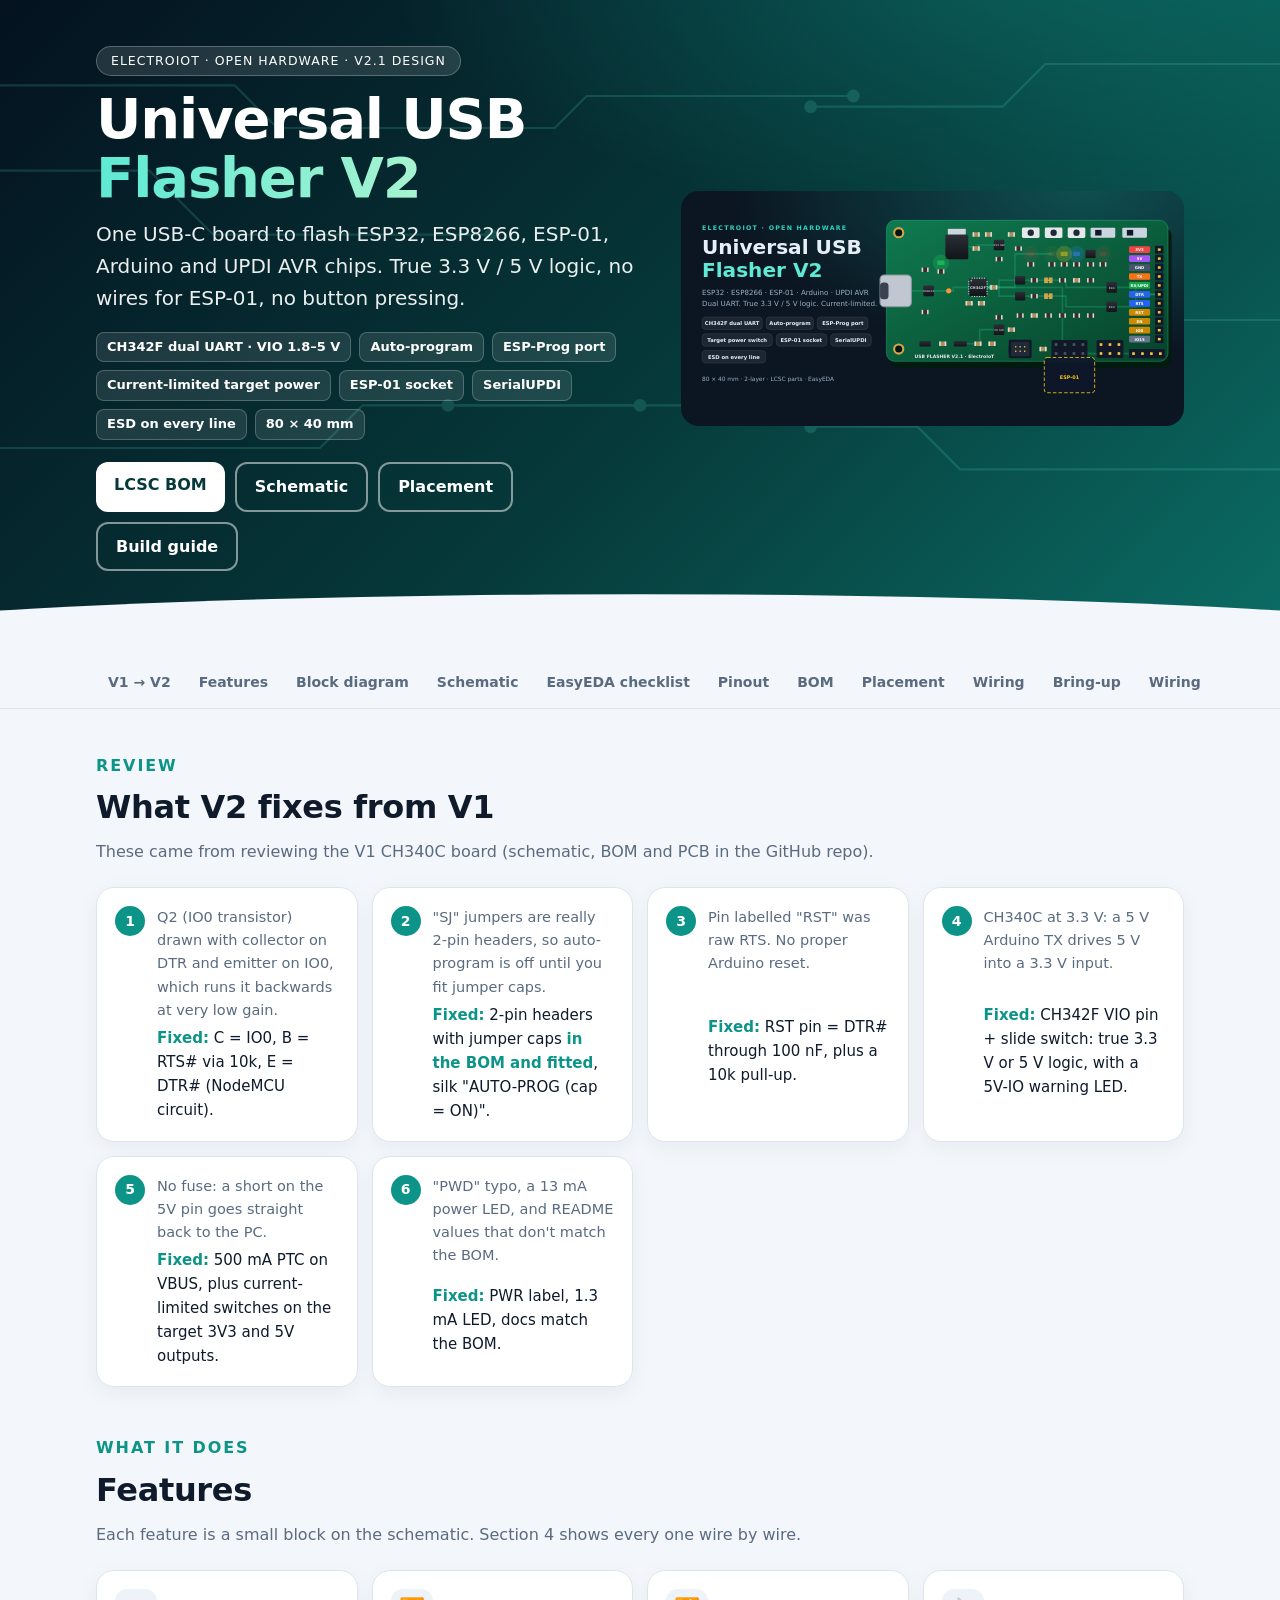
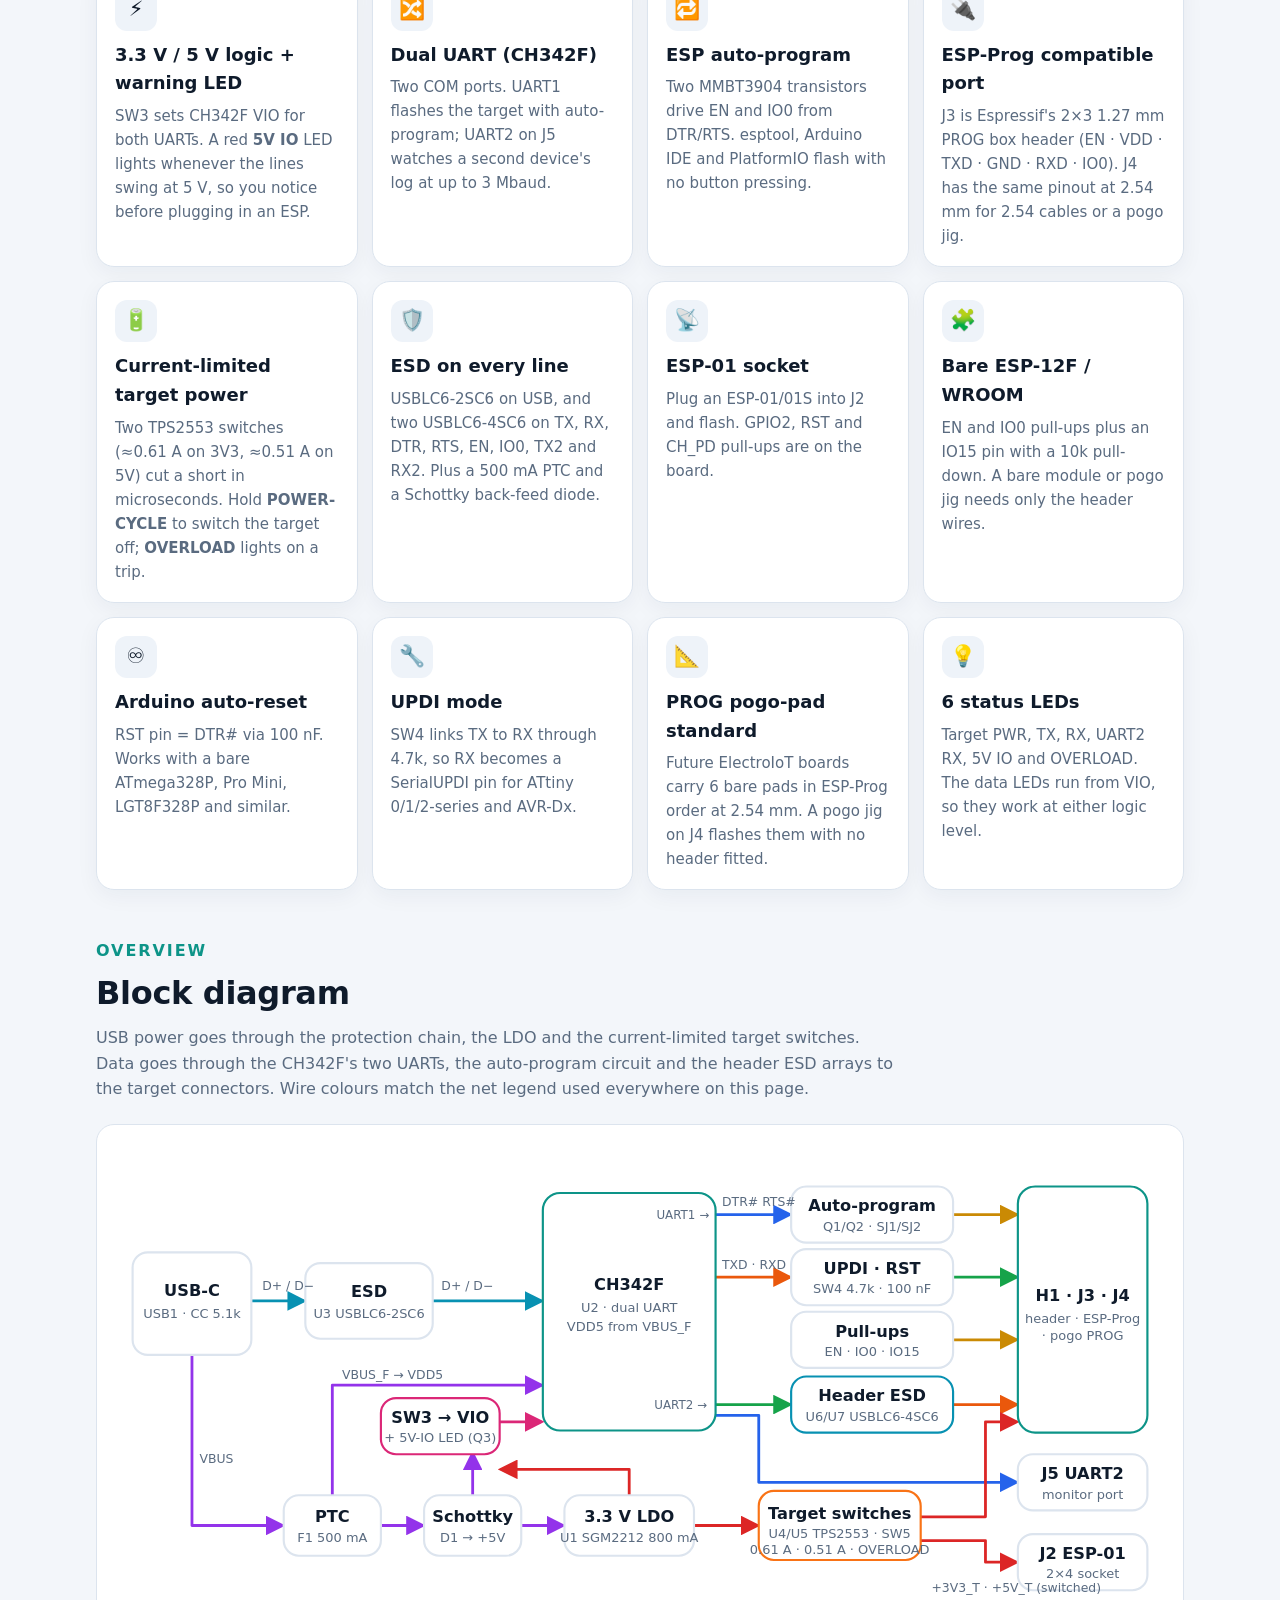
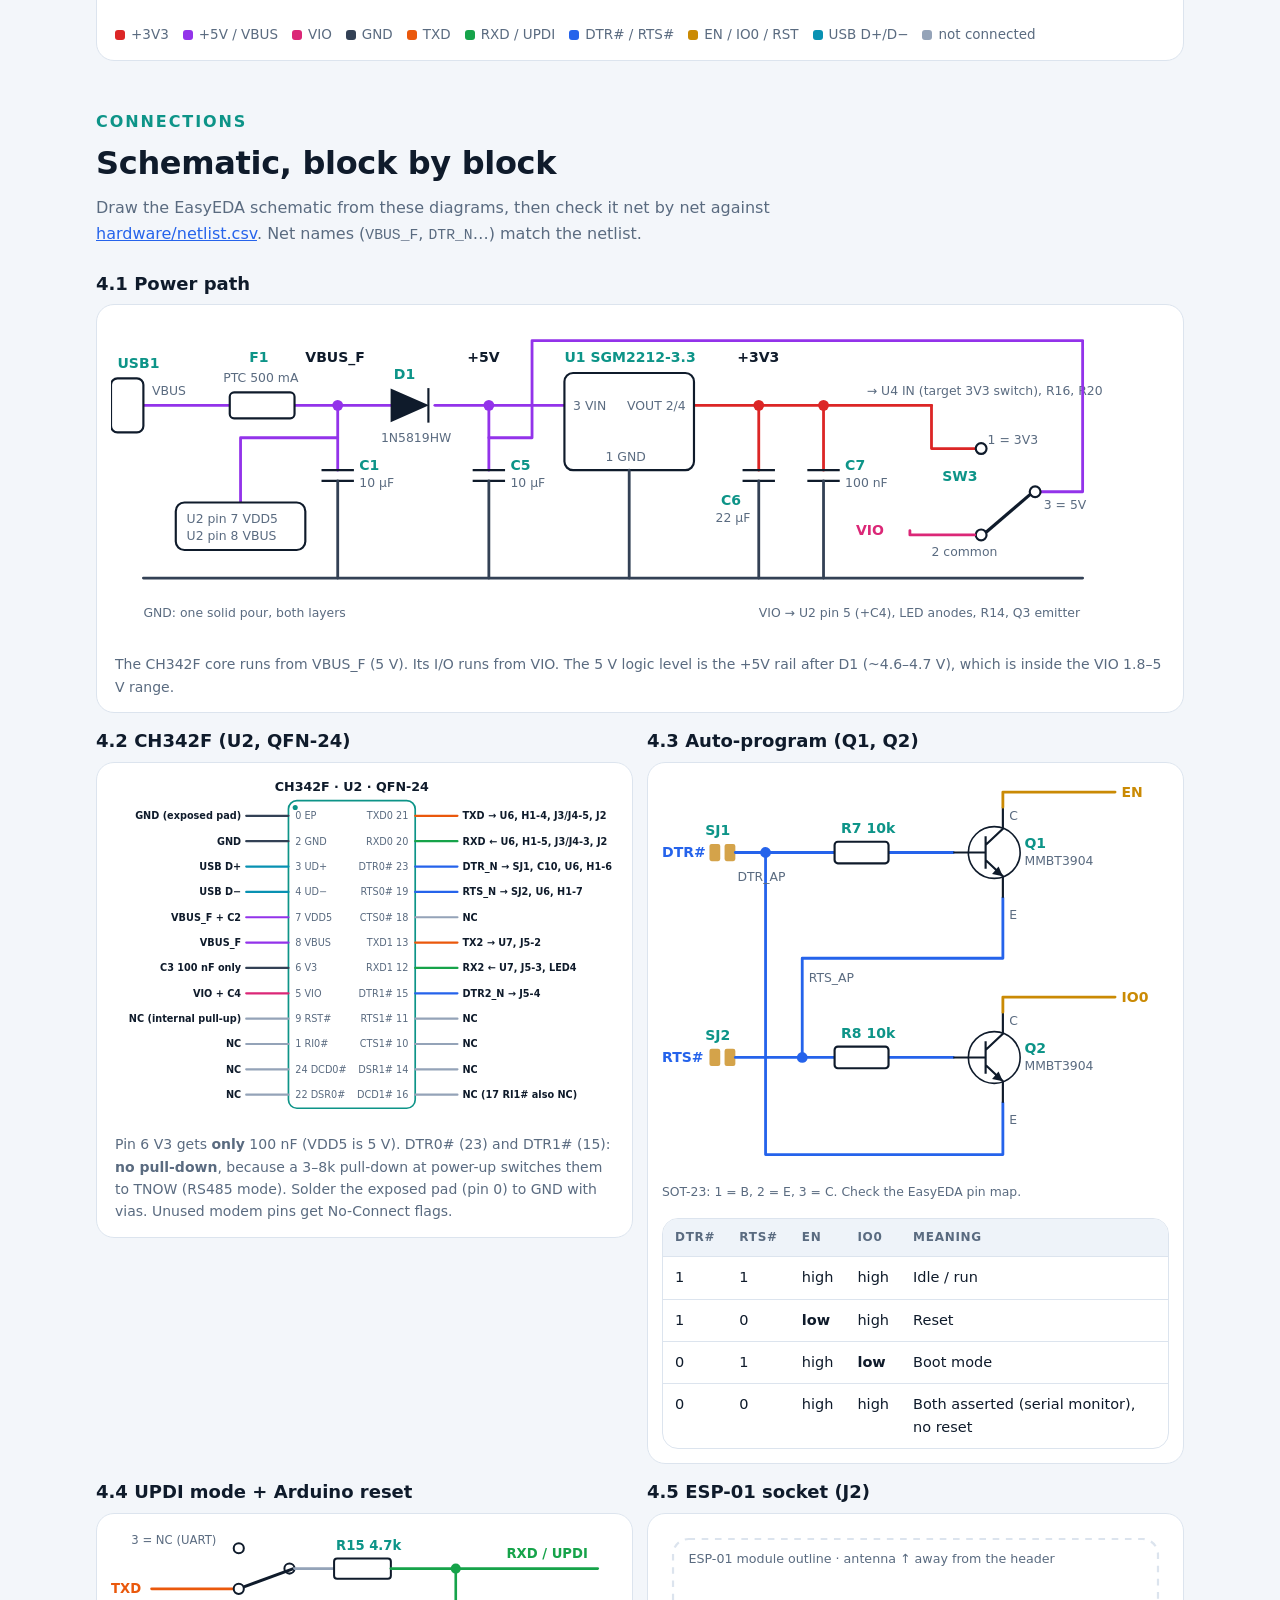
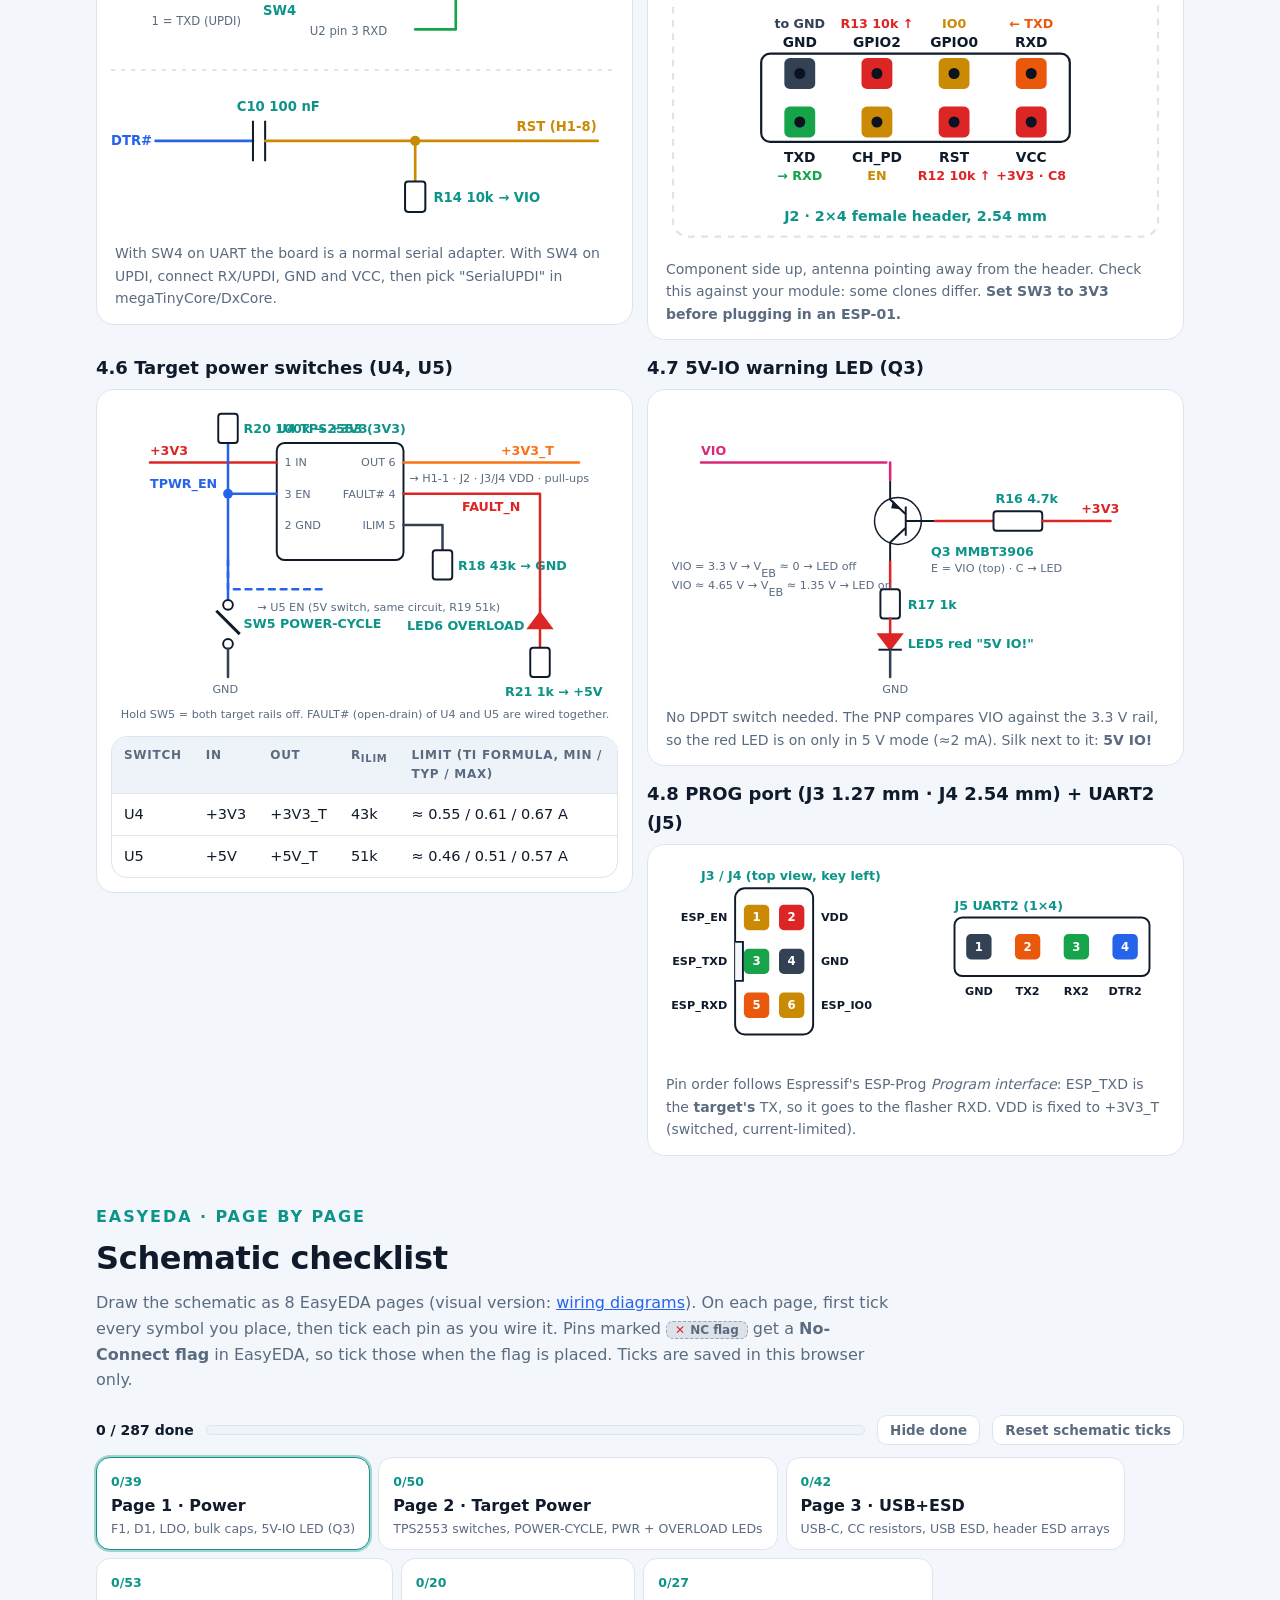
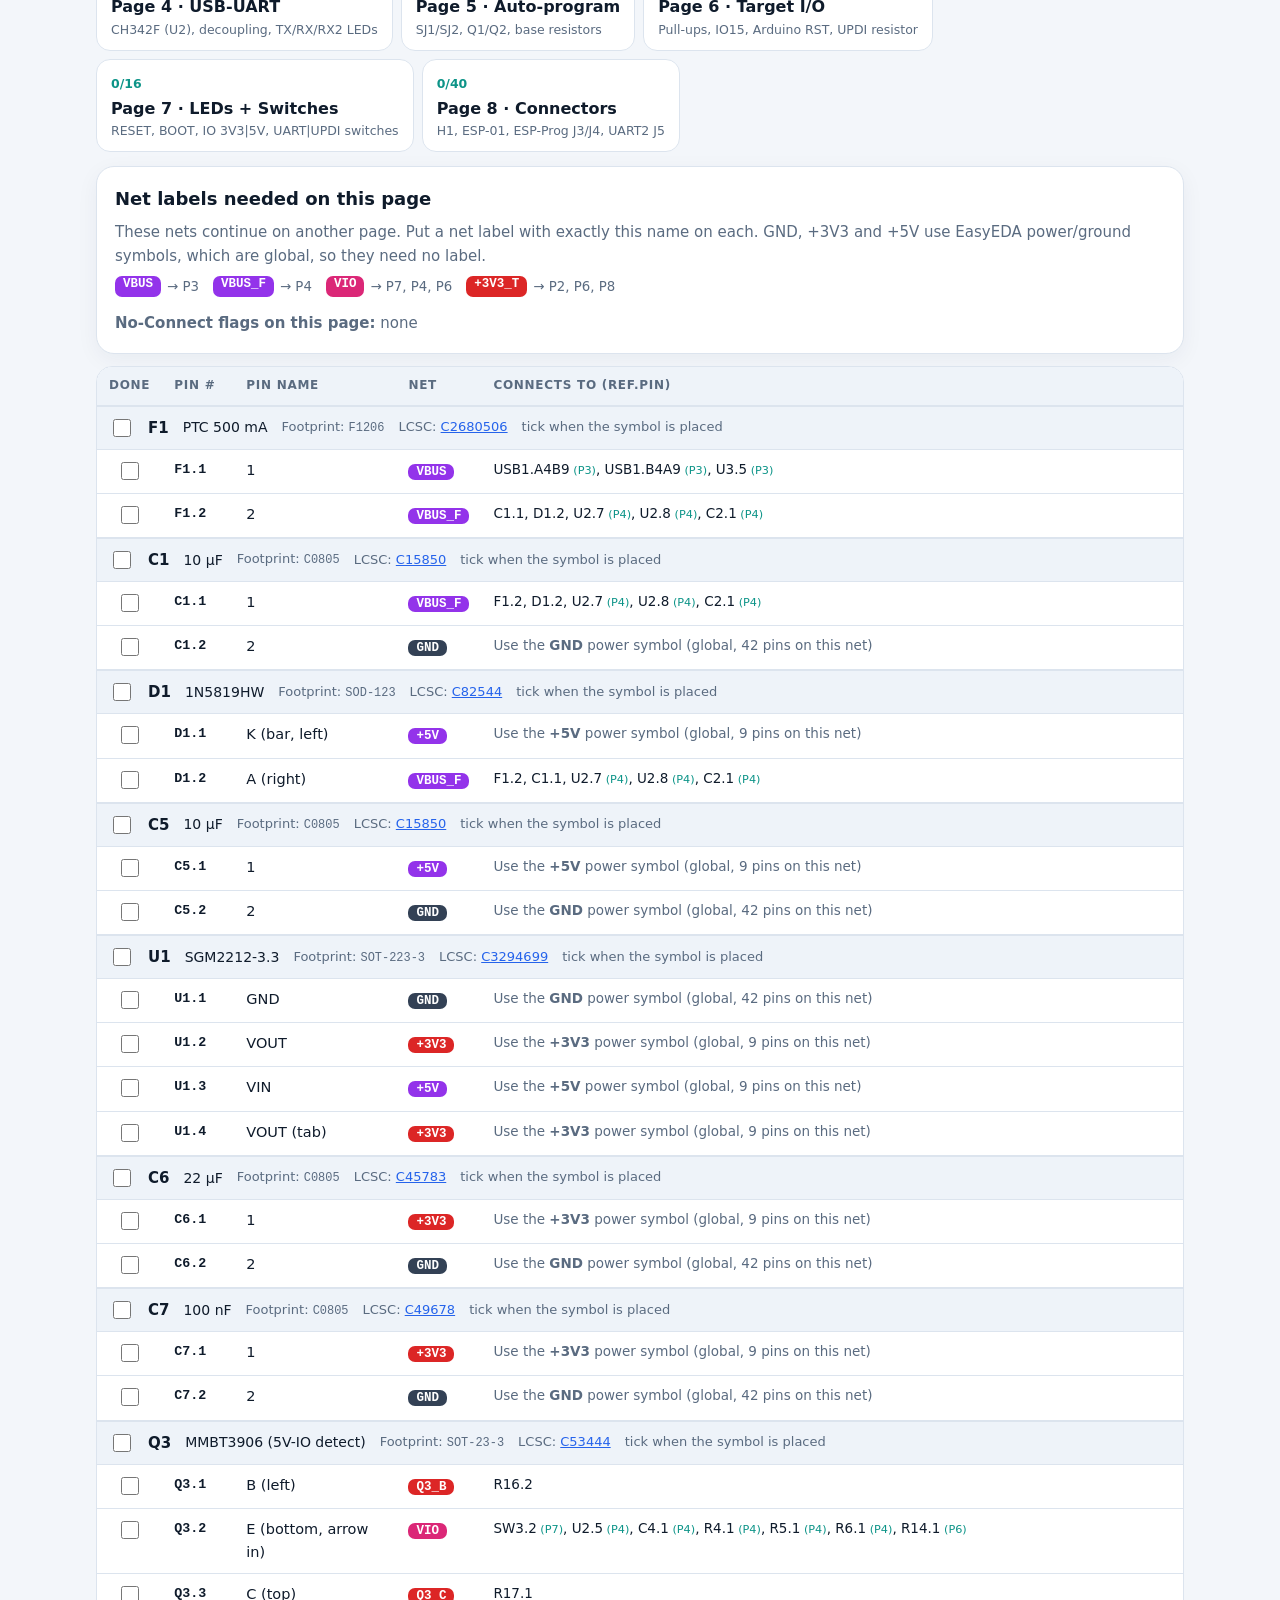
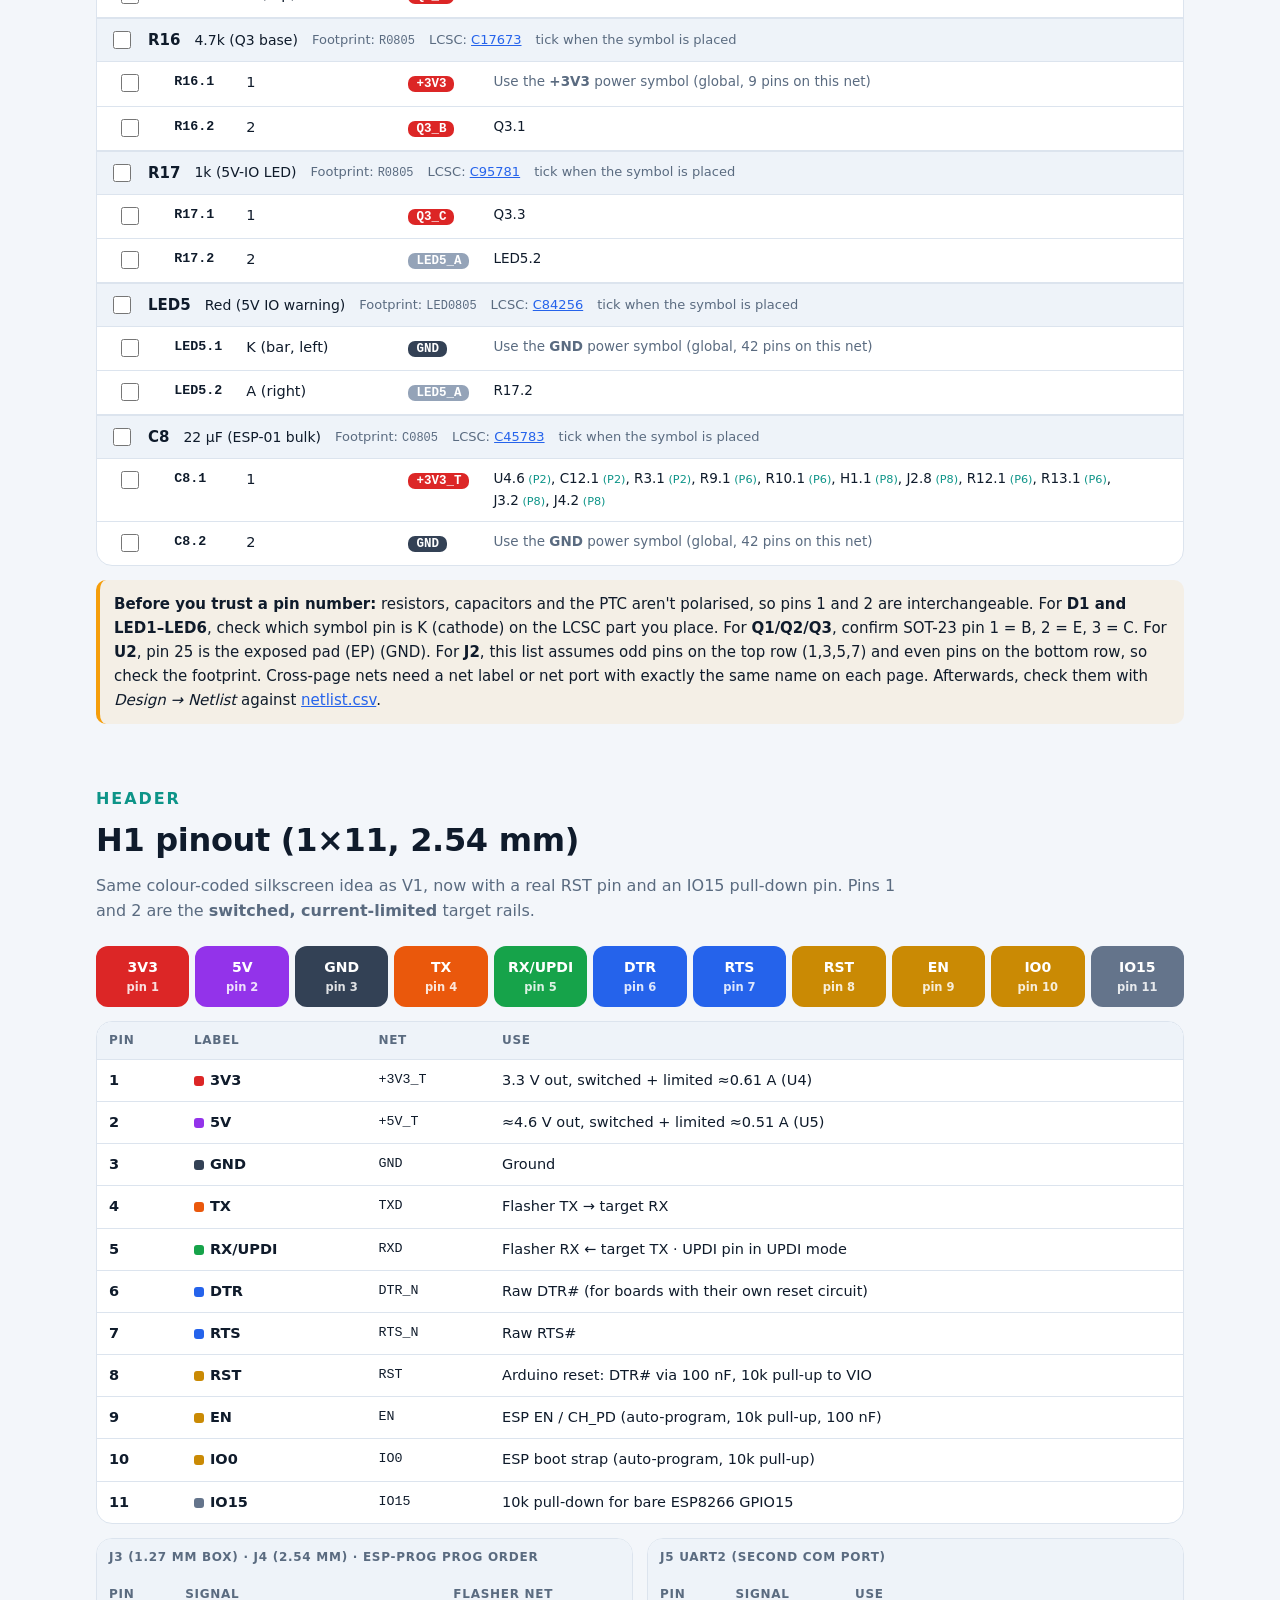
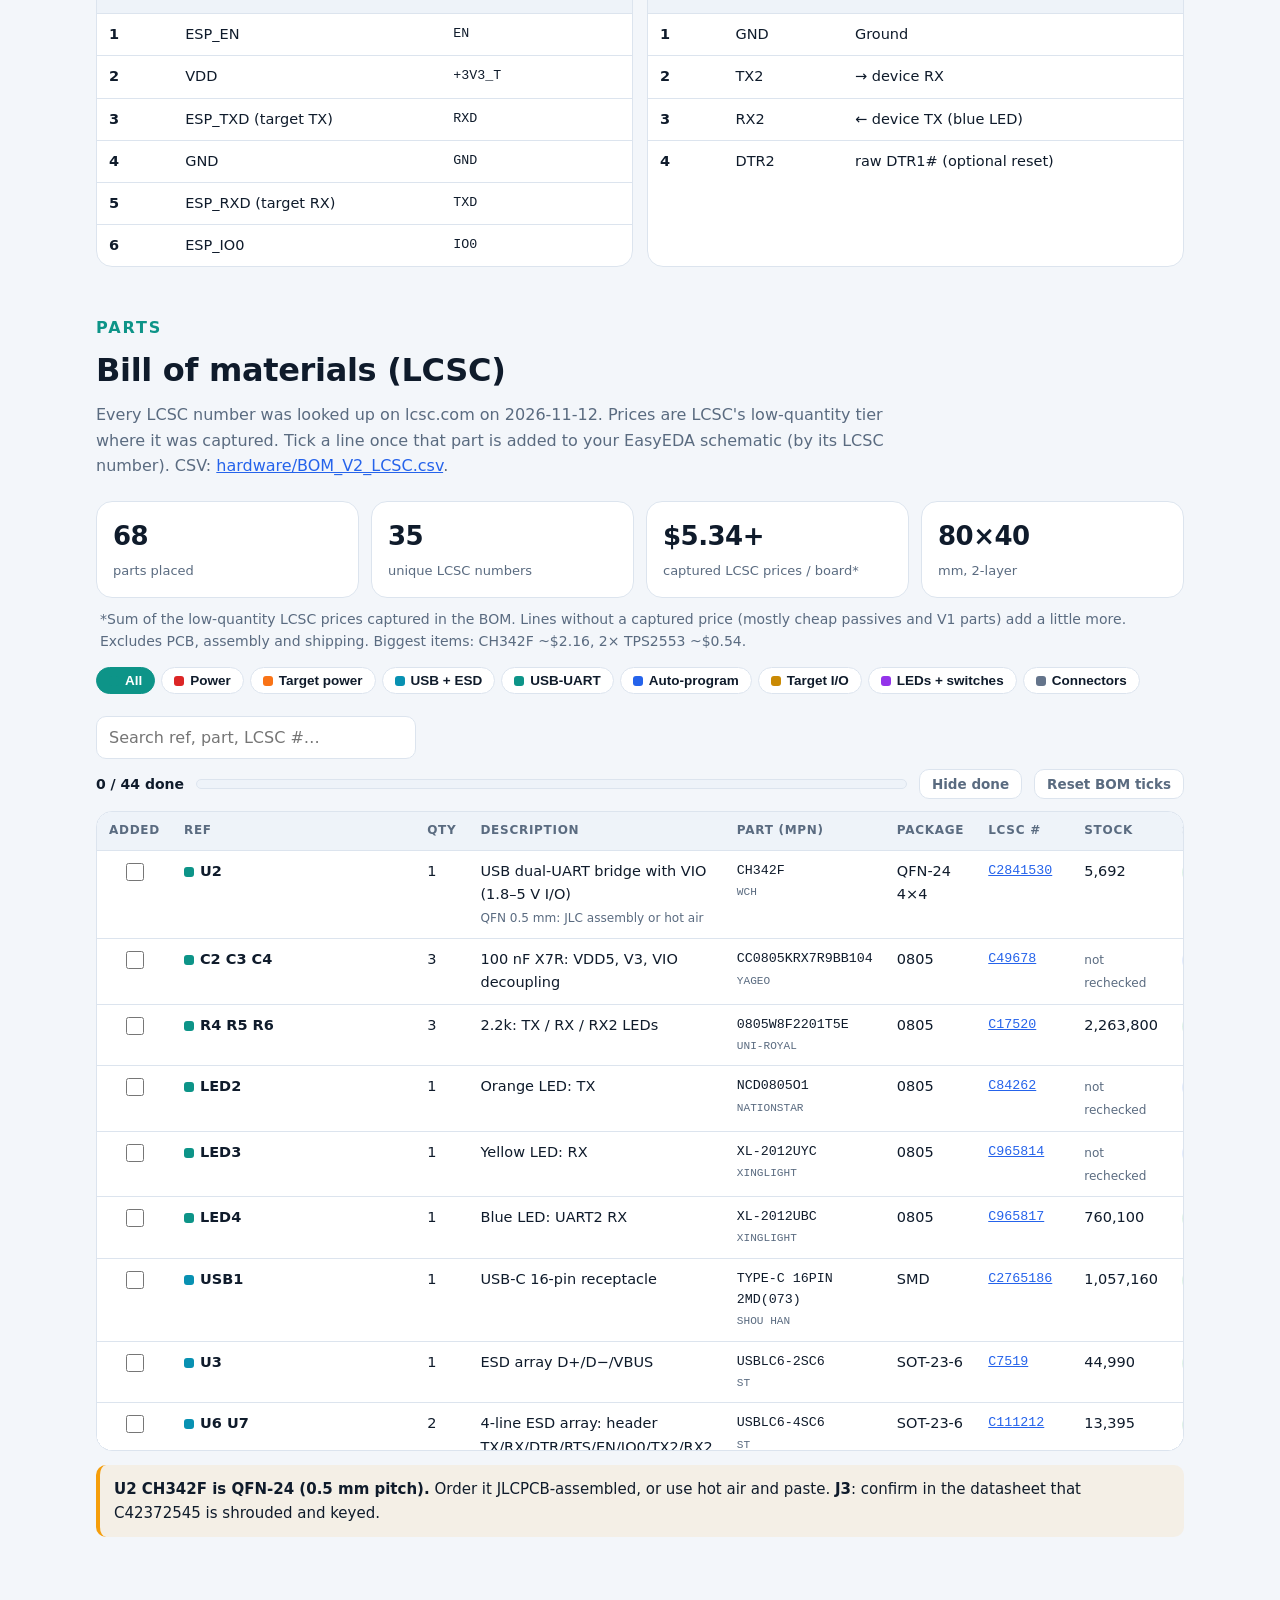
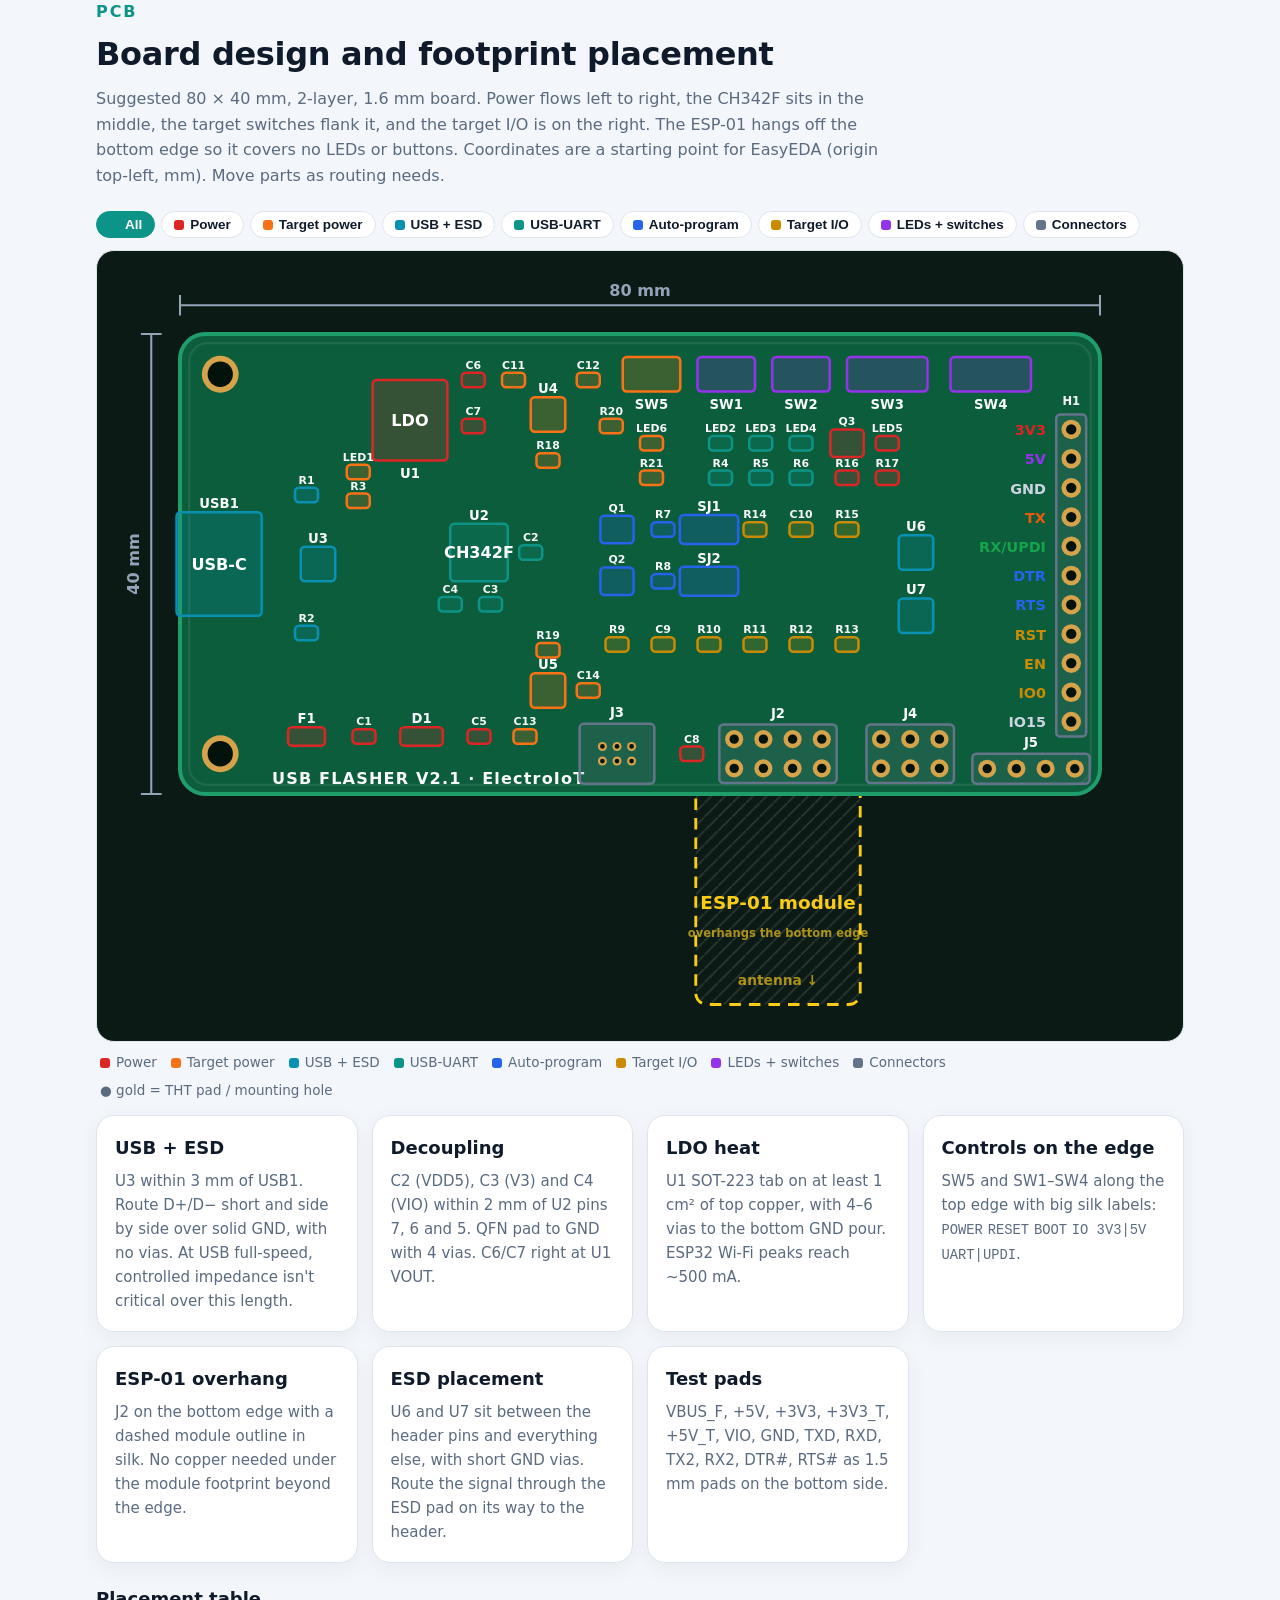
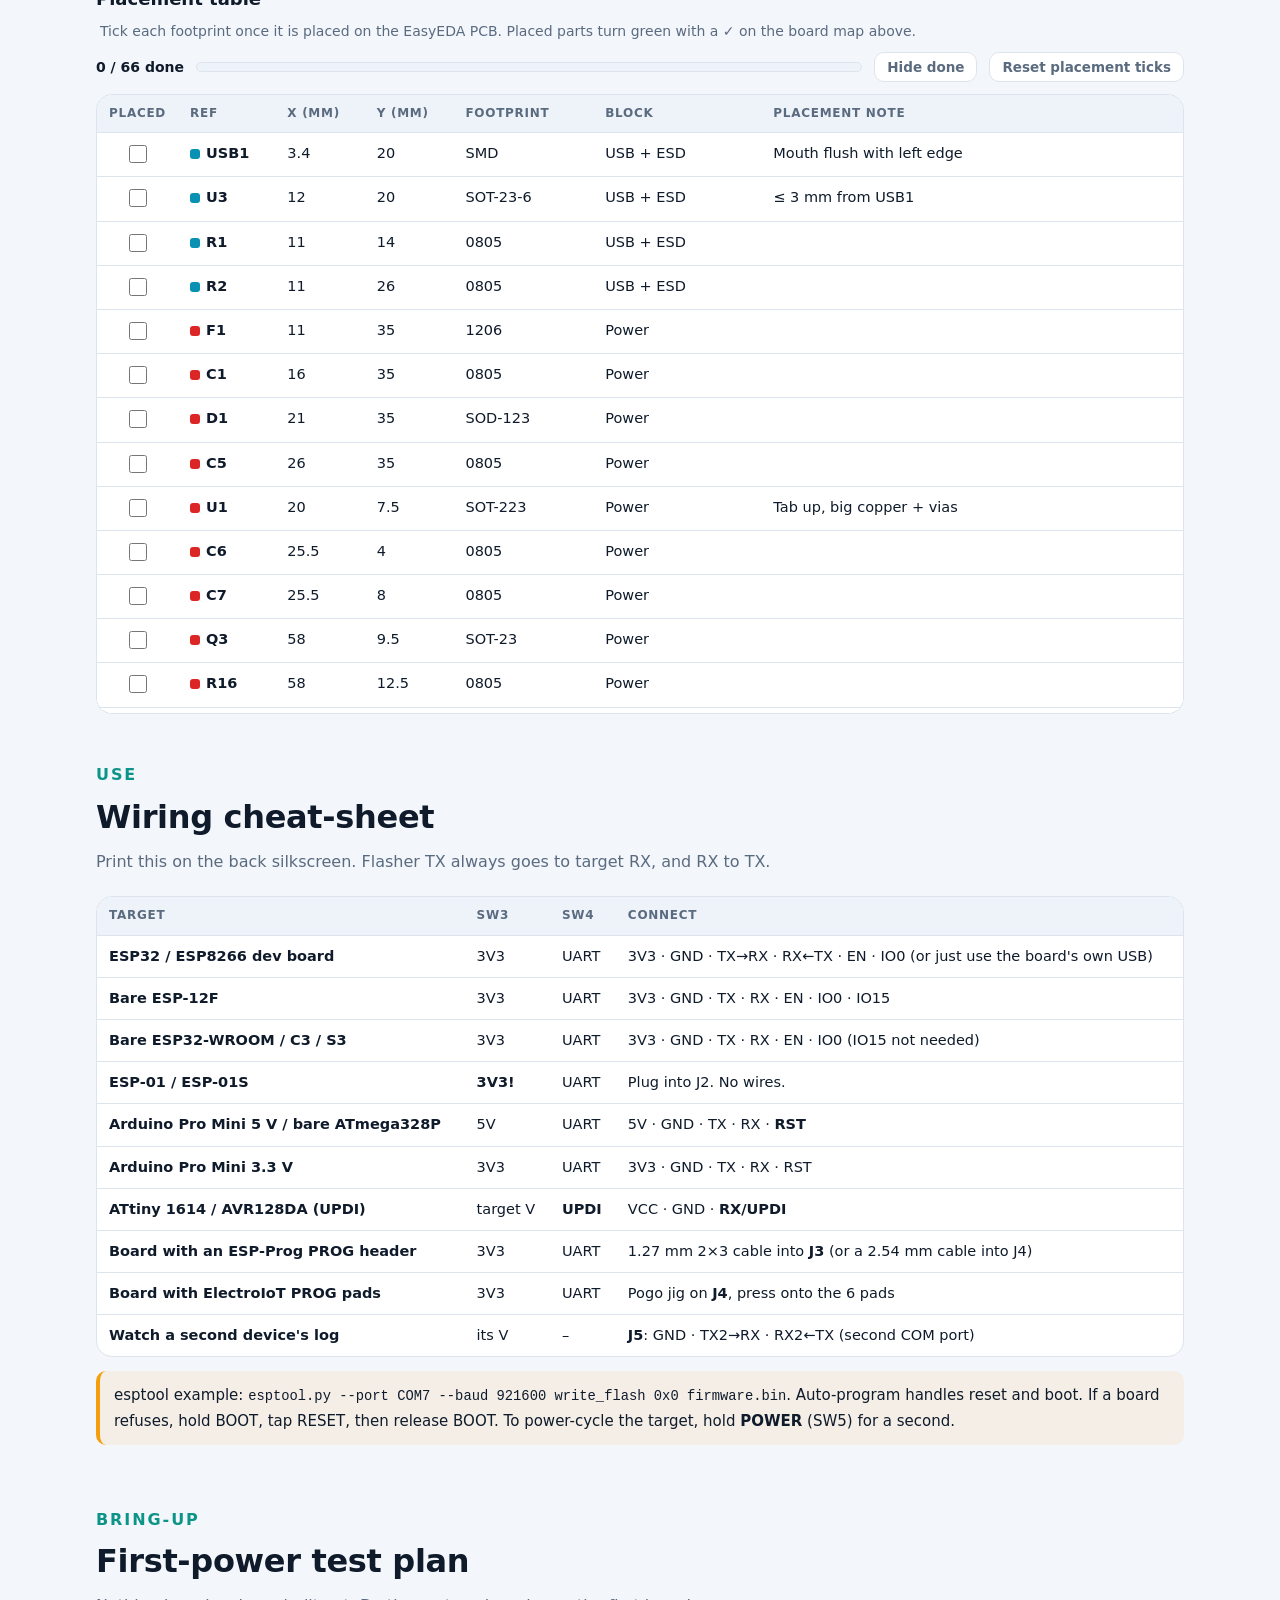
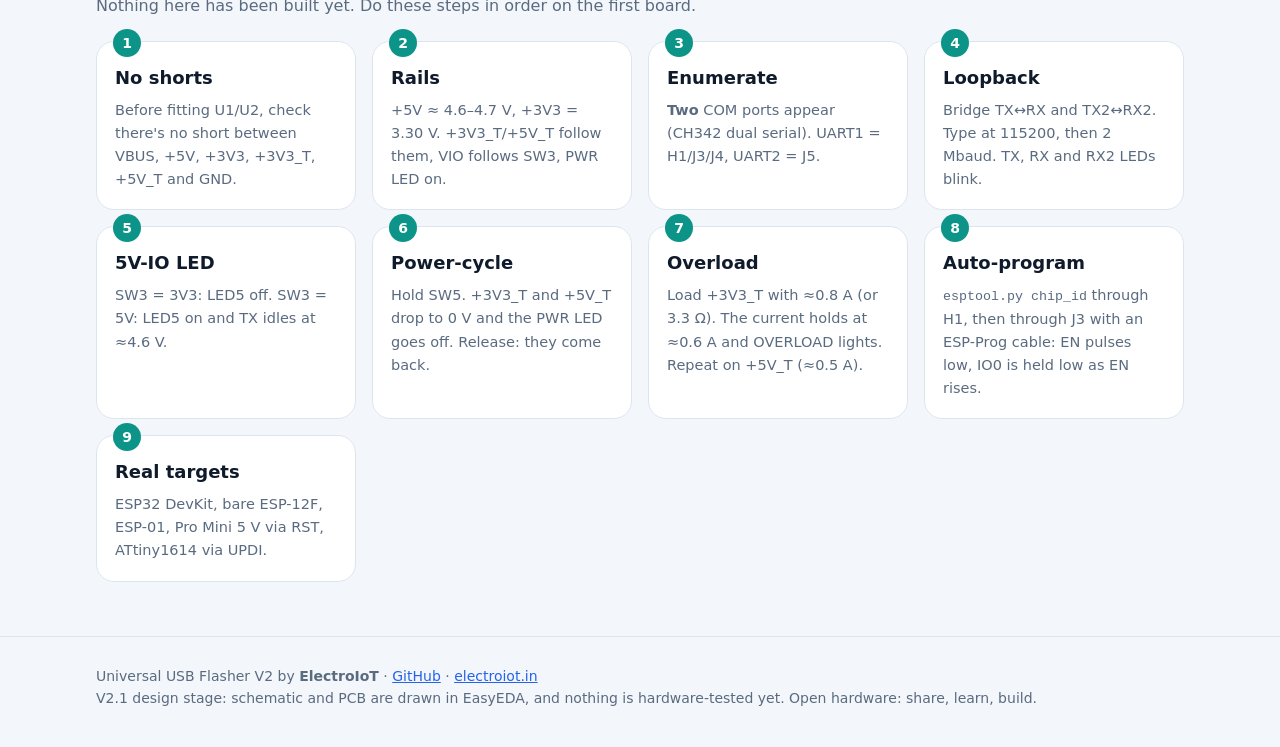
<file: back/index.html>
<!doctype html>
<html lang="en">
<head>
<meta charset="utf-8">
<meta name="viewport" content="width=device-width,initial-scale=1">
<title>Universal USB Flasher V2</title>
<meta name="description" content="Open-source CH342F dual-UART USB-C flasher for ESP32, ESP8266, ESP-01, Arduino and UPDI AVR: design plan, schematic connections, LCSC BOM and footprint placement.">
<style>
:root{
  --bg:#f3f6fa;--card:#ffffff;--ink:#0f1b2b;--mute:#5a6b80;--line:#dce4ee;--soft:#eef3f9;
  --a:#0d9488;--b:#2563eb;--hero1:#04121f;--hero2:#063a3a;--hero3:#0d9488;
  --n3v3:#dc2626;--n5v:#9333ea;--nvio:#db2777;--ngnd:#334155;--ntx:#ea580c;--nrx:#16a34a;--nctl:#2563eb;--nesp:#ca8a04;--nusb:#0891b2;--nnc:#94a3b8;
  --sym:#0f1b2b;--pcb:#0b5d3b;--pcb2:#0a4f33;--pad:#d4a34a;--silk:#f8fafc;
}
@media (prefers-color-scheme:dark){:root:not([data-theme="light"]){
  --bg:#07111c;--card:#0e1b2a;--ink:#e6eef8;--mute:#9cb0c6;--line:#1e3246;--soft:#122335;
  --a:#2dd4bf;--b:#60a5fa;
  --n3v3:#f87171;--n5v:#c084fc;--nvio:#f472b6;--ngnd:#94a3b8;--ntx:#fb923c;--nrx:#4ade80;--nctl:#60a5fa;--nesp:#facc15;--nusb:#22d3ee;--nnc:#64748b;
  --sym:#e6eef8;
}}
:root[data-theme="dark"]{
  --bg:#07111c;--card:#0e1b2a;--ink:#e6eef8;--mute:#9cb0c6;--line:#1e3246;--soft:#122335;
  --a:#2dd4bf;--b:#60a5fa;
  --n3v3:#f87171;--n5v:#c084fc;--nvio:#f472b6;--ngnd:#94a3b8;--ntx:#fb923c;--nrx:#4ade80;--nctl:#60a5fa;--nesp:#facc15;--nusb:#22d3ee;--nnc:#64748b;
  --sym:#e6eef8;
}
*{box-sizing:border-box}
html{scroll-behavior:smooth}
body{margin:0;background:var(--bg);color:var(--ink);font:16px/1.6 system-ui,"Segoe UI",Roboto,sans-serif}
a{color:var(--b)}
code,.mono{font-family:ui-monospace,"Cascadia Code",Consolas,monospace;font-size:.92em}
.wrap{max-width:1120px;margin:0 auto;padding:0 16px}

/* hero */
header.hero{position:relative;overflow:hidden;color:#fff;padding:46px 0 86px;
  background:radial-gradient(1200px 500px at 85% -10%,#14b8a655,transparent 60%),linear-gradient(135deg,var(--hero1) 0%,var(--hero2) 55%,#0b6e66 100%)}
.hero:after{content:"";position:absolute;left:0;right:0;bottom:-1px;height:64px;background:var(--bg);clip-path:ellipse(75% 100% at 50% 100%)}
.traces{position:absolute;inset:0;opacity:.16}
.hero .wrap{position:relative;z-index:1;display:grid;grid-template-columns:1.05fr .95fr;gap:28px;align-items:center}
@media(max-width:860px){.hero .wrap{grid-template-columns:1fr}}
.kicker{display:inline-block;background:#ffffff1f;border:1px solid #ffffff40;border-radius:99px;padding:4px 14px;font-size:12.5px;letter-spacing:.08em;text-transform:uppercase}
h1{font-size:clamp(32px,5.6vw,56px);line-height:1.05;margin:14px 0 10px;letter-spacing:-.02em}
h1 span{background:linear-gradient(90deg,#5eead4,#a7f3d0);-webkit-background-clip:text;background-clip:text;color:transparent}
.tagline{font-size:clamp(16px,2.2vw,20px);opacity:.92;margin:0 0 18px;max-width:34em}
.badges{display:flex;flex-wrap:wrap;gap:8px}
.badge{background:#ffffff1a;border:1px solid #ffffff38;border-radius:8px;padding:4px 10px;font-size:13px;font-weight:600}
.cta{display:flex;flex-wrap:wrap;gap:10px;margin-top:22px}
.btn{display:inline-block;padding:10px 18px;border-radius:12px;font-weight:700;text-decoration:none;background:#fff;color:#063a3a}
.btn.o{background:transparent;color:#fff;border:2px solid #ffffff80}
.hero svg.board{width:100%;height:auto;filter:drop-shadow(0 18px 34px rgba(0,0,0,.45))}

/* nav */
nav.toc{position:sticky;top:0;z-index:5;background:color-mix(in srgb,var(--bg) 88%,transparent);backdrop-filter:blur(8px);border-bottom:1px solid var(--line)}
nav.toc .wrap{display:flex;gap:4px;overflow-x:auto;padding-top:8px;padding-bottom:8px;scrollbar-width:none}
nav.toc a{white-space:nowrap;text-decoration:none;color:var(--mute);font-weight:600;font-size:14px;padding:6px 12px;border-radius:99px}
nav.toc a:hover{background:var(--soft);color:var(--ink)}

section{padding:44px 0 4px;scroll-margin-top:56px}
h2{font-size:clamp(24px,3.4vw,32px);margin:0 0 6px;letter-spacing:-.01em}
h2 small{font-size:.5em;color:var(--a);font-weight:800;letter-spacing:.12em;text-transform:uppercase;display:block;margin-bottom:4px}
.lead{color:var(--mute);margin:0 0 22px;max-width:50em}
h3{margin:0 0 6px;font-size:18px}
.grid{display:grid;grid-template-columns:repeat(auto-fit,minmax(240px,1fr));gap:14px}
.card{background:var(--card);border:1px solid var(--line);border-radius:18px;padding:18px;box-shadow:0 6px 22px rgba(8,40,70,.05)}
.card p{margin:0;color:var(--mute);font-size:15px}
.ico{width:42px;height:42px;border-radius:12px;display:grid;place-items:center;font-size:21px;background:var(--soft);margin-bottom:10px}
.fix{display:grid;grid-template-columns:auto 1fr;gap:4px 12px;align-items:start}
.fix .num{grid-row:span 2;width:30px;height:30px;border-radius:50%;background:var(--a);color:#fff;font-weight:800;display:grid;place-items:center;font-size:14px}
.fix .was{color:var(--mute);font-size:14.5px}
.fix .now{font-size:15px}
.fix .now b{color:var(--a)}

.figure{background:var(--card);border:1px solid var(--line);border-radius:18px;padding:14px;overflow-x:auto}
.figure svg{display:block;width:100%;height:auto;min-width:640px}
.figcap{color:var(--mute);font-size:14px;margin:10px 4px 0}
.two{display:grid;grid-template-columns:1fr 1fr;gap:14px}
@media(max-width:900px){.two{grid-template-columns:1fr}}

table{width:100%;border-collapse:collapse;font-size:14.5px}
.tbl{background:var(--card);border:1px solid var(--line);border-radius:16px;overflow:auto}
th,td{padding:9px 12px;text-align:left;border-top:1px solid var(--line);vertical-align:top}
th{background:var(--soft);font-size:12px;text-transform:uppercase;letter-spacing:.06em;color:var(--mute);border-top:0;position:sticky;top:0}
td.ref{font-weight:700;white-space:nowrap}
.pill{display:inline-block;padding:2px 9px;border-radius:99px;font-size:12px;font-weight:700;white-space:nowrap}
.p-ok{background:#16a34a22;color:#15803d}.p-warn{background:#f59e0b26;color:#b45309}.p-info{background:#2563eb1f;color:#1d4ed8}
@media (prefers-color-scheme:dark){:root:not([data-theme="light"]) .p-ok{color:#4ade80}:root:not([data-theme="light"]) .p-warn{color:#fbbf24}:root:not([data-theme="light"]) .p-info{color:#93c5fd}}
.dot{display:inline-block;width:10px;height:10px;border-radius:3px;margin-right:6px;vertical-align:-1px}
.chips{display:flex;flex-wrap:wrap;gap:6px;margin:0 0 12px}
.chip{border:1px solid var(--line);background:var(--card);color:var(--ink);border-radius:99px;padding:5px 12px;font-weight:600;font-size:13.5px;cursor:pointer}
.chip[aria-pressed="true"]{background:var(--a);border-color:var(--a);color:#fff}
.bomtools{display:flex;flex-wrap:wrap;gap:10px;align-items:center;justify-content:space-between;margin-bottom:10px}
.bomtools input{flex:1;min-width:200px;max-width:320px;padding:8px 12px;border-radius:10px;border:1px solid var(--line);background:var(--card);color:var(--ink);font:inherit}
.stats{display:grid;grid-template-columns:repeat(auto-fit,minmax(150px,1fr));gap:12px;margin:0 0 16px}
.stat{background:var(--card);border:1px solid var(--line);border-radius:16px;padding:14px 16px}
.stat b{display:block;font-size:26px;letter-spacing:-.02em}
.stat span{color:var(--mute);font-size:13px}

.legend{display:flex;flex-wrap:wrap;gap:6px 14px;font-size:13.5px;color:var(--mute);margin:10px 4px 0}
.pins{display:flex;gap:6px;flex-wrap:wrap}
.pinbox{flex:1;min-width:84px;border-radius:12px;padding:10px 8px;text-align:center;color:#fff;font-weight:800;font-size:14px}
.pinbox small{display:block;font-weight:600;opacity:.85;font-size:11.5px}
.warn{border-left:4px solid #f59e0b;background:#f59e0b14;padding:12px 14px;border-radius:10px;margin:14px 0;font-size:15px}
.steps{counter-reset:s;display:grid;grid-template-columns:repeat(auto-fit,minmax(230px,1fr));gap:16px;margin-top:8px}
.step{position:relative;background:var(--card);border:1px solid var(--line);border-radius:18px;padding:22px 18px 18px}
.step:before{counter-increment:s;content:counter(s);position:absolute;top:-13px;left:16px;width:28px;height:28px;border-radius:50%;background:var(--a);color:#fff;font-weight:800;display:grid;place-items:center;font-size:14px}
.step p{margin:0;color:var(--mute);font-size:14.5px}
.ck{width:18px;height:18px;accent-color:var(--a);cursor:pointer;vertical-align:-3px}
tr.done td{opacity:.55}tr.done td:first-child,tr.done td.tick{opacity:1}
td.tick{width:38px;text-align:center}
.prog{display:flex;align-items:center;gap:12px;margin:0 0 12px;flex-wrap:wrap}
.bar{flex:1;min-width:160px;height:10px;border-radius:99px;background:var(--soft);border:1px solid var(--line);overflow:hidden}
.bar i{display:block;height:100%;background:linear-gradient(90deg,var(--a),#22c55e);width:0;transition:width .25s}
.prog b{font-size:14px;white-space:nowrap}
.tbtn{border:1px solid var(--line);background:var(--card);color:var(--mute);border-radius:10px;padding:6px 12px;font:600 13.5px system-ui;cursor:pointer}
.tbtn:hover{color:var(--ink)}
.ptabs{display:flex;gap:8px;flex-wrap:wrap;margin:0 0 14px}
.ptab{border:1px solid var(--line);background:var(--card);color:var(--ink);border-radius:14px;padding:10px 14px;cursor:pointer;text-align:left;font:inherit;min-width:170px}
.ptab small{display:block;color:var(--mute);font-size:12.5px}
.ptab[aria-pressed="true"]{border-color:var(--a);box-shadow:0 0 0 2px color-mix(in srgb,var(--a) 35%,transparent)}
.ptab .pp{font-weight:800;color:var(--a);font-size:12.5px}
.net{display:inline-block;padding:1px 8px;border-radius:7px;font:700 12.5px ui-monospace,Consolas,monospace;color:#fff;white-space:nowrap}
.ncflag{white-space:nowrap;display:inline-flex;align-items:center;gap:5px;padding:1px 8px;border-radius:7px;font:800 12px system-ui;background:#64748b26;color:var(--mute);border:1px dashed var(--nnc)}
.ncflag:before{content:"\2715";color:#dc2626;font-weight:900}
.partline{display:flex;flex-wrap:wrap;align-items:center;gap:6px 14px;background:var(--soft);border-top:1px solid var(--line);padding:9px 12px;font-size:14px}
.partline b{font-size:15px}
.partline .mute{color:var(--mute);font-size:13px}
.labels{display:flex;flex-wrap:wrap;gap:6px;margin:8px 0 14px}
footer{margin-top:50px;padding:28px 0 40px;border-top:1px solid var(--line);color:var(--mute);font-size:14px}

/* svg helpers */
.s-sym{stroke:var(--sym);fill:none;stroke-width:2}
.s-fill{fill:var(--card);stroke:var(--sym);stroke-width:2}
.s-txt{fill:var(--ink);font:600 13px system-ui,Segoe UI,sans-serif}
.s-sm{fill:var(--mute);font:500 11.5px system-ui,Segoe UI,sans-serif}
.s-ref{fill:var(--a);font:800 13px system-ui,Segoe UI,sans-serif}
.w{fill:none;stroke-width:2.6;stroke-linecap:round;stroke-linejoin:round}
.j{stroke:none}
.blk{fill:var(--card);stroke:var(--line);stroke-width:2}
.blkt{fill:var(--ink);font:800 15px system-ui,Segoe UI,sans-serif}
.blks{fill:var(--mute);font:500 12px system-ui,Segoe UI,sans-serif}
</style>
</head>
<body>

<header class="hero">
  <svg class="traces" viewBox="0 0 1200 500" preserveAspectRatio="xMidYMid slice" aria-hidden="true">
    <g fill="none" stroke="#5eead4" stroke-width="2">
      <path d="M0 80H220l40 40H520l30-30H800"/><path d="M0 160H140l60 60H460"/><path d="M1200 60H980l-40 40H760"/>
      <path d="M1200 300H1020l-50 50H700l-30 30H420"/><path d="M0 420H300l40-40H600"/><path d="M1200 440H900l-40-40H760"/>
    </g>
    <g fill="#5eead4"><circle cx="800" cy="90" r="6"/><circle cx="460" cy="220" r="6"/><circle cx="760" cy="100" r="6"/><circle cx="420" cy="380" r="6"/><circle cx="600" cy="380" r="6"/><circle cx="760" cy="400" r="6"/></g>
  </svg>
  <div class="wrap">
    <div>
      <span class="kicker">ElectroIoT · Open hardware · V2.1 design</span>
      <h1>Universal USB <span>Flasher V2</span></h1>
      <p class="tagline">One USB-C board to flash ESP32, ESP8266, ESP-01, Arduino and UPDI AVR chips. True 3.3&nbsp;V / 5&nbsp;V logic, no wires for ESP-01, no button pressing.</p>
      <div class="badges">
        <span class="badge">CH342F dual UART · VIO 1.8–5 V</span><span class="badge">Auto-program</span><span class="badge">ESP-Prog port</span><span class="badge">Current-limited target power</span><span class="badge">ESP-01 socket</span><span class="badge">SerialUPDI</span><span class="badge">ESD on every line</span><span class="badge">80 × 40 mm</span>
      </div>
      <div class="cta">
        <a class="btn" href="#bom">LCSC BOM</a>
        <a class="btn o" href="#schematic">Schematic</a>
        <a class="btn o" href="#placement">Placement</a>
        <a class="btn o" href="build-guide.html">Build guide</a>
      </div>
    </div>
    <img src="../images/hero.svg" alt="Universal USB Flasher V2 board render" style="width:100%;height:auto;border-radius:18px">
  </div>
</header>

<nav class="toc"><div class="wrap">
  <a href="#fixes">V1 → V2</a><a href="#features">Features</a><a href="#block">Block diagram</a><a href="#schematic">Schematic</a><a href="#sch-check">EasyEDA checklist</a><a href="#pinout">Pinout</a><a href="#bom">BOM</a><a href="#placement">Placement</a><a href="#wiring">Wiring</a><a href="#test">Bring-up</a><a href="schematic-wiring.html">Wiring ↗</a><a href="build-guide.html">Build guide ↗</a><a href="pogo-jig.html">Pogo jig ↗</a>
</div></nav>

<main class="wrap">

<!-- FIXES -->
<section id="fixes">
  <h2><small>Review</small>What V2 fixes from V1</h2>
  <p class="lead">These came from reviewing the V1 CH340C board (schematic, BOM and PCB in the GitHub repo).</p>
  <div class="grid">
    <div class="card fix"><span class="num">1</span><div class="was">Q2 (IO0 transistor) drawn with collector on DTR and emitter on IO0, which runs it backwards at very low gain.</div><div class="now"><b>Fixed:</b> C = IO0, B = RTS# via 10k, E = DTR# (NodeMCU circuit).</div></div>
    <div class="card fix"><span class="num">2</span><div class="was">"SJ" jumpers are really 2-pin headers, so auto-program is off until you fit jumper caps.</div><div class="now"><b>Fixed:</b> 2-pin headers with jumper caps <b>in the BOM and fitted</b>, silk "AUTO-PROG (cap = ON)".</div></div>
    <div class="card fix"><span class="num">3</span><div class="was">Pin labelled "RST" was raw RTS. No proper Arduino reset.</div><div class="now"><b>Fixed:</b> RST pin = DTR# through 100 nF, plus a 10k pull-up.</div></div>
    <div class="card fix"><span class="num">4</span><div class="was">CH340C at 3.3 V: a 5 V Arduino TX drives 5 V into a 3.3 V input.</div><div class="now"><b>Fixed:</b> CH342F VIO pin + slide switch: true 3.3 V or 5 V logic, with a 5V-IO warning LED.</div></div>
    <div class="card fix"><span class="num">5</span><div class="was">No fuse: a short on the 5V pin goes straight back to the PC.</div><div class="now"><b>Fixed:</b> 500 mA PTC on VBUS, plus current-limited switches on the target 3V3 and 5V outputs.</div></div>
    <div class="card fix"><span class="num">6</span><div class="was">"PWD" typo, a 13 mA power LED, and README values that don't match the BOM.</div><div class="now"><b>Fixed:</b> PWR label, 1.3 mA LED, docs match the BOM.</div></div>
  </div>
</section>

<!-- FEATURES -->
<section id="features">
  <h2><small>What it does</small>Features</h2>
  <p class="lead">Each feature is a small block on the schematic. Section 4 shows every one wire by wire.</p>
  <div class="grid">
    <div class="card"><div class="ico">⚡</div><h3>3.3 V / 5 V logic + warning LED</h3><p>SW3 sets CH342F VIO for both UARTs. A red <b>5V IO</b> LED lights whenever the lines swing at 5 V, so you notice before plugging in an ESP.</p></div>
    <div class="card"><div class="ico">🔀</div><h3>Dual UART (CH342F)</h3><p>Two COM ports. UART1 flashes the target with auto-program; UART2 on J5 watches a second device's log at up to 3 Mbaud.</p></div>
    <div class="card"><div class="ico">🔁</div><h3>ESP auto-program</h3><p>Two MMBT3904 transistors drive EN and IO0 from DTR/RTS. esptool, Arduino IDE and PlatformIO flash with no button pressing.</p></div>
    <div class="card"><div class="ico">🔌</div><h3>ESP-Prog compatible port</h3><p>J3 is Espressif's 2×3 1.27 mm PROG box header (EN · VDD · TXD · GND · RXD · IO0). J4 has the same pinout at 2.54 mm for 2.54 cables or a pogo jig.</p></div>
    <div class="card"><div class="ico">🔋</div><h3>Current-limited target power</h3><p>Two TPS2553 switches (≈0.61 A on 3V3, ≈0.51 A on 5V) cut a short in microseconds. Hold <b>POWER-CYCLE</b> to switch the target off; <b>OVERLOAD</b> lights on a trip.</p></div>
    <div class="card"><div class="ico">🛡️</div><h3>ESD on every line</h3><p>USBLC6-2SC6 on USB, and two USBLC6-4SC6 on TX, RX, DTR, RTS, EN, IO0, TX2 and RX2. Plus a 500 mA PTC and a Schottky back-feed diode.</p></div>
    <div class="card"><div class="ico">📡</div><h3>ESP-01 socket</h3><p>Plug an ESP-01/01S into J2 and flash. GPIO2, RST and CH_PD pull-ups are on the board.</p></div>
    <div class="card"><div class="ico">🧩</div><h3>Bare ESP-12F / WROOM</h3><p>EN and IO0 pull-ups plus an IO15 pin with a 10k pull-down. A bare module or pogo jig needs only the header wires.</p></div>
    <div class="card"><div class="ico">♾️</div><h3>Arduino auto-reset</h3><p>RST pin = DTR# via 100 nF. Works with a bare ATmega328P, Pro Mini, LGT8F328P and similar.</p></div>
    <div class="card"><div class="ico">🔧</div><h3>UPDI mode</h3><p>SW4 links TX to RX through 4.7k, so RX becomes a SerialUPDI pin for ATtiny 0/1/2-series and AVR-Dx.</p></div>
    <div class="card"><div class="ico">📐</div><h3>PROG pogo-pad standard</h3><p>Future ElectroIoT boards carry 6 bare pads in ESP-Prog order at 2.54 mm. A pogo jig on J4 flashes them with no header fitted.</p></div>
    <div class="card"><div class="ico">💡</div><h3>6 status LEDs</h3><p>Target PWR, TX, RX, UART2 RX, 5V IO and OVERLOAD. The data LEDs run from VIO, so they work at either logic level.</p></div>
  </div>
</section>

<!-- BLOCK -->
<section id="block">
  <h2><small>Overview</small>Block diagram</h2>
  <p class="lead">USB power goes through the protection chain, the LDO and the current-limited target switches. Data goes through the CH342F's two UARTs, the auto-program circuit and the header ESD arrays to the target connectors. Wire colours match the net legend used everywhere on this page.</p>
  <div class="figure">
  <svg viewBox="0 0 980 440" role="img" aria-label="Block diagram">
    <defs><marker id="ar" viewBox="0 0 10 10" refX="8" refY="5" markerWidth="7" markerHeight="7" orient="auto-start-reverse"><path d="M0 0L10 5L0 10z" fill="context-stroke"/></marker></defs>
    <g class="w" marker-end="url(#ar)">
      <path d="M130 150H178" stroke="var(--nusb)"/>
      <path d="M298 150H398" stroke="var(--nusb)"/>
      <path d="M75 200V358H158" stroke="var(--n5v)"/>
      <path d="M250 358H288" stroke="var(--n5v)"/>
      <path d="M380 358H418" stroke="var(--n5v)"/>
      <path d="M540 358H598" stroke="var(--n3v3)"/>
      <path d="M205 330V228H398" stroke="var(--n5v)"/>
      <path d="M335 330V292" stroke="var(--n5v)"/>
      <path d="M480 330V306H362" stroke="var(--n3v3)"/>
      <path d="M360 262H398" stroke="var(--nvio)"/>
      <path d="M560 70H628" stroke="var(--nctl)"/>
      <path d="M560 128H628" stroke="var(--ntx)"/>
      <path d="M560 246H628" stroke="var(--nrx)"/>
      <path d="M780 70H838" stroke="var(--nesp)"/>
      <path d="M780 128H838" stroke="var(--nrx)"/>
      <path d="M780 186H838" stroke="var(--nesp)"/>
      <path d="M780 246H838" stroke="var(--ntx)"/>
      <path d="M560 256H600V318H838" stroke="var(--nctl)"/>
      <path d="M750 350H810V262H838" stroke="var(--n3v3)"/>
      <path d="M750 372H810V392H838" stroke="var(--n3v3)"/>
    </g>
    <g>
      <rect class="blk" x="20" y="105" width="110" height="95" rx="14"/><text class="blkt" x="75" y="145" text-anchor="middle">USB-C</text><text class="blks" x="75" y="166" text-anchor="middle">USB1 · CC 5.1k</text>
      <rect class="blk" x="180" y="115" width="118" height="70" rx="14"/><text class="blkt" x="239" y="146" text-anchor="middle">ESD</text><text class="blks" x="239" y="166" text-anchor="middle">U3 USBLC6-2SC6</text>
      <rect class="blk" x="160" y="330" width="90" height="56" rx="14"/><text class="blkt" x="205" y="355" text-anchor="middle">PTC</text><text class="blks" x="205" y="373" text-anchor="middle">F1 500 mA</text>
      <rect class="blk" x="290" y="330" width="90" height="56" rx="14"/><text class="blkt" x="335" y="355" text-anchor="middle">Schottky</text><text class="blks" x="335" y="373" text-anchor="middle">D1 → +5V</text>
      <rect class="blk" x="420" y="330" width="120" height="56" rx="14"/><text class="blkt" x="480" y="355" text-anchor="middle">3.3 V LDO</text><text class="blks" x="480" y="373" text-anchor="middle">U1 SGM2212 800 mA</text>
      <rect class="blk" x="600" y="326" width="150" height="64" rx="14" style="stroke:#f97316"/><text class="blkt" x="675" y="352" text-anchor="middle">Target switches</text><text class="blks" x="675" y="370" text-anchor="middle">U4/U5 TPS2553 · SW5</text><text class="blks" x="675" y="384" text-anchor="middle">0.61 A · 0.51 A · OVERLOAD</text>
      <rect class="blk" x="250" y="240" width="110" height="52" rx="14" style="stroke:var(--nvio)"/><text class="blkt" x="305" y="263" text-anchor="middle">SW3 → VIO</text><text class="blks" x="305" y="281" text-anchor="middle">+ 5V-IO LED (Q3)</text>
      <rect class="blk" x="400" y="50" width="160" height="220" rx="16" style="stroke:var(--a)"/><text class="blkt" x="480" y="140" text-anchor="middle">CH342F</text><text class="blks" x="480" y="160" text-anchor="middle">U2 · dual UART</text><text class="blks" x="480" y="178" text-anchor="middle">VDD5 from VBUS_F</text><text class="blks" x="480" y="74" text-anchor="end" style="font-size:11px" dx="74">UART1 →</text><text class="blks" x="552" y="250" text-anchor="end" style="font-size:11px">UART2 →</text>
      <rect class="blk" x="630" y="44" width="150" height="52" rx="14"/><text class="blkt" x="705" y="67" text-anchor="middle">Auto-program</text><text class="blks" x="705" y="85" text-anchor="middle">Q1/Q2 · SJ1/SJ2</text>
      <rect class="blk" x="630" y="102" width="150" height="52" rx="14"/><text class="blkt" x="705" y="125" text-anchor="middle">UPDI · RST</text><text class="blks" x="705" y="143" text-anchor="middle">SW4 4.7k · 100 nF</text>
      <rect class="blk" x="630" y="160" width="150" height="52" rx="14"/><text class="blkt" x="705" y="183" text-anchor="middle">Pull-ups</text><text class="blks" x="705" y="201" text-anchor="middle">EN · IO0 · IO15</text>
      <rect class="blk" x="630" y="220" width="150" height="52" rx="14" style="stroke:var(--nusb)"/><text class="blkt" x="705" y="243" text-anchor="middle">Header ESD</text><text class="blks" x="705" y="261" text-anchor="middle">U6/U7 USBLC6-4SC6</text>
      <rect class="blk" x="840" y="44" width="120" height="228" rx="16" style="stroke:var(--a)"/><text class="blkt" x="900" y="150" text-anchor="middle">H1 · J3 · J4</text><text class="blks" x="900" y="170" text-anchor="middle">header · ESP-Prog</text><text class="blks" x="900" y="186" text-anchor="middle">· pogo PROG</text>
      <rect class="blk" x="840" y="292" width="120" height="52" rx="14"/><text class="blkt" x="900" y="315" text-anchor="middle">J5 UART2</text><text class="blks" x="900" y="333" text-anchor="middle">monitor port</text>
      <rect class="blk" x="840" y="366" width="120" height="52" rx="14"/><text class="blkt" x="900" y="389" text-anchor="middle">J2 ESP-01</text><text class="blks" x="900" y="407" text-anchor="middle">2×4 socket</text>
    </g>
    <text class="s-sm" x="140" y="140">D+ / D−</text><text class="s-sm" x="306" y="140">D+ / D−</text>
    <text class="s-sm" x="82" y="300">VBUS</text><text class="s-sm" x="214" y="222">VBUS_F → VDD5</text>
    <text class="s-sm" x="566" y="62">DTR# RTS#</text><text class="s-sm" x="566" y="120">TXD · RXD</text>
    <text class="s-sm" x="760" y="420">+3V3_T · +5V_T (switched)</text>
  </svg>
  <div class="legend" id="legend1"></div>
  </div>
</section>

<!-- SCHEMATIC -->
<section id="schematic">
  <h2><small>Connections</small>Schematic, block by block</h2>
  <p class="lead">Draw the EasyEDA schematic from these diagrams, then check it net by net against <a href="../hardware/netlist.csv">hardware/netlist.csv</a>. Net names (<code>VBUS_F</code>, <code>DTR_N</code>…) match the netlist.</p>

  <h3>4.1 Power path</h3>
  <div class="figure">
  <svg viewBox="0 0 980 300" role="img" aria-label="Power schematic">
    <!-- rails -->
    <path class="w" d="M30 80H110" stroke="var(--n5v)"/>
    <path class="w" d="M170 80H260" stroke="var(--n5v)"/>
    <path class="w" d="M300 80H420" stroke="var(--n5v)"/>
    <path class="w" d="M540 80H760" stroke="var(--n3v3)"/>
    <path class="w" d="M30 240H900" stroke="var(--ngnd)"/>
    <!-- USB -->
    <rect class="s-fill" x="0" y="55" width="30" height="50" rx="6"/><text class="s-ref" x="6" y="45">USB1</text><text class="s-sm" x="38" y="70">VBUS</text>
    <!-- F1 -->
    <rect class="s-fill" x="110" y="68" width="60" height="24" rx="4"/><text class="s-ref" x="128" y="40">F1</text><text class="s-sm" x="104" y="58">PTC 500 mA</text>
    <!-- VBUS_F node -->
    <circle class="j" cx="210" cy="80" r="5" fill="var(--n5v)"/><text class="s-txt" x="180" y="40">VBUS_F</text>
    <path class="w" d="M210 80V140" stroke="var(--n5v)"/>
    <path class="s-sym" d="M195 140H225M195 150H225"/><path class="w" d="M210 150V240" stroke="var(--ngnd)"/><text class="s-ref" x="230" y="140">C1</text><text class="s-sm" x="230" y="156">10 µF</text>
    <path class="w" d="M210 110H120V170" stroke="var(--n5v)"/><rect class="s-fill" x="60" y="170" width="120" height="44" rx="8"/><text class="s-sm" x="70" y="189">U2 pin 7 VDD5</text><text class="s-sm" x="70" y="205">U2 pin 8 VBUS</text>
    <!-- D1 -->
    <path class="s-sym" d="M260 66V94L292 80Z" style="fill:var(--sym)"/><path class="s-sym" d="M294 64V96"/><text class="s-ref" x="262" y="56">D1</text><text class="s-sm" x="250" y="114">1N5819HW</text>
    <!-- +5V node -->
    <circle class="j" cx="350" cy="80" r="5" fill="var(--n5v)"/><text class="s-txt" x="330" y="40">+5V</text>
    <path class="w" d="M350 80V140" stroke="var(--n5v)"/><path class="s-sym" d="M335 140H365M335 150H365"/><path class="w" d="M350 150V240" stroke="var(--ngnd)"/><text class="s-ref" x="370" y="140">C5</text><text class="s-sm" x="370" y="156">10 µF</text>
    <!-- U1 -->
    <rect class="s-fill" x="420" y="50" width="120" height="90" rx="8"/><text class="s-ref" x="420" y="40">U1 SGM2212-3.3</text>
    <text class="s-sm" x="428" y="84">3 VIN</text><text class="s-sm" x="478" y="84">VOUT 2/4</text><text class="s-sm" x="458" y="132">1 GND</text>
    <path class="w" d="M480 140V240" stroke="var(--ngnd)"/>
    <!-- +3V3 -->
    <circle class="j" cx="600" cy="80" r="5" fill="var(--n3v3)"/><circle class="j" cx="660" cy="80" r="5" fill="var(--n3v3)"/><text class="s-txt" x="580" y="40">+3V3</text>
    <path class="w" d="M600 80V140" stroke="var(--n3v3)"/><path class="s-sym" d="M585 140H615M585 150H615"/><path class="w" d="M600 150V240" stroke="var(--ngnd)"/><text class="s-ref" x="565" y="172">C6</text><text class="s-sm" x="560" y="188">22 µF</text>
    <path class="w" d="M660 80V140" stroke="var(--n3v3)"/><path class="s-sym" d="M645 140H675M645 150H675"/><path class="w" d="M660 150V240" stroke="var(--ngnd)"/><text class="s-ref" x="680" y="140">C7</text><text class="s-sm" x="680" y="156">100 nF</text>
    <text class="s-sm" x="700" y="70">→ U4 IN (target 3V3 switch), R16, R20</text>
    <!-- SW3 -->
    <path class="w" d="M760 80V120H800" stroke="var(--n3v3)"/>
    <path class="w" d="M350 110H390V20H900V160H860" stroke="var(--n5v)"/>
    <circle class="s-fill" cx="806" cy="120" r="5"/><circle class="s-fill" cx="856" cy="160" r="5"/><circle class="s-fill" cx="806" cy="200" r="5"/>
    <path class="s-sym" d="M810 198L852 162" style="stroke-width:3"/>
    <text class="s-ref" x="770" y="150">SW3</text><text class="s-sm" x="812" y="116">1 = 3V3</text><text class="s-sm" x="864" y="176">3 = 5V</text><text class="s-sm" x="760" y="220">2 common</text>
    <path class="w" d="M806 205V240" stroke="none"/>
    <path class="w" d="M800 200H740V196" stroke="var(--nvio)"/><text class="s-txt" x="690" y="200" style="fill:var(--nvio)">VIO</text>
    <text class="s-sm" x="600" y="276">VIO → U2 pin 5 (+C4), LED anodes, R14, Q3 emitter</text>
    <text class="s-sm" x="30" y="276">GND: one solid pour, both layers</text>
  </svg>
  <p class="figcap">The CH342F core runs from VBUS_F (5 V). Its I/O runs from VIO. The 5 V logic level is the +5V rail after D1 (~4.6–4.7 V), which is inside the VIO 1.8–5 V range.</p>
  </div>

  <div class="two" style="margin-top:14px">
    <div>
      <h3>4.2 CH342F (U2, QFN-24)</h3>
      <div class="figure">
      <svg viewBox="0 0 520 400" role="img" aria-label="CH342F pinout" id="chipSvg" style="min-width:420px"></svg>
      <p class="figcap">Pin 6 V3 gets <b>only</b> 100 nF (VDD5 is 5 V). DTR0# (23) and DTR1# (15): <b>no pull-down</b>, because a 3–8k pull-down at power-up switches them to TNOW (RS485 mode). Solder the exposed pad (pin 0) to GND with vias. Unused modem pins get No-Connect flags.</p>
      </div>
    </div>
    <div>
      <h3>4.3 Auto-program (Q1, Q2)</h3>
      <div class="figure">
      <svg viewBox="0 0 470 400" role="img" aria-label="Auto program schematic" style="min-width:420px">
        <!-- inputs -->
        <text class="s-txt" x="0" y="74" style="fill:var(--nctl)">DTR#</text><text class="s-txt" x="0" y="264" style="fill:var(--nctl)">RTS#</text>
        <rect x="44" y="62" width="10" height="16" rx="2" fill="var(--pad)"/><rect x="58" y="62" width="10" height="16" rx="2" fill="var(--pad)"/><text class="s-ref" x="40" y="54">SJ1</text>
        <rect x="44" y="252" width="10" height="16" rx="2" fill="var(--pad)"/><rect x="58" y="252" width="10" height="16" rx="2" fill="var(--pad)"/><text class="s-ref" x="40" y="244">SJ2</text>
        <!-- DTR_AP -->
        <path class="w" d="M68 70H160" stroke="var(--nctl)"/><path class="w" d="M210 70H270" stroke="var(--nctl)"/>
        <circle class="j" cx="96" cy="70" r="5" fill="var(--nctl)"/>
        <path class="w" d="M96 70V350H316V302" stroke="var(--nctl)"/>
        <!-- RTS_AP -->
        <path class="w" d="M68 260H160" stroke="var(--nctl)" style="stroke-dasharray:0"/><path class="w" d="M210 260H270" stroke="var(--nctl)"/>
        <circle class="j" cx="130" cy="260" r="5" fill="var(--nctl)"/>
        <path class="w" d="M130 260V168H316V112" stroke="var(--nctl)"/>
        <!-- resistors -->
        <rect class="s-fill" x="160" y="60" width="50" height="20" rx="3"/><text class="s-ref" x="166" y="52">R7 10k</text>
        <rect class="s-fill" x="160" y="250" width="50" height="20" rx="3"/><text class="s-ref" x="166" y="242">R8 10k</text>
        <!-- Q1 at (300,70) -->
        <g transform="translate(300,70)"><circle cx="8" cy="0" r="24" class="s-sym" style="stroke-width:1.5"/><path class="s-sym" d="M-30 0H0M0 -15V15M0 -7L16 -22V-42M0 7L16 22V42"/><path d="M16 22L6 20L12 13Z" fill="var(--sym)"/></g>
        <text class="s-ref" x="336" y="66">Q1</text><text class="s-sm" x="336" y="82">MMBT3904</text>
        <!-- Q2 at (300,260) -->
        <g transform="translate(300,260)"><circle cx="8" cy="0" r="24" class="s-sym" style="stroke-width:1.5"/><path class="s-sym" d="M-30 0H0M0 -15V15M0 -7L16 -22V-42M0 7L16 22V42"/><path d="M16 22L6 20L12 13Z" fill="var(--sym)"/></g>
        <text class="s-ref" x="336" y="256">Q2</text><text class="s-sm" x="336" y="272">MMBT3904</text>
        <!-- outputs -->
        <path class="w" d="M316 28V14H420" stroke="var(--nesp)"/><text class="s-txt" x="426" y="19" style="fill:var(--nesp)">EN</text>
        <path class="w" d="M316 218V204H420" stroke="var(--nesp)"/><text class="s-txt" x="426" y="209" style="fill:var(--nesp)">IO0</text>
        <text class="s-sm" x="70" y="96">DTR_AP</text><text class="s-sm" x="136" y="190">RTS_AP</text>
        <text class="s-sm" x="322" y="132">E</text><text class="s-sm" x="322" y="40">C</text><text class="s-sm" x="322" y="230">C</text><text class="s-sm" x="322" y="322">E</text>
        <text class="s-sm" x="0" y="388">SOT-23: 1 = B, 2 = E, 3 = C. Check the EasyEDA pin map.</text>
      </svg>
      <div class="tbl" style="margin-top:10px"><table>
        <tr><th>DTR#</th><th>RTS#</th><th>EN</th><th>IO0</th><th>Meaning</th></tr>
        <tr><td>1</td><td>1</td><td>high</td><td>high</td><td>Idle / run</td></tr>
        <tr><td>1</td><td>0</td><td><b>low</b></td><td>high</td><td>Reset</td></tr>
        <tr><td>0</td><td>1</td><td>high</td><td><b>low</b></td><td>Boot mode</td></tr>
        <tr><td>0</td><td>0</td><td>high</td><td>high</td><td>Both asserted (serial monitor), no reset</td></tr>
      </table></div>
      </div>
    </div>
  </div>

  <div class="two" style="margin-top:14px">
    <div>
      <h3>4.4 UPDI mode + Arduino reset</h3>
      <div class="figure">
      <svg viewBox="0 0 500 300" role="img" aria-label="UPDI and reset schematic" style="min-width:420px">
        <text class="s-txt" x="0" y="64" style="fill:var(--ntx)">TXD</text>
        <path class="w" d="M40 60H120" stroke="var(--ntx)"/>
        <circle class="s-fill" cx="126" cy="60" r="5"/><circle class="s-fill" cx="176" cy="40" r="5"/><circle class="s-fill" cx="126" cy="20" r="5"/>
        <path class="s-sym" d="M180 40L131 58" style="stroke-width:3"/><text class="s-ref" x="150" y="86">SW4</text><text class="s-sm" x="20" y="16">3 = NC (UART)</text><text class="s-sm" x="40" y="96">1 = TXD (UPDI)</text>
        <path class="w" d="M181 40H220" stroke="var(--nnc)"/><rect class="s-fill" x="220" y="30" width="56" height="20" rx="3"/><text class="s-ref" x="222" y="22">R15 4.7k</text>
        <path class="w" d="M276 40H340" stroke="var(--nrx)"/><circle class="j" cx="340" cy="40" r="5" fill="var(--nrx)"/>
        <path class="w" d="M340 40H480" stroke="var(--nrx)"/><text class="s-txt" x="390" y="30" style="fill:var(--nrx)">RXD / UPDI</text>
        <path class="w" d="M340 40V100H300" stroke="var(--nrx)"/><text class="s-sm" x="196" y="106">U2 pin 3 RXD</text>
        <path class="s-sym" d="M0 140H500" style="stroke:var(--line);stroke-dasharray:4 6"/>
        <text class="s-txt" x="0" y="214" style="fill:var(--nctl)">DTR#</text>
        <path class="w" d="M44 210H140" stroke="var(--nctl)"/>
        <path class="s-sym" d="M140 190V230M152 190V230"/><text class="s-ref" x="124" y="180">C10 100 nF</text>
        <path class="w" d="M152 210H300" stroke="var(--nesp)"/><circle class="j" cx="300" cy="210" r="5" fill="var(--nesp)"/>
        <path class="w" d="M300 210H480" stroke="var(--nesp)"/><text class="s-txt" x="400" y="200" style="fill:var(--nesp)">RST (H1-8)</text>
        <path class="w" d="M300 210V250" stroke="var(--nesp)"/><rect class="s-fill" x="290" y="250" width="20" height="30" rx="3"/><text class="s-ref" x="318" y="270">R14 10k → VIO</text>
      </svg>
      <p class="figcap">With SW4 on UART the board is a normal serial adapter. With SW4 on UPDI, connect RX/UPDI, GND and VCC, then pick "SerialUPDI" in megaTinyCore/DxCore.</p>
      </div>
    </div>
    <div>
      <h3>4.5 ESP-01 socket (J2)</h3>
      <div class="figure">
      <svg viewBox="0 0 500 300" role="img" aria-label="ESP-01 socket" id="espSvg" style="min-width:420px"></svg>
      <p class="figcap">Component side up, antenna pointing away from the header. Check this against your module: some clones differ. <b>Set SW3 to 3V3 before plugging in an ESP-01.</b></p>
      </div>
    </div>
  </div>
  <div class="two" style="margin-top:14px">
    <div>
      <h3>4.6 Target power switches (U4, U5)</h3>
      <div class="figure">
      <svg viewBox="0 0 520 330" role="img" aria-label="Target power switch schematic" style="min-width:420px">
        <rect class="s-fill" x="170" y="40" width="130" height="120" rx="8"/><text class="s-ref" x="170" y="30">U4 TPS2553 (3V3)</text>
        <text class="s-sm" x="178" y="64">1 IN</text><text class="s-sm" x="178" y="96">3 EN</text><text class="s-sm" x="178" y="128">2 GND</text>
        <text class="s-sm" x="292" y="64" text-anchor="end">OUT 6</text><text class="s-sm" x="292" y="96" text-anchor="end">FAULT# 4</text><text class="s-sm" x="292" y="128" text-anchor="end">ILIM 5</text>
        <path class="w" d="M40 60H170" stroke="var(--n3v3)"/><text class="s-txt" x="40" y="52" style="fill:var(--n3v3)">+3V3</text>
        <path class="w" d="M300 60H480" stroke="#f97316"/><text class="s-txt" x="400" y="52" style="fill:#f97316">+3V3_T</text><text class="s-sm" x="306" y="80">→ H1-1 · J2 · J3/J4 VDD · pull-ups</text>
        <path class="w" d="M300 124H340V150" stroke="var(--ngnd)"/><rect class="s-fill" x="330" y="150" width="20" height="30" rx="3"/><text class="s-ref" x="356" y="170">R18 43k → GND</text>
        <path class="w" d="M300 92H440V200" stroke="#dc2626"/><text class="s-txt" x="360" y="110" style="fill:#dc2626">FAULT_N</text>
        <path class="w" d="M440 200V230" stroke="#dc2626"/><path class="s-sym" d="M428 230H452L440 214Z" style="fill:#dc2626;stroke:#dc2626"/><path class="w" d="M440 214V200" stroke="none"/><text class="s-ref" x="424" y="232" text-anchor="end">LED6 OVERLOAD</text>
        <path class="w" d="M440 230V250" stroke="#dc2626"/><rect class="s-fill" x="430" y="250" width="20" height="30" rx="3"/><text class="s-ref" x="404" y="300">R21 1k → +5V</text>
        <path class="w" d="M120 92H170" stroke="var(--nctl)"/><circle class="j" cx="120" cy="92" r="5" fill="var(--nctl)"/><text class="s-txt" x="40" y="86" style="fill:var(--nctl)">TPWR_EN</text>
        <path class="w" d="M120 92V40" stroke="var(--nctl)"/><rect class="s-fill" x="110" y="10" width="20" height="30" rx="3"/><text class="s-ref" x="136" y="30">R20 100k → +3V3</text>
        <path class="w" d="M120 92V200" stroke="var(--nctl)"/><circle class="s-fill" cx="120" cy="206" r="5"/><circle class="s-fill" cx="120" cy="246" r="5"/><path class="s-sym" d="M108 212L132 236" style="stroke-width:3"/><text class="s-ref" x="136" y="230">SW5 POWER-CYCLE</text>
        <path class="w" d="M120 251V280" stroke="var(--ngnd)"/><text class="s-sm" x="104" y="296">GND</text>
        <path class="w" d="M120 160V190H220" stroke="var(--nctl)" style="stroke-dasharray:6 6"/><text class="s-sm" x="150" y="212">→ U5 EN (5V switch, same circuit, R19 51k)</text>
        <text class="s-sm" x="10" y="322">Hold SW5 = both target rails off. FAULT# (open-drain) of U4 and U5 are wired together.</text>
      </svg>
      <div class="tbl" style="margin-top:10px"><table>
        <tr><th>Switch</th><th>IN</th><th>OUT</th><th>R<sub>ILIM</sub></th><th>Limit (TI formula, min / typ / max)</th></tr>
        <tr><td>U4</td><td>+3V3</td><td>+3V3_T</td><td>43k</td><td>≈ 0.55 / 0.61 / 0.67 A</td></tr>
        <tr><td>U5</td><td>+5V</td><td>+5V_T</td><td>51k</td><td>≈ 0.46 / 0.51 / 0.57 A</td></tr>
      </table></div>
      </div>
    </div>
    <div>
      <h3>4.7 5V-IO warning LED (Q3)</h3>
      <div class="figure">
      <svg viewBox="0 0 520 300" role="img" aria-label="5V IO warning circuit" style="min-width:420px">
        <path class="w" d="M40 60H230" stroke="var(--nvio)"/><text class="s-txt" x="40" y="52" style="fill:var(--nvio)">VIO</text>
        <g transform="translate(250,120) scale(-1,1)"><circle cx="8" cy="0" r="24" class="s-sym" style="stroke-width:1.5"/><path class="s-sym" d="M-30 0H0M0 -15V15M0 -7L16 -22V-42M0 7L16 22V42"/><path d="M5 -12L13 -21L15 -13Z" fill="var(--sym)"/></g>
        <path class="w" d="M234 78V60" stroke="var(--nvio)"/><text class="s-ref" x="276" y="156">Q3 MMBT3906</text><text class="s-sm" x="276" y="172">E = VIO (top) · C → LED</text>
        <path class="w" d="M280 120H340" stroke="var(--n3v3)"/><rect class="s-fill" x="340" y="110" width="50" height="20" rx="3"/><text class="s-ref" x="342" y="102">R16 4.7k</text><path class="w" d="M390 120H460" stroke="var(--n3v3)"/><text class="s-txt" x="430" y="112" style="fill:var(--n3v3)">+3V3</text>
        <path class="w" d="M234 162V190" stroke="#dc2626"/><rect class="s-fill" x="224" y="190" width="20" height="30" rx="3"/><text class="s-ref" x="252" y="210">R17 1k</text>
        <path class="w" d="M234 220V236" stroke="#dc2626"/><path class="s-sym" d="M222 236H246L234 252Z" style="fill:#dc2626;stroke:#dc2626"/><path class="s-sym" d="M222 252H246"/><text class="s-ref" x="252" y="250">LED5 red "5V IO!"</text>
        <path class="w" d="M234 252V280" stroke="var(--ngnd)"/><text class="s-sm" x="226" y="296">GND</text>
        <text class="s-sm" x="10" y="170">VIO = 3.3 V → V<tspan baseline-shift="sub">EB</tspan> ≈ 0 → LED off</text>
        <text class="s-sm" x="10" y="190">VIO ≈ 4.65 V → V<tspan baseline-shift="sub">EB</tspan> ≈ 1.35 V → LED on</text>
      </svg>
      <p class="figcap">No DPDT switch needed. The PNP compares VIO against the 3.3 V rail, so the red LED is on only in 5 V mode (≈2 mA). Silk next to it: <b>5V IO!</b></p>
      </div>
      <h3 style="margin-top:14px">4.8 PROG port (J3 1.27 mm · J4 2.54 mm) + UART2 (J5)</h3>
      <div class="figure">
      <svg viewBox="0 0 520 210" role="img" aria-label="ESP-Prog compatible PROG port" style="min-width:420px">
        <rect class="s-fill" x="75" y="30" width="80" height="150" rx="10"/><path d="M75 85h8v40h-8" fill="var(--bg)" stroke="var(--sym)" stroke-width="2"/>
        <rect class="s-fill" x="300" y="60" width="200" height="60" rx="8"/><text class="s-ref" x="300" y="52">J5 UART2 (1×4)</text>
        <text class="s-ref" x="40" y="22">J3 / J4 (top view, key left)</text>
        <g id="progpins"></g>
      </svg>
      <p class="figcap">Pin order follows Espressif's ESP-Prog <i>Program interface</i>: ESP_TXD is the <b>target's</b> TX, so it goes to the flasher RXD. VDD is fixed to +3V3_T (switched, current-limited).</p>
      </div>
    </div>
  </div>
</section>

<!-- SCHEMATIC CHECKLIST -->
<section id="sch-check">
  <h2><small>EasyEDA · page by page</small>Schematic checklist</h2>
  <p class="lead">Draw the schematic as 8 EasyEDA pages (visual version: <a href="schematic-wiring.html">wiring diagrams</a>). On each page, first tick every symbol you place, then tick each pin as you wire it. Pins marked <span class="ncflag">NC flag</span> get a <b>No-Connect flag</b> in EasyEDA, so tick those when the flag is placed. Ticks are saved in this browser only.</p>
  <div class="prog"><b id="schAll">0 / 0</b><div class="bar"><i id="schAllBar"></i></div><button class="tbtn" id="schHide">Hide done</button><button class="tbtn" id="schReset">Reset schematic ticks</button></div>
  <div class="ptabs" id="schTabs"></div>
  <div id="schPage"></div>
  <div class="warn"><b>Before you trust a pin number:</b> resistors, capacitors and the PTC aren't polarised, so pins 1 and 2 are interchangeable. For <b>D1 and LED1&ndash;LED6</b>, check which symbol pin is K (cathode) on the LCSC part you place. For <b>Q1/Q2/Q3</b>, confirm SOT-23 pin 1 = B, 2 = E, 3 = C. For <b>U2</b>, pin 25 is the exposed pad (EP) (GND). For <b>J2</b>, this list assumes odd pins on the top row (1,3,5,7) and even pins on the bottom row, so check the footprint. Cross-page nets need a net label or net port with exactly the same name on each page. Afterwards, check them with <i>Design &rarr; Netlist</i> against <a href="../hardware/netlist.csv">netlist.csv</a>.</div>
</section>

<!-- PINOUT -->
<section id="pinout">
  <h2><small>Header</small>H1 pinout (1×11, 2.54 mm)</h2>
  <p class="lead">Same colour-coded silkscreen idea as V1, now with a real RST pin and an IO15 pull-down pin. Pins 1 and 2 are the <b>switched, current-limited</b> target rails.</p>
  <div class="pins" id="pinStrip"></div>
  <div class="tbl" style="margin-top:14px"><table id="pinTable"><tr><th>Pin</th><th>Label</th><th>Net</th><th>Use</th></tr></table></div>
  <div class="two" style="margin-top:14px">
    <div class="tbl"><table>
      <tr><th colspan="3">J3 (1.27 mm box) · J4 (2.54 mm) · ESP-Prog PROG order</th></tr>
      <tr><th>Pin</th><th>Signal</th><th>Flasher net</th></tr>
      <tr><td class="ref">1</td><td>ESP_EN</td><td class="mono">EN</td></tr>
      <tr><td class="ref">2</td><td>VDD</td><td class="mono">+3V3_T</td></tr>
      <tr><td class="ref">3</td><td>ESP_TXD (target TX)</td><td class="mono">RXD</td></tr>
      <tr><td class="ref">4</td><td>GND</td><td class="mono">GND</td></tr>
      <tr><td class="ref">5</td><td>ESP_RXD (target RX)</td><td class="mono">TXD</td></tr>
      <tr><td class="ref">6</td><td>ESP_IO0</td><td class="mono">IO0</td></tr>
    </table></div>
    <div class="tbl"><table>
      <tr><th colspan="3">J5 UART2 (second COM port)</th></tr>
      <tr><th>Pin</th><th>Signal</th><th>Use</th></tr>
      <tr><td class="ref">1</td><td>GND</td><td>Ground</td></tr>
      <tr><td class="ref">2</td><td>TX2</td><td>→ device RX</td></tr>
      <tr><td class="ref">3</td><td>RX2</td><td>← device TX (blue LED)</td></tr>
      <tr><td class="ref">4</td><td>DTR2</td><td>raw DTR1# (optional reset)</td></tr>
    </table></div>
  </div>
</section>

<!-- BOM -->
<section id="bom">
  <h2><small>Parts</small>Bill of materials (LCSC)</h2>
  <p class="lead">Every LCSC number was looked up on lcsc.com on 2026-11-12. Prices are LCSC's low-quantity tier where it was captured. Tick a line once that part is added to your EasyEDA schematic (by its LCSC number). CSV: <a href="../hardware/BOM_V2_LCSC.csv">hardware/BOM_V2_LCSC.csv</a>.</p>
  <div class="stats" id="bomStats"></div>
  <div class="bomtools">
    <div class="chips" id="bomChips"></div>
    <input id="bomSearch" type="search" placeholder="Search ref, part, LCSC #…" aria-label="Search BOM">
  </div>
  <div class="prog"><b id="bomProg">0 / 0</b><div class="bar"><i id="bomBar"></i></div><button class="tbtn" id="bomHide">Hide done</button><button class="tbtn" id="bomReset">Reset BOM ticks</button></div>
  <div class="tbl" style="max-height:640px"><table id="bomTable"></table></div>
  <div class="warn"><b>U2 CH342F is QFN-24 (0.5 mm pitch).</b> Order it JLCPCB-assembled, or use hot air and paste. <b>J3</b>: confirm in the datasheet that C42372545 is shrouded and keyed.</div>
</section>

<!-- PLACEMENT -->
<section id="placement">
  <h2><small>PCB</small>Board design and footprint placement</h2>
  <p class="lead">Suggested 80 × 40 mm, 2-layer, 1.6 mm board. Power flows left to right, the CH342F sits in the middle, the target switches flank it, and the target I/O is on the right. The ESP-01 hangs off the bottom edge so it covers no LEDs or buttons. Coordinates are a starting point for EasyEDA (origin top-left, mm). Move parts as routing needs.</p>
  <div class="chips" id="plChips"></div>
  <div class="figure" style="background:#0b1a14">
    <svg id="boardSvg" viewBox="-6 -6 92 76" role="img" aria-label="Footprint placement" style="min-width:680px"></svg>
  </div>
  <div class="legend" id="legend2"></div>
  <div class="grid" style="margin-top:14px">
    <div class="card"><h3>USB + ESD</h3><p>U3 within 3 mm of USB1. Route D+/D− short and side by side over solid GND, with no vias. At USB full-speed, controlled impedance isn't critical over this length.</p></div>
    <div class="card"><h3>Decoupling</h3><p>C2 (VDD5), C3 (V3) and C4 (VIO) within 2 mm of U2 pins 7, 6 and 5. QFN pad to GND with 4 vias. C6/C7 right at U1 VOUT.</p></div>
    <div class="card"><h3>LDO heat</h3><p>U1 SOT-223 tab on at least 1 cm² of top copper, with 4–6 vias to the bottom GND pour. ESP32 Wi-Fi peaks reach ~500 mA.</p></div>
    <div class="card"><h3>Controls on the edge</h3><p>SW5 and SW1–SW4 along the top edge with big silk labels: <code>POWER</code> <code>RESET</code> <code>BOOT</code> <code>IO 3V3|5V</code> <code>UART|UPDI</code>.</p></div>
    <div class="card"><h3>ESP-01 overhang</h3><p>J2 on the bottom edge with a dashed module outline in silk. No copper needed under the module footprint beyond the edge.</p></div>
    <div class="card"><h3>ESD placement</h3><p>U6 and U7 sit between the header pins and everything else, with short GND vias. Route the signal through the ESD pad on its way to the header.</p></div>
    <div class="card"><h3>Test pads</h3><p>VBUS_F, +5V, +3V3, +3V3_T, +5V_T, VIO, GND, TXD, RXD, TX2, RX2, DTR#, RTS# as 1.5 mm pads on the bottom side.</p></div>
  </div>
  <h3 style="margin-top:22px">Placement table</h3>
  <p class="figcap" style="margin:0 4px 10px">Tick each footprint once it is placed on the EasyEDA PCB. Placed parts turn green with a &check; on the board map above.</p>
  <div class="prog"><b id="plProg">0 / 0</b><div class="bar"><i id="plBar"></i></div><button class="tbtn" id="plHide">Hide done</button><button class="tbtn" id="plReset">Reset placement ticks</button></div>
  <div class="tbl" style="max-height:620px"><table id="plTable"></table></div>
</section>

<!-- WIRING -->
<section id="wiring">
  <h2><small>Use</small>Wiring cheat-sheet</h2>
  <p class="lead">Print this on the back silkscreen. Flasher TX always goes to target RX, and RX to TX.</p>
  <div class="tbl"><table>
    <tr><th>Target</th><th>SW3</th><th>SW4</th><th>Connect</th></tr>
    <tr><td class="ref">ESP32 / ESP8266 dev board</td><td>3V3</td><td>UART</td><td>3V3 · GND · TX→RX · RX←TX · EN · IO0 (or just use the board's own USB)</td></tr>
    <tr><td class="ref">Bare ESP-12F</td><td>3V3</td><td>UART</td><td>3V3 · GND · TX · RX · EN · IO0 · IO15</td></tr>
    <tr><td class="ref">Bare ESP32-WROOM / C3 / S3</td><td>3V3</td><td>UART</td><td>3V3 · GND · TX · RX · EN · IO0 (IO15 not needed)</td></tr>
    <tr><td class="ref">ESP-01 / ESP-01S</td><td><b>3V3!</b></td><td>UART</td><td>Plug into J2. No wires.</td></tr>
    <tr><td class="ref">Arduino Pro Mini 5 V / bare ATmega328P</td><td>5V</td><td>UART</td><td>5V · GND · TX · RX · <b>RST</b></td></tr>
    <tr><td class="ref">Arduino Pro Mini 3.3 V</td><td>3V3</td><td>UART</td><td>3V3 · GND · TX · RX · RST</td></tr>
    <tr><td class="ref">ATtiny 1614 / AVR128DA (UPDI)</td><td>target V</td><td><b>UPDI</b></td><td>VCC · GND · <b>RX/UPDI</b></td></tr>
    <tr><td class="ref">Board with an ESP-Prog PROG header</td><td>3V3</td><td>UART</td><td>1.27 mm 2×3 cable into <b>J3</b> (or a 2.54 mm cable into J4)</td></tr>
    <tr><td class="ref">Board with ElectroIoT PROG pads</td><td>3V3</td><td>UART</td><td>Pogo jig on <b>J4</b>, press onto the 6 pads</td></tr>
    <tr><td class="ref">Watch a second device's log</td><td>its V</td><td>–</td><td><b>J5</b>: GND · TX2→RX · RX2←TX (second COM port)</td></tr>
  </table></div>
  <div class="warn">esptool example: <code>esptool.py --port COM7 --baud 921600 write_flash 0x0 firmware.bin</code>. Auto-program handles reset and boot. If a board refuses, hold BOOT, tap RESET, then release BOOT. To power-cycle the target, hold <b>POWER</b> (SW5) for a second.</div>
</section>

<!-- TEST -->
<section id="test">
  <h2><small>Bring-up</small>First-power test plan</h2>
  <p class="lead">Nothing here has been built yet. Do these steps in order on the first board.</p>
  <div class="steps">
    <div class="step"><h3>No shorts</h3><p>Before fitting U1/U2, check there's no short between VBUS, +5V, +3V3, +3V3_T, +5V_T and GND.</p></div>
    <div class="step"><h3>Rails</h3><p>+5V ≈ 4.6–4.7 V, +3V3 = 3.30 V. +3V3_T/+5V_T follow them, VIO follows SW3, PWR LED on.</p></div>
    <div class="step"><h3>Enumerate</h3><p><b>Two</b> COM ports appear (CH342 dual serial). UART1 = H1/J3/J4, UART2 = J5.</p></div>
    <div class="step"><h3>Loopback</h3><p>Bridge TX↔RX and TX2↔RX2. Type at 115200, then 2 Mbaud. TX, RX and RX2 LEDs blink.</p></div>
    <div class="step"><h3>5V-IO LED</h3><p>SW3 = 3V3: LED5 off. SW3 = 5V: LED5 on and TX idles at ≈4.6 V.</p></div>
    <div class="step"><h3>Power-cycle</h3><p>Hold SW5. +3V3_T and +5V_T drop to 0 V and the PWR LED goes off. Release: they come back.</p></div>
    <div class="step"><h3>Overload</h3><p>Load +3V3_T with ≈0.8 A (or 3.3 Ω). The current holds at ≈0.6 A and OVERLOAD lights. Repeat on +5V_T (≈0.5 A).</p></div>
    <div class="step"><h3>Auto-program</h3><p><code>esptool.py chip_id</code> through H1, then through J3 with an ESP-Prog cable: EN pulses low, IO0 is held low as EN rises.</p></div>
    <div class="step"><h3>Real targets</h3><p>ESP32 DevKit, bare ESP-12F, ESP-01, Pro Mini 5 V via RST, ATtiny1614 via UPDI.</p></div>
  </div>
</section>
</main>

<footer><div class="wrap">
  Universal USB Flasher V2 by <b>ElectroIoT</b> · <a href="https://github.com/ElectroIoT/Universal-USB-Flasher-V2">GitHub</a> · <a href="https://electroiot.in">electroiot.in</a><br>
  V2.1 design stage: schematic and PCB are drawn in EasyEDA, and nothing is hardware-tested yet. Open hardware: share, learn, build.
</div></footer>

<script>
/*DESIGN-START*/
const DESIGN={"version":"V2.1 (design, schematic pages match EasyEDA export 2026-11-13)","board":{"w":80,"h":40,"holes":[[3.5,3.5],[3.5,36.5]]},"groups":{"pwr":["Power","#dc2626"],"tgt":["Target power","#f97316"],"usb":["USB + ESD","#0891b2"],"uart":["USB-UART","#0d9488"],"ap":["Auto-program","#2563eb"],"io":["Target I/O","#ca8a04"],"ui":["LEDs + switches","#9333ea"],"con":["Connectors","#64748b"]},"pages":[["P1","Page 1 · Power","F1, D1, LDO, bulk caps, 5V-IO LED (Q3)"],["P2","Page 2 · Target Power","TPS2553 switches, POWER-CYCLE, PWR + OVERLOAD LEDs"],["P3","Page 3 · USB+ESD","USB-C, CC resistors, USB ESD, header ESD arrays"],["P4","Page 4 · USB-UART","CH342F (U2), decoupling, TX/RX/RX2 LEDs"],["P5","Page 5 · Auto-program","SJ1/SJ2, Q1/Q2, base resistors"],["P6","Page 6 · Target I/O","Pull-ups, IO15, Arduino RST, UPDI resistor"],["P7","Page 7 · LEDs + Switches","RESET, BOOT, IO 3V3|5V, UART|UPDI switches"],["P8","Page 8 · Connectors","H1, ESP-01, ESP-Prog J3/J4, UART2 J5"]],"parts":[["USB1","P3","USB-C 16P","USB-C-SMD_TYPE-C-16PIN-2MD(073)","C2765186",[["A1B12","GND","GND"],["A4B9","VBUS","VBUS"],["B8","SBU2","NC"],["A5","CC1","CC1"],["B7","DN2","USB_DM"],["A6","DP1","USB_DP"],["A7","DN1","USB_DM"],["B6","DP2","USB_DP"],["A8","SBU1","NC"],["B5","CC2","CC2"],["B4A9","VBUS","VBUS"],["B1A12","GND","GND"],["13","EH (shell)","GND"],["14","EH (shell)","GND"]]],["R1","P3","5.1k","R0805","C27834",[["1","1","CC1"],["2","2","GND"]]],["R2","P3","5.1k","R0805","C27834",[["1","1","CC2"],["2","2","GND"]]],["U3","P3","USBLC6-2SC6","SOT-23-6","C7519",[["1","I/O1","USB_DP"],["2","GND","GND"],["3","I/O2","USB_DM"],["4","I/O2","USB_DM"],["5","VBUS","VBUS"],["6","I/O1","USB_DP"]]],["F1","P1","PTC 500 mA","F1206","C2680506",[["1","1","VBUS"],["2","2","VBUS_F"]]],["C1","P1","10 µF","C0805","C15850",[["1","1","VBUS_F"],["2","2","GND"]]],["D1","P1","1N5819HW","SOD-123","C82544",[["1","K (bar, left)","+5V"],["2","A (right)","VBUS_F"]]],["C5","P1","10 µF","C0805","C15850",[["1","1","+5V"],["2","2","GND"]]],["U1","P1","SGM2212-3.3","SOT-223-3","C3294699",[["1","GND","GND"],["2","VOUT","+3V3"],["3","VIN","+5V"],["4","VOUT (tab)","+3V3"]]],["C6","P1","22 µF","C0805","C45783",[["1","1","+3V3"],["2","2","GND"]]],["C7","P1","100 nF","C0805","C49678",[["1","1","+3V3"],["2","2","GND"]]],["SW3","P7","MSK12C02 (IO 3V3|5V)","SW-SMD_MSK12C02","C431540",[["1","throw A","+3V3"],["2","common","VIO"],["3","throw B","+5V"],["4","mounting tab","GND"]]],["Q3","P1","MMBT3906 (5V-IO detect)","SOT-23-3","C53444",[["1","B (left)","Q3_B"],["2","E (bottom, arrow in)","VIO"],["3","C (top)","Q3_C"]]],["R16","P1","4.7k (Q3 base)","R0805","C17673",[["1","1","+3V3"],["2","2","Q3_B"]]],["R17","P1","1k (5V-IO LED)","R0805","C95781",[["1","1","Q3_C"],["2","2","LED5_A"]]],["LED5","P1","Red (5V IO warning)","LED0805","C84256",[["1","K (bar, left)","GND"],["2","A (right)","LED5_A"]]],["U4","P2","TPS2553 (3V3 target switch)","SOT-23-6","C55266",[["1","IN","+3V3"],["2","GND","GND"],["3","EN","TPWR_EN"],["4","FAULT#","FAULT_N"],["5","ILIM","ILIM3"],["6","OUT","+3V3_T"]]],["R18","P2","43k 1% (≈0.61 A limit)","R0805","C17695",[["1","1","ILIM3"],["2","2","GND"]]],["C11","P2","100 nF (U4 IN)","C0805","C49678",[["1","1","+3V3"],["2","2","GND"]]],["C12","P2","10 µF (+3V3_T)","C0805","C15850",[["1","1","+3V3_T"],["2","2","GND"]]],["U5","P2","TPS2553 (5V target switch)","SOT-23-6","C55266",[["1","IN","+5V"],["2","GND","GND"],["3","EN","TPWR_EN"],["4","FAULT#","FAULT_N"],["5","ILIM","ILIM5"],["6","OUT","+5V_T"]]],["R19","P2","51k 1% (≈0.51 A limit)","R0805","C17737",[["1","1","ILIM5"],["2","2","GND"]]],["C13","P2","100 nF (U5 IN)","C0805","C49678",[["1","1","+5V"],["2","2","GND"]]],["C14","P2","10 µF (+5V_T)","C0805","C15850",[["1","1","+5V_T"],["2","2","GND"]]],["R20","P2","100k (EN pull-up)","R0805","C96346",[["1","1","+3V3"],["2","2","TPWR_EN"]]],["SW5","P2","POWER-CYCLE (hold = off)","SW-SMD_L3.9-W3.0-P4.45","C720477",[["1","1","TPWR_EN"],["2","2","GND"]]],["R21","P2","1k (OVERLOAD LED)","R0805","C95781",[["1","1","+5V"],["2","2","LED6_A"]]],["LED6","P2","Red (OVERLOAD)","LED0805","C84256",[["1","K (bar, left)","FAULT_N"],["2","A (right)","LED6_A"]]],["R3","P2","1k (PWR LED)","R0805","C95781",[["1","1","+3V3_T"],["2","2","LED1_A"]]],["LED1","P2","Green (target PWR)","LED0805","C84260",[["1","K (bar, left)","GND"],["2","A (right)","LED1_A"]]],["U2","P4","CH342F dual UART","QFN-24_L4.0-W4.0-P0.50","C2841530",[["1","RI0#","NC"],["2","GND","GND"],["3","UD+","USB_DP"],["4","UD-","USB_DM"],["5","VIO","VIO"],["6","V3","V3"],["7","VDD5","VBUS_F"],["8","VBUS","VBUS_F"],["9","RST#","NC"],["10","CTS1#","NC"],["11","RTS1#","NC"],["12","RXD1","RX2"],["13","TXD1","TX2"],["14","DSR1#","NC"],["15","DTR1#","DTR2_N"],["16","DCD1#","NC"],["17","RI1#","NC"],["18","CTS0#","NC"],["19","RTS0#","RTS_N"],["20","RXD0","RXD"],["21","TXD0","TXD"],["22","DSR0#","NC"],["23","DTR0#","DTR_N"],["24","DCD0#","NC"],["25","EP (GND pad)","GND"]]],["C2","P4","100 nF (VDD5)","C0805","C49678",[["1","1","VBUS_F"],["2","2","GND"]]],["C3","P4","100 nF (V3)","C0805","C49678",[["1","1","V3"],["2","2","GND"]]],["C4","P4","100 nF (VIO)","C0805","C49678",[["1","1","VIO"],["2","2","GND"]]],["R4","P4","2.2k","R0805","C17520",[["1","1","VIO"],["2","2","LED2_A"]]],["LED2","P4","Orange (TX)","LED0805","C84262",[["1","K (bar, left)","TXD"],["2","A (right)","LED2_A"]]],["R5","P4","2.2k","R0805","C17520",[["1","1","VIO"],["2","2","LED3_A"]]],["LED3","P4","Yellow (RX)","LED0805","C965814",[["1","K (bar, left)","RXD"],["2","A (right)","LED3_A"]]],["R6","P4","2.2k","R0805","C17520",[["1","1","VIO"],["2","2","LED4_A"]]],["LED4","P4","Blue (UART2 RX)","LED0805","C965817",[["1","K (bar, left)","RX2"],["2","A (right)","LED4_A"]]],["SJ1","P5","2-pin header + jumper cap (AUTO-PROG, cap = ON)","HDR-TH_2P-P2.54-V-M","C492401",[["1","1","DTR_N"],["2","2","DTR_AP"]]],["SJ2","P5","2-pin header + jumper cap (AUTO-PROG, cap = ON)","HDR-TH_2P-P2.54-V-M","C492401",[["1","1","RTS_N"],["2","2","RTS_AP"]]],["R7","P5","10k","R0805","C84376",[["1","1","DTR_AP"],["2","2","Q1_B"]]],["R8","P5","10k","R0805","C84376",[["1","1","RTS_AP"],["2","2","Q2_B"]]],["Q1","P5","MMBT3904 (EN)","SOT-23-3","C81464",[["1","B (left)","Q1_B"],["2","E (bottom, arrow)","RTS_AP"],["3","C (top)","EN"]]],["Q2","P5","MMBT3904 (IO0)","SOT-23-3","C81464",[["1","B (left)","Q2_B"],["2","E (bottom, arrow)","DTR_AP"],["3","C (top)","IO0"]]],["R9","P6","10k (EN pull-up)","R0805","C84376",[["1","1","+3V3_T"],["2","2","EN"]]],["C9","P6","100 nF (EN)","C0805","C49678",[["1","1","EN"],["2","2","GND"]]],["R10","P6","10k (IO0 pull-up)","R0805","C84376",[["1","1","+3V3_T"],["2","2","IO0"]]],["R11","P6","10k (IO15 pull-down)","R0805","C84376",[["1","1","IO15"],["2","2","GND"]]],["SW1","P7","RESET","SW-SMD_L3.9-W3.0-P4.45","C720477",[["1","1","EN"],["2","2","GND"]]],["SW2","P7","BOOT","SW-SMD_L3.9-W3.0-P4.45","C720477",[["1","1","IO0"],["2","2","GND"]]],["C10","P6","100 nF (Arduino reset)","C0805","C49678",[["1","1","DTR_N"],["2","2","RST"]]],["R14","P6","10k (RST pull-up)","R0805","C84376",[["1","1","VIO"],["2","2","RST"]]],["SW4","P7","MSK12C02 (UART|UPDI)","SW-SMD_MSK12C02","C431540",[["1","throw A (UPDI)","TXD"],["2","common","UPDI_R"],["3","throw B (UART)","NC"],["4","mounting tab","GND"]]],["R15","P6","4.7k (UPDI)","R0805","C17673",[["1","1","UPDI_R"],["2","2","RXD"]]],["H1","P8","1x11 male header","HDR-TH_11P-P2.54-V-M","C2840011",[["1","3V3","+3V3_T"],["2","5V","+5V_T"],["3","GND","GND"],["4","TX","TXD"],["5","RX/UPDI","RXD"],["6","DTR","DTR_N"],["7","RTS","RTS_N"],["8","RST","RST"],["9","EN","EN"],["10","IO0","IO0"],["11","IO15","IO15"]]],["J2","P8","2x4 female (ESP-01)","HDR-TH_8P-P2.54-V-F-R2-C4","C2897405",[["1","GND","GND"],["2","TXD (ESP out)","RXD"],["3","GPIO2","ESP01_IO2"],["4","CH_PD","EN"],["5","GPIO0","IO0"],["6","RST","ESP01_RST"],["7","RXD (ESP in)","TXD"],["8","VCC","+3V3_T"]]],["C8","P1","22 µF (ESP-01 bulk)","C0805","C45783",[["1","1","+3V3_T"],["2","2","GND"]]],["R12","P6","10k (ESP-01 RST)","R0805","C84376",[["1","1","+3V3_T"],["2","2","ESP01_RST"]]],["R13","P6","10k (ESP-01 GPIO2)","R0805","C84376",[["1","1","+3V3_T"],["2","2","ESP01_IO2"]]],["J3","P8","ESP-Prog PROG 2x3 1.27 mm box header","IDC-TH_6P-P1.27-2x3","C42372545",[["1","ESP_EN","EN"],["2","VDD","+3V3_T"],["3","ESP_TXD","RXD"],["4","GND","GND"],["5","ESP_RXD","TXD"],["6","ESP_IO0","IO0"]]],["J4","P8","PROG 2x3 2.54 mm (pogo / 2.54 cable)","HDR-TH_6P-P2.54-V-M-R2-C3","C65114",[["1","ESP_EN","EN"],["2","VDD","+3V3_T"],["3","ESP_TXD","RXD"],["4","GND","GND"],["5","ESP_RXD","TXD"],["6","ESP_IO0","IO0"]]],["J5","P8","UART2 1x4 header","HDR-TH_4P-P2.54-V-M","C2691448",[["1","GND","GND"],["2","TX2","TX2"],["3","RX2","RX2"],["4","DTR2","DTR2_N"]]],["U6","P3","USBLC6-4SC6 (header ESD A)","SOT-23-6","C111212",[["1","I/O1","TXD"],["2","GND","GND"],["3","I/O2","RXD"],["4","I/O3","DTR_N"],["5","VBUS","+5V"],["6","I/O4","RTS_N"]]],["U7","P3","USBLC6-4SC6 (header ESD B)","SOT-23-6","C111212",[["1","I/O1","EN"],["2","GND","GND"],["3","I/O2","IO0"],["4","I/O3","TX2"],["5","VBUS","+5V"],["6","I/O4","RX2"]]]],"bom":[["U2",1,"USB dual-UART bridge with VIO (1.8–5 V I/O)","QFN-24 4×4","CH342F","WCH","C2841530","5,692",2.16,"ok","uart","QFN 0.5 mm: JLC assembly or hot air"],["C2 C3 C4",3,"100 nF X7R: VDD5, V3, VIO decoupling","0805","CC0805KRX7R9BB104","YAGEO","C49678","",null,"v1","uart",""],["R4 R5 R6",3,"2.2k: TX / RX / RX2 LEDs","0805","0805W8F2201T5E","UNI-ROYAL","C17520","2,263,800",0.005,"ok","uart",""],["LED2",1,"Orange LED: TX","0805","NCD0805O1","NATIONSTAR","C84262","",null,"v1","uart",""],["LED3",1,"Yellow LED: RX","0805","XL-2012UYC","XINGLIGHT","C965814","",null,"v1","uart",""],["LED4",1,"Blue LED: UART2 RX","0805","XL-2012UBC","XINGLIGHT","C965817","760,100",0.008,"ok","uart",""],["USB1",1,"USB-C 16-pin receptacle","SMD","TYPE-C 16PIN 2MD(073)","SHOU HAN","C2765186","1,057,160",null,"ok","usb",""],["U3",1,"ESD array D+/D−/VBUS","SOT-23-6","USBLC6-2SC6","ST","C7519","44,990",0.157,"ok","usb",""],["U6 U7",2,"4-line ESD array: header TX/RX/DTR/RTS/EN/IO0/TX2/RX2","SOT-23-6","USBLC6-4SC6","ST","C111212","13,395",0.247,"ok","usb",""],["R1 R2",2,"5.1k 1%: USB-C CC pull-downs","0805","0805W8F5101T5E","UNI-ROYAL","C27834","",null,"v1","usb",""],["F1",1,"PTC fuse 500 mA hold / 1 A trip, 16 V","1206","JK-nSMD050-16","Jinrui","C2680506","30,620",0.024,"ok","pwr",""],["D1",1,"Schottky 40 V 1 A back-feed diode","SOD-123","1N5819HW-7-F","Diodes Inc","C82544","358,260",null,"ok","pwr",""],["U1",1,"3.3 V 800 mA LDO","SOT-223","SGM2212-3.3XKC3G/TR","SGMICRO","C3294699","5,002",0.57,"ok","pwr",""],["C1 C5",2,"10 µF 25 V X5R: VBUS / LDO in","0805","CL21A106KAYNNNE","Samsung","C15850","",null,"v1","pwr",""],["C6 C8",2,"22 µF 25 V X5R: LDO out / ESP-01 bulk","0805","CL21A226MAQNNNE","Samsung","C45783","615,400",0.107,"ok","pwr",""],["C7",1,"100 nF X7R: LDO out","0805","CC0805KRX7R9BB104","YAGEO","C49678","",null,"v1","pwr",""],["Q3",1,"PNP: lights 5V-IO LED when VIO > 3V3","SOT-23","MMBT3906LT1G","onsemi","C53444","836,550",0.018,"ok","pwr","B=1 E=2 C=3"],["R16",1,"4.7k: Q3 base","0805","0805W8F4701T5E","UNI-ROYAL","C17673","1,051,500",0.003,"ok","pwr",""],["R17",1,"1k: 5V-IO LED","0805","RC0805FR-071KL","YAGEO","C95781","",null,"v1","pwr",""],["LED5",1,"Red LED: 5V IO warning","0805","NCD0805R1","NATIONSTAR","C84256","171,800",0.012,"ok","pwr",""],["U4 U5",2,"Current-limited power switch with FAULT# (3V3_T, 5V_T)","SOT-23-6","TPS2553DBVR","TI","C55266","53,771",0.54,"ok","tgt","Pinout 1 IN 2 GND 3 EN 4 FAULT# 5 ILIM 6 OUT"],["R18",1,"43k 1%: U4 ILIM (≈0.61 A)","0805","0805W8F4302T5E","UNI-ROYAL","C17695","27,600",0.003,"ok","tgt",""],["R19",1,"51k 1%: U5 ILIM (≈0.51 A)","0805","0805W8F5102T5E","UNI-ROYAL","C17737","202,600",0.0064,"ok","tgt",""],["R20",1,"100k: TPWR_EN pull-up","0805","RC0805FR-07100KL","YAGEO","C96346","",null,"v1","tgt",""],["C11 C13",2,"100 nF: switch inputs","0805","CC0805KRX7R9BB104","YAGEO","C49678","",null,"v1","tgt",""],["C12 C14",2,"10 µF: switched outputs","0805","CL21A106KAYNNNE","Samsung","C15850","",null,"v1","tgt",""],["SW5",1,"Tactile switch: POWER-CYCLE","SMD 3.9×3.0","TS-1088-AR02016","XUNPU","C720477","679,440",null,"ok","tgt",""],["LED1",1,"Green LED: target PWR","0805","NCD0805G1","NATIONSTAR","C84260","",null,"v1","tgt",""],["LED6",1,"Red LED: OVERLOAD (FAULT#)","0805","NCD0805R1","NATIONSTAR","C84256","171,800",0.012,"ok","tgt",""],["R3 R21",2,"1k: PWR / OVERLOAD LEDs","0805","RC0805FR-071KL","YAGEO","C95781","",null,"v1","tgt",""],["Q1 Q2",2,"NPN auto-program transistors","SOT-23","MMBT3904LT1G","onsemi","C81464","1,362,700",null,"ok","ap","B=1 E=2 C=3"],["R7 R8",2,"10k: Q1/Q2 base resistors","0805","RC0805FR-0710KL","YAGEO","C84376","",null,"v1","ap",""],["SJ1 SJ2",2,"2-pin male header 2.54 mm: auto-program enable (fit cap = ON)","THT","PZ254V-11-02P","XFCN","C492401","786,200",null,"ok","ap","Silk: AUTO-PROG (cap = ON)"],["R9 R10 R11 R12 R13 R14",6,"10k: EN/IO0 pull-ups, IO15 pull-down, ESP-01 RST/GPIO2, Arduino RST","0805","RC0805FR-0710KL","YAGEO","C84376","",null,"v1","io",""],["C9 C10",2,"100 nF: EN filter, Arduino auto-reset","0805","CC0805KRX7R9BB104","YAGEO","C49678","",null,"v1","io",""],["R15",1,"4.7k: UPDI series resistor","0805","0805W8F4701T5E","UNI-ROYAL","C17673","1,051,500",0.003,"ok","io",""],["SW1 SW2",2,"Tactile switch RESET / BOOT","SMD 3.9×3.0","TS-1088-AR02016","XUNPU","C720477","679,440",null,"ok","ui",""],["SW3 SW4",2,"SPDT slide: IO 3V3/5V · UART/UPDI","SMD","MSK12C02","SHOU HAN","C431540","164,660",0.052,"ok","ui",""],["H1",1,"1×11 male header 2.54 mm","THT","PZ254V-11-11P","XFCN","C2840011","16,430",0.073,"ok","con",""],["J2",1,"2×4 female header 2.54 mm (ESP-01)","THT","PM254-2-04-Z-8.5","HCTL","C2897405","6,120",0.146,"ok","con",""],["J3",1,"2×3 1.27 mm IDC box header (ESP-Prog PROG)","THT","HX JN1.27-2x3P ZZ H4.9","hanxia","C42372545","2,945",0.153,"warn","con","Check datasheet: shrouded + keyed"],["J4",1,"2×3 2.54 mm male header (PROG pogo jig / 2.54 cable)","THT","2.54-2*3P","BOOMELE","C65114","44,550",0.044,"ok","con",""],["J5",1,"1×4 male header 2.54 mm (UART2)","THT","PZ254V-11-04P","XFCN","C2691448","807,020",0.026,"ok","con",""],["CAP1 CAP2",2,"Jumper cap 2.54 mm for SJ1/SJ2 (fit both = auto-program on)","2.54 mm","2.54 (open-top)","BOOMELE","C5305","762,800",0.0095,"ok","ap","Not a schematic part: order with the headers"]],"placement":[["USB1",3.4,20,7.4,9,"usb","USB-C"],["U3",12,20,3,3,"usb","USBLC6"],["R1",11,14,2,1.25,"usb","5.1k"],["R2",11,26,2,1.25,"usb","5.1k"],["F1",11,35,3.2,1.6,"pwr","PTC"],["C1",16,35,2,1.25,"pwr","10µ"],["D1",21,35,3.7,1.6,"pwr","SS"],["C5",26,35,2,1.25,"pwr","10µ"],["U1",20,7.5,6.5,7,"pwr","LDO"],["C6",25.5,4,2,1.25,"pwr","22µ"],["C7",25.5,8,2,1.25,"pwr","100n"],["Q3",58,9.5,2.9,2.4,"pwr","Q3"],["R16",58,12.5,2,1.25,"pwr","4.7k"],["LED5",61.5,9.5,2,1.25,"pwr","5V!"],["R17",61.5,12.5,2,1.25,"pwr","1k"],["U2",26,19,5,5,"uart","CH342F"],["C2",30.5,19,2,1.25,"uart","100n"],["C3",27,23.5,2,1.25,"uart","100n"],["C4",23.5,23.5,2,1.25,"uart","100n"],["LED2",47,9.5,2,1.25,"uart","TX"],["LED3",50.5,9.5,2,1.25,"uart","RX"],["LED4",54,9.5,2,1.25,"uart","RX2"],["R4",47,12.5,2,1.25,"uart","2.2k"],["R5",50.5,12.5,2,1.25,"uart","2.2k"],["R6",54,12.5,2,1.25,"uart","2.2k"],["U4",32,7,3,3,"tgt","3V3 SW"],["R18",32,11,2,1.25,"tgt","43k"],["C11",29,4,2,1.25,"tgt","100n"],["C12",35.5,4,2,1.25,"tgt","10µ"],["U5",32,31,3,3,"tgt","5V SW"],["R19",32,27.5,2,1.25,"tgt","51k"],["C13",30,35,2,1.25,"tgt","100n"],["C14",35.5,31,2,1.25,"tgt","10µ"],["SW5",41,3.5,5,3,"tgt","PWR CYC"],["R20",37.5,8,2,1.25,"tgt","100k"],["LED6",41,9.5,2,1.25,"tgt","OVLD"],["R21",41,12.5,2,1.25,"tgt","1k"],["LED1",15.5,12,2,1.25,"tgt","PWR"],["R3",15.5,14.5,2,1.25,"tgt","1k"],["Q1",38,17,2.9,2.4,"ap","Q1"],["R7",42,17,2,1.25,"ap","10k"],["SJ1",46,17,5.08,2.54,"ap","SJ1"],["Q2",38,21.5,2.9,2.4,"ap","Q2"],["R8",42,21.5,2,1.25,"ap","10k"],["SJ2",46,21.5,5.08,2.54,"ap","SJ2"],["R14",50,17,2,1.25,"io","10k"],["C10",54,17,2,1.25,"io","100n"],["R15",58,17,2,1.25,"io","4.7k"],["R9",38,27,2,1.25,"io","10k"],["C9",42,27,2,1.25,"io","100n"],["R10",46,27,2,1.25,"io","10k"],["R11",50,27,2,1.25,"io","10k"],["R12",54,27,2,1.25,"io","10k"],["R13",58,27,2,1.25,"io","10k"],["U6",64,19,3,3,"usb","ESD"],["U7",64,24.5,3,3,"usb","ESD"],["SW1",47.5,3.5,5,3,"ui","RESET"],["SW2",54,3.5,5,3,"ui","BOOT"],["SW3",61.5,3.5,7,3,"ui","3V3|5V"],["SW4",70.5,3.5,7,3,"ui","UART|UPDI"],["C8",44.5,36.5,2,1.25,"pwr","22µ"],["J2",52,36.5,10.2,5.1,"con","ESP-01"],["J3",38,36.5,6.5,5.2,"con","ESP-Prog"],["J4",63.5,36.5,7.6,5.1,"con","PROG 2.54"],["J5",74,37.8,10.2,2.6,"con","UART2"],["H1",77.5,21,2.6,28,"con","H1"]],"notes":{"USB1":"Mouth flush with left edge","U3":"≤ 3 mm from USB1","U1":"Tab up, big copper + vias","U2":"QFN: pin 1 mark, thermal pad + 4 vias to GND","C2":"At U2 pin 7","C3":"At U2 pin 6","C4":"At U2 pin 5","J2":"Bottom edge, module overhangs","H1":"Right edge, pin 1 (3V3) at top","SW3":"Edge, silk \"IO 3V3 | 5V\"","SW4":"Edge, silk \"UART | UPDI\"","SW1":"Edge, silk RESET","SW2":"Edge, silk BOOT","SW5":"Edge, silk POWER (hold = off)","Q1":"Check pin map","Q2":"Check pin map: C = IO0","C8":"Next to J2 VCC","U4":"Short ILIM trace to R18","U5":"Short ILIM trace to R19","U6":"Close to H1 pins 4-7","U7":"Close to H1 pins 9-10 and J5","J3":"Key notch toward board edge","J5":"Silk GND · TX2 · RX2 · DTR2","LED5":"Silk 5V IO!","LED6":"Silk OVERLOAD","SJ1":"2-pin header, silk AUTO-PROG (cap = ON)","SJ2":"2-pin header, silk AUTO-PROG (cap = ON)"},"bom_extra":[["CAP1 CAP2",2,"Jumper cap 2.54 mm for SJ1/SJ2 (fit both = auto-program on)","2.54 mm","2.54 (open-top)","BOOMELE","C5305","762,800",0.0095,"ok","ap","Not a schematic part: order with the headers"]]};
/*DESIGN-END*/
/* tick store (browser only) */
const TK='uusbf-v2-ticks';
let TICK={};try{TICK=JSON.parse(localStorage.getItem(TK)||'{}')||{}}catch(e){TICK={}}
function saveTicks(){try{localStorage.setItem(TK,JSON.stringify(TICK))}catch(e){}}
function setTick(k,v){if(v)TICK[k]=1;else delete TICK[k];saveTicks()}
function clearTicks(prefix){Object.keys(TICK).forEach(k=>{if(k.startsWith(prefix))delete TICK[k]});saveTicks()}
function prog(id,done,total){document.getElementById(id).textContent=`${done} / ${total} done`;document.getElementById(id.replace('Prog','Bar')).style.width=(total?100*done/total:0)+'%'}
const HIDE={bom:false,pl:false,sch:false};
function hideBtn(id,key,fn){const b=document.getElementById(id);b.addEventListener('click',()=>{HIDE[key]=!HIDE[key];b.textContent=HIDE[key]?'Show all':'Hide done';fn()})}
const NET={'3V3':'--n3v3','5V':'--n5v','VIO':'--nvio','GND':'--ngnd','TX':'--ntx','RX':'--nrx','CTL':'--nctl','ESP':'--nesp','USB':'--nusb','NC':'--nnc'};
const NETNAME={'3V3':'+3V3','5V':'+5V / VBUS','VIO':'VIO','GND':'GND','TX':'TXD','RX':'RXD / UPDI','CTL':'DTR# / RTS#','ESP':'EN / IO0 / RST','USB':'USB D+/D−','NC':'not connected'};
const cv=n=>`var(${NET[n]})`;
function legend(id){document.getElementById(id).innerHTML=Object.keys(NET).map(k=>`<span><span class="dot" style="background:${cv(k)}"></span>${NETNAME[k]}</span>`).join('')}
legend('legend1');

/* CH342F chip (logical symbol, 12 pins per side) */
(function(){
  const L=[[0,'EP','GND','GND (exposed pad)'],[2,'GND','GND','GND'],[3,'UD+','USB','USB D+'],[4,'UD−','USB','USB D−'],[7,'VDD5','5V','VBUS_F + C2'],[8,'VBUS','5V','VBUS_F'],[6,'V3','GND','C3 100 nF only'],[5,'VIO','VIO','VIO + C4'],[9,'RST#','NC','NC (internal pull-up)'],[1,'RI0#','NC','NC'],[24,'DCD0#','NC','NC'],[22,'DSR0#','NC','NC']];
  const R=[[21,'TXD0','TX','TXD → U6, H1-4, J3/J4-5, J2'],[20,'RXD0','RX','RXD ← U6, H1-5, J3/J4-3, J2'],[23,'DTR0#','CTL','DTR_N → SJ1, C10, U6, H1-6'],[19,'RTS0#','CTL','RTS_N → SJ2, U6, H1-7'],[18,'CTS0#','NC','NC'],[13,'TXD1','TX','TX2 → U7, J5-2'],[12,'RXD1','RX','RX2 ← U7, J5-3, LED4'],[15,'DTR1#','CTL','DTR2_N → J5-4'],[11,'RTS1#','NC','NC'],[10,'CTS1#','NC','NC'],[14,'DSR1#','NC','NC'],[16,'DCD1#','NC','NC (17 RI1# also NC)']];
  let s='';const x0=190,w=150,y0=40,dy=30,n=L.length;
  s+=`<rect class="s-fill" x="${x0}" y="${y0-12}" width="${w}" height="${dy*n+4}" rx="10" style="stroke:var(--a)"/>`;
  s+=`<circle cx="${x0+8}" cy="${y0-4}" r="3" fill="var(--a)"/><text class="blkt" x="${x0+w/2}" y="${y0-24}" text-anchor="middle">CH342F · U2 · QFN-24</text>`;
  L.forEach((p,i)=>{const y=y0+6+i*dy;s+=`<path class="w" d="M${x0} ${y}H${x0-50}" stroke="${cv(p[2])}"/><text class="s-sm" x="${x0+8}" y="${y+4}">${p[0]} ${p[1]}</text><text class="s-txt" x="${x0-56}" y="${y+4}" text-anchor="end" style="font-size:11.5px">${p[3]}</text>`});
  R.forEach((p,i)=>{const y=y0+6+i*dy;s+=`<path class="w" d="M${x0+w} ${y}H${x0+w+50}" stroke="${cv(p[2])}"/><text class="s-sm" x="${x0+w-8}" y="${y+4}" text-anchor="end">${p[1]} ${p[0]}</text><text class="s-txt" x="${x0+w+56}" y="${y+4}" style="font-size:11.5px">${p[3]}</text>`});
  const sv=document.getElementById('chipSvg');sv.setAttribute('viewBox',`-20 0 600 ${y0+dy*n+10}`);sv.innerHTML=s;
})();
/* PROG port pins */
(function(){
  const P=[[1,'ESP_EN','ESP'],[2,'VDD','3V3'],[3,'ESP_TXD','RX'],[4,'GND','GND'],[5,'ESP_RXD','TX'],[6,'ESP_IO0','ESP']];
  let s='';P.forEach((p,i)=>{const r=Math.floor(i/2),c=i%2;const x=97+c*36,y=60+r*45;s+=`<rect x="${x-13}" y="${y-13}" width="26" height="26" rx="5" fill="${p[2]==='GND'?'var(--ngnd)':cv(p[2])}"/><text x="${x}" y="${y+4}" text-anchor="middle" style="fill:#fff;font:800 12px system-ui">${p[0]}</text><text class="s-txt" x="${c?x+30:x-30}" y="${y+4}" text-anchor="${c?'start':'end'}" style="font-size:11.5px">${p[1]}</text>`});
  const J5=[['GND','GND'],['TX2','TX'],['RX2','RX'],['DTR2','CTL']];
  J5.forEach((p,i)=>{const x=325+i*50;s+=`<rect x="${x-13}" y="77" width="26" height="26" rx="5" fill="${p[1]==='GND'?'var(--ngnd)':cv(p[1])}"/><text x="${x}" y="94" text-anchor="middle" style="fill:#fff;font:800 12px system-ui">${i+1}</text><text class="s-txt" x="${x}" y="140" text-anchor="middle" style="font-size:11.5px">${p[0]}</text>`});
  document.getElementById('progpins').innerHTML=s;
})();

/* ESP-01 socket */
(function(){
  const top=[['GND','GND','to GND'],['GPIO2','3V3','R13 10k ↑'],['GPIO0','ESP','IO0'],['RXD','TX','← TXD']];
  const bot=[['TXD','RX','→ RXD'],['CH_PD','ESP','EN'],['RST','3V3','R12 10k ↑'],['VCC','3V3','+3V3 · C8']];
  let s=`<rect x="30" y="20" width="440" height="270" rx="14" fill="none" stroke="var(--line)" stroke-width="2" stroke-dasharray="6 6"/><text class="s-sm" x="44" y="42">ESP-01 module outline · antenna ↑ away from the header</text>`;
  s+=`<rect class="s-fill" x="110" y="124" width="280" height="80" rx="8"/><text class="s-ref" x="250" y="276" text-anchor="middle">J2 · 2×4 female header, 2.54 mm</text>`;
  const cell=(p,i,y,below)=>{const x=145+i*70;const col=p[1]==='GND'?'var(--ngnd)':cv(p[1]);
    return `<rect x="${x-14}" y="${y-14}" width="28" height="28" rx="5" fill="${col}"/><circle cx="${x}" cy="${y}" r="5" fill="#0b1320"/>`+
    `<text class="s-txt" x="${x}" y="${below?y+36:y-24}" text-anchor="middle" style="font-size:12.5px">${p[0]}</text>`+
    `<text class="s-sm" x="${x}" y="${below?y+53:y-41}" text-anchor="middle" style="fill:${col};font-weight:700">${p[2]}</text>`};
  for(let i=0;i<4;i++){s+=cell(top[i],i,142,false)+cell(bot[i],i,186,true)}
  const sv=document.getElementById('espSvg');sv.setAttribute('viewBox','20 10 460 290');sv.innerHTML=s;
})();

/* Pin header */
const PINS=[[1,'3V3','+3V3_T','3V3','3.3 V out, switched + limited ≈0.61 A (U4)'],[2,'5V','+5V_T','5V','≈4.6 V out, switched + limited ≈0.51 A (U5)'],[3,'GND','GND','GND','Ground'],[4,'TX','TXD','TX','Flasher TX → target RX'],[5,'RX/UPDI','RXD','RX','Flasher RX ← target TX · UPDI pin in UPDI mode'],[6,'DTR','DTR_N','CTL','Raw DTR# (for boards with their own reset circuit)'],[7,'RTS','RTS_N','CTL','Raw RTS#'],[8,'RST','RST','ESP','Arduino reset: DTR# via 100 nF, 10k pull-up to VIO'],[9,'EN','EN','ESP','ESP EN / CH_PD (auto-program, 10k pull-up, 100 nF)'],[10,'IO0','IO0','ESP','ESP boot strap (auto-program, 10k pull-up)'],[11,'IO15','IO15','NC','10k pull-down for bare ESP8266 GPIO15']];
document.getElementById('pinStrip').innerHTML=PINS.map(p=>`<div class="pinbox" style="background:${p[3]==='NC'?'#64748b':cv(p[3])}">${p[1]}<small>pin ${p[0]}</small></div>`).join('');
document.getElementById('pinTable').innerHTML+=PINS.map(p=>`<tr><td class="ref">${p[0]}</td><td><span class="dot" style="background:${p[3]==='NC'?'#64748b':cv(p[3])}"></span><b>${p[1]}</b></td><td class="mono">${p[2]}</td><td>${p[4]}</td></tr>`).join('');

/* BOM */
const GROUPS=DESIGN.groups;
// ref, qty, desc, fp, mpn, mfr, lcsc, stock, price, status(ok|v1|warn), group
const BOM=DESIGN.bom;
const ST={ok:['In stock','p-ok'],v1:['From V1 BOM','p-info'],warn:['Low stock','p-warn'],info:['PCB only','p-info']};
let bomGroup='all';
function renderBom(){
  const q=document.getElementById('bomSearch').value.trim().toLowerCase();
  const rows=BOM.filter(r=>(bomGroup==='all'||r[10]===bomGroup)&&(!q||r.join(' ').toLowerCase().includes(q)));
  const vis=rows.filter(r=>!(HIDE.bom&&TICK['bom:'+r[0]]));
  let h='<tr><th>Added</th><th>Ref</th><th>Qty</th><th>Description</th><th>Part (MPN)</th><th>Package</th><th>LCSC #</th><th>Stock</th><th>Status</th></tr>';
  h+=vis.map(r=>`<tr class="${TICK['bom:'+r[0]]?'done':''}"><td class="tick"><input type="checkbox" class="ck" data-k="bom:${r[0]}" ${TICK['bom:'+r[0]]?'checked':''} aria-label="${r[0]} added in EasyEDA"></td><td class="ref"><span class="dot" style="background:${GROUPS[r[10]][1]}"></span>${r[0]}</td><td>${r[1]}</td><td>${r[2]}${r[11]?`<br><small style="color:var(--mute)">${r[11]}</small>`:''}</td><td class="mono">${r[4]}<br><small style="color:var(--mute)">${r[5]}</small></td><td>${r[3]}</td><td class="mono">${r[6].startsWith('C')?`<a href="https://www.lcsc.com/product-detail/${r[6]}.html" target="_blank" rel="noopener">${r[6]}</a>`:r[6]}</td><td>${r[7]||'<small style="color:var(--mute)">not rechecked</small>'}</td><td><span class="pill ${ST[r[9]][1]}">${ST[r[9]][0]}</span></td></tr>`).join('');
  if(!vis.length)h+='<tr><td colspan="9" style="color:var(--mute)">No parts to show.</td></tr>';
  document.getElementById('bomTable').innerHTML=h;
  prog('bomProg',BOM.filter(r=>TICK['bom:'+r[0]]).length,BOM.length);
}
(function(){
  const lines=new Set(BOM.filter(r=>r[6].startsWith('C')).map(r=>r[6])).size;
  const qty=BOM.filter(r=>r[6].startsWith('C')).reduce((a,r)=>a+r[1],0);
  document.getElementById('bomStats').innerHTML=[[qty,'parts placed'],[lines,'unique LCSC numbers'],['$'+BOM.reduce((a,r)=>a+(r[8]||0)*r[1],0).toFixed(2)+'+','captured LCSC prices / board*'],[DESIGN.board.w+'×'+DESIGN.board.h,'mm, 2-layer']].map(s=>`<div class="stat"><b>${s[0]}</b><span>${s[1]}</span></div>`).join('')+'';
  const chips=[['all','All','var(--a)']].concat(Object.entries(GROUPS).map(([k,v])=>[k,v[0],v[1]]));
  const box=document.getElementById('bomChips');
  box.innerHTML=chips.map(c=>`<button class="chip" data-g="${c[0]}" aria-pressed="${c[0]==='all'}"><span class="dot" style="background:${c[2]}"></span>${c[1]}</button>`).join('');
  box.addEventListener('click',e=>{const b=e.target.closest('.chip');if(!b)return;bomGroup=b.dataset.g;box.querySelectorAll('.chip').forEach(x=>x.setAttribute('aria-pressed',x===b));renderBom()});
  document.getElementById('bomSearch').addEventListener('input',renderBom);
  document.getElementById('bomTable').addEventListener('change',e=>{const c=e.target.closest('.ck');if(!c)return;setTick(c.dataset.k,c.checked);renderBom()});
  hideBtn('bomHide','bom',renderBom);
  document.getElementById('bomReset').addEventListener('click',()=>{if(confirm('Clear all BOM ticks?')){clearTicks('bom:');renderBom()}});
  renderBom();
  document.querySelector('#bomStats').insertAdjacentHTML('afterend','<p class="figcap" style="margin:-6px 4px 14px">*Sum of the low-quantity LCSC prices captured in the BOM. Lines without a captured price (mostly cheap passives and V1 parts) add a little more. Excludes PCB, assembly and shipping. Biggest items: CH342F ~$2.16, 2× TPS2553 ~$0.54.</p>');
})();

/* Placement: ref, x, y (centre, mm, top-left origin), w, h, group, label */
const PL=DESIGN.placement;
const HOLES=DESIGN.board.holes;
const PADS={J2:[2,4,2.54],J3:[2,3,1.27],J4:[2,3,2.54],J5:[1,4,2.54]};
let plGroup='all';
function renderBoard(){
  const W=DESIGN.board.w,H=DESIGN.board.h;let s='';const j2=PL.find(p=>p[0]==='J2');const ox=j2[1]-7.15,oy=j2[2]-3;
  document.getElementById('boardSvg').setAttribute('viewBox',`-6 -6 ${W+12} ${oy+24.8+8}`);
  s+=`<defs><pattern id="hatch" width="1.2" height="1.2" patternUnits="userSpaceOnUse"><path d="M0 1.2L1.2 0" stroke="#ffffff22" stroke-width=".15"/></pattern></defs>`;
  // ESP-01 overhang
  s+=`<rect x="${ox}" y="${oy}" width="14.3" height="24.8" rx="1" fill="url(#hatch)" stroke="#facc15" stroke-width=".25" stroke-dasharray="1 .7"/><text x="${ox+7.15}" y="${oy+16.5}" text-anchor="middle" fill="#facc15" style="font:700 1.6px system-ui">ESP-01 module</text><text x="${ox+7.15}" y="${oy+18.9}" text-anchor="middle" fill="#facc15aa" style="font:600 1px system-ui">overhangs the bottom edge</text><text x="${ox+7.15}" y="${oy+23.1}" text-anchor="middle" fill="#facc15aa" style="font:600 1.2px system-ui">antenna ↓</text>`;
  s+=`<rect x="0" y="0" width="${W}" height="${H}" rx="2.2" fill="var(--pcb)" stroke="#1f9d6b" stroke-width=".35"/>`;
  s+=`<rect x="0.8" y="0.8" width="${W-1.6}" height="${H-1.6}" rx="1.6" fill="none" stroke="#ffffff14" stroke-width=".2"/>`;
  // zones
  const Z=[[7.8,0.8,10,32.4,'#0891b2','USB'],[14,0.8,19,32.4,'#dc2626','POWER · UART'],[33,10.5,15,12,'#2563eb','AUTO-PROG'],[33,22.6,25,3.8,'#ca8a04','PULL-UPS']];
  // silk title
  s+=`<text x="8" y="${H-0.9}" fill="#f8fafc" style="font:800 1.4px system-ui;letter-spacing:.1px">USB FLASHER V2.1 · ElectroIoT</text>`;
  HOLES.forEach(h=>s+=`<circle cx="${h[0]}" cy="${h[1]}" r="1.6" fill="#d4a34a"/><circle cx="${h[0]}" cy="${h[1]}" r="1.1" fill="#04120c"/>`);
  PL.forEach(p=>{
    const [ref,x,y,w,h,g,lab]=p;const col=GROUPS[g][1];const dim=plGroup!=='all'&&plGroup!==g;
    const op=dim?.18:1;
    const placed=!!TICK['pl:'+ref];
    s+=`<g opacity="${op}"><rect x="${x-w/2}" y="${y-h/2}" width="${w}" height="${h}" rx=".35" fill="${placed?'#22c55e66':col+'33'}" stroke="${placed?'#4ade80':col}" stroke-width="${placed?.35:.22}"/>`;
    if(placed&&ref!=='H1'&&!PADS[ref])s+=`<circle cx="${x+w/2}" cy="${y-h/2}" r=".75" fill="#22c55e"/><path d="M${x+w/2-.38} ${y-h/2}l.28 .3l.5-.6" stroke="#fff" stroke-width=".22" fill="none"/>`;
    if(ref==='H1'){for(let i=0;i<11;i++){const py=y-12.7+i*2.54;s+=`<circle cx="${x}" cy="${py}" r=".85" fill="#d4a34a"/><circle cx="${x}" cy="${py}" r=".45" fill="#04120c"/><text x="${x-2.2}" y="${py+.5}" text-anchor="end" fill="${['NC','GND'].includes(PINS[i][3])?'#cbd5e1':getComputedStyle(document.documentElement).getPropertyValue(NET[PINS[i][3]])}" style="font:800 1.25px system-ui">${PINS[i][1]}</text>`}}
    else if(PADS[ref]){const [rows,cols,pt]=PADS[ref];for(let r=0;r<rows;r++)for(let c=0;c<cols;c++){const cx=x-(cols-1)*pt/2+c*pt,cy=y-(rows-1)*pt/2+r*pt;s+=`<circle cx="${cx}" cy="${cy}" r="${pt*.31}" fill="#d4a34a"/><circle cx="${cx}" cy="${cy}" r="${pt*.16}" fill="#04120c"/>`}}
    else if(w>=4&&h>=4){s+=`<text x="${x}" y="${y+.5}" text-anchor="middle" fill="#fff" style="font:800 1.4px system-ui">${lab}</text>`}
    if(ref!=='H1'){const ty=(ref.startsWith('SW')||ref==='U1')?y+h/2+1.5:(PADS[ref]?y-h/2-.6:y-h/2-.35);s+=`<text x="${x}" y="${ty}" text-anchor="middle" fill="#f8fafc" style="font:700 ${w<3?.95:1.15}px system-ui">${ref}${w<4||h<4?'':''}</text>`;}
    if((w<4||h<4)&&!['H1','J2'].includes(ref)&&!ref.startsWith('SW')){}
    s+='</g>';
  });
  // SW labels inside
  s+=`<text x="${W-2.5}" y="${PL.find(p=>p[0]==='H1')[2]-14.8}" text-anchor="middle" fill="#f8fafc" style="font:700 1px system-ui">H1</text>`;
  // dims
  s+=`<path d="M0 -2.5H${W}M0 -3.4V-1.6M${W} -3.4V-1.6" stroke="#94a3b8" stroke-width=".18"/><text x="${W/2}" y="-3.3" text-anchor="middle" fill="#94a3b8" style="font:600 1.4px system-ui">${W} mm</text>`;
  s+=`<path d="M-2.5 0V${H}M-3.4 0H-1.6M-3.4 ${H}H-1.6" stroke="#94a3b8" stroke-width=".18"/><text x="-3.6" y="${H/2}" text-anchor="middle" fill="#94a3b8" transform="rotate(-90 -3.6 ${H/2})" style="font:600 1.4px system-ui">${H} mm</text>`;
  document.getElementById('boardSvg').innerHTML=s;
}
(function(){
  const chips=[['all','All','var(--a)']].concat(Object.entries(GROUPS).map(([k,v])=>[k,v[0],v[1]]));
  const box=document.getElementById('plChips');
  box.innerHTML=chips.map(c=>`<button class="chip" data-g="${c[0]}" aria-pressed="${c[0]==='all'}"><span class="dot" style="background:${c[2]}"></span>${c[1]}</button>`).join('');
  box.addEventListener('click',e=>{const b=e.target.closest('.chip');if(!b)return;plGroup=b.dataset.g;box.querySelectorAll('.chip').forEach(x=>x.setAttribute('aria-pressed',x===b));renderBoard()});
  renderBoard();
  document.getElementById('legend2').innerHTML=Object.values(GROUPS).map(g=>`<span><span class="dot" style="background:${g[1]}"></span>${g[0]}</span>`).join('')+'<span>● gold = THT pad / mounting hole</span>';
  const fpOf=ref=>{const r=BOM.find(b=>b[0].split(' ').includes(ref));return r?r[3]:''};
  const NOTE=DESIGN.notes||{};
  window.renderPl=function(){
  let h='<tr><th>Placed</th><th>Ref</th><th>X (mm)</th><th>Y (mm)</th><th>Footprint</th><th>Block</th><th>Placement note</th></tr>';
  h+=PL.filter(p=>!(HIDE.pl&&TICK['pl:'+p[0]])).map(p=>`<tr class="${TICK['pl:'+p[0]]?'done':''}"><td class="tick"><input type="checkbox" class="ck" data-k="pl:${p[0]}" ${TICK['pl:'+p[0]]?'checked':''} aria-label="${p[0]} placed"></td><td class="ref"><span class="dot" style="background:${GROUPS[p[5]][1]}"></span>${p[0]}</td><td>${p[1]}</td><td>${p[2]}</td><td>${fpOf(p[0])}</td><td>${GROUPS[p[5]][0]}</td><td>${NOTE[p[0]]||''}</td></tr>`).join('');
  document.getElementById('plTable').innerHTML=h;
  prog('plProg',PL.filter(p=>TICK['pl:'+p[0]]).length,PL.length);
  };
  renderPl();
  document.getElementById('plTable').addEventListener('change',e=>{const c=e.target.closest('.ck');if(!c)return;setTick(c.dataset.k,c.checked);renderPl();renderBoard()});
  hideBtn('plHide','pl',renderPl);
  document.getElementById('plReset').addEventListener('click',()=>{if(confirm('Clear all placement ticks?')){clearTicks('pl:');renderPl();renderBoard()}});
})();

/* ===== Schematic checklist (EasyEDA pages) ===== */
const NETCOL={'+3V3':'--n3v3','+5V':'--n5v','VBUS':'--n5v','VBUS_F':'--n5v','VIO':'--nvio','GND':'--ngnd','TXD':'--ntx','RXD':'--nrx','USB_DP':'--nusb','USB_DM':'--nusb','CC1':'--nusb','CC2':'--nusb','DTR_N':'--nctl','RTS_N':'--nctl','DTR_AP':'--nctl','RTS_AP':'--nctl','Q1_B':'--nctl','Q2_B':'--nctl','+3V3_T':'--n3v3','+5V_T':'--n5v','TPWR_EN':'--nctl','FAULT_N':'--n3v3','ILIM3':'--ngnd','ILIM5':'--ngnd','Q3_B':'--n3v3','Q3_C':'--n3v3','TX2':'--ntx','RX2':'--nrx','DTR2_N':'--nctl','EN':'--nesp','IO0':'--nesp','RST':'--nesp','IO15':'--nesp','ESP01_RST':'--nesp','ESP01_IO2':'--nesp','UPDI_R':'--nrx','V3':'--ngnd'};
const netTag=n=>n==='NC'?'<span class="ncflag">NC flag</span>':`<span class="net" style="background:var(${NETCOL[n]||'--nnc'})">${n}</span>`;
const SCHDATA={pages:DESIGN.pages,parts:DESIGN.parts};
const SPAGES=SCHDATA.pages, SPARTS=SCHDATA.parts;
const NETIDX={};SPARTS.forEach(p=>p[5].forEach(pin=>{if(pin[2]==='NC')return;(NETIDX[pin[2]]=NETIDX[pin[2]]||[]).push([p[0],pin[0],pin[1],p[1]])}));
const pagesOfNet=n=>[...new Set((NETIDX[n]||[]).map(x=>x[3]))];
const PWRN=['GND','+3V3','+5V'];
let schPage='P1';
function schCounts(pg){let t=0,d=0;SPARTS.filter(p=>!pg||p[1]===pg).forEach(p=>{t++;if(TICK['sym:'+p[0]])d++;p[5].forEach(pin=>{t++;if(TICK['pin:'+p[0]+'.'+pin[0]])d++})});return [d,t]}
function renderSch(){
  document.getElementById('schTabs').innerHTML=SPAGES.map(pg=>{const [d,t]=schCounts(pg[0]);return `<button class="ptab" data-p="${pg[0]}" aria-pressed="${pg[0]===schPage}"><span class="pp">${d===t?'&check; ':''}${d}/${t}</span><br><b>${pg[1]}</b><small>${pg[2]}</small></button>`}).join('');
  const [ad,at]=schCounts(null);document.getElementById('schAll').textContent=`${ad} / ${at} done`;document.getElementById('schAllBar').style.width=(at?100*ad/at:0)+'%';
  const parts=SPARTS.filter(p=>p[1]===schPage);
  const nets=[...new Set(parts.flatMap(p=>p[5].map(x=>x[2])))].filter(n=>n!=='NC');
  const cross=nets.filter(n=>pagesOfNet(n).length>1&&!PWRN.includes(n));
  const ncs=parts.flatMap(p=>p[5].filter(x=>x[2]==='NC').map(x=>p[0]+'.'+x[0]+' ('+x[1]+')'));
  let h=`<div class="card" style="margin-bottom:12px"><h3>Net labels needed on this page</h3><p>These nets continue on another page. Put a net label with exactly this name on each. GND, +3V3 and +5V use EasyEDA power/ground symbols, which are global, so they need no label.</p><div class="labels">${cross.map(n=>netTag(n)+`<small style="color:var(--mute);margin-right:8px"> &rarr; ${pagesOfNet(n).filter(x=>x!==schPage).join(', ')}</small>`).join('')||'<small>none</small>'}</div>`+
    `<p><b>No-Connect flags on this page:</b> ${ncs.length?ncs.map(x=>`<code>${x}</code>`).join(' &middot; '):'none'}</p></div>`;
  h+='<div class="tbl"><table><tr><th>Done</th><th>Pin #</th><th>Pin name</th><th>Net</th><th>Connects to (Ref.pin)</th></tr>';
  parts.forEach(p=>{
    const sk='sym:'+p[0];const symDone=!!TICK[sk];
    const pinsLeft=p[5].filter(pin=>!TICK['pin:'+p[0]+'.'+pin[0]]);
    if(HIDE.sch&&symDone&&!pinsLeft.length)return;
    h+=`<tr><td colspan="5" style="padding:0"><div class="partline"><input type="checkbox" class="ck" data-k="${sk}" ${symDone?'checked':''} aria-label="${p[0]} symbol placed"><b>${p[0]}</b><span>${p[2]}</span><span class="mute">Footprint: <code>${p[3]}</code></span><span class="mute">LCSC: ${p[4].startsWith('C')?`<a href="https://www.lcsc.com/product-detail/${p[4]}.html" target="_blank" rel="noopener">${p[4]}</a>`:p[4]}</span><span class="mute">${symDone?'symbol placed &check;':'tick when the symbol is placed'}</span></div></td></tr>`;
    p[5].forEach(pin=>{
      const k='pin:'+p[0]+'.'+pin[0];const dn=!!TICK[k];if(HIDE.sch&&dn)return;
      const others=PWRN.includes(pin[2])?`<span style="color:var(--mute)">Use the <b>${pin[2]}</b> power symbol (global, ${(NETIDX[pin[2]]||[]).length} pins on this net)</span>`:pin[2]==='NC'?'<span style="color:var(--mute)">Place a No-Connect flag on this pin</span>':(NETIDX[pin[2]]||[]).filter(x=>!(x[0]===p[0]&&x[1]===pin[0])).map(x=>`<span style="white-space:nowrap">${x[0]}.${x[1]}${x[3]!==schPage?`<small style="color:var(--a)"> (${x[3]})</small>`:''}</span>`).join(', ');
      h+=`<tr class="${dn?'done':''}"><td class="tick"><input type="checkbox" class="ck" data-k="${k}" ${dn?'checked':''} aria-label="${p[0]} pin ${pin[0]} ${pin[2]==='NC'?'no-connect flag placed':'wired'}"></td><td class="mono"><b>${p[0]}.${pin[0]}</b></td><td>${pin[1]}</td><td>${netTag(pin[2])}</td><td style="font-size:13.5px">${others||'<small style="color:var(--mute)">local net</small>'}</td></tr>`;
    });
  });
  h+='</table></div>';
  document.getElementById('schPage').innerHTML=h;
}
(function(){
  document.getElementById('schTabs').addEventListener('click',e=>{const b=e.target.closest('.ptab');if(!b)return;schPage=b.dataset.p;renderSch()});
  document.getElementById('schPage').addEventListener('change',e=>{const c=e.target.closest('.ck');if(!c)return;setTick(c.dataset.k,c.checked);renderSch()});
  hideBtn('schHide','sch',renderSch);
  document.getElementById('schReset').addEventListener('click',()=>{if(confirm('Clear all schematic ticks?')){clearTicks('sym:');clearTicks('pin:');renderSch()}});
  renderSch();
})();

</script>
</body>
</html>
</file>
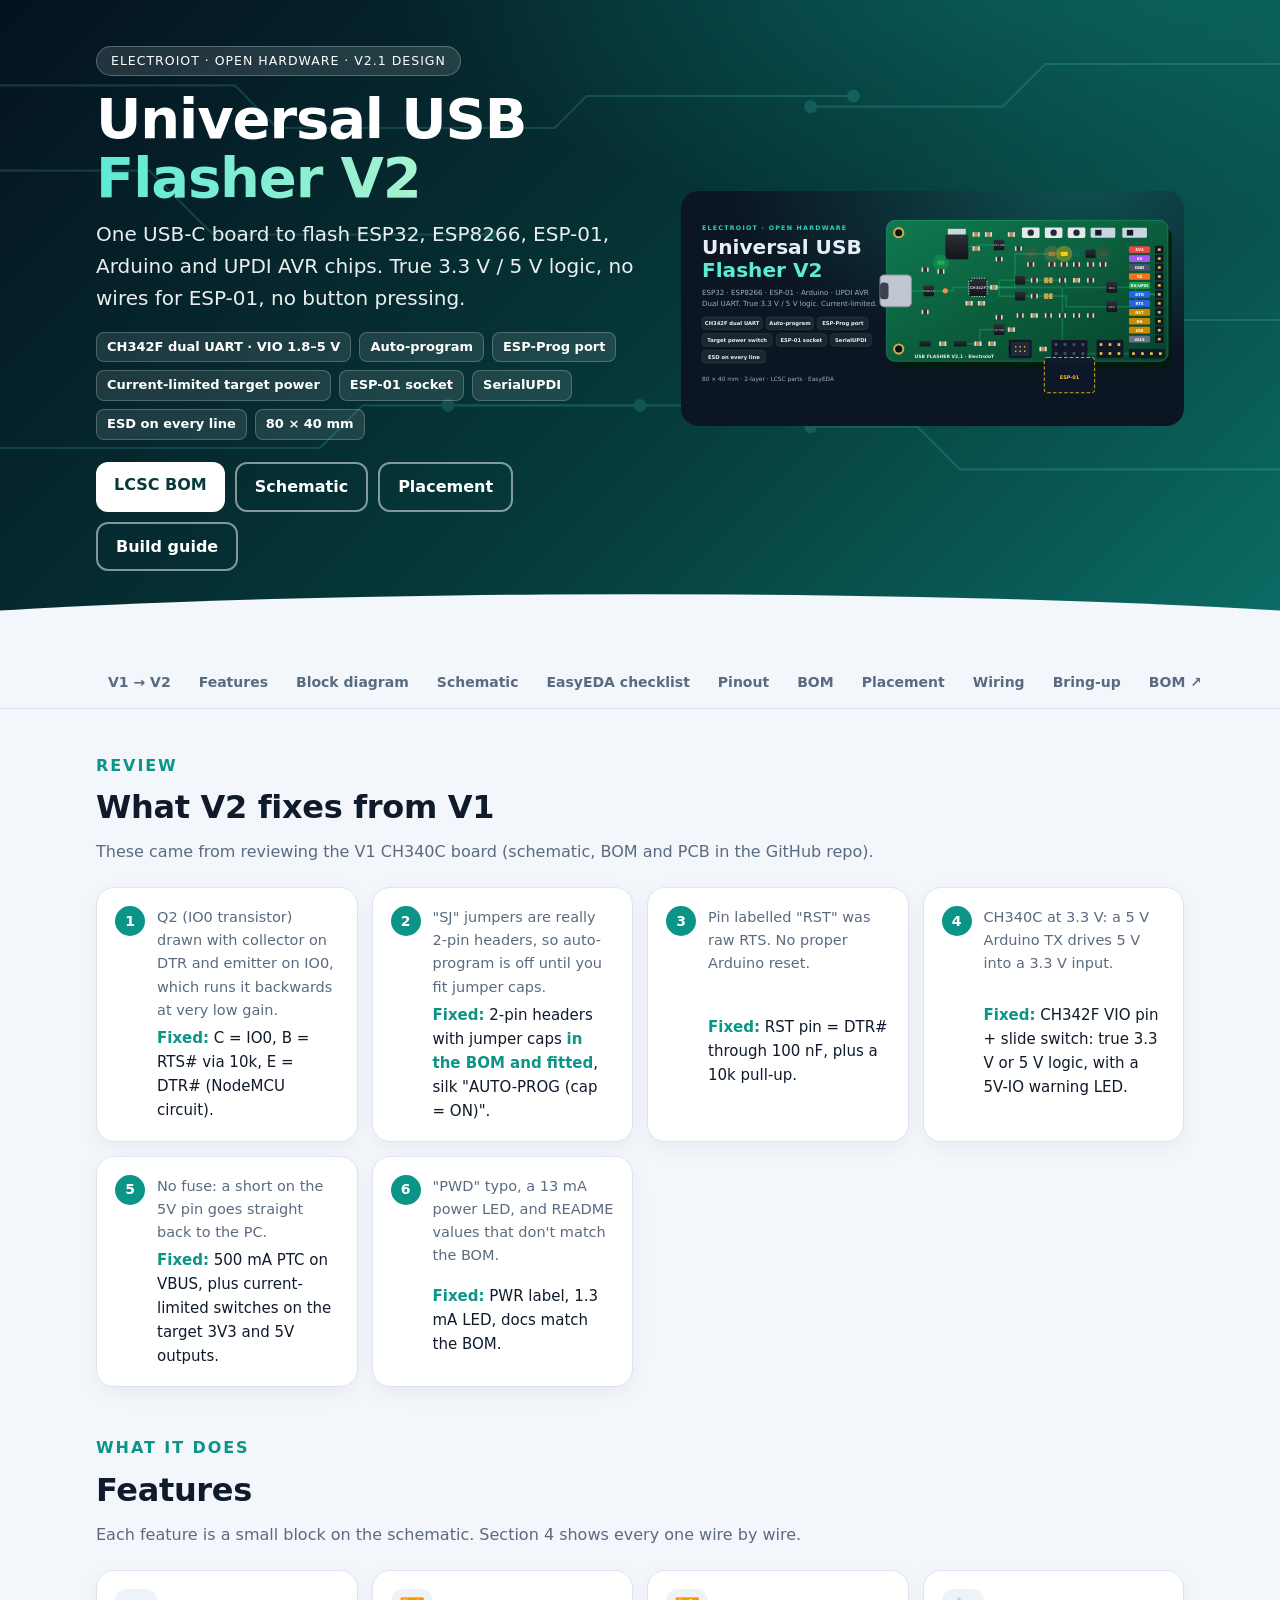
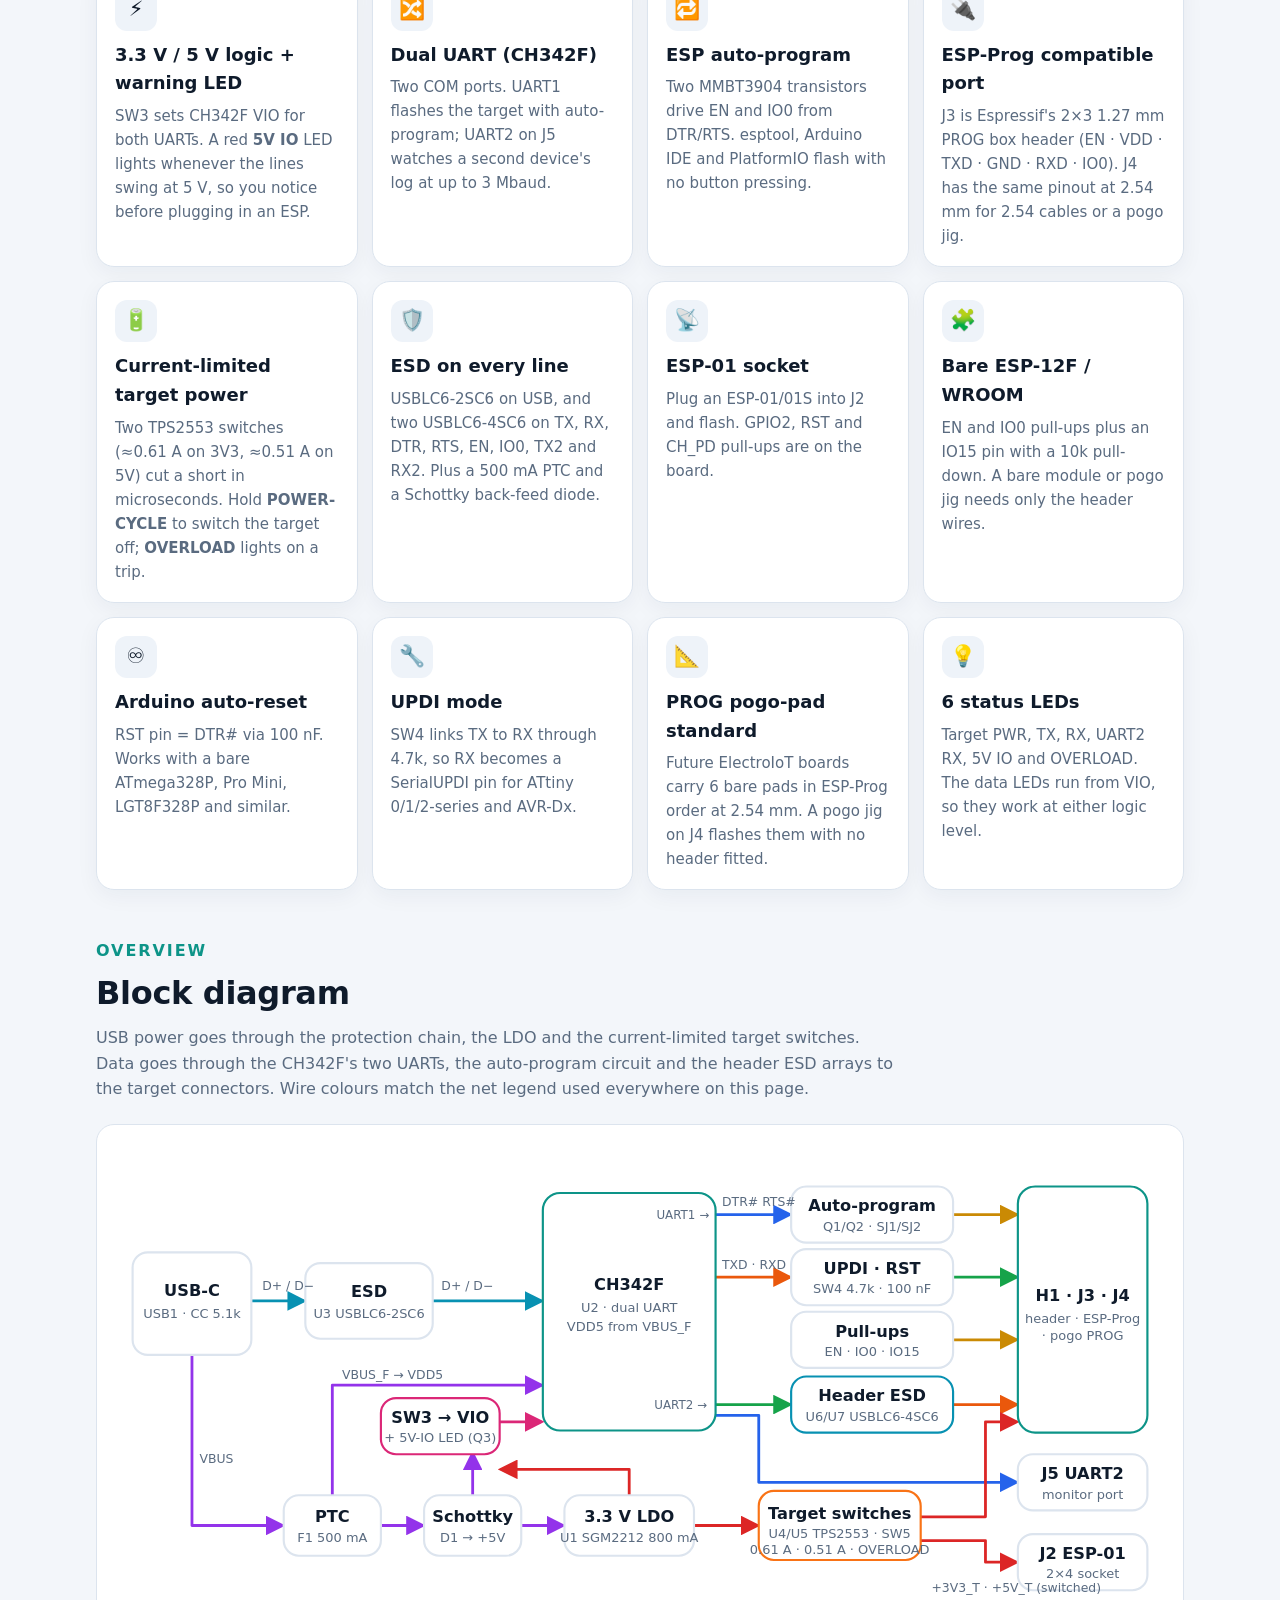
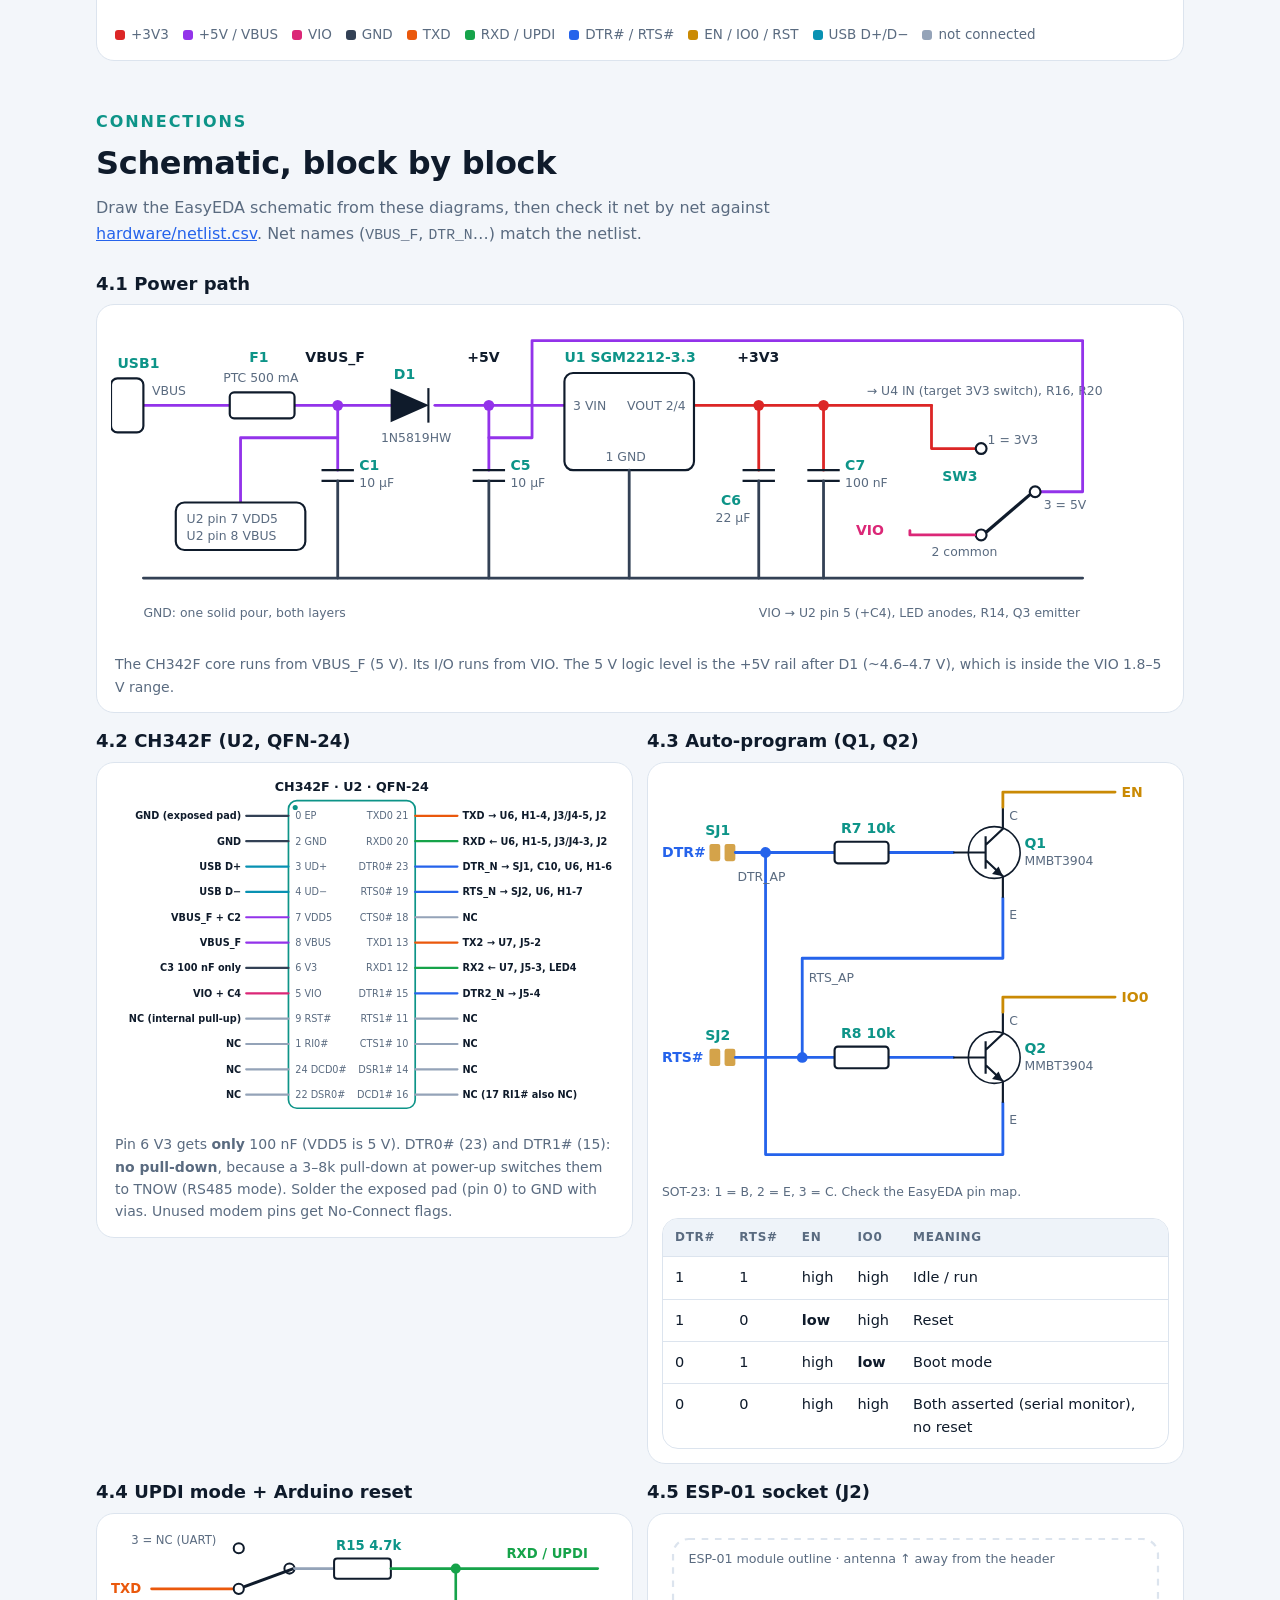
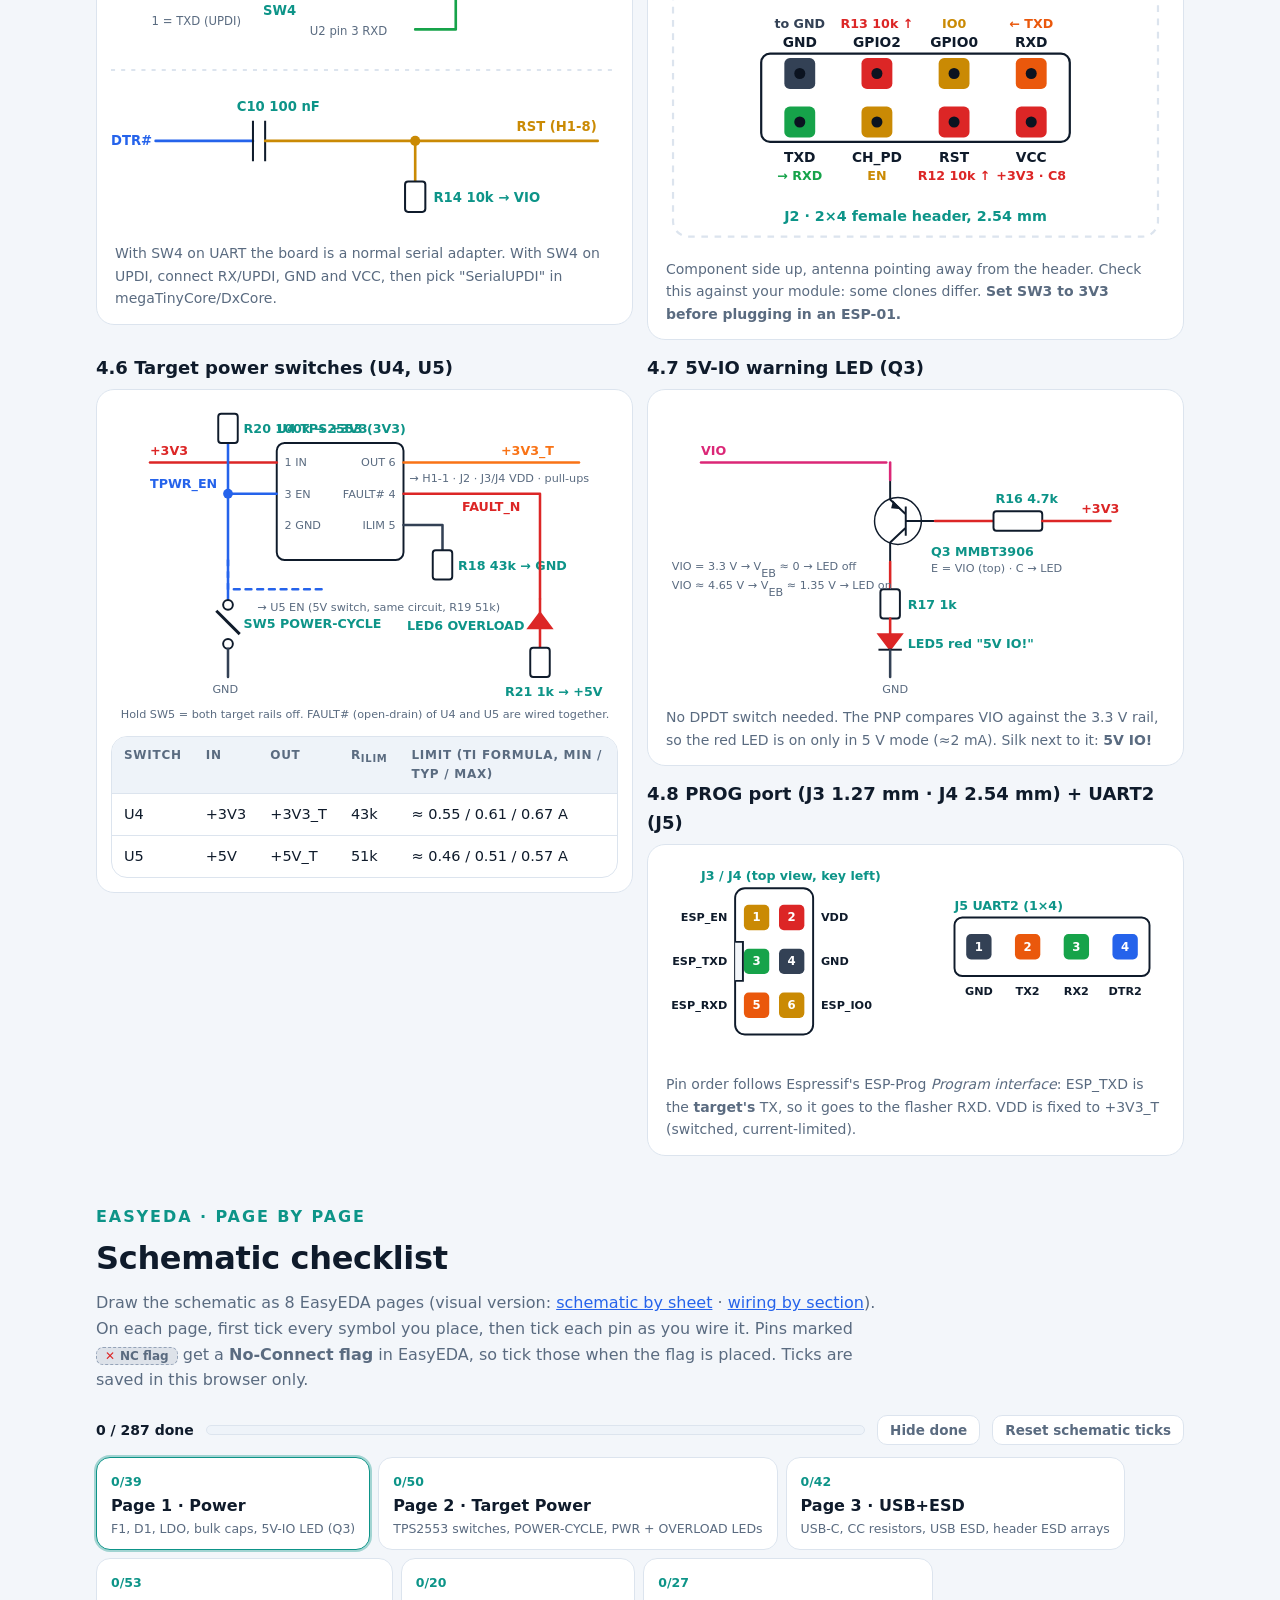
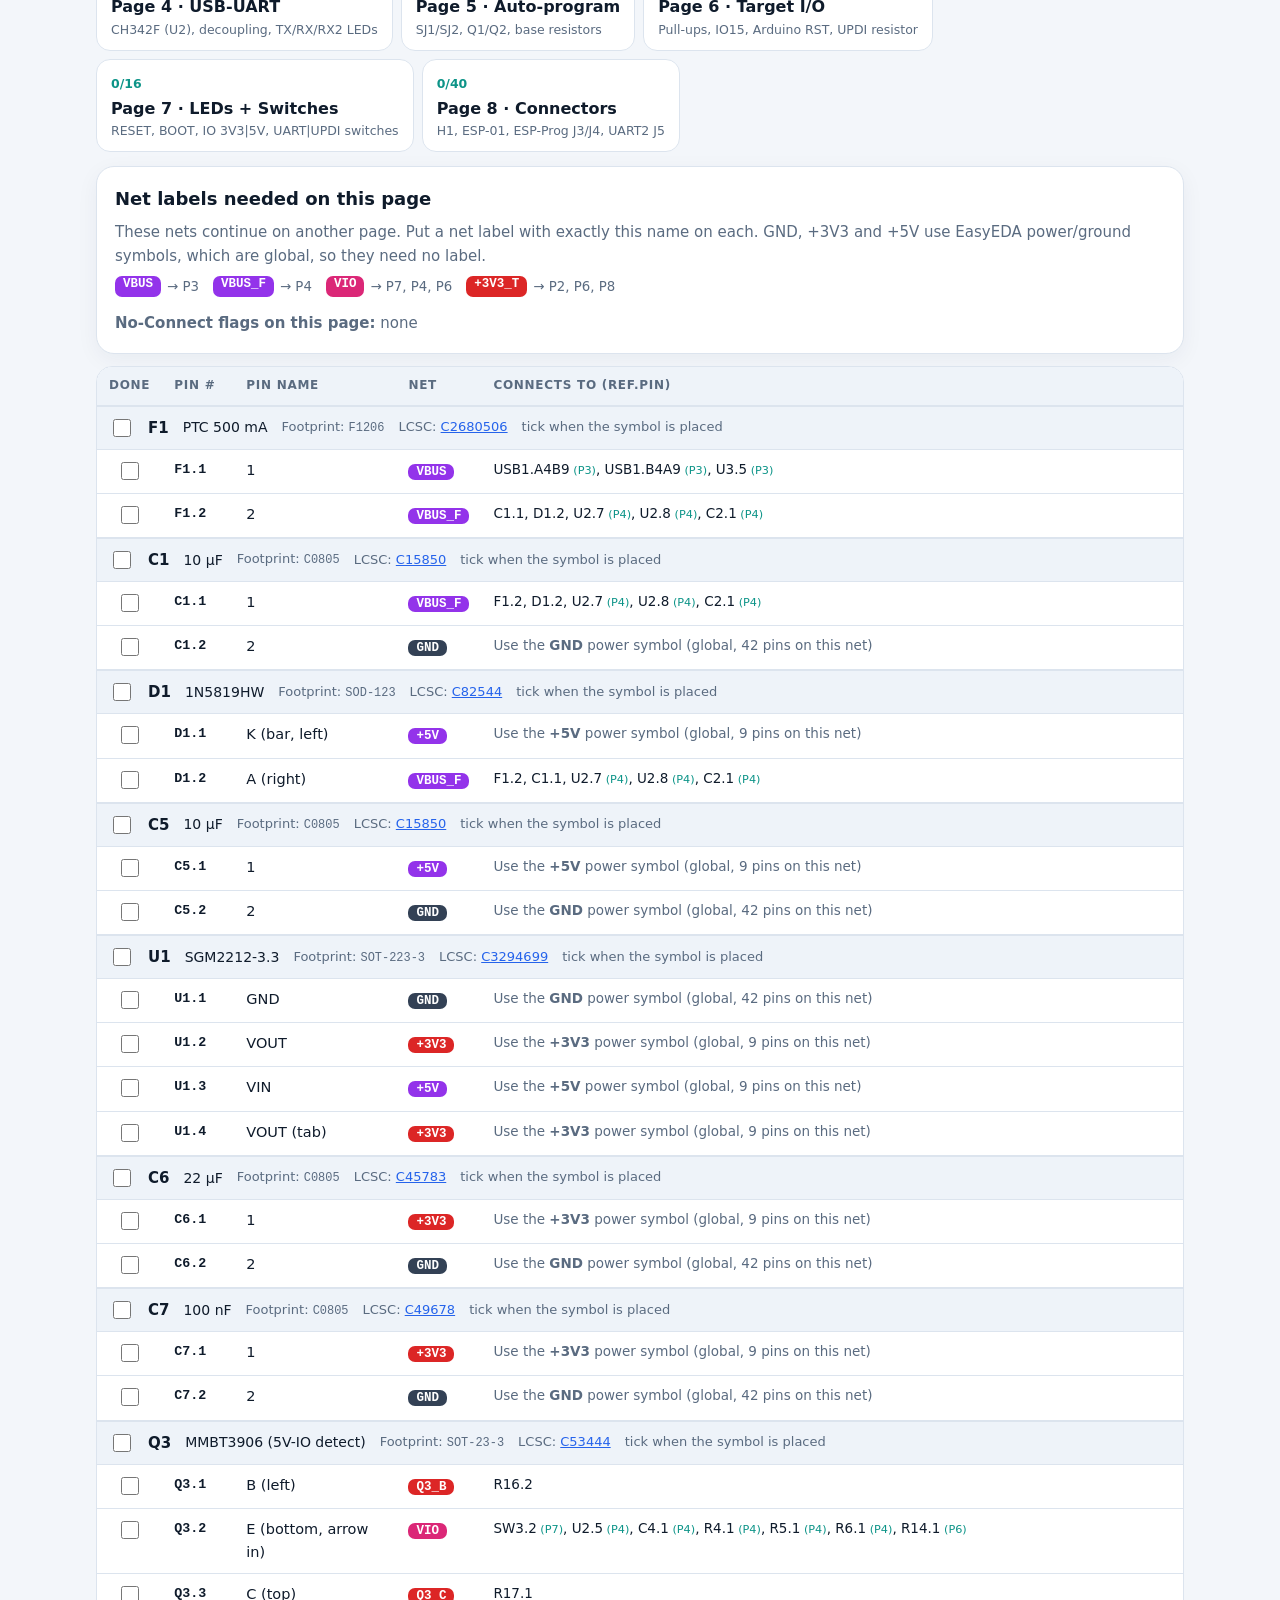
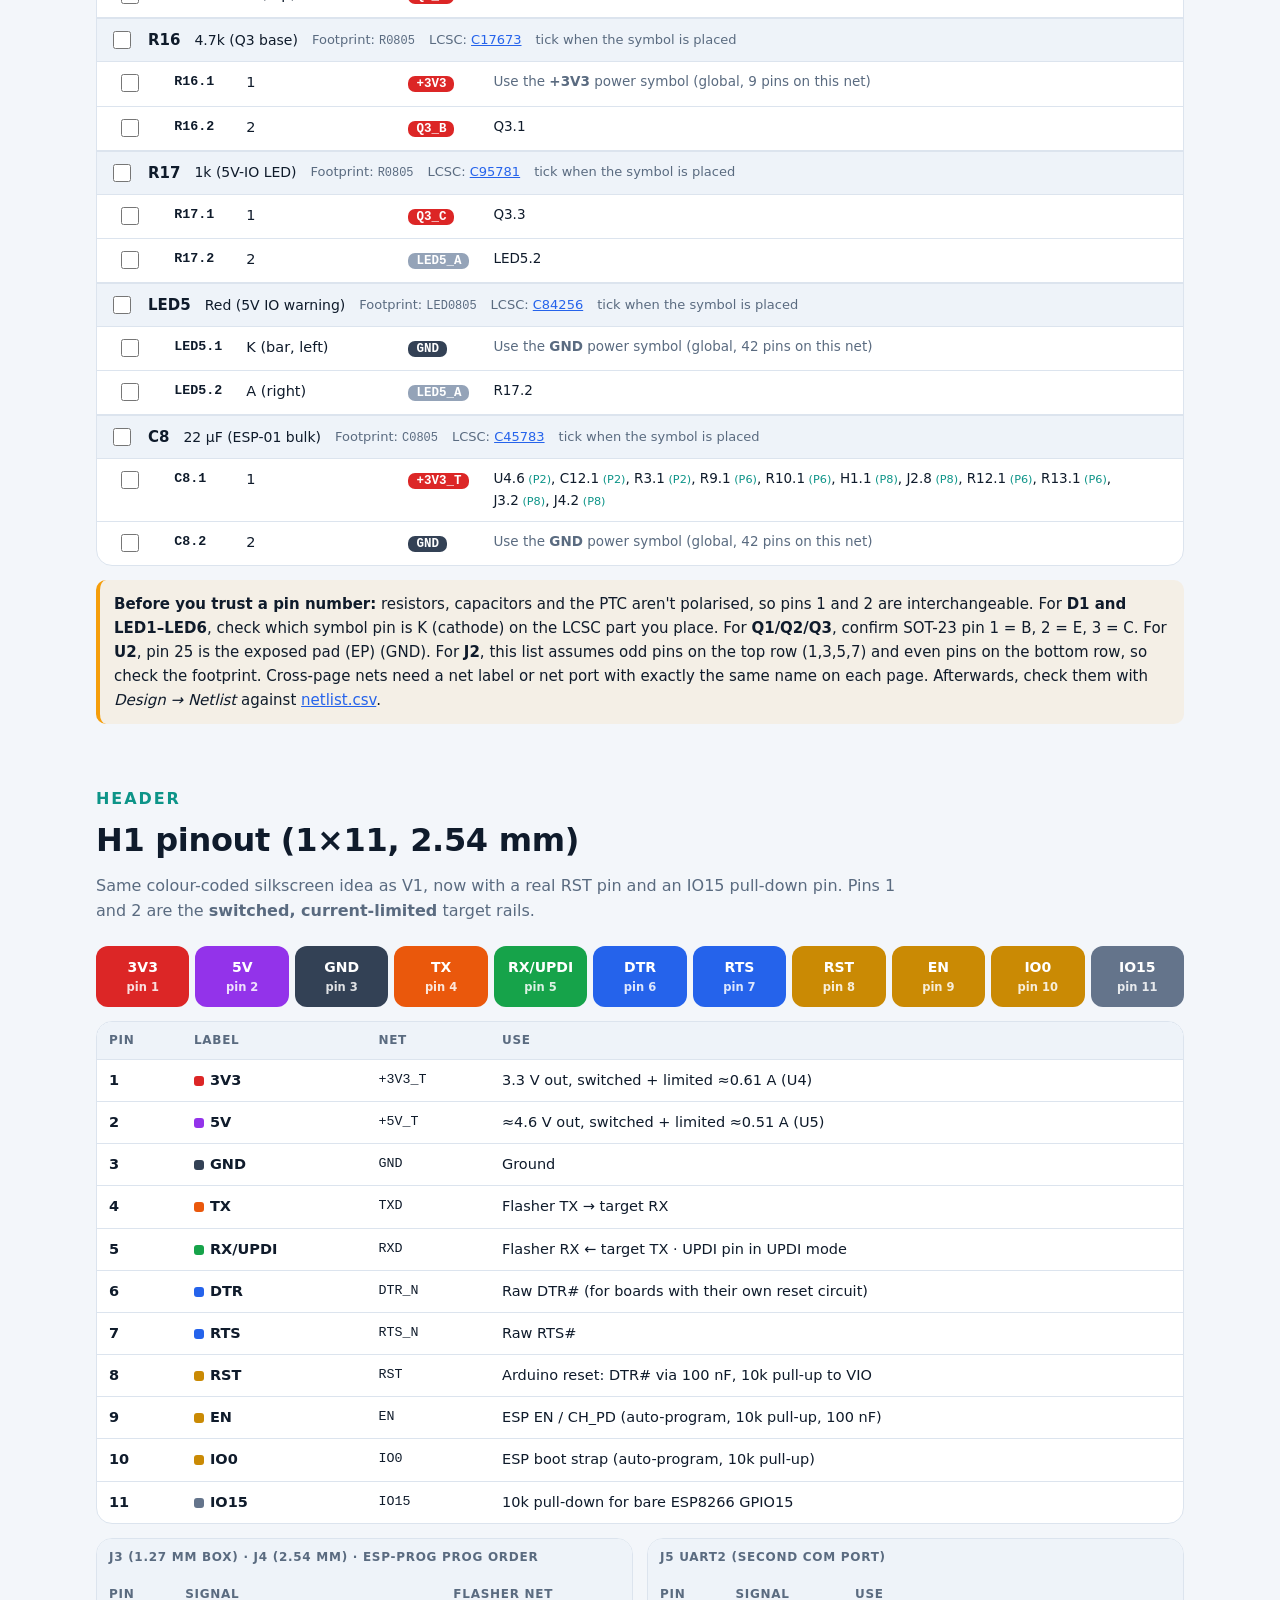
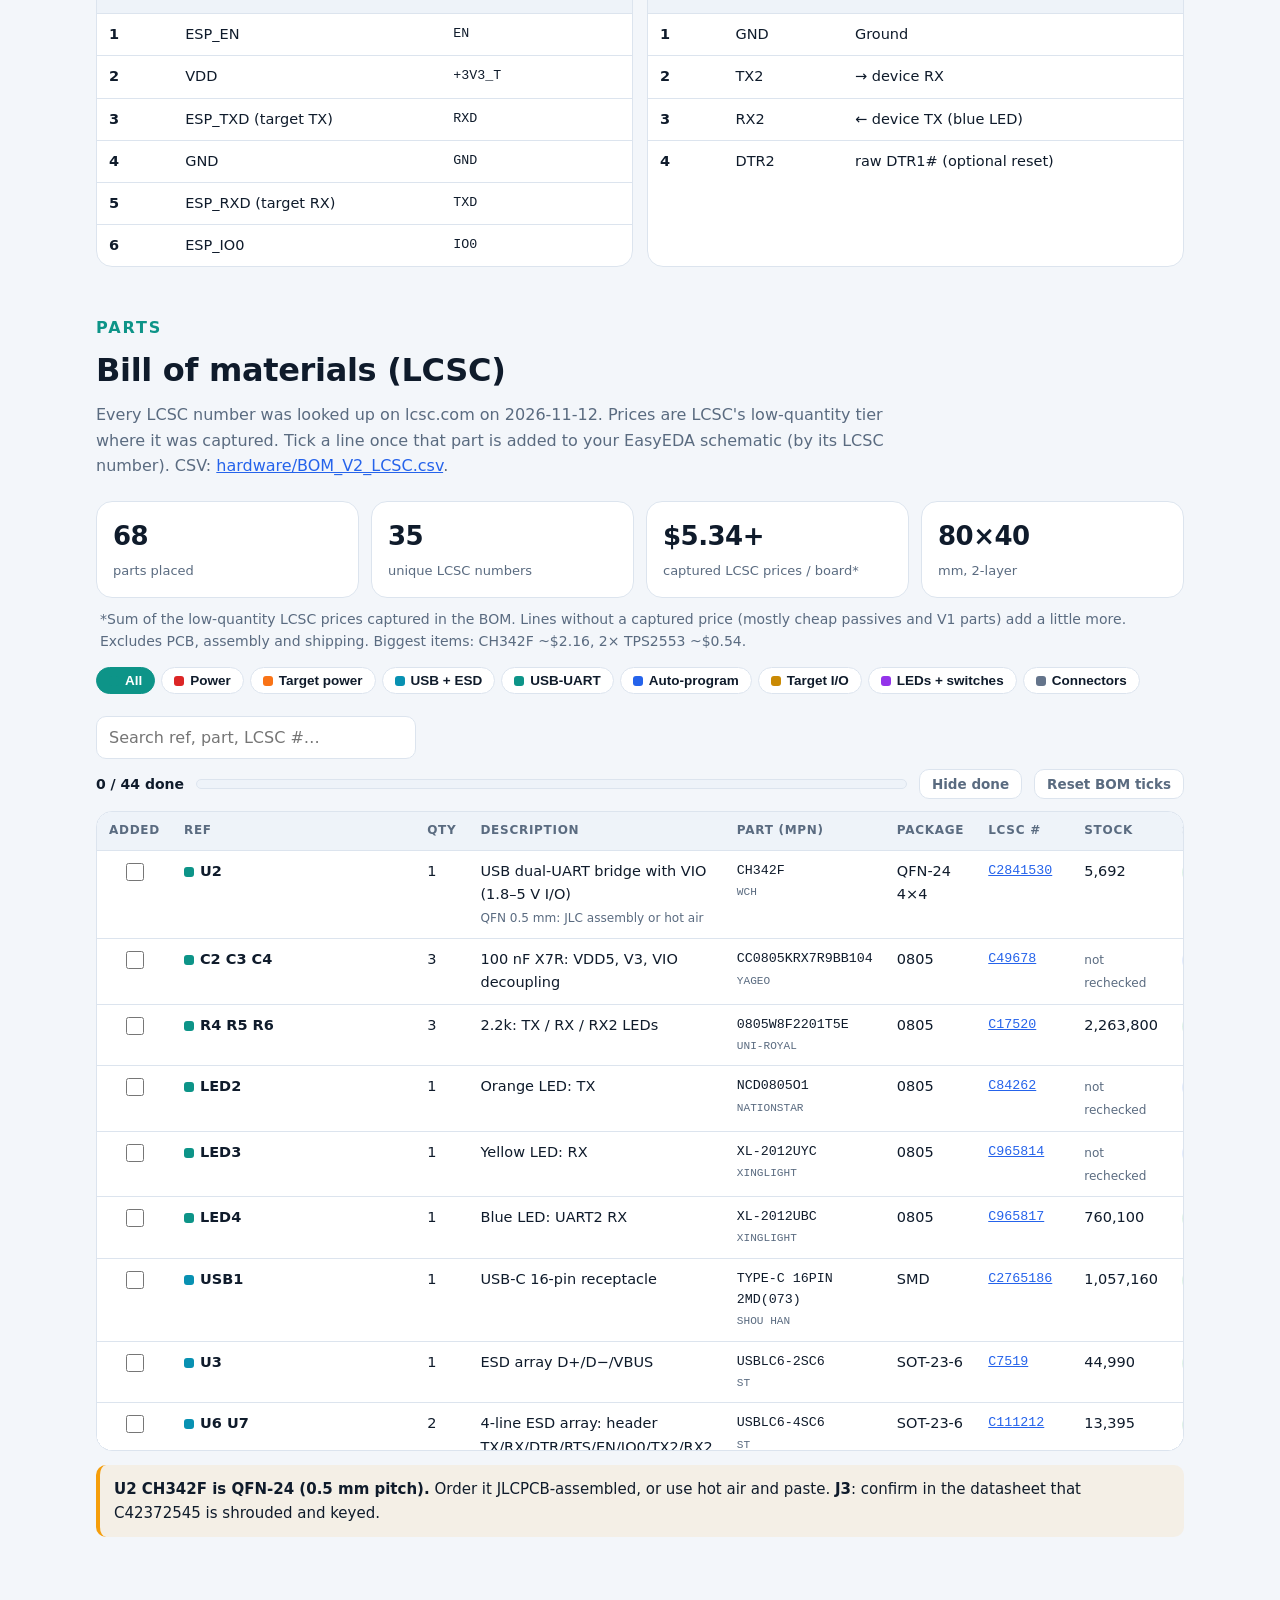
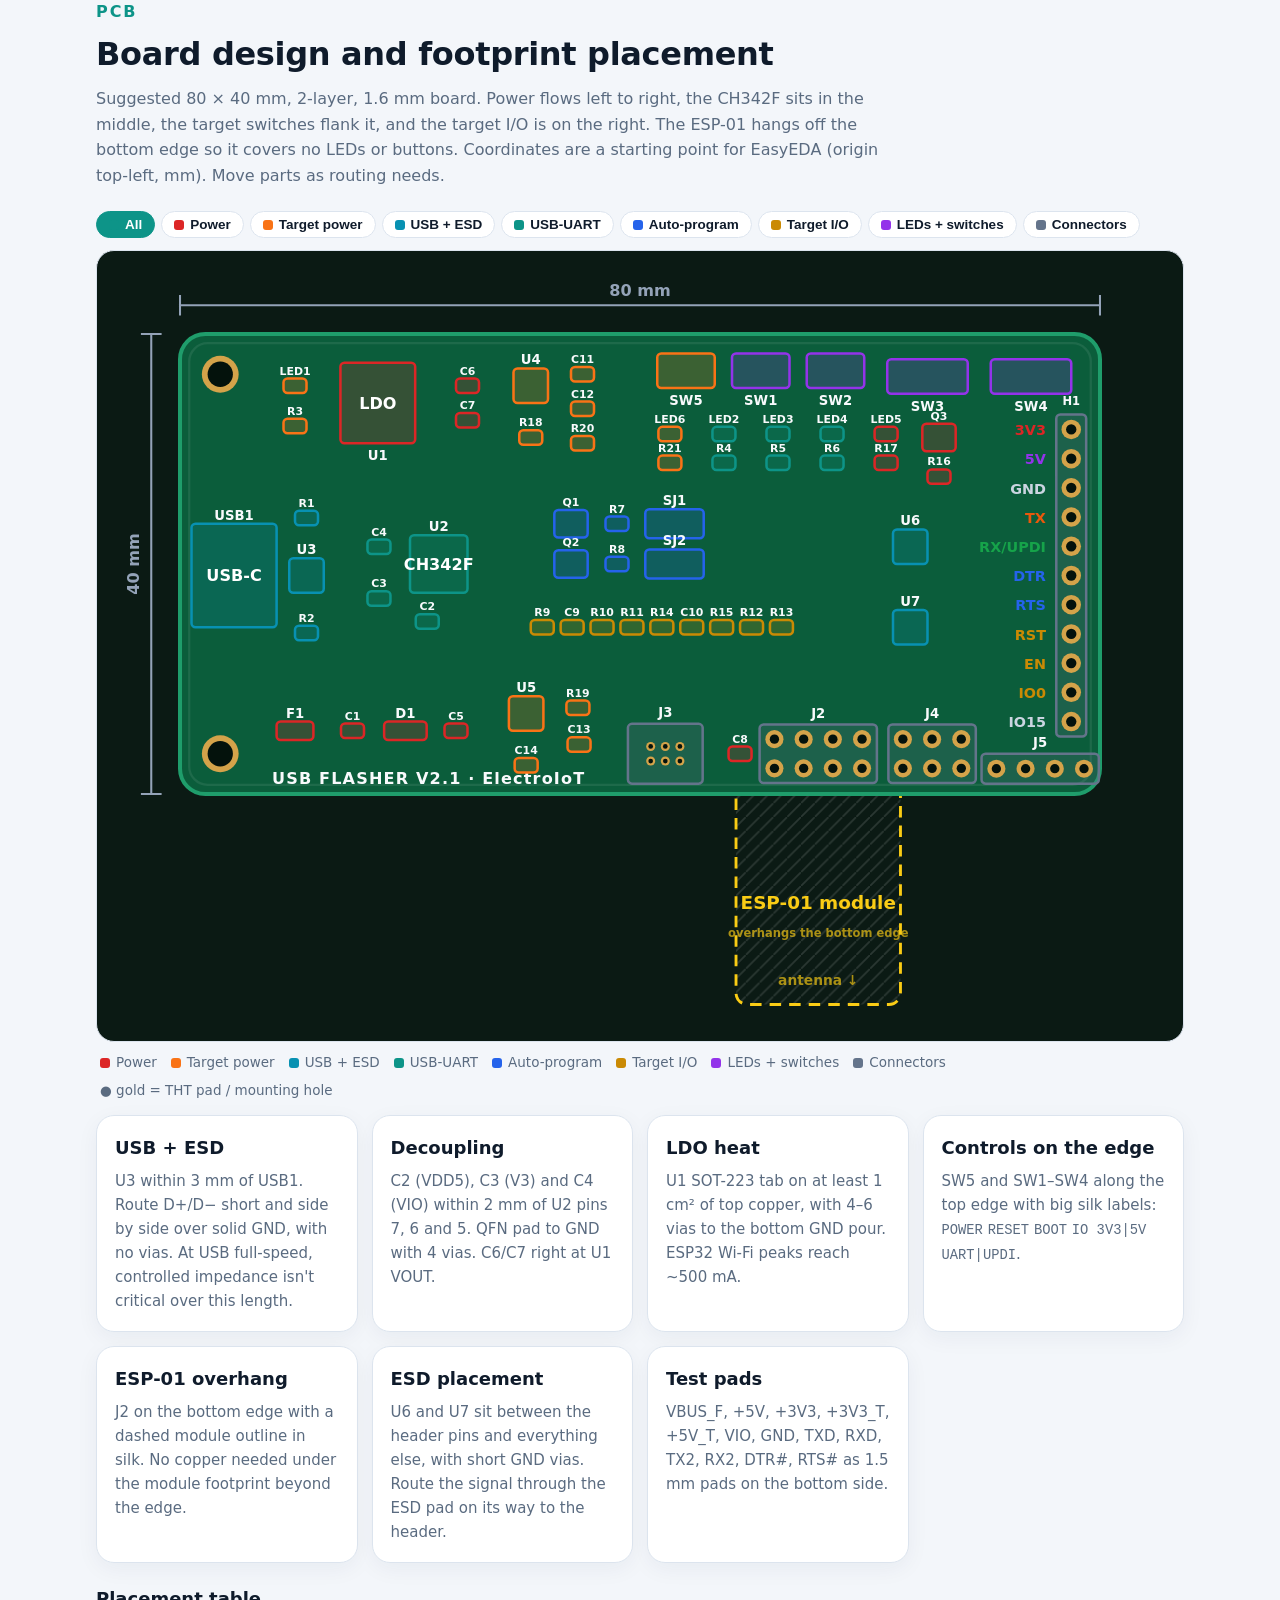
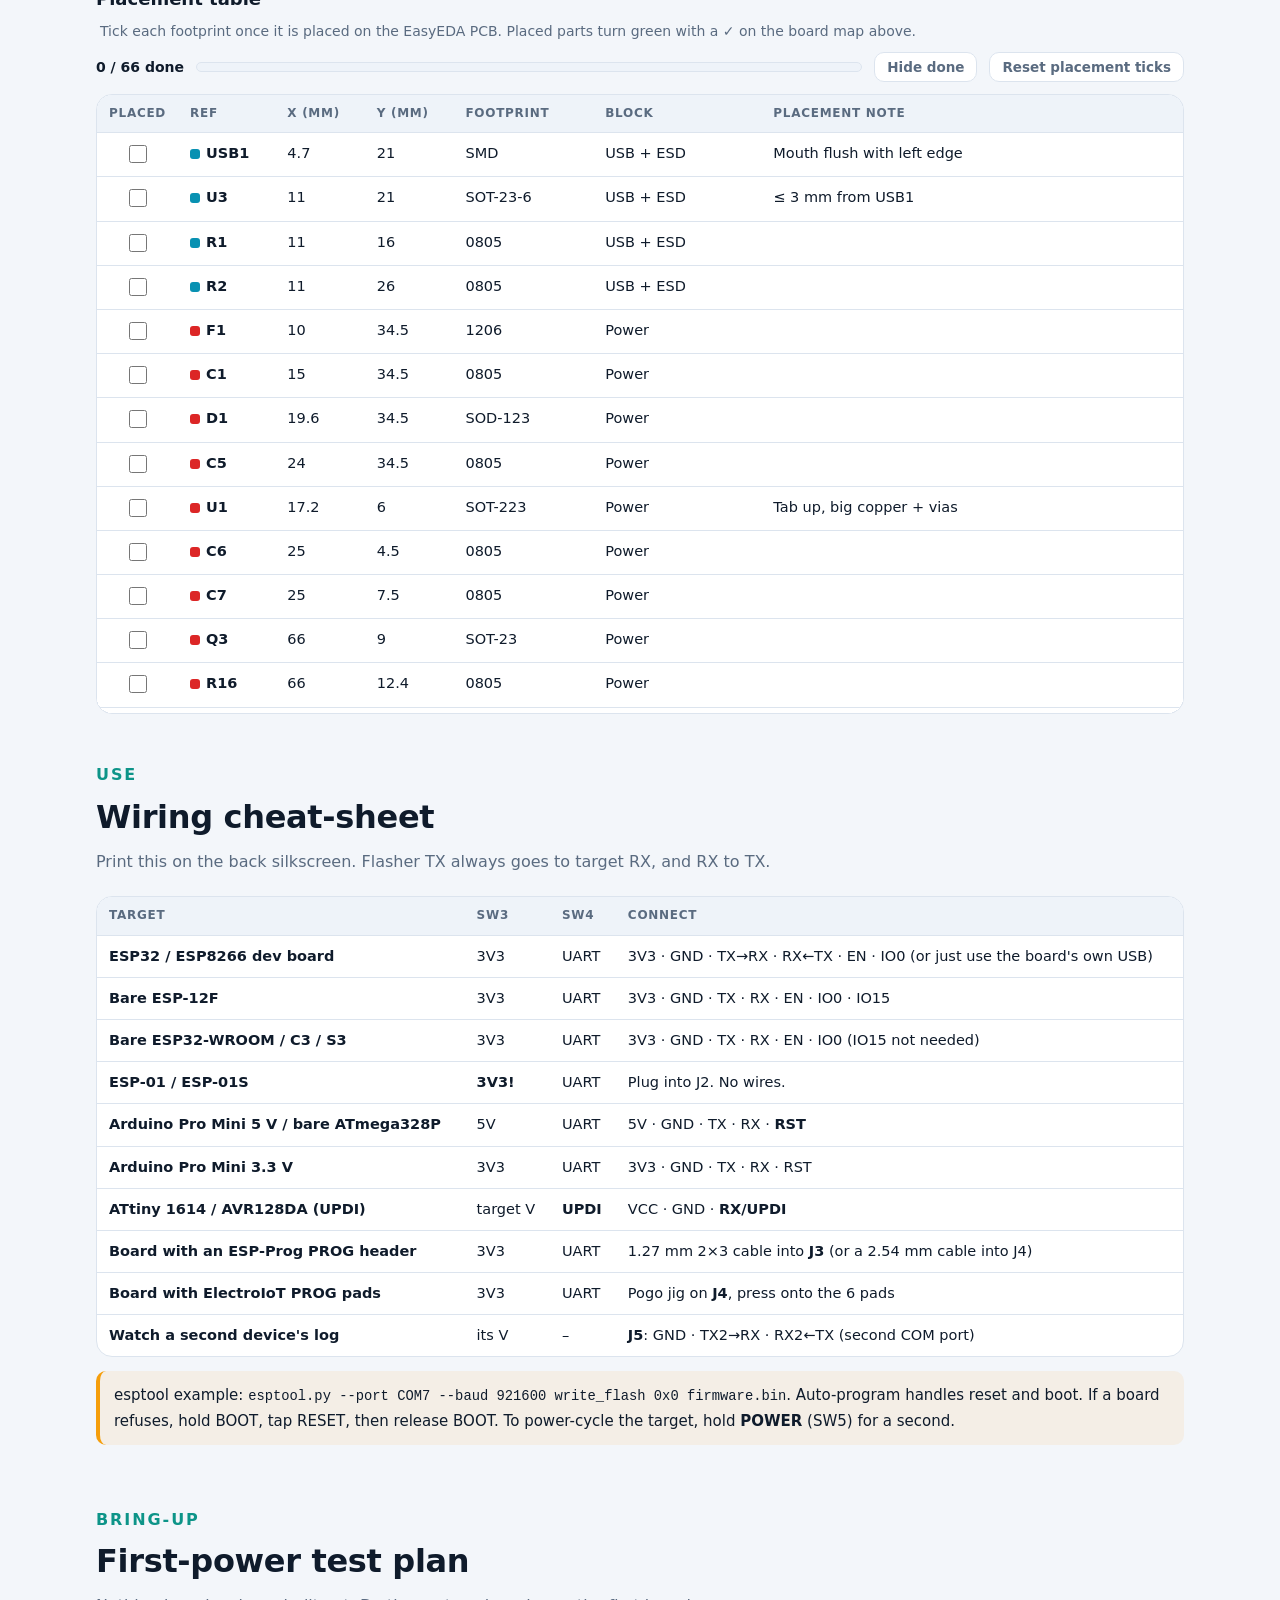
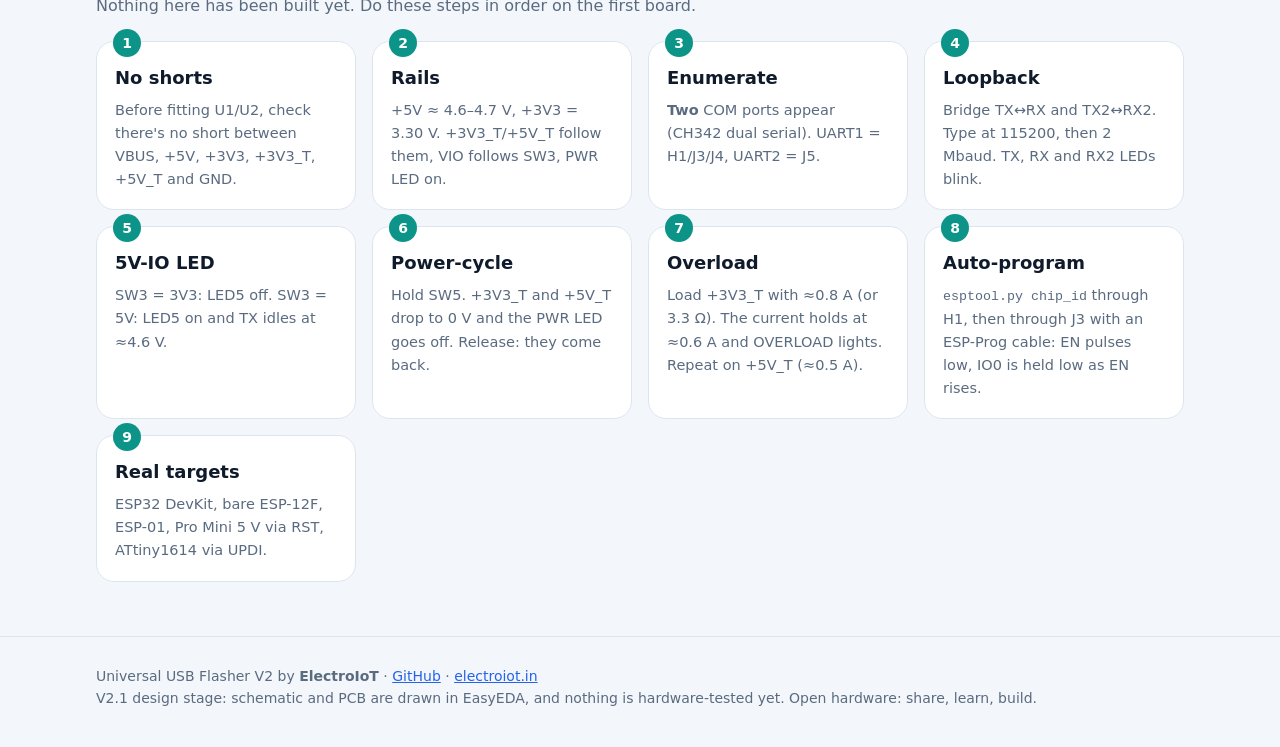
<file: docs/index.html>
<!doctype html>
<html lang="en">
<head>
<meta charset="utf-8">
<meta name="viewport" content="width=device-width,initial-scale=1">
<title>Universal USB Flasher V2</title>
<meta name="description" content="Open-source CH342F dual-UART USB-C flasher for ESP32, ESP8266, ESP-01, Arduino and UPDI AVR: design plan, schematic connections, LCSC BOM and footprint placement.">
<style>
:root{
  --bg:#f3f6fa;--card:#ffffff;--ink:#0f1b2b;--mute:#5a6b80;--line:#dce4ee;--soft:#eef3f9;
  --a:#0d9488;--b:#2563eb;--hero1:#04121f;--hero2:#063a3a;--hero3:#0d9488;
  --n3v3:#dc2626;--n5v:#9333ea;--nvio:#db2777;--ngnd:#334155;--ntx:#ea580c;--nrx:#16a34a;--nctl:#2563eb;--nesp:#ca8a04;--nusb:#0891b2;--nnc:#94a3b8;
  --sym:#0f1b2b;--pcb:#0b5d3b;--pcb2:#0a4f33;--pad:#d4a34a;--silk:#f8fafc;
}
@media (prefers-color-scheme:dark){:root:not([data-theme="light"]){
  --bg:#07111c;--card:#0e1b2a;--ink:#e6eef8;--mute:#9cb0c6;--line:#1e3246;--soft:#122335;
  --a:#2dd4bf;--b:#60a5fa;
  --n3v3:#f87171;--n5v:#c084fc;--nvio:#f472b6;--ngnd:#94a3b8;--ntx:#fb923c;--nrx:#4ade80;--nctl:#60a5fa;--nesp:#facc15;--nusb:#22d3ee;--nnc:#64748b;
  --sym:#e6eef8;
}}
:root[data-theme="dark"]{
  --bg:#07111c;--card:#0e1b2a;--ink:#e6eef8;--mute:#9cb0c6;--line:#1e3246;--soft:#122335;
  --a:#2dd4bf;--b:#60a5fa;
  --n3v3:#f87171;--n5v:#c084fc;--nvio:#f472b6;--ngnd:#94a3b8;--ntx:#fb923c;--nrx:#4ade80;--nctl:#60a5fa;--nesp:#facc15;--nusb:#22d3ee;--nnc:#64748b;
  --sym:#e6eef8;
}
*{box-sizing:border-box}
html{scroll-behavior:smooth}
body{margin:0;background:var(--bg);color:var(--ink);font:16px/1.6 system-ui,"Segoe UI",Roboto,sans-serif}
a{color:var(--b)}
code,.mono{font-family:ui-monospace,"Cascadia Code",Consolas,monospace;font-size:.92em}
.wrap{max-width:1120px;margin:0 auto;padding:0 16px}

/* hero */
header.hero{position:relative;overflow:hidden;color:#fff;padding:46px 0 86px;
  background:radial-gradient(1200px 500px at 85% -10%,#14b8a655,transparent 60%),linear-gradient(135deg,var(--hero1) 0%,var(--hero2) 55%,#0b6e66 100%)}
.hero:after{content:"";position:absolute;left:0;right:0;bottom:-1px;height:64px;background:var(--bg);clip-path:ellipse(75% 100% at 50% 100%)}
.traces{position:absolute;inset:0;opacity:.16}
.hero .wrap{position:relative;z-index:1;display:grid;grid-template-columns:1.05fr .95fr;gap:28px;align-items:center}
@media(max-width:860px){.hero .wrap{grid-template-columns:1fr}}
.kicker{display:inline-block;background:#ffffff1f;border:1px solid #ffffff40;border-radius:99px;padding:4px 14px;font-size:12.5px;letter-spacing:.08em;text-transform:uppercase}
h1{font-size:clamp(32px,5.6vw,56px);line-height:1.05;margin:14px 0 10px;letter-spacing:-.02em}
h1 span{background:linear-gradient(90deg,#5eead4,#a7f3d0);-webkit-background-clip:text;background-clip:text;color:transparent}
.tagline{font-size:clamp(16px,2.2vw,20px);opacity:.92;margin:0 0 18px;max-width:34em}
.badges{display:flex;flex-wrap:wrap;gap:8px}
.badge{background:#ffffff1a;border:1px solid #ffffff38;border-radius:8px;padding:4px 10px;font-size:13px;font-weight:600}
.cta{display:flex;flex-wrap:wrap;gap:10px;margin-top:22px}
.btn{display:inline-block;padding:10px 18px;border-radius:12px;font-weight:700;text-decoration:none;background:#fff;color:#063a3a}
.btn.o{background:transparent;color:#fff;border:2px solid #ffffff80}
.hero svg.board{width:100%;height:auto;filter:drop-shadow(0 18px 34px rgba(0,0,0,.45))}

/* nav */
nav.toc{position:sticky;top:0;z-index:5;background:color-mix(in srgb,var(--bg) 88%,transparent);backdrop-filter:blur(8px);border-bottom:1px solid var(--line)}
nav.toc .wrap{display:flex;gap:4px;overflow-x:auto;padding-top:8px;padding-bottom:8px;scrollbar-width:none}
nav.toc a{white-space:nowrap;text-decoration:none;color:var(--mute);font-weight:600;font-size:14px;padding:6px 12px;border-radius:99px}
nav.toc a:hover{background:var(--soft);color:var(--ink)}

section{padding:44px 0 4px;scroll-margin-top:56px}
h2{font-size:clamp(24px,3.4vw,32px);margin:0 0 6px;letter-spacing:-.01em}
h2 small{font-size:.5em;color:var(--a);font-weight:800;letter-spacing:.12em;text-transform:uppercase;display:block;margin-bottom:4px}
.lead{color:var(--mute);margin:0 0 22px;max-width:50em}
h3{margin:0 0 6px;font-size:18px}
.grid{display:grid;grid-template-columns:repeat(auto-fit,minmax(240px,1fr));gap:14px}
.card{background:var(--card);border:1px solid var(--line);border-radius:18px;padding:18px;box-shadow:0 6px 22px rgba(8,40,70,.05)}
.card p{margin:0;color:var(--mute);font-size:15px}
.ico{width:42px;height:42px;border-radius:12px;display:grid;place-items:center;font-size:21px;background:var(--soft);margin-bottom:10px}
.fix{display:grid;grid-template-columns:auto 1fr;gap:4px 12px;align-items:start}
.fix .num{grid-row:span 2;width:30px;height:30px;border-radius:50%;background:var(--a);color:#fff;font-weight:800;display:grid;place-items:center;font-size:14px}
.fix .was{color:var(--mute);font-size:14.5px}
.fix .now{font-size:15px}
.fix .now b{color:var(--a)}

.figure{background:var(--card);border:1px solid var(--line);border-radius:18px;padding:14px;overflow-x:auto}
.figure svg{display:block;width:100%;height:auto;min-width:640px}
.figcap{color:var(--mute);font-size:14px;margin:10px 4px 0}
.two{display:grid;grid-template-columns:1fr 1fr;gap:14px}
@media(max-width:900px){.two{grid-template-columns:1fr}}

table{width:100%;border-collapse:collapse;font-size:14.5px}
.tbl{background:var(--card);border:1px solid var(--line);border-radius:16px;overflow:auto}
th,td{padding:9px 12px;text-align:left;border-top:1px solid var(--line);vertical-align:top}
th{background:var(--soft);font-size:12px;text-transform:uppercase;letter-spacing:.06em;color:var(--mute);border-top:0;position:sticky;top:0}
td.ref{font-weight:700;white-space:nowrap}
.pill{display:inline-block;padding:2px 9px;border-radius:99px;font-size:12px;font-weight:700;white-space:nowrap}
.p-ok{background:#16a34a22;color:#15803d}.p-warn{background:#f59e0b26;color:#b45309}.p-info{background:#2563eb1f;color:#1d4ed8}
@media (prefers-color-scheme:dark){:root:not([data-theme="light"]) .p-ok{color:#4ade80}:root:not([data-theme="light"]) .p-warn{color:#fbbf24}:root:not([data-theme="light"]) .p-info{color:#93c5fd}}
.dot{display:inline-block;width:10px;height:10px;border-radius:3px;margin-right:6px;vertical-align:-1px}
.chips{display:flex;flex-wrap:wrap;gap:6px;margin:0 0 12px}
.chip{border:1px solid var(--line);background:var(--card);color:var(--ink);border-radius:99px;padding:5px 12px;font-weight:600;font-size:13.5px;cursor:pointer}
.chip[aria-pressed="true"]{background:var(--a);border-color:var(--a);color:#fff}
.bomtools{display:flex;flex-wrap:wrap;gap:10px;align-items:center;justify-content:space-between;margin-bottom:10px}
.bomtools input{flex:1;min-width:200px;max-width:320px;padding:8px 12px;border-radius:10px;border:1px solid var(--line);background:var(--card);color:var(--ink);font:inherit}
.stats{display:grid;grid-template-columns:repeat(auto-fit,minmax(150px,1fr));gap:12px;margin:0 0 16px}
.stat{background:var(--card);border:1px solid var(--line);border-radius:16px;padding:14px 16px}
.stat b{display:block;font-size:26px;letter-spacing:-.02em}
.stat span{color:var(--mute);font-size:13px}

.legend{display:flex;flex-wrap:wrap;gap:6px 14px;font-size:13.5px;color:var(--mute);margin:10px 4px 0}
.pins{display:flex;gap:6px;flex-wrap:wrap}
.pinbox{flex:1;min-width:84px;border-radius:12px;padding:10px 8px;text-align:center;color:#fff;font-weight:800;font-size:14px}
.pinbox small{display:block;font-weight:600;opacity:.85;font-size:11.5px}
.warn{border-left:4px solid #f59e0b;background:#f59e0b14;padding:12px 14px;border-radius:10px;margin:14px 0;font-size:15px}
.steps{counter-reset:s;display:grid;grid-template-columns:repeat(auto-fit,minmax(230px,1fr));gap:16px;margin-top:8px}
.step{position:relative;background:var(--card);border:1px solid var(--line);border-radius:18px;padding:22px 18px 18px}
.step:before{counter-increment:s;content:counter(s);position:absolute;top:-13px;left:16px;width:28px;height:28px;border-radius:50%;background:var(--a);color:#fff;font-weight:800;display:grid;place-items:center;font-size:14px}
.step p{margin:0;color:var(--mute);font-size:14.5px}
.ck{width:18px;height:18px;accent-color:var(--a);cursor:pointer;vertical-align:-3px}
tr.done td{opacity:.55}tr.done td:first-child,tr.done td.tick{opacity:1}
td.tick{width:38px;text-align:center}
.prog{display:flex;align-items:center;gap:12px;margin:0 0 12px;flex-wrap:wrap}
.bar{flex:1;min-width:160px;height:10px;border-radius:99px;background:var(--soft);border:1px solid var(--line);overflow:hidden}
.bar i{display:block;height:100%;background:linear-gradient(90deg,var(--a),#22c55e);width:0;transition:width .25s}
.prog b{font-size:14px;white-space:nowrap}
.tbtn{border:1px solid var(--line);background:var(--card);color:var(--mute);border-radius:10px;padding:6px 12px;font:600 13.5px system-ui;cursor:pointer}
.tbtn:hover{color:var(--ink)}
.ptabs{display:flex;gap:8px;flex-wrap:wrap;margin:0 0 14px}
.ptab{border:1px solid var(--line);background:var(--card);color:var(--ink);border-radius:14px;padding:10px 14px;cursor:pointer;text-align:left;font:inherit;min-width:170px}
.ptab small{display:block;color:var(--mute);font-size:12.5px}
.ptab[aria-pressed="true"]{border-color:var(--a);box-shadow:0 0 0 2px color-mix(in srgb,var(--a) 35%,transparent)}
.ptab .pp{font-weight:800;color:var(--a);font-size:12.5px}
.net{display:inline-block;padding:1px 8px;border-radius:7px;font:700 12.5px ui-monospace,Consolas,monospace;color:#fff;white-space:nowrap}
.ncflag{white-space:nowrap;display:inline-flex;align-items:center;gap:5px;padding:1px 8px;border-radius:7px;font:800 12px system-ui;background:#64748b26;color:var(--mute);border:1px dashed var(--nnc)}
.ncflag:before{content:"\2715";color:#dc2626;font-weight:900}
.partline{display:flex;flex-wrap:wrap;align-items:center;gap:6px 14px;background:var(--soft);border-top:1px solid var(--line);padding:9px 12px;font-size:14px}
.partline b{font-size:15px}
.partline .mute{color:var(--mute);font-size:13px}
.labels{display:flex;flex-wrap:wrap;gap:6px;margin:8px 0 14px}
footer{margin-top:50px;padding:28px 0 40px;border-top:1px solid var(--line);color:var(--mute);font-size:14px}

/* svg helpers */
.s-sym{stroke:var(--sym);fill:none;stroke-width:2}
.s-fill{fill:var(--card);stroke:var(--sym);stroke-width:2}
.s-txt{fill:var(--ink);font:600 13px system-ui,Segoe UI,sans-serif}
.s-sm{fill:var(--mute);font:500 11.5px system-ui,Segoe UI,sans-serif}
.s-ref{fill:var(--a);font:800 13px system-ui,Segoe UI,sans-serif}
.w{fill:none;stroke-width:2.6;stroke-linecap:round;stroke-linejoin:round}
.j{stroke:none}
.blk{fill:var(--card);stroke:var(--line);stroke-width:2}
.blkt{fill:var(--ink);font:800 15px system-ui,Segoe UI,sans-serif}
.blks{fill:var(--mute);font:500 12px system-ui,Segoe UI,sans-serif}
</style>
</head>
<body>

<header class="hero">
  <svg class="traces" viewBox="0 0 1200 500" preserveAspectRatio="xMidYMid slice" aria-hidden="true">
    <g fill="none" stroke="#5eead4" stroke-width="2">
      <path d="M0 80H220l40 40H520l30-30H800"/><path d="M0 160H140l60 60H460"/><path d="M1200 60H980l-40 40H760"/>
      <path d="M1200 300H1020l-50 50H700l-30 30H420"/><path d="M0 420H300l40-40H600"/><path d="M1200 440H900l-40-40H760"/>
    </g>
    <g fill="#5eead4"><circle cx="800" cy="90" r="6"/><circle cx="460" cy="220" r="6"/><circle cx="760" cy="100" r="6"/><circle cx="420" cy="380" r="6"/><circle cx="600" cy="380" r="6"/><circle cx="760" cy="400" r="6"/></g>
  </svg>
  <div class="wrap">
    <div>
      <span class="kicker">ElectroIoT · Open hardware · V2.1 design</span>
      <h1>Universal USB <span>Flasher V2</span></h1>
      <p class="tagline">One USB-C board to flash ESP32, ESP8266, ESP-01, Arduino and UPDI AVR chips. True 3.3&nbsp;V / 5&nbsp;V logic, no wires for ESP-01, no button pressing.</p>
      <div class="badges">
        <span class="badge">CH342F dual UART · VIO 1.8–5 V</span><span class="badge">Auto-program</span><span class="badge">ESP-Prog port</span><span class="badge">Current-limited target power</span><span class="badge">ESP-01 socket</span><span class="badge">SerialUPDI</span><span class="badge">ESD on every line</span><span class="badge">80 × 40 mm</span>
      </div>
      <div class="cta">
        <a class="btn" href="#bom">LCSC BOM</a>
        <a class="btn o" href="#schematic">Schematic</a>
        <a class="btn o" href="#placement">Placement</a>
        <a class="btn o" href="build-guide.html">Build guide</a>
      </div>
    </div>
    <img src="../images/hero.svg" alt="Universal USB Flasher V2 board render" style="width:100%;height:auto;border-radius:18px">
  </div>
</header>

<nav class="toc"><div class="wrap">
  <a href="#fixes">V1 → V2</a><a href="#features">Features</a><a href="#block">Block diagram</a><a href="#schematic">Schematic</a><a href="#sch-check">EasyEDA checklist</a><a href="#pinout">Pinout</a><a href="#bom">BOM</a><a href="#placement">Placement</a><a href="#wiring">Wiring</a><a href="#test">Bring-up</a><a href="bom.html">BOM ↗</a><a href="wiring-by-section.html">Wiring ↗</a><a href="schematic-sections.html">Schematic ↗</a><a href="pcb-floorplan.html">PCB floorplan ↗</a><a href="build-guide.html">Build guide ↗</a><a href="pogo-jig.html">Pogo jig ↗</a>
</div></nav>

<main class="wrap">

<!-- FIXES -->
<section id="fixes">
  <h2><small>Review</small>What V2 fixes from V1</h2>
  <p class="lead">These came from reviewing the V1 CH340C board (schematic, BOM and PCB in the GitHub repo).</p>
  <div class="grid">
    <div class="card fix"><span class="num">1</span><div class="was">Q2 (IO0 transistor) drawn with collector on DTR and emitter on IO0, which runs it backwards at very low gain.</div><div class="now"><b>Fixed:</b> C = IO0, B = RTS# via 10k, E = DTR# (NodeMCU circuit).</div></div>
    <div class="card fix"><span class="num">2</span><div class="was">"SJ" jumpers are really 2-pin headers, so auto-program is off until you fit jumper caps.</div><div class="now"><b>Fixed:</b> 2-pin headers with jumper caps <b>in the BOM and fitted</b>, silk "AUTO-PROG (cap = ON)".</div></div>
    <div class="card fix"><span class="num">3</span><div class="was">Pin labelled "RST" was raw RTS. No proper Arduino reset.</div><div class="now"><b>Fixed:</b> RST pin = DTR# through 100 nF, plus a 10k pull-up.</div></div>
    <div class="card fix"><span class="num">4</span><div class="was">CH340C at 3.3 V: a 5 V Arduino TX drives 5 V into a 3.3 V input.</div><div class="now"><b>Fixed:</b> CH342F VIO pin + slide switch: true 3.3 V or 5 V logic, with a 5V-IO warning LED.</div></div>
    <div class="card fix"><span class="num">5</span><div class="was">No fuse: a short on the 5V pin goes straight back to the PC.</div><div class="now"><b>Fixed:</b> 500 mA PTC on VBUS, plus current-limited switches on the target 3V3 and 5V outputs.</div></div>
    <div class="card fix"><span class="num">6</span><div class="was">"PWD" typo, a 13 mA power LED, and README values that don't match the BOM.</div><div class="now"><b>Fixed:</b> PWR label, 1.3 mA LED, docs match the BOM.</div></div>
  </div>
</section>

<!-- FEATURES -->
<section id="features">
  <h2><small>What it does</small>Features</h2>
  <p class="lead">Each feature is a small block on the schematic. Section 4 shows every one wire by wire.</p>
  <div class="grid">
    <div class="card"><div class="ico">⚡</div><h3>3.3 V / 5 V logic + warning LED</h3><p>SW3 sets CH342F VIO for both UARTs. A red <b>5V IO</b> LED lights whenever the lines swing at 5 V, so you notice before plugging in an ESP.</p></div>
    <div class="card"><div class="ico">🔀</div><h3>Dual UART (CH342F)</h3><p>Two COM ports. UART1 flashes the target with auto-program; UART2 on J5 watches a second device's log at up to 3 Mbaud.</p></div>
    <div class="card"><div class="ico">🔁</div><h3>ESP auto-program</h3><p>Two MMBT3904 transistors drive EN and IO0 from DTR/RTS. esptool, Arduino IDE and PlatformIO flash with no button pressing.</p></div>
    <div class="card"><div class="ico">🔌</div><h3>ESP-Prog compatible port</h3><p>J3 is Espressif's 2×3 1.27 mm PROG box header (EN · VDD · TXD · GND · RXD · IO0). J4 has the same pinout at 2.54 mm for 2.54 cables or a pogo jig.</p></div>
    <div class="card"><div class="ico">🔋</div><h3>Current-limited target power</h3><p>Two TPS2553 switches (≈0.61 A on 3V3, ≈0.51 A on 5V) cut a short in microseconds. Hold <b>POWER-CYCLE</b> to switch the target off; <b>OVERLOAD</b> lights on a trip.</p></div>
    <div class="card"><div class="ico">🛡️</div><h3>ESD on every line</h3><p>USBLC6-2SC6 on USB, and two USBLC6-4SC6 on TX, RX, DTR, RTS, EN, IO0, TX2 and RX2. Plus a 500 mA PTC and a Schottky back-feed diode.</p></div>
    <div class="card"><div class="ico">📡</div><h3>ESP-01 socket</h3><p>Plug an ESP-01/01S into J2 and flash. GPIO2, RST and CH_PD pull-ups are on the board.</p></div>
    <div class="card"><div class="ico">🧩</div><h3>Bare ESP-12F / WROOM</h3><p>EN and IO0 pull-ups plus an IO15 pin with a 10k pull-down. A bare module or pogo jig needs only the header wires.</p></div>
    <div class="card"><div class="ico">♾️</div><h3>Arduino auto-reset</h3><p>RST pin = DTR# via 100 nF. Works with a bare ATmega328P, Pro Mini, LGT8F328P and similar.</p></div>
    <div class="card"><div class="ico">🔧</div><h3>UPDI mode</h3><p>SW4 links TX to RX through 4.7k, so RX becomes a SerialUPDI pin for ATtiny 0/1/2-series and AVR-Dx.</p></div>
    <div class="card"><div class="ico">📐</div><h3>PROG pogo-pad standard</h3><p>Future ElectroIoT boards carry 6 bare pads in ESP-Prog order at 2.54 mm. A pogo jig on J4 flashes them with no header fitted.</p></div>
    <div class="card"><div class="ico">💡</div><h3>6 status LEDs</h3><p>Target PWR, TX, RX, UART2 RX, 5V IO and OVERLOAD. The data LEDs run from VIO, so they work at either logic level.</p></div>
  </div>
</section>

<!-- BLOCK -->
<section id="block">
  <h2><small>Overview</small>Block diagram</h2>
  <p class="lead">USB power goes through the protection chain, the LDO and the current-limited target switches. Data goes through the CH342F's two UARTs, the auto-program circuit and the header ESD arrays to the target connectors. Wire colours match the net legend used everywhere on this page.</p>
  <div class="figure">
  <svg viewBox="0 0 980 440" role="img" aria-label="Block diagram">
    <defs><marker id="ar" viewBox="0 0 10 10" refX="8" refY="5" markerWidth="7" markerHeight="7" orient="auto-start-reverse"><path d="M0 0L10 5L0 10z" fill="context-stroke"/></marker></defs>
    <g class="w" marker-end="url(#ar)">
      <path d="M130 150H178" stroke="var(--nusb)"/>
      <path d="M298 150H398" stroke="var(--nusb)"/>
      <path d="M75 200V358H158" stroke="var(--n5v)"/>
      <path d="M250 358H288" stroke="var(--n5v)"/>
      <path d="M380 358H418" stroke="var(--n5v)"/>
      <path d="M540 358H598" stroke="var(--n3v3)"/>
      <path d="M205 330V228H398" stroke="var(--n5v)"/>
      <path d="M335 330V292" stroke="var(--n5v)"/>
      <path d="M480 330V306H362" stroke="var(--n3v3)"/>
      <path d="M360 262H398" stroke="var(--nvio)"/>
      <path d="M560 70H628" stroke="var(--nctl)"/>
      <path d="M560 128H628" stroke="var(--ntx)"/>
      <path d="M560 246H628" stroke="var(--nrx)"/>
      <path d="M780 70H838" stroke="var(--nesp)"/>
      <path d="M780 128H838" stroke="var(--nrx)"/>
      <path d="M780 186H838" stroke="var(--nesp)"/>
      <path d="M780 246H838" stroke="var(--ntx)"/>
      <path d="M560 256H600V318H838" stroke="var(--nctl)"/>
      <path d="M750 350H810V262H838" stroke="var(--n3v3)"/>
      <path d="M750 372H810V392H838" stroke="var(--n3v3)"/>
    </g>
    <g>
      <rect class="blk" x="20" y="105" width="110" height="95" rx="14"/><text class="blkt" x="75" y="145" text-anchor="middle">USB-C</text><text class="blks" x="75" y="166" text-anchor="middle">USB1 · CC 5.1k</text>
      <rect class="blk" x="180" y="115" width="118" height="70" rx="14"/><text class="blkt" x="239" y="146" text-anchor="middle">ESD</text><text class="blks" x="239" y="166" text-anchor="middle">U3 USBLC6-2SC6</text>
      <rect class="blk" x="160" y="330" width="90" height="56" rx="14"/><text class="blkt" x="205" y="355" text-anchor="middle">PTC</text><text class="blks" x="205" y="373" text-anchor="middle">F1 500 mA</text>
      <rect class="blk" x="290" y="330" width="90" height="56" rx="14"/><text class="blkt" x="335" y="355" text-anchor="middle">Schottky</text><text class="blks" x="335" y="373" text-anchor="middle">D1 → +5V</text>
      <rect class="blk" x="420" y="330" width="120" height="56" rx="14"/><text class="blkt" x="480" y="355" text-anchor="middle">3.3 V LDO</text><text class="blks" x="480" y="373" text-anchor="middle">U1 SGM2212 800 mA</text>
      <rect class="blk" x="600" y="326" width="150" height="64" rx="14" style="stroke:#f97316"/><text class="blkt" x="675" y="352" text-anchor="middle">Target switches</text><text class="blks" x="675" y="370" text-anchor="middle">U4/U5 TPS2553 · SW5</text><text class="blks" x="675" y="384" text-anchor="middle">0.61 A · 0.51 A · OVERLOAD</text>
      <rect class="blk" x="250" y="240" width="110" height="52" rx="14" style="stroke:var(--nvio)"/><text class="blkt" x="305" y="263" text-anchor="middle">SW3 → VIO</text><text class="blks" x="305" y="281" text-anchor="middle">+ 5V-IO LED (Q3)</text>
      <rect class="blk" x="400" y="50" width="160" height="220" rx="16" style="stroke:var(--a)"/><text class="blkt" x="480" y="140" text-anchor="middle">CH342F</text><text class="blks" x="480" y="160" text-anchor="middle">U2 · dual UART</text><text class="blks" x="480" y="178" text-anchor="middle">VDD5 from VBUS_F</text><text class="blks" x="480" y="74" text-anchor="end" style="font-size:11px" dx="74">UART1 →</text><text class="blks" x="552" y="250" text-anchor="end" style="font-size:11px">UART2 →</text>
      <rect class="blk" x="630" y="44" width="150" height="52" rx="14"/><text class="blkt" x="705" y="67" text-anchor="middle">Auto-program</text><text class="blks" x="705" y="85" text-anchor="middle">Q1/Q2 · SJ1/SJ2</text>
      <rect class="blk" x="630" y="102" width="150" height="52" rx="14"/><text class="blkt" x="705" y="125" text-anchor="middle">UPDI · RST</text><text class="blks" x="705" y="143" text-anchor="middle">SW4 4.7k · 100 nF</text>
      <rect class="blk" x="630" y="160" width="150" height="52" rx="14"/><text class="blkt" x="705" y="183" text-anchor="middle">Pull-ups</text><text class="blks" x="705" y="201" text-anchor="middle">EN · IO0 · IO15</text>
      <rect class="blk" x="630" y="220" width="150" height="52" rx="14" style="stroke:var(--nusb)"/><text class="blkt" x="705" y="243" text-anchor="middle">Header ESD</text><text class="blks" x="705" y="261" text-anchor="middle">U6/U7 USBLC6-4SC6</text>
      <rect class="blk" x="840" y="44" width="120" height="228" rx="16" style="stroke:var(--a)"/><text class="blkt" x="900" y="150" text-anchor="middle">H1 · J3 · J4</text><text class="blks" x="900" y="170" text-anchor="middle">header · ESP-Prog</text><text class="blks" x="900" y="186" text-anchor="middle">· pogo PROG</text>
      <rect class="blk" x="840" y="292" width="120" height="52" rx="14"/><text class="blkt" x="900" y="315" text-anchor="middle">J5 UART2</text><text class="blks" x="900" y="333" text-anchor="middle">monitor port</text>
      <rect class="blk" x="840" y="366" width="120" height="52" rx="14"/><text class="blkt" x="900" y="389" text-anchor="middle">J2 ESP-01</text><text class="blks" x="900" y="407" text-anchor="middle">2×4 socket</text>
    </g>
    <text class="s-sm" x="140" y="140">D+ / D−</text><text class="s-sm" x="306" y="140">D+ / D−</text>
    <text class="s-sm" x="82" y="300">VBUS</text><text class="s-sm" x="214" y="222">VBUS_F → VDD5</text>
    <text class="s-sm" x="566" y="62">DTR# RTS#</text><text class="s-sm" x="566" y="120">TXD · RXD</text>
    <text class="s-sm" x="760" y="420">+3V3_T · +5V_T (switched)</text>
  </svg>
  <div class="legend" id="legend1"></div>
  </div>
</section>

<!-- SCHEMATIC -->
<section id="schematic">
  <h2><small>Connections</small>Schematic, block by block</h2>
  <p class="lead">Draw the EasyEDA schematic from these diagrams, then check it net by net against <a href="../hardware/netlist.csv">hardware/netlist.csv</a>. Net names (<code>VBUS_F</code>, <code>DTR_N</code>…) match the netlist.</p>

  <h3>4.1 Power path</h3>
  <div class="figure">
  <svg viewBox="0 0 980 300" role="img" aria-label="Power schematic">
    <!-- rails -->
    <path class="w" d="M30 80H110" stroke="var(--n5v)"/>
    <path class="w" d="M170 80H260" stroke="var(--n5v)"/>
    <path class="w" d="M300 80H420" stroke="var(--n5v)"/>
    <path class="w" d="M540 80H760" stroke="var(--n3v3)"/>
    <path class="w" d="M30 240H900" stroke="var(--ngnd)"/>
    <!-- USB -->
    <rect class="s-fill" x="0" y="55" width="30" height="50" rx="6"/><text class="s-ref" x="6" y="45">USB1</text><text class="s-sm" x="38" y="70">VBUS</text>
    <!-- F1 -->
    <rect class="s-fill" x="110" y="68" width="60" height="24" rx="4"/><text class="s-ref" x="128" y="40">F1</text><text class="s-sm" x="104" y="58">PTC 500 mA</text>
    <!-- VBUS_F node -->
    <circle class="j" cx="210" cy="80" r="5" fill="var(--n5v)"/><text class="s-txt" x="180" y="40">VBUS_F</text>
    <path class="w" d="M210 80V140" stroke="var(--n5v)"/>
    <path class="s-sym" d="M195 140H225M195 150H225"/><path class="w" d="M210 150V240" stroke="var(--ngnd)"/><text class="s-ref" x="230" y="140">C1</text><text class="s-sm" x="230" y="156">10 µF</text>
    <path class="w" d="M210 110H120V170" stroke="var(--n5v)"/><rect class="s-fill" x="60" y="170" width="120" height="44" rx="8"/><text class="s-sm" x="70" y="189">U2 pin 7 VDD5</text><text class="s-sm" x="70" y="205">U2 pin 8 VBUS</text>
    <!-- D1 -->
    <path class="s-sym" d="M260 66V94L292 80Z" style="fill:var(--sym)"/><path class="s-sym" d="M294 64V96"/><text class="s-ref" x="262" y="56">D1</text><text class="s-sm" x="250" y="114">1N5819HW</text>
    <!-- +5V node -->
    <circle class="j" cx="350" cy="80" r="5" fill="var(--n5v)"/><text class="s-txt" x="330" y="40">+5V</text>
    <path class="w" d="M350 80V140" stroke="var(--n5v)"/><path class="s-sym" d="M335 140H365M335 150H365"/><path class="w" d="M350 150V240" stroke="var(--ngnd)"/><text class="s-ref" x="370" y="140">C5</text><text class="s-sm" x="370" y="156">10 µF</text>
    <!-- U1 -->
    <rect class="s-fill" x="420" y="50" width="120" height="90" rx="8"/><text class="s-ref" x="420" y="40">U1 SGM2212-3.3</text>
    <text class="s-sm" x="428" y="84">3 VIN</text><text class="s-sm" x="478" y="84">VOUT 2/4</text><text class="s-sm" x="458" y="132">1 GND</text>
    <path class="w" d="M480 140V240" stroke="var(--ngnd)"/>
    <!-- +3V3 -->
    <circle class="j" cx="600" cy="80" r="5" fill="var(--n3v3)"/><circle class="j" cx="660" cy="80" r="5" fill="var(--n3v3)"/><text class="s-txt" x="580" y="40">+3V3</text>
    <path class="w" d="M600 80V140" stroke="var(--n3v3)"/><path class="s-sym" d="M585 140H615M585 150H615"/><path class="w" d="M600 150V240" stroke="var(--ngnd)"/><text class="s-ref" x="565" y="172">C6</text><text class="s-sm" x="560" y="188">22 µF</text>
    <path class="w" d="M660 80V140" stroke="var(--n3v3)"/><path class="s-sym" d="M645 140H675M645 150H675"/><path class="w" d="M660 150V240" stroke="var(--ngnd)"/><text class="s-ref" x="680" y="140">C7</text><text class="s-sm" x="680" y="156">100 nF</text>
    <text class="s-sm" x="700" y="70">→ U4 IN (target 3V3 switch), R16, R20</text>
    <!-- SW3 -->
    <path class="w" d="M760 80V120H800" stroke="var(--n3v3)"/>
    <path class="w" d="M350 110H390V20H900V160H860" stroke="var(--n5v)"/>
    <circle class="s-fill" cx="806" cy="120" r="5"/><circle class="s-fill" cx="856" cy="160" r="5"/><circle class="s-fill" cx="806" cy="200" r="5"/>
    <path class="s-sym" d="M810 198L852 162" style="stroke-width:3"/>
    <text class="s-ref" x="770" y="150">SW3</text><text class="s-sm" x="812" y="116">1 = 3V3</text><text class="s-sm" x="864" y="176">3 = 5V</text><text class="s-sm" x="760" y="220">2 common</text>
    <path class="w" d="M806 205V240" stroke="none"/>
    <path class="w" d="M800 200H740V196" stroke="var(--nvio)"/><text class="s-txt" x="690" y="200" style="fill:var(--nvio)">VIO</text>
    <text class="s-sm" x="600" y="276">VIO → U2 pin 5 (+C4), LED anodes, R14, Q3 emitter</text>
    <text class="s-sm" x="30" y="276">GND: one solid pour, both layers</text>
  </svg>
  <p class="figcap">The CH342F core runs from VBUS_F (5 V). Its I/O runs from VIO. The 5 V logic level is the +5V rail after D1 (~4.6–4.7 V), which is inside the VIO 1.8–5 V range.</p>
  </div>

  <div class="two" style="margin-top:14px">
    <div>
      <h3>4.2 CH342F (U2, QFN-24)</h3>
      <div class="figure">
      <svg viewBox="0 0 520 400" role="img" aria-label="CH342F pinout" id="chipSvg" style="min-width:420px"></svg>
      <p class="figcap">Pin 6 V3 gets <b>only</b> 100 nF (VDD5 is 5 V). DTR0# (23) and DTR1# (15): <b>no pull-down</b>, because a 3–8k pull-down at power-up switches them to TNOW (RS485 mode). Solder the exposed pad (pin 0) to GND with vias. Unused modem pins get No-Connect flags.</p>
      </div>
    </div>
    <div>
      <h3>4.3 Auto-program (Q1, Q2)</h3>
      <div class="figure">
      <svg viewBox="0 0 470 400" role="img" aria-label="Auto program schematic" style="min-width:420px">
        <!-- inputs -->
        <text class="s-txt" x="0" y="74" style="fill:var(--nctl)">DTR#</text><text class="s-txt" x="0" y="264" style="fill:var(--nctl)">RTS#</text>
        <rect x="44" y="62" width="10" height="16" rx="2" fill="var(--pad)"/><rect x="58" y="62" width="10" height="16" rx="2" fill="var(--pad)"/><text class="s-ref" x="40" y="54">SJ1</text>
        <rect x="44" y="252" width="10" height="16" rx="2" fill="var(--pad)"/><rect x="58" y="252" width="10" height="16" rx="2" fill="var(--pad)"/><text class="s-ref" x="40" y="244">SJ2</text>
        <!-- DTR_AP -->
        <path class="w" d="M68 70H160" stroke="var(--nctl)"/><path class="w" d="M210 70H270" stroke="var(--nctl)"/>
        <circle class="j" cx="96" cy="70" r="5" fill="var(--nctl)"/>
        <path class="w" d="M96 70V350H316V302" stroke="var(--nctl)"/>
        <!-- RTS_AP -->
        <path class="w" d="M68 260H160" stroke="var(--nctl)" style="stroke-dasharray:0"/><path class="w" d="M210 260H270" stroke="var(--nctl)"/>
        <circle class="j" cx="130" cy="260" r="5" fill="var(--nctl)"/>
        <path class="w" d="M130 260V168H316V112" stroke="var(--nctl)"/>
        <!-- resistors -->
        <rect class="s-fill" x="160" y="60" width="50" height="20" rx="3"/><text class="s-ref" x="166" y="52">R7 10k</text>
        <rect class="s-fill" x="160" y="250" width="50" height="20" rx="3"/><text class="s-ref" x="166" y="242">R8 10k</text>
        <!-- Q1 at (300,70) -->
        <g transform="translate(300,70)"><circle cx="8" cy="0" r="24" class="s-sym" style="stroke-width:1.5"/><path class="s-sym" d="M-30 0H0M0 -15V15M0 -7L16 -22V-42M0 7L16 22V42"/><path d="M16 22L6 20L12 13Z" fill="var(--sym)"/></g>
        <text class="s-ref" x="336" y="66">Q1</text><text class="s-sm" x="336" y="82">MMBT3904</text>
        <!-- Q2 at (300,260) -->
        <g transform="translate(300,260)"><circle cx="8" cy="0" r="24" class="s-sym" style="stroke-width:1.5"/><path class="s-sym" d="M-30 0H0M0 -15V15M0 -7L16 -22V-42M0 7L16 22V42"/><path d="M16 22L6 20L12 13Z" fill="var(--sym)"/></g>
        <text class="s-ref" x="336" y="256">Q2</text><text class="s-sm" x="336" y="272">MMBT3904</text>
        <!-- outputs -->
        <path class="w" d="M316 28V14H420" stroke="var(--nesp)"/><text class="s-txt" x="426" y="19" style="fill:var(--nesp)">EN</text>
        <path class="w" d="M316 218V204H420" stroke="var(--nesp)"/><text class="s-txt" x="426" y="209" style="fill:var(--nesp)">IO0</text>
        <text class="s-sm" x="70" y="96">DTR_AP</text><text class="s-sm" x="136" y="190">RTS_AP</text>
        <text class="s-sm" x="322" y="132">E</text><text class="s-sm" x="322" y="40">C</text><text class="s-sm" x="322" y="230">C</text><text class="s-sm" x="322" y="322">E</text>
        <text class="s-sm" x="0" y="388">SOT-23: 1 = B, 2 = E, 3 = C. Check the EasyEDA pin map.</text>
      </svg>
      <div class="tbl" style="margin-top:10px"><table>
        <tr><th>DTR#</th><th>RTS#</th><th>EN</th><th>IO0</th><th>Meaning</th></tr>
        <tr><td>1</td><td>1</td><td>high</td><td>high</td><td>Idle / run</td></tr>
        <tr><td>1</td><td>0</td><td><b>low</b></td><td>high</td><td>Reset</td></tr>
        <tr><td>0</td><td>1</td><td>high</td><td><b>low</b></td><td>Boot mode</td></tr>
        <tr><td>0</td><td>0</td><td>high</td><td>high</td><td>Both asserted (serial monitor), no reset</td></tr>
      </table></div>
      </div>
    </div>
  </div>

  <div class="two" style="margin-top:14px">
    <div>
      <h3>4.4 UPDI mode + Arduino reset</h3>
      <div class="figure">
      <svg viewBox="0 0 500 300" role="img" aria-label="UPDI and reset schematic" style="min-width:420px">
        <text class="s-txt" x="0" y="64" style="fill:var(--ntx)">TXD</text>
        <path class="w" d="M40 60H120" stroke="var(--ntx)"/>
        <circle class="s-fill" cx="126" cy="60" r="5"/><circle class="s-fill" cx="176" cy="40" r="5"/><circle class="s-fill" cx="126" cy="20" r="5"/>
        <path class="s-sym" d="M180 40L131 58" style="stroke-width:3"/><text class="s-ref" x="150" y="86">SW4</text><text class="s-sm" x="20" y="16">3 = NC (UART)</text><text class="s-sm" x="40" y="96">1 = TXD (UPDI)</text>
        <path class="w" d="M181 40H220" stroke="var(--nnc)"/><rect class="s-fill" x="220" y="30" width="56" height="20" rx="3"/><text class="s-ref" x="222" y="22">R15 4.7k</text>
        <path class="w" d="M276 40H340" stroke="var(--nrx)"/><circle class="j" cx="340" cy="40" r="5" fill="var(--nrx)"/>
        <path class="w" d="M340 40H480" stroke="var(--nrx)"/><text class="s-txt" x="390" y="30" style="fill:var(--nrx)">RXD / UPDI</text>
        <path class="w" d="M340 40V100H300" stroke="var(--nrx)"/><text class="s-sm" x="196" y="106">U2 pin 3 RXD</text>
        <path class="s-sym" d="M0 140H500" style="stroke:var(--line);stroke-dasharray:4 6"/>
        <text class="s-txt" x="0" y="214" style="fill:var(--nctl)">DTR#</text>
        <path class="w" d="M44 210H140" stroke="var(--nctl)"/>
        <path class="s-sym" d="M140 190V230M152 190V230"/><text class="s-ref" x="124" y="180">C10 100 nF</text>
        <path class="w" d="M152 210H300" stroke="var(--nesp)"/><circle class="j" cx="300" cy="210" r="5" fill="var(--nesp)"/>
        <path class="w" d="M300 210H480" stroke="var(--nesp)"/><text class="s-txt" x="400" y="200" style="fill:var(--nesp)">RST (H1-8)</text>
        <path class="w" d="M300 210V250" stroke="var(--nesp)"/><rect class="s-fill" x="290" y="250" width="20" height="30" rx="3"/><text class="s-ref" x="318" y="270">R14 10k → VIO</text>
      </svg>
      <p class="figcap">With SW4 on UART the board is a normal serial adapter. With SW4 on UPDI, connect RX/UPDI, GND and VCC, then pick "SerialUPDI" in megaTinyCore/DxCore.</p>
      </div>
    </div>
    <div>
      <h3>4.5 ESP-01 socket (J2)</h3>
      <div class="figure">
      <svg viewBox="0 0 500 300" role="img" aria-label="ESP-01 socket" id="espSvg" style="min-width:420px"></svg>
      <p class="figcap">Component side up, antenna pointing away from the header. Check this against your module: some clones differ. <b>Set SW3 to 3V3 before plugging in an ESP-01.</b></p>
      </div>
    </div>
  </div>
  <div class="two" style="margin-top:14px">
    <div>
      <h3>4.6 Target power switches (U4, U5)</h3>
      <div class="figure">
      <svg viewBox="0 0 520 330" role="img" aria-label="Target power switch schematic" style="min-width:420px">
        <rect class="s-fill" x="170" y="40" width="130" height="120" rx="8"/><text class="s-ref" x="170" y="30">U4 TPS2553 (3V3)</text>
        <text class="s-sm" x="178" y="64">1 IN</text><text class="s-sm" x="178" y="96">3 EN</text><text class="s-sm" x="178" y="128">2 GND</text>
        <text class="s-sm" x="292" y="64" text-anchor="end">OUT 6</text><text class="s-sm" x="292" y="96" text-anchor="end">FAULT# 4</text><text class="s-sm" x="292" y="128" text-anchor="end">ILIM 5</text>
        <path class="w" d="M40 60H170" stroke="var(--n3v3)"/><text class="s-txt" x="40" y="52" style="fill:var(--n3v3)">+3V3</text>
        <path class="w" d="M300 60H480" stroke="#f97316"/><text class="s-txt" x="400" y="52" style="fill:#f97316">+3V3_T</text><text class="s-sm" x="306" y="80">→ H1-1 · J2 · J3/J4 VDD · pull-ups</text>
        <path class="w" d="M300 124H340V150" stroke="var(--ngnd)"/><rect class="s-fill" x="330" y="150" width="20" height="30" rx="3"/><text class="s-ref" x="356" y="170">R18 43k → GND</text>
        <path class="w" d="M300 92H440V200" stroke="#dc2626"/><text class="s-txt" x="360" y="110" style="fill:#dc2626">FAULT_N</text>
        <path class="w" d="M440 200V230" stroke="#dc2626"/><path class="s-sym" d="M428 230H452L440 214Z" style="fill:#dc2626;stroke:#dc2626"/><path class="w" d="M440 214V200" stroke="none"/><text class="s-ref" x="424" y="232" text-anchor="end">LED6 OVERLOAD</text>
        <path class="w" d="M440 230V250" stroke="#dc2626"/><rect class="s-fill" x="430" y="250" width="20" height="30" rx="3"/><text class="s-ref" x="404" y="300">R21 1k → +5V</text>
        <path class="w" d="M120 92H170" stroke="var(--nctl)"/><circle class="j" cx="120" cy="92" r="5" fill="var(--nctl)"/><text class="s-txt" x="40" y="86" style="fill:var(--nctl)">TPWR_EN</text>
        <path class="w" d="M120 92V40" stroke="var(--nctl)"/><rect class="s-fill" x="110" y="10" width="20" height="30" rx="3"/><text class="s-ref" x="136" y="30">R20 100k → +3V3</text>
        <path class="w" d="M120 92V200" stroke="var(--nctl)"/><circle class="s-fill" cx="120" cy="206" r="5"/><circle class="s-fill" cx="120" cy="246" r="5"/><path class="s-sym" d="M108 212L132 236" style="stroke-width:3"/><text class="s-ref" x="136" y="230">SW5 POWER-CYCLE</text>
        <path class="w" d="M120 251V280" stroke="var(--ngnd)"/><text class="s-sm" x="104" y="296">GND</text>
        <path class="w" d="M120 160V190H220" stroke="var(--nctl)" style="stroke-dasharray:6 6"/><text class="s-sm" x="150" y="212">→ U5 EN (5V switch, same circuit, R19 51k)</text>
        <text class="s-sm" x="10" y="322">Hold SW5 = both target rails off. FAULT# (open-drain) of U4 and U5 are wired together.</text>
      </svg>
      <div class="tbl" style="margin-top:10px"><table>
        <tr><th>Switch</th><th>IN</th><th>OUT</th><th>R<sub>ILIM</sub></th><th>Limit (TI formula, min / typ / max)</th></tr>
        <tr><td>U4</td><td>+3V3</td><td>+3V3_T</td><td>43k</td><td>≈ 0.55 / 0.61 / 0.67 A</td></tr>
        <tr><td>U5</td><td>+5V</td><td>+5V_T</td><td>51k</td><td>≈ 0.46 / 0.51 / 0.57 A</td></tr>
      </table></div>
      </div>
    </div>
    <div>
      <h3>4.7 5V-IO warning LED (Q3)</h3>
      <div class="figure">
      <svg viewBox="0 0 520 300" role="img" aria-label="5V IO warning circuit" style="min-width:420px">
        <path class="w" d="M40 60H230" stroke="var(--nvio)"/><text class="s-txt" x="40" y="52" style="fill:var(--nvio)">VIO</text>
        <g transform="translate(250,120) scale(-1,1)"><circle cx="8" cy="0" r="24" class="s-sym" style="stroke-width:1.5"/><path class="s-sym" d="M-30 0H0M0 -15V15M0 -7L16 -22V-42M0 7L16 22V42"/><path d="M5 -12L13 -21L15 -13Z" fill="var(--sym)"/></g>
        <path class="w" d="M234 78V60" stroke="var(--nvio)"/><text class="s-ref" x="276" y="156">Q3 MMBT3906</text><text class="s-sm" x="276" y="172">E = VIO (top) · C → LED</text>
        <path class="w" d="M280 120H340" stroke="var(--n3v3)"/><rect class="s-fill" x="340" y="110" width="50" height="20" rx="3"/><text class="s-ref" x="342" y="102">R16 4.7k</text><path class="w" d="M390 120H460" stroke="var(--n3v3)"/><text class="s-txt" x="430" y="112" style="fill:var(--n3v3)">+3V3</text>
        <path class="w" d="M234 162V190" stroke="#dc2626"/><rect class="s-fill" x="224" y="190" width="20" height="30" rx="3"/><text class="s-ref" x="252" y="210">R17 1k</text>
        <path class="w" d="M234 220V236" stroke="#dc2626"/><path class="s-sym" d="M222 236H246L234 252Z" style="fill:#dc2626;stroke:#dc2626"/><path class="s-sym" d="M222 252H246"/><text class="s-ref" x="252" y="250">LED5 red "5V IO!"</text>
        <path class="w" d="M234 252V280" stroke="var(--ngnd)"/><text class="s-sm" x="226" y="296">GND</text>
        <text class="s-sm" x="10" y="170">VIO = 3.3 V → V<tspan baseline-shift="sub">EB</tspan> ≈ 0 → LED off</text>
        <text class="s-sm" x="10" y="190">VIO ≈ 4.65 V → V<tspan baseline-shift="sub">EB</tspan> ≈ 1.35 V → LED on</text>
      </svg>
      <p class="figcap">No DPDT switch needed. The PNP compares VIO against the 3.3 V rail, so the red LED is on only in 5 V mode (≈2 mA). Silk next to it: <b>5V IO!</b></p>
      </div>
      <h3 style="margin-top:14px">4.8 PROG port (J3 1.27 mm · J4 2.54 mm) + UART2 (J5)</h3>
      <div class="figure">
      <svg viewBox="0 0 520 210" role="img" aria-label="ESP-Prog compatible PROG port" style="min-width:420px">
        <rect class="s-fill" x="75" y="30" width="80" height="150" rx="10"/><path d="M75 85h8v40h-8" fill="var(--bg)" stroke="var(--sym)" stroke-width="2"/>
        <rect class="s-fill" x="300" y="60" width="200" height="60" rx="8"/><text class="s-ref" x="300" y="52">J5 UART2 (1×4)</text>
        <text class="s-ref" x="40" y="22">J3 / J4 (top view, key left)</text>
        <g id="progpins"></g>
      </svg>
      <p class="figcap">Pin order follows Espressif's ESP-Prog <i>Program interface</i>: ESP_TXD is the <b>target's</b> TX, so it goes to the flasher RXD. VDD is fixed to +3V3_T (switched, current-limited).</p>
      </div>
    </div>
  </div>
</section>

<!-- SCHEMATIC CHECKLIST -->
<section id="sch-check">
  <h2><small>EasyEDA · page by page</small>Schematic checklist</h2>
  <p class="lead">Draw the schematic as 8 EasyEDA pages (visual version: <a href="schematic-sections.html">schematic by sheet</a> · <a href="wiring-by-section.html">wiring by section</a>). On each page, first tick every symbol you place, then tick each pin as you wire it. Pins marked <span class="ncflag">NC flag</span> get a <b>No-Connect flag</b> in EasyEDA, so tick those when the flag is placed. Ticks are saved in this browser only.</p>
  <div class="prog"><b id="schAll">0 / 0</b><div class="bar"><i id="schAllBar"></i></div><button class="tbtn" id="schHide">Hide done</button><button class="tbtn" id="schReset">Reset schematic ticks</button></div>
  <div class="ptabs" id="schTabs"></div>
  <div id="schPage"></div>
  <div class="warn"><b>Before you trust a pin number:</b> resistors, capacitors and the PTC aren't polarised, so pins 1 and 2 are interchangeable. For <b>D1 and LED1&ndash;LED6</b>, check which symbol pin is K (cathode) on the LCSC part you place. For <b>Q1/Q2/Q3</b>, confirm SOT-23 pin 1 = B, 2 = E, 3 = C. For <b>U2</b>, pin 25 is the exposed pad (EP) (GND). For <b>J2</b>, this list assumes odd pins on the top row (1,3,5,7) and even pins on the bottom row, so check the footprint. Cross-page nets need a net label or net port with exactly the same name on each page. Afterwards, check them with <i>Design &rarr; Netlist</i> against <a href="../hardware/netlist.csv">netlist.csv</a>.</div>
</section>

<!-- PINOUT -->
<section id="pinout">
  <h2><small>Header</small>H1 pinout (1×11, 2.54 mm)</h2>
  <p class="lead">Same colour-coded silkscreen idea as V1, now with a real RST pin and an IO15 pull-down pin. Pins 1 and 2 are the <b>switched, current-limited</b> target rails.</p>
  <div class="pins" id="pinStrip"></div>
  <div class="tbl" style="margin-top:14px"><table id="pinTable"><tr><th>Pin</th><th>Label</th><th>Net</th><th>Use</th></tr></table></div>
  <div class="two" style="margin-top:14px">
    <div class="tbl"><table>
      <tr><th colspan="3">J3 (1.27 mm box) · J4 (2.54 mm) · ESP-Prog PROG order</th></tr>
      <tr><th>Pin</th><th>Signal</th><th>Flasher net</th></tr>
      <tr><td class="ref">1</td><td>ESP_EN</td><td class="mono">EN</td></tr>
      <tr><td class="ref">2</td><td>VDD</td><td class="mono">+3V3_T</td></tr>
      <tr><td class="ref">3</td><td>ESP_TXD (target TX)</td><td class="mono">RXD</td></tr>
      <tr><td class="ref">4</td><td>GND</td><td class="mono">GND</td></tr>
      <tr><td class="ref">5</td><td>ESP_RXD (target RX)</td><td class="mono">TXD</td></tr>
      <tr><td class="ref">6</td><td>ESP_IO0</td><td class="mono">IO0</td></tr>
    </table></div>
    <div class="tbl"><table>
      <tr><th colspan="3">J5 UART2 (second COM port)</th></tr>
      <tr><th>Pin</th><th>Signal</th><th>Use</th></tr>
      <tr><td class="ref">1</td><td>GND</td><td>Ground</td></tr>
      <tr><td class="ref">2</td><td>TX2</td><td>→ device RX</td></tr>
      <tr><td class="ref">3</td><td>RX2</td><td>← device TX (blue LED)</td></tr>
      <tr><td class="ref">4</td><td>DTR2</td><td>raw DTR1# (optional reset)</td></tr>
    </table></div>
  </div>
</section>

<!-- BOM -->
<section id="bom">
  <h2><small>Parts</small>Bill of materials (LCSC)</h2>
  <p class="lead">Every LCSC number was looked up on lcsc.com on 2026-11-12. Prices are LCSC's low-quantity tier where it was captured. Tick a line once that part is added to your EasyEDA schematic (by its LCSC number). CSV: <a href="../hardware/BOM_V2_LCSC.csv">hardware/BOM_V2_LCSC.csv</a>.</p>
  <div class="stats" id="bomStats"></div>
  <div class="bomtools">
    <div class="chips" id="bomChips"></div>
    <input id="bomSearch" type="search" placeholder="Search ref, part, LCSC #…" aria-label="Search BOM">
  </div>
  <div class="prog"><b id="bomProg">0 / 0</b><div class="bar"><i id="bomBar"></i></div><button class="tbtn" id="bomHide">Hide done</button><button class="tbtn" id="bomReset">Reset BOM ticks</button></div>
  <div class="tbl" style="max-height:640px"><table id="bomTable"></table></div>
  <div class="warn"><b>U2 CH342F is QFN-24 (0.5 mm pitch).</b> Order it JLCPCB-assembled, or use hot air and paste. <b>J3</b>: confirm in the datasheet that C42372545 is shrouded and keyed.</div>
</section>

<!-- PLACEMENT -->
<section id="placement">
  <h2><small>PCB</small>Board design and footprint placement</h2>
  <p class="lead">Suggested 80 × 40 mm, 2-layer, 1.6 mm board. Power flows left to right, the CH342F sits in the middle, the target switches flank it, and the target I/O is on the right. The ESP-01 hangs off the bottom edge so it covers no LEDs or buttons. Coordinates are a starting point for EasyEDA (origin top-left, mm). Move parts as routing needs.</p>
  <div class="chips" id="plChips"></div>
  <div class="figure" style="background:#0b1a14">
    <svg id="boardSvg" viewBox="-6 -6 92 76" role="img" aria-label="Footprint placement" style="min-width:680px"></svg>
  </div>
  <div class="legend" id="legend2"></div>
  <div class="grid" style="margin-top:14px">
    <div class="card"><h3>USB + ESD</h3><p>U3 within 3 mm of USB1. Route D+/D− short and side by side over solid GND, with no vias. At USB full-speed, controlled impedance isn't critical over this length.</p></div>
    <div class="card"><h3>Decoupling</h3><p>C2 (VDD5), C3 (V3) and C4 (VIO) within 2 mm of U2 pins 7, 6 and 5. QFN pad to GND with 4 vias. C6/C7 right at U1 VOUT.</p></div>
    <div class="card"><h3>LDO heat</h3><p>U1 SOT-223 tab on at least 1 cm² of top copper, with 4–6 vias to the bottom GND pour. ESP32 Wi-Fi peaks reach ~500 mA.</p></div>
    <div class="card"><h3>Controls on the edge</h3><p>SW5 and SW1–SW4 along the top edge with big silk labels: <code>POWER</code> <code>RESET</code> <code>BOOT</code> <code>IO 3V3|5V</code> <code>UART|UPDI</code>.</p></div>
    <div class="card"><h3>ESP-01 overhang</h3><p>J2 on the bottom edge with a dashed module outline in silk. No copper needed under the module footprint beyond the edge.</p></div>
    <div class="card"><h3>ESD placement</h3><p>U6 and U7 sit between the header pins and everything else, with short GND vias. Route the signal through the ESD pad on its way to the header.</p></div>
    <div class="card"><h3>Test pads</h3><p>VBUS_F, +5V, +3V3, +3V3_T, +5V_T, VIO, GND, TXD, RXD, TX2, RX2, DTR#, RTS# as 1.5 mm pads on the bottom side.</p></div>
  </div>
  <h3 style="margin-top:22px">Placement table</h3>
  <p class="figcap" style="margin:0 4px 10px">Tick each footprint once it is placed on the EasyEDA PCB. Placed parts turn green with a &check; on the board map above.</p>
  <div class="prog"><b id="plProg">0 / 0</b><div class="bar"><i id="plBar"></i></div><button class="tbtn" id="plHide">Hide done</button><button class="tbtn" id="plReset">Reset placement ticks</button></div>
  <div class="tbl" style="max-height:620px"><table id="plTable"></table></div>
</section>

<!-- WIRING -->
<section id="wiring">
  <h2><small>Use</small>Wiring cheat-sheet</h2>
  <p class="lead">Print this on the back silkscreen. Flasher TX always goes to target RX, and RX to TX.</p>
  <div class="tbl"><table>
    <tr><th>Target</th><th>SW3</th><th>SW4</th><th>Connect</th></tr>
    <tr><td class="ref">ESP32 / ESP8266 dev board</td><td>3V3</td><td>UART</td><td>3V3 · GND · TX→RX · RX←TX · EN · IO0 (or just use the board's own USB)</td></tr>
    <tr><td class="ref">Bare ESP-12F</td><td>3V3</td><td>UART</td><td>3V3 · GND · TX · RX · EN · IO0 · IO15</td></tr>
    <tr><td class="ref">Bare ESP32-WROOM / C3 / S3</td><td>3V3</td><td>UART</td><td>3V3 · GND · TX · RX · EN · IO0 (IO15 not needed)</td></tr>
    <tr><td class="ref">ESP-01 / ESP-01S</td><td><b>3V3!</b></td><td>UART</td><td>Plug into J2. No wires.</td></tr>
    <tr><td class="ref">Arduino Pro Mini 5 V / bare ATmega328P</td><td>5V</td><td>UART</td><td>5V · GND · TX · RX · <b>RST</b></td></tr>
    <tr><td class="ref">Arduino Pro Mini 3.3 V</td><td>3V3</td><td>UART</td><td>3V3 · GND · TX · RX · RST</td></tr>
    <tr><td class="ref">ATtiny 1614 / AVR128DA (UPDI)</td><td>target V</td><td><b>UPDI</b></td><td>VCC · GND · <b>RX/UPDI</b></td></tr>
    <tr><td class="ref">Board with an ESP-Prog PROG header</td><td>3V3</td><td>UART</td><td>1.27 mm 2×3 cable into <b>J3</b> (or a 2.54 mm cable into J4)</td></tr>
    <tr><td class="ref">Board with ElectroIoT PROG pads</td><td>3V3</td><td>UART</td><td>Pogo jig on <b>J4</b>, press onto the 6 pads</td></tr>
    <tr><td class="ref">Watch a second device's log</td><td>its V</td><td>–</td><td><b>J5</b>: GND · TX2→RX · RX2←TX (second COM port)</td></tr>
  </table></div>
  <div class="warn">esptool example: <code>esptool.py --port COM7 --baud 921600 write_flash 0x0 firmware.bin</code>. Auto-program handles reset and boot. If a board refuses, hold BOOT, tap RESET, then release BOOT. To power-cycle the target, hold <b>POWER</b> (SW5) for a second.</div>
</section>

<!-- TEST -->
<section id="test">
  <h2><small>Bring-up</small>First-power test plan</h2>
  <p class="lead">Nothing here has been built yet. Do these steps in order on the first board.</p>
  <div class="steps">
    <div class="step"><h3>No shorts</h3><p>Before fitting U1/U2, check there's no short between VBUS, +5V, +3V3, +3V3_T, +5V_T and GND.</p></div>
    <div class="step"><h3>Rails</h3><p>+5V ≈ 4.6–4.7 V, +3V3 = 3.30 V. +3V3_T/+5V_T follow them, VIO follows SW3, PWR LED on.</p></div>
    <div class="step"><h3>Enumerate</h3><p><b>Two</b> COM ports appear (CH342 dual serial). UART1 = H1/J3/J4, UART2 = J5.</p></div>
    <div class="step"><h3>Loopback</h3><p>Bridge TX↔RX and TX2↔RX2. Type at 115200, then 2 Mbaud. TX, RX and RX2 LEDs blink.</p></div>
    <div class="step"><h3>5V-IO LED</h3><p>SW3 = 3V3: LED5 off. SW3 = 5V: LED5 on and TX idles at ≈4.6 V.</p></div>
    <div class="step"><h3>Power-cycle</h3><p>Hold SW5. +3V3_T and +5V_T drop to 0 V and the PWR LED goes off. Release: they come back.</p></div>
    <div class="step"><h3>Overload</h3><p>Load +3V3_T with ≈0.8 A (or 3.3 Ω). The current holds at ≈0.6 A and OVERLOAD lights. Repeat on +5V_T (≈0.5 A).</p></div>
    <div class="step"><h3>Auto-program</h3><p><code>esptool.py chip_id</code> through H1, then through J3 with an ESP-Prog cable: EN pulses low, IO0 is held low as EN rises.</p></div>
    <div class="step"><h3>Real targets</h3><p>ESP32 DevKit, bare ESP-12F, ESP-01, Pro Mini 5 V via RST, ATtiny1614 via UPDI.</p></div>
  </div>
</section>
</main>

<footer><div class="wrap">
  Universal USB Flasher V2 by <b>ElectroIoT</b> · <a href="https://github.com/ElectroIoT/Universal-USB-Flasher-V2">GitHub</a> · <a href="https://electroiot.in">electroiot.in</a><br>
  V2.1 design stage: schematic and PCB are drawn in EasyEDA, and nothing is hardware-tested yet. Open hardware: share, learn, build.
</div></footer>

<script>
/*DESIGN-START*/
const DESIGN={"version":"V2.1 (design, schematic pages match EasyEDA export 2026-11-13)","board":{"w":80,"h":40,"holes":[[3.5,3.5],[3.5,36.5]]},"groups":{"pwr":["Power","#dc2626"],"tgt":["Target power","#f97316"],"usb":["USB + ESD","#0891b2"],"uart":["USB-UART","#0d9488"],"ap":["Auto-program","#2563eb"],"io":["Target I/O","#ca8a04"],"ui":["LEDs + switches","#9333ea"],"con":["Connectors","#64748b"]},"pages":[["P1","Page 1 · Power","F1, D1, LDO, bulk caps, 5V-IO LED (Q3)"],["P2","Page 2 · Target Power","TPS2553 switches, POWER-CYCLE, PWR + OVERLOAD LEDs"],["P3","Page 3 · USB+ESD","USB-C, CC resistors, USB ESD, header ESD arrays"],["P4","Page 4 · USB-UART","CH342F (U2), decoupling, TX/RX/RX2 LEDs"],["P5","Page 5 · Auto-program","SJ1/SJ2, Q1/Q2, base resistors"],["P6","Page 6 · Target I/O","Pull-ups, IO15, Arduino RST, UPDI resistor"],["P7","Page 7 · LEDs + Switches","RESET, BOOT, IO 3V3|5V, UART|UPDI switches"],["P8","Page 8 · Connectors","H1, ESP-01, ESP-Prog J3/J4, UART2 J5"]],"parts":[["USB1","P3","USB-C 16P","USB-C-SMD_TYPE-C-16PIN-2MD(073)","C2765186",[["A1B12","GND","GND"],["A4B9","VBUS","VBUS"],["B8","SBU2","NC"],["A5","CC1","CC1"],["B7","DN2","USB_DM"],["A6","DP1","USB_DP"],["A7","DN1","USB_DM"],["B6","DP2","USB_DP"],["A8","SBU1","NC"],["B5","CC2","CC2"],["B4A9","VBUS","VBUS"],["B1A12","GND","GND"],["13","EH (shell)","GND"],["14","EH (shell)","GND"]]],["R1","P3","5.1k","R0805","C27834",[["1","1","CC1"],["2","2","GND"]]],["R2","P3","5.1k","R0805","C27834",[["1","1","CC2"],["2","2","GND"]]],["U3","P3","USBLC6-2SC6","SOT-23-6","C7519",[["1","I/O1","USB_DP"],["2","GND","GND"],["3","I/O2","USB_DM"],["4","I/O2","USB_DM"],["5","VBUS","VBUS"],["6","I/O1","USB_DP"]]],["F1","P1","PTC 500 mA","F1206","C2680506",[["1","1","VBUS"],["2","2","VBUS_F"]]],["C1","P1","10 µF","C0805","C15850",[["1","1","VBUS_F"],["2","2","GND"]]],["D1","P1","1N5819HW","SOD-123","C82544",[["1","K (bar, left)","+5V"],["2","A (right)","VBUS_F"]]],["C5","P1","10 µF","C0805","C15850",[["1","1","+5V"],["2","2","GND"]]],["U1","P1","SGM2212-3.3","SOT-223-3","C3294699",[["1","GND","GND"],["2","VOUT","+3V3"],["3","VIN","+5V"],["4","VOUT (tab)","+3V3"]]],["C6","P1","22 µF","C0805","C45783",[["1","1","+3V3"],["2","2","GND"]]],["C7","P1","100 nF","C0805","C49678",[["1","1","+3V3"],["2","2","GND"]]],["SW3","P7","MSK12C02 (IO 3V3|5V)","SW-SMD_MSK12C02","C431540",[["1","throw A","+3V3"],["2","common","VIO"],["3","throw B","+5V"],["4","mounting tab","GND"]]],["Q3","P1","MMBT3906 (5V-IO detect)","SOT-23-3","C53444",[["1","B (left)","Q3_B"],["2","E (bottom, arrow in)","VIO"],["3","C (top)","Q3_C"]]],["R16","P1","4.7k (Q3 base)","R0805","C17673",[["1","1","+3V3"],["2","2","Q3_B"]]],["R17","P1","1k (5V-IO LED)","R0805","C95781",[["1","1","Q3_C"],["2","2","LED5_A"]]],["LED5","P1","Red (5V IO warning)","LED0805","C84256",[["1","K (bar, left)","GND"],["2","A (right)","LED5_A"]]],["U4","P2","TPS2553 (3V3 target switch)","SOT-23-6","C55266",[["1","IN","+3V3"],["2","GND","GND"],["3","EN","TPWR_EN"],["4","FAULT#","FAULT_N"],["5","ILIM","ILIM3"],["6","OUT","+3V3_T"]]],["R18","P2","43k 1% (≈0.61 A limit)","R0805","C17695",[["1","1","ILIM3"],["2","2","GND"]]],["C11","P2","100 nF (U4 IN)","C0805","C49678",[["1","1","+3V3"],["2","2","GND"]]],["C12","P2","10 µF (+3V3_T)","C0805","C15850",[["1","1","+3V3_T"],["2","2","GND"]]],["U5","P2","TPS2553 (5V target switch)","SOT-23-6","C55266",[["1","IN","+5V"],["2","GND","GND"],["3","EN","TPWR_EN"],["4","FAULT#","FAULT_N"],["5","ILIM","ILIM5"],["6","OUT","+5V_T"]]],["R19","P2","51k 1% (≈0.51 A limit)","R0805","C17737",[["1","1","ILIM5"],["2","2","GND"]]],["C13","P2","100 nF (U5 IN)","C0805","C49678",[["1","1","+5V"],["2","2","GND"]]],["C14","P2","10 µF (+5V_T)","C0805","C15850",[["1","1","+5V_T"],["2","2","GND"]]],["R20","P2","100k (EN pull-up)","R0805","C96346",[["1","1","+3V3"],["2","2","TPWR_EN"]]],["SW5","P2","POWER-CYCLE (hold = off)","SW-SMD_L3.9-W3.0-P4.45","C720477",[["1","1","TPWR_EN"],["2","2","GND"]]],["R21","P2","1k (OVERLOAD LED)","R0805","C95781",[["1","1","+5V"],["2","2","LED6_A"]]],["LED6","P2","Red (OVERLOAD)","LED0805","C84256",[["1","K (bar, left)","FAULT_N"],["2","A (right)","LED6_A"]]],["R3","P2","1k (PWR LED)","R0805","C95781",[["1","1","+3V3_T"],["2","2","LED1_A"]]],["LED1","P2","Green (target PWR)","LED0805","C84260",[["1","K (bar, left)","GND"],["2","A (right)","LED1_A"]]],["U2","P4","CH342F dual UART","QFN-24_L4.0-W4.0-P0.50","C2841530",[["1","RI0#","NC"],["2","GND","GND"],["3","UD+","USB_DP"],["4","UD-","USB_DM"],["5","VIO","VIO"],["6","V3","V3"],["7","VDD5","VBUS_F"],["8","VBUS","VBUS_F"],["9","RST#","NC"],["10","CTS1#","NC"],["11","RTS1#","NC"],["12","RXD1","RX2"],["13","TXD1","TX2"],["14","DSR1#","NC"],["15","DTR1#","DTR2_N"],["16","DCD1#","NC"],["17","RI1#","NC"],["18","CTS0#","NC"],["19","RTS0#","RTS_N"],["20","RXD0","RXD"],["21","TXD0","TXD"],["22","DSR0#","NC"],["23","DTR0#","DTR_N"],["24","DCD0#","NC"],["25","EP (GND pad)","GND"]]],["C2","P4","100 nF (VDD5)","C0805","C49678",[["1","1","VBUS_F"],["2","2","GND"]]],["C3","P4","100 nF (V3)","C0805","C49678",[["1","1","V3"],["2","2","GND"]]],["C4","P4","100 nF (VIO)","C0805","C49678",[["1","1","VIO"],["2","2","GND"]]],["R4","P4","2.2k","R0805","C17520",[["1","1","VIO"],["2","2","LED2_A"]]],["LED2","P4","Orange (TX)","LED0805","C84262",[["1","K (bar, left)","TXD"],["2","A (right)","LED2_A"]]],["R5","P4","2.2k","R0805","C17520",[["1","1","VIO"],["2","2","LED3_A"]]],["LED3","P4","Yellow (RX)","LED0805","C965814",[["1","K (bar, left)","RXD"],["2","A (right)","LED3_A"]]],["R6","P4","2.2k","R0805","C17520",[["1","1","VIO"],["2","2","LED4_A"]]],["LED4","P4","Blue (UART2 RX)","LED0805","C965817",[["1","K (bar, left)","RX2"],["2","A (right)","LED4_A"]]],["SJ1","P5","2-pin header + jumper cap (AUTO-PROG, cap = ON)","HDR-TH_2P-P2.54-V-M","C492401",[["1","1","DTR_N"],["2","2","DTR_AP"]]],["SJ2","P5","2-pin header + jumper cap (AUTO-PROG, cap = ON)","HDR-TH_2P-P2.54-V-M","C492401",[["1","1","RTS_N"],["2","2","RTS_AP"]]],["R7","P5","10k","R0805","C84376",[["1","1","DTR_AP"],["2","2","Q1_B"]]],["R8","P5","10k","R0805","C84376",[["1","1","RTS_AP"],["2","2","Q2_B"]]],["Q1","P5","MMBT3904 (EN)","SOT-23-3","C81464",[["1","B (left)","Q1_B"],["2","E (bottom, arrow)","RTS_AP"],["3","C (top)","EN"]]],["Q2","P5","MMBT3904 (IO0)","SOT-23-3","C81464",[["1","B (left)","Q2_B"],["2","E (bottom, arrow)","DTR_AP"],["3","C (top)","IO0"]]],["R9","P6","10k (EN pull-up)","R0805","C84376",[["1","1","+3V3_T"],["2","2","EN"]]],["C9","P6","100 nF (EN)","C0805","C49678",[["1","1","EN"],["2","2","GND"]]],["R10","P6","10k (IO0 pull-up)","R0805","C84376",[["1","1","+3V3_T"],["2","2","IO0"]]],["R11","P6","10k (IO15 pull-down)","R0805","C84376",[["1","1","IO15"],["2","2","GND"]]],["SW1","P7","RESET","SW-SMD_L3.9-W3.0-P4.45","C720477",[["1","1","EN"],["2","2","GND"]]],["SW2","P7","BOOT","SW-SMD_L3.9-W3.0-P4.45","C720477",[["1","1","IO0"],["2","2","GND"]]],["C10","P6","100 nF (Arduino reset)","C0805","C49678",[["1","1","DTR_N"],["2","2","RST"]]],["R14","P6","10k (RST pull-up)","R0805","C84376",[["1","1","VIO"],["2","2","RST"]]],["SW4","P7","MSK12C02 (UART|UPDI)","SW-SMD_MSK12C02","C431540",[["1","throw A (UPDI)","TXD"],["2","common","UPDI_R"],["3","throw B (UART)","NC"],["4","mounting tab","GND"]]],["R15","P6","4.7k (UPDI)","R0805","C17673",[["1","1","UPDI_R"],["2","2","RXD"]]],["H1","P8","1x11 male header","HDR-TH_11P-P2.54-V-M","C2840011",[["1","3V3","+3V3_T"],["2","5V","+5V_T"],["3","GND","GND"],["4","TX","TXD"],["5","RX/UPDI","RXD"],["6","DTR","DTR_N"],["7","RTS","RTS_N"],["8","RST","RST"],["9","EN","EN"],["10","IO0","IO0"],["11","IO15","IO15"]]],["J2","P8","2x4 female (ESP-01)","HDR-TH_8P-P2.54-V-F-R2-C4","C2897405",[["1","GND","GND"],["2","TXD (ESP out)","RXD"],["3","GPIO2","ESP01_IO2"],["4","CH_PD","EN"],["5","GPIO0","IO0"],["6","RST","ESP01_RST"],["7","RXD (ESP in)","TXD"],["8","VCC","+3V3_T"]]],["C8","P1","22 µF (ESP-01 bulk)","C0805","C45783",[["1","1","+3V3_T"],["2","2","GND"]]],["R12","P6","10k (ESP-01 RST)","R0805","C84376",[["1","1","+3V3_T"],["2","2","ESP01_RST"]]],["R13","P6","10k (ESP-01 GPIO2)","R0805","C84376",[["1","1","+3V3_T"],["2","2","ESP01_IO2"]]],["J3","P8","ESP-Prog PROG 2x3 1.27 mm box header","IDC-TH_6P-P1.27-2x3","C42372545",[["1","ESP_EN","EN"],["2","VDD","+3V3_T"],["3","ESP_TXD","RXD"],["4","GND","GND"],["5","ESP_RXD","TXD"],["6","ESP_IO0","IO0"]]],["J4","P8","PROG 2x3 2.54 mm (pogo / 2.54 cable)","HDR-TH_6P-P2.54-V-M-R2-C3","C65114",[["1","ESP_EN","EN"],["2","VDD","+3V3_T"],["3","ESP_TXD","RXD"],["4","GND","GND"],["5","ESP_RXD","TXD"],["6","ESP_IO0","IO0"]]],["J5","P8","UART2 1x4 header","HDR-TH_4P-P2.54-V-M","C2691448",[["1","GND","GND"],["2","TX2","TX2"],["3","RX2","RX2"],["4","DTR2","DTR2_N"]]],["U6","P3","USBLC6-4SC6 (header ESD A)","SOT-23-6","C111212",[["1","I/O1","TXD"],["2","GND","GND"],["3","I/O2","RXD"],["4","I/O3","DTR_N"],["5","VBUS","+5V"],["6","I/O4","RTS_N"]]],["U7","P3","USBLC6-4SC6 (header ESD B)","SOT-23-6","C111212",[["1","I/O1","EN"],["2","GND","GND"],["3","I/O2","IO0"],["4","I/O3","TX2"],["5","VBUS","+5V"],["6","I/O4","RX2"]]]],"bom":[["U2",1,"USB dual-UART bridge with VIO (1.8–5 V I/O)","QFN-24 4×4","CH342F","WCH","C2841530","5,692",2.16,"ok","uart","QFN 0.5 mm: JLC assembly or hot air"],["C2 C3 C4",3,"100 nF X7R: VDD5, V3, VIO decoupling","0805","CC0805KRX7R9BB104","YAGEO","C49678","",null,"v1","uart",""],["R4 R5 R6",3,"2.2k: TX / RX / RX2 LEDs","0805","0805W8F2201T5E","UNI-ROYAL","C17520","2,263,800",0.005,"ok","uart",""],["LED2",1,"Orange LED: TX","0805","NCD0805O1","NATIONSTAR","C84262","",null,"v1","uart",""],["LED3",1,"Yellow LED: RX","0805","XL-2012UYC","XINGLIGHT","C965814","",null,"v1","uart",""],["LED4",1,"Blue LED: UART2 RX","0805","XL-2012UBC","XINGLIGHT","C965817","760,100",0.008,"ok","uart",""],["USB1",1,"USB-C 16-pin receptacle","SMD","TYPE-C 16PIN 2MD(073)","SHOU HAN","C2765186","1,057,160",null,"ok","usb",""],["U3",1,"ESD array D+/D−/VBUS","SOT-23-6","USBLC6-2SC6","ST","C7519","44,990",0.157,"ok","usb",""],["U6 U7",2,"4-line ESD array: header TX/RX/DTR/RTS/EN/IO0/TX2/RX2","SOT-23-6","USBLC6-4SC6","ST","C111212","13,395",0.247,"ok","usb",""],["R1 R2",2,"5.1k 1%: USB-C CC pull-downs","0805","0805W8F5101T5E","UNI-ROYAL","C27834","",null,"v1","usb",""],["F1",1,"PTC fuse 500 mA hold / 1 A trip, 16 V","1206","JK-nSMD050-16","Jinrui","C2680506","30,620",0.024,"ok","pwr",""],["D1",1,"Schottky 40 V 1 A back-feed diode","SOD-123","1N5819HW-7-F","Diodes Inc","C82544","358,260",null,"ok","pwr",""],["U1",1,"3.3 V 800 mA LDO","SOT-223","SGM2212-3.3XKC3G/TR","SGMICRO","C3294699","5,002",0.57,"ok","pwr",""],["C1 C5",2,"10 µF 25 V X5R: VBUS / LDO in","0805","CL21A106KAYNNNE","Samsung","C15850","",null,"v1","pwr",""],["C6 C8",2,"22 µF 25 V X5R: LDO out / ESP-01 bulk","0805","CL21A226MAQNNNE","Samsung","C45783","615,400",0.107,"ok","pwr",""],["C7",1,"100 nF X7R: LDO out","0805","CC0805KRX7R9BB104","YAGEO","C49678","",null,"v1","pwr",""],["Q3",1,"PNP: lights 5V-IO LED when VIO > 3V3","SOT-23","MMBT3906LT1G","onsemi","C53444","836,550",0.018,"ok","pwr","B=1 E=2 C=3"],["R16",1,"4.7k: Q3 base","0805","0805W8F4701T5E","UNI-ROYAL","C17673","1,051,500",0.003,"ok","pwr",""],["R17",1,"1k: 5V-IO LED","0805","RC0805FR-071KL","YAGEO","C95781","",null,"v1","pwr",""],["LED5",1,"Red LED: 5V IO warning","0805","NCD0805R1","NATIONSTAR","C84256","171,800",0.012,"ok","pwr",""],["U4 U5",2,"Current-limited power switch with FAULT# (3V3_T, 5V_T)","SOT-23-6","TPS2553DBVR","TI","C55266","53,771",0.54,"ok","tgt","Pinout 1 IN 2 GND 3 EN 4 FAULT# 5 ILIM 6 OUT"],["R18",1,"43k 1%: U4 ILIM (≈0.61 A)","0805","0805W8F4302T5E","UNI-ROYAL","C17695","27,600",0.003,"ok","tgt",""],["R19",1,"51k 1%: U5 ILIM (≈0.51 A)","0805","0805W8F5102T5E","UNI-ROYAL","C17737","202,600",0.0064,"ok","tgt",""],["R20",1,"100k: TPWR_EN pull-up","0805","RC0805FR-07100KL","YAGEO","C96346","",null,"v1","tgt",""],["C11 C13",2,"100 nF: switch inputs","0805","CC0805KRX7R9BB104","YAGEO","C49678","",null,"v1","tgt",""],["C12 C14",2,"10 µF: switched outputs","0805","CL21A106KAYNNNE","Samsung","C15850","",null,"v1","tgt",""],["SW5",1,"Tactile switch: POWER-CYCLE","SMD 3.9×3.0","TS-1088-AR02016","XUNPU","C720477","679,440",null,"ok","tgt",""],["LED1",1,"Green LED: target PWR","0805","NCD0805G1","NATIONSTAR","C84260","",null,"v1","tgt",""],["LED6",1,"Red LED: OVERLOAD (FAULT#)","0805","NCD0805R1","NATIONSTAR","C84256","171,800",0.012,"ok","tgt",""],["R3 R21",2,"1k: PWR / OVERLOAD LEDs","0805","RC0805FR-071KL","YAGEO","C95781","",null,"v1","tgt",""],["Q1 Q2",2,"NPN auto-program transistors","SOT-23","MMBT3904LT1G","onsemi","C81464","1,362,700",null,"ok","ap","B=1 E=2 C=3"],["R7 R8",2,"10k: Q1/Q2 base resistors","0805","RC0805FR-0710KL","YAGEO","C84376","",null,"v1","ap",""],["SJ1 SJ2",2,"2-pin male header 2.54 mm: auto-program enable (fit cap = ON)","THT","PZ254V-11-02P","XFCN","C492401","786,200",null,"ok","ap","Silk: AUTO-PROG (cap = ON)"],["R9 R10 R11 R12 R13 R14",6,"10k: EN/IO0 pull-ups, IO15 pull-down, ESP-01 RST/GPIO2, Arduino RST","0805","RC0805FR-0710KL","YAGEO","C84376","",null,"v1","io",""],["C9 C10",2,"100 nF: EN filter, Arduino auto-reset","0805","CC0805KRX7R9BB104","YAGEO","C49678","",null,"v1","io",""],["R15",1,"4.7k: UPDI series resistor","0805","0805W8F4701T5E","UNI-ROYAL","C17673","1,051,500",0.003,"ok","io",""],["SW1 SW2",2,"Tactile switch RESET / BOOT","SMD 3.9×3.0","TS-1088-AR02016","XUNPU","C720477","679,440",null,"ok","ui",""],["SW3 SW4",2,"SPDT slide: IO 3V3/5V · UART/UPDI","SMD","MSK12C02","SHOU HAN","C431540","164,660",0.052,"ok","ui",""],["H1",1,"1×11 male header 2.54 mm","THT","PZ254V-11-11P","XFCN","C2840011","16,430",0.073,"ok","con",""],["J2",1,"2×4 female header 2.54 mm (ESP-01)","THT","PM254-2-04-Z-8.5","HCTL","C2897405","6,120",0.146,"ok","con",""],["J3",1,"2×3 1.27 mm IDC box header (ESP-Prog PROG)","THT","HX JN1.27-2x3P ZZ H4.9","hanxia","C42372545","2,945",0.153,"warn","con","Check datasheet: shrouded + keyed"],["J4",1,"2×3 2.54 mm male header (PROG pogo jig / 2.54 cable)","THT","2.54-2*3P","BOOMELE","C65114","44,550",0.044,"ok","con",""],["J5",1,"1×4 male header 2.54 mm (UART2)","THT","PZ254V-11-04P","XFCN","C2691448","807,020",0.026,"ok","con",""],["CAP1 CAP2",2,"Jumper cap 2.54 mm for SJ1/SJ2 (fit both = auto-program on)","2.54 mm","2.54 (open-top)","BOOMELE","C5305","762,800",0.0095,"ok","ap","Not a schematic part: order with the headers"]],"placement":[["USB1",4.7,21.0,7.4,9,"usb","USB-C"],["U3",11.0,21.0,3,3,"usb","USBLC6"],["R1",11.0,16.0,2,1.25,"usb","5.1k"],["R2",11.0,26.0,2,1.25,"usb","5.1k"],["F1",10.0,34.5,3.2,1.6,"pwr","PTC"],["C1",15.0,34.5,2,1.25,"pwr","10µ"],["D1",19.6,34.5,3.7,1.6,"pwr","SS"],["C5",24.0,34.5,2,1.25,"pwr","10µ"],["U1",17.2,6.0,6.5,7,"pwr","LDO"],["C6",25.0,4.5,2,1.25,"pwr","22µ"],["C7",25.0,7.5,2,1.25,"pwr","100n"],["Q3",66.0,9.0,2.9,2.4,"pwr","Q3"],["R16",66.0,12.4,2,1.25,"pwr","4.7k"],["LED5",61.4,8.7,2,1.25,"pwr","5V!"],["R17",61.4,11.2,2,1.25,"pwr","1k"],["U2",22.5,20.0,5,5,"uart","CH342F"],["C2",21.5,25.0,2,1.25,"uart","100n"],["C3",17.3,23.0,2,1.25,"uart","100n"],["C4",17.3,18.5,2,1.25,"uart","100n"],["LED2",47.3,8.7,2,1.25,"uart","TX"],["LED3",52.0,8.7,2,1.25,"uart","RX"],["LED4",56.7,8.7,2,1.25,"uart","RX2"],["R4",47.3,11.2,2,1.25,"uart","2.2k"],["R5",52.0,11.2,2,1.25,"uart","2.2k"],["R6",56.7,11.2,2,1.25,"uart","2.2k"],["U4",30.5,4.5,3,3,"tgt","3V3 SW"],["R18",30.5,9.0,2,1.25,"tgt","43k"],["C11",35.0,3.5,2,1.25,"tgt","100n"],["C12",35.0,6.5,2,1.25,"tgt","10µ"],["U5",30.1,33.0,3,3,"tgt","5V SW"],["R19",34.6,32.5,2,1.25,"tgt","51k"],["C13",34.7,35.7,2,1.25,"tgt","100n"],["C14",30.1,37.5,2,1.25,"tgt","10µ"],["SW5",44.0,3.2,5,3,"tgt","PWR CYC"],["R20",35.0,9.5,2,1.25,"tgt","100k"],["LED6",42.6,8.7,2,1.25,"tgt","OVLD"],["R21",42.6,11.2,2,1.25,"tgt","1k"],["LED1",10.0,4.5,2,1.25,"tgt","PWR"],["R3",10.0,8.0,2,1.25,"tgt","1k"],["Q1",34.0,16.5,2.9,2.4,"ap","Q1"],["R7",38.0,16.5,2,1.25,"ap","10k"],["SJ1",43.0,16.5,5.08,2.54,"ap","SJ1"],["Q2",34.0,20.0,2.9,2.4,"ap","Q2"],["R8",38.0,20.0,2,1.25,"ap","10k"],["SJ2",43.0,20.0,5.08,2.54,"ap","SJ2"],["R14",41.9,25.5,2,1.25,"io","10k"],["C10",44.5,25.5,2,1.25,"io","100n"],["R15",47.1,25.5,2,1.25,"io","4.7k"],["R9",31.5,25.5,2,1.25,"io","10k"],["C9",34.1,25.5,2,1.25,"io","100n"],["R10",36.7,25.5,2,1.25,"io","10k"],["R11",39.3,25.5,2,1.25,"io","10k"],["R12",49.7,25.5,2,1.25,"io","10k"],["R13",52.3,25.5,2,1.25,"io","10k"],["U6",63.5,18.5,3,3,"usb","ESD"],["U7",63.5,25.5,3,3,"usb","ESD"],["SW1",50.5,3.2,5,3,"ui","RESET"],["SW2",57.0,3.2,5,3,"ui","BOOT"],["SW3",65.0,3.7,7,3,"ui","3V3|5V"],["SW4",74.0,3.7,7,3,"ui","UART|UPDI"],["C8",48.7,36.5,2,1.25,"pwr","22µ"],["J2",55.5,36.5,10.2,5.1,"con","ESP-01"],["J3",42.2,36.5,6.5,5.2,"con","ESP-Prog"],["J4",65.4,36.5,7.6,5.1,"con","PROG 2.54"],["J5",74.8,37.8,10.2,2.6,"con","UART2"],["H1",77.5,21.0,2.6,28,"con","H1"]],"notes":{"USB1":"Mouth flush with left edge","U3":"≤ 3 mm from USB1","U1":"Tab up, big copper + vias","U2":"QFN: pin 1 mark, thermal pad + 4 vias to GND","C2":"At U2 pin 7","C3":"At U2 pin 6","C4":"At U2 pin 5","J2":"Bottom edge, module overhangs","H1":"Right edge, pin 1 (3V3) at top","SW3":"Edge, silk \"IO 3V3 | 5V\"","SW4":"Edge, silk \"UART | UPDI\"","SW1":"Edge, silk RESET","SW2":"Edge, silk BOOT","SW5":"Edge, silk POWER (hold = off)","Q1":"Check pin map","Q2":"Check pin map: C = IO0","C8":"Next to J2 VCC","U4":"Short ILIM trace to R18","U5":"Short ILIM trace to R19","U6":"Close to H1 pins 4-7","U7":"Close to H1 pins 9-10 and J5","J3":"Key notch toward board edge","J5":"Silk GND · TX2 · RX2 · DTR2","LED5":"Silk 5V IO!","LED6":"Silk OVERLOAD","SJ1":"2-pin header, silk AUTO-PROG (cap = ON)","SJ2":"2-pin header, silk AUTO-PROG (cap = ON)"},"bom_extra":[["CAP1 CAP2",2,"Jumper cap 2.54 mm for SJ1/SJ2 (fit both = auto-program on)","2.54 mm","2.54 (open-top)","BOOMELE","C5305","762,800",0.0095,"ok","ap","Not a schematic part: order with the headers"]],"blocks":[["usb","USB-C + USB ESD","#4895ef",[0.5,13,14.5,29],["USB1","U3","R1","R2"],["USB1 mouth flush with the left edge, shield tabs to GND.","U3 within 3 mm of the connector; D+ / D- as a short side-by-side pair over solid GND, no vias. R1 / R2 at the CC pins."]],["pwrin","POWER IN (F1, D1, bulk)","#ff9f43",[7.5,32,26.5,37.5],["F1","C1","D1","C5"],["F1 -> D1 in a straight line, C1 on VBUS_F before D1, C5 on +5V after it. 0.8 mm traces."]],["ldo","3.3 V LDO + PWR LED","#ff9f43",[7.5,1,26.5,12],["U1","C6","C7","LED1","R3"],["U1 tab (VOUT) on a large copper area with vias; C6 / C7 right at the VOUT pin.","LED1 + R3 is the target-power LED (fed from +3V3_T)."]],["sw3v3","3.3 V TARGET SWITCH","#ef4444",[27,1,40,12],["U4","R18","C11","C12","R20"],["R18 right at U4 pin 5 (ILIM) - short trace = accurate current limit. C11 at IN, C12 at OUT."]],["sw5v","5 V TARGET SWITCH","#ef4444",[27,30,38.5,39.5],["U5","R19","C13","C14"],["R19 right at U5 pin 5 (ILIM). C13 at IN, C14 at OUT."]],["uart","CH342F USB-UART","#14b8a6",[15,13,30,29],["U2","C2","C3","C4"],["QFN-24: exposed pad to GND with 4 vias. C4 (VIO, pin 5) and C3 (V3, pin 6) on the left side, C2 (VDD5, pin 7) at the bottom corner, all within 2 mm."]],["sw","BUTTONS + SLIDE SWITCHES","#ec407a",[41,0.5,79.5,6],["SW5","SW1","SW2","SW3","SW4"],["All on the top edge, big silk labels: POWER, RESET, BOOT, IO 3V3|5V, UART|UPDI."]],["leds","STATUS LEDs + 5V-IO","#ca8a04",[41,6.8,68,13.6],["LED6","R21","LED2","R4","LED3","R5","LED4","R6","LED5","R17","Q3","R16"],["One row of LEDs under the switches: OVERLOAD, TX, RX, RX2, 5V IO. Resistors directly below each LED. Silk the LED names."]],["ap","AUTO-PROGRAM","#a66cff",[31,14,46,22],["Q1","R7","SJ1","Q2","R8","SJ2"],["SJ1 / SJ2 2-pin headers with jumper caps: silk AUTO-PROG (cap = ON). Keep Q1 / Q2 close together."]],["io","TARGET I/O (pull-ups, RST, UPDI)","#ca8a04",[30,23,54,28.5],["R9","C9","R10","R11","R14","C10","R15","R12","R13"],["One row of 9 vertical 0805 parts (2.6 mm pitch) between the auto-program block and the bottom connectors."]],["esd","HEADER ESD","#4895ef",[60,15,67,30],["U6","U7"],["U6 / U7 just left of H1: signals pass the ESD pad on the way to the header. Short GND vias."]],["h1","MAIN HEADER H1","#64748b",[70,6.5,79.8,35],["H1"],["Right edge, pin 1 (3V3) at the top. Colour-coded silk labels left of the pins."]],["bottom","BOTTOM EDGE (ESP-Prog, ESP-01, PROG)","#64748b",[38.5,33,69.5,39.8],["J3","C8","J2","J4"],["J3 key notch toward the edge. J2 on the edge: the ESP-01 module overhangs the board (dashed outline in silk). C8 next to J2 VCC."]],["j5","UART2 J5","#64748b",[69.7,36,80,39.8],["J5"],["Silk: GND · TX2 · RX2 · DTR2."]]]};
/*DESIGN-END*/
/* tick store (browser only) */
const TK='uusbf-v2-ticks';
let TICK={};try{TICK=JSON.parse(localStorage.getItem(TK)||'{}')||{}}catch(e){TICK={}}
function saveTicks(){try{localStorage.setItem(TK,JSON.stringify(TICK))}catch(e){}}
function setTick(k,v){if(v)TICK[k]=1;else delete TICK[k];saveTicks()}
function clearTicks(prefix){Object.keys(TICK).forEach(k=>{if(k.startsWith(prefix))delete TICK[k]});saveTicks()}
function prog(id,done,total){document.getElementById(id).textContent=`${done} / ${total} done`;document.getElementById(id.replace('Prog','Bar')).style.width=(total?100*done/total:0)+'%'}
const HIDE={bom:false,pl:false,sch:false};
function hideBtn(id,key,fn){const b=document.getElementById(id);b.addEventListener('click',()=>{HIDE[key]=!HIDE[key];b.textContent=HIDE[key]?'Show all':'Hide done';fn()})}
const NET={'3V3':'--n3v3','5V':'--n5v','VIO':'--nvio','GND':'--ngnd','TX':'--ntx','RX':'--nrx','CTL':'--nctl','ESP':'--nesp','USB':'--nusb','NC':'--nnc'};
const NETNAME={'3V3':'+3V3','5V':'+5V / VBUS','VIO':'VIO','GND':'GND','TX':'TXD','RX':'RXD / UPDI','CTL':'DTR# / RTS#','ESP':'EN / IO0 / RST','USB':'USB D+/D−','NC':'not connected'};
const cv=n=>`var(${NET[n]})`;
function legend(id){document.getElementById(id).innerHTML=Object.keys(NET).map(k=>`<span><span class="dot" style="background:${cv(k)}"></span>${NETNAME[k]}</span>`).join('')}
legend('legend1');

/* CH342F chip (logical symbol, 12 pins per side) */
(function(){
  const L=[[0,'EP','GND','GND (exposed pad)'],[2,'GND','GND','GND'],[3,'UD+','USB','USB D+'],[4,'UD−','USB','USB D−'],[7,'VDD5','5V','VBUS_F + C2'],[8,'VBUS','5V','VBUS_F'],[6,'V3','GND','C3 100 nF only'],[5,'VIO','VIO','VIO + C4'],[9,'RST#','NC','NC (internal pull-up)'],[1,'RI0#','NC','NC'],[24,'DCD0#','NC','NC'],[22,'DSR0#','NC','NC']];
  const R=[[21,'TXD0','TX','TXD → U6, H1-4, J3/J4-5, J2'],[20,'RXD0','RX','RXD ← U6, H1-5, J3/J4-3, J2'],[23,'DTR0#','CTL','DTR_N → SJ1, C10, U6, H1-6'],[19,'RTS0#','CTL','RTS_N → SJ2, U6, H1-7'],[18,'CTS0#','NC','NC'],[13,'TXD1','TX','TX2 → U7, J5-2'],[12,'RXD1','RX','RX2 ← U7, J5-3, LED4'],[15,'DTR1#','CTL','DTR2_N → J5-4'],[11,'RTS1#','NC','NC'],[10,'CTS1#','NC','NC'],[14,'DSR1#','NC','NC'],[16,'DCD1#','NC','NC (17 RI1# also NC)']];
  let s='';const x0=190,w=150,y0=40,dy=30,n=L.length;
  s+=`<rect class="s-fill" x="${x0}" y="${y0-12}" width="${w}" height="${dy*n+4}" rx="10" style="stroke:var(--a)"/>`;
  s+=`<circle cx="${x0+8}" cy="${y0-4}" r="3" fill="var(--a)"/><text class="blkt" x="${x0+w/2}" y="${y0-24}" text-anchor="middle">CH342F · U2 · QFN-24</text>`;
  L.forEach((p,i)=>{const y=y0+6+i*dy;s+=`<path class="w" d="M${x0} ${y}H${x0-50}" stroke="${cv(p[2])}"/><text class="s-sm" x="${x0+8}" y="${y+4}">${p[0]} ${p[1]}</text><text class="s-txt" x="${x0-56}" y="${y+4}" text-anchor="end" style="font-size:11.5px">${p[3]}</text>`});
  R.forEach((p,i)=>{const y=y0+6+i*dy;s+=`<path class="w" d="M${x0+w} ${y}H${x0+w+50}" stroke="${cv(p[2])}"/><text class="s-sm" x="${x0+w-8}" y="${y+4}" text-anchor="end">${p[1]} ${p[0]}</text><text class="s-txt" x="${x0+w+56}" y="${y+4}" style="font-size:11.5px">${p[3]}</text>`});
  const sv=document.getElementById('chipSvg');sv.setAttribute('viewBox',`-20 0 600 ${y0+dy*n+10}`);sv.innerHTML=s;
})();
/* PROG port pins */
(function(){
  const P=[[1,'ESP_EN','ESP'],[2,'VDD','3V3'],[3,'ESP_TXD','RX'],[4,'GND','GND'],[5,'ESP_RXD','TX'],[6,'ESP_IO0','ESP']];
  let s='';P.forEach((p,i)=>{const r=Math.floor(i/2),c=i%2;const x=97+c*36,y=60+r*45;s+=`<rect x="${x-13}" y="${y-13}" width="26" height="26" rx="5" fill="${p[2]==='GND'?'var(--ngnd)':cv(p[2])}"/><text x="${x}" y="${y+4}" text-anchor="middle" style="fill:#fff;font:800 12px system-ui">${p[0]}</text><text class="s-txt" x="${c?x+30:x-30}" y="${y+4}" text-anchor="${c?'start':'end'}" style="font-size:11.5px">${p[1]}</text>`});
  const J5=[['GND','GND'],['TX2','TX'],['RX2','RX'],['DTR2','CTL']];
  J5.forEach((p,i)=>{const x=325+i*50;s+=`<rect x="${x-13}" y="77" width="26" height="26" rx="5" fill="${p[1]==='GND'?'var(--ngnd)':cv(p[1])}"/><text x="${x}" y="94" text-anchor="middle" style="fill:#fff;font:800 12px system-ui">${i+1}</text><text class="s-txt" x="${x}" y="140" text-anchor="middle" style="font-size:11.5px">${p[0]}</text>`});
  document.getElementById('progpins').innerHTML=s;
})();

/* ESP-01 socket */
(function(){
  const top=[['GND','GND','to GND'],['GPIO2','3V3','R13 10k ↑'],['GPIO0','ESP','IO0'],['RXD','TX','← TXD']];
  const bot=[['TXD','RX','→ RXD'],['CH_PD','ESP','EN'],['RST','3V3','R12 10k ↑'],['VCC','3V3','+3V3 · C8']];
  let s=`<rect x="30" y="20" width="440" height="270" rx="14" fill="none" stroke="var(--line)" stroke-width="2" stroke-dasharray="6 6"/><text class="s-sm" x="44" y="42">ESP-01 module outline · antenna ↑ away from the header</text>`;
  s+=`<rect class="s-fill" x="110" y="124" width="280" height="80" rx="8"/><text class="s-ref" x="250" y="276" text-anchor="middle">J2 · 2×4 female header, 2.54 mm</text>`;
  const cell=(p,i,y,below)=>{const x=145+i*70;const col=p[1]==='GND'?'var(--ngnd)':cv(p[1]);
    return `<rect x="${x-14}" y="${y-14}" width="28" height="28" rx="5" fill="${col}"/><circle cx="${x}" cy="${y}" r="5" fill="#0b1320"/>`+
    `<text class="s-txt" x="${x}" y="${below?y+36:y-24}" text-anchor="middle" style="font-size:12.5px">${p[0]}</text>`+
    `<text class="s-sm" x="${x}" y="${below?y+53:y-41}" text-anchor="middle" style="fill:${col};font-weight:700">${p[2]}</text>`};
  for(let i=0;i<4;i++){s+=cell(top[i],i,142,false)+cell(bot[i],i,186,true)}
  const sv=document.getElementById('espSvg');sv.setAttribute('viewBox','20 10 460 290');sv.innerHTML=s;
})();

/* Pin header */
const PINS=[[1,'3V3','+3V3_T','3V3','3.3 V out, switched + limited ≈0.61 A (U4)'],[2,'5V','+5V_T','5V','≈4.6 V out, switched + limited ≈0.51 A (U5)'],[3,'GND','GND','GND','Ground'],[4,'TX','TXD','TX','Flasher TX → target RX'],[5,'RX/UPDI','RXD','RX','Flasher RX ← target TX · UPDI pin in UPDI mode'],[6,'DTR','DTR_N','CTL','Raw DTR# (for boards with their own reset circuit)'],[7,'RTS','RTS_N','CTL','Raw RTS#'],[8,'RST','RST','ESP','Arduino reset: DTR# via 100 nF, 10k pull-up to VIO'],[9,'EN','EN','ESP','ESP EN / CH_PD (auto-program, 10k pull-up, 100 nF)'],[10,'IO0','IO0','ESP','ESP boot strap (auto-program, 10k pull-up)'],[11,'IO15','IO15','NC','10k pull-down for bare ESP8266 GPIO15']];
document.getElementById('pinStrip').innerHTML=PINS.map(p=>`<div class="pinbox" style="background:${p[3]==='NC'?'#64748b':cv(p[3])}">${p[1]}<small>pin ${p[0]}</small></div>`).join('');
document.getElementById('pinTable').innerHTML+=PINS.map(p=>`<tr><td class="ref">${p[0]}</td><td><span class="dot" style="background:${p[3]==='NC'?'#64748b':cv(p[3])}"></span><b>${p[1]}</b></td><td class="mono">${p[2]}</td><td>${p[4]}</td></tr>`).join('');

/* BOM */
const GROUPS=DESIGN.groups;
// ref, qty, desc, fp, mpn, mfr, lcsc, stock, price, status(ok|v1|warn), group
const BOM=DESIGN.bom;
const ST={ok:['In stock','p-ok'],v1:['From V1 BOM','p-info'],warn:['Low stock','p-warn'],info:['PCB only','p-info']};
let bomGroup='all';
function renderBom(){
  const q=document.getElementById('bomSearch').value.trim().toLowerCase();
  const rows=BOM.filter(r=>(bomGroup==='all'||r[10]===bomGroup)&&(!q||r.join(' ').toLowerCase().includes(q)));
  const vis=rows.filter(r=>!(HIDE.bom&&TICK['bom:'+r[0]]));
  let h='<tr><th>Added</th><th>Ref</th><th>Qty</th><th>Description</th><th>Part (MPN)</th><th>Package</th><th>LCSC #</th><th>Stock</th><th>Status</th></tr>';
  h+=vis.map(r=>`<tr class="${TICK['bom:'+r[0]]?'done':''}"><td class="tick"><input type="checkbox" class="ck" data-k="bom:${r[0]}" ${TICK['bom:'+r[0]]?'checked':''} aria-label="${r[0]} added in EasyEDA"></td><td class="ref"><span class="dot" style="background:${GROUPS[r[10]][1]}"></span>${r[0]}</td><td>${r[1]}</td><td>${r[2]}${r[11]?`<br><small style="color:var(--mute)">${r[11]}</small>`:''}</td><td class="mono">${r[4]}<br><small style="color:var(--mute)">${r[5]}</small></td><td>${r[3]}</td><td class="mono">${r[6].startsWith('C')?`<a href="https://www.lcsc.com/product-detail/${r[6]}.html" target="_blank" rel="noopener">${r[6]}</a>`:r[6]}</td><td>${r[7]||'<small style="color:var(--mute)">not rechecked</small>'}</td><td><span class="pill ${ST[r[9]][1]}">${ST[r[9]][0]}</span></td></tr>`).join('');
  if(!vis.length)h+='<tr><td colspan="9" style="color:var(--mute)">No parts to show.</td></tr>';
  document.getElementById('bomTable').innerHTML=h;
  prog('bomProg',BOM.filter(r=>TICK['bom:'+r[0]]).length,BOM.length);
}
(function(){
  const lines=new Set(BOM.filter(r=>r[6].startsWith('C')).map(r=>r[6])).size;
  const qty=BOM.filter(r=>r[6].startsWith('C')).reduce((a,r)=>a+r[1],0);
  document.getElementById('bomStats').innerHTML=[[qty,'parts placed'],[lines,'unique LCSC numbers'],['$'+BOM.reduce((a,r)=>a+(r[8]||0)*r[1],0).toFixed(2)+'+','captured LCSC prices / board*'],[DESIGN.board.w+'×'+DESIGN.board.h,'mm, 2-layer']].map(s=>`<div class="stat"><b>${s[0]}</b><span>${s[1]}</span></div>`).join('')+'';
  const chips=[['all','All','var(--a)']].concat(Object.entries(GROUPS).map(([k,v])=>[k,v[0],v[1]]));
  const box=document.getElementById('bomChips');
  box.innerHTML=chips.map(c=>`<button class="chip" data-g="${c[0]}" aria-pressed="${c[0]==='all'}"><span class="dot" style="background:${c[2]}"></span>${c[1]}</button>`).join('');
  box.addEventListener('click',e=>{const b=e.target.closest('.chip');if(!b)return;bomGroup=b.dataset.g;box.querySelectorAll('.chip').forEach(x=>x.setAttribute('aria-pressed',x===b));renderBom()});
  document.getElementById('bomSearch').addEventListener('input',renderBom);
  document.getElementById('bomTable').addEventListener('change',e=>{const c=e.target.closest('.ck');if(!c)return;setTick(c.dataset.k,c.checked);renderBom()});
  hideBtn('bomHide','bom',renderBom);
  document.getElementById('bomReset').addEventListener('click',()=>{if(confirm('Clear all BOM ticks?')){clearTicks('bom:');renderBom()}});
  renderBom();
  document.querySelector('#bomStats').insertAdjacentHTML('afterend','<p class="figcap" style="margin:-6px 4px 14px">*Sum of the low-quantity LCSC prices captured in the BOM. Lines without a captured price (mostly cheap passives and V1 parts) add a little more. Excludes PCB, assembly and shipping. Biggest items: CH342F ~$2.16, 2× TPS2553 ~$0.54.</p>');
})();

/* Placement: ref, x, y (centre, mm, top-left origin), w, h, group, label */
const PL=DESIGN.placement;
const HOLES=DESIGN.board.holes;
const PADS={J2:[2,4,2.54],J3:[2,3,1.27],J4:[2,3,2.54],J5:[1,4,2.54]};
let plGroup='all';
function renderBoard(){
  const W=DESIGN.board.w,H=DESIGN.board.h;let s='';const j2=PL.find(p=>p[0]==='J2');const ox=j2[1]-7.15,oy=j2[2]-3;
  document.getElementById('boardSvg').setAttribute('viewBox',`-6 -6 ${W+12} ${oy+24.8+8}`);
  s+=`<defs><pattern id="hatch" width="1.2" height="1.2" patternUnits="userSpaceOnUse"><path d="M0 1.2L1.2 0" stroke="#ffffff22" stroke-width=".15"/></pattern></defs>`;
  // ESP-01 overhang
  s+=`<rect x="${ox}" y="${oy}" width="14.3" height="24.8" rx="1" fill="url(#hatch)" stroke="#facc15" stroke-width=".25" stroke-dasharray="1 .7"/><text x="${ox+7.15}" y="${oy+16.5}" text-anchor="middle" fill="#facc15" style="font:700 1.6px system-ui">ESP-01 module</text><text x="${ox+7.15}" y="${oy+18.9}" text-anchor="middle" fill="#facc15aa" style="font:600 1px system-ui">overhangs the bottom edge</text><text x="${ox+7.15}" y="${oy+23.1}" text-anchor="middle" fill="#facc15aa" style="font:600 1.2px system-ui">antenna ↓</text>`;
  s+=`<rect x="0" y="0" width="${W}" height="${H}" rx="2.2" fill="var(--pcb)" stroke="#1f9d6b" stroke-width=".35"/>`;
  s+=`<rect x="0.8" y="0.8" width="${W-1.6}" height="${H-1.6}" rx="1.6" fill="none" stroke="#ffffff14" stroke-width=".2"/>`;
  // zones
  const Z=[[7.8,0.8,10,32.4,'#0891b2','USB'],[14,0.8,19,32.4,'#dc2626','POWER · UART'],[33,10.5,15,12,'#2563eb','AUTO-PROG'],[33,22.6,25,3.8,'#ca8a04','PULL-UPS']];
  // silk title
  s+=`<text x="8" y="${H-0.9}" fill="#f8fafc" style="font:800 1.4px system-ui;letter-spacing:.1px">USB FLASHER V2.1 · ElectroIoT</text>`;
  HOLES.forEach(h=>s+=`<circle cx="${h[0]}" cy="${h[1]}" r="1.6" fill="#d4a34a"/><circle cx="${h[0]}" cy="${h[1]}" r="1.1" fill="#04120c"/>`);
  PL.forEach(p=>{
    const [ref,x,y,w,h,g,lab]=p;const col=GROUPS[g][1];const dim=plGroup!=='all'&&plGroup!==g;
    const op=dim?.18:1;
    const placed=!!TICK['pl:'+ref];
    s+=`<g opacity="${op}"><rect x="${x-w/2}" y="${y-h/2}" width="${w}" height="${h}" rx=".35" fill="${placed?'#22c55e66':col+'33'}" stroke="${placed?'#4ade80':col}" stroke-width="${placed?.35:.22}"/>`;
    if(placed&&ref!=='H1'&&!PADS[ref])s+=`<circle cx="${x+w/2}" cy="${y-h/2}" r=".75" fill="#22c55e"/><path d="M${x+w/2-.38} ${y-h/2}l.28 .3l.5-.6" stroke="#fff" stroke-width=".22" fill="none"/>`;
    if(ref==='H1'){for(let i=0;i<11;i++){const py=y-12.7+i*2.54;s+=`<circle cx="${x}" cy="${py}" r=".85" fill="#d4a34a"/><circle cx="${x}" cy="${py}" r=".45" fill="#04120c"/><text x="${x-2.2}" y="${py+.5}" text-anchor="end" fill="${['NC','GND'].includes(PINS[i][3])?'#cbd5e1':getComputedStyle(document.documentElement).getPropertyValue(NET[PINS[i][3]])}" style="font:800 1.25px system-ui">${PINS[i][1]}</text>`}}
    else if(PADS[ref]){const [rows,cols,pt]=PADS[ref];for(let r=0;r<rows;r++)for(let c=0;c<cols;c++){const cx=x-(cols-1)*pt/2+c*pt,cy=y-(rows-1)*pt/2+r*pt;s+=`<circle cx="${cx}" cy="${cy}" r="${pt*.31}" fill="#d4a34a"/><circle cx="${cx}" cy="${cy}" r="${pt*.16}" fill="#04120c"/>`}}
    else if(w>=4&&h>=4){s+=`<text x="${x}" y="${y+.5}" text-anchor="middle" fill="#fff" style="font:800 1.4px system-ui">${lab}</text>`}
    if(ref!=='H1'){const ty=(ref.startsWith('SW')||ref==='U1')?y+h/2+1.5:(PADS[ref]?y-h/2-.6:y-h/2-.35);s+=`<text x="${x}" y="${ty}" text-anchor="middle" fill="#f8fafc" style="font:700 ${w<3?.95:1.15}px system-ui">${ref}${w<4||h<4?'':''}</text>`;}
    if((w<4||h<4)&&!['H1','J2'].includes(ref)&&!ref.startsWith('SW')){}
    s+='</g>';
  });
  // SW labels inside
  s+=`<text x="${W-2.5}" y="${PL.find(p=>p[0]==='H1')[2]-14.8}" text-anchor="middle" fill="#f8fafc" style="font:700 1px system-ui">H1</text>`;
  // dims
  s+=`<path d="M0 -2.5H${W}M0 -3.4V-1.6M${W} -3.4V-1.6" stroke="#94a3b8" stroke-width=".18"/><text x="${W/2}" y="-3.3" text-anchor="middle" fill="#94a3b8" style="font:600 1.4px system-ui">${W} mm</text>`;
  s+=`<path d="M-2.5 0V${H}M-3.4 0H-1.6M-3.4 ${H}H-1.6" stroke="#94a3b8" stroke-width=".18"/><text x="-3.6" y="${H/2}" text-anchor="middle" fill="#94a3b8" transform="rotate(-90 -3.6 ${H/2})" style="font:600 1.4px system-ui">${H} mm</text>`;
  document.getElementById('boardSvg').innerHTML=s;
}
(function(){
  const chips=[['all','All','var(--a)']].concat(Object.entries(GROUPS).map(([k,v])=>[k,v[0],v[1]]));
  const box=document.getElementById('plChips');
  box.innerHTML=chips.map(c=>`<button class="chip" data-g="${c[0]}" aria-pressed="${c[0]==='all'}"><span class="dot" style="background:${c[2]}"></span>${c[1]}</button>`).join('');
  box.addEventListener('click',e=>{const b=e.target.closest('.chip');if(!b)return;plGroup=b.dataset.g;box.querySelectorAll('.chip').forEach(x=>x.setAttribute('aria-pressed',x===b));renderBoard()});
  renderBoard();
  document.getElementById('legend2').innerHTML=Object.values(GROUPS).map(g=>`<span><span class="dot" style="background:${g[1]}"></span>${g[0]}</span>`).join('')+'<span>● gold = THT pad / mounting hole</span>';
  const fpOf=ref=>{const r=BOM.find(b=>b[0].split(' ').includes(ref));return r?r[3]:''};
  const NOTE=DESIGN.notes||{};
  window.renderPl=function(){
  let h='<tr><th>Placed</th><th>Ref</th><th>X (mm)</th><th>Y (mm)</th><th>Footprint</th><th>Block</th><th>Placement note</th></tr>';
  h+=PL.filter(p=>!(HIDE.pl&&TICK['pl:'+p[0]])).map(p=>`<tr class="${TICK['pl:'+p[0]]?'done':''}"><td class="tick"><input type="checkbox" class="ck" data-k="pl:${p[0]}" ${TICK['pl:'+p[0]]?'checked':''} aria-label="${p[0]} placed"></td><td class="ref"><span class="dot" style="background:${GROUPS[p[5]][1]}"></span>${p[0]}</td><td>${p[1]}</td><td>${p[2]}</td><td>${fpOf(p[0])}</td><td>${GROUPS[p[5]][0]}</td><td>${NOTE[p[0]]||''}</td></tr>`).join('');
  document.getElementById('plTable').innerHTML=h;
  prog('plProg',PL.filter(p=>TICK['pl:'+p[0]]).length,PL.length);
  };
  renderPl();
  document.getElementById('plTable').addEventListener('change',e=>{const c=e.target.closest('.ck');if(!c)return;setTick(c.dataset.k,c.checked);renderPl();renderBoard()});
  hideBtn('plHide','pl',renderPl);
  document.getElementById('plReset').addEventListener('click',()=>{if(confirm('Clear all placement ticks?')){clearTicks('pl:');renderPl();renderBoard()}});
})();

/* ===== Schematic checklist (EasyEDA pages) ===== */
const NETCOL={'+3V3':'--n3v3','+5V':'--n5v','VBUS':'--n5v','VBUS_F':'--n5v','VIO':'--nvio','GND':'--ngnd','TXD':'--ntx','RXD':'--nrx','USB_DP':'--nusb','USB_DM':'--nusb','CC1':'--nusb','CC2':'--nusb','DTR_N':'--nctl','RTS_N':'--nctl','DTR_AP':'--nctl','RTS_AP':'--nctl','Q1_B':'--nctl','Q2_B':'--nctl','+3V3_T':'--n3v3','+5V_T':'--n5v','TPWR_EN':'--nctl','FAULT_N':'--n3v3','ILIM3':'--ngnd','ILIM5':'--ngnd','Q3_B':'--n3v3','Q3_C':'--n3v3','TX2':'--ntx','RX2':'--nrx','DTR2_N':'--nctl','EN':'--nesp','IO0':'--nesp','RST':'--nesp','IO15':'--nesp','ESP01_RST':'--nesp','ESP01_IO2':'--nesp','UPDI_R':'--nrx','V3':'--ngnd'};
const netTag=n=>n==='NC'?'<span class="ncflag">NC flag</span>':`<span class="net" style="background:var(${NETCOL[n]||'--nnc'})">${n}</span>`;
const SCHDATA={pages:DESIGN.pages,parts:DESIGN.parts};
const SPAGES=SCHDATA.pages, SPARTS=SCHDATA.parts;
const NETIDX={};SPARTS.forEach(p=>p[5].forEach(pin=>{if(pin[2]==='NC')return;(NETIDX[pin[2]]=NETIDX[pin[2]]||[]).push([p[0],pin[0],pin[1],p[1]])}));
const pagesOfNet=n=>[...new Set((NETIDX[n]||[]).map(x=>x[3]))];
const PWRN=['GND','+3V3','+5V'];
let schPage='P1';
function schCounts(pg){let t=0,d=0;SPARTS.filter(p=>!pg||p[1]===pg).forEach(p=>{t++;if(TICK['sym:'+p[0]])d++;p[5].forEach(pin=>{t++;if(TICK['pin:'+p[0]+'.'+pin[0]])d++})});return [d,t]}
function renderSch(){
  document.getElementById('schTabs').innerHTML=SPAGES.map(pg=>{const [d,t]=schCounts(pg[0]);return `<button class="ptab" data-p="${pg[0]}" aria-pressed="${pg[0]===schPage}"><span class="pp">${d===t?'&check; ':''}${d}/${t}</span><br><b>${pg[1]}</b><small>${pg[2]}</small></button>`}).join('');
  const [ad,at]=schCounts(null);document.getElementById('schAll').textContent=`${ad} / ${at} done`;document.getElementById('schAllBar').style.width=(at?100*ad/at:0)+'%';
  const parts=SPARTS.filter(p=>p[1]===schPage);
  const nets=[...new Set(parts.flatMap(p=>p[5].map(x=>x[2])))].filter(n=>n!=='NC');
  const cross=nets.filter(n=>pagesOfNet(n).length>1&&!PWRN.includes(n));
  const ncs=parts.flatMap(p=>p[5].filter(x=>x[2]==='NC').map(x=>p[0]+'.'+x[0]+' ('+x[1]+')'));
  let h=`<div class="card" style="margin-bottom:12px"><h3>Net labels needed on this page</h3><p>These nets continue on another page. Put a net label with exactly this name on each. GND, +3V3 and +5V use EasyEDA power/ground symbols, which are global, so they need no label.</p><div class="labels">${cross.map(n=>netTag(n)+`<small style="color:var(--mute);margin-right:8px"> &rarr; ${pagesOfNet(n).filter(x=>x!==schPage).join(', ')}</small>`).join('')||'<small>none</small>'}</div>`+
    `<p><b>No-Connect flags on this page:</b> ${ncs.length?ncs.map(x=>`<code>${x}</code>`).join(' &middot; '):'none'}</p></div>`;
  h+='<div class="tbl"><table><tr><th>Done</th><th>Pin #</th><th>Pin name</th><th>Net</th><th>Connects to (Ref.pin)</th></tr>';
  parts.forEach(p=>{
    const sk='sym:'+p[0];const symDone=!!TICK[sk];
    const pinsLeft=p[5].filter(pin=>!TICK['pin:'+p[0]+'.'+pin[0]]);
    if(HIDE.sch&&symDone&&!pinsLeft.length)return;
    h+=`<tr><td colspan="5" style="padding:0"><div class="partline"><input type="checkbox" class="ck" data-k="${sk}" ${symDone?'checked':''} aria-label="${p[0]} symbol placed"><b>${p[0]}</b><span>${p[2]}</span><span class="mute">Footprint: <code>${p[3]}</code></span><span class="mute">LCSC: ${p[4].startsWith('C')?`<a href="https://www.lcsc.com/product-detail/${p[4]}.html" target="_blank" rel="noopener">${p[4]}</a>`:p[4]}</span><span class="mute">${symDone?'symbol placed &check;':'tick when the symbol is placed'}</span></div></td></tr>`;
    p[5].forEach(pin=>{
      const k='pin:'+p[0]+'.'+pin[0];const dn=!!TICK[k];if(HIDE.sch&&dn)return;
      const others=PWRN.includes(pin[2])?`<span style="color:var(--mute)">Use the <b>${pin[2]}</b> power symbol (global, ${(NETIDX[pin[2]]||[]).length} pins on this net)</span>`:pin[2]==='NC'?'<span style="color:var(--mute)">Place a No-Connect flag on this pin</span>':(NETIDX[pin[2]]||[]).filter(x=>!(x[0]===p[0]&&x[1]===pin[0])).map(x=>`<span style="white-space:nowrap">${x[0]}.${x[1]}${x[3]!==schPage?`<small style="color:var(--a)"> (${x[3]})</small>`:''}</span>`).join(', ');
      h+=`<tr class="${dn?'done':''}"><td class="tick"><input type="checkbox" class="ck" data-k="${k}" ${dn?'checked':''} aria-label="${p[0]} pin ${pin[0]} ${pin[2]==='NC'?'no-connect flag placed':'wired'}"></td><td class="mono"><b>${p[0]}.${pin[0]}</b></td><td>${pin[1]}</td><td>${netTag(pin[2])}</td><td style="font-size:13.5px">${others||'<small style="color:var(--mute)">local net</small>'}</td></tr>`;
    });
  });
  h+='</table></div>';
  document.getElementById('schPage').innerHTML=h;
}
(function(){
  document.getElementById('schTabs').addEventListener('click',e=>{const b=e.target.closest('.ptab');if(!b)return;schPage=b.dataset.p;renderSch()});
  document.getElementById('schPage').addEventListener('change',e=>{const c=e.target.closest('.ck');if(!c)return;setTick(c.dataset.k,c.checked);renderSch()});
  hideBtn('schHide','sch',renderSch);
  document.getElementById('schReset').addEventListener('click',()=>{if(confirm('Clear all schematic ticks?')){clearTicks('sym:');clearTicks('pin:');renderSch()}});
  renderSch();
})();

</script>
</body>
</html>
</file>
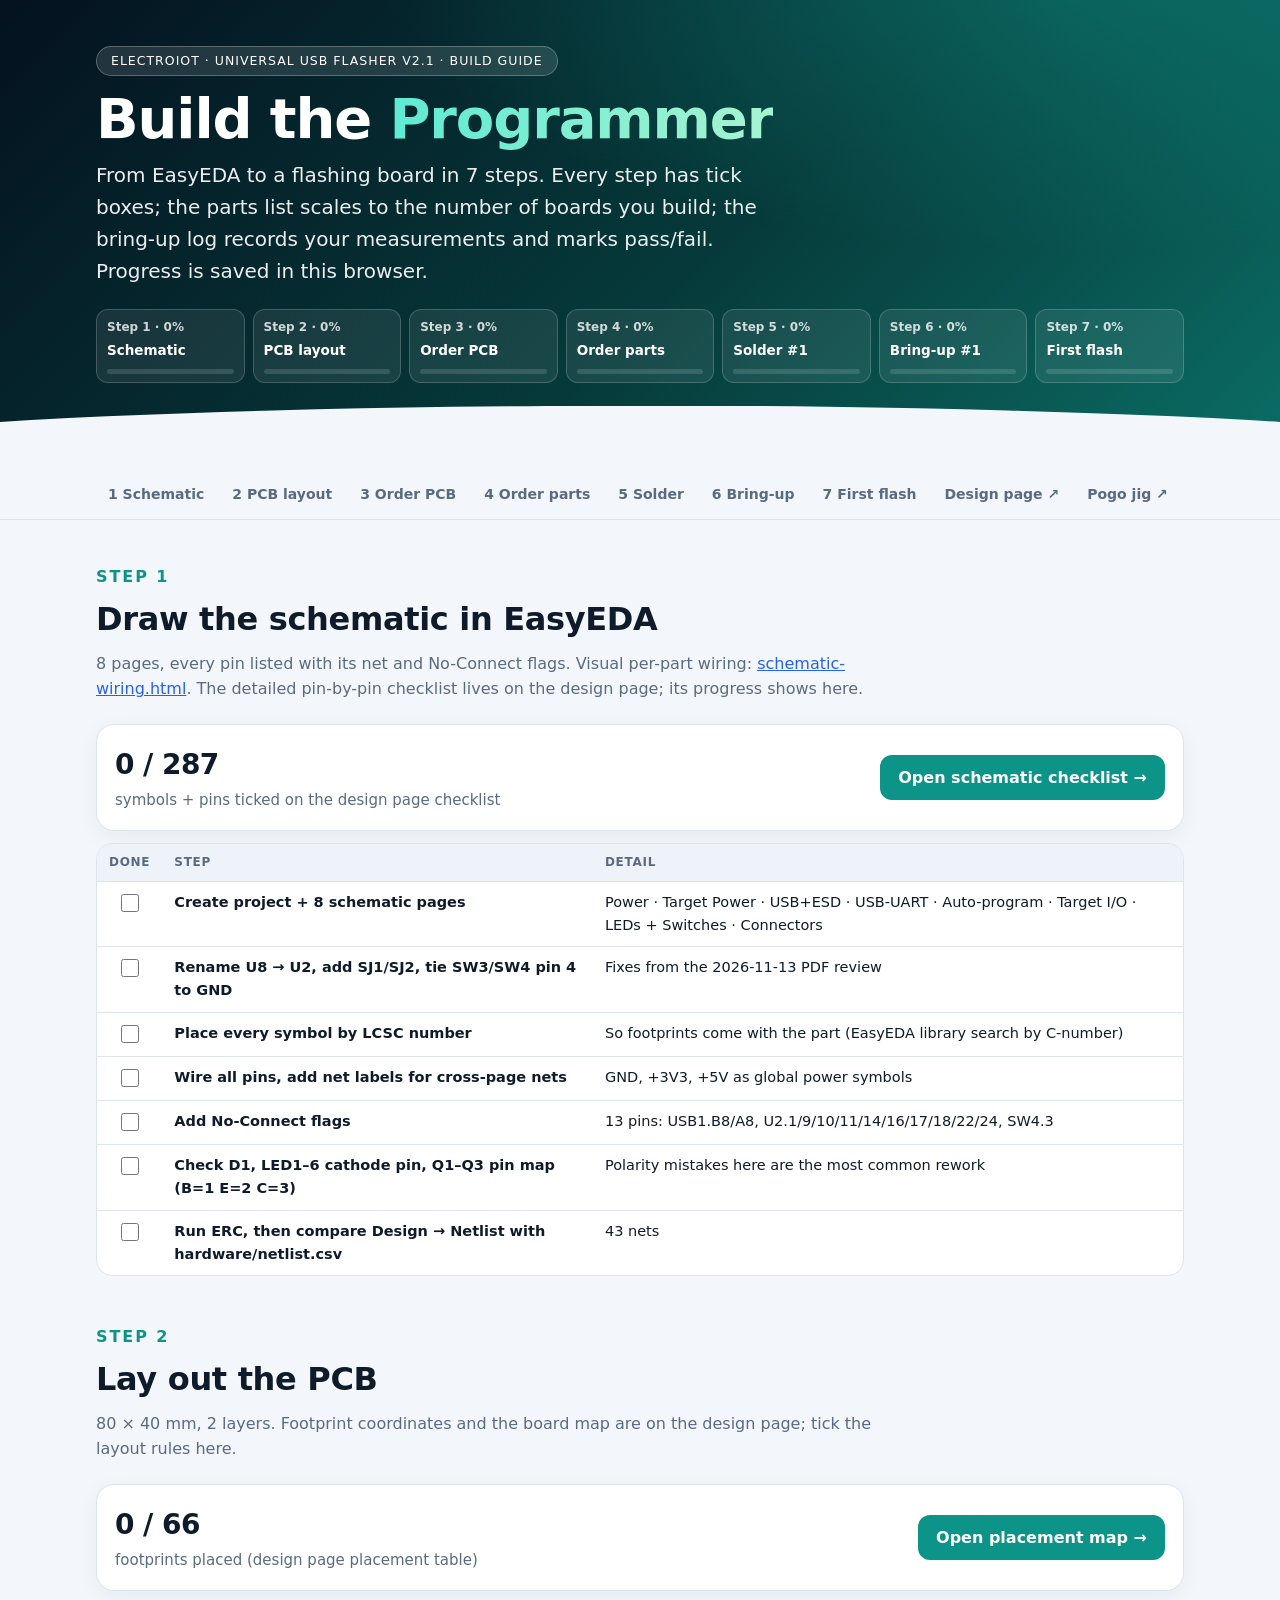
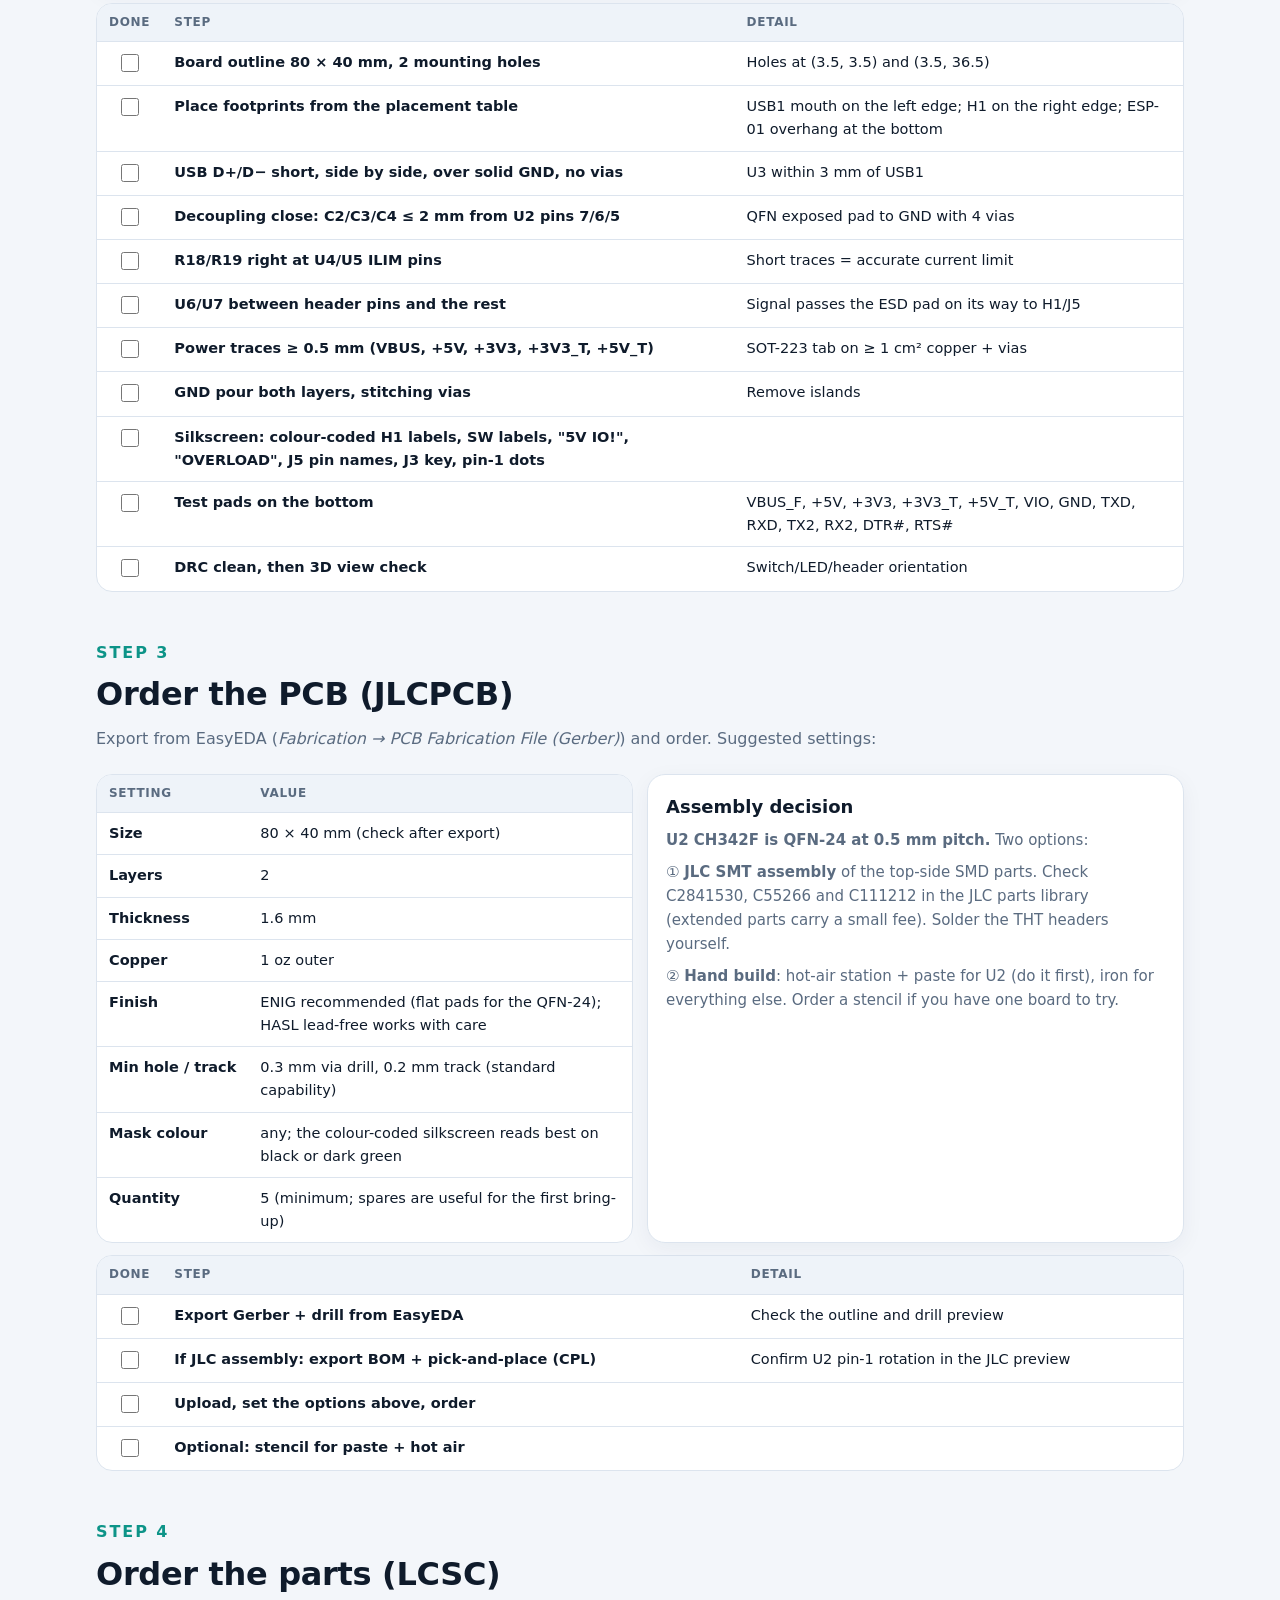
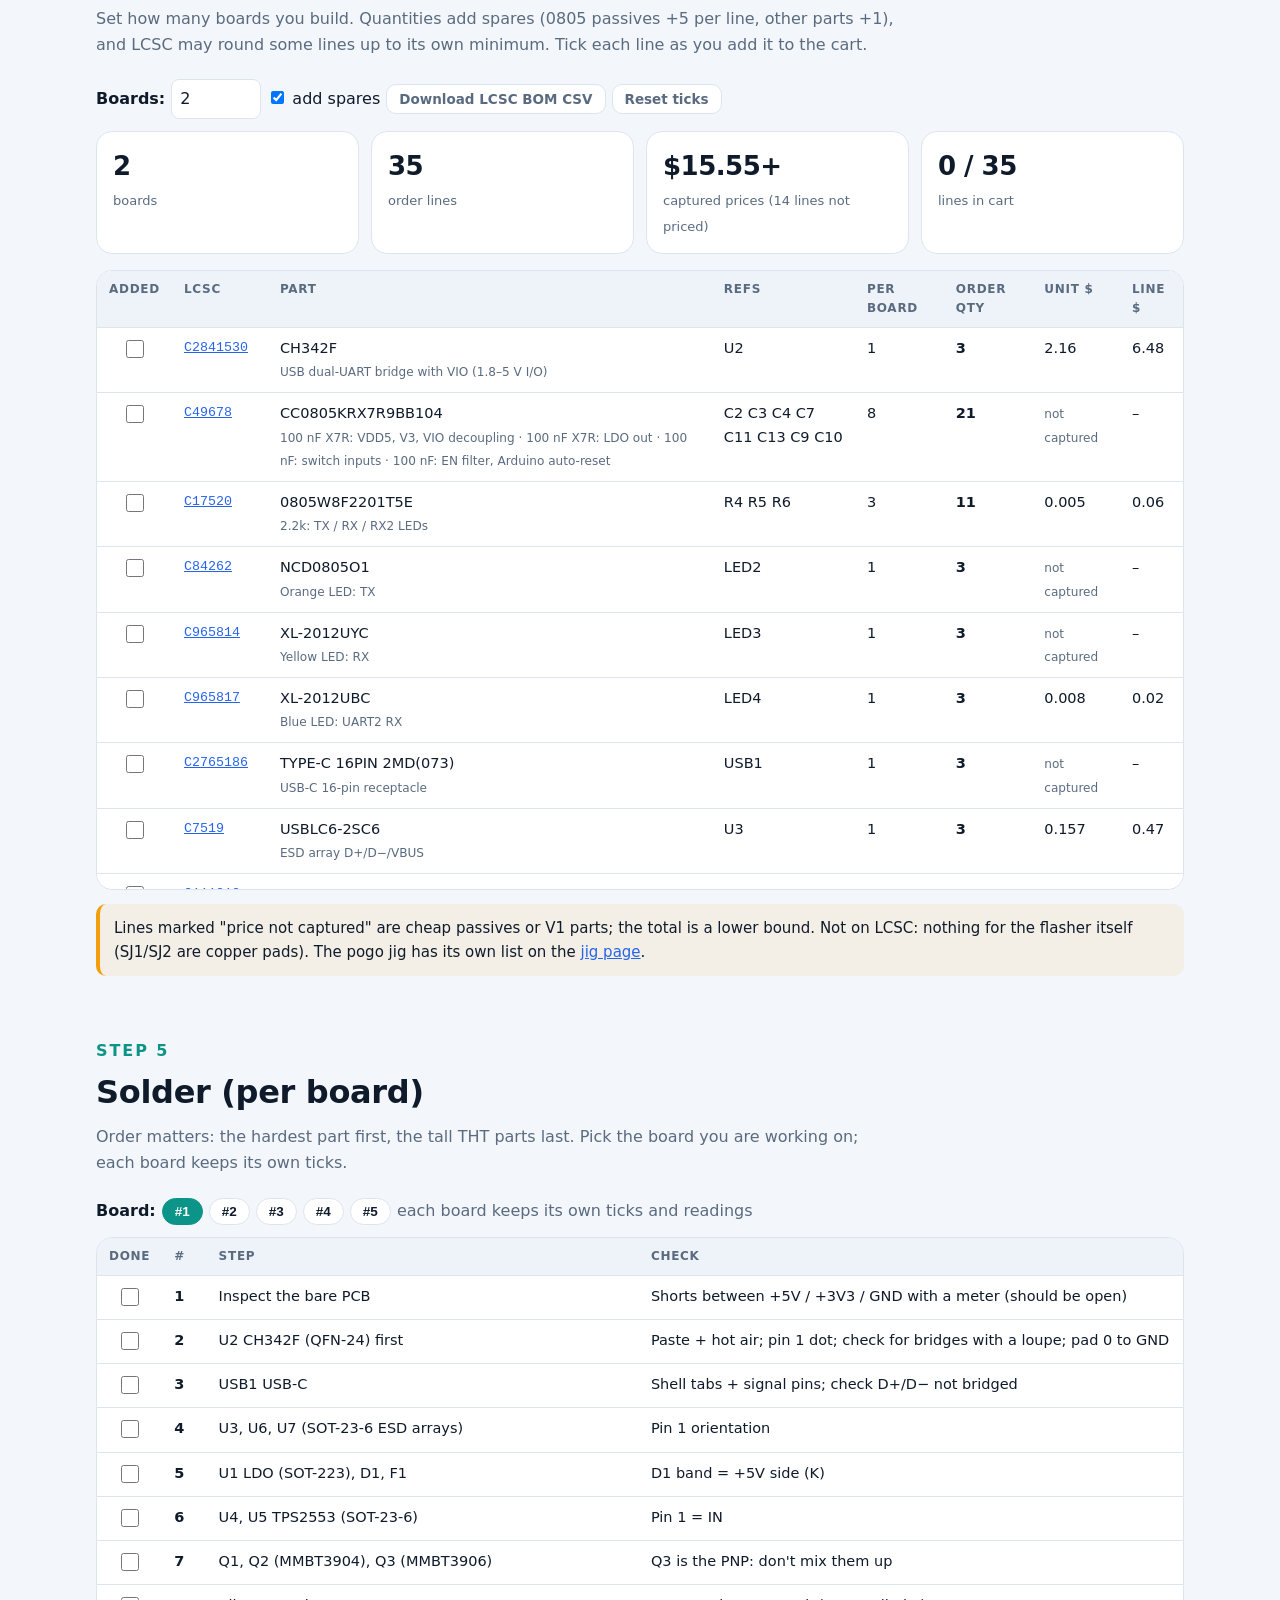
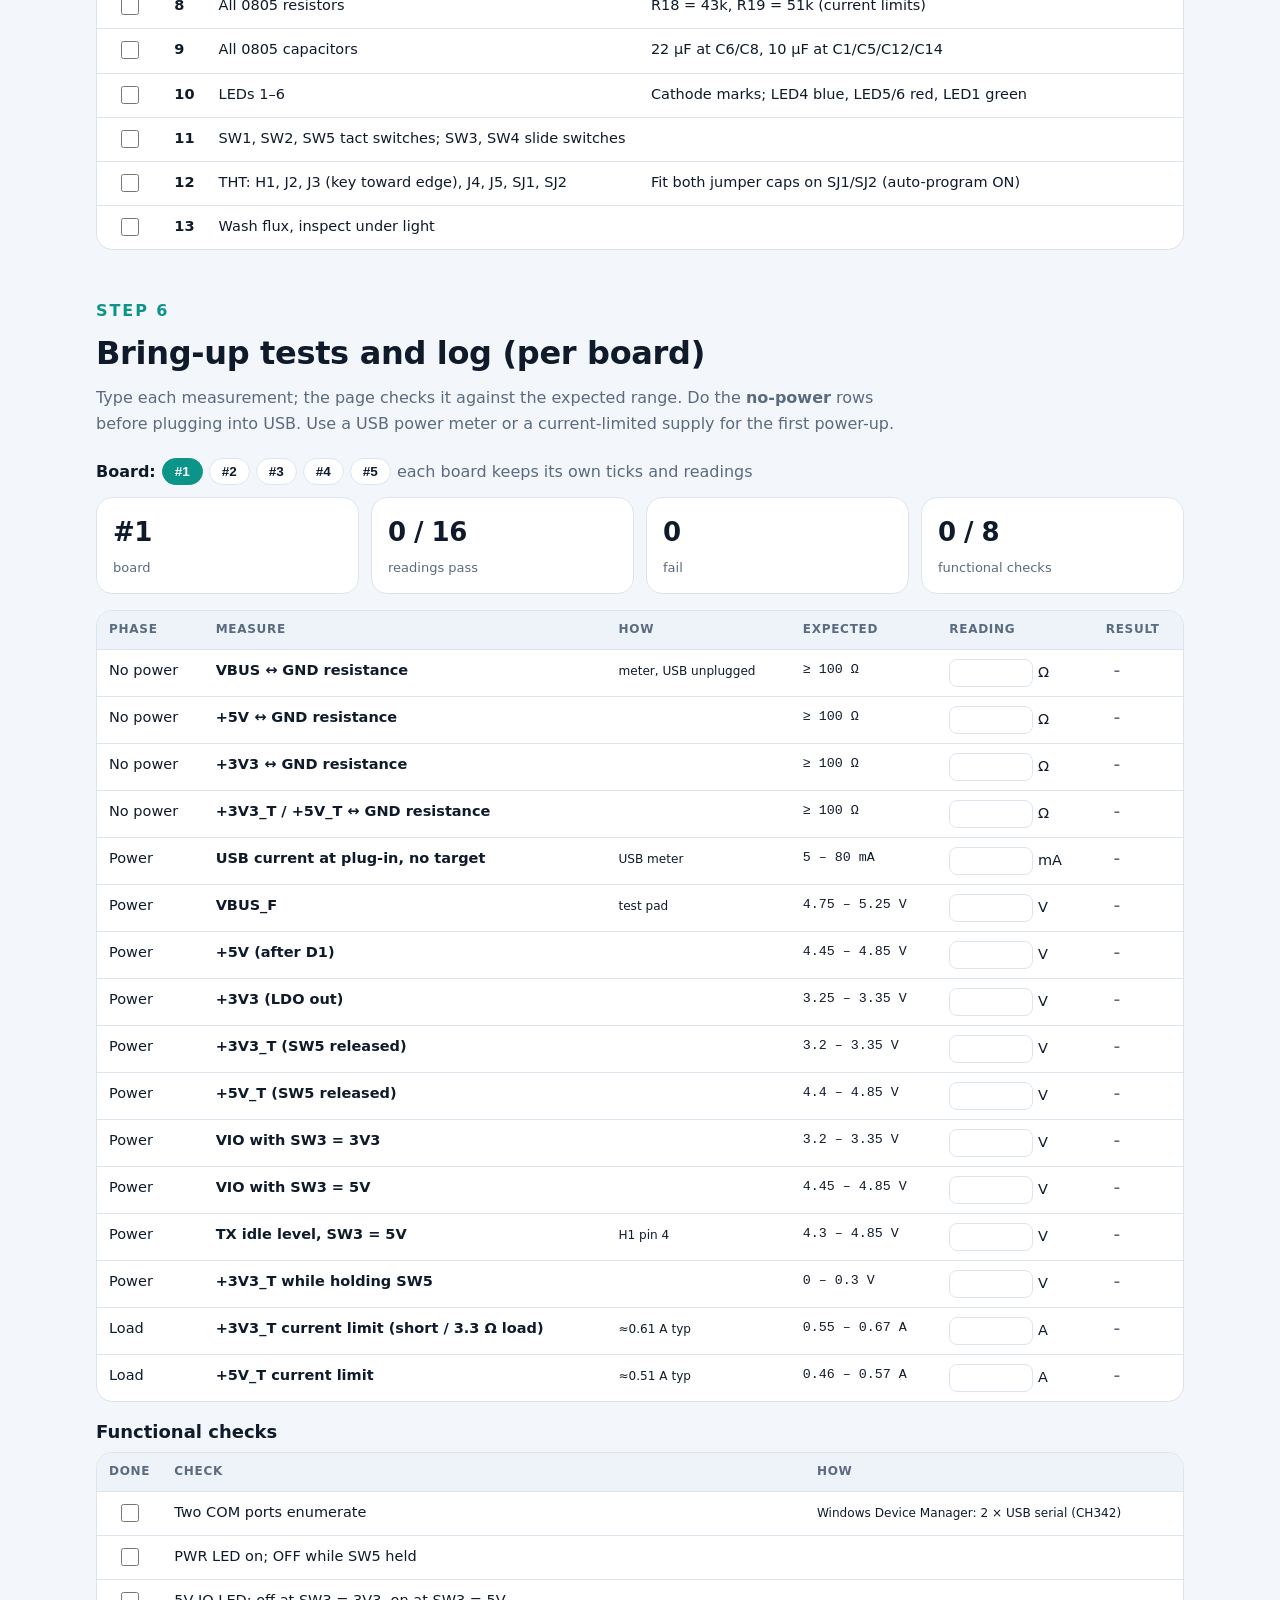
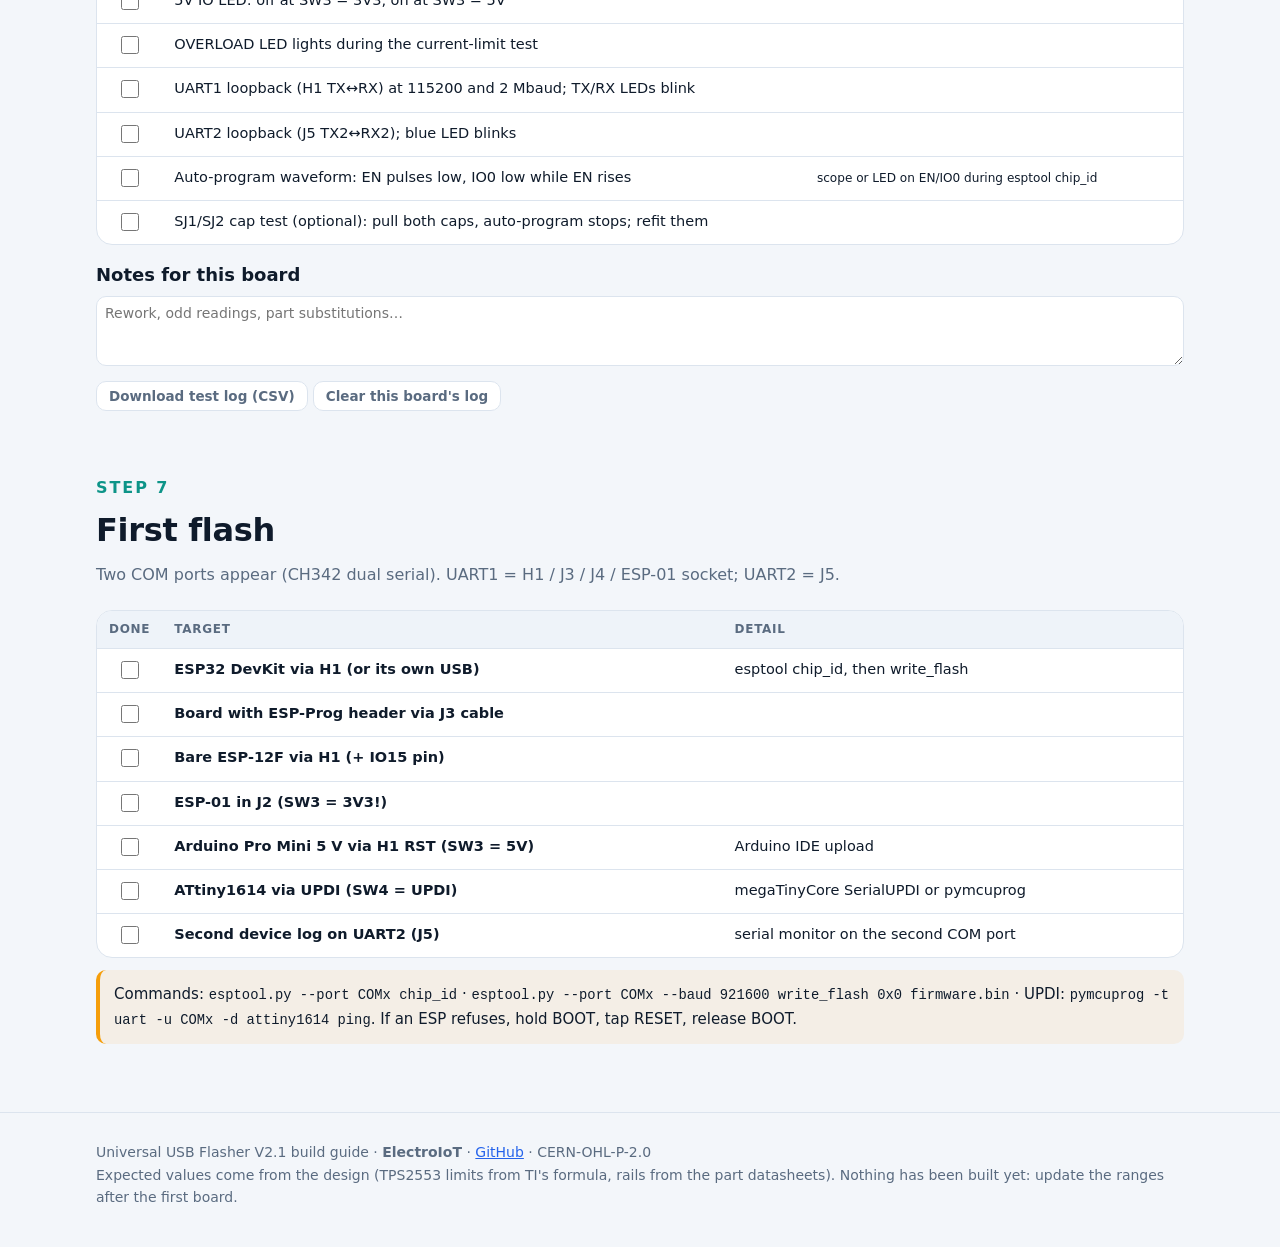
<file: back/build-guide.html>
<!doctype html>
<html lang="en">
<head>
<meta charset="utf-8">
<meta name="viewport" content="width=device-width,initial-scale=1">
<title>Build the Flasher</title>
<meta name="description" content="Step-by-step build guide for the Universal USB Flasher V2.1: EasyEDA schematic and layout checklists, JLCPCB order settings, LCSC order calculator, soldering order and a bring-up test log with pass/fail.">
<style>
:root{
  --bg:#f3f6fa;--card:#ffffff;--ink:#0f1b2b;--mute:#5a6b80;--line:#dce4ee;--soft:#eef3f9;
  --a:#0d9488;--b:#2563eb;--hero1:#04121f;--hero2:#063a3a;--hero3:#0d9488;
  --n3v3:#dc2626;--n5v:#9333ea;--nvio:#db2777;--ngnd:#334155;--ntx:#ea580c;--nrx:#16a34a;--nctl:#2563eb;--nesp:#ca8a04;--nusb:#0891b2;--nnc:#94a3b8;
  --sym:#0f1b2b;--pcb:#0b5d3b;--pcb2:#0a4f33;--pad:#d4a34a;--silk:#f8fafc;
}
@media (prefers-color-scheme:dark){:root:not([data-theme="light"]){
  --bg:#07111c;--card:#0e1b2a;--ink:#e6eef8;--mute:#9cb0c6;--line:#1e3246;--soft:#122335;
  --a:#2dd4bf;--b:#60a5fa;
  --n3v3:#f87171;--n5v:#c084fc;--nvio:#f472b6;--ngnd:#94a3b8;--ntx:#fb923c;--nrx:#4ade80;--nctl:#60a5fa;--nesp:#facc15;--nusb:#22d3ee;--nnc:#64748b;
  --sym:#e6eef8;
}}
:root[data-theme="dark"]{
  --bg:#07111c;--card:#0e1b2a;--ink:#e6eef8;--mute:#9cb0c6;--line:#1e3246;--soft:#122335;
  --a:#2dd4bf;--b:#60a5fa;
  --n3v3:#f87171;--n5v:#c084fc;--nvio:#f472b6;--ngnd:#94a3b8;--ntx:#fb923c;--nrx:#4ade80;--nctl:#60a5fa;--nesp:#facc15;--nusb:#22d3ee;--nnc:#64748b;
  --sym:#e6eef8;
}
*{box-sizing:border-box}
html{scroll-behavior:smooth}
body{margin:0;background:var(--bg);color:var(--ink);font:16px/1.6 system-ui,"Segoe UI",Roboto,sans-serif}
a{color:var(--b)}
code,.mono{font-family:ui-monospace,"Cascadia Code",Consolas,monospace;font-size:.92em}
.wrap{max-width:1120px;margin:0 auto;padding:0 16px}

/* hero */
header.hero{position:relative;overflow:hidden;color:#fff;padding:46px 0 86px;
  background:radial-gradient(1200px 500px at 85% -10%,#14b8a655,transparent 60%),linear-gradient(135deg,var(--hero1) 0%,var(--hero2) 55%,#0b6e66 100%)}
.hero:after{content:"";position:absolute;left:0;right:0;bottom:-1px;height:64px;background:var(--bg);clip-path:ellipse(75% 100% at 50% 100%)}
.traces{position:absolute;inset:0;opacity:.16}
.hero .wrap{position:relative;z-index:1;display:grid;grid-template-columns:1.05fr .95fr;gap:28px;align-items:center}
@media(max-width:860px){.hero .wrap{grid-template-columns:1fr}}
.kicker{display:inline-block;background:#ffffff1f;border:1px solid #ffffff40;border-radius:99px;padding:4px 14px;font-size:12.5px;letter-spacing:.08em;text-transform:uppercase}
h1{font-size:clamp(32px,5.6vw,56px);line-height:1.05;margin:14px 0 10px;letter-spacing:-.02em}
h1 span{background:linear-gradient(90deg,#5eead4,#a7f3d0);-webkit-background-clip:text;background-clip:text;color:transparent}
.tagline{font-size:clamp(16px,2.2vw,20px);opacity:.92;margin:0 0 18px;max-width:34em}
.badges{display:flex;flex-wrap:wrap;gap:8px}
.badge{background:#ffffff1a;border:1px solid #ffffff38;border-radius:8px;padding:4px 10px;font-size:13px;font-weight:600}
.cta{display:flex;flex-wrap:wrap;gap:10px;margin-top:22px}
.btn{display:inline-block;padding:10px 18px;border-radius:12px;font-weight:700;text-decoration:none;background:#fff;color:#063a3a}
.btn.o{background:transparent;color:#fff;border:2px solid #ffffff80}
.hero svg.board{width:100%;height:auto;filter:drop-shadow(0 18px 34px rgba(0,0,0,.45))}

/* nav */
nav.toc{position:sticky;top:0;z-index:5;background:color-mix(in srgb,var(--bg) 88%,transparent);backdrop-filter:blur(8px);border-bottom:1px solid var(--line)}
nav.toc .wrap{display:flex;gap:4px;overflow-x:auto;padding-top:8px;padding-bottom:8px;scrollbar-width:none}
nav.toc a{white-space:nowrap;text-decoration:none;color:var(--mute);font-weight:600;font-size:14px;padding:6px 12px;border-radius:99px}
nav.toc a:hover{background:var(--soft);color:var(--ink)}

section{padding:44px 0 4px;scroll-margin-top:56px}
h2{font-size:clamp(24px,3.4vw,32px);margin:0 0 6px;letter-spacing:-.01em}
h2 small{font-size:.5em;color:var(--a);font-weight:800;letter-spacing:.12em;text-transform:uppercase;display:block;margin-bottom:4px}
.lead{color:var(--mute);margin:0 0 22px;max-width:50em}
h3{margin:0 0 6px;font-size:18px}
.grid{display:grid;grid-template-columns:repeat(auto-fit,minmax(240px,1fr));gap:14px}
.card{background:var(--card);border:1px solid var(--line);border-radius:18px;padding:18px;box-shadow:0 6px 22px rgba(8,40,70,.05)}
.card p{margin:0;color:var(--mute);font-size:15px}
.ico{width:42px;height:42px;border-radius:12px;display:grid;place-items:center;font-size:21px;background:var(--soft);margin-bottom:10px}
.fix{display:grid;grid-template-columns:auto 1fr;gap:4px 12px;align-items:start}
.fix .num{grid-row:span 2;width:30px;height:30px;border-radius:50%;background:var(--a);color:#fff;font-weight:800;display:grid;place-items:center;font-size:14px}
.fix .was{color:var(--mute);font-size:14.5px}
.fix .now{font-size:15px}
.fix .now b{color:var(--a)}

.figure{background:var(--card);border:1px solid var(--line);border-radius:18px;padding:14px;overflow-x:auto}
.figure svg{display:block;width:100%;height:auto;min-width:640px}
.figcap{color:var(--mute);font-size:14px;margin:10px 4px 0}
.two{display:grid;grid-template-columns:1fr 1fr;gap:14px}
@media(max-width:900px){.two{grid-template-columns:1fr}}

table{width:100%;border-collapse:collapse;font-size:14.5px}
.tbl{background:var(--card);border:1px solid var(--line);border-radius:16px;overflow:auto}
th,td{padding:9px 12px;text-align:left;border-top:1px solid var(--line);vertical-align:top}
th{background:var(--soft);font-size:12px;text-transform:uppercase;letter-spacing:.06em;color:var(--mute);border-top:0;position:sticky;top:0}
td.ref{font-weight:700;white-space:nowrap}
.pill{display:inline-block;padding:2px 9px;border-radius:99px;font-size:12px;font-weight:700;white-space:nowrap}
.p-ok{background:#16a34a22;color:#15803d}.p-warn{background:#f59e0b26;color:#b45309}.p-info{background:#2563eb1f;color:#1d4ed8}
@media (prefers-color-scheme:dark){:root:not([data-theme="light"]) .p-ok{color:#4ade80}:root:not([data-theme="light"]) .p-warn{color:#fbbf24}:root:not([data-theme="light"]) .p-info{color:#93c5fd}}
.dot{display:inline-block;width:10px;height:10px;border-radius:3px;margin-right:6px;vertical-align:-1px}
.chips{display:flex;flex-wrap:wrap;gap:6px;margin:0 0 12px}
.chip{border:1px solid var(--line);background:var(--card);color:var(--ink);border-radius:99px;padding:5px 12px;font-weight:600;font-size:13.5px;cursor:pointer}
.chip[aria-pressed="true"]{background:var(--a);border-color:var(--a);color:#fff}
.bomtools{display:flex;flex-wrap:wrap;gap:10px;align-items:center;justify-content:space-between;margin-bottom:10px}
.bomtools input{flex:1;min-width:200px;max-width:320px;padding:8px 12px;border-radius:10px;border:1px solid var(--line);background:var(--card);color:var(--ink);font:inherit}
.stats{display:grid;grid-template-columns:repeat(auto-fit,minmax(150px,1fr));gap:12px;margin:0 0 16px}
.stat{background:var(--card);border:1px solid var(--line);border-radius:16px;padding:14px 16px}
.stat b{display:block;font-size:26px;letter-spacing:-.02em}
.stat span{color:var(--mute);font-size:13px}

.legend{display:flex;flex-wrap:wrap;gap:6px 14px;font-size:13.5px;color:var(--mute);margin:10px 4px 0}
.pins{display:flex;gap:6px;flex-wrap:wrap}
.pinbox{flex:1;min-width:84px;border-radius:12px;padding:10px 8px;text-align:center;color:#fff;font-weight:800;font-size:14px}
.pinbox small{display:block;font-weight:600;opacity:.85;font-size:11.5px}
.warn{border-left:4px solid #f59e0b;background:#f59e0b14;padding:12px 14px;border-radius:10px;margin:14px 0;font-size:15px}
.steps{counter-reset:s;display:grid;grid-template-columns:repeat(auto-fit,minmax(230px,1fr));gap:16px;margin-top:8px}
.step{position:relative;background:var(--card);border:1px solid var(--line);border-radius:18px;padding:22px 18px 18px}
.step:before{counter-increment:s;content:counter(s);position:absolute;top:-13px;left:16px;width:28px;height:28px;border-radius:50%;background:var(--a);color:#fff;font-weight:800;display:grid;place-items:center;font-size:14px}
.step p{margin:0;color:var(--mute);font-size:14.5px}
.ck{width:18px;height:18px;accent-color:var(--a);cursor:pointer;vertical-align:-3px}
tr.done td{opacity:.55}tr.done td:first-child,tr.done td.tick{opacity:1}
td.tick{width:38px;text-align:center}
.prog{display:flex;align-items:center;gap:12px;margin:0 0 12px;flex-wrap:wrap}
.bar{flex:1;min-width:160px;height:10px;border-radius:99px;background:var(--soft);border:1px solid var(--line);overflow:hidden}
.bar i{display:block;height:100%;background:linear-gradient(90deg,var(--a),#22c55e);width:0;transition:width .25s}
.prog b{font-size:14px;white-space:nowrap}
.tbtn{border:1px solid var(--line);background:var(--card);color:var(--mute);border-radius:10px;padding:6px 12px;font:600 13.5px system-ui;cursor:pointer}
.tbtn:hover{color:var(--ink)}
.ptabs{display:flex;gap:8px;flex-wrap:wrap;margin:0 0 14px}
.ptab{border:1px solid var(--line);background:var(--card);color:var(--ink);border-radius:14px;padding:10px 14px;cursor:pointer;text-align:left;font:inherit;min-width:170px}
.ptab small{display:block;color:var(--mute);font-size:12.5px}
.ptab[aria-pressed="true"]{border-color:var(--a);box-shadow:0 0 0 2px color-mix(in srgb,var(--a) 35%,transparent)}
.ptab .pp{font-weight:800;color:var(--a);font-size:12.5px}
.net{display:inline-block;padding:1px 8px;border-radius:7px;font:700 12.5px ui-monospace,Consolas,monospace;color:#fff;white-space:nowrap}
.ncflag{white-space:nowrap;display:inline-flex;align-items:center;gap:5px;padding:1px 8px;border-radius:7px;font:800 12px system-ui;background:#64748b26;color:var(--mute);border:1px dashed var(--nnc)}
.ncflag:before{content:"\2715";color:#dc2626;font-weight:900}
.partline{display:flex;flex-wrap:wrap;align-items:center;gap:6px 14px;background:var(--soft);border-top:1px solid var(--line);padding:9px 12px;font-size:14px}
.partline b{font-size:15px}
.partline .mute{color:var(--mute);font-size:13px}
.labels{display:flex;flex-wrap:wrap;gap:6px;margin:8px 0 14px}
footer{margin-top:50px;padding:28px 0 40px;border-top:1px solid var(--line);color:var(--mute);font-size:14px}

/* svg helpers */
.s-sym{stroke:var(--sym);fill:none;stroke-width:2}
.s-fill{fill:var(--card);stroke:var(--sym);stroke-width:2}
.s-txt{fill:var(--ink);font:600 13px system-ui,Segoe UI,sans-serif}
.s-sm{fill:var(--mute);font:500 11.5px system-ui,Segoe UI,sans-serif}
.s-ref{fill:var(--a);font:800 13px system-ui,Segoe UI,sans-serif}
.w{fill:none;stroke-width:2.6;stroke-linecap:round;stroke-linejoin:round}
.j{stroke:none}
.blk{fill:var(--card);stroke:var(--line);stroke-width:2}
.blkt{fill:var(--ink);font:800 15px system-ui,Segoe UI,sans-serif}
.blks{fill:var(--mute);font:500 12px system-ui,Segoe UI,sans-serif}
</style>
</head>
<body>
<style>
.stepper{display:grid;grid-template-columns:repeat(7,1fr);gap:8px;margin-top:22px}
@media(max-width:820px){.stepper{grid-template-columns:repeat(4,1fr)}}
.stp{background:#ffffff14;border:1px solid #ffffff30;border-radius:12px;padding:8px 10px;text-decoration:none;color:#fff}
.stp b{display:block;font-size:12px;opacity:.8}.stp span{font-weight:800;font-size:13.5px}
.stp i{display:block;height:5px;border-radius:9px;background:#ffffff22;margin-top:6px;overflow:hidden}.stp i u{display:block;height:100%;background:#5eead4;width:0}
.num{width:90px;padding:6px 8px;border-radius:8px;border:1px solid var(--line);background:var(--card);color:var(--ink);font:inherit}
.meas{width:84px;padding:5px 7px;border-radius:8px;border:1px solid var(--line);background:var(--card);color:var(--ink);font:600 14px ui-monospace,Consolas,monospace}
.res{font-weight:800;font-size:12.5px;padding:2px 8px;border-radius:99px;white-space:nowrap}
.pass{background:#16a34a22;color:#15803d}.fail{background:#dc262622;color:#b91c1c}.na{color:var(--mute)}
.boardsel{display:flex;gap:6px;flex-wrap:wrap;align-items:center;margin:0 0 12px}
.linkcard{display:flex;justify-content:space-between;align-items:center;gap:12px;flex-wrap:wrap}
.big{font-size:28px;font-weight:800;letter-spacing:-.02em}
textarea.notes{width:100%;min-height:70px;border-radius:10px;border:1px solid var(--line);background:var(--card);color:var(--ink);font:14px system-ui;padding:8px}
</style>
<header class="hero">
  <div class="wrap" style="display:block">
    <span class="kicker">ElectroIoT · Universal USB Flasher V2.1 · build guide</span>
    <h1>Build the <span>Programmer</span></h1>
    <p class="tagline">From EasyEDA to a flashing board in 7 steps. Every step has tick boxes; the parts list scales to the number of boards you build; the bring-up log records your measurements and marks pass/fail. Progress is saved in this browser.</p>
    <div class="stepper" id="stepper"></div>
  </div>
</header>

<nav class="toc"><div class="wrap">
  <a href="#s1">1 Schematic</a><a href="#s2">2 PCB layout</a><a href="#s3">3 Order PCB</a><a href="#s4">4 Order parts</a><a href="#s5">5 Solder</a><a href="#s6">6 Bring-up</a><a href="#s7">7 First flash</a><a href="index.html">Design page ↗</a><a href="pogo-jig.html">Pogo jig ↗</a>
</div></nav>

<main class="wrap">

<section id="s1">
  <h2><small>Step 1</small>Draw the schematic in EasyEDA</h2>
  <p class="lead">8 pages, every pin listed with its net and No-Connect flags. Visual per-part wiring: <a href="schematic-wiring.html">schematic-wiring.html</a>. The detailed pin-by-pin checklist lives on the design page; its progress shows here.</p>
  <div class="card linkcard"><div><div class="big" id="schProg">–</div><p>symbols + pins ticked on the design page checklist</p></div><a class="btn" style="background:var(--a);color:#fff" href="index.html#sch-check">Open schematic checklist →</a></div>
  <div class="tbl" style="margin-top:12px"><table id="t1"></table></div>
</section>

<section id="s2">
  <h2><small>Step 2</small>Lay out the PCB</h2>
  <p class="lead">80 × 40 mm, 2 layers. Footprint coordinates and the board map are on the design page; tick the layout rules here.</p>
  <div class="card linkcard"><div><div class="big" id="plProg">–</div><p>footprints placed (design page placement table)</p></div><a class="btn" style="background:var(--a);color:#fff" href="index.html#placement">Open placement map →</a></div>
  <div class="tbl" style="margin-top:12px"><table id="t2"></table></div>
</section>

<section id="s3">
  <h2><small>Step 3</small>Order the PCB (JLCPCB)</h2>
  <p class="lead">Export from EasyEDA (<i>Fabrication → PCB Fabrication File (Gerber)</i>) and order. Suggested settings:</p>
  <div class="two">
    <div class="tbl"><table>
      <tr><th>Setting</th><th>Value</th></tr>
      <tr><td class="ref">Size</td><td>80 × 40 mm (check after export)</td></tr>
      <tr><td class="ref">Layers</td><td>2</td></tr>
      <tr><td class="ref">Thickness</td><td>1.6 mm</td></tr>
      <tr><td class="ref">Copper</td><td>1 oz outer</td></tr>
      <tr><td class="ref">Finish</td><td>ENIG recommended (flat pads for the QFN-24); HASL lead-free works with care</td></tr>
      <tr><td class="ref">Min hole / track</td><td>0.3 mm via drill, 0.2 mm track (standard capability)</td></tr>
      <tr><td class="ref">Mask colour</td><td>any; the colour-coded silkscreen reads best on black or dark green</td></tr>
      <tr><td class="ref">Quantity</td><td>5 (minimum; spares are useful for the first bring-up)</td></tr>
    </table></div>
    <div class="card"><h3>Assembly decision</h3><p><b>U2 CH342F is QFN-24 at 0.5 mm pitch.</b> Two options:</p><p style="margin-top:8px">① <b>JLC SMT assembly</b> of the top-side SMD parts. Check C2841530, C55266 and C111212 in the JLC parts library (extended parts carry a small fee). Solder the THT headers yourself.</p><p style="margin-top:8px">② <b>Hand build</b>: hot-air station + paste for U2 (do it first), iron for everything else. Order a stencil if you have one board to try.</p></div>
  </div>
  <div class="tbl" style="margin-top:12px"><table id="t3"></table></div>
</section>

<section id="s4">
  <h2><small>Step 4</small>Order the parts (LCSC)</h2>
  <p class="lead">Set how many boards you build. Quantities add spares (0805 passives +5 per line, other parts +1), and LCSC may round some lines up to its own minimum. Tick each line as you add it to the cart.</p>
  <div class="boardsel"><b>Boards:</b> <input class="num" id="nBoards" type="number" min="1" max="50" value="2"> <label><input type="checkbox" id="spares" checked> add spares</label> <button class="tbtn" id="csvBtn">Download LCSC BOM CSV</button> <button class="tbtn" id="ordReset">Reset ticks</button></div>
  <div class="stats" id="ordStats"></div>
  <div class="tbl" style="max-height:620px"><table id="ordTable"></table></div>
  <div class="warn">Lines marked "price not captured" are cheap passives or V1 parts; the total is a lower bound. Not on LCSC: nothing for the flasher itself (SJ1/SJ2 are copper pads). The pogo jig has its own list on the <a href="pogo-jig.html#bom">jig page</a>.</div>
</section>

<section id="s5">
  <h2><small>Step 5</small>Solder (per board)</h2>
  <p class="lead">Order matters: the hardest part first, the tall THT parts last. Pick the board you are working on; each board keeps its own ticks.</p>
  <div class="boardsel" id="bs5"></div>
  <div class="tbl"><table id="t5"></table></div>
</section>

<section id="s6">
  <h2><small>Step 6</small>Bring-up tests and log (per board)</h2>
  <p class="lead">Type each measurement; the page checks it against the expected range. Do the <b>no-power</b> rows before plugging into USB. Use a USB power meter or a current-limited supply for the first power-up.</p>
  <div class="boardsel" id="bs6"></div>
  <div class="stats" id="testStats"></div>
  <div class="tbl"><table id="t6"></table></div>
  <h3 style="margin-top:16px">Functional checks</h3>
  <div class="tbl"><table id="t6b"></table></div>
  <h3 style="margin-top:16px">Notes for this board</h3>
  <textarea class="notes" id="notes" placeholder="Rework, odd readings, part substitutions…"></textarea>
  <p style="margin-top:8px"><button class="tbtn" id="logBtn">Download test log (CSV)</button> <button class="tbtn" id="testReset">Clear this board's log</button></p>
</section>

<section id="s7">
  <h2><small>Step 7</small>First flash</h2>
  <p class="lead">Two COM ports appear (CH342 dual serial). UART1 = H1 / J3 / J4 / ESP-01 socket; UART2 = J5.</p>
  <div class="tbl"><table id="t7"></table></div>
  <div class="warn" style="margin-top:12px">Commands: <code>esptool.py --port COMx chip_id</code> · <code>esptool.py --port COMx --baud 921600 write_flash 0x0 firmware.bin</code> · UPDI: <code>pymcuprog -t uart -u COMx -d attiny1614 ping</code>. If an ESP refuses, hold BOOT, tap RESET, release BOOT.</div>
</section>
</main>

<footer><div class="wrap">Universal USB Flasher V2.1 build guide · <b>ElectroIoT</b> · <a href="https://github.com/ElectroIoT/Universal-USB-Flasher-V2">GitHub</a> · CERN-OHL-P-2.0<br>Expected values come from the design (TPS2553 limits from TI's formula, rails from the part datasheets). Nothing has been built yet: update the ranges after the first board.</div></footer>

<script>
/*DESIGN-START*/
const DESIGN={"version":"V2.1 (design, schematic pages match EasyEDA export 2026-11-13)","board":{"w":80,"h":40,"holes":[[3.5,3.5],[3.5,36.5]]},"groups":{"pwr":["Power","#dc2626"],"tgt":["Target power","#f97316"],"usb":["USB + ESD","#0891b2"],"uart":["USB-UART","#0d9488"],"ap":["Auto-program","#2563eb"],"io":["Target I/O","#ca8a04"],"ui":["LEDs + switches","#9333ea"],"con":["Connectors","#64748b"]},"pages":[["P1","Page 1 · Power","F1, D1, LDO, bulk caps, 5V-IO LED (Q3)"],["P2","Page 2 · Target Power","TPS2553 switches, POWER-CYCLE, PWR + OVERLOAD LEDs"],["P3","Page 3 · USB+ESD","USB-C, CC resistors, USB ESD, header ESD arrays"],["P4","Page 4 · USB-UART","CH342F (U2), decoupling, TX/RX/RX2 LEDs"],["P5","Page 5 · Auto-program","SJ1/SJ2, Q1/Q2, base resistors"],["P6","Page 6 · Target I/O","Pull-ups, IO15, Arduino RST, UPDI resistor"],["P7","Page 7 · LEDs + Switches","RESET, BOOT, IO 3V3|5V, UART|UPDI switches"],["P8","Page 8 · Connectors","H1, ESP-01, ESP-Prog J3/J4, UART2 J5"]],"parts":[["USB1","P3","USB-C 16P","USB-C-SMD_TYPE-C-16PIN-2MD(073)","C2765186",[["A1B12","GND","GND"],["A4B9","VBUS","VBUS"],["B8","SBU2","NC"],["A5","CC1","CC1"],["B7","DN2","USB_DM"],["A6","DP1","USB_DP"],["A7","DN1","USB_DM"],["B6","DP2","USB_DP"],["A8","SBU1","NC"],["B5","CC2","CC2"],["B4A9","VBUS","VBUS"],["B1A12","GND","GND"],["13","EH (shell)","GND"],["14","EH (shell)","GND"]]],["R1","P3","5.1k","R0805","C27834",[["1","1","CC1"],["2","2","GND"]]],["R2","P3","5.1k","R0805","C27834",[["1","1","CC2"],["2","2","GND"]]],["U3","P3","USBLC6-2SC6","SOT-23-6","C7519",[["1","I/O1","USB_DP"],["2","GND","GND"],["3","I/O2","USB_DM"],["4","I/O2","USB_DM"],["5","VBUS","VBUS"],["6","I/O1","USB_DP"]]],["F1","P1","PTC 500 mA","F1206","C2680506",[["1","1","VBUS"],["2","2","VBUS_F"]]],["C1","P1","10 µF","C0805","C15850",[["1","1","VBUS_F"],["2","2","GND"]]],["D1","P1","1N5819HW","SOD-123","C82544",[["1","K (bar, left)","+5V"],["2","A (right)","VBUS_F"]]],["C5","P1","10 µF","C0805","C15850",[["1","1","+5V"],["2","2","GND"]]],["U1","P1","SGM2212-3.3","SOT-223-3","C3294699",[["1","GND","GND"],["2","VOUT","+3V3"],["3","VIN","+5V"],["4","VOUT (tab)","+3V3"]]],["C6","P1","22 µF","C0805","C45783",[["1","1","+3V3"],["2","2","GND"]]],["C7","P1","100 nF","C0805","C49678",[["1","1","+3V3"],["2","2","GND"]]],["SW3","P7","MSK12C02 (IO 3V3|5V)","SW-SMD_MSK12C02","C431540",[["1","throw A","+3V3"],["2","common","VIO"],["3","throw B","+5V"],["4","mounting tab","GND"]]],["Q3","P1","MMBT3906 (5V-IO detect)","SOT-23-3","C53444",[["1","B (left)","Q3_B"],["2","E (bottom, arrow in)","VIO"],["3","C (top)","Q3_C"]]],["R16","P1","4.7k (Q3 base)","R0805","C17673",[["1","1","+3V3"],["2","2","Q3_B"]]],["R17","P1","1k (5V-IO LED)","R0805","C95781",[["1","1","Q3_C"],["2","2","LED5_A"]]],["LED5","P1","Red (5V IO warning)","LED0805","C84256",[["1","K (bar, left)","GND"],["2","A (right)","LED5_A"]]],["U4","P2","TPS2553 (3V3 target switch)","SOT-23-6","C55266",[["1","IN","+3V3"],["2","GND","GND"],["3","EN","TPWR_EN"],["4","FAULT#","FAULT_N"],["5","ILIM","ILIM3"],["6","OUT","+3V3_T"]]],["R18","P2","43k 1% (≈0.61 A limit)","R0805","C17695",[["1","1","ILIM3"],["2","2","GND"]]],["C11","P2","100 nF (U4 IN)","C0805","C49678",[["1","1","+3V3"],["2","2","GND"]]],["C12","P2","10 µF (+3V3_T)","C0805","C15850",[["1","1","+3V3_T"],["2","2","GND"]]],["U5","P2","TPS2553 (5V target switch)","SOT-23-6","C55266",[["1","IN","+5V"],["2","GND","GND"],["3","EN","TPWR_EN"],["4","FAULT#","FAULT_N"],["5","ILIM","ILIM5"],["6","OUT","+5V_T"]]],["R19","P2","51k 1% (≈0.51 A limit)","R0805","C17737",[["1","1","ILIM5"],["2","2","GND"]]],["C13","P2","100 nF (U5 IN)","C0805","C49678",[["1","1","+5V"],["2","2","GND"]]],["C14","P2","10 µF (+5V_T)","C0805","C15850",[["1","1","+5V_T"],["2","2","GND"]]],["R20","P2","100k (EN pull-up)","R0805","C96346",[["1","1","+3V3"],["2","2","TPWR_EN"]]],["SW5","P2","POWER-CYCLE (hold = off)","SW-SMD_L3.9-W3.0-P4.45","C720477",[["1","1","TPWR_EN"],["2","2","GND"]]],["R21","P2","1k (OVERLOAD LED)","R0805","C95781",[["1","1","+5V"],["2","2","LED6_A"]]],["LED6","P2","Red (OVERLOAD)","LED0805","C84256",[["1","K (bar, left)","FAULT_N"],["2","A (right)","LED6_A"]]],["R3","P2","1k (PWR LED)","R0805","C95781",[["1","1","+3V3_T"],["2","2","LED1_A"]]],["LED1","P2","Green (target PWR)","LED0805","C84260",[["1","K (bar, left)","GND"],["2","A (right)","LED1_A"]]],["U2","P4","CH342F dual UART","QFN-24_L4.0-W4.0-P0.50","C2841530",[["1","RI0#","NC"],["2","GND","GND"],["3","UD+","USB_DP"],["4","UD-","USB_DM"],["5","VIO","VIO"],["6","V3","V3"],["7","VDD5","VBUS_F"],["8","VBUS","VBUS_F"],["9","RST#","NC"],["10","CTS1#","NC"],["11","RTS1#","NC"],["12","RXD1","RX2"],["13","TXD1","TX2"],["14","DSR1#","NC"],["15","DTR1#","DTR2_N"],["16","DCD1#","NC"],["17","RI1#","NC"],["18","CTS0#","NC"],["19","RTS0#","RTS_N"],["20","RXD0","RXD"],["21","TXD0","TXD"],["22","DSR0#","NC"],["23","DTR0#","DTR_N"],["24","DCD0#","NC"],["25","EP (GND pad)","GND"]]],["C2","P4","100 nF (VDD5)","C0805","C49678",[["1","1","VBUS_F"],["2","2","GND"]]],["C3","P4","100 nF (V3)","C0805","C49678",[["1","1","V3"],["2","2","GND"]]],["C4","P4","100 nF (VIO)","C0805","C49678",[["1","1","VIO"],["2","2","GND"]]],["R4","P4","2.2k","R0805","C17520",[["1","1","VIO"],["2","2","LED2_A"]]],["LED2","P4","Orange (TX)","LED0805","C84262",[["1","K (bar, left)","TXD"],["2","A (right)","LED2_A"]]],["R5","P4","2.2k","R0805","C17520",[["1","1","VIO"],["2","2","LED3_A"]]],["LED3","P4","Yellow (RX)","LED0805","C965814",[["1","K (bar, left)","RXD"],["2","A (right)","LED3_A"]]],["R6","P4","2.2k","R0805","C17520",[["1","1","VIO"],["2","2","LED4_A"]]],["LED4","P4","Blue (UART2 RX)","LED0805","C965817",[["1","K (bar, left)","RX2"],["2","A (right)","LED4_A"]]],["SJ1","P5","2-pin header + jumper cap (AUTO-PROG, cap = ON)","HDR-TH_2P-P2.54-V-M","C492401",[["1","1","DTR_N"],["2","2","DTR_AP"]]],["SJ2","P5","2-pin header + jumper cap (AUTO-PROG, cap = ON)","HDR-TH_2P-P2.54-V-M","C492401",[["1","1","RTS_N"],["2","2","RTS_AP"]]],["R7","P5","10k","R0805","C84376",[["1","1","DTR_AP"],["2","2","Q1_B"]]],["R8","P5","10k","R0805","C84376",[["1","1","RTS_AP"],["2","2","Q2_B"]]],["Q1","P5","MMBT3904 (EN)","SOT-23-3","C81464",[["1","B (left)","Q1_B"],["2","E (bottom, arrow)","RTS_AP"],["3","C (top)","EN"]]],["Q2","P5","MMBT3904 (IO0)","SOT-23-3","C81464",[["1","B (left)","Q2_B"],["2","E (bottom, arrow)","DTR_AP"],["3","C (top)","IO0"]]],["R9","P6","10k (EN pull-up)","R0805","C84376",[["1","1","+3V3_T"],["2","2","EN"]]],["C9","P6","100 nF (EN)","C0805","C49678",[["1","1","EN"],["2","2","GND"]]],["R10","P6","10k (IO0 pull-up)","R0805","C84376",[["1","1","+3V3_T"],["2","2","IO0"]]],["R11","P6","10k (IO15 pull-down)","R0805","C84376",[["1","1","IO15"],["2","2","GND"]]],["SW1","P7","RESET","SW-SMD_L3.9-W3.0-P4.45","C720477",[["1","1","EN"],["2","2","GND"]]],["SW2","P7","BOOT","SW-SMD_L3.9-W3.0-P4.45","C720477",[["1","1","IO0"],["2","2","GND"]]],["C10","P6","100 nF (Arduino reset)","C0805","C49678",[["1","1","DTR_N"],["2","2","RST"]]],["R14","P6","10k (RST pull-up)","R0805","C84376",[["1","1","VIO"],["2","2","RST"]]],["SW4","P7","MSK12C02 (UART|UPDI)","SW-SMD_MSK12C02","C431540",[["1","throw A (UPDI)","TXD"],["2","common","UPDI_R"],["3","throw B (UART)","NC"],["4","mounting tab","GND"]]],["R15","P6","4.7k (UPDI)","R0805","C17673",[["1","1","UPDI_R"],["2","2","RXD"]]],["H1","P8","1x11 male header","HDR-TH_11P-P2.54-V-M","C2840011",[["1","3V3","+3V3_T"],["2","5V","+5V_T"],["3","GND","GND"],["4","TX","TXD"],["5","RX/UPDI","RXD"],["6","DTR","DTR_N"],["7","RTS","RTS_N"],["8","RST","RST"],["9","EN","EN"],["10","IO0","IO0"],["11","IO15","IO15"]]],["J2","P8","2x4 female (ESP-01)","HDR-TH_8P-P2.54-V-F-R2-C4","C2897405",[["1","GND","GND"],["2","TXD (ESP out)","RXD"],["3","GPIO2","ESP01_IO2"],["4","CH_PD","EN"],["5","GPIO0","IO0"],["6","RST","ESP01_RST"],["7","RXD (ESP in)","TXD"],["8","VCC","+3V3_T"]]],["C8","P1","22 µF (ESP-01 bulk)","C0805","C45783",[["1","1","+3V3_T"],["2","2","GND"]]],["R12","P6","10k (ESP-01 RST)","R0805","C84376",[["1","1","+3V3_T"],["2","2","ESP01_RST"]]],["R13","P6","10k (ESP-01 GPIO2)","R0805","C84376",[["1","1","+3V3_T"],["2","2","ESP01_IO2"]]],["J3","P8","ESP-Prog PROG 2x3 1.27 mm box header","IDC-TH_6P-P1.27-2x3","C42372545",[["1","ESP_EN","EN"],["2","VDD","+3V3_T"],["3","ESP_TXD","RXD"],["4","GND","GND"],["5","ESP_RXD","TXD"],["6","ESP_IO0","IO0"]]],["J4","P8","PROG 2x3 2.54 mm (pogo / 2.54 cable)","HDR-TH_6P-P2.54-V-M-R2-C3","C65114",[["1","ESP_EN","EN"],["2","VDD","+3V3_T"],["3","ESP_TXD","RXD"],["4","GND","GND"],["5","ESP_RXD","TXD"],["6","ESP_IO0","IO0"]]],["J5","P8","UART2 1x4 header","HDR-TH_4P-P2.54-V-M","C2691448",[["1","GND","GND"],["2","TX2","TX2"],["3","RX2","RX2"],["4","DTR2","DTR2_N"]]],["U6","P3","USBLC6-4SC6 (header ESD A)","SOT-23-6","C111212",[["1","I/O1","TXD"],["2","GND","GND"],["3","I/O2","RXD"],["4","I/O3","DTR_N"],["5","VBUS","+5V"],["6","I/O4","RTS_N"]]],["U7","P3","USBLC6-4SC6 (header ESD B)","SOT-23-6","C111212",[["1","I/O1","EN"],["2","GND","GND"],["3","I/O2","IO0"],["4","I/O3","TX2"],["5","VBUS","+5V"],["6","I/O4","RX2"]]]],"bom":[["U2",1,"USB dual-UART bridge with VIO (1.8–5 V I/O)","QFN-24 4×4","CH342F","WCH","C2841530","5,692",2.16,"ok","uart","QFN 0.5 mm: JLC assembly or hot air"],["C2 C3 C4",3,"100 nF X7R: VDD5, V3, VIO decoupling","0805","CC0805KRX7R9BB104","YAGEO","C49678","",null,"v1","uart",""],["R4 R5 R6",3,"2.2k: TX / RX / RX2 LEDs","0805","0805W8F2201T5E","UNI-ROYAL","C17520","2,263,800",0.005,"ok","uart",""],["LED2",1,"Orange LED: TX","0805","NCD0805O1","NATIONSTAR","C84262","",null,"v1","uart",""],["LED3",1,"Yellow LED: RX","0805","XL-2012UYC","XINGLIGHT","C965814","",null,"v1","uart",""],["LED4",1,"Blue LED: UART2 RX","0805","XL-2012UBC","XINGLIGHT","C965817","760,100",0.008,"ok","uart",""],["USB1",1,"USB-C 16-pin receptacle","SMD","TYPE-C 16PIN 2MD(073)","SHOU HAN","C2765186","1,057,160",null,"ok","usb",""],["U3",1,"ESD array D+/D−/VBUS","SOT-23-6","USBLC6-2SC6","ST","C7519","44,990",0.157,"ok","usb",""],["U6 U7",2,"4-line ESD array: header TX/RX/DTR/RTS/EN/IO0/TX2/RX2","SOT-23-6","USBLC6-4SC6","ST","C111212","13,395",0.247,"ok","usb",""],["R1 R2",2,"5.1k 1%: USB-C CC pull-downs","0805","0805W8F5101T5E","UNI-ROYAL","C27834","",null,"v1","usb",""],["F1",1,"PTC fuse 500 mA hold / 1 A trip, 16 V","1206","JK-nSMD050-16","Jinrui","C2680506","30,620",0.024,"ok","pwr",""],["D1",1,"Schottky 40 V 1 A back-feed diode","SOD-123","1N5819HW-7-F","Diodes Inc","C82544","358,260",null,"ok","pwr",""],["U1",1,"3.3 V 800 mA LDO","SOT-223","SGM2212-3.3XKC3G/TR","SGMICRO","C3294699","5,002",0.57,"ok","pwr",""],["C1 C5",2,"10 µF 25 V X5R: VBUS / LDO in","0805","CL21A106KAYNNNE","Samsung","C15850","",null,"v1","pwr",""],["C6 C8",2,"22 µF 25 V X5R: LDO out / ESP-01 bulk","0805","CL21A226MAQNNNE","Samsung","C45783","615,400",0.107,"ok","pwr",""],["C7",1,"100 nF X7R: LDO out","0805","CC0805KRX7R9BB104","YAGEO","C49678","",null,"v1","pwr",""],["Q3",1,"PNP: lights 5V-IO LED when VIO > 3V3","SOT-23","MMBT3906LT1G","onsemi","C53444","836,550",0.018,"ok","pwr","B=1 E=2 C=3"],["R16",1,"4.7k: Q3 base","0805","0805W8F4701T5E","UNI-ROYAL","C17673","1,051,500",0.003,"ok","pwr",""],["R17",1,"1k: 5V-IO LED","0805","RC0805FR-071KL","YAGEO","C95781","",null,"v1","pwr",""],["LED5",1,"Red LED: 5V IO warning","0805","NCD0805R1","NATIONSTAR","C84256","171,800",0.012,"ok","pwr",""],["U4 U5",2,"Current-limited power switch with FAULT# (3V3_T, 5V_T)","SOT-23-6","TPS2553DBVR","TI","C55266","53,771",0.54,"ok","tgt","Pinout 1 IN 2 GND 3 EN 4 FAULT# 5 ILIM 6 OUT"],["R18",1,"43k 1%: U4 ILIM (≈0.61 A)","0805","0805W8F4302T5E","UNI-ROYAL","C17695","27,600",0.003,"ok","tgt",""],["R19",1,"51k 1%: U5 ILIM (≈0.51 A)","0805","0805W8F5102T5E","UNI-ROYAL","C17737","202,600",0.0064,"ok","tgt",""],["R20",1,"100k: TPWR_EN pull-up","0805","RC0805FR-07100KL","YAGEO","C96346","",null,"v1","tgt",""],["C11 C13",2,"100 nF: switch inputs","0805","CC0805KRX7R9BB104","YAGEO","C49678","",null,"v1","tgt",""],["C12 C14",2,"10 µF: switched outputs","0805","CL21A106KAYNNNE","Samsung","C15850","",null,"v1","tgt",""],["SW5",1,"Tactile switch: POWER-CYCLE","SMD 3.9×3.0","TS-1088-AR02016","XUNPU","C720477","679,440",null,"ok","tgt",""],["LED1",1,"Green LED: target PWR","0805","NCD0805G1","NATIONSTAR","C84260","",null,"v1","tgt",""],["LED6",1,"Red LED: OVERLOAD (FAULT#)","0805","NCD0805R1","NATIONSTAR","C84256","171,800",0.012,"ok","tgt",""],["R3 R21",2,"1k: PWR / OVERLOAD LEDs","0805","RC0805FR-071KL","YAGEO","C95781","",null,"v1","tgt",""],["Q1 Q2",2,"NPN auto-program transistors","SOT-23","MMBT3904LT1G","onsemi","C81464","1,362,700",null,"ok","ap","B=1 E=2 C=3"],["R7 R8",2,"10k: Q1/Q2 base resistors","0805","RC0805FR-0710KL","YAGEO","C84376","",null,"v1","ap",""],["SJ1 SJ2",2,"2-pin male header 2.54 mm: auto-program enable (fit cap = ON)","THT","PZ254V-11-02P","XFCN","C492401","786,200",null,"ok","ap","Silk: AUTO-PROG (cap = ON)"],["R9 R10 R11 R12 R13 R14",6,"10k: EN/IO0 pull-ups, IO15 pull-down, ESP-01 RST/GPIO2, Arduino RST","0805","RC0805FR-0710KL","YAGEO","C84376","",null,"v1","io",""],["C9 C10",2,"100 nF: EN filter, Arduino auto-reset","0805","CC0805KRX7R9BB104","YAGEO","C49678","",null,"v1","io",""],["R15",1,"4.7k: UPDI series resistor","0805","0805W8F4701T5E","UNI-ROYAL","C17673","1,051,500",0.003,"ok","io",""],["SW1 SW2",2,"Tactile switch RESET / BOOT","SMD 3.9×3.0","TS-1088-AR02016","XUNPU","C720477","679,440",null,"ok","ui",""],["SW3 SW4",2,"SPDT slide: IO 3V3/5V · UART/UPDI","SMD","MSK12C02","SHOU HAN","C431540","164,660",0.052,"ok","ui",""],["H1",1,"1×11 male header 2.54 mm","THT","PZ254V-11-11P","XFCN","C2840011","16,430",0.073,"ok","con",""],["J2",1,"2×4 female header 2.54 mm (ESP-01)","THT","PM254-2-04-Z-8.5","HCTL","C2897405","6,120",0.146,"ok","con",""],["J3",1,"2×3 1.27 mm IDC box header (ESP-Prog PROG)","THT","HX JN1.27-2x3P ZZ H4.9","hanxia","C42372545","2,945",0.153,"warn","con","Check datasheet: shrouded + keyed"],["J4",1,"2×3 2.54 mm male header (PROG pogo jig / 2.54 cable)","THT","2.54-2*3P","BOOMELE","C65114","44,550",0.044,"ok","con",""],["J5",1,"1×4 male header 2.54 mm (UART2)","THT","PZ254V-11-04P","XFCN","C2691448","807,020",0.026,"ok","con",""],["CAP1 CAP2",2,"Jumper cap 2.54 mm for SJ1/SJ2 (fit both = auto-program on)","2.54 mm","2.54 (open-top)","BOOMELE","C5305","762,800",0.0095,"ok","ap","Not a schematic part: order with the headers"]],"placement":[["USB1",3.4,20,7.4,9,"usb","USB-C"],["U3",12,20,3,3,"usb","USBLC6"],["R1",11,14,2,1.25,"usb","5.1k"],["R2",11,26,2,1.25,"usb","5.1k"],["F1",11,35,3.2,1.6,"pwr","PTC"],["C1",16,35,2,1.25,"pwr","10µ"],["D1",21,35,3.7,1.6,"pwr","SS"],["C5",26,35,2,1.25,"pwr","10µ"],["U1",20,7.5,6.5,7,"pwr","LDO"],["C6",25.5,4,2,1.25,"pwr","22µ"],["C7",25.5,8,2,1.25,"pwr","100n"],["Q3",58,9.5,2.9,2.4,"pwr","Q3"],["R16",58,12.5,2,1.25,"pwr","4.7k"],["LED5",61.5,9.5,2,1.25,"pwr","5V!"],["R17",61.5,12.5,2,1.25,"pwr","1k"],["U2",26,19,5,5,"uart","CH342F"],["C2",30.5,19,2,1.25,"uart","100n"],["C3",27,23.5,2,1.25,"uart","100n"],["C4",23.5,23.5,2,1.25,"uart","100n"],["LED2",47,9.5,2,1.25,"uart","TX"],["LED3",50.5,9.5,2,1.25,"uart","RX"],["LED4",54,9.5,2,1.25,"uart","RX2"],["R4",47,12.5,2,1.25,"uart","2.2k"],["R5",50.5,12.5,2,1.25,"uart","2.2k"],["R6",54,12.5,2,1.25,"uart","2.2k"],["U4",32,7,3,3,"tgt","3V3 SW"],["R18",32,11,2,1.25,"tgt","43k"],["C11",29,4,2,1.25,"tgt","100n"],["C12",35.5,4,2,1.25,"tgt","10µ"],["U5",32,31,3,3,"tgt","5V SW"],["R19",32,27.5,2,1.25,"tgt","51k"],["C13",30,35,2,1.25,"tgt","100n"],["C14",35.5,31,2,1.25,"tgt","10µ"],["SW5",41,3.5,5,3,"tgt","PWR CYC"],["R20",37.5,8,2,1.25,"tgt","100k"],["LED6",41,9.5,2,1.25,"tgt","OVLD"],["R21",41,12.5,2,1.25,"tgt","1k"],["LED1",15.5,12,2,1.25,"tgt","PWR"],["R3",15.5,14.5,2,1.25,"tgt","1k"],["Q1",38,17,2.9,2.4,"ap","Q1"],["R7",42,17,2,1.25,"ap","10k"],["SJ1",46,17,5.08,2.54,"ap","SJ1"],["Q2",38,21.5,2.9,2.4,"ap","Q2"],["R8",42,21.5,2,1.25,"ap","10k"],["SJ2",46,21.5,5.08,2.54,"ap","SJ2"],["R14",50,17,2,1.25,"io","10k"],["C10",54,17,2,1.25,"io","100n"],["R15",58,17,2,1.25,"io","4.7k"],["R9",38,27,2,1.25,"io","10k"],["C9",42,27,2,1.25,"io","100n"],["R10",46,27,2,1.25,"io","10k"],["R11",50,27,2,1.25,"io","10k"],["R12",54,27,2,1.25,"io","10k"],["R13",58,27,2,1.25,"io","10k"],["U6",64,19,3,3,"usb","ESD"],["U7",64,24.5,3,3,"usb","ESD"],["SW1",47.5,3.5,5,3,"ui","RESET"],["SW2",54,3.5,5,3,"ui","BOOT"],["SW3",61.5,3.5,7,3,"ui","3V3|5V"],["SW4",70.5,3.5,7,3,"ui","UART|UPDI"],["C8",44.5,36.5,2,1.25,"pwr","22µ"],["J2",52,36.5,10.2,5.1,"con","ESP-01"],["J3",38,36.5,6.5,5.2,"con","ESP-Prog"],["J4",63.5,36.5,7.6,5.1,"con","PROG 2.54"],["J5",74,37.8,10.2,2.6,"con","UART2"],["H1",77.5,21,2.6,28,"con","H1"]],"notes":{"USB1":"Mouth flush with left edge","U3":"≤ 3 mm from USB1","U1":"Tab up, big copper + vias","U2":"QFN: pin 1 mark, thermal pad + 4 vias to GND","C2":"At U2 pin 7","C3":"At U2 pin 6","C4":"At U2 pin 5","J2":"Bottom edge, module overhangs","H1":"Right edge, pin 1 (3V3) at top","SW3":"Edge, silk \"IO 3V3 | 5V\"","SW4":"Edge, silk \"UART | UPDI\"","SW1":"Edge, silk RESET","SW2":"Edge, silk BOOT","SW5":"Edge, silk POWER (hold = off)","Q1":"Check pin map","Q2":"Check pin map: C = IO0","C8":"Next to J2 VCC","U4":"Short ILIM trace to R18","U5":"Short ILIM trace to R19","U6":"Close to H1 pins 4-7","U7":"Close to H1 pins 9-10 and J5","J3":"Key notch toward board edge","J5":"Silk GND · TX2 · RX2 · DTR2","LED5":"Silk 5V IO!","LED6":"Silk OVERLOAD","SJ1":"2-pin header, silk AUTO-PROG (cap = ON)","SJ2":"2-pin header, silk AUTO-PROG (cap = ON)"},"bom_extra":[["CAP1 CAP2",2,"Jumper cap 2.54 mm for SJ1/SJ2 (fit both = auto-program on)","2.54 mm","2.54 (open-top)","BOOMELE","C5305","762,800",0.0095,"ok","ap","Not a schematic part: order with the headers"]]};
/*DESIGN-END*/
const TK='uusbf-build';let T={};try{T=JSON.parse(localStorage.getItem(TK)||'{}')||{}}catch(e){T={}}
const save=()=>{try{localStorage.setItem(TK,JSON.stringify(T))}catch(e){}};
let DT={};try{DT=JSON.parse(localStorage.getItem('uusbf-v2-ticks')||'{}')||{}}catch(e){}
const ck=(k,l)=>`<input type="checkbox" class="ck" data-k="${k}" ${T[k]?'checked':''} aria-label="${l}">`;
let board=+(T.board||1);
const STEP={};

function tickTable(id,key,rows,head='Step'){
  const el=document.getElementById(id);
  const draw=()=>{el.innerHTML=`<tr><th>Done</th><th>${head}</th><th>Detail</th></tr>`+rows.map((r,i)=>{const k=key+':'+i;return `<tr class="${T[k]?'done':''}"><td class="tick">${ck(k,r[0])}</td><td class="ref" style="white-space:normal">${r[0]}</td><td>${r[1]||''}</td></tr>`}).join('');STEP[key]=[rows.filter((r,i)=>T[key+':'+i]).length,rows.length];stepper()};
  el.addEventListener('change',e=>{const c=e.target.closest('.ck');if(!c)return;if(c.checked)T[c.dataset.k]=1;else delete T[c.dataset.k];save();draw()});
  draw();
}

/* step 1 + 2 progress from the design page */
(function(){
  let t=0,d=0;(DESIGN.parts||[]).forEach(p=>{t++;if(DT['sym:'+p[0]])d++;p[5].forEach(pin=>{t++;if(DT['pin:'+p[0]+'.'+pin[0]])d++})});
  document.getElementById('schProg').textContent=`${d} / ${t}`;
  const pl=(DESIGN.placement||[]);const pd=pl.filter(p=>DT['pl:'+p[0]]).length;
  document.getElementById('plProg').textContent=`${pd} / ${pl.length}`;
  STEP.sch=[d,t];STEP.pl=[pd,pl.length];
})();
tickTable('t1','s1',[
 ['Create project + 8 schematic pages','Power · Target Power · USB+ESD · USB-UART · Auto-program · Target I/O · LEDs + Switches · Connectors'],
 ['Rename U8 → U2, add SJ1/SJ2, tie SW3/SW4 pin 4 to GND','Fixes from the 2026-11-13 PDF review'],
 ['Place every symbol by LCSC number','So footprints come with the part (EasyEDA library search by C-number)'],
 ['Wire all pins, add net labels for cross-page nets','GND, +3V3, +5V as global power symbols'],
 ['Add No-Connect flags','13 pins: USB1.B8/A8, U2.1/9/10/11/14/16/17/18/22/24, SW4.3'],
 ['Check D1, LED1–6 cathode pin, Q1–Q3 pin map (B=1 E=2 C=3)','Polarity mistakes here are the most common rework'],
 ['Run ERC, then compare Design → Netlist with hardware/netlist.csv','43 nets'],
]);
tickTable('t2','s2',[
 ['Board outline 80 × 40 mm, 2 mounting holes','Holes at (3.5, 3.5) and (3.5, 36.5)'],
 ['Place footprints from the placement table','USB1 mouth on the left edge; H1 on the right edge; ESP-01 overhang at the bottom'],
 ['USB D+/D− short, side by side, over solid GND, no vias','U3 within 3 mm of USB1'],
 ['Decoupling close: C2/C3/C4 ≤ 2 mm from U2 pins 7/6/5','QFN exposed pad to GND with 4 vias'],
 ['R18/R19 right at U4/U5 ILIM pins','Short traces = accurate current limit'],
 ['U6/U7 between header pins and the rest','Signal passes the ESD pad on its way to H1/J5'],
 ['Power traces ≥ 0.5 mm (VBUS, +5V, +3V3, +3V3_T, +5V_T)','SOT-223 tab on ≥ 1 cm² copper + vias'],
 ['GND pour both layers, stitching vias','Remove islands'],
 ['Silkscreen: colour-coded H1 labels, SW labels, "5V IO!", "OVERLOAD", J5 pin names, J3 key, pin-1 dots',''],
 ['Test pads on the bottom','VBUS_F, +5V, +3V3, +3V3_T, +5V_T, VIO, GND, TXD, RXD, TX2, RX2, DTR#, RTS#'],
 ['DRC clean, then 3D view check','Switch/LED/header orientation'],
]);
tickTable('t3','s3',[
 ['Export Gerber + drill from EasyEDA','Check the outline and drill preview'],
 ['If JLC assembly: export BOM + pick-and-place (CPL)','Confirm U2 pin-1 rotation in the JLC preview'],
 ['Upload, set the options above, order',''],
 ['Optional: stencil for paste + hot air',''],
]);

/* step 4 order calculator */
function orderQty(r,n,sp){const base=r[1]*n;if(!sp)return base;const passive=/^(R|C)\d/.test(r[0])&&r[3]==='0805';return base+(passive?5:1)}
function orderLines(){const m={};(DESIGN.bom||[]).filter(r=>r[6]&&r[6].startsWith('C')).forEach(r=>{const g=m[r[6]]||(m[r[6]]={lcsc:r[6],mpn:r[4],desc:[],refs:[],per:0,price:r[8],rows:[]});g.desc.push(r[2]);g.refs.push(r[0]);g.per+=r[1];g.rows.push(r);if(g.price==null&&r[8]!=null)g.price=r[8]});return Object.values(m)}
function groupQty(g,n,sp){const passive=g.rows.every(r=>/^(R|C)\d/.test(r[0])&&r[3]==='0805');return g.per*n+(sp?(passive?5:1):0)}
function renderOrder(){
  const n=Math.max(1,Math.min(50,+document.getElementById('nBoards').value||1));const sp=document.getElementById('spares').checked;
  const lines=orderLines();
  let tot=0,unk=0,h='<tr><th>Added</th><th>LCSC</th><th>Part</th><th>Refs</th><th>Per board</th><th>Order qty</th><th>Unit $</th><th>Line $</th></tr>';
  h+=lines.map(g=>{const q=groupQty(g,n,sp);const lp=g.price!=null?q*g.price:null;if(lp!=null)tot+=lp;else unk++;const k='ord:'+g.lcsc;
    return `<tr class="${T[k]?'done':''}"><td class="tick">${ck(k,g.lcsc+' in cart')}</td><td class="mono"><a href="https://www.lcsc.com/product-detail/${g.lcsc}.html" target="_blank" rel="noopener">${g.lcsc}</a></td><td>${g.mpn}<br><small style="color:var(--mute)">${g.desc.join(' · ')}</small></td><td>${g.refs.join(' ')}</td><td>${g.per}</td><td><b>${q}</b></td><td>${g.price!=null?g.price:'<small style="color:var(--mute)">not captured</small>'}</td><td>${lp!=null?lp.toFixed(2):'–'}</td></tr>`}).join('');
  document.getElementById('ordTable').innerHTML=h;
  const done=lines.filter(g=>T['ord:'+g.lcsc]).length;STEP.ord=[done,lines.length];
  document.getElementById('ordStats').innerHTML=[[n,'boards'],[lines.length,'order lines'],['$'+tot.toFixed(2)+'+','captured prices ('+unk+' lines not priced)'],[done+' / '+lines.length,'lines in cart']].map(s=>`<div class="stat"><b>${s[0]}</b><span>${s[1]}</span></div>`).join('');
  T.n=n;T.sp=sp;save();stepper();
}
(function(){
  if(T.n)document.getElementById('nBoards').value=T.n;if(T.sp===false)document.getElementById('spares').checked=false;
  ['input','change'].forEach(ev=>{document.getElementById('nBoards').addEventListener(ev,renderOrder);document.getElementById('spares').addEventListener(ev,renderOrder)});
  document.getElementById('ordTable').addEventListener('change',e=>{const c=e.target.closest('.ck');if(!c)return;if(c.checked)T[c.dataset.k]=1;else delete T[c.dataset.k];save();renderOrder()});
  document.getElementById('ordReset').addEventListener('click',()=>{if(confirm('Clear order ticks?')){Object.keys(T).filter(k=>k.startsWith('ord:')).forEach(k=>delete T[k]);save();renderOrder()}});
  document.getElementById('csvBtn').addEventListener('click',()=>{const n=+document.getElementById('nBoards').value||1,sp=document.getElementById('spares').checked;
    const rows=[['Comment','Designator','LCSC Part #','Quantity','Manufacturer Part']].concat(orderLines().map(g=>[g.desc.join(' / '),g.refs.join(' '),g.lcsc,groupQty(g,n,sp),g.mpn]));
    const csv=rows.map(r=>r.map(x=>`"${String(x).replace(/"/g,'""')}"`).join(',')).join('\n');
    const a=document.createElement('a');a.href=URL.createObjectURL(new Blob([csv],{type:'text/csv'}));a.download=`flasher-v2-lcsc-${n}boards.csv`;a.click();});
  renderOrder();
})();

/* board selector */
function boardSel(id,cb){const el=document.getElementById(id);const draw=()=>{el.innerHTML='<b>Board:</b> '+[1,2,3,4,5].map(i=>`<button class="chip" data-b="${i}" aria-pressed="${i===board}">#${i}</button>`).join('')+' <span class="na">each board keeps its own ticks and readings</span>'};
  el.addEventListener('click',e=>{const b=e.target.closest('.chip');if(!b)return;board=+b.dataset.b;T.board=board;save();document.querySelectorAll('[data-sel]').forEach(x=>x._draw());renderAll()});
  el._draw=draw;el.dataset.sel=1;draw();}

/* step 5 solder */
const SOLDER=[
 ['Inspect the bare PCB','Shorts between +5V / +3V3 / GND with a meter (should be open)'],
 ['U2 CH342F (QFN-24) first','Paste + hot air; pin 1 dot; check for bridges with a loupe; pad 0 to GND'],
 ['USB1 USB-C','Shell tabs + signal pins; check D+/D− not bridged'],
 ['U3, U6, U7 (SOT-23-6 ESD arrays)','Pin 1 orientation'],
 ['U1 LDO (SOT-223), D1, F1','D1 band = +5V side (K)'],
 ['U4, U5 TPS2553 (SOT-23-6)','Pin 1 = IN'],
 ['Q1, Q2 (MMBT3904), Q3 (MMBT3906)','Q3 is the PNP: don\'t mix them up'],
 ['All 0805 resistors','R18 = 43k, R19 = 51k (current limits)'],
 ['All 0805 capacitors','22 µF at C6/C8, 10 µF at C1/C5/C12/C14'],
 ['LEDs 1–6','Cathode marks; LED4 blue, LED5/6 red, LED1 green'],
 ['SW1, SW2, SW5 tact switches; SW3, SW4 slide switches',''],
 ['THT: H1, J2, J3 (key toward edge), J4, J5, SJ1, SJ2','Fit both jumper caps on SJ1/SJ2 (auto-program ON)'],
 ['Wash flux, inspect under light',''],
];
function renderSolder(){const key='b'+board+':sol';const el=document.getElementById('t5');
  el.innerHTML='<tr><th>Done</th><th>#</th><th>Step</th><th>Check</th></tr>'+SOLDER.map((r,i)=>{const k=key+':'+i;return `<tr class="${T[k]?'done':''}"><td class="tick">${ck(k,r[0])}</td><td class="ref">${i+1}</td><td>${r[0]}</td><td>${r[1]}</td></tr>`}).join('');
  STEP.sol=[SOLDER.filter((r,i)=>T[key+':'+i]).length,SOLDER.length];}
document.getElementById('t5').addEventListener('change',e=>{const c=e.target.closest('.ck');if(!c)return;if(c.checked)T[c.dataset.k]=1;else delete T[c.dataset.k];save();renderSolder();stepper()});

/* step 6 tests: id, phase, what, how, min, max, unit */
const TESTS=[
 ['r1','No power','VBUS ↔ GND resistance','meter, USB unplugged',100,null,'Ω'],
 ['r2','No power','+5V ↔ GND resistance','',100,null,'Ω'],
 ['r3','No power','+3V3 ↔ GND resistance','',100,null,'Ω'],
 ['r4','No power','+3V3_T / +5V_T ↔ GND resistance','',100,null,'Ω'],
 ['i0','Power','USB current at plug-in, no target','USB meter',5,80,'mA'],
 ['v1','Power','VBUS_F','test pad',4.75,5.25,'V'],
 ['v2','Power','+5V (after D1)','',4.45,4.85,'V'],
 ['v3','Power','+3V3 (LDO out)','',3.25,3.35,'V'],
 ['v4','Power','+3V3_T (SW5 released)','',3.20,3.35,'V'],
 ['v5','Power','+5V_T (SW5 released)','',4.40,4.85,'V'],
 ['v6','Power','VIO with SW3 = 3V3','',3.20,3.35,'V'],
 ['v7','Power','VIO with SW3 = 5V','',4.45,4.85,'V'],
 ['v8','Power','TX idle level, SW3 = 5V','H1 pin 4',4.30,4.85,'V'],
 ['v9','Power','+3V3_T while holding SW5','',0,0.3,'V'],
 ['c1','Load','+3V3_T current limit (short / 3.3 Ω load)','≈0.61 A typ',0.55,0.67,'A'],
 ['c2','Load','+5V_T current limit','≈0.51 A typ',0.46,0.57,'A'],
];
const FUNC=[
 ['Two COM ports enumerate','Windows Device Manager: 2 × USB serial (CH342)'],
 ['PWR LED on; OFF while SW5 held',''],
 ['5V IO LED: off at SW3 = 3V3, on at SW3 = 5V',''],
 ['OVERLOAD LED lights during the current-limit test',''],
 ['UART1 loopback (H1 TX↔RX) at 115200 and 2 Mbaud; TX/RX LEDs blink',''],
 ['UART2 loopback (J5 TX2↔RX2); blue LED blinks',''],
 ['Auto-program waveform: EN pulses low, IO0 low while EN rises','scope or LED on EN/IO0 during esptool chip_id'],
 ['SJ1/SJ2 cap test (optional): pull both caps, auto-program stops; refit them',''],
];
function judge(t,v){if(v===''||v==null||isNaN(+v))return ['–','na'];v=+v;if(t[4]!=null&&v<t[4])return ['FAIL','fail'];if(t[5]!=null&&v>t[5])return ['FAIL','fail'];return ['PASS','pass']}
function renderTests(){const key='b'+board+':t:';
  let pass=0,fail=0;
  document.getElementById('t6').innerHTML='<tr><th>Phase</th><th>Measure</th><th>How</th><th>Expected</th><th>Reading</th><th>Result</th></tr>'+TESTS.map(t=>{const v=T[key+t[0]]??'';const [r,c]=judge(t,v);if(c==='pass')pass++;if(c==='fail')fail++;
    const exp=t[5]==null?`≥ ${t[4]} ${t[6]}`:`${t[4]} – ${t[5]} ${t[6]}`;
    return `<tr><td>${t[1]}</td><td class="ref" style="white-space:normal">${t[2]}</td><td><small>${t[3]}</small></td><td class="mono">${exp}</td><td><input class="meas" data-t="${t[0]}" value="${v}" inputmode="decimal" aria-label="${t[2]} reading"> ${t[6]}</td><td><span class="res ${c}">${r}</span></td></tr>`}).join('');
  const fk='b'+board+':f:';
  document.getElementById('t6b').innerHTML='<tr><th>Done</th><th>Check</th><th>How</th></tr>'+FUNC.map((f,i)=>`<tr class="${T[fk+i]?'done':''}"><td class="tick">${ck(fk+i,f[0])}</td><td>${f[0]}</td><td><small>${f[1]}</small></td></tr>`).join('');
  const fd=FUNC.filter((f,i)=>T[fk+i]).length;
  document.getElementById('testStats').innerHTML=[['#'+board,'board'],[pass+' / '+TESTS.length,'readings pass'],[fail,'fail'],[fd+' / '+FUNC.length,'functional checks']].map(s=>`<div class="stat"><b>${s[0]}</b><span>${s[1]}</span></div>`).join('');
  document.getElementById('notes').value=T['b'+board+':notes']||'';
  STEP.test=[pass+fd,TESTS.length+FUNC.length];
}
document.getElementById('t6').addEventListener('change',e=>{const i=e.target.closest('.meas');if(!i)return;const k='b'+board+':t:'+i.dataset.t;if(i.value==='')delete T[k];else T[k]=i.value.replace(',','.');save();renderTests();stepper()});
document.getElementById('t6b').addEventListener('change',e=>{const c=e.target.closest('.ck');if(!c)return;if(c.checked)T[c.dataset.k]=1;else delete T[c.dataset.k];save();renderTests();stepper()});
document.getElementById('notes').addEventListener('input',e=>{T['b'+board+':notes']=e.target.value;save()});
document.getElementById('testReset').addEventListener('click',()=>{if(confirm('Clear board #'+board+' readings and checks?')){Object.keys(T).filter(k=>k.startsWith('b'+board+':t:')||k.startsWith('b'+board+':f:')).forEach(k=>delete T[k]);save();renderTests();stepper()}});
document.getElementById('logBtn').addEventListener('click',()=>{const key='b'+board+':t:';const rows=[['Board','Test','Expected min','Expected max','Unit','Reading','Result']].concat(TESTS.map(t=>{const v=T[key+t[0]]??'';return ['#'+board,t[2],t[4]??'',t[5]??'',t[6],v,judge(t,v)[0]]}));
  FUNC.forEach((f,i)=>rows.push(['#'+board,f[0],'','','',T['b'+board+':f:'+i]?'done':'','']));rows.push(['#'+board,'Notes','','','',(T['b'+board+':notes']||'').replace(/\n/g,' '),'']);
  const csv=rows.map(r=>r.map(x=>`"${String(x).replace(/"/g,'""')}"`).join(',')).join('\n');const a=document.createElement('a');a.href=URL.createObjectURL(new Blob([csv],{type:'text/csv'}));a.download=`flasher-v2-board${board}-bringup.csv`;a.click()});

/* step 7 */
tickTable('t7','s7',[
 ['ESP32 DevKit via H1 (or its own USB)','esptool chip_id, then write_flash'],
 ['Board with ESP-Prog header via J3 cable',''],
 ['Bare ESP-12F via H1 (+ IO15 pin)',''],
 ['ESP-01 in J2 (SW3 = 3V3!)',''],
 ['Arduino Pro Mini 5 V via H1 RST (SW3 = 5V)','Arduino IDE upload'],
 ['ATtiny1614 via UPDI (SW4 = UPDI)','megaTinyCore SerialUPDI or pymcuprog'],
 ['Second device log on UART2 (J5)','serial monitor on the second COM port'],
],'Target');

function renderAll(){renderSolder();renderTests();stepper()}
function stepper(){
  const S=[['s1','Schematic',STEP.sch&&STEP.s1?[STEP.sch[0]+STEP.s1[0],STEP.sch[1]+STEP.s1[1]]:STEP.s1],['s2','PCB layout',STEP.pl&&STEP.s2?[STEP.pl[0]+STEP.s2[0],STEP.pl[1]+STEP.s2[1]]:STEP.s2],['s3','Order PCB',STEP.s3],['s4','Order parts',STEP.ord],['s5','Solder #'+board,STEP.sol],['s6','Bring-up #'+board,STEP.test],['s7','First flash',STEP.s7]];
  const el=document.getElementById('stepper');if(!el)return;
  el.innerHTML=S.map((s,i)=>{const p=s[2]?[s[2][0],s[2][1]]:[0,0];const pct=p[1]?Math.round(100*p[0]/p[1]):0;return `<a class="stp" href="#${s[0]}"><b>Step ${i+1} · ${pct}%</b><span>${s[1]}</span><i><u style="width:${pct}%"></u></i></a>`}).join('');
}
boardSel('bs5');boardSel('bs6');renderAll();
</script>
</body>
</html>
</file>
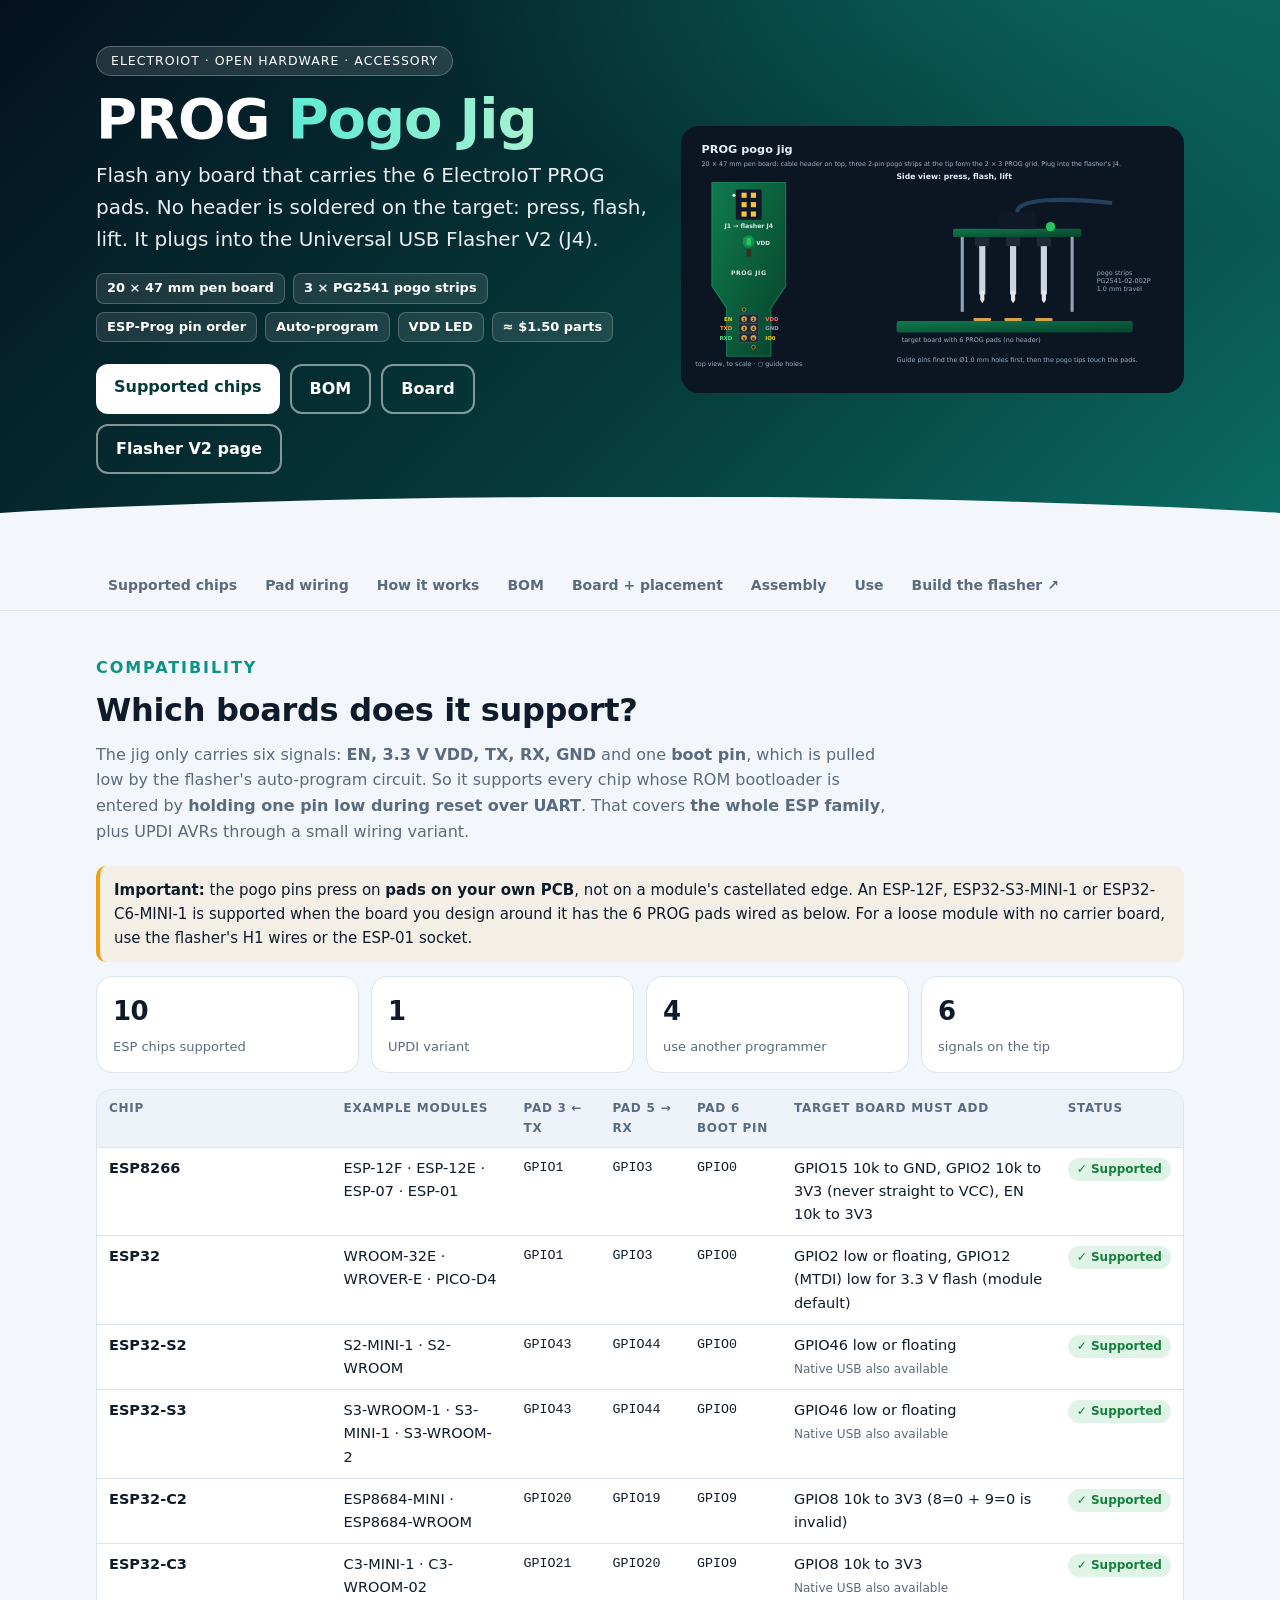
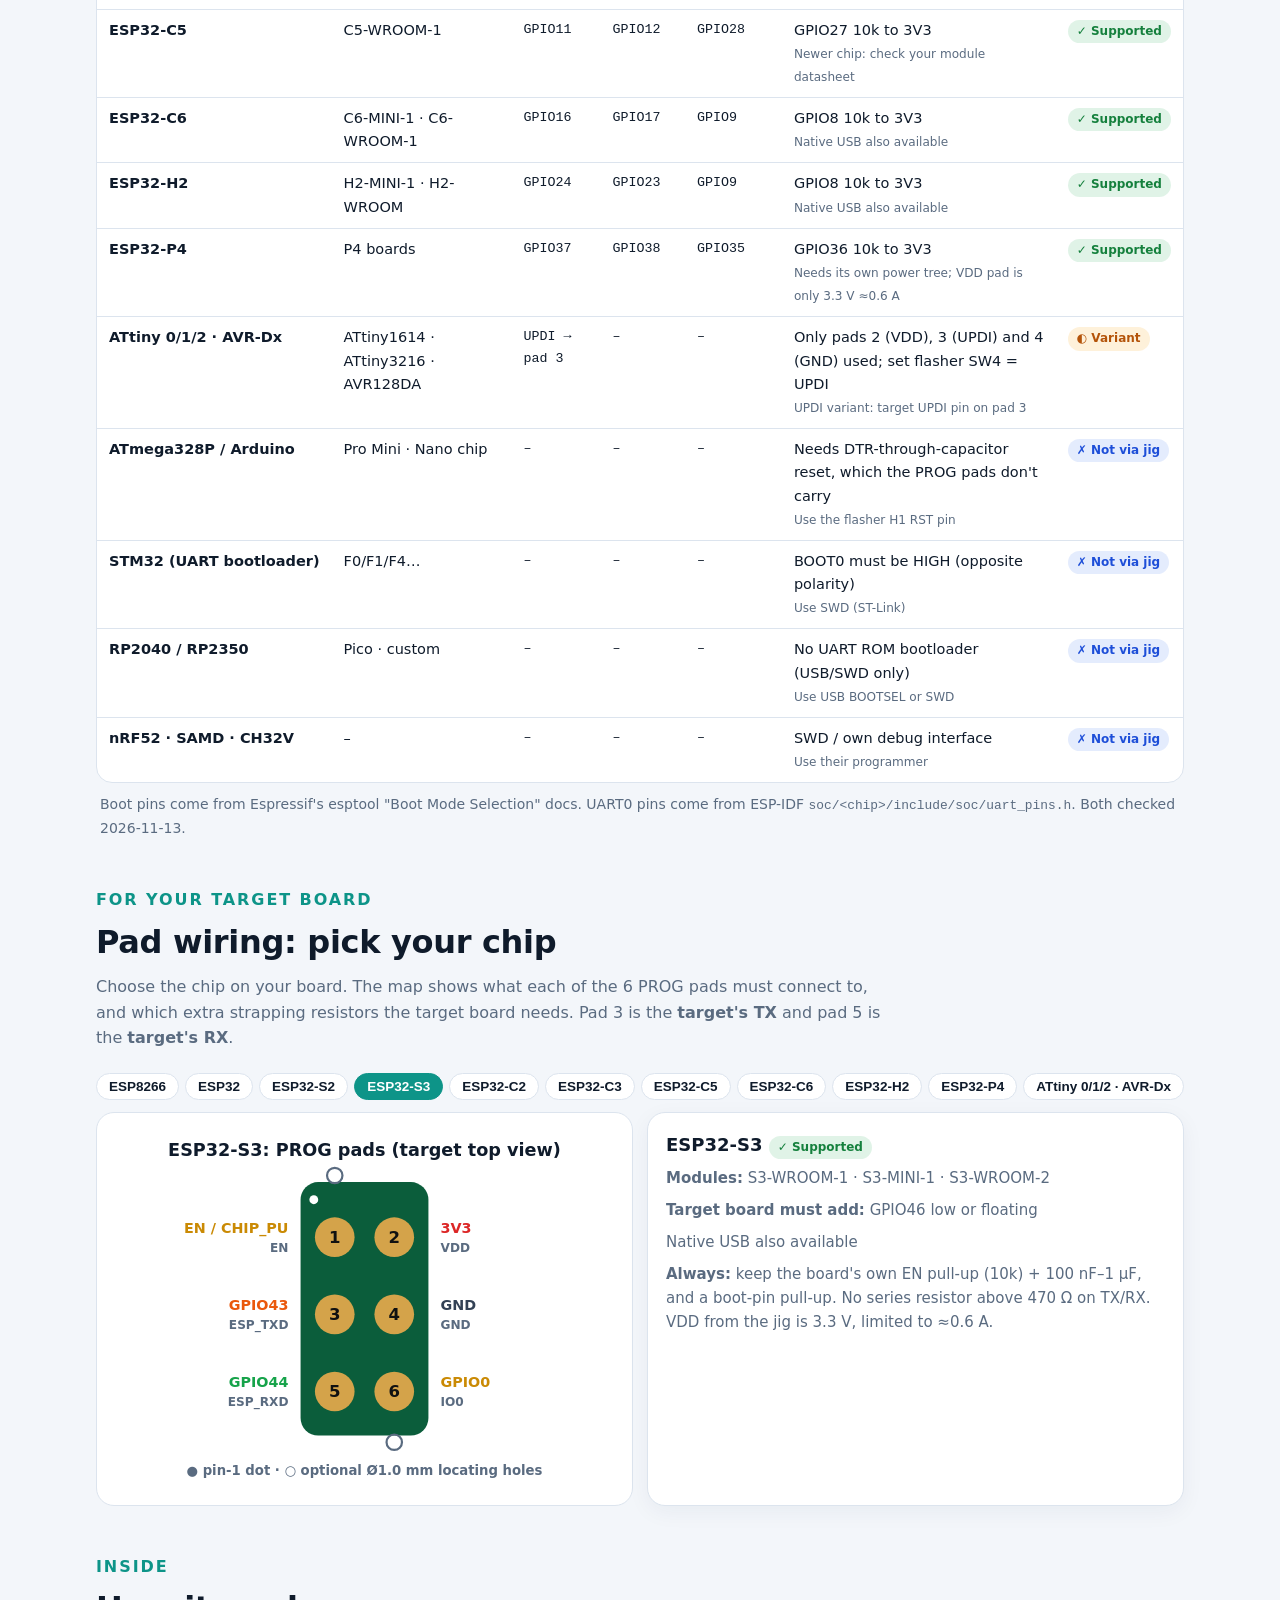
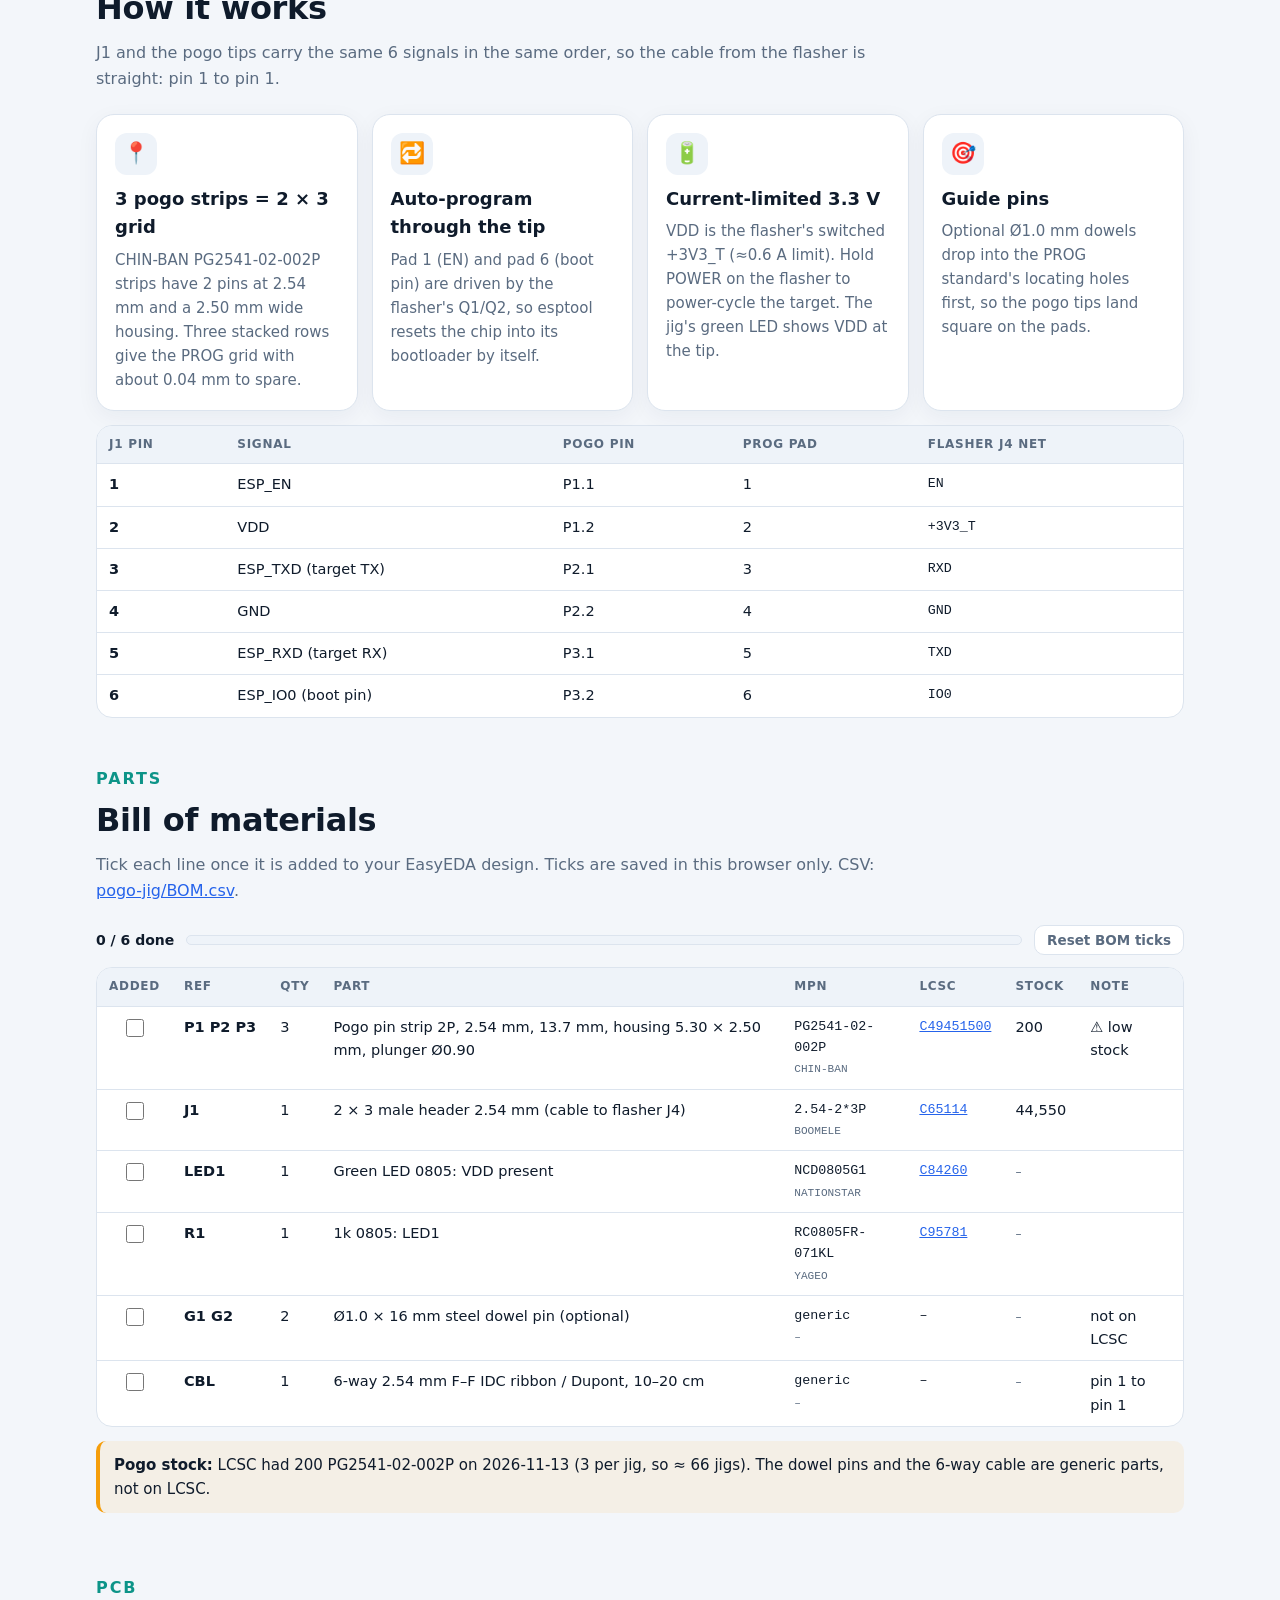
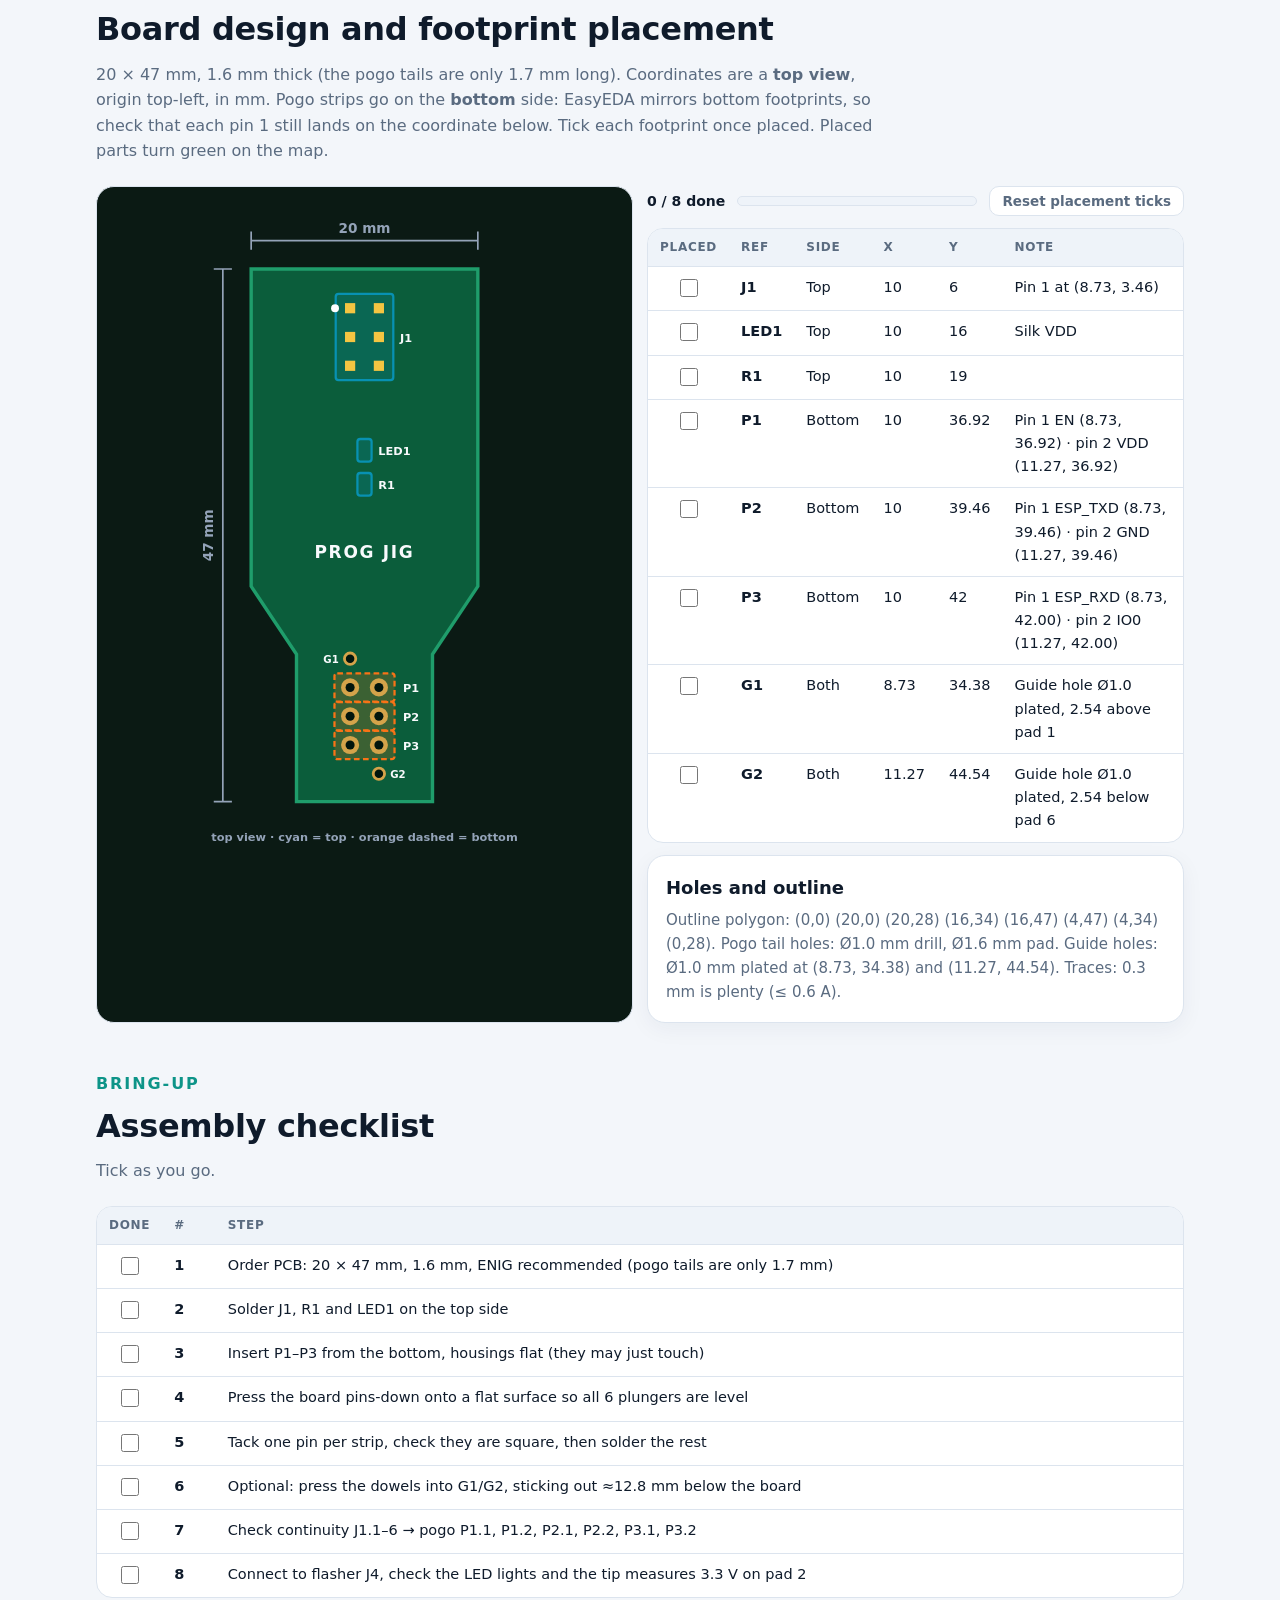
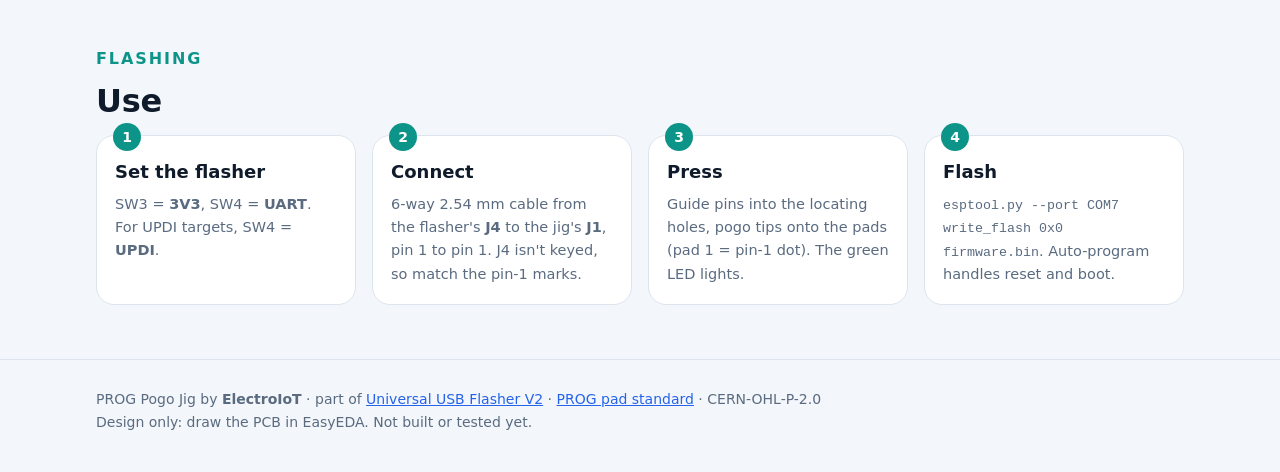
<file: back/pogo-jig.html>
<!doctype html>
<html lang="en">
<head>
<meta charset="utf-8">
<meta name="viewport" content="width=device-width,initial-scale=1">
<title>PROG Pogo Jig</title>
<meta name="description" content="PROG pogo jig for the Universal USB Flasher V2: supported chips (ESP8266, ESP32, S2, S3, C2, C3, C5, C6, H2, P4, UPDI AVR), pad wiring, LCSC BOM, board placement and assembly checklists.">
<style>
:root{
  --bg:#f3f6fa;--card:#ffffff;--ink:#0f1b2b;--mute:#5a6b80;--line:#dce4ee;--soft:#eef3f9;
  --a:#0d9488;--b:#2563eb;--hero1:#04121f;--hero2:#063a3a;--hero3:#0d9488;
  --n3v3:#dc2626;--n5v:#9333ea;--nvio:#db2777;--ngnd:#334155;--ntx:#ea580c;--nrx:#16a34a;--nctl:#2563eb;--nesp:#ca8a04;--nusb:#0891b2;--nnc:#94a3b8;
  --sym:#0f1b2b;--pcb:#0b5d3b;--pcb2:#0a4f33;--pad:#d4a34a;--silk:#f8fafc;
}
@media (prefers-color-scheme:dark){:root:not([data-theme="light"]){
  --bg:#07111c;--card:#0e1b2a;--ink:#e6eef8;--mute:#9cb0c6;--line:#1e3246;--soft:#122335;
  --a:#2dd4bf;--b:#60a5fa;
  --n3v3:#f87171;--n5v:#c084fc;--nvio:#f472b6;--ngnd:#94a3b8;--ntx:#fb923c;--nrx:#4ade80;--nctl:#60a5fa;--nesp:#facc15;--nusb:#22d3ee;--nnc:#64748b;
  --sym:#e6eef8;
}}
:root[data-theme="dark"]{
  --bg:#07111c;--card:#0e1b2a;--ink:#e6eef8;--mute:#9cb0c6;--line:#1e3246;--soft:#122335;
  --a:#2dd4bf;--b:#60a5fa;
  --n3v3:#f87171;--n5v:#c084fc;--nvio:#f472b6;--ngnd:#94a3b8;--ntx:#fb923c;--nrx:#4ade80;--nctl:#60a5fa;--nesp:#facc15;--nusb:#22d3ee;--nnc:#64748b;
  --sym:#e6eef8;
}
*{box-sizing:border-box}
html{scroll-behavior:smooth}
body{margin:0;background:var(--bg);color:var(--ink);font:16px/1.6 system-ui,"Segoe UI",Roboto,sans-serif}
a{color:var(--b)}
code,.mono{font-family:ui-monospace,"Cascadia Code",Consolas,monospace;font-size:.92em}
.wrap{max-width:1120px;margin:0 auto;padding:0 16px}

/* hero */
header.hero{position:relative;overflow:hidden;color:#fff;padding:46px 0 86px;
  background:radial-gradient(1200px 500px at 85% -10%,#14b8a655,transparent 60%),linear-gradient(135deg,var(--hero1) 0%,var(--hero2) 55%,#0b6e66 100%)}
.hero:after{content:"";position:absolute;left:0;right:0;bottom:-1px;height:64px;background:var(--bg);clip-path:ellipse(75% 100% at 50% 100%)}
.traces{position:absolute;inset:0;opacity:.16}
.hero .wrap{position:relative;z-index:1;display:grid;grid-template-columns:1.05fr .95fr;gap:28px;align-items:center}
@media(max-width:860px){.hero .wrap{grid-template-columns:1fr}}
.kicker{display:inline-block;background:#ffffff1f;border:1px solid #ffffff40;border-radius:99px;padding:4px 14px;font-size:12.5px;letter-spacing:.08em;text-transform:uppercase}
h1{font-size:clamp(32px,5.6vw,56px);line-height:1.05;margin:14px 0 10px;letter-spacing:-.02em}
h1 span{background:linear-gradient(90deg,#5eead4,#a7f3d0);-webkit-background-clip:text;background-clip:text;color:transparent}
.tagline{font-size:clamp(16px,2.2vw,20px);opacity:.92;margin:0 0 18px;max-width:34em}
.badges{display:flex;flex-wrap:wrap;gap:8px}
.badge{background:#ffffff1a;border:1px solid #ffffff38;border-radius:8px;padding:4px 10px;font-size:13px;font-weight:600}
.cta{display:flex;flex-wrap:wrap;gap:10px;margin-top:22px}
.btn{display:inline-block;padding:10px 18px;border-radius:12px;font-weight:700;text-decoration:none;background:#fff;color:#063a3a}
.btn.o{background:transparent;color:#fff;border:2px solid #ffffff80}
.hero svg.board{width:100%;height:auto;filter:drop-shadow(0 18px 34px rgba(0,0,0,.45))}

/* nav */
nav.toc{position:sticky;top:0;z-index:5;background:color-mix(in srgb,var(--bg) 88%,transparent);backdrop-filter:blur(8px);border-bottom:1px solid var(--line)}
nav.toc .wrap{display:flex;gap:4px;overflow-x:auto;padding-top:8px;padding-bottom:8px;scrollbar-width:none}
nav.toc a{white-space:nowrap;text-decoration:none;color:var(--mute);font-weight:600;font-size:14px;padding:6px 12px;border-radius:99px}
nav.toc a:hover{background:var(--soft);color:var(--ink)}

section{padding:44px 0 4px;scroll-margin-top:56px}
h2{font-size:clamp(24px,3.4vw,32px);margin:0 0 6px;letter-spacing:-.01em}
h2 small{font-size:.5em;color:var(--a);font-weight:800;letter-spacing:.12em;text-transform:uppercase;display:block;margin-bottom:4px}
.lead{color:var(--mute);margin:0 0 22px;max-width:50em}
h3{margin:0 0 6px;font-size:18px}
.grid{display:grid;grid-template-columns:repeat(auto-fit,minmax(240px,1fr));gap:14px}
.card{background:var(--card);border:1px solid var(--line);border-radius:18px;padding:18px;box-shadow:0 6px 22px rgba(8,40,70,.05)}
.card p{margin:0;color:var(--mute);font-size:15px}
.ico{width:42px;height:42px;border-radius:12px;display:grid;place-items:center;font-size:21px;background:var(--soft);margin-bottom:10px}
.fix{display:grid;grid-template-columns:auto 1fr;gap:4px 12px;align-items:start}
.fix .num{grid-row:span 2;width:30px;height:30px;border-radius:50%;background:var(--a);color:#fff;font-weight:800;display:grid;place-items:center;font-size:14px}
.fix .was{color:var(--mute);font-size:14.5px}
.fix .now{font-size:15px}
.fix .now b{color:var(--a)}

.figure{background:var(--card);border:1px solid var(--line);border-radius:18px;padding:14px;overflow-x:auto}
.figure svg{display:block;width:100%;height:auto;min-width:640px}
.figcap{color:var(--mute);font-size:14px;margin:10px 4px 0}
.two{display:grid;grid-template-columns:1fr 1fr;gap:14px}
@media(max-width:900px){.two{grid-template-columns:1fr}}

table{width:100%;border-collapse:collapse;font-size:14.5px}
.tbl{background:var(--card);border:1px solid var(--line);border-radius:16px;overflow:auto}
th,td{padding:9px 12px;text-align:left;border-top:1px solid var(--line);vertical-align:top}
th{background:var(--soft);font-size:12px;text-transform:uppercase;letter-spacing:.06em;color:var(--mute);border-top:0;position:sticky;top:0}
td.ref{font-weight:700;white-space:nowrap}
.pill{display:inline-block;padding:2px 9px;border-radius:99px;font-size:12px;font-weight:700;white-space:nowrap}
.p-ok{background:#16a34a22;color:#15803d}.p-warn{background:#f59e0b26;color:#b45309}.p-info{background:#2563eb1f;color:#1d4ed8}
@media (prefers-color-scheme:dark){:root:not([data-theme="light"]) .p-ok{color:#4ade80}:root:not([data-theme="light"]) .p-warn{color:#fbbf24}:root:not([data-theme="light"]) .p-info{color:#93c5fd}}
.dot{display:inline-block;width:10px;height:10px;border-radius:3px;margin-right:6px;vertical-align:-1px}
.chips{display:flex;flex-wrap:wrap;gap:6px;margin:0 0 12px}
.chip{border:1px solid var(--line);background:var(--card);color:var(--ink);border-radius:99px;padding:5px 12px;font-weight:600;font-size:13.5px;cursor:pointer}
.chip[aria-pressed="true"]{background:var(--a);border-color:var(--a);color:#fff}
.bomtools{display:flex;flex-wrap:wrap;gap:10px;align-items:center;justify-content:space-between;margin-bottom:10px}
.bomtools input{flex:1;min-width:200px;max-width:320px;padding:8px 12px;border-radius:10px;border:1px solid var(--line);background:var(--card);color:var(--ink);font:inherit}
.stats{display:grid;grid-template-columns:repeat(auto-fit,minmax(150px,1fr));gap:12px;margin:0 0 16px}
.stat{background:var(--card);border:1px solid var(--line);border-radius:16px;padding:14px 16px}
.stat b{display:block;font-size:26px;letter-spacing:-.02em}
.stat span{color:var(--mute);font-size:13px}

.legend{display:flex;flex-wrap:wrap;gap:6px 14px;font-size:13.5px;color:var(--mute);margin:10px 4px 0}
.pins{display:flex;gap:6px;flex-wrap:wrap}
.pinbox{flex:1;min-width:84px;border-radius:12px;padding:10px 8px;text-align:center;color:#fff;font-weight:800;font-size:14px}
.pinbox small{display:block;font-weight:600;opacity:.85;font-size:11.5px}
.warn{border-left:4px solid #f59e0b;background:#f59e0b14;padding:12px 14px;border-radius:10px;margin:14px 0;font-size:15px}
.steps{counter-reset:s;display:grid;grid-template-columns:repeat(auto-fit,minmax(230px,1fr));gap:16px;margin-top:8px}
.step{position:relative;background:var(--card);border:1px solid var(--line);border-radius:18px;padding:22px 18px 18px}
.step:before{counter-increment:s;content:counter(s);position:absolute;top:-13px;left:16px;width:28px;height:28px;border-radius:50%;background:var(--a);color:#fff;font-weight:800;display:grid;place-items:center;font-size:14px}
.step p{margin:0;color:var(--mute);font-size:14.5px}
.ck{width:18px;height:18px;accent-color:var(--a);cursor:pointer;vertical-align:-3px}
tr.done td{opacity:.55}tr.done td:first-child,tr.done td.tick{opacity:1}
td.tick{width:38px;text-align:center}
.prog{display:flex;align-items:center;gap:12px;margin:0 0 12px;flex-wrap:wrap}
.bar{flex:1;min-width:160px;height:10px;border-radius:99px;background:var(--soft);border:1px solid var(--line);overflow:hidden}
.bar i{display:block;height:100%;background:linear-gradient(90deg,var(--a),#22c55e);width:0;transition:width .25s}
.prog b{font-size:14px;white-space:nowrap}
.tbtn{border:1px solid var(--line);background:var(--card);color:var(--mute);border-radius:10px;padding:6px 12px;font:600 13.5px system-ui;cursor:pointer}
.tbtn:hover{color:var(--ink)}
.ptabs{display:flex;gap:8px;flex-wrap:wrap;margin:0 0 14px}
.ptab{border:1px solid var(--line);background:var(--card);color:var(--ink);border-radius:14px;padding:10px 14px;cursor:pointer;text-align:left;font:inherit;min-width:170px}
.ptab small{display:block;color:var(--mute);font-size:12.5px}
.ptab[aria-pressed="true"]{border-color:var(--a);box-shadow:0 0 0 2px color-mix(in srgb,var(--a) 35%,transparent)}
.ptab .pp{font-weight:800;color:var(--a);font-size:12.5px}
.net{display:inline-block;padding:1px 8px;border-radius:7px;font:700 12.5px ui-monospace,Consolas,monospace;color:#fff;white-space:nowrap}
.ncflag{white-space:nowrap;display:inline-flex;align-items:center;gap:5px;padding:1px 8px;border-radius:7px;font:800 12px system-ui;background:#64748b26;color:var(--mute);border:1px dashed var(--nnc)}
.ncflag:before{content:"\2715";color:#dc2626;font-weight:900}
.partline{display:flex;flex-wrap:wrap;align-items:center;gap:6px 14px;background:var(--soft);border-top:1px solid var(--line);padding:9px 12px;font-size:14px}
.partline b{font-size:15px}
.partline .mute{color:var(--mute);font-size:13px}
.labels{display:flex;flex-wrap:wrap;gap:6px;margin:8px 0 14px}
footer{margin-top:50px;padding:28px 0 40px;border-top:1px solid var(--line);color:var(--mute);font-size:14px}

/* svg helpers */
.s-sym{stroke:var(--sym);fill:none;stroke-width:2}
.s-fill{fill:var(--card);stroke:var(--sym);stroke-width:2}
.s-txt{fill:var(--ink);font:600 13px system-ui,Segoe UI,sans-serif}
.s-sm{fill:var(--mute);font:500 11.5px system-ui,Segoe UI,sans-serif}
.s-ref{fill:var(--a);font:800 13px system-ui,Segoe UI,sans-serif}
.w{fill:none;stroke-width:2.6;stroke-linecap:round;stroke-linejoin:round}
.j{stroke:none}
.blk{fill:var(--card);stroke:var(--line);stroke-width:2}
.blkt{fill:var(--ink);font:800 15px system-ui,Segoe UI,sans-serif}
.blks{fill:var(--mute);font:500 12px system-ui,Segoe UI,sans-serif}
</style>
</head>
<body>
<header class="hero">
  <div class="wrap">
    <div>
      <span class="kicker">ElectroIoT · Open hardware · accessory</span>
      <h1>PROG <span>Pogo Jig</span></h1>
      <p class="tagline">Flash any board that carries the 6 ElectroIoT PROG pads. No header is soldered on the target: press, flash, lift. It plugs into the Universal USB Flasher V2 (J4).</p>
      <div class="badges"><span class="badge">20 × 47 mm pen board</span><span class="badge">3 × PG2541 pogo strips</span><span class="badge">ESP-Prog pin order</span><span class="badge">Auto-program</span><span class="badge">VDD LED</span><span class="badge">≈ $1.50 parts</span></div>
      <div class="cta"><a class="btn" href="#chips">Supported chips</a><a class="btn o" href="#bom">BOM</a><a class="btn o" href="#board">Board</a><a class="btn o" href="index.html">Flasher V2 page</a></div>
    </div>
    <img src="../images/pogo-jig.svg" alt="Pogo jig top view and pressing animation" style="width:100%;height:auto;border-radius:18px">
  </div>
</header>

<nav class="toc"><div class="wrap">
  <a href="#chips">Supported chips</a><a href="#wire">Pad wiring</a><a href="#how">How it works</a><a href="#bom">BOM</a><a href="#board">Board + placement</a><a href="#build">Assembly</a><a href="#use">Use</a><a href="build-guide.html">Build the flasher ↗</a>
</div></nav>

<main class="wrap">

<section id="chips">
  <h2><small>Compatibility</small>Which boards does it support?</h2>
  <p class="lead">The jig only carries six signals: <b>EN, 3.3 V VDD, TX, RX, GND</b> and one <b>boot pin</b>, which is pulled low by the flasher's auto-program circuit. So it supports every chip whose ROM bootloader is entered by <b>holding one pin low during reset over UART</b>. That covers <b>the whole ESP family</b>, plus UPDI AVRs through a small wiring variant.</p>
  <div class="warn"><b>Important:</b> the pogo pins press on <b>pads on your own PCB</b>, not on a module's castellated edge. An ESP-12F, ESP32-S3-MINI-1 or ESP32-C6-MINI-1 is supported when the board you design around it has the 6 PROG pads wired as below. For a loose module with no carrier board, use the flasher's H1 wires or the ESP-01 socket.</div>
  <div class="stats" id="chipStats"></div>
  <div class="tbl"><table id="chipTable"></table></div>
  <p class="figcap">Boot pins come from Espressif's esptool "Boot Mode Selection" docs. UART0 pins come from ESP-IDF <code>soc/&lt;chip&gt;/include/soc/uart_pins.h</code>. Both checked 2026-11-13.</p>
</section>

<section id="wire">
  <h2><small>For your target board</small>Pad wiring: pick your chip</h2>
  <p class="lead">Choose the chip on your board. The map shows what each of the 6 PROG pads must connect to, and which extra strapping resistors the target board needs. Pad 3 is the <b>target's TX</b> and pad 5 is the <b>target's RX</b>.</p>
  <div class="chips" id="chipPick"></div>
  <div class="two">
    <div class="figure"><svg id="padMap" viewBox="0 0 460 330" role="img" aria-label="PROG pad wiring for the selected chip" style="min-width:380px"></svg></div>
    <div class="card" id="padNotes"></div>
  </div>
</section>

<section id="how">
  <h2><small>Inside</small>How it works</h2>
  <p class="lead">J1 and the pogo tips carry the same 6 signals in the same order, so the cable from the flasher is straight: pin 1 to pin 1.</p>
  <div class="grid">
    <div class="card"><div class="ico">📍</div><h3>3 pogo strips = 2 × 3 grid</h3><p>CHIN-BAN PG2541-02-002P strips have 2 pins at 2.54 mm and a 2.50 mm wide housing. Three stacked rows give the PROG grid with about 0.04 mm to spare.</p></div>
    <div class="card"><div class="ico">🔁</div><h3>Auto-program through the tip</h3><p>Pad 1 (EN) and pad 6 (boot pin) are driven by the flasher's Q1/Q2, so esptool resets the chip into its bootloader by itself.</p></div>
    <div class="card"><div class="ico">🔋</div><h3>Current-limited 3.3 V</h3><p>VDD is the flasher's switched +3V3_T (≈0.6 A limit). Hold POWER on the flasher to power-cycle the target. The jig's green LED shows VDD at the tip.</p></div>
    <div class="card"><div class="ico">🎯</div><h3>Guide pins</h3><p>Optional Ø1.0 mm dowels drop into the PROG standard's locating holes first, so the pogo tips land square on the pads.</p></div>
  </div>
  <div class="tbl" style="margin-top:14px"><table>
    <tr><th>J1 pin</th><th>Signal</th><th>Pogo pin</th><th>PROG pad</th><th>Flasher J4 net</th></tr>
    <tr><td class="ref">1</td><td>ESP_EN</td><td>P1.1</td><td>1</td><td class="mono">EN</td></tr>
    <tr><td class="ref">2</td><td>VDD</td><td>P1.2</td><td>2</td><td class="mono">+3V3_T</td></tr>
    <tr><td class="ref">3</td><td>ESP_TXD (target TX)</td><td>P2.1</td><td>3</td><td class="mono">RXD</td></tr>
    <tr><td class="ref">4</td><td>GND</td><td>P2.2</td><td>4</td><td class="mono">GND</td></tr>
    <tr><td class="ref">5</td><td>ESP_RXD (target RX)</td><td>P3.1</td><td>5</td><td class="mono">TXD</td></tr>
    <tr><td class="ref">6</td><td>ESP_IO0 (boot pin)</td><td>P3.2</td><td>6</td><td class="mono">IO0</td></tr>
  </table></div>
</section>

<section id="bom">
  <h2><small>Parts</small>Bill of materials</h2>
  <p class="lead">Tick each line once it is added to your EasyEDA design. Ticks are saved in this browser only. CSV: <a href="../pogo-jig/BOM.csv">pogo-jig/BOM.csv</a>.</p>
  <div class="prog"><b id="bomProg">0 / 0</b><div class="bar"><i id="bomBar"></i></div><button class="tbtn" id="bomReset">Reset BOM ticks</button></div>
  <div class="tbl"><table id="bomTable"></table></div>
  <div class="warn"><b>Pogo stock:</b> LCSC had 200 PG2541-02-002P on 2026-11-13 (3 per jig, so ≈ 66 jigs). The dowel pins and the 6-way cable are generic parts, not on LCSC.</div>
</section>

<section id="board">
  <h2><small>PCB</small>Board design and footprint placement</h2>
  <p class="lead">20 × 47 mm, 1.6 mm thick (the pogo tails are only 1.7 mm long). Coordinates are a <b>top view</b>, origin top-left, in mm. Pogo strips go on the <b>bottom</b> side: EasyEDA mirrors bottom footprints, so check that each pin 1 still lands on the coordinate below. Tick each footprint once placed. Placed parts turn green on the map.</p>
  <div class="two">
    <div class="figure" style="background:#0b1a14"><svg id="jigMap" viewBox="-8 -6 36 60" role="img" aria-label="Pogo jig footprint placement" style="min-width:300px;max-height:680px"></svg></div>
    <div>
      <div class="prog"><b id="plProg">0 / 0</b><div class="bar"><i id="plBar"></i></div><button class="tbtn" id="plReset">Reset placement ticks</button></div>
      <div class="tbl"><table id="plTable"></table></div>
      <div class="card" style="margin-top:12px"><h3>Holes and outline</h3><p>Outline polygon: (0,0) (20,0) (20,28) (16,34) (16,47) (4,47) (4,34) (0,28). Pogo tail holes: Ø1.0 mm drill, Ø1.6 mm pad. Guide holes: Ø1.0 mm plated at (8.73, 34.38) and (11.27, 44.54). Traces: 0.3 mm is plenty (≤ 0.6 A).</p></div>
    </div>
  </div>
</section>

<section id="build">
  <h2><small>Bring-up</small>Assembly checklist</h2>
  <p class="lead">Tick as you go.</p>
  <div class="tbl"><table id="buildTable"></table></div>
</section>

<section id="use">
  <h2><small>Flashing</small>Use</h2>
  <div class="steps">
    <div class="step"><h3>Set the flasher</h3><p>SW3 = <b>3V3</b>, SW4 = <b>UART</b>. For UPDI targets, SW4 = <b>UPDI</b>.</p></div>
    <div class="step"><h3>Connect</h3><p>6-way 2.54 mm cable from the flasher's <b>J4</b> to the jig's <b>J1</b>, pin 1 to pin 1. J4 isn't keyed, so match the pin-1 marks.</p></div>
    <div class="step"><h3>Press</h3><p>Guide pins into the locating holes, pogo tips onto the pads (pad 1 = pin-1 dot). The green LED lights.</p></div>
    <div class="step"><h3>Flash</h3><p><code>esptool.py --port COM7 write_flash 0x0 firmware.bin</code>. Auto-program handles reset and boot.</p></div>
  </div>
</section>
</main>

<footer><div class="wrap">PROG Pogo Jig by <b>ElectroIoT</b> · part of <a href="https://github.com/ElectroIoT/Universal-USB-Flasher-V2">Universal USB Flasher V2</a> · <a href="../docs/prog-pad-standard.md">PROG pad standard</a> · CERN-OHL-P-2.0<br>Design only: draw the PCB in EasyEDA. Not built or tested yet.</div></footer>

<script>
const TK='pogojig-ticks';let TICK={};try{TICK=JSON.parse(localStorage.getItem(TK)||'{}')||{}}catch(e){TICK={}}
const save=()=>{try{localStorage.setItem(TK,JSON.stringify(TICK))}catch(e){}};
const setTick=(k,v)=>{if(v)TICK[k]=1;else delete TICK[k];save()};
const prog=(id,d,t)=>{document.getElementById(id).textContent=`${d} / ${t} done`;document.getElementById(id.replace('Prog','Bar')).style.width=(t?100*d/t:0)+'%'};
const ck=(k,label)=>`<input type="checkbox" class="ck" data-k="${k}" ${TICK[k]?'checked':''} aria-label="${label}">`;

/* ---------- chips ---------- */
// name, modules, TX, RX, boot pin, extra target straps, status (ok|var|no), note
const CHIPS=[
 ['ESP8266','ESP-12F · ESP-12E · ESP-07 · ESP-01','GPIO1','GPIO3','GPIO0','GPIO15 10k to GND, GPIO2 10k to 3V3 (never straight to VCC), EN 10k to 3V3','ok',''],
 ['ESP32','WROOM-32E · WROVER-E · PICO-D4','GPIO1','GPIO3','GPIO0','GPIO2 low or floating, GPIO12 (MTDI) low for 3.3 V flash (module default)','ok',''],
 ['ESP32-S2','S2-MINI-1 · S2-WROOM','GPIO43','GPIO44','GPIO0','GPIO46 low or floating','ok','Native USB also available'],
 ['ESP32-S3','S3-WROOM-1 · S3-MINI-1 · S3-WROOM-2','GPIO43','GPIO44','GPIO0','GPIO46 low or floating','ok','Native USB also available'],
 ['ESP32-C2','ESP8684-MINI · ESP8684-WROOM','GPIO20','GPIO19','GPIO9','GPIO8 10k to 3V3 (8=0 + 9=0 is invalid)','ok',''],
 ['ESP32-C3','C3-MINI-1 · C3-WROOM-02','GPIO21','GPIO20','GPIO9','GPIO8 10k to 3V3','ok','Native USB also available'],
 ['ESP32-C5','C5-WROOM-1','GPIO11','GPIO12','GPIO28','GPIO27 10k to 3V3','ok','Newer chip: check your module datasheet'],
 ['ESP32-C6','C6-MINI-1 · C6-WROOM-1','GPIO16','GPIO17','GPIO9','GPIO8 10k to 3V3','ok','Native USB also available'],
 ['ESP32-H2','H2-MINI-1 · H2-WROOM','GPIO24','GPIO23','GPIO9','GPIO8 10k to 3V3','ok','Native USB also available'],
 ['ESP32-P4','P4 boards','GPIO37','GPIO38','GPIO35','GPIO36 10k to 3V3','ok','Needs its own power tree; VDD pad is only 3.3 V ≈0.6 A'],
 ['ATtiny 0/1/2 · AVR-Dx','ATtiny1614 · ATtiny3216 · AVR128DA','UPDI → pad 3','–','–','Only pads 2 (VDD), 3 (UPDI) and 4 (GND) used; set flasher SW4 = UPDI','var','UPDI variant: target UPDI pin on pad 3'],
 ['ATmega328P / Arduino','Pro Mini · Nano chip','–','–','–','Needs DTR-through-capacitor reset, which the PROG pads don\'t carry','no','Use the flasher H1 RST pin'],
 ['STM32 (UART bootloader)','F0/F1/F4…','–','–','–','BOOT0 must be HIGH (opposite polarity)','no','Use SWD (ST-Link)'],
 ['RP2040 / RP2350','Pico · custom','–','–','–','No UART ROM bootloader (USB/SWD only)','no','Use USB BOOTSEL or SWD'],
 ['nRF52 · SAMD · CH32V','–','–','–','–','SWD / own debug interface','no','Use their programmer'],
];
const ST={ok:['✓ Supported','p-ok'],var:['◐ Variant','p-warn'],no:['✗ Not via jig','p-info']};
(function(){
  const n={ok:0,var:0,no:0};CHIPS.forEach(c=>n[c[6]]++);
  document.getElementById('chipStats').innerHTML=[[n.ok,'ESP chips supported'],[n.var,'UPDI variant'],[n.no,'use another programmer'],['6','signals on the tip']].map(s=>`<div class="stat"><b>${s[0]}</b><span>${s[1]}</span></div>`).join('');
  let h='<tr><th>Chip</th><th>Example modules</th><th>Pad 3 ← TX</th><th>Pad 5 → RX</th><th>Pad 6 boot pin</th><th>Target board must add</th><th>Status</th></tr>';
  h+=CHIPS.map(c=>`<tr><td class="ref">${c[0]}</td><td>${c[1]}</td><td class="mono">${c[2]}</td><td class="mono">${c[3]}</td><td class="mono">${c[4]}</td><td>${c[5]}${c[7]?`<br><small style="color:var(--mute)">${c[7]}</small>`:''}</td><td><span class="pill ${ST[c[6]][1]}">${ST[c[6]][0]}</span></td></tr>`).join('');
  document.getElementById('chipTable').innerHTML=h;
})();

/* ---------- pad map ---------- */
let pick=3;
function renderPad(){
  const c=CHIPS[pick];
  const box=document.getElementById('chipPick');
  box.innerHTML=CHIPS.map((x,i)=>x[6]==='no'?'':`<button class="chip" data-i="${i}" aria-pressed="${i===pick}">${x[0]}</button>`).join('');
  const updi=c[6]==='var';
  const pads=[[1,'EN',updi?'–':'EN / CHIP_PU','--nesp'],[2,'VDD','3V3','--n3v3'],[3,'ESP_TXD',updi?'UPDI':c[2],'--ntx'],[4,'GND','GND','--ngnd'],[5,'ESP_RXD',updi?'–':c[3],'--nrx'],[6,'IO0',updi?'–':c[4],'--nesp']];
  let s=`<text x="230" y="26" text-anchor="middle" style="fill:var(--ink);font:800 16px system-ui">${c[0]}: PROG pads (target top view)</text>`;
  s+=`<rect x="172" y="50" width="116" height="230" rx="16" fill="var(--pcb)"/><circle cx="184" cy="66" r="4" fill="#fff"/>`;
  s+=`<circle cx="203" cy="44" r="7" fill="none" stroke="var(--mute)" stroke-width="2"/><circle cx="257" cy="286" r="7" fill="none" stroke="var(--mute)" stroke-width="2"/>`;
  pads.forEach((p,i)=>{const r=Math.floor(i/2),cl=i%2;const x=203+cl*54,y=100+r*70;const on=p[2]!=='–';
    s+=`<circle cx="${x}" cy="${y}" r="18" fill="${on?'#d4a34a':'#4b5563'}"/><text x="${x}" y="${y+5}" text-anchor="middle" style="fill:#111;font:800 15px system-ui">${p[0]}</text>`;
    const lx=cl?x+42:x-42, anc=cl?'start':'end';
    s+=`<text x="${lx}" y="${y-4}" text-anchor="${anc}" style="fill:var(${p[3]});font:800 13px system-ui">${on?p[2]:'not used'}</text><text x="${lx}" y="${y+13}" text-anchor="${anc}" style="fill:var(--mute);font:600 11px system-ui">${p[1]}</text>`;});
  s+=`<text x="230" y="316" text-anchor="middle" style="fill:var(--mute);font:600 12px system-ui">● pin-1 dot · ○ optional Ø1.0 mm locating holes</text>`;
  document.getElementById('padMap').innerHTML=s;
  document.getElementById('padNotes').innerHTML=`<h3>${c[0]} <span class="pill ${ST[c[6]][1]}">${ST[c[6]][0]}</span></h3><p><b>Modules:</b> ${c[1]}</p><p style="margin-top:8px"><b>Target board must add:</b> ${c[5]}</p>${c[7]?`<p style="margin-top:8px">${c[7]}</p>`:''}<p style="margin-top:8px"><b>Always:</b> keep the board's own EN pull-up (10k) + 100 nF–1 µF, and a boot-pin pull-up. No series resistor above 470 Ω on TX/RX. VDD from the jig is 3.3 V, limited to ≈0.6 A.</p>`;
}
document.getElementById('chipPick').addEventListener('click',e=>{const b=e.target.closest('.chip');if(!b)return;pick=+b.dataset.i;renderPad()});
renderPad();

/* ---------- BOM ---------- */
const BOM=[
 ['P1 P2 P3',3,'Pogo pin strip 2P, 2.54 mm, 13.7 mm, housing 5.30 × 2.50 mm, plunger Ø0.90','PG2541-02-002P','CHIN-BAN','C49451500','200','⚠️ low stock'],
 ['J1',1,'2 × 3 male header 2.54 mm (cable to flasher J4)','2.54-2*3P','BOOMELE','C65114','44,550',''],
 ['LED1',1,'Green LED 0805: VDD present','NCD0805G1','NATIONSTAR','C84260','',''],
 ['R1',1,'1k 0805: LED1','RC0805FR-071KL','YAGEO','C95781','',''],
 ['G1 G2',2,'Ø1.0 × 16 mm steel dowel pin (optional)','generic','–','–','','not on LCSC'],
 ['CBL',1,'6-way 2.54 mm F–F IDC ribbon / Dupont, 10–20 cm','generic','–','–','','pin 1 to pin 1'],
];
function renderBom(){
  let h='<tr><th>Added</th><th>Ref</th><th>Qty</th><th>Part</th><th>MPN</th><th>LCSC</th><th>Stock</th><th>Note</th></tr>';
  h+=BOM.map(r=>`<tr class="${TICK['bom:'+r[0]]?'done':''}"><td class="tick">${ck('bom:'+r[0],r[0]+' added')}</td><td class="ref">${r[0]}</td><td>${r[1]}</td><td>${r[2]}</td><td class="mono">${r[3]}<br><small style="color:var(--mute)">${r[4]}</small></td><td class="mono">${r[5].startsWith('C')?`<a href="https://www.lcsc.com/product-detail/${r[5]}.html" target="_blank" rel="noopener">${r[5]}</a>`:r[5]}</td><td>${r[6]||'<small style="color:var(--mute)">–</small>'}</td><td>${r[7]}</td></tr>`).join('');
  document.getElementById('bomTable').innerHTML=h;prog('bomProg',BOM.filter(r=>TICK['bom:'+r[0]]).length,BOM.length);
}
document.getElementById('bomTable').addEventListener('change',e=>{const c=e.target.closest('.ck');if(c){setTick(c.dataset.k,c.checked);renderBom()}});
document.getElementById('bomReset').addEventListener('click',()=>{if(confirm('Clear BOM ticks?')){Object.keys(TICK).filter(k=>k.startsWith('bom:')).forEach(k=>delete TICK[k]);save();renderBom()}});
renderBom();

/* ---------- placement ---------- */
// ref, side, x, y, w, h, note
const PL=[
 ['J1','Top',10,6,5.08,7.62,'Pin 1 at (8.73, 3.46)'],
 ['LED1','Top',10,16,1.25,2,'Silk VDD'],
 ['R1','Top',10,19,1.25,2,''],
 ['P1','Bottom',10,36.92,5.3,2.5,'Pin 1 EN (8.73, 36.92) · pin 2 VDD (11.27, 36.92)'],
 ['P2','Bottom',10,39.46,5.3,2.5,'Pin 1 ESP_TXD (8.73, 39.46) · pin 2 GND (11.27, 39.46)'],
 ['P3','Bottom',10,42.00,5.3,2.5,'Pin 1 ESP_RXD (8.73, 42.00) · pin 2 IO0 (11.27, 42.00)'],
 ['G1','Both',8.73,34.38,1,1,'Guide hole Ø1.0 plated, 2.54 above pad 1'],
 ['G2','Both',11.27,44.54,1,1,'Guide hole Ø1.0 plated, 2.54 below pad 6'],
];
function renderMap(){
  const O=[[0,0],[20,0],[20,28],[16,34],[16,47],[4,47],[4,34],[0,28]];
  let s=`<polygon points="${O.map(p=>p.join(',')).join(' ')}" fill="var(--pcb)" stroke="#1f9d6b" stroke-width=".3"/>`;
  s+=`<text x="10" y="25.5" text-anchor="middle" fill="#f8fafc" style="font:800 1.5px system-ui;letter-spacing:.15px">PROG JIG</text>`;
  PL.forEach(p=>{const [r,side,x,y,w,h]=p;const done=!!TICK['pl:'+r];const col=done?'#22c55e':(side==='Bottom'?'#f97316':side==='Top'?'#0891b2':'#d4a34a');
    if(r[0]==='G'){s+=`<circle cx="${x}" cy="${y}" r=".5" fill="#02150d" stroke="${col}" stroke-width=".25"/><text x="${x+(r==='G1'?-1:1)}" y="${y+.4}" text-anchor="${r==='G1'?'end':'start'}" fill="#f8fafc" style="font:700 .9px system-ui">${r}</text>`;return}
    s+=`<rect x="${x-w/2}" y="${y-h/2}" width="${w}" height="${h}" rx=".25" fill="${col}33" stroke="${col}" stroke-width=".2" ${side==='Bottom'?'stroke-dasharray=".5 .3"':''}/>`;
    if(r==='J1'){for(let i=0;i<6;i++){const rr=Math.floor(i/2),c=i%2;s+=`<rect x="${8.73+c*2.54-.45}" y="${3.46+rr*2.54-.45}" width=".9" height=".9" fill="#f4c542"/>`}s+=`<circle cx="7.4" cy="3.46" r=".35" fill="#fff"/>`}
    if(r[0]==='P'){for(let c=0;c<2;c++){s+=`<circle cx="${8.73+c*2.54}" cy="${y}" r=".8" fill="#d4a34a"/><circle cx="${8.73+c*2.54}" cy="${y}" r=".4" fill="#02150d"/>`}}
    s+=`<text x="${r[0]==='P'?x+3.4:x+w/2+.6}" y="${y+.4}" fill="#f8fafc" style="font:700 1px system-ui">${r}</text>`;});
  s+=`<path d="M0 -2.5H20M0 -3.3V-1.7M20 -3.3V-1.7" stroke="#94a3b8" stroke-width=".15"/><text x="10" y="-3.2" text-anchor="middle" fill="#94a3b8" style="font:600 1.2px system-ui">20 mm</text>`;
  s+=`<path d="M-2.5 0V47M-3.3 0H-1.7M-3.3 47H-1.7" stroke="#94a3b8" stroke-width=".15"/><text x="-3.4" y="23.5" text-anchor="middle" fill="#94a3b8" transform="rotate(-90 -3.4 23.5)" style="font:600 1.2px system-ui">47 mm</text>`;
  s+=`<text x="10" y="50.5" text-anchor="middle" fill="#94a3b8" style="font:600 1px system-ui">top view · cyan = top · orange dashed = bottom</text>`;
  document.getElementById('jigMap').innerHTML=s;
}
function renderPl(){
  let h='<tr><th>Placed</th><th>Ref</th><th>Side</th><th>X</th><th>Y</th><th>Note</th></tr>';
  h+=PL.map(p=>`<tr class="${TICK['pl:'+p[0]]?'done':''}"><td class="tick">${ck('pl:'+p[0],p[0]+' placed')}</td><td class="ref">${p[0]}</td><td>${p[1]}</td><td>${p[2]}</td><td>${p[3]}</td><td>${p[6]}</td></tr>`).join('');
  document.getElementById('plTable').innerHTML=h;prog('plProg',PL.filter(p=>TICK['pl:'+p[0]]).length,PL.length);renderMap();
}
document.getElementById('plTable').addEventListener('change',e=>{const c=e.target.closest('.ck');if(c){setTick(c.dataset.k,c.checked);renderPl()}});
document.getElementById('plReset').addEventListener('click',()=>{if(confirm('Clear placement ticks?')){Object.keys(TICK).filter(k=>k.startsWith('pl:')).forEach(k=>delete TICK[k]);save();renderPl()}});
renderPl();

/* ---------- assembly ---------- */
const BUILD=['Order PCB: 20 × 47 mm, 1.6 mm, ENIG recommended (pogo tails are only 1.7 mm)','Solder J1, R1 and LED1 on the top side','Insert P1–P3 from the bottom, housings flat (they may just touch)','Press the board pins-down onto a flat surface so all 6 plungers are level','Tack one pin per strip, check they are square, then solder the rest','Optional: press the dowels into G1/G2, sticking out ≈12.8 mm below the board','Check continuity J1.1–6 → pogo P1.1, P1.2, P2.1, P2.2, P3.1, P3.2','Connect to flasher J4, check the LED lights and the tip measures 3.3 V on pad 2'];
function renderBuild(){document.getElementById('buildTable').innerHTML='<tr><th>Done</th><th>#</th><th>Step</th></tr>'+BUILD.map((b,i)=>`<tr class="${TICK['b:'+i]?'done':''}"><td class="tick">${ck('b:'+i,'step '+(i+1))}</td><td class="ref">${i+1}</td><td>${b}</td></tr>`).join('')}
document.getElementById('buildTable').addEventListener('change',e=>{const c=e.target.closest('.ck');if(c){setTick(c.dataset.k,c.checked);renderBuild()}});
renderBuild();
</script>
</body>
</html>
</file>
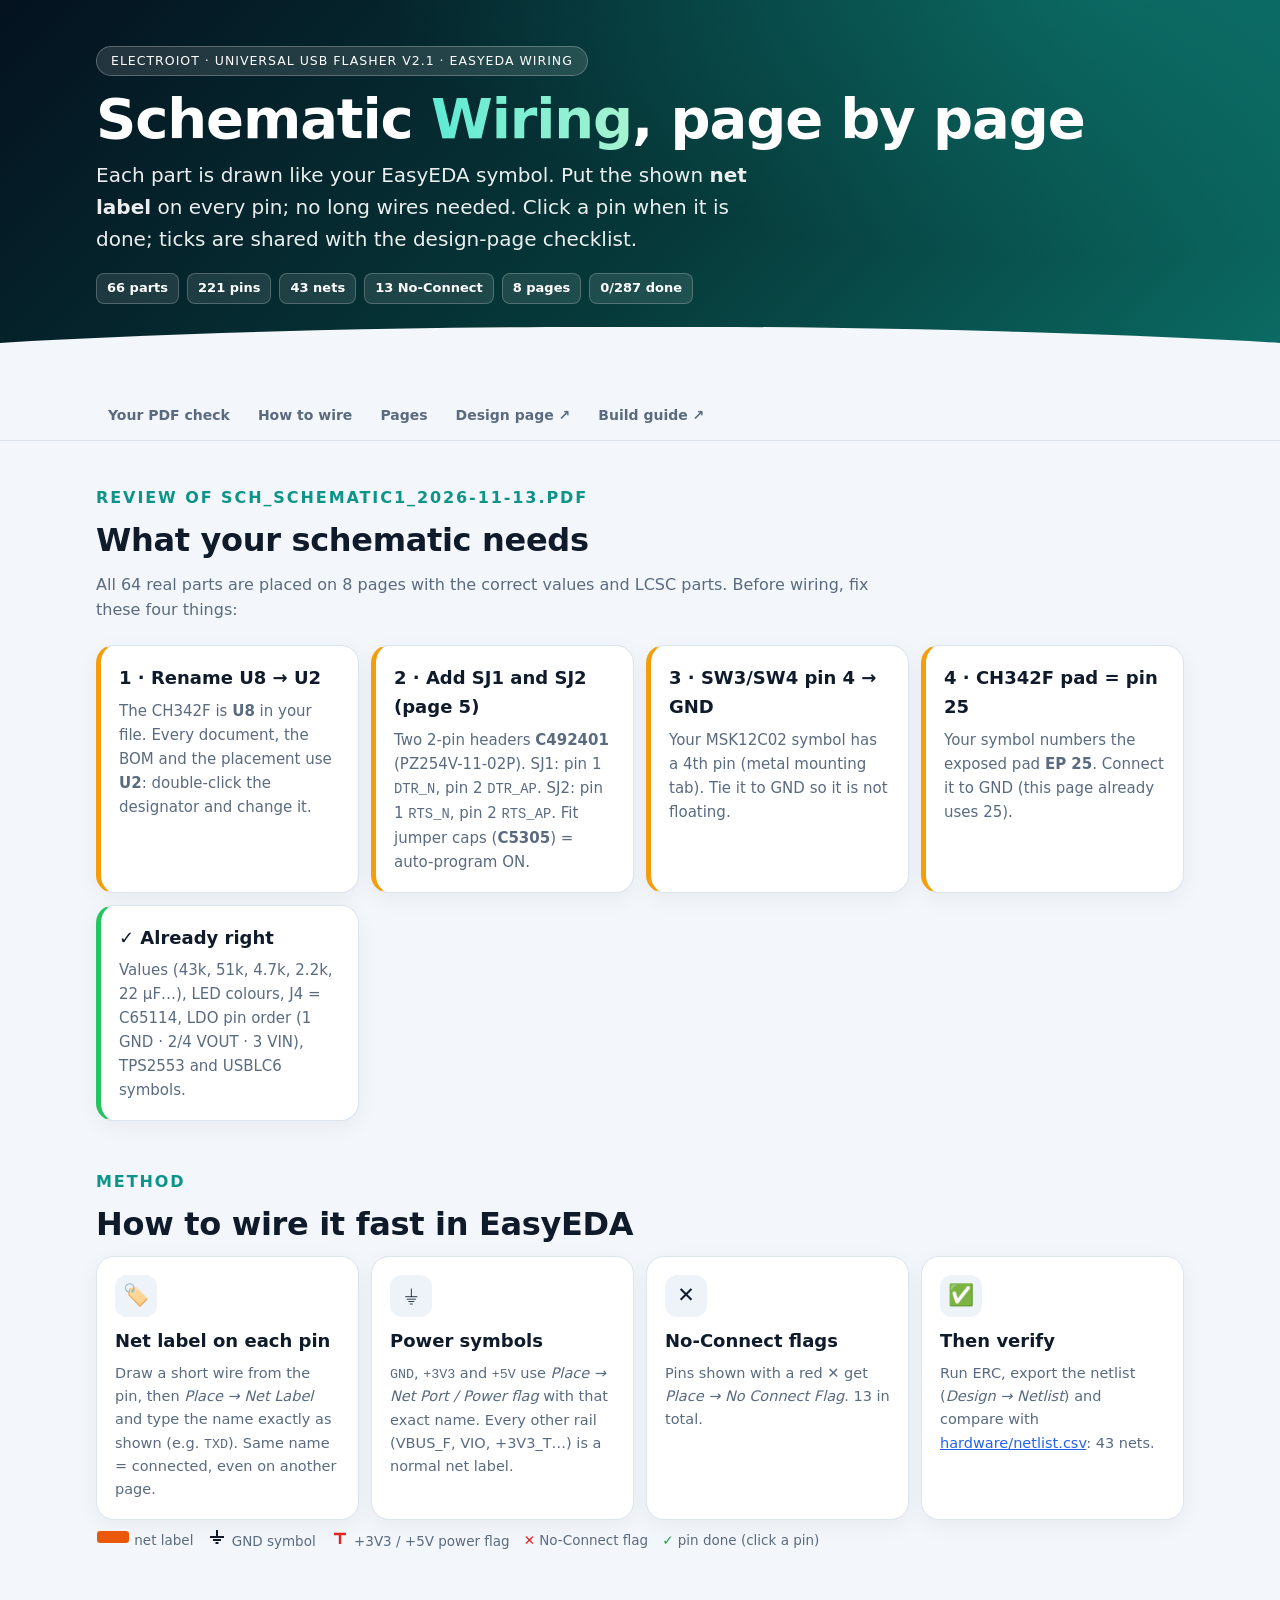
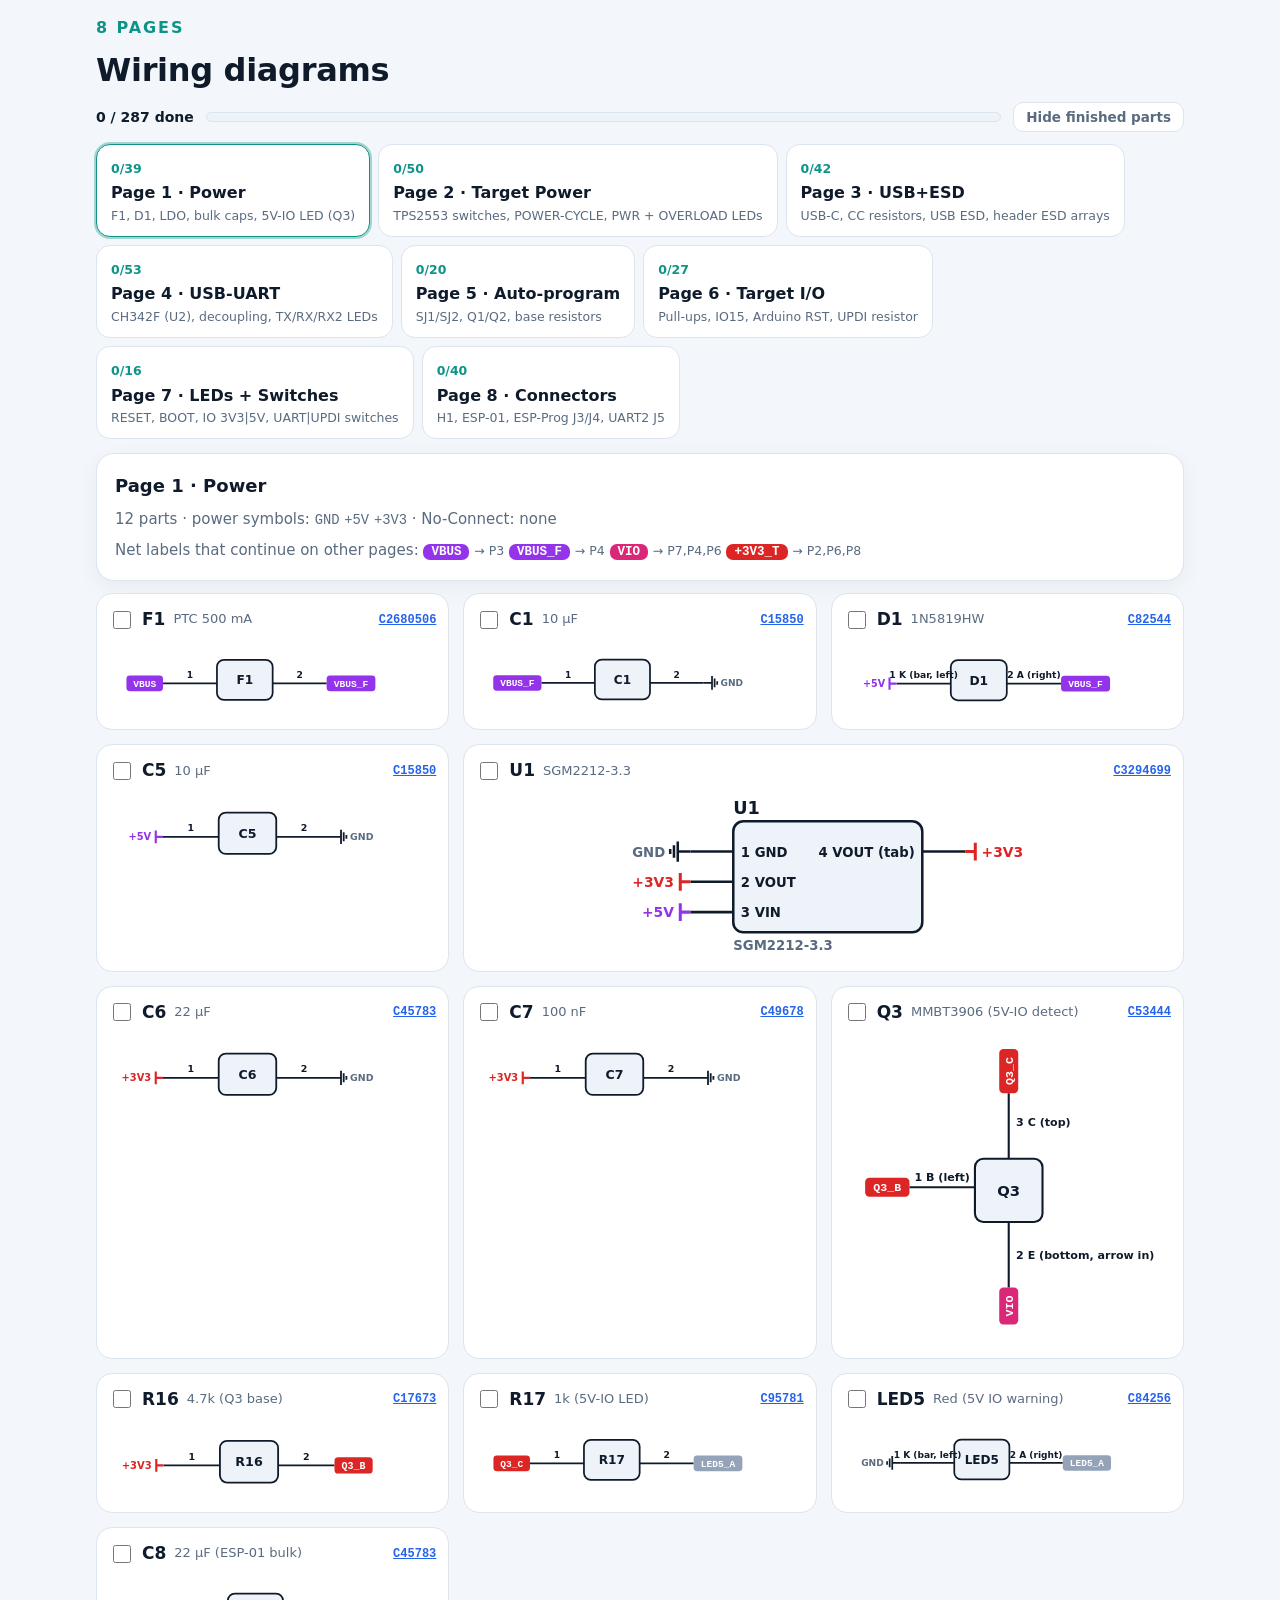
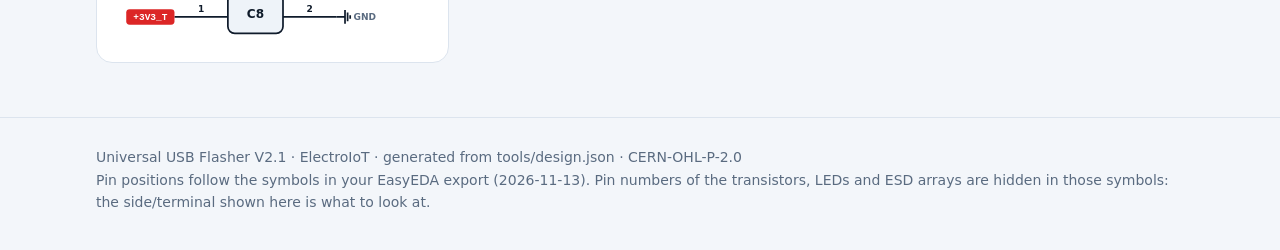
<file: back/schematic-wiring.html>
<!doctype html>
<html lang="en">
<head>
<meta charset="utf-8">
<meta name="viewport" content="width=device-width,initial-scale=1">
<title>Schematic Wiring</title>
<meta name="description" content="Page-by-page EasyEDA wiring diagrams for the Universal USB Flasher V2.1: every part drawn like its symbol with the net label for each pin, No-Connect flags and tick-off progress.">
<style>
:root{
  --bg:#f3f6fa;--card:#ffffff;--ink:#0f1b2b;--mute:#5a6b80;--line:#dce4ee;--soft:#eef3f9;
  --a:#0d9488;--b:#2563eb;--hero1:#04121f;--hero2:#063a3a;--hero3:#0d9488;
  --n3v3:#dc2626;--n5v:#9333ea;--nvio:#db2777;--ngnd:#334155;--ntx:#ea580c;--nrx:#16a34a;--nctl:#2563eb;--nesp:#ca8a04;--nusb:#0891b2;--nnc:#94a3b8;
  --sym:#0f1b2b;--pcb:#0b5d3b;--pcb2:#0a4f33;--pad:#d4a34a;--silk:#f8fafc;
}
@media (prefers-color-scheme:dark){:root:not([data-theme="light"]){
  --bg:#07111c;--card:#0e1b2a;--ink:#e6eef8;--mute:#9cb0c6;--line:#1e3246;--soft:#122335;
  --a:#2dd4bf;--b:#60a5fa;
  --n3v3:#f87171;--n5v:#c084fc;--nvio:#f472b6;--ngnd:#94a3b8;--ntx:#fb923c;--nrx:#4ade80;--nctl:#60a5fa;--nesp:#facc15;--nusb:#22d3ee;--nnc:#64748b;
  --sym:#e6eef8;
}}
:root[data-theme="dark"]{
  --bg:#07111c;--card:#0e1b2a;--ink:#e6eef8;--mute:#9cb0c6;--line:#1e3246;--soft:#122335;
  --a:#2dd4bf;--b:#60a5fa;
  --n3v3:#f87171;--n5v:#c084fc;--nvio:#f472b6;--ngnd:#94a3b8;--ntx:#fb923c;--nrx:#4ade80;--nctl:#60a5fa;--nesp:#facc15;--nusb:#22d3ee;--nnc:#64748b;
  --sym:#e6eef8;
}
*{box-sizing:border-box}
html{scroll-behavior:smooth}
body{margin:0;background:var(--bg);color:var(--ink);font:16px/1.6 system-ui,"Segoe UI",Roboto,sans-serif}
a{color:var(--b)}
code,.mono{font-family:ui-monospace,"Cascadia Code",Consolas,monospace;font-size:.92em}
.wrap{max-width:1120px;margin:0 auto;padding:0 16px}

/* hero */
header.hero{position:relative;overflow:hidden;color:#fff;padding:46px 0 86px;
  background:radial-gradient(1200px 500px at 85% -10%,#14b8a655,transparent 60%),linear-gradient(135deg,var(--hero1) 0%,var(--hero2) 55%,#0b6e66 100%)}
.hero:after{content:"";position:absolute;left:0;right:0;bottom:-1px;height:64px;background:var(--bg);clip-path:ellipse(75% 100% at 50% 100%)}
.traces{position:absolute;inset:0;opacity:.16}
.hero .wrap{position:relative;z-index:1;display:grid;grid-template-columns:1.05fr .95fr;gap:28px;align-items:center}
@media(max-width:860px){.hero .wrap{grid-template-columns:1fr}}
.kicker{display:inline-block;background:#ffffff1f;border:1px solid #ffffff40;border-radius:99px;padding:4px 14px;font-size:12.5px;letter-spacing:.08em;text-transform:uppercase}
h1{font-size:clamp(32px,5.6vw,56px);line-height:1.05;margin:14px 0 10px;letter-spacing:-.02em}
h1 span{background:linear-gradient(90deg,#5eead4,#a7f3d0);-webkit-background-clip:text;background-clip:text;color:transparent}
.tagline{font-size:clamp(16px,2.2vw,20px);opacity:.92;margin:0 0 18px;max-width:34em}
.badges{display:flex;flex-wrap:wrap;gap:8px}
.badge{background:#ffffff1a;border:1px solid #ffffff38;border-radius:8px;padding:4px 10px;font-size:13px;font-weight:600}
.cta{display:flex;flex-wrap:wrap;gap:10px;margin-top:22px}
.btn{display:inline-block;padding:10px 18px;border-radius:12px;font-weight:700;text-decoration:none;background:#fff;color:#063a3a}
.btn.o{background:transparent;color:#fff;border:2px solid #ffffff80}
.hero svg.board{width:100%;height:auto;filter:drop-shadow(0 18px 34px rgba(0,0,0,.45))}

/* nav */
nav.toc{position:sticky;top:0;z-index:5;background:color-mix(in srgb,var(--bg) 88%,transparent);backdrop-filter:blur(8px);border-bottom:1px solid var(--line)}
nav.toc .wrap{display:flex;gap:4px;overflow-x:auto;padding-top:8px;padding-bottom:8px;scrollbar-width:none}
nav.toc a{white-space:nowrap;text-decoration:none;color:var(--mute);font-weight:600;font-size:14px;padding:6px 12px;border-radius:99px}
nav.toc a:hover{background:var(--soft);color:var(--ink)}

section{padding:44px 0 4px;scroll-margin-top:56px}
h2{font-size:clamp(24px,3.4vw,32px);margin:0 0 6px;letter-spacing:-.01em}
h2 small{font-size:.5em;color:var(--a);font-weight:800;letter-spacing:.12em;text-transform:uppercase;display:block;margin-bottom:4px}
.lead{color:var(--mute);margin:0 0 22px;max-width:50em}
h3{margin:0 0 6px;font-size:18px}
.grid{display:grid;grid-template-columns:repeat(auto-fit,minmax(240px,1fr));gap:14px}
.card{background:var(--card);border:1px solid var(--line);border-radius:18px;padding:18px;box-shadow:0 6px 22px rgba(8,40,70,.05)}
.card p{margin:0;color:var(--mute);font-size:15px}
.ico{width:42px;height:42px;border-radius:12px;display:grid;place-items:center;font-size:21px;background:var(--soft);margin-bottom:10px}
.fix{display:grid;grid-template-columns:auto 1fr;gap:4px 12px;align-items:start}
.fix .num{grid-row:span 2;width:30px;height:30px;border-radius:50%;background:var(--a);color:#fff;font-weight:800;display:grid;place-items:center;font-size:14px}
.fix .was{color:var(--mute);font-size:14.5px}
.fix .now{font-size:15px}
.fix .now b{color:var(--a)}

.figure{background:var(--card);border:1px solid var(--line);border-radius:18px;padding:14px;overflow-x:auto}
.figure svg{display:block;width:100%;height:auto;min-width:640px}
.figcap{color:var(--mute);font-size:14px;margin:10px 4px 0}
.two{display:grid;grid-template-columns:1fr 1fr;gap:14px}
@media(max-width:900px){.two{grid-template-columns:1fr}}

table{width:100%;border-collapse:collapse;font-size:14.5px}
.tbl{background:var(--card);border:1px solid var(--line);border-radius:16px;overflow:auto}
th,td{padding:9px 12px;text-align:left;border-top:1px solid var(--line);vertical-align:top}
th{background:var(--soft);font-size:12px;text-transform:uppercase;letter-spacing:.06em;color:var(--mute);border-top:0;position:sticky;top:0}
td.ref{font-weight:700;white-space:nowrap}
.pill{display:inline-block;padding:2px 9px;border-radius:99px;font-size:12px;font-weight:700;white-space:nowrap}
.p-ok{background:#16a34a22;color:#15803d}.p-warn{background:#f59e0b26;color:#b45309}.p-info{background:#2563eb1f;color:#1d4ed8}
@media (prefers-color-scheme:dark){:root:not([data-theme="light"]) .p-ok{color:#4ade80}:root:not([data-theme="light"]) .p-warn{color:#fbbf24}:root:not([data-theme="light"]) .p-info{color:#93c5fd}}
.dot{display:inline-block;width:10px;height:10px;border-radius:3px;margin-right:6px;vertical-align:-1px}
.chips{display:flex;flex-wrap:wrap;gap:6px;margin:0 0 12px}
.chip{border:1px solid var(--line);background:var(--card);color:var(--ink);border-radius:99px;padding:5px 12px;font-weight:600;font-size:13.5px;cursor:pointer}
.chip[aria-pressed="true"]{background:var(--a);border-color:var(--a);color:#fff}
.bomtools{display:flex;flex-wrap:wrap;gap:10px;align-items:center;justify-content:space-between;margin-bottom:10px}
.bomtools input{flex:1;min-width:200px;max-width:320px;padding:8px 12px;border-radius:10px;border:1px solid var(--line);background:var(--card);color:var(--ink);font:inherit}
.stats{display:grid;grid-template-columns:repeat(auto-fit,minmax(150px,1fr));gap:12px;margin:0 0 16px}
.stat{background:var(--card);border:1px solid var(--line);border-radius:16px;padding:14px 16px}
.stat b{display:block;font-size:26px;letter-spacing:-.02em}
.stat span{color:var(--mute);font-size:13px}

.legend{display:flex;flex-wrap:wrap;gap:6px 14px;font-size:13.5px;color:var(--mute);margin:10px 4px 0}
.pins{display:flex;gap:6px;flex-wrap:wrap}
.pinbox{flex:1;min-width:84px;border-radius:12px;padding:10px 8px;text-align:center;color:#fff;font-weight:800;font-size:14px}
.pinbox small{display:block;font-weight:600;opacity:.85;font-size:11.5px}
.warn{border-left:4px solid #f59e0b;background:#f59e0b14;padding:12px 14px;border-radius:10px;margin:14px 0;font-size:15px}
.steps{counter-reset:s;display:grid;grid-template-columns:repeat(auto-fit,minmax(230px,1fr));gap:16px;margin-top:8px}
.step{position:relative;background:var(--card);border:1px solid var(--line);border-radius:18px;padding:22px 18px 18px}
.step:before{counter-increment:s;content:counter(s);position:absolute;top:-13px;left:16px;width:28px;height:28px;border-radius:50%;background:var(--a);color:#fff;font-weight:800;display:grid;place-items:center;font-size:14px}
.step p{margin:0;color:var(--mute);font-size:14.5px}
.ck{width:18px;height:18px;accent-color:var(--a);cursor:pointer;vertical-align:-3px}
tr.done td{opacity:.55}tr.done td:first-child,tr.done td.tick{opacity:1}
td.tick{width:38px;text-align:center}
.prog{display:flex;align-items:center;gap:12px;margin:0 0 12px;flex-wrap:wrap}
.bar{flex:1;min-width:160px;height:10px;border-radius:99px;background:var(--soft);border:1px solid var(--line);overflow:hidden}
.bar i{display:block;height:100%;background:linear-gradient(90deg,var(--a),#22c55e);width:0;transition:width .25s}
.prog b{font-size:14px;white-space:nowrap}
.tbtn{border:1px solid var(--line);background:var(--card);color:var(--mute);border-radius:10px;padding:6px 12px;font:600 13.5px system-ui;cursor:pointer}
.tbtn:hover{color:var(--ink)}
.ptabs{display:flex;gap:8px;flex-wrap:wrap;margin:0 0 14px}
.ptab{border:1px solid var(--line);background:var(--card);color:var(--ink);border-radius:14px;padding:10px 14px;cursor:pointer;text-align:left;font:inherit;min-width:170px}
.ptab small{display:block;color:var(--mute);font-size:12.5px}
.ptab[aria-pressed="true"]{border-color:var(--a);box-shadow:0 0 0 2px color-mix(in srgb,var(--a) 35%,transparent)}
.ptab .pp{font-weight:800;color:var(--a);font-size:12.5px}
.net{display:inline-block;padding:1px 8px;border-radius:7px;font:700 12.5px ui-monospace,Consolas,monospace;color:#fff;white-space:nowrap}
.ncflag{white-space:nowrap;display:inline-flex;align-items:center;gap:5px;padding:1px 8px;border-radius:7px;font:800 12px system-ui;background:#64748b26;color:var(--mute);border:1px dashed var(--nnc)}
.ncflag:before{content:"\2715";color:#dc2626;font-weight:900}
.partline{display:flex;flex-wrap:wrap;align-items:center;gap:6px 14px;background:var(--soft);border-top:1px solid var(--line);padding:9px 12px;font-size:14px}
.partline b{font-size:15px}
.partline .mute{color:var(--mute);font-size:13px}
.labels{display:flex;flex-wrap:wrap;gap:6px;margin:8px 0 14px}
footer{margin-top:50px;padding:28px 0 40px;border-top:1px solid var(--line);color:var(--mute);font-size:14px}

/* svg helpers */
.s-sym{stroke:var(--sym);fill:none;stroke-width:2}
.s-fill{fill:var(--card);stroke:var(--sym);stroke-width:2}
.s-txt{fill:var(--ink);font:600 13px system-ui,Segoe UI,sans-serif}
.s-sm{fill:var(--mute);font:500 11.5px system-ui,Segoe UI,sans-serif}
.s-ref{fill:var(--a);font:800 13px system-ui,Segoe UI,sans-serif}
.w{fill:none;stroke-width:2.6;stroke-linecap:round;stroke-linejoin:round}
.j{stroke:none}
.blk{fill:var(--card);stroke:var(--line);stroke-width:2}
.blkt{fill:var(--ink);font:800 15px system-ui,Segoe UI,sans-serif}
.blks{fill:var(--mute);font:500 12px system-ui,Segoe UI,sans-serif}
</style>
</head>
<body>
<style>
.wcards{display:grid;grid-template-columns:repeat(auto-fill,minmax(330px,1fr));gap:14px}
.wcard{background:var(--card);border:1px solid var(--line);border-radius:16px;padding:12px 12px 6px}
.wcard.done{border-color:#22c55e;box-shadow:0 0 0 2px #22c55e33}
.whead{display:flex;align-items:center;gap:8px;flex-wrap:wrap}
.whead b{font-size:17px}.whead .v{color:var(--mute);font-size:13px}
.whead .lc{margin-left:auto;font:600 12px ui-monospace,Consolas,monospace}
.wcard svg{display:block;width:100%;height:auto;margin-top:6px}
.wcard svg .pin{cursor:pointer}
.wcard svg .pin:hover rect.hit{fill:#2dd4bf18}
.wide{grid-column:1/-1}
.wide svg{max-width:760px;margin:6px auto 0}
.mid{grid-column:span 2}
.mid svg{max-width:560px;margin:6px auto 0}
@media(max-width:760px){.mid{grid-column:auto}}
.howto{display:grid;grid-template-columns:repeat(auto-fit,minmax(220px,1fr));gap:12px}
.howto .card p{font-size:14.5px}
.legendrow{display:flex;flex-wrap:wrap;gap:14px;align-items:center;font-size:13.5px;color:var(--mute);margin:8px 0 14px}
.fixes{display:grid;grid-template-columns:repeat(auto-fit,minmax(240px,1fr));gap:12px}
.fixes .card{border-left:5px solid #f59e0b}
.fixes .card.ok{border-left-color:#22c55e}
</style>
<header class="hero">
  <div class="wrap" style="display:block">
    <span class="kicker">ElectroIoT · Universal USB Flasher V2.1 · EasyEDA wiring</span>
    <h1>Schematic <span>Wiring</span>, page by page</h1>
    <p class="tagline">Each part is drawn like your EasyEDA symbol. Put the shown <b>net label</b> on every pin; no long wires needed. Click a pin when it is done; ticks are shared with the design-page checklist.</p>
    <div class="badges" id="topStats"></div>
  </div>
</header>

<nav class="toc"><div class="wrap">
  <a href="#check">Your PDF check</a><a href="#how">How to wire</a><a href="#pages">Pages</a><a href="index.html">Design page ↗</a><a href="build-guide.html">Build guide ↗</a>
</div></nav>

<main class="wrap">
<section id="check">
  <h2><small>Review of SCH_Schematic1_2026-11-13.pdf</small>What your schematic needs</h2>
  <p class="lead">All 64 real parts are placed on 8 pages with the correct values and LCSC parts. Before wiring, fix these four things:</p>
  <div class="fixes">
    <div class="card"><h3>1 · Rename U8 → U2</h3><p>The CH342F is <b>U8</b> in your file. Every document, the BOM and the placement use <b>U2</b>: double-click the designator and change it.</p></div>
    <div class="card"><h3>2 · Add SJ1 and SJ2 (page 5)</h3><p>Two 2-pin headers <b>C492401</b> (PZ254V-11-02P). SJ1: pin 1 <code>DTR_N</code>, pin 2 <code>DTR_AP</code>. SJ2: pin 1 <code>RTS_N</code>, pin 2 <code>RTS_AP</code>. Fit jumper caps (<b>C5305</b>) = auto-program ON.</p></div>
    <div class="card"><h3>3 · SW3/SW4 pin 4 → GND</h3><p>Your MSK12C02 symbol has a 4th pin (metal mounting tab). Tie it to GND so it is not floating.</p></div>
    <div class="card"><h3>4 · CH342F pad = pin 25</h3><p>Your symbol numbers the exposed pad <b>EP 25</b>. Connect it to GND (this page already uses 25).</p></div>
    <div class="card ok"><h3>✓ Already right</h3><p>Values (43k, 51k, 4.7k, 2.2k, 22 µF…), LED colours, J4 = C65114, LDO pin order (1 GND · 2/4 VOUT · 3 VIN), TPS2553 and USBLC6 symbols.</p></div>
  </div>
</section>

<section id="how">
  <h2><small>Method</small>How to wire it fast in EasyEDA</h2>
  <div class="howto">
    <div class="card"><div class="ico">🏷️</div><h3>Net label on each pin</h3><p>Draw a short wire from the pin, then <i>Place → Net Label</i> and type the name exactly as shown (e.g. <code>TXD</code>). Same name = connected, even on another page.</p></div>
    <div class="card"><div class="ico">⏚</div><h3>Power symbols</h3><p><code>GND</code>, <code>+3V3</code> and <code>+5V</code> use <i>Place → Net Port / Power flag</i> with that exact name. Every other rail (VBUS_F, VIO, +3V3_T…) is a normal net label.</p></div>
    <div class="card"><div class="ico">✕</div><h3>No-Connect flags</h3><p>Pins shown with a red ✕ get <i>Place → No Connect Flag</i>. 13 in total.</p></div>
    <div class="card"><div class="ico">✅</div><h3>Then verify</h3><p>Run ERC, export the netlist (<i>Design → Netlist</i>) and compare with <a href="../hardware/netlist.csv">hardware/netlist.csv</a>: 43 nets.</p></div>
  </div>
  <div class="legendrow"><span><svg width="34" height="16"><rect x="1" y="2" width="32" height="12" rx="3" fill="var(--ntx)"/></svg> net label</span><span><svg width="20" height="18"><path d="M10 2V9M3 9H17M6 12H14M8.5 15H11.5" stroke="var(--ink)" stroke-width="2" fill="none"/></svg> GND symbol</span><span><svg width="20" height="18"><path d="M10 16V6M4 6H16" stroke="var(--n3v3)" stroke-width="2.4" fill="none"/></svg> +3V3 / +5V power flag</span><span><b style="color:#dc2626">✕</b> No-Connect flag</span><span><b style="color:#16a34a">✓</b> pin done (click a pin)</span></div>
</section>

<section id="pages">
  <h2><small>8 pages</small>Wiring diagrams</h2>
  <div class="prog"><b id="allProg">–</b><div class="bar"><i id="allBar"></i></div><button class="tbtn" id="hideDone">Hide finished parts</button></div>
  <div class="ptabs" id="tabs"></div>
  <div class="card" id="pageInfo" style="margin-bottom:12px"></div>
  <div class="wcards" id="cards"></div>
</section>
</main>

<footer><div class="wrap">Universal USB Flasher V2.1 · ElectroIoT · generated from tools/design.json · CERN-OHL-P-2.0<br>Pin positions follow the symbols in your EasyEDA export (2026-11-13). Pin numbers of the transistors, LEDs and ESD arrays are hidden in those symbols: the side/terminal shown here is what to look at.</div></footer>

<script>
/*DESIGN-START*/
const DESIGN={"version":"V2.1 (design, schematic pages match EasyEDA export 2026-11-13)","board":{"w":80,"h":40,"holes":[[3.5,3.5],[3.5,36.5]]},"groups":{"pwr":["Power","#dc2626"],"tgt":["Target power","#f97316"],"usb":["USB + ESD","#0891b2"],"uart":["USB-UART","#0d9488"],"ap":["Auto-program","#2563eb"],"io":["Target I/O","#ca8a04"],"ui":["LEDs + switches","#9333ea"],"con":["Connectors","#64748b"]},"pages":[["P1","Page 1 · Power","F1, D1, LDO, bulk caps, 5V-IO LED (Q3)"],["P2","Page 2 · Target Power","TPS2553 switches, POWER-CYCLE, PWR + OVERLOAD LEDs"],["P3","Page 3 · USB+ESD","USB-C, CC resistors, USB ESD, header ESD arrays"],["P4","Page 4 · USB-UART","CH342F (U2), decoupling, TX/RX/RX2 LEDs"],["P5","Page 5 · Auto-program","SJ1/SJ2, Q1/Q2, base resistors"],["P6","Page 6 · Target I/O","Pull-ups, IO15, Arduino RST, UPDI resistor"],["P7","Page 7 · LEDs + Switches","RESET, BOOT, IO 3V3|5V, UART|UPDI switches"],["P8","Page 8 · Connectors","H1, ESP-01, ESP-Prog J3/J4, UART2 J5"]],"parts":[["USB1","P3","USB-C 16P","USB-C-SMD_TYPE-C-16PIN-2MD(073)","C2765186",[["A1B12","GND","GND"],["A4B9","VBUS","VBUS"],["B8","SBU2","NC"],["A5","CC1","CC1"],["B7","DN2","USB_DM"],["A6","DP1","USB_DP"],["A7","DN1","USB_DM"],["B6","DP2","USB_DP"],["A8","SBU1","NC"],["B5","CC2","CC2"],["B4A9","VBUS","VBUS"],["B1A12","GND","GND"],["13","EH (shell)","GND"],["14","EH (shell)","GND"]]],["R1","P3","5.1k","R0805","C27834",[["1","1","CC1"],["2","2","GND"]]],["R2","P3","5.1k","R0805","C27834",[["1","1","CC2"],["2","2","GND"]]],["U3","P3","USBLC6-2SC6","SOT-23-6","C7519",[["1","I/O1","USB_DP"],["2","GND","GND"],["3","I/O2","USB_DM"],["4","I/O2","USB_DM"],["5","VBUS","VBUS"],["6","I/O1","USB_DP"]]],["F1","P1","PTC 500 mA","F1206","C2680506",[["1","1","VBUS"],["2","2","VBUS_F"]]],["C1","P1","10 µF","C0805","C15850",[["1","1","VBUS_F"],["2","2","GND"]]],["D1","P1","1N5819HW","SOD-123","C82544",[["1","K (bar, left)","+5V"],["2","A (right)","VBUS_F"]]],["C5","P1","10 µF","C0805","C15850",[["1","1","+5V"],["2","2","GND"]]],["U1","P1","SGM2212-3.3","SOT-223-3","C3294699",[["1","GND","GND"],["2","VOUT","+3V3"],["3","VIN","+5V"],["4","VOUT (tab)","+3V3"]]],["C6","P1","22 µF","C0805","C45783",[["1","1","+3V3"],["2","2","GND"]]],["C7","P1","100 nF","C0805","C49678",[["1","1","+3V3"],["2","2","GND"]]],["SW3","P7","MSK12C02 (IO 3V3|5V)","SW-SMD_MSK12C02","C431540",[["1","throw A","+3V3"],["2","common","VIO"],["3","throw B","+5V"],["4","mounting tab","GND"]]],["Q3","P1","MMBT3906 (5V-IO detect)","SOT-23-3","C53444",[["1","B (left)","Q3_B"],["2","E (bottom, arrow in)","VIO"],["3","C (top)","Q3_C"]]],["R16","P1","4.7k (Q3 base)","R0805","C17673",[["1","1","+3V3"],["2","2","Q3_B"]]],["R17","P1","1k (5V-IO LED)","R0805","C95781",[["1","1","Q3_C"],["2","2","LED5_A"]]],["LED5","P1","Red (5V IO warning)","LED0805","C84256",[["1","K (bar, left)","GND"],["2","A (right)","LED5_A"]]],["U4","P2","TPS2553 (3V3 target switch)","SOT-23-6","C55266",[["1","IN","+3V3"],["2","GND","GND"],["3","EN","TPWR_EN"],["4","FAULT#","FAULT_N"],["5","ILIM","ILIM3"],["6","OUT","+3V3_T"]]],["R18","P2","43k 1% (≈0.61 A limit)","R0805","C17695",[["1","1","ILIM3"],["2","2","GND"]]],["C11","P2","100 nF (U4 IN)","C0805","C49678",[["1","1","+3V3"],["2","2","GND"]]],["C12","P2","10 µF (+3V3_T)","C0805","C15850",[["1","1","+3V3_T"],["2","2","GND"]]],["U5","P2","TPS2553 (5V target switch)","SOT-23-6","C55266",[["1","IN","+5V"],["2","GND","GND"],["3","EN","TPWR_EN"],["4","FAULT#","FAULT_N"],["5","ILIM","ILIM5"],["6","OUT","+5V_T"]]],["R19","P2","51k 1% (≈0.51 A limit)","R0805","C17737",[["1","1","ILIM5"],["2","2","GND"]]],["C13","P2","100 nF (U5 IN)","C0805","C49678",[["1","1","+5V"],["2","2","GND"]]],["C14","P2","10 µF (+5V_T)","C0805","C15850",[["1","1","+5V_T"],["2","2","GND"]]],["R20","P2","100k (EN pull-up)","R0805","C96346",[["1","1","+3V3"],["2","2","TPWR_EN"]]],["SW5","P2","POWER-CYCLE (hold = off)","SW-SMD_L3.9-W3.0-P4.45","C720477",[["1","1","TPWR_EN"],["2","2","GND"]]],["R21","P2","1k (OVERLOAD LED)","R0805","C95781",[["1","1","+5V"],["2","2","LED6_A"]]],["LED6","P2","Red (OVERLOAD)","LED0805","C84256",[["1","K (bar, left)","FAULT_N"],["2","A (right)","LED6_A"]]],["R3","P2","1k (PWR LED)","R0805","C95781",[["1","1","+3V3_T"],["2","2","LED1_A"]]],["LED1","P2","Green (target PWR)","LED0805","C84260",[["1","K (bar, left)","GND"],["2","A (right)","LED1_A"]]],["U2","P4","CH342F dual UART","QFN-24_L4.0-W4.0-P0.50","C2841530",[["1","RI0#","NC"],["2","GND","GND"],["3","UD+","USB_DP"],["4","UD-","USB_DM"],["5","VIO","VIO"],["6","V3","V3"],["7","VDD5","VBUS_F"],["8","VBUS","VBUS_F"],["9","RST#","NC"],["10","CTS1#","NC"],["11","RTS1#","NC"],["12","RXD1","RX2"],["13","TXD1","TX2"],["14","DSR1#","NC"],["15","DTR1#","DTR2_N"],["16","DCD1#","NC"],["17","RI1#","NC"],["18","CTS0#","NC"],["19","RTS0#","RTS_N"],["20","RXD0","RXD"],["21","TXD0","TXD"],["22","DSR0#","NC"],["23","DTR0#","DTR_N"],["24","DCD0#","NC"],["25","EP (GND pad)","GND"]]],["C2","P4","100 nF (VDD5)","C0805","C49678",[["1","1","VBUS_F"],["2","2","GND"]]],["C3","P4","100 nF (V3)","C0805","C49678",[["1","1","V3"],["2","2","GND"]]],["C4","P4","100 nF (VIO)","C0805","C49678",[["1","1","VIO"],["2","2","GND"]]],["R4","P4","2.2k","R0805","C17520",[["1","1","VIO"],["2","2","LED2_A"]]],["LED2","P4","Orange (TX)","LED0805","C84262",[["1","K (bar, left)","TXD"],["2","A (right)","LED2_A"]]],["R5","P4","2.2k","R0805","C17520",[["1","1","VIO"],["2","2","LED3_A"]]],["LED3","P4","Yellow (RX)","LED0805","C965814",[["1","K (bar, left)","RXD"],["2","A (right)","LED3_A"]]],["R6","P4","2.2k","R0805","C17520",[["1","1","VIO"],["2","2","LED4_A"]]],["LED4","P4","Blue (UART2 RX)","LED0805","C965817",[["1","K (bar, left)","RX2"],["2","A (right)","LED4_A"]]],["SJ1","P5","2-pin header + jumper cap (AUTO-PROG, cap = ON)","HDR-TH_2P-P2.54-V-M","C492401",[["1","1","DTR_N"],["2","2","DTR_AP"]]],["SJ2","P5","2-pin header + jumper cap (AUTO-PROG, cap = ON)","HDR-TH_2P-P2.54-V-M","C492401",[["1","1","RTS_N"],["2","2","RTS_AP"]]],["R7","P5","10k","R0805","C84376",[["1","1","DTR_AP"],["2","2","Q1_B"]]],["R8","P5","10k","R0805","C84376",[["1","1","RTS_AP"],["2","2","Q2_B"]]],["Q1","P5","MMBT3904 (EN)","SOT-23-3","C81464",[["1","B (left)","Q1_B"],["2","E (bottom, arrow)","RTS_AP"],["3","C (top)","EN"]]],["Q2","P5","MMBT3904 (IO0)","SOT-23-3","C81464",[["1","B (left)","Q2_B"],["2","E (bottom, arrow)","DTR_AP"],["3","C (top)","IO0"]]],["R9","P6","10k (EN pull-up)","R0805","C84376",[["1","1","+3V3_T"],["2","2","EN"]]],["C9","P6","100 nF (EN)","C0805","C49678",[["1","1","EN"],["2","2","GND"]]],["R10","P6","10k (IO0 pull-up)","R0805","C84376",[["1","1","+3V3_T"],["2","2","IO0"]]],["R11","P6","10k (IO15 pull-down)","R0805","C84376",[["1","1","IO15"],["2","2","GND"]]],["SW1","P7","RESET","SW-SMD_L3.9-W3.0-P4.45","C720477",[["1","1","EN"],["2","2","GND"]]],["SW2","P7","BOOT","SW-SMD_L3.9-W3.0-P4.45","C720477",[["1","1","IO0"],["2","2","GND"]]],["C10","P6","100 nF (Arduino reset)","C0805","C49678",[["1","1","DTR_N"],["2","2","RST"]]],["R14","P6","10k (RST pull-up)","R0805","C84376",[["1","1","VIO"],["2","2","RST"]]],["SW4","P7","MSK12C02 (UART|UPDI)","SW-SMD_MSK12C02","C431540",[["1","throw A (UPDI)","TXD"],["2","common","UPDI_R"],["3","throw B (UART)","NC"],["4","mounting tab","GND"]]],["R15","P6","4.7k (UPDI)","R0805","C17673",[["1","1","UPDI_R"],["2","2","RXD"]]],["H1","P8","1x11 male header","HDR-TH_11P-P2.54-V-M","C2840011",[["1","3V3","+3V3_T"],["2","5V","+5V_T"],["3","GND","GND"],["4","TX","TXD"],["5","RX/UPDI","RXD"],["6","DTR","DTR_N"],["7","RTS","RTS_N"],["8","RST","RST"],["9","EN","EN"],["10","IO0","IO0"],["11","IO15","IO15"]]],["J2","P8","2x4 female (ESP-01)","HDR-TH_8P-P2.54-V-F-R2-C4","C2897405",[["1","GND","GND"],["2","TXD (ESP out)","RXD"],["3","GPIO2","ESP01_IO2"],["4","CH_PD","EN"],["5","GPIO0","IO0"],["6","RST","ESP01_RST"],["7","RXD (ESP in)","TXD"],["8","VCC","+3V3_T"]]],["C8","P1","22 µF (ESP-01 bulk)","C0805","C45783",[["1","1","+3V3_T"],["2","2","GND"]]],["R12","P6","10k (ESP-01 RST)","R0805","C84376",[["1","1","+3V3_T"],["2","2","ESP01_RST"]]],["R13","P6","10k (ESP-01 GPIO2)","R0805","C84376",[["1","1","+3V3_T"],["2","2","ESP01_IO2"]]],["J3","P8","ESP-Prog PROG 2x3 1.27 mm box header","IDC-TH_6P-P1.27-2x3","C42372545",[["1","ESP_EN","EN"],["2","VDD","+3V3_T"],["3","ESP_TXD","RXD"],["4","GND","GND"],["5","ESP_RXD","TXD"],["6","ESP_IO0","IO0"]]],["J4","P8","PROG 2x3 2.54 mm (pogo / 2.54 cable)","HDR-TH_6P-P2.54-V-M-R2-C3","C65114",[["1","ESP_EN","EN"],["2","VDD","+3V3_T"],["3","ESP_TXD","RXD"],["4","GND","GND"],["5","ESP_RXD","TXD"],["6","ESP_IO0","IO0"]]],["J5","P8","UART2 1x4 header","HDR-TH_4P-P2.54-V-M","C2691448",[["1","GND","GND"],["2","TX2","TX2"],["3","RX2","RX2"],["4","DTR2","DTR2_N"]]],["U6","P3","USBLC6-4SC6 (header ESD A)","SOT-23-6","C111212",[["1","I/O1","TXD"],["2","GND","GND"],["3","I/O2","RXD"],["4","I/O3","DTR_N"],["5","VBUS","+5V"],["6","I/O4","RTS_N"]]],["U7","P3","USBLC6-4SC6 (header ESD B)","SOT-23-6","C111212",[["1","I/O1","EN"],["2","GND","GND"],["3","I/O2","IO0"],["4","I/O3","TX2"],["5","VBUS","+5V"],["6","I/O4","RX2"]]]],"bom":[["U2",1,"USB dual-UART bridge with VIO (1.8–5 V I/O)","QFN-24 4×4","CH342F","WCH","C2841530","5,692",2.16,"ok","uart","QFN 0.5 mm: JLC assembly or hot air"],["C2 C3 C4",3,"100 nF X7R: VDD5, V3, VIO decoupling","0805","CC0805KRX7R9BB104","YAGEO","C49678","",null,"v1","uart",""],["R4 R5 R6",3,"2.2k: TX / RX / RX2 LEDs","0805","0805W8F2201T5E","UNI-ROYAL","C17520","2,263,800",0.005,"ok","uart",""],["LED2",1,"Orange LED: TX","0805","NCD0805O1","NATIONSTAR","C84262","",null,"v1","uart",""],["LED3",1,"Yellow LED: RX","0805","XL-2012UYC","XINGLIGHT","C965814","",null,"v1","uart",""],["LED4",1,"Blue LED: UART2 RX","0805","XL-2012UBC","XINGLIGHT","C965817","760,100",0.008,"ok","uart",""],["USB1",1,"USB-C 16-pin receptacle","SMD","TYPE-C 16PIN 2MD(073)","SHOU HAN","C2765186","1,057,160",null,"ok","usb",""],["U3",1,"ESD array D+/D−/VBUS","SOT-23-6","USBLC6-2SC6","ST","C7519","44,990",0.157,"ok","usb",""],["U6 U7",2,"4-line ESD array: header TX/RX/DTR/RTS/EN/IO0/TX2/RX2","SOT-23-6","USBLC6-4SC6","ST","C111212","13,395",0.247,"ok","usb",""],["R1 R2",2,"5.1k 1%: USB-C CC pull-downs","0805","0805W8F5101T5E","UNI-ROYAL","C27834","",null,"v1","usb",""],["F1",1,"PTC fuse 500 mA hold / 1 A trip, 16 V","1206","JK-nSMD050-16","Jinrui","C2680506","30,620",0.024,"ok","pwr",""],["D1",1,"Schottky 40 V 1 A back-feed diode","SOD-123","1N5819HW-7-F","Diodes Inc","C82544","358,260",null,"ok","pwr",""],["U1",1,"3.3 V 800 mA LDO","SOT-223","SGM2212-3.3XKC3G/TR","SGMICRO","C3294699","5,002",0.57,"ok","pwr",""],["C1 C5",2,"10 µF 25 V X5R: VBUS / LDO in","0805","CL21A106KAYNNNE","Samsung","C15850","",null,"v1","pwr",""],["C6 C8",2,"22 µF 25 V X5R: LDO out / ESP-01 bulk","0805","CL21A226MAQNNNE","Samsung","C45783","615,400",0.107,"ok","pwr",""],["C7",1,"100 nF X7R: LDO out","0805","CC0805KRX7R9BB104","YAGEO","C49678","",null,"v1","pwr",""],["Q3",1,"PNP: lights 5V-IO LED when VIO > 3V3","SOT-23","MMBT3906LT1G","onsemi","C53444","836,550",0.018,"ok","pwr","B=1 E=2 C=3"],["R16",1,"4.7k: Q3 base","0805","0805W8F4701T5E","UNI-ROYAL","C17673","1,051,500",0.003,"ok","pwr",""],["R17",1,"1k: 5V-IO LED","0805","RC0805FR-071KL","YAGEO","C95781","",null,"v1","pwr",""],["LED5",1,"Red LED: 5V IO warning","0805","NCD0805R1","NATIONSTAR","C84256","171,800",0.012,"ok","pwr",""],["U4 U5",2,"Current-limited power switch with FAULT# (3V3_T, 5V_T)","SOT-23-6","TPS2553DBVR","TI","C55266","53,771",0.54,"ok","tgt","Pinout 1 IN 2 GND 3 EN 4 FAULT# 5 ILIM 6 OUT"],["R18",1,"43k 1%: U4 ILIM (≈0.61 A)","0805","0805W8F4302T5E","UNI-ROYAL","C17695","27,600",0.003,"ok","tgt",""],["R19",1,"51k 1%: U5 ILIM (≈0.51 A)","0805","0805W8F5102T5E","UNI-ROYAL","C17737","202,600",0.0064,"ok","tgt",""],["R20",1,"100k: TPWR_EN pull-up","0805","RC0805FR-07100KL","YAGEO","C96346","",null,"v1","tgt",""],["C11 C13",2,"100 nF: switch inputs","0805","CC0805KRX7R9BB104","YAGEO","C49678","",null,"v1","tgt",""],["C12 C14",2,"10 µF: switched outputs","0805","CL21A106KAYNNNE","Samsung","C15850","",null,"v1","tgt",""],["SW5",1,"Tactile switch: POWER-CYCLE","SMD 3.9×3.0","TS-1088-AR02016","XUNPU","C720477","679,440",null,"ok","tgt",""],["LED1",1,"Green LED: target PWR","0805","NCD0805G1","NATIONSTAR","C84260","",null,"v1","tgt",""],["LED6",1,"Red LED: OVERLOAD (FAULT#)","0805","NCD0805R1","NATIONSTAR","C84256","171,800",0.012,"ok","tgt",""],["R3 R21",2,"1k: PWR / OVERLOAD LEDs","0805","RC0805FR-071KL","YAGEO","C95781","",null,"v1","tgt",""],["Q1 Q2",2,"NPN auto-program transistors","SOT-23","MMBT3904LT1G","onsemi","C81464","1,362,700",null,"ok","ap","B=1 E=2 C=3"],["R7 R8",2,"10k: Q1/Q2 base resistors","0805","RC0805FR-0710KL","YAGEO","C84376","",null,"v1","ap",""],["SJ1 SJ2",2,"2-pin male header 2.54 mm: auto-program enable (fit cap = ON)","THT","PZ254V-11-02P","XFCN","C492401","786,200",null,"ok","ap","Silk: AUTO-PROG (cap = ON)"],["R9 R10 R11 R12 R13 R14",6,"10k: EN/IO0 pull-ups, IO15 pull-down, ESP-01 RST/GPIO2, Arduino RST","0805","RC0805FR-0710KL","YAGEO","C84376","",null,"v1","io",""],["C9 C10",2,"100 nF: EN filter, Arduino auto-reset","0805","CC0805KRX7R9BB104","YAGEO","C49678","",null,"v1","io",""],["R15",1,"4.7k: UPDI series resistor","0805","0805W8F4701T5E","UNI-ROYAL","C17673","1,051,500",0.003,"ok","io",""],["SW1 SW2",2,"Tactile switch RESET / BOOT","SMD 3.9×3.0","TS-1088-AR02016","XUNPU","C720477","679,440",null,"ok","ui",""],["SW3 SW4",2,"SPDT slide: IO 3V3/5V · UART/UPDI","SMD","MSK12C02","SHOU HAN","C431540","164,660",0.052,"ok","ui",""],["H1",1,"1×11 male header 2.54 mm","THT","PZ254V-11-11P","XFCN","C2840011","16,430",0.073,"ok","con",""],["J2",1,"2×4 female header 2.54 mm (ESP-01)","THT","PM254-2-04-Z-8.5","HCTL","C2897405","6,120",0.146,"ok","con",""],["J3",1,"2×3 1.27 mm IDC box header (ESP-Prog PROG)","THT","HX JN1.27-2x3P ZZ H4.9","hanxia","C42372545","2,945",0.153,"warn","con","Check datasheet: shrouded + keyed"],["J4",1,"2×3 2.54 mm male header (PROG pogo jig / 2.54 cable)","THT","2.54-2*3P","BOOMELE","C65114","44,550",0.044,"ok","con",""],["J5",1,"1×4 male header 2.54 mm (UART2)","THT","PZ254V-11-04P","XFCN","C2691448","807,020",0.026,"ok","con",""],["CAP1 CAP2",2,"Jumper cap 2.54 mm for SJ1/SJ2 (fit both = auto-program on)","2.54 mm","2.54 (open-top)","BOOMELE","C5305","762,800",0.0095,"ok","ap","Not a schematic part: order with the headers"]],"placement":[["USB1",3.4,20,7.4,9,"usb","USB-C"],["U3",12,20,3,3,"usb","USBLC6"],["R1",11,14,2,1.25,"usb","5.1k"],["R2",11,26,2,1.25,"usb","5.1k"],["F1",11,35,3.2,1.6,"pwr","PTC"],["C1",16,35,2,1.25,"pwr","10µ"],["D1",21,35,3.7,1.6,"pwr","SS"],["C5",26,35,2,1.25,"pwr","10µ"],["U1",20,7.5,6.5,7,"pwr","LDO"],["C6",25.5,4,2,1.25,"pwr","22µ"],["C7",25.5,8,2,1.25,"pwr","100n"],["Q3",58,9.5,2.9,2.4,"pwr","Q3"],["R16",58,12.5,2,1.25,"pwr","4.7k"],["LED5",61.5,9.5,2,1.25,"pwr","5V!"],["R17",61.5,12.5,2,1.25,"pwr","1k"],["U2",26,19,5,5,"uart","CH342F"],["C2",30.5,19,2,1.25,"uart","100n"],["C3",27,23.5,2,1.25,"uart","100n"],["C4",23.5,23.5,2,1.25,"uart","100n"],["LED2",47,9.5,2,1.25,"uart","TX"],["LED3",50.5,9.5,2,1.25,"uart","RX"],["LED4",54,9.5,2,1.25,"uart","RX2"],["R4",47,12.5,2,1.25,"uart","2.2k"],["R5",50.5,12.5,2,1.25,"uart","2.2k"],["R6",54,12.5,2,1.25,"uart","2.2k"],["U4",32,7,3,3,"tgt","3V3 SW"],["R18",32,11,2,1.25,"tgt","43k"],["C11",29,4,2,1.25,"tgt","100n"],["C12",35.5,4,2,1.25,"tgt","10µ"],["U5",32,31,3,3,"tgt","5V SW"],["R19",32,27.5,2,1.25,"tgt","51k"],["C13",30,35,2,1.25,"tgt","100n"],["C14",35.5,31,2,1.25,"tgt","10µ"],["SW5",41,3.5,5,3,"tgt","PWR CYC"],["R20",37.5,8,2,1.25,"tgt","100k"],["LED6",41,9.5,2,1.25,"tgt","OVLD"],["R21",41,12.5,2,1.25,"tgt","1k"],["LED1",15.5,12,2,1.25,"tgt","PWR"],["R3",15.5,14.5,2,1.25,"tgt","1k"],["Q1",38,17,2.9,2.4,"ap","Q1"],["R7",42,17,2,1.25,"ap","10k"],["SJ1",46,17,5.08,2.54,"ap","SJ1"],["Q2",38,21.5,2.9,2.4,"ap","Q2"],["R8",42,21.5,2,1.25,"ap","10k"],["SJ2",46,21.5,5.08,2.54,"ap","SJ2"],["R14",50,17,2,1.25,"io","10k"],["C10",54,17,2,1.25,"io","100n"],["R15",58,17,2,1.25,"io","4.7k"],["R9",38,27,2,1.25,"io","10k"],["C9",42,27,2,1.25,"io","100n"],["R10",46,27,2,1.25,"io","10k"],["R11",50,27,2,1.25,"io","10k"],["R12",54,27,2,1.25,"io","10k"],["R13",58,27,2,1.25,"io","10k"],["U6",64,19,3,3,"usb","ESD"],["U7",64,24.5,3,3,"usb","ESD"],["SW1",47.5,3.5,5,3,"ui","RESET"],["SW2",54,3.5,5,3,"ui","BOOT"],["SW3",61.5,3.5,7,3,"ui","3V3|5V"],["SW4",70.5,3.5,7,3,"ui","UART|UPDI"],["C8",44.5,36.5,2,1.25,"pwr","22µ"],["J2",52,36.5,10.2,5.1,"con","ESP-01"],["J3",38,36.5,6.5,5.2,"con","ESP-Prog"],["J4",63.5,36.5,7.6,5.1,"con","PROG 2.54"],["J5",74,37.8,10.2,2.6,"con","UART2"],["H1",77.5,21,2.6,28,"con","H1"]],"notes":{"USB1":"Mouth flush with left edge","U3":"≤ 3 mm from USB1","U1":"Tab up, big copper + vias","U2":"QFN: pin 1 mark, thermal pad + 4 vias to GND","C2":"At U2 pin 7","C3":"At U2 pin 6","C4":"At U2 pin 5","J2":"Bottom edge, module overhangs","H1":"Right edge, pin 1 (3V3) at top","SW3":"Edge, silk \"IO 3V3 | 5V\"","SW4":"Edge, silk \"UART | UPDI\"","SW1":"Edge, silk RESET","SW2":"Edge, silk BOOT","SW5":"Edge, silk POWER (hold = off)","Q1":"Check pin map","Q2":"Check pin map: C = IO0","C8":"Next to J2 VCC","U4":"Short ILIM trace to R18","U5":"Short ILIM trace to R19","U6":"Close to H1 pins 4-7","U7":"Close to H1 pins 9-10 and J5","J3":"Key notch toward board edge","J5":"Silk GND · TX2 · RX2 · DTR2","LED5":"Silk 5V IO!","LED6":"Silk OVERLOAD","SJ1":"2-pin header, silk AUTO-PROG (cap = ON)","SJ2":"2-pin header, silk AUTO-PROG (cap = ON)"},"bom_extra":[["CAP1 CAP2",2,"Jumper cap 2.54 mm for SJ1/SJ2 (fit both = auto-program on)","2.54 mm","2.54 (open-top)","BOOMELE","C5305","762,800",0.0095,"ok","ap","Not a schematic part: order with the headers"]]};
/*DESIGN-END*/
const TK='uusbf-v2-ticks';let T={};try{T=JSON.parse(localStorage.getItem(TK)||'{}')||{}}catch(e){T={}}
const save=()=>{try{localStorage.setItem(TK,JSON.stringify(T))}catch(e){}};
const POWER=['GND','+3V3','+5V'];
const NETCOL={'+3V3':'--n3v3','+5V':'--n5v','VBUS':'--n5v','VBUS_F':'--n5v','VIO':'--nvio','GND':'--ngnd','TXD':'--ntx','RXD':'--nrx','USB_DP':'--nusb','USB_DM':'--nusb','CC1':'--nusb','CC2':'--nusb','DTR_N':'--nctl','RTS_N':'--nctl','DTR_AP':'--nctl','RTS_AP':'--nctl','Q1_B':'--nctl','Q2_B':'--nctl','EN':'--nesp','IO0':'--nesp','RST':'--nesp','IO15':'--nesp','ESP01_RST':'--nesp','ESP01_IO2':'--nesp','UPDI_R':'--nrx','V3':'--ngnd','+3V3_T':'--n3v3','+5V_T':'--n5v','TPWR_EN':'--nctl','FAULT_N':'--n3v3','ILIM3':'--ngnd','ILIM5':'--ngnd','Q3_B':'--n3v3','Q3_C':'--n3v3','TX2':'--ntx','RX2':'--nrx','DTR2_N':'--nctl'};
const col=n=>`var(${NETCOL[n]||'--nnc'})`;
const NETIDX={};DESIGN.parts.forEach(p=>p[5].forEach(x=>{if(x[2]!=='NC')(NETIDX[x[2]]=NETIDX[x[2]]||[]).push([p[0],x[0],p[1]])}));
const pagesOf=n=>[...new Set((NETIDX[n]||[]).map(x=>x[2]))];

// pin layout like the user's symbols
function layout(p){
  const ids=p[5].map(x=>x[0]);const r=p[0];
  const L=(a)=>a.filter(x=>ids.includes(x));
  if(r==='U2')return{left:L(['1','2','3','4','5','6']),bottom:L(['7','8','9','10','11','12']),right:L(['18','17','16','15','14','13','25']),top:L(['24','23','22','21','20','19'])};
  if(r==='U1')return{left:['1','2','3'],right:['4']};
  if(['U3','U4','U5','U6','U7'].includes(r))return{left:['1','2','3'],right:['6','5','4']};
  if(r==='USB1')return{left:ids.filter(x=>x!=='13'&&x!=='14'),right:['13','14']};
  if(r==='H1'||r==='J5')return{left:ids};
  if(['J2','J3','J4'].includes(r))return{left:ids.filter(x=>+x%2),right:ids.filter(x=>!(+x%2))};
  if(/^Q/.test(r))return{left:['1'],top:['3'],bottom:['2']};
  if(r==='SW3'||r==='SW4')return{top:['1','2','3'],right:['4']};
  return{left:[ids[0]],right:ids.slice(1)};
}
const esc=s=>String(s).replace(/&/g,'&amp;').replace(/</g,'&lt;');
function flag(net,x,y,side){ // returns svg for a net flag whose wire end is at x,y
  if(net==='NC')return `<g><path d="M${x-5} ${y-5}L${x+5} ${y+5}M${x+5} ${y-5}L${x-5} ${y+5}" stroke="#dc2626" stroke-width="2.6"/></g>`;
  if(net==='GND'){const d=side==='left'?-1:side==='right'?1:0;
    if(side==='top'||side==='bottom'){const s=side==='top'?-1:1;return `<path d="M${x} ${y}V${y+s*6}M${x-8} ${y+s*6}H${x+8}M${x-5} ${y+s*9}H${x+5}M${x-2} ${y+s*12}H${x+2}" stroke="var(--ink)" stroke-width="2"/>`}
    const xe=x+d*10;return `<path d="M${x} ${y}H${xe}M${xe} ${y-8}V${y+8}M${xe+d*3} ${y-5}V${y+5}M${xe+d*6} ${y-2}V${y+2}" stroke="var(--ink)" stroke-width="2"/><text x="${xe+d*10}" y="${y+4}" text-anchor="${d<0?'end':'start'}" style="fill:var(--mute);font:700 10.5px system-ui">GND</text>`}
  if(net==='+3V3'||net==='+5V'){const d=side==='left'?-1:side==='right'?1:0;const c=col(net);
    if(side==='top'||side==='bottom'){const s=side==='top'?-1:1;return `<path d="M${x} ${y}V${y+s*8}M${x-7} ${y+s*8}H${x+7}" stroke="${c}" stroke-width="2.4"/><text x="${x}" y="${y+s*(s<0?12:20)}" text-anchor="middle" style="fill:${c};font:800 10.5px system-ui">${net}</text>`}
    const xe=x+d*8;return `<path d="M${x} ${y}H${xe}M${xe} ${y-7}V${y+7}" stroke="${c}" stroke-width="2.4"/><text x="${xe+d*5}" y="${y+4}" text-anchor="${d<0?'end':'start'}" style="fill:${c};font:800 11px system-ui">${net}</text>`}
  const w=net.length*7+14,c=col(net);
  if(side==='left')return `<rect x="${x-w}" y="${y-9}" width="${w}" height="18" rx="4" fill="${c}"/><text x="${x-w/2}" y="${y+4}" text-anchor="middle" style="fill:#fff;font:800 11px ui-monospace,Consolas,monospace">${esc(net)}</text>`;
  if(side==='right')return `<rect x="${x}" y="${y-9}" width="${w}" height="18" rx="4" fill="${c}"/><text x="${x+w/2}" y="${y+4}" text-anchor="middle" style="fill:#fff;font:800 11px ui-monospace,Consolas,monospace">${esc(net)}</text>`;
  const s=side==='top'?-1:1;const y0=s<0?y-w:y;
  return `<rect x="${x-9}" y="${y0}" width="18" height="${w}" rx="4" fill="${c}"/><text transform="translate(${x+4},${y0+w/2}) rotate(-90)" text-anchor="middle" style="fill:#fff;font:800 11px ui-monospace,Consolas,monospace">${esc(net)}</text>`;
}
function card(p){
  const lay=layout(p);const pin=Object.fromEntries(p[5].map(x=>[x[0],x]));
  const L=lay.left||[],R=lay.right||[],Tp=lay.top||[],B=lay.bottom||[];
  const rows=Math.max(L.length,R.length,1),cols=Math.max(Tp.length,B.length,0);
  const isIC=/^U/.test(p[0])||p[0]==='USB1'||/^[HJ]/.test(p[0]);const small=!isIC&&!/^SW[34]$/.test(p[0]);
  const lab=id=>{const q=pin[id];return q[1]===id?id:id+' '+q[1]};
  const labL=Math.max(0,...L.map(id=>lab(id).length)),labR=Math.max(0,...R.map(id=>lab(id).length));
  const pitch=small?30:24, inL=labL*6.1+28, inR=labR*6.1+28;
  const bw=small?64:Math.max(isIC?120:90,(labL+labR)*6.1+40,(cols&&!small)?inL+cols*30+inR:0);
  const maxL=Math.max(0,...L.map(id=>flagW(pin[id][2]))),maxR=Math.max(0,...R.map(id=>flagW(pin[id][2])));
  const maxT=Math.max(0,...Tp.map(id=>flagW(pin[id][2]))),maxB=Math.max(0,...B.map(id=>flagW(pin[id][2])));
  const stub=small?62:34, ox=maxL+stub+(L.length?(small?20:70):12), oy=(Tp.length?maxT+stub+16:24);
  const bh=Math.max(rows*pitch+16,cols?(small?60:rows*pitch+16):40);
  const W=ox+bw+(R.length?stub+70+maxR:12)+(small&&(Tp.length||B.length)?110:0), H=oy+bh+(B.length?stub+16+maxB:16)+10;
  let s=`<svg viewBox="0 0 ${W} ${H}" role="img" aria-label="${p[0]} wiring">`;
  s+=`<rect x="${ox}" y="${oy}" width="${bw}" height="${bh}" rx="8" fill="var(--soft)" stroke="var(--sym)" stroke-width="2"/>`;
  if(small)s+=`<text x="${ox+bw/2}" y="${oy+bh/2+5}" text-anchor="middle" style="fill:var(--ink);font:800 14px system-ui">${p[0]}</text>`;
  else if(Tp.length)s+=`<text x="${ox+bw/2}" y="${oy+bh/2-2}" text-anchor="middle" style="fill:var(--ink);font:800 15px system-ui">${p[0]}</text><text x="${ox+bw/2}" y="${oy+bh/2+14}" text-anchor="middle" style="fill:var(--mute);font:600 10.5px system-ui">${esc(p[2])}</text>`;
  else s+=`<text x="${ox}" y="${oy-6}" style="fill:var(--ink);font:800 14px system-ui">${p[0]}</text><text x="${ox}" y="${oy+bh+14}" style="fill:var(--mute);font:600 10.5px system-ui">${esc(p[2])}</text>`;
  const pinG=(id,x1,y1,x2,y2,side,lx,ly,anchor)=>{const q=pin[id];const k='pin:'+p[0]+'.'+id;const dn=!!T[k];
    let g=`<g class="pin" data-k="${k}">`;
    const hx=Math.min(x1,x2)-(side==='left'?flagW(q[2]):0), hy=Math.min(y1,y2)-(side==='top'?flagW(q[2]):0);
    g+=`<rect class="hit" x="${side==='left'?x2-flagW(q[2])-4:side==='right'?x1-2:x1-12}" y="${side==='top'?y2-flagW(q[2])-4:side==='bottom'?y1-2:y1-11}" width="${side==='left'||side==='right'?Math.abs(x2-x1)+flagW(q[2])+8:24}" height="${side==='left'||side==='right'?22:Math.abs(y2-y1)+flagW(q[2])+8}" fill="transparent" rx="4"/>`;
    g+=`<path d="M${x1} ${y1}L${x2} ${y2}" stroke="${dn?'#16a34a':'var(--sym)'}" stroke-width="2"/>`;
    g+=`<g opacity="${dn?.45:1}">${flag(q[2],x2,y2,side)}</g>`;
    const tx=esc(q[1]===id?id:id+' '+q[1]);
    if(anchor==='vtop')g+=`<text transform="translate(${lx+4},${ly}) rotate(-90)" text-anchor="end" style="fill:var(--ink);font:600 10.5px system-ui">${tx}</text>`;
    else if(anchor==='vbot')g+=`<text transform="translate(${lx+4},${ly}) rotate(-90)" text-anchor="start" style="fill:var(--ink);font:600 10.5px system-ui">${tx}</text>`;
    else g+=`<text x="${lx}" y="${ly}" text-anchor="${anchor}" style="fill:var(--ink);font:600 10.5px system-ui">${tx}</text>`;
    if(dn)g+=`<text x="${side==='left'?x1-8:side==='right'?x1+8:x1+8}" y="${side==='left'||side==='right'?y1-5:y1+(side==='top'?-6:14)}" text-anchor="${side==='left'?'end':'start'}" style="fill:#16a34a;font:900 12px system-ui">✓</text>`;
    return g+'</g>'};
  const cx=i=>cols===1&&small?ox+bw/2:ox+inL+15+i*30;
  L.forEach((id,i)=>{const y=oy+16+i*pitch+pitch/2-4;s+=small?pinG(id,ox,y,ox-stub,y,'left',ox-stub/2,y-6,'middle'):pinG(id,ox,y,ox-stub,y,'left',ox+6,y+4,'start')});
  R.forEach((id,i)=>{const y=oy+16+i*pitch+pitch/2-4;s+=small?pinG(id,ox+bw,y,ox+bw+stub,y,'right',ox+bw+stub/2,y-6,'middle'):pinG(id,ox+bw,y,ox+bw+stub,y,'right',ox+bw-6,y+4,'end')});
  Tp.forEach((id,i)=>{const x=cx(i);s+=small?pinG(id,x,oy,x,oy-stub,'top',x+7,oy-stub/2,'start'):pinG(id,x,oy,x,oy-stub,'top',x,oy+6,'vtop')});
  B.forEach((id,i)=>{const x=cx(i);s+=small?pinG(id,x,oy+bh,x,oy+bh+stub,'bottom',x+7,oy+bh+stub/2+4,'start'):pinG(id,x,oy+bh,x,oy+bh+stub,'bottom',x,oy+bh-6,'vbot')});
  return s+'</svg>';
}
function flagW(net){if(net==='NC')return 8;if(net==='GND')return 46;if(POWER.includes(net))return 40;return net.length*7+14}

let page=new URLSearchParams(location.search).get('p')||T.wpage||'P1',hide=false;
function counts(pg){let t=0,d=0;DESIGN.parts.filter(p=>!pg||p[1]===pg).forEach(p=>{t++;if(T['sym:'+p[0]])d++;p[5].forEach(x=>{t++;if(T['pin:'+p[0]+'.'+x[0]])d++})});return[d,t]}
function render(){
  document.getElementById('tabs').innerHTML=DESIGN.pages.map(pg=>{const[d,t]=counts(pg[0]);return `<button class="ptab" data-p="${pg[0]}" aria-pressed="${pg[0]===page}"><span class="pp">${d===t?'✓ ':''}${d}/${t}</span><br><b>${pg[1]}</b><small>${pg[2]}</small></button>`}).join('');
  const[ad,at]=counts(null);document.getElementById('allProg').textContent=`${ad} / ${at} done`;document.getElementById('allBar').style.width=(100*ad/at)+'%';
  const parts=DESIGN.parts.filter(p=>p[1]===page);
  const nets=[...new Set(parts.flatMap(p=>p[5].map(x=>x[2])))].filter(n=>n!=='NC'&&!POWER.includes(n));
  const cross=nets.filter(n=>pagesOf(n).length>1);
  const pw=[...new Set(parts.flatMap(p=>p[5].map(x=>x[2])))].filter(n=>POWER.includes(n));
  const nc=parts.flatMap(p=>p[5].filter(x=>x[2]==='NC').map(x=>p[0]+'.'+x[0]));
  const pg=DESIGN.pages.find(x=>x[0]===page);
  document.getElementById('pageInfo').innerHTML=`<h3>${pg[1]}</h3><p>${parts.length} parts · power symbols: ${pw.map(n=>`<code>${n}</code>`).join(' ')||'none'} · No-Connect: ${nc.map(n=>`<code>${n}</code>`).join(' ')||'none'}</p><p style="margin-top:6px">Net labels that continue on other pages: ${cross.map(n=>`<span class="net" style="background:${col(n)}">${n}</span> <small style="color:var(--mute)">→ ${pagesOf(n).filter(x=>x!==page).join(',')}</small>`).join(' ')||'none'}</p>`;
  document.getElementById('cards').innerHTML=parts.filter(p=>!hide||!(T['sym:'+p[0]]&&p[5].every(x=>T['pin:'+p[0]+'.'+x[0]]))).map(p=>{const done=T['sym:'+p[0]]&&p[5].every(x=>T['pin:'+p[0]+'.'+x[0]]);
    return `<div class="wcard ${done?'done':''} ${p[0]==='U2'||p[0]==='USB1'||p[0]==='H1'?'wide':(/^U\d/.test(p[0])||/^J\d/.test(p[0])||/^SW[34]$/.test(p[0]))?'mid':''}"><div class="whead"><input type="checkbox" class="ck" data-k="sym:${p[0]}" ${T['sym:'+p[0]]?'checked':''} aria-label="${p[0]} symbol placed"><b>${p[0]}</b><span class="v">${esc(p[2])}</span><span class="lc">${p[4].startsWith('C')?`<a href="https://www.lcsc.com/product-detail/${p[4]}.html" target="_blank" rel="noopener">${p[4]}</a>`:'PCB pads'}</span></div>${card(p)}</div>`}).join('');
  const[d,t]=counts(null);document.getElementById('topStats').innerHTML=[`${DESIGN.parts.length} parts`,`${DESIGN.parts.reduce((a,p)=>a+p[5].length,0)} pins`,'43 nets','13 No-Connect','8 pages',`${d}/${t} done`].map(x=>`<span class="badge">${x}</span>`).join('');
}
document.getElementById('tabs').addEventListener('click',e=>{const b=e.target.closest('.ptab');if(!b)return;page=b.dataset.p;T.wpage=page;save();render()});
document.getElementById('cards').addEventListener('click',e=>{const g=e.target.closest('.pin');if(!g)return;const k=g.dataset.k;if(T[k])delete T[k];else T[k]=1;save();render()});
document.getElementById('cards').addEventListener('change',e=>{const c=e.target.closest('.ck');if(!c)return;if(c.checked)T[c.dataset.k]=1;else delete T[c.dataset.k];save();render()});
document.getElementById('hideDone').addEventListener('click',e=>{hide=!hide;e.target.textContent=hide?'Show all parts':'Hide finished parts';render()});
render();
</script>
</body>
</html>
</file>
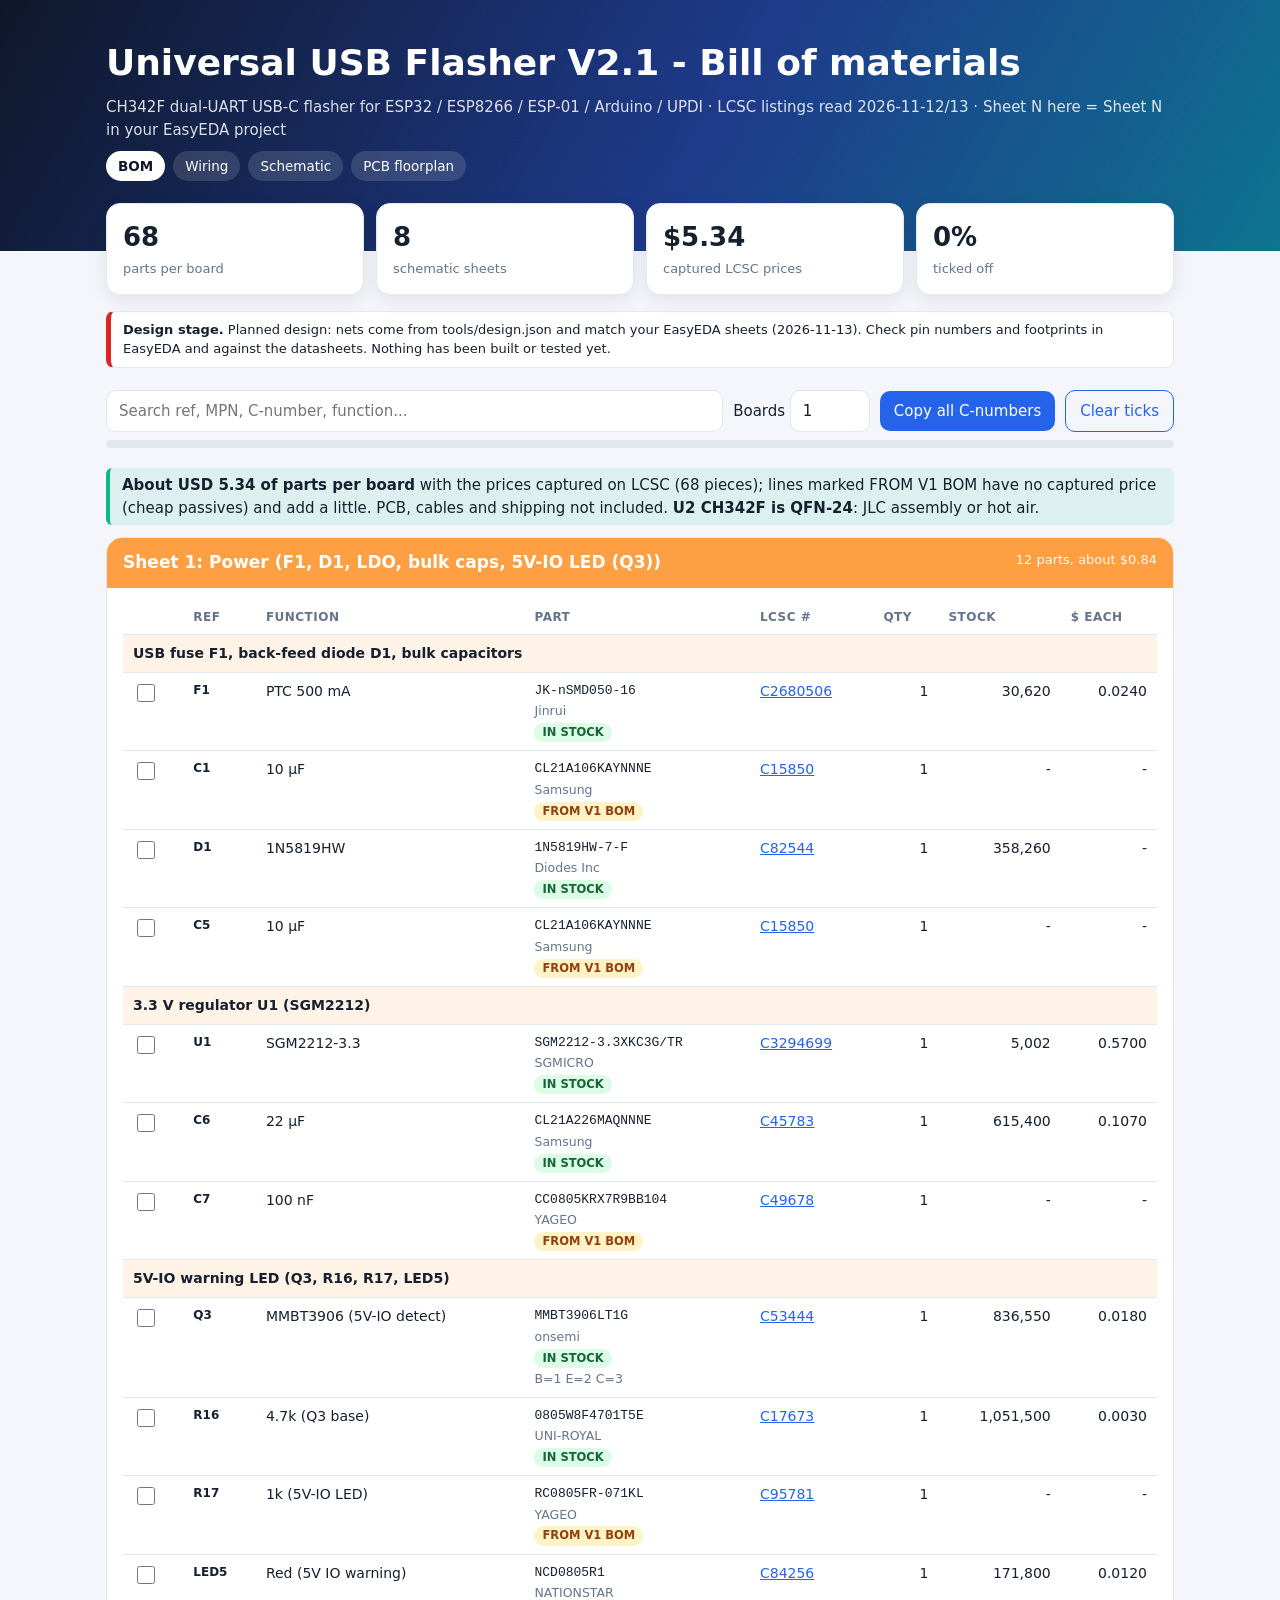
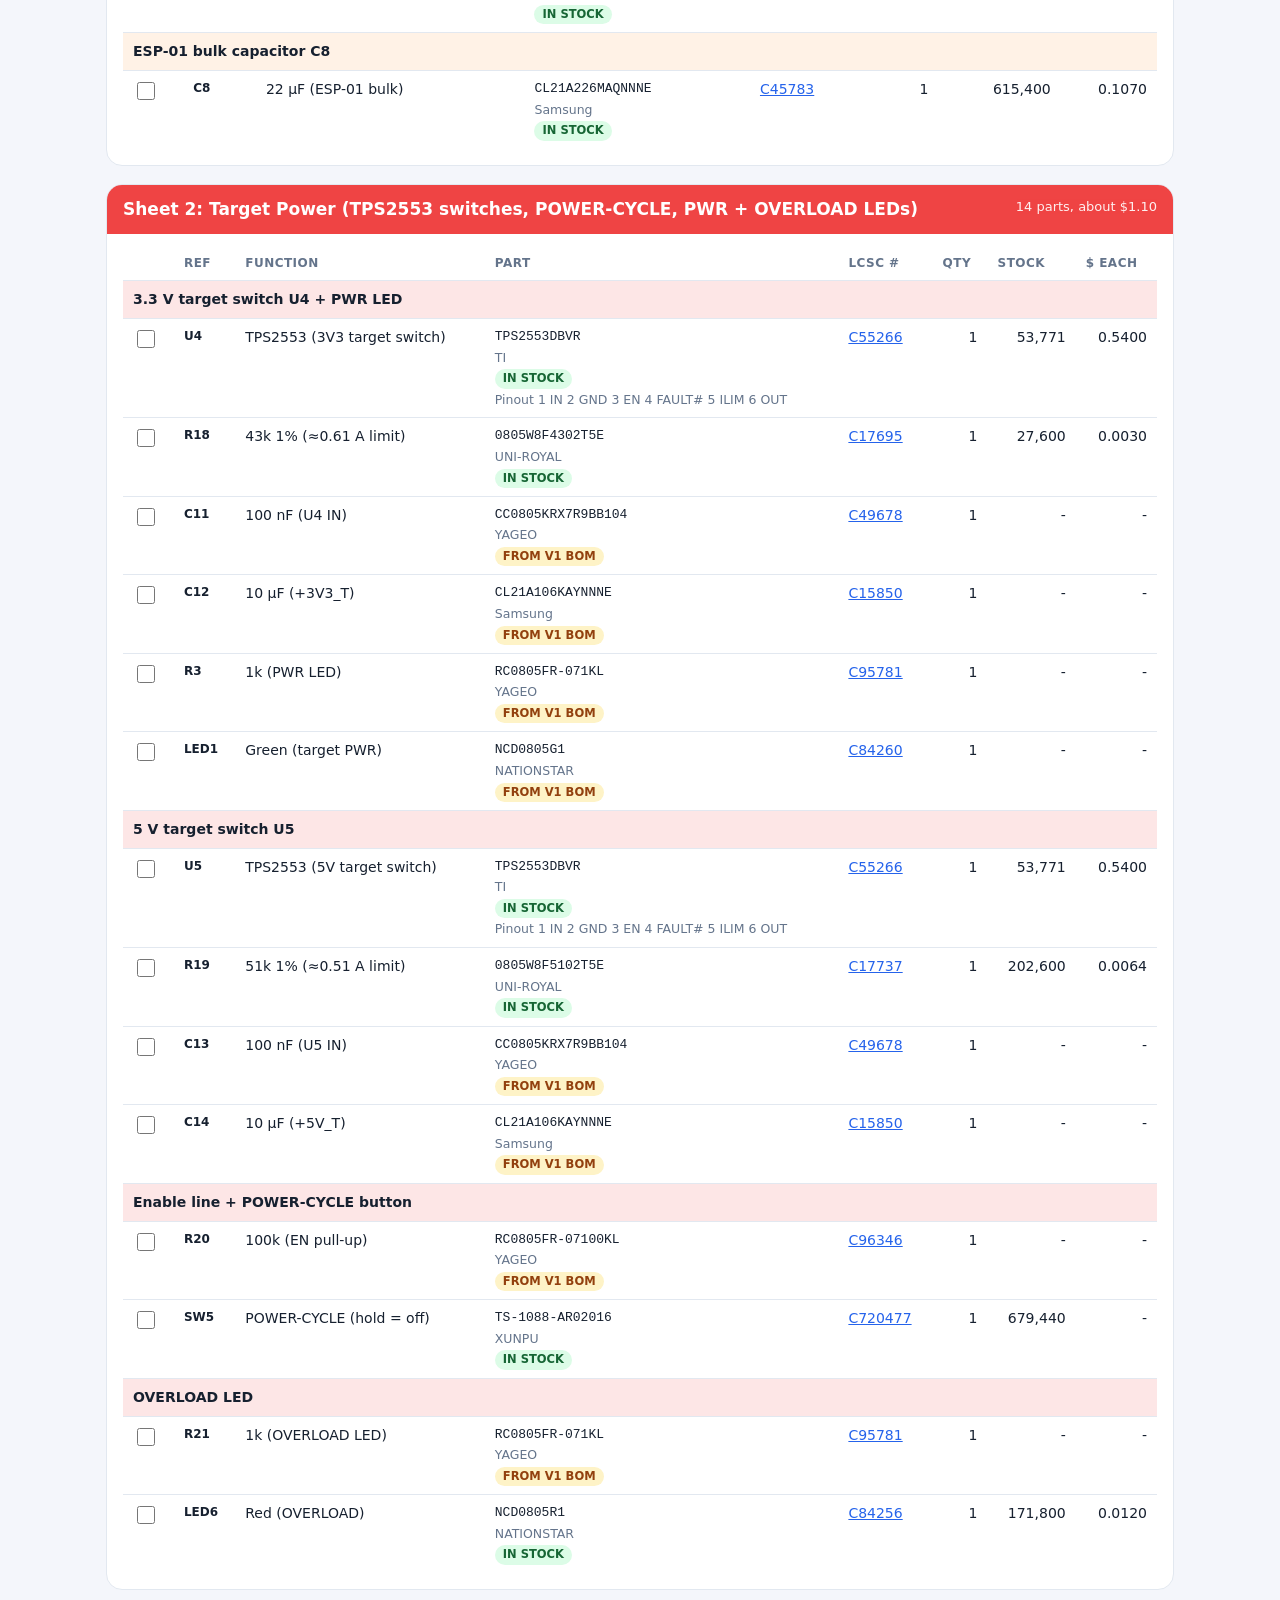
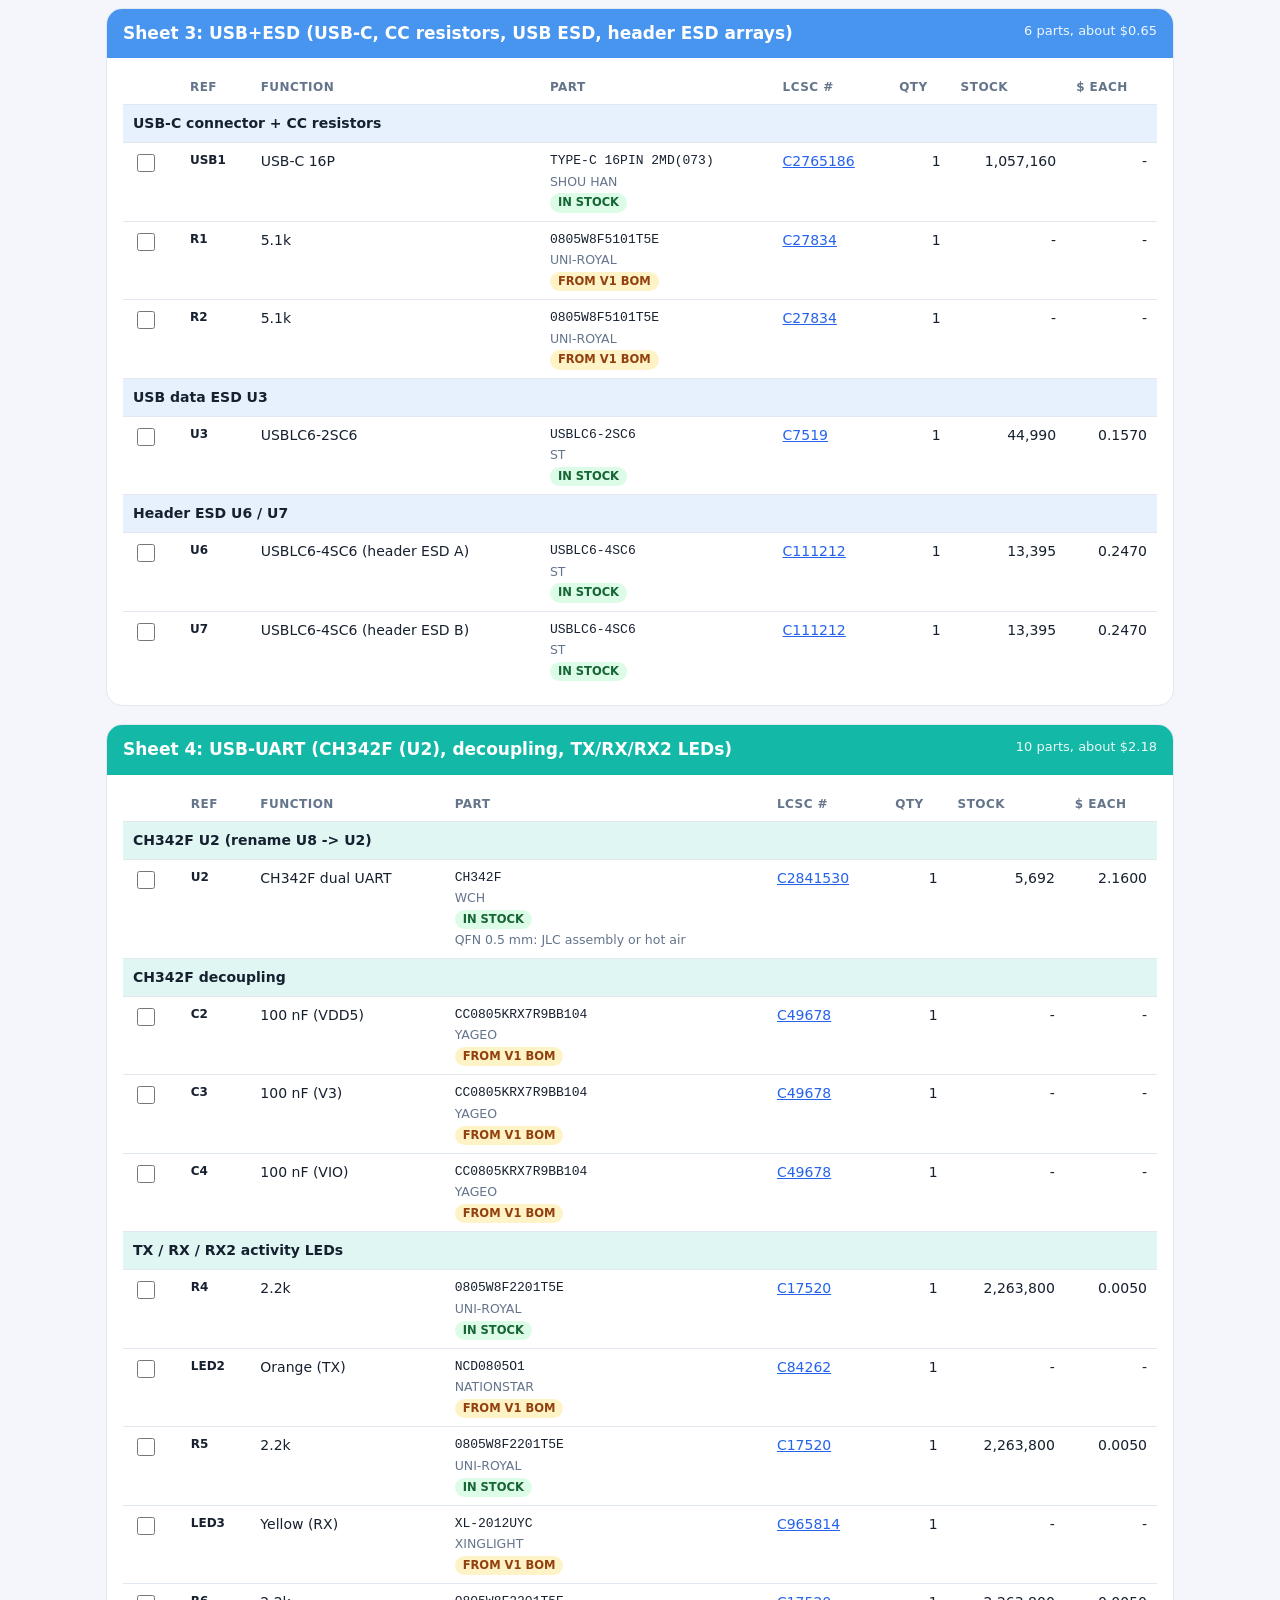
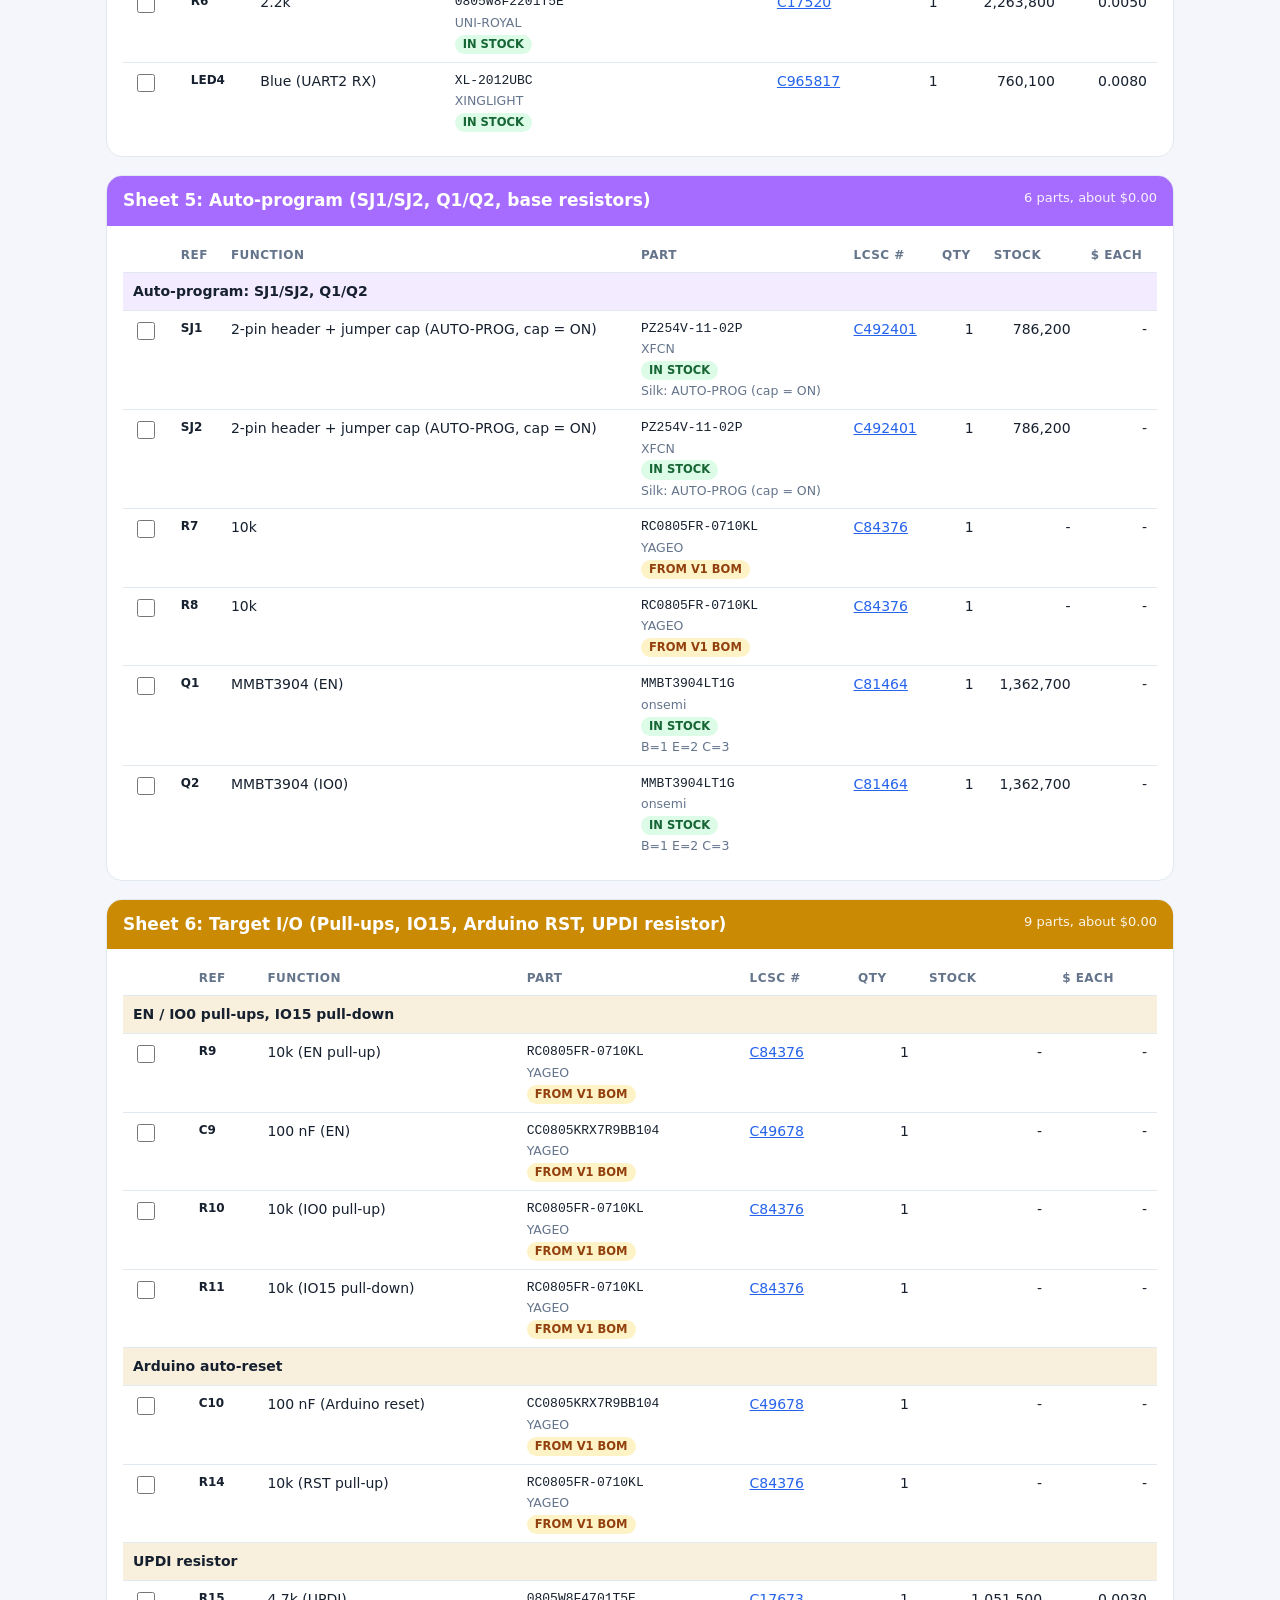
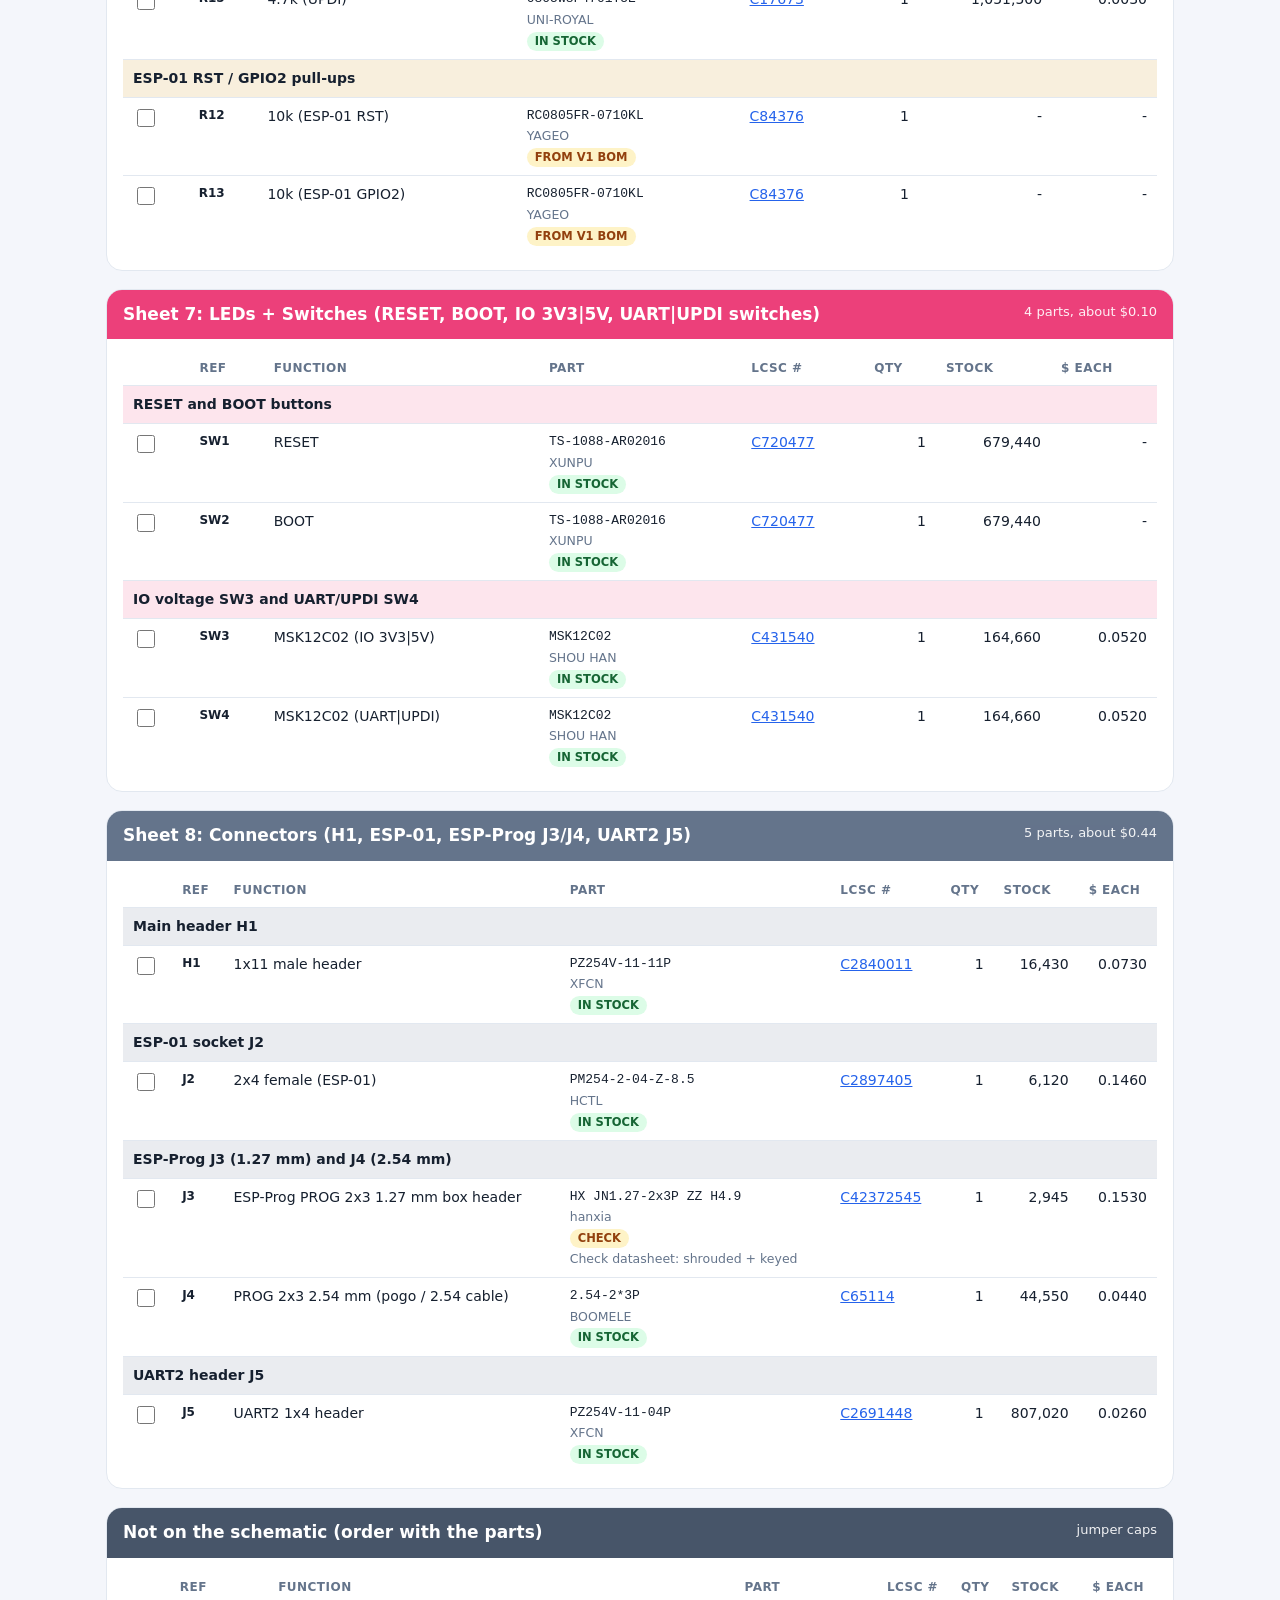
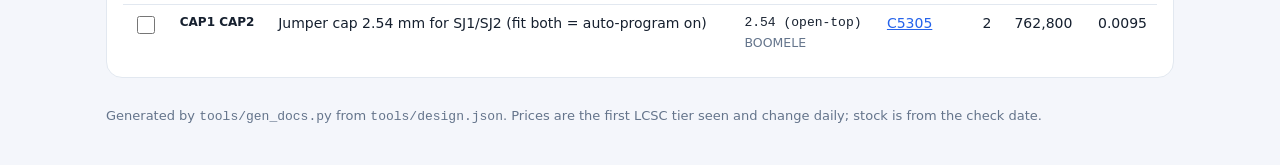
<file: docs/bom.html>
<!doctype html><html lang="en"><head><meta charset="utf-8"><meta name="viewport" content="width=device-width,initial-scale=1"><title>Universal USB Flasher V2.1 - Bill of materials</title><style>:root{--bg:#f4f6fb;--card:#fff;--ink:#16202f;--fg:#16202f;--mut:#64748b;--mute:#64748b;--line:#e2e8f0;--acc:#2563eb;--board:#e8efe4}
@media (prefers-color-scheme:dark){:root{--bg:#0b1220;--card:#131c2e;--ink:#e6edf7;--fg:#e6edf7;--mut:#93a3b8;--mute:#93a3b8;--line:#243049;--acc:#60a5fa;--board:#16251d}}
*{box-sizing:border-box}
body{margin:0;background:var(--bg);color:var(--ink);font:15px/1.5 system-ui,Segoe UI,Roboto,sans-serif}
header{padding:36px 16px 70px;background:linear-gradient(120deg,#0f172a,#1e3a8a 55%,#0e7490);color:#fff}
.wrap{max-width:1100px;margin:0 auto;padding:0 16px}
header h1{margin:0 0 6px;font-size:clamp(24px,4vw,36px)}
header p{margin:0;opacity:.85}
header nav a{color:#fff;background:#ffffff22;padding:5px 12px;border-radius:99px;margin:10px 8px 0 0;text-decoration:none;font-size:13.5px;display:inline-block}
header nav a.on{background:#fff;color:#0f172a;font-weight:700}
.stats{display:grid;grid-template-columns:repeat(auto-fit,minmax(150px,1fr));gap:12px;margin-top:-48px}
.stat{background:var(--card);border:1px solid var(--line);border-radius:14px;padding:14px 16px;box-shadow:0 6px 20px rgba(0,0,0,.08)}
.stat b{display:block;font-size:26px}.stat span{color:var(--mut);font-size:13px}
.top{margin-top:-48px}
.bar{display:flex;flex-wrap:wrap;gap:10px;align-items:center;margin:22px 0 8px}
.bar input[type=search],.bar input[type=number]{padding:9px 12px;border:1px solid var(--line);border-radius:10px;background:var(--card);color:var(--ink);font:inherit}
.bar input[type=search]{flex:1;min-width:200px}.bar input[type=number]{width:80px}
button{padding:9px 14px;border:0;border-radius:10px;background:var(--acc);color:#fff;font:inherit;cursor:pointer}
button.ghost{background:transparent;color:var(--acc);border:1px solid var(--acc)}
.prog{height:8px;border-radius:99px;background:var(--line);overflow:hidden;margin:6px 0 20px}
.prog i{display:block;height:100%;width:0;background:linear-gradient(90deg,#10b981,#22d3ee);transition:width .3s}
.card{background:var(--card);border:1px solid var(--line);border-radius:16px;margin:0 0 18px;overflow:hidden}
.card>h2{margin:0;padding:12px 16px;font-size:17px;color:#fff;background:var(--c,#475569);display:flex;justify-content:space-between;gap:10px;flex-wrap:wrap}
.card>*:not(h2){margin-left:16px;margin-right:16px}.card>h2+*{margin-top:12px}.card>*:last-child{margin-bottom:16px}
.card>h2 .cnt,.card>h2 label{color:#fff}.cnt{font-weight:400;font-size:13px;opacity:.92}
h3{font-size:1rem;margin:16px 0 6px}
.scroll{overflow-x:auto}
table{width:100%;border-collapse:collapse;min-width:640px;font-size:14px}
th,td{padding:8px 10px;text-align:left;border-top:1px solid var(--line);vertical-align:top}
th{font-size:12px;text-transform:uppercase;letter-spacing:.04em;color:var(--mut);border-top:0;white-space:nowrap}
td.num,td.n{text-align:right;white-space:nowrap}
tr.ok,tr.done{opacity:.5}tr.ok td,.step.ok span{text-decoration:line-through}
input.ck{width:18px;height:18px}
.mpn{display:block;font-family:ui-monospace,Consolas,monospace;font-size:13px}
.note{display:block;color:var(--mut);font-size:12.5px;margin-top:2px}.mut{color:var(--mut);font-size:13px}
a{color:var(--acc)}
.tag{display:inline-block;padding:1px 8px;border-radius:99px;font-size:11.5px;font-weight:600;background:#dcfce7;color:#166534}
.tag.LISTING{background:#fef3c7;color:#92400e}.tag.opt{background:#e2e8f0;color:#334155}.tag.VERIFIED{background:#dcfce7;color:#166534}
@media (prefers-color-scheme:dark){.tag{background:#14532d;color:#bbf7d0}.tag.LISTING{background:#78350f;color:#fde68a}.tag.opt{background:#334155;color:#e2e8f0}}
.warn{background:var(--card);border-left:5px solid #dc2626;border-radius:8px;padding:8px 12px;margin:16px 0;font-size:13px;border-top:1px solid var(--line);border-right:1px solid var(--line);border-bottom:1px solid var(--line)}
.rec{border-left:4px solid #10b981;padding:6px 12px;background:rgba(16,185,129,.1);border-radius:6px;margin:12px 0}
.chips{position:sticky;top:0;background:var(--bg);padding:8px 0;z-index:5;display:flex;flex-wrap:wrap;gap:6px;align-items:center;margin-top:14px}
.chips a,.chip{padding:4px 10px;border-radius:14px;color:#fff;text-decoration:none;font-size:12px;font-weight:700}
.pbar{height:8px;background:var(--line);border-radius:5px;overflow:hidden;min-width:140px}.pbar div{height:100%;background:#10b981;width:0}
ul.rules li,ol.steps li{margin:5px 0}.step{display:flex;gap:10px;padding:6px 0;border-bottom:1px dashed var(--line)}
svg.plan,svg.dia{max-width:100%;height:auto}svg.dia text{fill:var(--ink);font-family:system-ui,Segoe UI,sans-serif}.ref{font-size:12px;font-weight:700}.role{font-size:10.5px;fill:var(--mut)!important}.lab{font-size:9.5px;fill:var(--mut)!important}
.pin{font-size:11px}.net{font-size:11px;font-weight:700}.flag{font-size:10px;font-weight:700;fill:#10151c!important}.pill{font-size:11px;font-weight:700;fill:#fff!important}
.bx{cursor:pointer}.bx.ok{opacity:.35}
.w{cursor:pointer;transition:opacity .15s}svg.hl .w{opacity:.15}svg.hl .w.on{opacity:1}.w.done line{stroke-dasharray:4 4}.pt{cursor:pointer}.pt.ok rect{fill-opacity:.1;stroke-dasharray:.6 .6}.pt.ok text{opacity:.4}
.legend{margin:12px 0}.legend span{display:inline-block;margin-right:12px;font-size:12px;color:var(--mut)}.legend i{display:inline-block;width:12px;height:12px;border-radius:3px;margin-right:5px;vertical-align:middle}
footer{color:var(--mut);font-size:13px;padding:10px 0 40px}
@media print{header{background:#fff;color:#000}.bar,button,.chips{display:none}}</style></head><body><header><div class="wrap"><h1>Universal USB Flasher V2.1 - Bill of materials</h1><p>CH342F dual-UART USB-C flasher for ESP32 / ESP8266 / ESP-01 / Arduino / UPDI &middot; LCSC listings read 2026-11-12/13 &middot; Sheet N here = Sheet N in your EasyEDA project</p><nav><a class="on" href="bom.html">BOM</a><a class="" href="wiring-by-section.html">Wiring</a><a class="" href="schematic-sections.html">Schematic</a><a class="" href="pcb-floorplan.html">PCB floorplan</a></nav></div></header><div class="wrap"><div class="stats top"><div class="stat"><b>68</b><span>parts per board</span></div><div class="stat"><b>8</b><span>schematic sheets</span></div><div class="stat"><b id="cost">$5.34</b><span>captured LCSC prices</span></div><div class="stat"><b id="ticked">0%</b><span>ticked off</span></div></div><div class="warn"><b>Design stage.</b> Planned design: nets come from tools/design.json and match your EasyEDA sheets (2026-11-13). Check pin numbers and footprints in EasyEDA and against the datasheets. Nothing has been built or tested yet.</div><div class="bar"><input type="search" id="q" placeholder="Search ref, MPN, C-number, function..."><label>Boards <input type="number" id="boards" min="1" value="1"></label><button id="copy">Copy all C-numbers</button><button class="ghost" id="reset">Clear ticks</button></div><div class="prog"><i id="pbar"></i></div><div class="rec"><b>About USD 5.34 of parts per board</b> with the prices captured on LCSC (68 pieces); lines marked FROM V1 BOM have no captured price (cheap passives) and add a little. PCB, cables and shipping not included. <b>U2 CH342F is QFN-24</b>: JLC assembly or hot air.</div><section class="card" id="P1" style="--c:#ff9f43"><h2>Sheet 1: Power (F1, D1, LDO, bulk caps, 5V-IO LED (Q3))<span class="cnt">12 parts, about $0.84</span></h2><div class="scroll"><table><thead><tr><th></th><th>Ref</th><th>Function</th><th>Part</th><th>LCSC #</th><th>Qty</th><th>Stock</th><th>$ each</th></tr></thead><tbody><tr><td colspan="8" style="background:#ff9f4322"><b>USB fuse F1, back-feed diode D1, bulk capacitors</b></td></tr><tr data-ref="F1" data-sub="0.0240" data-c="C2680506" data-q="1"><td><input type="checkbox" class="ck" data-k="F1"></td><td class="ref"><b>F1</b></td><td class="f">PTC 500 mA</td><td><span class="mpn">JK-nSMD050-16</span><span class="note">Jinrui</span><span class="tag VERIFIED">IN STOCK</span></td><td><a href="https://www.lcsc.com/product-detail/C2680506.html" target="_blank" rel="noopener">C2680506</a></td><td class="n">1</td><td class="n">30,620</td><td class="n">0.0240</td></tr><tr data-ref="C1" data-sub="0.0000" data-c="C15850" data-q="1"><td><input type="checkbox" class="ck" data-k="C1"></td><td class="ref"><b>C1</b></td><td class="f">10 µF</td><td><span class="mpn">CL21A106KAYNNNE</span><span class="note">Samsung</span><span class="tag LISTING">FROM V1 BOM</span></td><td><a href="https://www.lcsc.com/product-detail/C15850.html" target="_blank" rel="noopener">C15850</a></td><td class="n">1</td><td class="n">-</td><td class="n">-</td></tr><tr data-ref="D1" data-sub="0.0000" data-c="C82544" data-q="1"><td><input type="checkbox" class="ck" data-k="D1"></td><td class="ref"><b>D1</b></td><td class="f">1N5819HW</td><td><span class="mpn">1N5819HW-7-F</span><span class="note">Diodes Inc</span><span class="tag VERIFIED">IN STOCK</span></td><td><a href="https://www.lcsc.com/product-detail/C82544.html" target="_blank" rel="noopener">C82544</a></td><td class="n">1</td><td class="n">358,260</td><td class="n">-</td></tr><tr data-ref="C5" data-sub="0.0000" data-c="C15850" data-q="1"><td><input type="checkbox" class="ck" data-k="C5"></td><td class="ref"><b>C5</b></td><td class="f">10 µF</td><td><span class="mpn">CL21A106KAYNNNE</span><span class="note">Samsung</span><span class="tag LISTING">FROM V1 BOM</span></td><td><a href="https://www.lcsc.com/product-detail/C15850.html" target="_blank" rel="noopener">C15850</a></td><td class="n">1</td><td class="n">-</td><td class="n">-</td></tr><tr><td colspan="8" style="background:#ff9f4322"><b>3.3 V regulator U1 (SGM2212)</b></td></tr><tr data-ref="U1" data-sub="0.5700" data-c="C3294699" data-q="1"><td><input type="checkbox" class="ck" data-k="U1"></td><td class="ref"><b>U1</b></td><td class="f">SGM2212-3.3</td><td><span class="mpn">SGM2212-3.3XKC3G/TR</span><span class="note">SGMICRO</span><span class="tag VERIFIED">IN STOCK</span></td><td><a href="https://www.lcsc.com/product-detail/C3294699.html" target="_blank" rel="noopener">C3294699</a></td><td class="n">1</td><td class="n">5,002</td><td class="n">0.5700</td></tr><tr data-ref="C6" data-sub="0.1070" data-c="C45783" data-q="1"><td><input type="checkbox" class="ck" data-k="C6"></td><td class="ref"><b>C6</b></td><td class="f">22 µF</td><td><span class="mpn">CL21A226MAQNNNE</span><span class="note">Samsung</span><span class="tag VERIFIED">IN STOCK</span></td><td><a href="https://www.lcsc.com/product-detail/C45783.html" target="_blank" rel="noopener">C45783</a></td><td class="n">1</td><td class="n">615,400</td><td class="n">0.1070</td></tr><tr data-ref="C7" data-sub="0.0000" data-c="C49678" data-q="1"><td><input type="checkbox" class="ck" data-k="C7"></td><td class="ref"><b>C7</b></td><td class="f">100 nF</td><td><span class="mpn">CC0805KRX7R9BB104</span><span class="note">YAGEO</span><span class="tag LISTING">FROM V1 BOM</span></td><td><a href="https://www.lcsc.com/product-detail/C49678.html" target="_blank" rel="noopener">C49678</a></td><td class="n">1</td><td class="n">-</td><td class="n">-</td></tr><tr><td colspan="8" style="background:#ff9f4322"><b>5V-IO warning LED (Q3, R16, R17, LED5)</b></td></tr><tr data-ref="Q3" data-sub="0.0180" data-c="C53444" data-q="1"><td><input type="checkbox" class="ck" data-k="Q3"></td><td class="ref"><b>Q3</b></td><td class="f">MMBT3906 (5V-IO detect)</td><td><span class="mpn">MMBT3906LT1G</span><span class="note">onsemi</span><span class="tag VERIFIED">IN STOCK</span><span class=note>B=1 E=2 C=3</span></td><td><a href="https://www.lcsc.com/product-detail/C53444.html" target="_blank" rel="noopener">C53444</a></td><td class="n">1</td><td class="n">836,550</td><td class="n">0.0180</td></tr><tr data-ref="R16" data-sub="0.0030" data-c="C17673" data-q="1"><td><input type="checkbox" class="ck" data-k="R16"></td><td class="ref"><b>R16</b></td><td class="f">4.7k (Q3 base)</td><td><span class="mpn">0805W8F4701T5E</span><span class="note">UNI-ROYAL</span><span class="tag VERIFIED">IN STOCK</span></td><td><a href="https://www.lcsc.com/product-detail/C17673.html" target="_blank" rel="noopener">C17673</a></td><td class="n">1</td><td class="n">1,051,500</td><td class="n">0.0030</td></tr><tr data-ref="R17" data-sub="0.0000" data-c="C95781" data-q="1"><td><input type="checkbox" class="ck" data-k="R17"></td><td class="ref"><b>R17</b></td><td class="f">1k (5V-IO LED)</td><td><span class="mpn">RC0805FR-071KL</span><span class="note">YAGEO</span><span class="tag LISTING">FROM V1 BOM</span></td><td><a href="https://www.lcsc.com/product-detail/C95781.html" target="_blank" rel="noopener">C95781</a></td><td class="n">1</td><td class="n">-</td><td class="n">-</td></tr><tr data-ref="LED5" data-sub="0.0120" data-c="C84256" data-q="1"><td><input type="checkbox" class="ck" data-k="LED5"></td><td class="ref"><b>LED5</b></td><td class="f">Red (5V IO warning)</td><td><span class="mpn">NCD0805R1</span><span class="note">NATIONSTAR</span><span class="tag VERIFIED">IN STOCK</span></td><td><a href="https://www.lcsc.com/product-detail/C84256.html" target="_blank" rel="noopener">C84256</a></td><td class="n">1</td><td class="n">171,800</td><td class="n">0.0120</td></tr><tr><td colspan="8" style="background:#ff9f4322"><b>ESP-01 bulk capacitor C8</b></td></tr><tr data-ref="C8" data-sub="0.1070" data-c="C45783" data-q="1"><td><input type="checkbox" class="ck" data-k="C8"></td><td class="ref"><b>C8</b></td><td class="f">22 µF (ESP-01 bulk)</td><td><span class="mpn">CL21A226MAQNNNE</span><span class="note">Samsung</span><span class="tag VERIFIED">IN STOCK</span></td><td><a href="https://www.lcsc.com/product-detail/C45783.html" target="_blank" rel="noopener">C45783</a></td><td class="n">1</td><td class="n">615,400</td><td class="n">0.1070</td></tr></tbody></table></div></section><section class="card" id="P2" style="--c:#ef4444"><h2>Sheet 2: Target Power (TPS2553 switches, POWER-CYCLE, PWR + OVERLOAD LEDs)<span class="cnt">14 parts, about $1.10</span></h2><div class="scroll"><table><thead><tr><th></th><th>Ref</th><th>Function</th><th>Part</th><th>LCSC #</th><th>Qty</th><th>Stock</th><th>$ each</th></tr></thead><tbody><tr><td colspan="8" style="background:#ef444422"><b>3.3 V target switch U4 + PWR LED</b></td></tr><tr data-ref="U4" data-sub="0.5400" data-c="C55266" data-q="1"><td><input type="checkbox" class="ck" data-k="U4"></td><td class="ref"><b>U4</b></td><td class="f">TPS2553 (3V3 target switch)</td><td><span class="mpn">TPS2553DBVR</span><span class="note">TI</span><span class="tag VERIFIED">IN STOCK</span><span class=note>Pinout 1 IN 2 GND 3 EN 4 FAULT# 5 ILIM 6 OUT</span></td><td><a href="https://www.lcsc.com/product-detail/C55266.html" target="_blank" rel="noopener">C55266</a></td><td class="n">1</td><td class="n">53,771</td><td class="n">0.5400</td></tr><tr data-ref="R18" data-sub="0.0030" data-c="C17695" data-q="1"><td><input type="checkbox" class="ck" data-k="R18"></td><td class="ref"><b>R18</b></td><td class="f">43k 1% (≈0.61 A limit)</td><td><span class="mpn">0805W8F4302T5E</span><span class="note">UNI-ROYAL</span><span class="tag VERIFIED">IN STOCK</span></td><td><a href="https://www.lcsc.com/product-detail/C17695.html" target="_blank" rel="noopener">C17695</a></td><td class="n">1</td><td class="n">27,600</td><td class="n">0.0030</td></tr><tr data-ref="C11" data-sub="0.0000" data-c="C49678" data-q="1"><td><input type="checkbox" class="ck" data-k="C11"></td><td class="ref"><b>C11</b></td><td class="f">100 nF (U4 IN)</td><td><span class="mpn">CC0805KRX7R9BB104</span><span class="note">YAGEO</span><span class="tag LISTING">FROM V1 BOM</span></td><td><a href="https://www.lcsc.com/product-detail/C49678.html" target="_blank" rel="noopener">C49678</a></td><td class="n">1</td><td class="n">-</td><td class="n">-</td></tr><tr data-ref="C12" data-sub="0.0000" data-c="C15850" data-q="1"><td><input type="checkbox" class="ck" data-k="C12"></td><td class="ref"><b>C12</b></td><td class="f">10 µF (+3V3_T)</td><td><span class="mpn">CL21A106KAYNNNE</span><span class="note">Samsung</span><span class="tag LISTING">FROM V1 BOM</span></td><td><a href="https://www.lcsc.com/product-detail/C15850.html" target="_blank" rel="noopener">C15850</a></td><td class="n">1</td><td class="n">-</td><td class="n">-</td></tr><tr data-ref="R3" data-sub="0.0000" data-c="C95781" data-q="1"><td><input type="checkbox" class="ck" data-k="R3"></td><td class="ref"><b>R3</b></td><td class="f">1k (PWR LED)</td><td><span class="mpn">RC0805FR-071KL</span><span class="note">YAGEO</span><span class="tag LISTING">FROM V1 BOM</span></td><td><a href="https://www.lcsc.com/product-detail/C95781.html" target="_blank" rel="noopener">C95781</a></td><td class="n">1</td><td class="n">-</td><td class="n">-</td></tr><tr data-ref="LED1" data-sub="0.0000" data-c="C84260" data-q="1"><td><input type="checkbox" class="ck" data-k="LED1"></td><td class="ref"><b>LED1</b></td><td class="f">Green (target PWR)</td><td><span class="mpn">NCD0805G1</span><span class="note">NATIONSTAR</span><span class="tag LISTING">FROM V1 BOM</span></td><td><a href="https://www.lcsc.com/product-detail/C84260.html" target="_blank" rel="noopener">C84260</a></td><td class="n">1</td><td class="n">-</td><td class="n">-</td></tr><tr><td colspan="8" style="background:#ef444422"><b>5 V target switch U5</b></td></tr><tr data-ref="U5" data-sub="0.5400" data-c="C55266" data-q="1"><td><input type="checkbox" class="ck" data-k="U5"></td><td class="ref"><b>U5</b></td><td class="f">TPS2553 (5V target switch)</td><td><span class="mpn">TPS2553DBVR</span><span class="note">TI</span><span class="tag VERIFIED">IN STOCK</span><span class=note>Pinout 1 IN 2 GND 3 EN 4 FAULT# 5 ILIM 6 OUT</span></td><td><a href="https://www.lcsc.com/product-detail/C55266.html" target="_blank" rel="noopener">C55266</a></td><td class="n">1</td><td class="n">53,771</td><td class="n">0.5400</td></tr><tr data-ref="R19" data-sub="0.0064" data-c="C17737" data-q="1"><td><input type="checkbox" class="ck" data-k="R19"></td><td class="ref"><b>R19</b></td><td class="f">51k 1% (≈0.51 A limit)</td><td><span class="mpn">0805W8F5102T5E</span><span class="note">UNI-ROYAL</span><span class="tag VERIFIED">IN STOCK</span></td><td><a href="https://www.lcsc.com/product-detail/C17737.html" target="_blank" rel="noopener">C17737</a></td><td class="n">1</td><td class="n">202,600</td><td class="n">0.0064</td></tr><tr data-ref="C13" data-sub="0.0000" data-c="C49678" data-q="1"><td><input type="checkbox" class="ck" data-k="C13"></td><td class="ref"><b>C13</b></td><td class="f">100 nF (U5 IN)</td><td><span class="mpn">CC0805KRX7R9BB104</span><span class="note">YAGEO</span><span class="tag LISTING">FROM V1 BOM</span></td><td><a href="https://www.lcsc.com/product-detail/C49678.html" target="_blank" rel="noopener">C49678</a></td><td class="n">1</td><td class="n">-</td><td class="n">-</td></tr><tr data-ref="C14" data-sub="0.0000" data-c="C15850" data-q="1"><td><input type="checkbox" class="ck" data-k="C14"></td><td class="ref"><b>C14</b></td><td class="f">10 µF (+5V_T)</td><td><span class="mpn">CL21A106KAYNNNE</span><span class="note">Samsung</span><span class="tag LISTING">FROM V1 BOM</span></td><td><a href="https://www.lcsc.com/product-detail/C15850.html" target="_blank" rel="noopener">C15850</a></td><td class="n">1</td><td class="n">-</td><td class="n">-</td></tr><tr><td colspan="8" style="background:#ef444422"><b>Enable line + POWER-CYCLE button</b></td></tr><tr data-ref="R20" data-sub="0.0000" data-c="C96346" data-q="1"><td><input type="checkbox" class="ck" data-k="R20"></td><td class="ref"><b>R20</b></td><td class="f">100k (EN pull-up)</td><td><span class="mpn">RC0805FR-07100KL</span><span class="note">YAGEO</span><span class="tag LISTING">FROM V1 BOM</span></td><td><a href="https://www.lcsc.com/product-detail/C96346.html" target="_blank" rel="noopener">C96346</a></td><td class="n">1</td><td class="n">-</td><td class="n">-</td></tr><tr data-ref="SW5" data-sub="0.0000" data-c="C720477" data-q="1"><td><input type="checkbox" class="ck" data-k="SW5"></td><td class="ref"><b>SW5</b></td><td class="f">POWER-CYCLE (hold = off)</td><td><span class="mpn">TS-1088-AR02016</span><span class="note">XUNPU</span><span class="tag VERIFIED">IN STOCK</span></td><td><a href="https://www.lcsc.com/product-detail/C720477.html" target="_blank" rel="noopener">C720477</a></td><td class="n">1</td><td class="n">679,440</td><td class="n">-</td></tr><tr><td colspan="8" style="background:#ef444422"><b>OVERLOAD LED</b></td></tr><tr data-ref="R21" data-sub="0.0000" data-c="C95781" data-q="1"><td><input type="checkbox" class="ck" data-k="R21"></td><td class="ref"><b>R21</b></td><td class="f">1k (OVERLOAD LED)</td><td><span class="mpn">RC0805FR-071KL</span><span class="note">YAGEO</span><span class="tag LISTING">FROM V1 BOM</span></td><td><a href="https://www.lcsc.com/product-detail/C95781.html" target="_blank" rel="noopener">C95781</a></td><td class="n">1</td><td class="n">-</td><td class="n">-</td></tr><tr data-ref="LED6" data-sub="0.0120" data-c="C84256" data-q="1"><td><input type="checkbox" class="ck" data-k="LED6"></td><td class="ref"><b>LED6</b></td><td class="f">Red (OVERLOAD)</td><td><span class="mpn">NCD0805R1</span><span class="note">NATIONSTAR</span><span class="tag VERIFIED">IN STOCK</span></td><td><a href="https://www.lcsc.com/product-detail/C84256.html" target="_blank" rel="noopener">C84256</a></td><td class="n">1</td><td class="n">171,800</td><td class="n">0.0120</td></tr></tbody></table></div></section><section class="card" id="P3" style="--c:#4895ef"><h2>Sheet 3: USB+ESD (USB-C, CC resistors, USB ESD, header ESD arrays)<span class="cnt">6 parts, about $0.65</span></h2><div class="scroll"><table><thead><tr><th></th><th>Ref</th><th>Function</th><th>Part</th><th>LCSC #</th><th>Qty</th><th>Stock</th><th>$ each</th></tr></thead><tbody><tr><td colspan="8" style="background:#4895ef22"><b>USB-C connector + CC resistors</b></td></tr><tr data-ref="USB1" data-sub="0.0000" data-c="C2765186" data-q="1"><td><input type="checkbox" class="ck" data-k="USB1"></td><td class="ref"><b>USB1</b></td><td class="f">USB-C 16P</td><td><span class="mpn">TYPE-C 16PIN 2MD(073)</span><span class="note">SHOU HAN</span><span class="tag VERIFIED">IN STOCK</span></td><td><a href="https://www.lcsc.com/product-detail/C2765186.html" target="_blank" rel="noopener">C2765186</a></td><td class="n">1</td><td class="n">1,057,160</td><td class="n">-</td></tr><tr data-ref="R1" data-sub="0.0000" data-c="C27834" data-q="1"><td><input type="checkbox" class="ck" data-k="R1"></td><td class="ref"><b>R1</b></td><td class="f">5.1k</td><td><span class="mpn">0805W8F5101T5E</span><span class="note">UNI-ROYAL</span><span class="tag LISTING">FROM V1 BOM</span></td><td><a href="https://www.lcsc.com/product-detail/C27834.html" target="_blank" rel="noopener">C27834</a></td><td class="n">1</td><td class="n">-</td><td class="n">-</td></tr><tr data-ref="R2" data-sub="0.0000" data-c="C27834" data-q="1"><td><input type="checkbox" class="ck" data-k="R2"></td><td class="ref"><b>R2</b></td><td class="f">5.1k</td><td><span class="mpn">0805W8F5101T5E</span><span class="note">UNI-ROYAL</span><span class="tag LISTING">FROM V1 BOM</span></td><td><a href="https://www.lcsc.com/product-detail/C27834.html" target="_blank" rel="noopener">C27834</a></td><td class="n">1</td><td class="n">-</td><td class="n">-</td></tr><tr><td colspan="8" style="background:#4895ef22"><b>USB data ESD U3</b></td></tr><tr data-ref="U3" data-sub="0.1570" data-c="C7519" data-q="1"><td><input type="checkbox" class="ck" data-k="U3"></td><td class="ref"><b>U3</b></td><td class="f">USBLC6-2SC6</td><td><span class="mpn">USBLC6-2SC6</span><span class="note">ST</span><span class="tag VERIFIED">IN STOCK</span></td><td><a href="https://www.lcsc.com/product-detail/C7519.html" target="_blank" rel="noopener">C7519</a></td><td class="n">1</td><td class="n">44,990</td><td class="n">0.1570</td></tr><tr><td colspan="8" style="background:#4895ef22"><b>Header ESD U6 / U7</b></td></tr><tr data-ref="U6" data-sub="0.2470" data-c="C111212" data-q="1"><td><input type="checkbox" class="ck" data-k="U6"></td><td class="ref"><b>U6</b></td><td class="f">USBLC6-4SC6 (header ESD A)</td><td><span class="mpn">USBLC6-4SC6</span><span class="note">ST</span><span class="tag VERIFIED">IN STOCK</span></td><td><a href="https://www.lcsc.com/product-detail/C111212.html" target="_blank" rel="noopener">C111212</a></td><td class="n">1</td><td class="n">13,395</td><td class="n">0.2470</td></tr><tr data-ref="U7" data-sub="0.2470" data-c="C111212" data-q="1"><td><input type="checkbox" class="ck" data-k="U7"></td><td class="ref"><b>U7</b></td><td class="f">USBLC6-4SC6 (header ESD B)</td><td><span class="mpn">USBLC6-4SC6</span><span class="note">ST</span><span class="tag VERIFIED">IN STOCK</span></td><td><a href="https://www.lcsc.com/product-detail/C111212.html" target="_blank" rel="noopener">C111212</a></td><td class="n">1</td><td class="n">13,395</td><td class="n">0.2470</td></tr></tbody></table></div></section><section class="card" id="P4" style="--c:#14b8a6"><h2>Sheet 4: USB-UART (CH342F (U2), decoupling, TX/RX/RX2 LEDs)<span class="cnt">10 parts, about $2.18</span></h2><div class="scroll"><table><thead><tr><th></th><th>Ref</th><th>Function</th><th>Part</th><th>LCSC #</th><th>Qty</th><th>Stock</th><th>$ each</th></tr></thead><tbody><tr><td colspan="8" style="background:#14b8a622"><b>CH342F U2 (rename U8 -&gt; U2)</b></td></tr><tr data-ref="U2" data-sub="2.1600" data-c="C2841530" data-q="1"><td><input type="checkbox" class="ck" data-k="U2"></td><td class="ref"><b>U2</b></td><td class="f">CH342F dual UART</td><td><span class="mpn">CH342F</span><span class="note">WCH</span><span class="tag VERIFIED">IN STOCK</span><span class=note>QFN 0.5 mm: JLC assembly or hot air</span></td><td><a href="https://www.lcsc.com/product-detail/C2841530.html" target="_blank" rel="noopener">C2841530</a></td><td class="n">1</td><td class="n">5,692</td><td class="n">2.1600</td></tr><tr><td colspan="8" style="background:#14b8a622"><b>CH342F decoupling</b></td></tr><tr data-ref="C2" data-sub="0.0000" data-c="C49678" data-q="1"><td><input type="checkbox" class="ck" data-k="C2"></td><td class="ref"><b>C2</b></td><td class="f">100 nF (VDD5)</td><td><span class="mpn">CC0805KRX7R9BB104</span><span class="note">YAGEO</span><span class="tag LISTING">FROM V1 BOM</span></td><td><a href="https://www.lcsc.com/product-detail/C49678.html" target="_blank" rel="noopener">C49678</a></td><td class="n">1</td><td class="n">-</td><td class="n">-</td></tr><tr data-ref="C3" data-sub="0.0000" data-c="C49678" data-q="1"><td><input type="checkbox" class="ck" data-k="C3"></td><td class="ref"><b>C3</b></td><td class="f">100 nF (V3)</td><td><span class="mpn">CC0805KRX7R9BB104</span><span class="note">YAGEO</span><span class="tag LISTING">FROM V1 BOM</span></td><td><a href="https://www.lcsc.com/product-detail/C49678.html" target="_blank" rel="noopener">C49678</a></td><td class="n">1</td><td class="n">-</td><td class="n">-</td></tr><tr data-ref="C4" data-sub="0.0000" data-c="C49678" data-q="1"><td><input type="checkbox" class="ck" data-k="C4"></td><td class="ref"><b>C4</b></td><td class="f">100 nF (VIO)</td><td><span class="mpn">CC0805KRX7R9BB104</span><span class="note">YAGEO</span><span class="tag LISTING">FROM V1 BOM</span></td><td><a href="https://www.lcsc.com/product-detail/C49678.html" target="_blank" rel="noopener">C49678</a></td><td class="n">1</td><td class="n">-</td><td class="n">-</td></tr><tr><td colspan="8" style="background:#14b8a622"><b>TX / RX / RX2 activity LEDs</b></td></tr><tr data-ref="R4" data-sub="0.0050" data-c="C17520" data-q="1"><td><input type="checkbox" class="ck" data-k="R4"></td><td class="ref"><b>R4</b></td><td class="f">2.2k</td><td><span class="mpn">0805W8F2201T5E</span><span class="note">UNI-ROYAL</span><span class="tag VERIFIED">IN STOCK</span></td><td><a href="https://www.lcsc.com/product-detail/C17520.html" target="_blank" rel="noopener">C17520</a></td><td class="n">1</td><td class="n">2,263,800</td><td class="n">0.0050</td></tr><tr data-ref="LED2" data-sub="0.0000" data-c="C84262" data-q="1"><td><input type="checkbox" class="ck" data-k="LED2"></td><td class="ref"><b>LED2</b></td><td class="f">Orange (TX)</td><td><span class="mpn">NCD0805O1</span><span class="note">NATIONSTAR</span><span class="tag LISTING">FROM V1 BOM</span></td><td><a href="https://www.lcsc.com/product-detail/C84262.html" target="_blank" rel="noopener">C84262</a></td><td class="n">1</td><td class="n">-</td><td class="n">-</td></tr><tr data-ref="R5" data-sub="0.0050" data-c="C17520" data-q="1"><td><input type="checkbox" class="ck" data-k="R5"></td><td class="ref"><b>R5</b></td><td class="f">2.2k</td><td><span class="mpn">0805W8F2201T5E</span><span class="note">UNI-ROYAL</span><span class="tag VERIFIED">IN STOCK</span></td><td><a href="https://www.lcsc.com/product-detail/C17520.html" target="_blank" rel="noopener">C17520</a></td><td class="n">1</td><td class="n">2,263,800</td><td class="n">0.0050</td></tr><tr data-ref="LED3" data-sub="0.0000" data-c="C965814" data-q="1"><td><input type="checkbox" class="ck" data-k="LED3"></td><td class="ref"><b>LED3</b></td><td class="f">Yellow (RX)</td><td><span class="mpn">XL-2012UYC</span><span class="note">XINGLIGHT</span><span class="tag LISTING">FROM V1 BOM</span></td><td><a href="https://www.lcsc.com/product-detail/C965814.html" target="_blank" rel="noopener">C965814</a></td><td class="n">1</td><td class="n">-</td><td class="n">-</td></tr><tr data-ref="R6" data-sub="0.0050" data-c="C17520" data-q="1"><td><input type="checkbox" class="ck" data-k="R6"></td><td class="ref"><b>R6</b></td><td class="f">2.2k</td><td><span class="mpn">0805W8F2201T5E</span><span class="note">UNI-ROYAL</span><span class="tag VERIFIED">IN STOCK</span></td><td><a href="https://www.lcsc.com/product-detail/C17520.html" target="_blank" rel="noopener">C17520</a></td><td class="n">1</td><td class="n">2,263,800</td><td class="n">0.0050</td></tr><tr data-ref="LED4" data-sub="0.0080" data-c="C965817" data-q="1"><td><input type="checkbox" class="ck" data-k="LED4"></td><td class="ref"><b>LED4</b></td><td class="f">Blue (UART2 RX)</td><td><span class="mpn">XL-2012UBC</span><span class="note">XINGLIGHT</span><span class="tag VERIFIED">IN STOCK</span></td><td><a href="https://www.lcsc.com/product-detail/C965817.html" target="_blank" rel="noopener">C965817</a></td><td class="n">1</td><td class="n">760,100</td><td class="n">0.0080</td></tr></tbody></table></div></section><section class="card" id="P5" style="--c:#a66cff"><h2>Sheet 5: Auto-program (SJ1/SJ2, Q1/Q2, base resistors)<span class="cnt">6 parts, about $0.00</span></h2><div class="scroll"><table><thead><tr><th></th><th>Ref</th><th>Function</th><th>Part</th><th>LCSC #</th><th>Qty</th><th>Stock</th><th>$ each</th></tr></thead><tbody><tr><td colspan="8" style="background:#a66cff22"><b>Auto-program: SJ1/SJ2, Q1/Q2</b></td></tr><tr data-ref="SJ1" data-sub="0.0000" data-c="C492401" data-q="1"><td><input type="checkbox" class="ck" data-k="SJ1"></td><td class="ref"><b>SJ1</b></td><td class="f">2-pin header + jumper cap (AUTO-PROG, cap = ON)</td><td><span class="mpn">PZ254V-11-02P</span><span class="note">XFCN</span><span class="tag VERIFIED">IN STOCK</span><span class=note>Silk: AUTO-PROG (cap = ON)</span></td><td><a href="https://www.lcsc.com/product-detail/C492401.html" target="_blank" rel="noopener">C492401</a></td><td class="n">1</td><td class="n">786,200</td><td class="n">-</td></tr><tr data-ref="SJ2" data-sub="0.0000" data-c="C492401" data-q="1"><td><input type="checkbox" class="ck" data-k="SJ2"></td><td class="ref"><b>SJ2</b></td><td class="f">2-pin header + jumper cap (AUTO-PROG, cap = ON)</td><td><span class="mpn">PZ254V-11-02P</span><span class="note">XFCN</span><span class="tag VERIFIED">IN STOCK</span><span class=note>Silk: AUTO-PROG (cap = ON)</span></td><td><a href="https://www.lcsc.com/product-detail/C492401.html" target="_blank" rel="noopener">C492401</a></td><td class="n">1</td><td class="n">786,200</td><td class="n">-</td></tr><tr data-ref="R7" data-sub="0.0000" data-c="C84376" data-q="1"><td><input type="checkbox" class="ck" data-k="R7"></td><td class="ref"><b>R7</b></td><td class="f">10k</td><td><span class="mpn">RC0805FR-0710KL</span><span class="note">YAGEO</span><span class="tag LISTING">FROM V1 BOM</span></td><td><a href="https://www.lcsc.com/product-detail/C84376.html" target="_blank" rel="noopener">C84376</a></td><td class="n">1</td><td class="n">-</td><td class="n">-</td></tr><tr data-ref="R8" data-sub="0.0000" data-c="C84376" data-q="1"><td><input type="checkbox" class="ck" data-k="R8"></td><td class="ref"><b>R8</b></td><td class="f">10k</td><td><span class="mpn">RC0805FR-0710KL</span><span class="note">YAGEO</span><span class="tag LISTING">FROM V1 BOM</span></td><td><a href="https://www.lcsc.com/product-detail/C84376.html" target="_blank" rel="noopener">C84376</a></td><td class="n">1</td><td class="n">-</td><td class="n">-</td></tr><tr data-ref="Q1" data-sub="0.0000" data-c="C81464" data-q="1"><td><input type="checkbox" class="ck" data-k="Q1"></td><td class="ref"><b>Q1</b></td><td class="f">MMBT3904 (EN)</td><td><span class="mpn">MMBT3904LT1G</span><span class="note">onsemi</span><span class="tag VERIFIED">IN STOCK</span><span class=note>B=1 E=2 C=3</span></td><td><a href="https://www.lcsc.com/product-detail/C81464.html" target="_blank" rel="noopener">C81464</a></td><td class="n">1</td><td class="n">1,362,700</td><td class="n">-</td></tr><tr data-ref="Q2" data-sub="0.0000" data-c="C81464" data-q="1"><td><input type="checkbox" class="ck" data-k="Q2"></td><td class="ref"><b>Q2</b></td><td class="f">MMBT3904 (IO0)</td><td><span class="mpn">MMBT3904LT1G</span><span class="note">onsemi</span><span class="tag VERIFIED">IN STOCK</span><span class=note>B=1 E=2 C=3</span></td><td><a href="https://www.lcsc.com/product-detail/C81464.html" target="_blank" rel="noopener">C81464</a></td><td class="n">1</td><td class="n">1,362,700</td><td class="n">-</td></tr></tbody></table></div></section><section class="card" id="P6" style="--c:#ca8a04"><h2>Sheet 6: Target I/O (Pull-ups, IO15, Arduino RST, UPDI resistor)<span class="cnt">9 parts, about $0.00</span></h2><div class="scroll"><table><thead><tr><th></th><th>Ref</th><th>Function</th><th>Part</th><th>LCSC #</th><th>Qty</th><th>Stock</th><th>$ each</th></tr></thead><tbody><tr><td colspan="8" style="background:#ca8a0422"><b>EN / IO0 pull-ups, IO15 pull-down</b></td></tr><tr data-ref="R9" data-sub="0.0000" data-c="C84376" data-q="1"><td><input type="checkbox" class="ck" data-k="R9"></td><td class="ref"><b>R9</b></td><td class="f">10k (EN pull-up)</td><td><span class="mpn">RC0805FR-0710KL</span><span class="note">YAGEO</span><span class="tag LISTING">FROM V1 BOM</span></td><td><a href="https://www.lcsc.com/product-detail/C84376.html" target="_blank" rel="noopener">C84376</a></td><td class="n">1</td><td class="n">-</td><td class="n">-</td></tr><tr data-ref="C9" data-sub="0.0000" data-c="C49678" data-q="1"><td><input type="checkbox" class="ck" data-k="C9"></td><td class="ref"><b>C9</b></td><td class="f">100 nF (EN)</td><td><span class="mpn">CC0805KRX7R9BB104</span><span class="note">YAGEO</span><span class="tag LISTING">FROM V1 BOM</span></td><td><a href="https://www.lcsc.com/product-detail/C49678.html" target="_blank" rel="noopener">C49678</a></td><td class="n">1</td><td class="n">-</td><td class="n">-</td></tr><tr data-ref="R10" data-sub="0.0000" data-c="C84376" data-q="1"><td><input type="checkbox" class="ck" data-k="R10"></td><td class="ref"><b>R10</b></td><td class="f">10k (IO0 pull-up)</td><td><span class="mpn">RC0805FR-0710KL</span><span class="note">YAGEO</span><span class="tag LISTING">FROM V1 BOM</span></td><td><a href="https://www.lcsc.com/product-detail/C84376.html" target="_blank" rel="noopener">C84376</a></td><td class="n">1</td><td class="n">-</td><td class="n">-</td></tr><tr data-ref="R11" data-sub="0.0000" data-c="C84376" data-q="1"><td><input type="checkbox" class="ck" data-k="R11"></td><td class="ref"><b>R11</b></td><td class="f">10k (IO15 pull-down)</td><td><span class="mpn">RC0805FR-0710KL</span><span class="note">YAGEO</span><span class="tag LISTING">FROM V1 BOM</span></td><td><a href="https://www.lcsc.com/product-detail/C84376.html" target="_blank" rel="noopener">C84376</a></td><td class="n">1</td><td class="n">-</td><td class="n">-</td></tr><tr><td colspan="8" style="background:#ca8a0422"><b>Arduino auto-reset</b></td></tr><tr data-ref="C10" data-sub="0.0000" data-c="C49678" data-q="1"><td><input type="checkbox" class="ck" data-k="C10"></td><td class="ref"><b>C10</b></td><td class="f">100 nF (Arduino reset)</td><td><span class="mpn">CC0805KRX7R9BB104</span><span class="note">YAGEO</span><span class="tag LISTING">FROM V1 BOM</span></td><td><a href="https://www.lcsc.com/product-detail/C49678.html" target="_blank" rel="noopener">C49678</a></td><td class="n">1</td><td class="n">-</td><td class="n">-</td></tr><tr data-ref="R14" data-sub="0.0000" data-c="C84376" data-q="1"><td><input type="checkbox" class="ck" data-k="R14"></td><td class="ref"><b>R14</b></td><td class="f">10k (RST pull-up)</td><td><span class="mpn">RC0805FR-0710KL</span><span class="note">YAGEO</span><span class="tag LISTING">FROM V1 BOM</span></td><td><a href="https://www.lcsc.com/product-detail/C84376.html" target="_blank" rel="noopener">C84376</a></td><td class="n">1</td><td class="n">-</td><td class="n">-</td></tr><tr><td colspan="8" style="background:#ca8a0422"><b>UPDI resistor</b></td></tr><tr data-ref="R15" data-sub="0.0030" data-c="C17673" data-q="1"><td><input type="checkbox" class="ck" data-k="R15"></td><td class="ref"><b>R15</b></td><td class="f">4.7k (UPDI)</td><td><span class="mpn">0805W8F4701T5E</span><span class="note">UNI-ROYAL</span><span class="tag VERIFIED">IN STOCK</span></td><td><a href="https://www.lcsc.com/product-detail/C17673.html" target="_blank" rel="noopener">C17673</a></td><td class="n">1</td><td class="n">1,051,500</td><td class="n">0.0030</td></tr><tr><td colspan="8" style="background:#ca8a0422"><b>ESP-01 RST / GPIO2 pull-ups</b></td></tr><tr data-ref="R12" data-sub="0.0000" data-c="C84376" data-q="1"><td><input type="checkbox" class="ck" data-k="R12"></td><td class="ref"><b>R12</b></td><td class="f">10k (ESP-01 RST)</td><td><span class="mpn">RC0805FR-0710KL</span><span class="note">YAGEO</span><span class="tag LISTING">FROM V1 BOM</span></td><td><a href="https://www.lcsc.com/product-detail/C84376.html" target="_blank" rel="noopener">C84376</a></td><td class="n">1</td><td class="n">-</td><td class="n">-</td></tr><tr data-ref="R13" data-sub="0.0000" data-c="C84376" data-q="1"><td><input type="checkbox" class="ck" data-k="R13"></td><td class="ref"><b>R13</b></td><td class="f">10k (ESP-01 GPIO2)</td><td><span class="mpn">RC0805FR-0710KL</span><span class="note">YAGEO</span><span class="tag LISTING">FROM V1 BOM</span></td><td><a href="https://www.lcsc.com/product-detail/C84376.html" target="_blank" rel="noopener">C84376</a></td><td class="n">1</td><td class="n">-</td><td class="n">-</td></tr></tbody></table></div></section><section class="card" id="P7" style="--c:#ec407a"><h2>Sheet 7: LEDs + Switches (RESET, BOOT, IO 3V3|5V, UART|UPDI switches)<span class="cnt">4 parts, about $0.10</span></h2><div class="scroll"><table><thead><tr><th></th><th>Ref</th><th>Function</th><th>Part</th><th>LCSC #</th><th>Qty</th><th>Stock</th><th>$ each</th></tr></thead><tbody><tr><td colspan="8" style="background:#ec407a22"><b>RESET and BOOT buttons</b></td></tr><tr data-ref="SW1" data-sub="0.0000" data-c="C720477" data-q="1"><td><input type="checkbox" class="ck" data-k="SW1"></td><td class="ref"><b>SW1</b></td><td class="f">RESET</td><td><span class="mpn">TS-1088-AR02016</span><span class="note">XUNPU</span><span class="tag VERIFIED">IN STOCK</span></td><td><a href="https://www.lcsc.com/product-detail/C720477.html" target="_blank" rel="noopener">C720477</a></td><td class="n">1</td><td class="n">679,440</td><td class="n">-</td></tr><tr data-ref="SW2" data-sub="0.0000" data-c="C720477" data-q="1"><td><input type="checkbox" class="ck" data-k="SW2"></td><td class="ref"><b>SW2</b></td><td class="f">BOOT</td><td><span class="mpn">TS-1088-AR02016</span><span class="note">XUNPU</span><span class="tag VERIFIED">IN STOCK</span></td><td><a href="https://www.lcsc.com/product-detail/C720477.html" target="_blank" rel="noopener">C720477</a></td><td class="n">1</td><td class="n">679,440</td><td class="n">-</td></tr><tr><td colspan="8" style="background:#ec407a22"><b>IO voltage SW3 and UART/UPDI SW4</b></td></tr><tr data-ref="SW3" data-sub="0.0520" data-c="C431540" data-q="1"><td><input type="checkbox" class="ck" data-k="SW3"></td><td class="ref"><b>SW3</b></td><td class="f">MSK12C02 (IO 3V3|5V)</td><td><span class="mpn">MSK12C02</span><span class="note">SHOU HAN</span><span class="tag VERIFIED">IN STOCK</span></td><td><a href="https://www.lcsc.com/product-detail/C431540.html" target="_blank" rel="noopener">C431540</a></td><td class="n">1</td><td class="n">164,660</td><td class="n">0.0520</td></tr><tr data-ref="SW4" data-sub="0.0520" data-c="C431540" data-q="1"><td><input type="checkbox" class="ck" data-k="SW4"></td><td class="ref"><b>SW4</b></td><td class="f">MSK12C02 (UART|UPDI)</td><td><span class="mpn">MSK12C02</span><span class="note">SHOU HAN</span><span class="tag VERIFIED">IN STOCK</span></td><td><a href="https://www.lcsc.com/product-detail/C431540.html" target="_blank" rel="noopener">C431540</a></td><td class="n">1</td><td class="n">164,660</td><td class="n">0.0520</td></tr></tbody></table></div></section><section class="card" id="P8" style="--c:#64748b"><h2>Sheet 8: Connectors (H1, ESP-01, ESP-Prog J3/J4, UART2 J5)<span class="cnt">5 parts, about $0.44</span></h2><div class="scroll"><table><thead><tr><th></th><th>Ref</th><th>Function</th><th>Part</th><th>LCSC #</th><th>Qty</th><th>Stock</th><th>$ each</th></tr></thead><tbody><tr><td colspan="8" style="background:#64748b22"><b>Main header H1</b></td></tr><tr data-ref="H1" data-sub="0.0730" data-c="C2840011" data-q="1"><td><input type="checkbox" class="ck" data-k="H1"></td><td class="ref"><b>H1</b></td><td class="f">1x11 male header</td><td><span class="mpn">PZ254V-11-11P</span><span class="note">XFCN</span><span class="tag VERIFIED">IN STOCK</span></td><td><a href="https://www.lcsc.com/product-detail/C2840011.html" target="_blank" rel="noopener">C2840011</a></td><td class="n">1</td><td class="n">16,430</td><td class="n">0.0730</td></tr><tr><td colspan="8" style="background:#64748b22"><b>ESP-01 socket J2</b></td></tr><tr data-ref="J2" data-sub="0.1460" data-c="C2897405" data-q="1"><td><input type="checkbox" class="ck" data-k="J2"></td><td class="ref"><b>J2</b></td><td class="f">2x4 female (ESP-01)</td><td><span class="mpn">PM254-2-04-Z-8.5</span><span class="note">HCTL</span><span class="tag VERIFIED">IN STOCK</span></td><td><a href="https://www.lcsc.com/product-detail/C2897405.html" target="_blank" rel="noopener">C2897405</a></td><td class="n">1</td><td class="n">6,120</td><td class="n">0.1460</td></tr><tr><td colspan="8" style="background:#64748b22"><b>ESP-Prog J3 (1.27 mm) and J4 (2.54 mm)</b></td></tr><tr data-ref="J3" data-sub="0.1530" data-c="C42372545" data-q="1"><td><input type="checkbox" class="ck" data-k="J3"></td><td class="ref"><b>J3</b></td><td class="f">ESP-Prog PROG 2x3 1.27 mm box header</td><td><span class="mpn">HX JN1.27-2x3P ZZ H4.9</span><span class="note">hanxia</span><span class="tag LISTING">CHECK</span><span class=note>Check datasheet: shrouded + keyed</span></td><td><a href="https://www.lcsc.com/product-detail/C42372545.html" target="_blank" rel="noopener">C42372545</a></td><td class="n">1</td><td class="n">2,945</td><td class="n">0.1530</td></tr><tr data-ref="J4" data-sub="0.0440" data-c="C65114" data-q="1"><td><input type="checkbox" class="ck" data-k="J4"></td><td class="ref"><b>J4</b></td><td class="f">PROG 2x3 2.54 mm (pogo / 2.54 cable)</td><td><span class="mpn">2.54-2*3P</span><span class="note">BOOMELE</span><span class="tag VERIFIED">IN STOCK</span></td><td><a href="https://www.lcsc.com/product-detail/C65114.html" target="_blank" rel="noopener">C65114</a></td><td class="n">1</td><td class="n">44,550</td><td class="n">0.0440</td></tr><tr><td colspan="8" style="background:#64748b22"><b>UART2 header J5</b></td></tr><tr data-ref="J5" data-sub="0.0260" data-c="C2691448" data-q="1"><td><input type="checkbox" class="ck" data-k="J5"></td><td class="ref"><b>J5</b></td><td class="f">UART2 1x4 header</td><td><span class="mpn">PZ254V-11-04P</span><span class="note">XFCN</span><span class="tag VERIFIED">IN STOCK</span></td><td><a href="https://www.lcsc.com/product-detail/C2691448.html" target="_blank" rel="noopener">C2691448</a></td><td class="n">1</td><td class="n">807,020</td><td class="n">0.0260</td></tr></tbody></table></div></section><section class="card" id="extra" style="--c:#475569"><h2>Not on the schematic (order with the parts)<span class="cnt">jumper caps</span></h2><div class="scroll"><table><thead><tr><th></th><th>Ref</th><th>Function</th><th>Part</th><th>LCSC #</th><th>Qty</th><th>Stock</th><th>$ each</th></tr></thead><tbody><tr data-ref="CAP1 CAP2" data-sub="0.0190" data-c="C5305" data-q="2"><td><input type="checkbox" class="ck" data-k="CAP1 CAP2"></td><td class="ref"><b>CAP1 CAP2</b></td><td class="f">Jumper cap 2.54 mm for SJ1/SJ2 (fit both = auto-program on)</td><td><span class="mpn">2.54 (open-top)</span><span class="note">BOOMELE</span></td><td><a href="https://www.lcsc.com/product-detail/C5305.html" target="_blank" rel="noopener">C5305</a></td><td class="n">2</td><td class="n">762,800</td><td class="n">0.0095</td></tr></tbody></table></div></section><footer>Generated by <code>tools/gen_docs.py</code> from <code>tools/design.json</code>. Prices are the first LCSC tier seen and change daily; stock is from the check date.</footer><script>
const K='uusbf-tp-bom';let st={};try{st=JSON.parse(localStorage.getItem(K)||'{}')}catch(e){}
const rows=[...document.querySelectorAll('tr[data-ref]')],cks=[...document.querySelectorAll('.ck')];
function money(){const b=Math.max(1,+document.getElementById('boards').value||1);let s=0;rows.forEach(r=>{s+=+r.dataset.sub});document.getElementById('cost').textContent='$'+(s*b).toFixed(2)}
function upd(){const n=cks.filter(c=>c.checked).length;document.getElementById('ticked').textContent=Math.round(100*n/cks.length)+'%';document.getElementById('pbar').style.width=(100*n/cks.length)+'%';
 rows.forEach(r=>r.classList.toggle('done',r.querySelector('.ck').checked));try{localStorage.setItem(K,JSON.stringify(Object.fromEntries(cks.filter(c=>c.checked).map(c=>[c.dataset.k,1]))))}catch(e){}}
cks.forEach(c=>{c.checked=!!st[c.dataset.k];c.addEventListener('change',upd)});
document.getElementById('reset').onclick=()=>{cks.forEach(c=>c.checked=false);upd()};document.getElementById('boards').oninput=money;
document.getElementById('q').oninput=ev=>{const v=ev.target.value.toLowerCase();rows.forEach(r=>r.style.display=r.innerText.toLowerCase().includes(v)?'':'none')};
document.getElementById('copy').onclick=()=>{const b=Math.max(1,+document.getElementById('boards').value||1),m={};
 rows.forEach(r=>{if(!r.dataset.c.startsWith('C'))return;m[r.dataset.c]=(m[r.dataset.c]||0)+(+r.dataset.q)*b});
 const t=Object.entries(m).map(([c,q])=>c+','+q).join('\n');const btn=document.getElementById('copy');
 (navigator.clipboard?navigator.clipboard.writeText(t):Promise.reject()).then(()=>{btn.textContent='Copied '+Object.keys(m).length+' lines (C#,qty)'},()=>{prompt('Copy:',t)})};
upd();money();
</script></div></body></html>
</file>
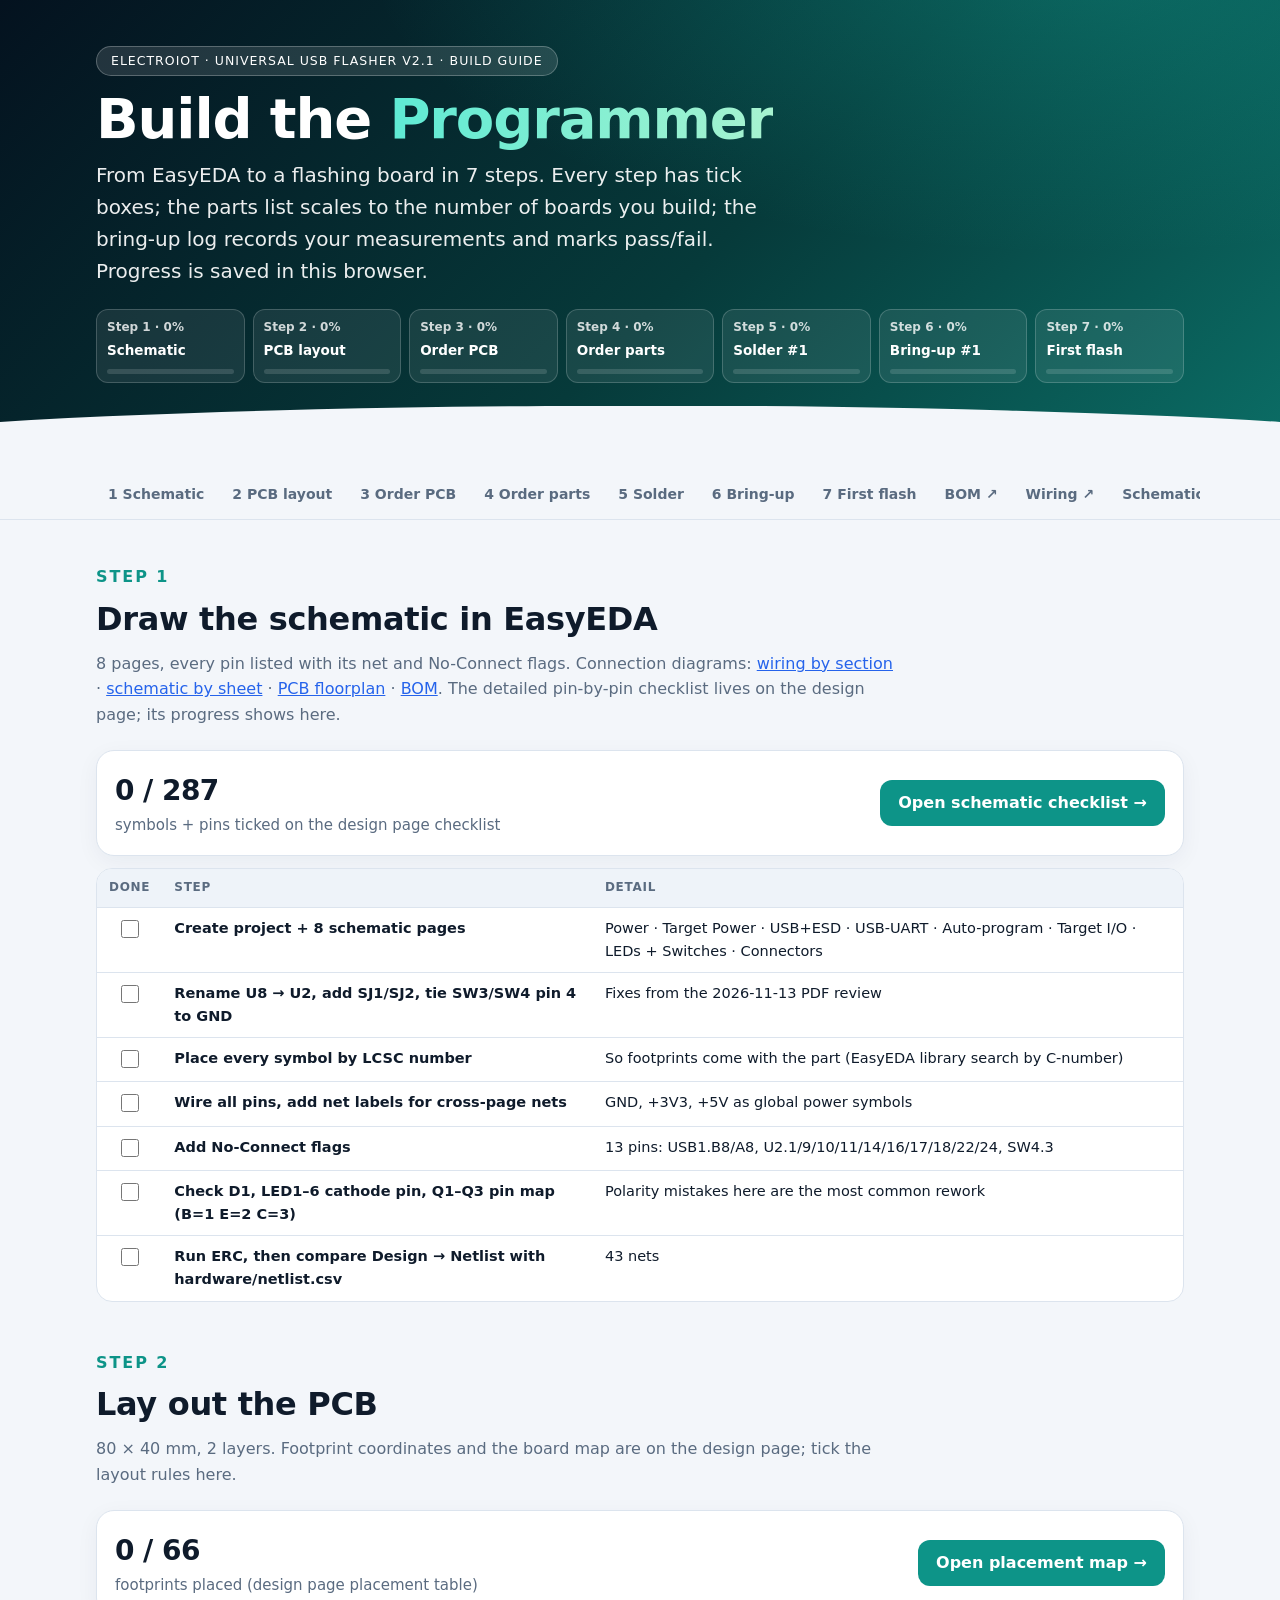
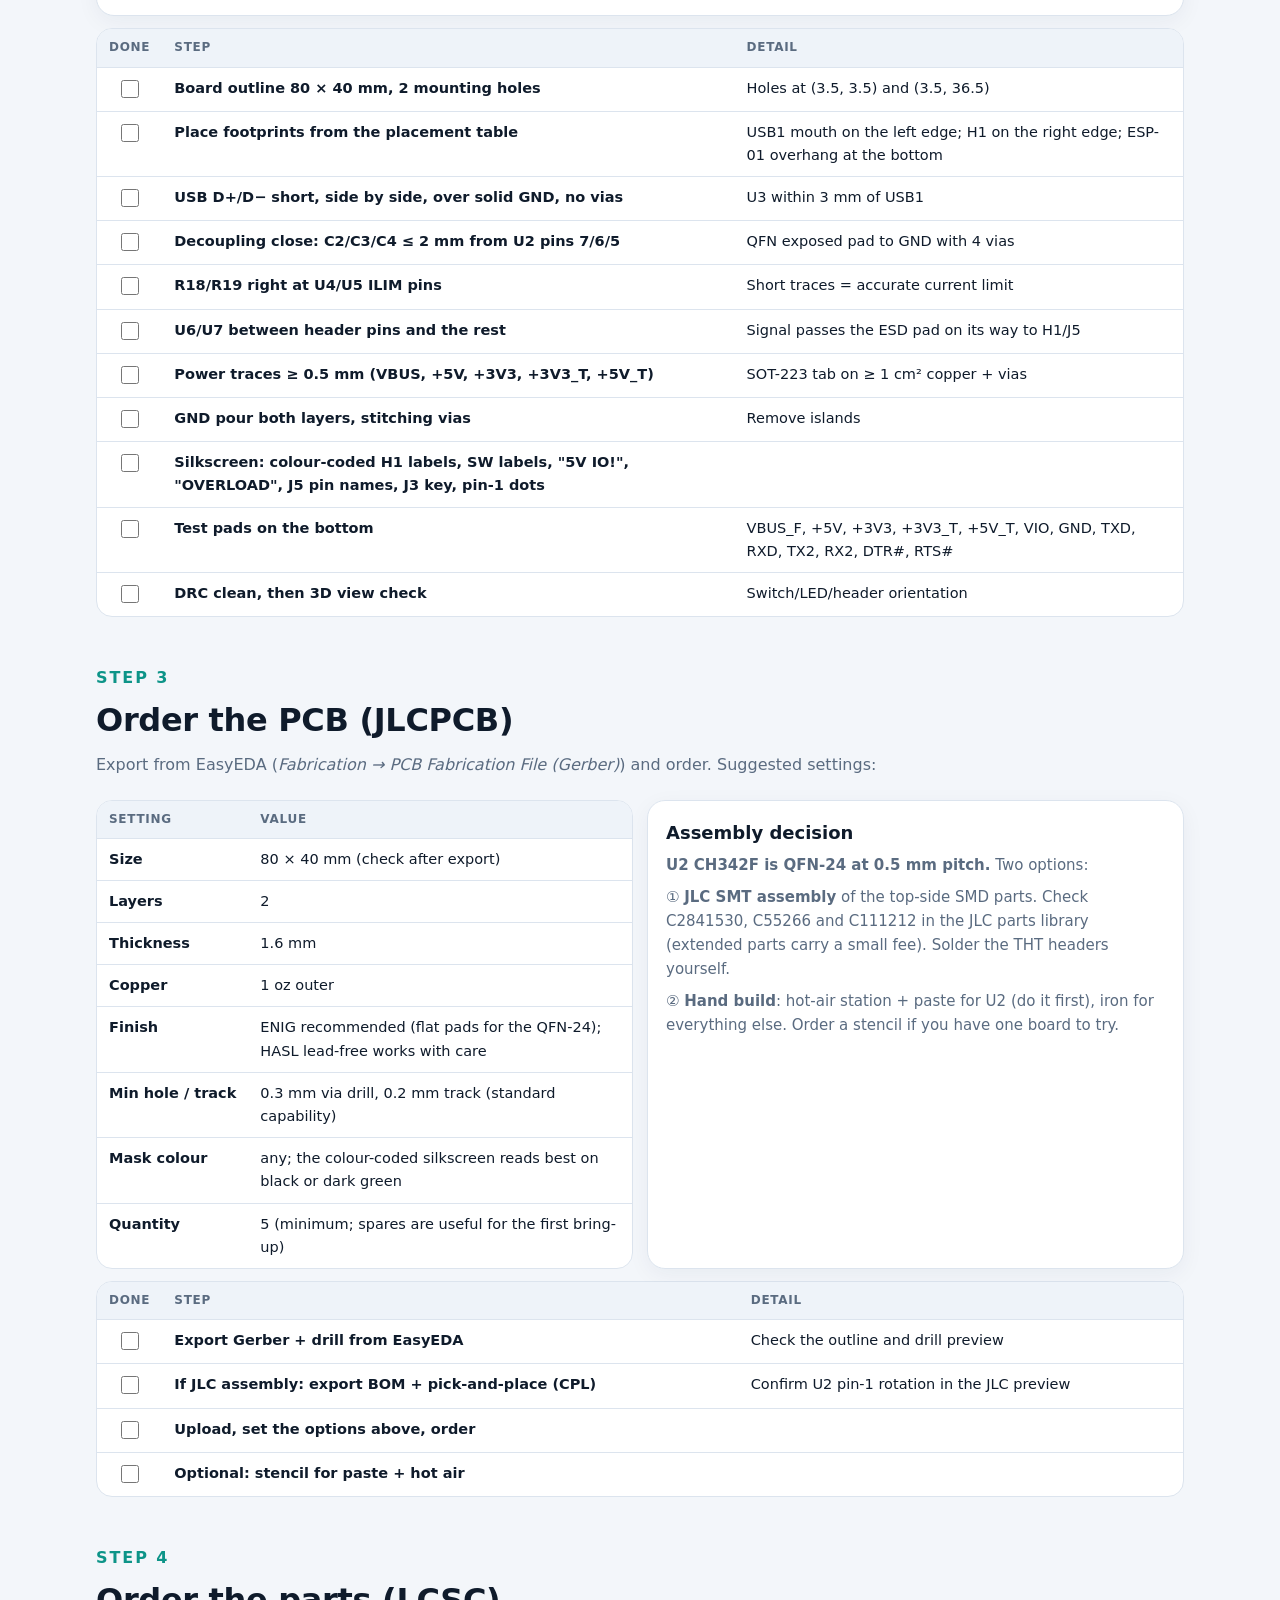
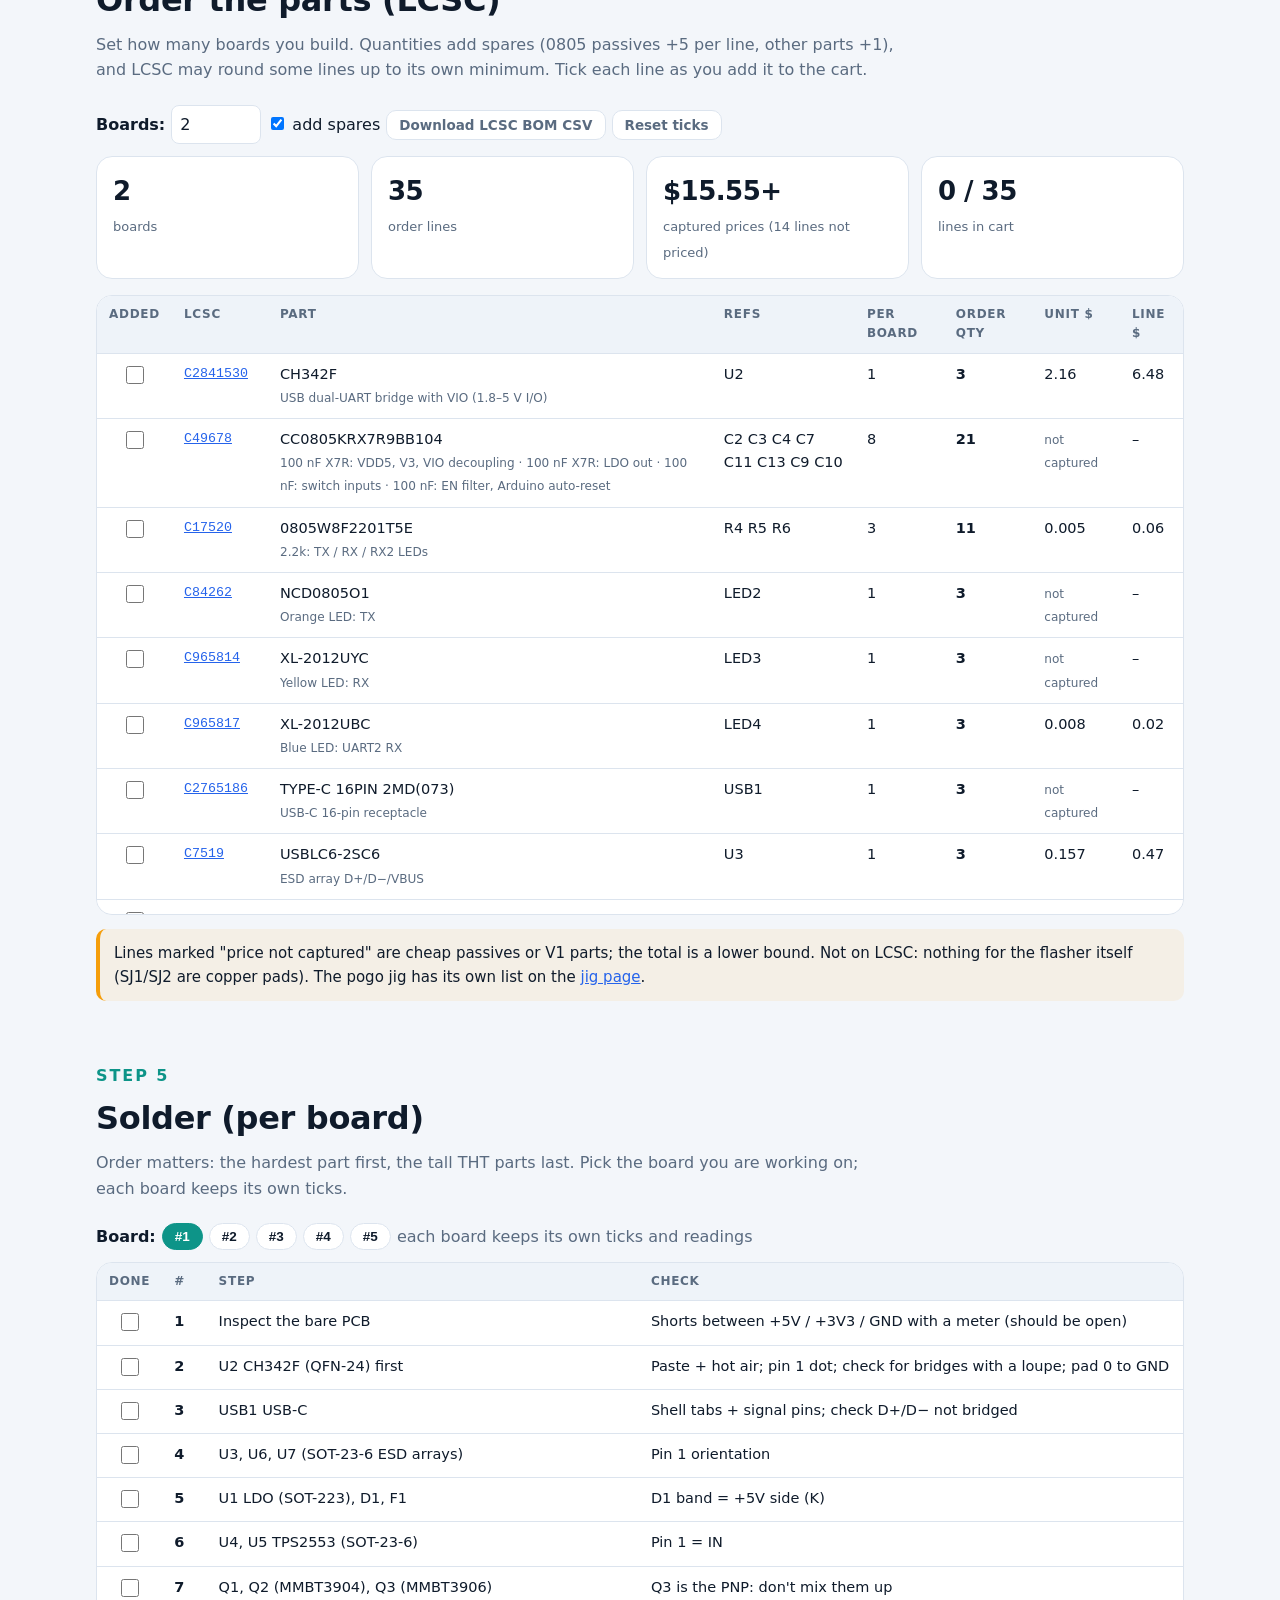
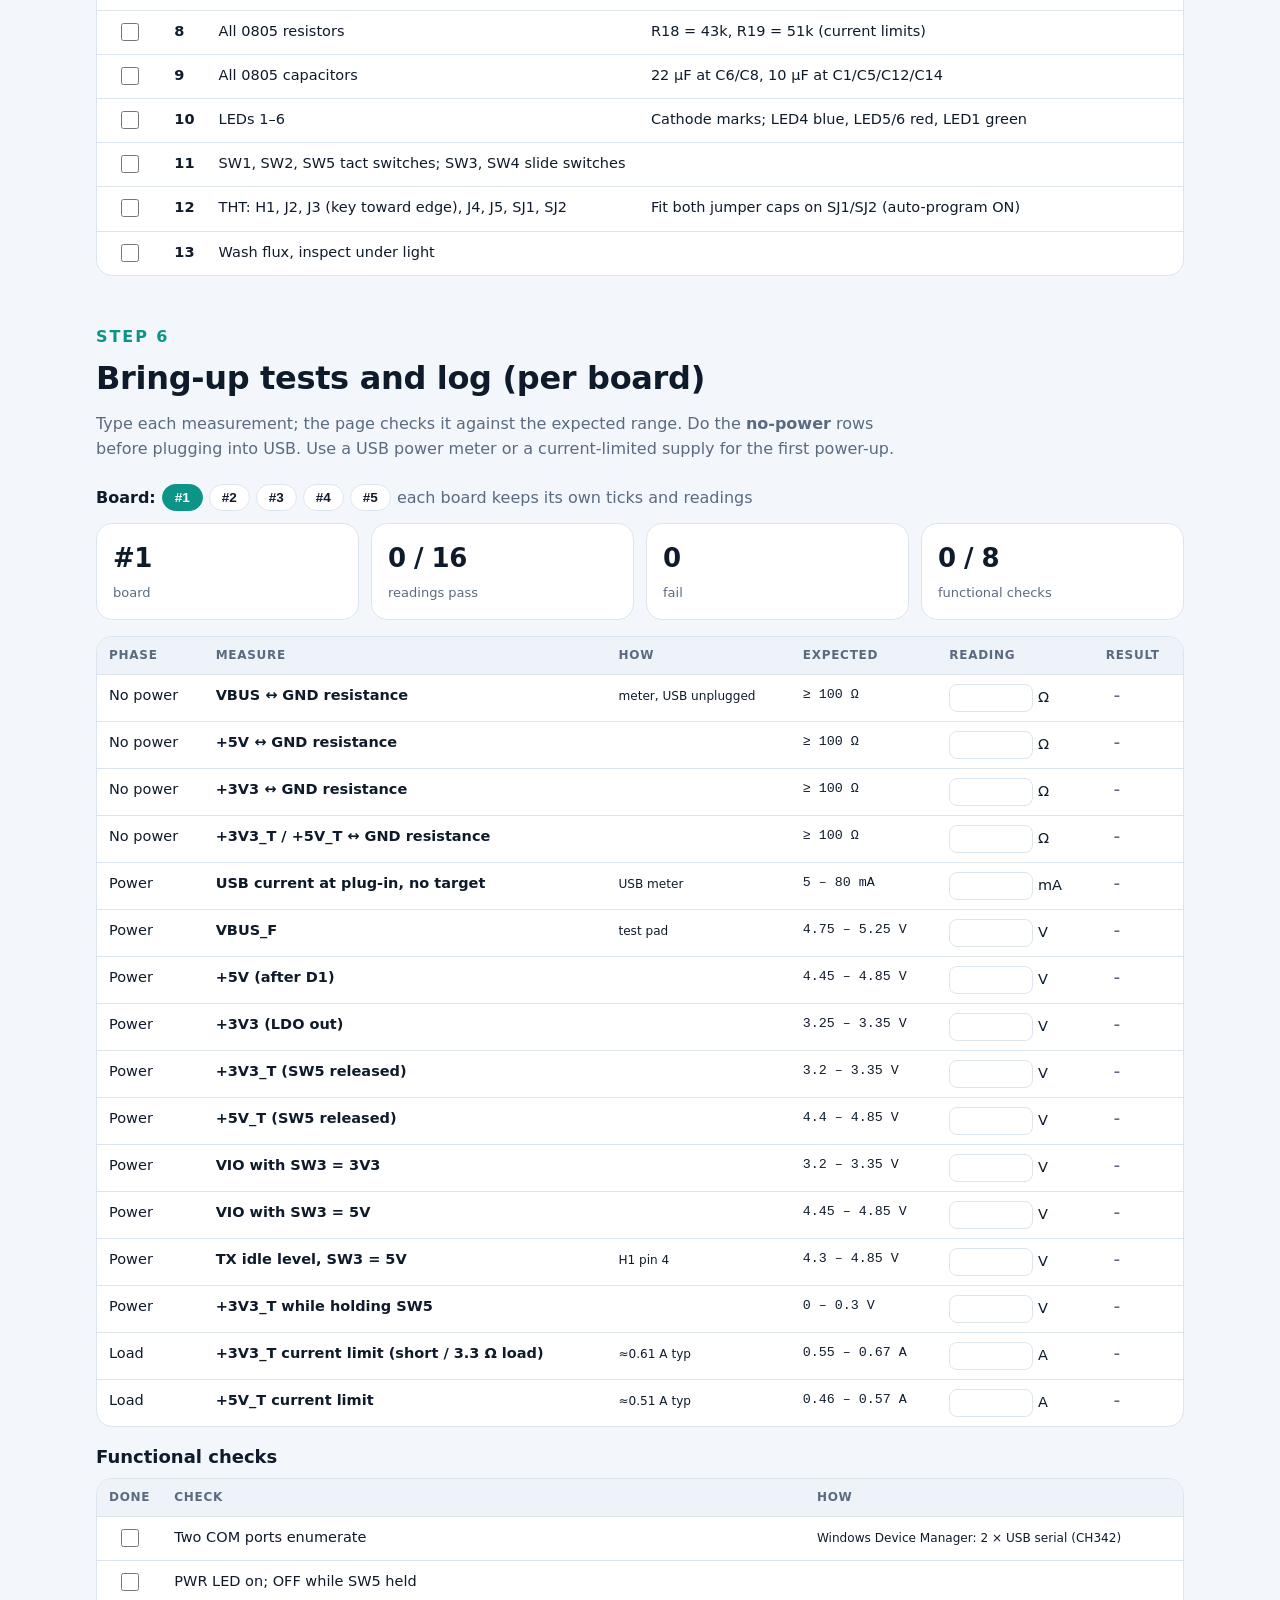
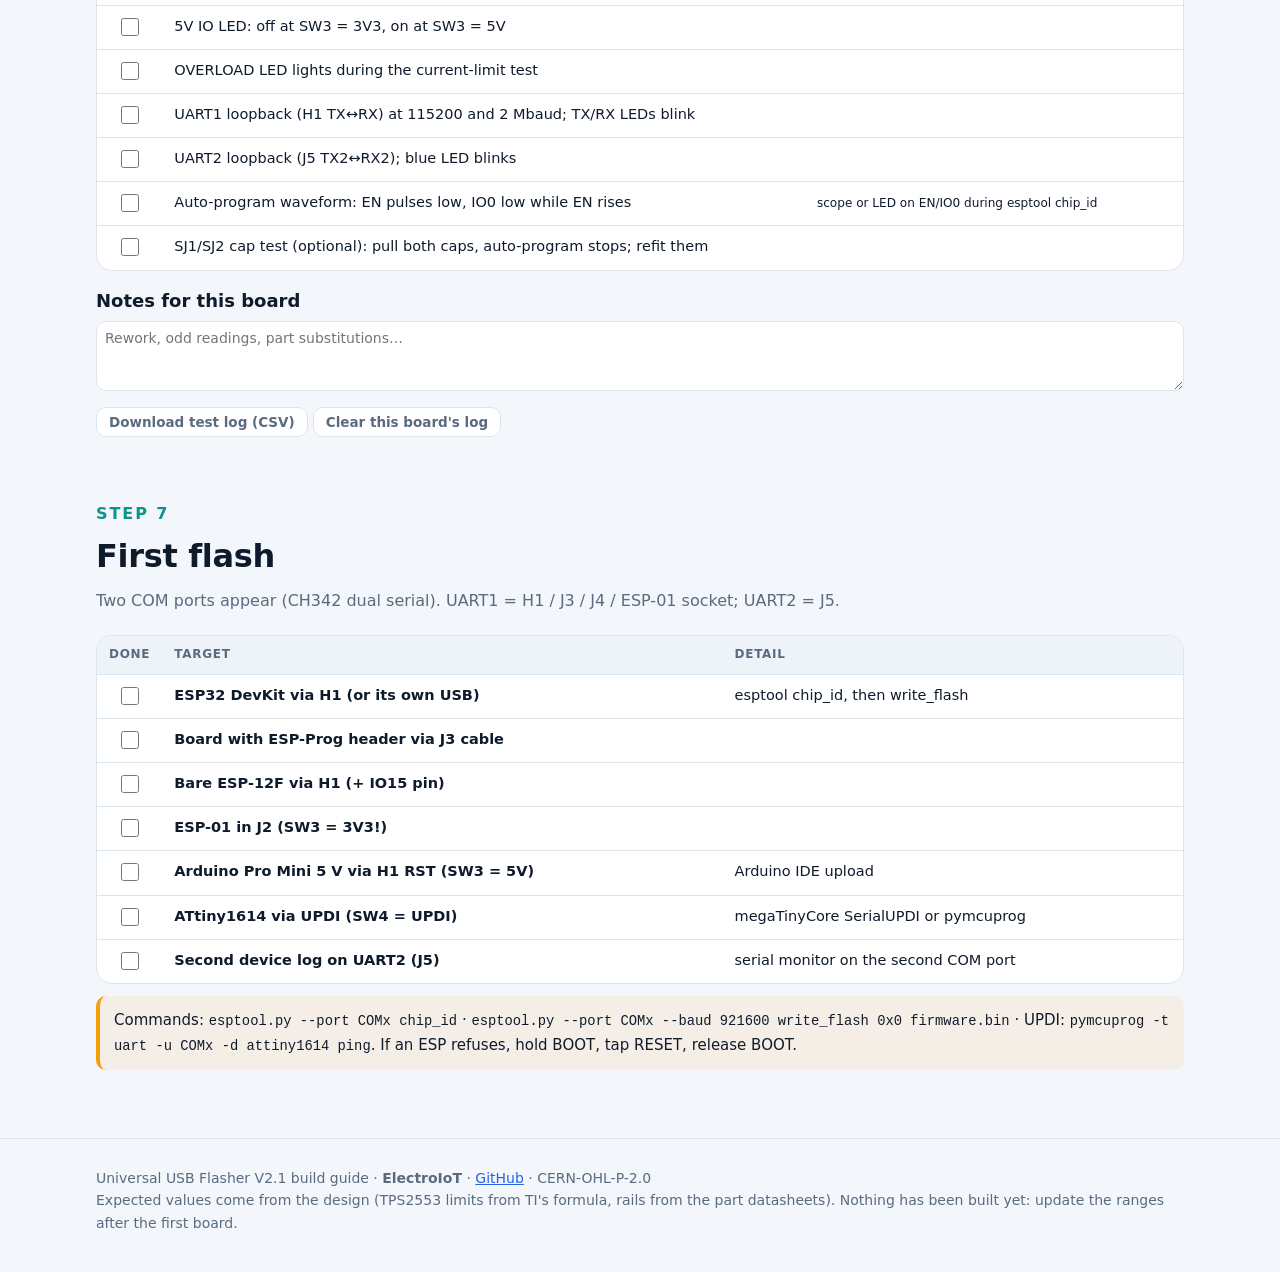
<file: docs/build-guide.html>
<!doctype html>
<html lang="en">
<head>
<meta charset="utf-8">
<meta name="viewport" content="width=device-width,initial-scale=1">
<title>Build the Flasher</title>
<meta name="description" content="Step-by-step build guide for the Universal USB Flasher V2.1: EasyEDA schematic and layout checklists, JLCPCB order settings, LCSC order calculator, soldering order and a bring-up test log with pass/fail.">
<style>
:root{
  --bg:#f3f6fa;--card:#ffffff;--ink:#0f1b2b;--mute:#5a6b80;--line:#dce4ee;--soft:#eef3f9;
  --a:#0d9488;--b:#2563eb;--hero1:#04121f;--hero2:#063a3a;--hero3:#0d9488;
  --n3v3:#dc2626;--n5v:#9333ea;--nvio:#db2777;--ngnd:#334155;--ntx:#ea580c;--nrx:#16a34a;--nctl:#2563eb;--nesp:#ca8a04;--nusb:#0891b2;--nnc:#94a3b8;
  --sym:#0f1b2b;--pcb:#0b5d3b;--pcb2:#0a4f33;--pad:#d4a34a;--silk:#f8fafc;
}
@media (prefers-color-scheme:dark){:root:not([data-theme="light"]){
  --bg:#07111c;--card:#0e1b2a;--ink:#e6eef8;--mute:#9cb0c6;--line:#1e3246;--soft:#122335;
  --a:#2dd4bf;--b:#60a5fa;
  --n3v3:#f87171;--n5v:#c084fc;--nvio:#f472b6;--ngnd:#94a3b8;--ntx:#fb923c;--nrx:#4ade80;--nctl:#60a5fa;--nesp:#facc15;--nusb:#22d3ee;--nnc:#64748b;
  --sym:#e6eef8;
}}
:root[data-theme="dark"]{
  --bg:#07111c;--card:#0e1b2a;--ink:#e6eef8;--mute:#9cb0c6;--line:#1e3246;--soft:#122335;
  --a:#2dd4bf;--b:#60a5fa;
  --n3v3:#f87171;--n5v:#c084fc;--nvio:#f472b6;--ngnd:#94a3b8;--ntx:#fb923c;--nrx:#4ade80;--nctl:#60a5fa;--nesp:#facc15;--nusb:#22d3ee;--nnc:#64748b;
  --sym:#e6eef8;
}
*{box-sizing:border-box}
html{scroll-behavior:smooth}
body{margin:0;background:var(--bg);color:var(--ink);font:16px/1.6 system-ui,"Segoe UI",Roboto,sans-serif}
a{color:var(--b)}
code,.mono{font-family:ui-monospace,"Cascadia Code",Consolas,monospace;font-size:.92em}
.wrap{max-width:1120px;margin:0 auto;padding:0 16px}

/* hero */
header.hero{position:relative;overflow:hidden;color:#fff;padding:46px 0 86px;
  background:radial-gradient(1200px 500px at 85% -10%,#14b8a655,transparent 60%),linear-gradient(135deg,var(--hero1) 0%,var(--hero2) 55%,#0b6e66 100%)}
.hero:after{content:"";position:absolute;left:0;right:0;bottom:-1px;height:64px;background:var(--bg);clip-path:ellipse(75% 100% at 50% 100%)}
.traces{position:absolute;inset:0;opacity:.16}
.hero .wrap{position:relative;z-index:1;display:grid;grid-template-columns:1.05fr .95fr;gap:28px;align-items:center}
@media(max-width:860px){.hero .wrap{grid-template-columns:1fr}}
.kicker{display:inline-block;background:#ffffff1f;border:1px solid #ffffff40;border-radius:99px;padding:4px 14px;font-size:12.5px;letter-spacing:.08em;text-transform:uppercase}
h1{font-size:clamp(32px,5.6vw,56px);line-height:1.05;margin:14px 0 10px;letter-spacing:-.02em}
h1 span{background:linear-gradient(90deg,#5eead4,#a7f3d0);-webkit-background-clip:text;background-clip:text;color:transparent}
.tagline{font-size:clamp(16px,2.2vw,20px);opacity:.92;margin:0 0 18px;max-width:34em}
.badges{display:flex;flex-wrap:wrap;gap:8px}
.badge{background:#ffffff1a;border:1px solid #ffffff38;border-radius:8px;padding:4px 10px;font-size:13px;font-weight:600}
.cta{display:flex;flex-wrap:wrap;gap:10px;margin-top:22px}
.btn{display:inline-block;padding:10px 18px;border-radius:12px;font-weight:700;text-decoration:none;background:#fff;color:#063a3a}
.btn.o{background:transparent;color:#fff;border:2px solid #ffffff80}
.hero svg.board{width:100%;height:auto;filter:drop-shadow(0 18px 34px rgba(0,0,0,.45))}

/* nav */
nav.toc{position:sticky;top:0;z-index:5;background:color-mix(in srgb,var(--bg) 88%,transparent);backdrop-filter:blur(8px);border-bottom:1px solid var(--line)}
nav.toc .wrap{display:flex;gap:4px;overflow-x:auto;padding-top:8px;padding-bottom:8px;scrollbar-width:none}
nav.toc a{white-space:nowrap;text-decoration:none;color:var(--mute);font-weight:600;font-size:14px;padding:6px 12px;border-radius:99px}
nav.toc a:hover{background:var(--soft);color:var(--ink)}

section{padding:44px 0 4px;scroll-margin-top:56px}
h2{font-size:clamp(24px,3.4vw,32px);margin:0 0 6px;letter-spacing:-.01em}
h2 small{font-size:.5em;color:var(--a);font-weight:800;letter-spacing:.12em;text-transform:uppercase;display:block;margin-bottom:4px}
.lead{color:var(--mute);margin:0 0 22px;max-width:50em}
h3{margin:0 0 6px;font-size:18px}
.grid{display:grid;grid-template-columns:repeat(auto-fit,minmax(240px,1fr));gap:14px}
.card{background:var(--card);border:1px solid var(--line);border-radius:18px;padding:18px;box-shadow:0 6px 22px rgba(8,40,70,.05)}
.card p{margin:0;color:var(--mute);font-size:15px}
.ico{width:42px;height:42px;border-radius:12px;display:grid;place-items:center;font-size:21px;background:var(--soft);margin-bottom:10px}
.fix{display:grid;grid-template-columns:auto 1fr;gap:4px 12px;align-items:start}
.fix .num{grid-row:span 2;width:30px;height:30px;border-radius:50%;background:var(--a);color:#fff;font-weight:800;display:grid;place-items:center;font-size:14px}
.fix .was{color:var(--mute);font-size:14.5px}
.fix .now{font-size:15px}
.fix .now b{color:var(--a)}

.figure{background:var(--card);border:1px solid var(--line);border-radius:18px;padding:14px;overflow-x:auto}
.figure svg{display:block;width:100%;height:auto;min-width:640px}
.figcap{color:var(--mute);font-size:14px;margin:10px 4px 0}
.two{display:grid;grid-template-columns:1fr 1fr;gap:14px}
@media(max-width:900px){.two{grid-template-columns:1fr}}

table{width:100%;border-collapse:collapse;font-size:14.5px}
.tbl{background:var(--card);border:1px solid var(--line);border-radius:16px;overflow:auto}
th,td{padding:9px 12px;text-align:left;border-top:1px solid var(--line);vertical-align:top}
th{background:var(--soft);font-size:12px;text-transform:uppercase;letter-spacing:.06em;color:var(--mute);border-top:0;position:sticky;top:0}
td.ref{font-weight:700;white-space:nowrap}
.pill{display:inline-block;padding:2px 9px;border-radius:99px;font-size:12px;font-weight:700;white-space:nowrap}
.p-ok{background:#16a34a22;color:#15803d}.p-warn{background:#f59e0b26;color:#b45309}.p-info{background:#2563eb1f;color:#1d4ed8}
@media (prefers-color-scheme:dark){:root:not([data-theme="light"]) .p-ok{color:#4ade80}:root:not([data-theme="light"]) .p-warn{color:#fbbf24}:root:not([data-theme="light"]) .p-info{color:#93c5fd}}
.dot{display:inline-block;width:10px;height:10px;border-radius:3px;margin-right:6px;vertical-align:-1px}
.chips{display:flex;flex-wrap:wrap;gap:6px;margin:0 0 12px}
.chip{border:1px solid var(--line);background:var(--card);color:var(--ink);border-radius:99px;padding:5px 12px;font-weight:600;font-size:13.5px;cursor:pointer}
.chip[aria-pressed="true"]{background:var(--a);border-color:var(--a);color:#fff}
.bomtools{display:flex;flex-wrap:wrap;gap:10px;align-items:center;justify-content:space-between;margin-bottom:10px}
.bomtools input{flex:1;min-width:200px;max-width:320px;padding:8px 12px;border-radius:10px;border:1px solid var(--line);background:var(--card);color:var(--ink);font:inherit}
.stats{display:grid;grid-template-columns:repeat(auto-fit,minmax(150px,1fr));gap:12px;margin:0 0 16px}
.stat{background:var(--card);border:1px solid var(--line);border-radius:16px;padding:14px 16px}
.stat b{display:block;font-size:26px;letter-spacing:-.02em}
.stat span{color:var(--mute);font-size:13px}

.legend{display:flex;flex-wrap:wrap;gap:6px 14px;font-size:13.5px;color:var(--mute);margin:10px 4px 0}
.pins{display:flex;gap:6px;flex-wrap:wrap}
.pinbox{flex:1;min-width:84px;border-radius:12px;padding:10px 8px;text-align:center;color:#fff;font-weight:800;font-size:14px}
.pinbox small{display:block;font-weight:600;opacity:.85;font-size:11.5px}
.warn{border-left:4px solid #f59e0b;background:#f59e0b14;padding:12px 14px;border-radius:10px;margin:14px 0;font-size:15px}
.steps{counter-reset:s;display:grid;grid-template-columns:repeat(auto-fit,minmax(230px,1fr));gap:16px;margin-top:8px}
.step{position:relative;background:var(--card);border:1px solid var(--line);border-radius:18px;padding:22px 18px 18px}
.step:before{counter-increment:s;content:counter(s);position:absolute;top:-13px;left:16px;width:28px;height:28px;border-radius:50%;background:var(--a);color:#fff;font-weight:800;display:grid;place-items:center;font-size:14px}
.step p{margin:0;color:var(--mute);font-size:14.5px}
.ck{width:18px;height:18px;accent-color:var(--a);cursor:pointer;vertical-align:-3px}
tr.done td{opacity:.55}tr.done td:first-child,tr.done td.tick{opacity:1}
td.tick{width:38px;text-align:center}
.prog{display:flex;align-items:center;gap:12px;margin:0 0 12px;flex-wrap:wrap}
.bar{flex:1;min-width:160px;height:10px;border-radius:99px;background:var(--soft);border:1px solid var(--line);overflow:hidden}
.bar i{display:block;height:100%;background:linear-gradient(90deg,var(--a),#22c55e);width:0;transition:width .25s}
.prog b{font-size:14px;white-space:nowrap}
.tbtn{border:1px solid var(--line);background:var(--card);color:var(--mute);border-radius:10px;padding:6px 12px;font:600 13.5px system-ui;cursor:pointer}
.tbtn:hover{color:var(--ink)}
.ptabs{display:flex;gap:8px;flex-wrap:wrap;margin:0 0 14px}
.ptab{border:1px solid var(--line);background:var(--card);color:var(--ink);border-radius:14px;padding:10px 14px;cursor:pointer;text-align:left;font:inherit;min-width:170px}
.ptab small{display:block;color:var(--mute);font-size:12.5px}
.ptab[aria-pressed="true"]{border-color:var(--a);box-shadow:0 0 0 2px color-mix(in srgb,var(--a) 35%,transparent)}
.ptab .pp{font-weight:800;color:var(--a);font-size:12.5px}
.net{display:inline-block;padding:1px 8px;border-radius:7px;font:700 12.5px ui-monospace,Consolas,monospace;color:#fff;white-space:nowrap}
.ncflag{white-space:nowrap;display:inline-flex;align-items:center;gap:5px;padding:1px 8px;border-radius:7px;font:800 12px system-ui;background:#64748b26;color:var(--mute);border:1px dashed var(--nnc)}
.ncflag:before{content:"\2715";color:#dc2626;font-weight:900}
.partline{display:flex;flex-wrap:wrap;align-items:center;gap:6px 14px;background:var(--soft);border-top:1px solid var(--line);padding:9px 12px;font-size:14px}
.partline b{font-size:15px}
.partline .mute{color:var(--mute);font-size:13px}
.labels{display:flex;flex-wrap:wrap;gap:6px;margin:8px 0 14px}
footer{margin-top:50px;padding:28px 0 40px;border-top:1px solid var(--line);color:var(--mute);font-size:14px}

/* svg helpers */
.s-sym{stroke:var(--sym);fill:none;stroke-width:2}
.s-fill{fill:var(--card);stroke:var(--sym);stroke-width:2}
.s-txt{fill:var(--ink);font:600 13px system-ui,Segoe UI,sans-serif}
.s-sm{fill:var(--mute);font:500 11.5px system-ui,Segoe UI,sans-serif}
.s-ref{fill:var(--a);font:800 13px system-ui,Segoe UI,sans-serif}
.w{fill:none;stroke-width:2.6;stroke-linecap:round;stroke-linejoin:round}
.j{stroke:none}
.blk{fill:var(--card);stroke:var(--line);stroke-width:2}
.blkt{fill:var(--ink);font:800 15px system-ui,Segoe UI,sans-serif}
.blks{fill:var(--mute);font:500 12px system-ui,Segoe UI,sans-serif}
</style>
</head>
<body>
<style>
.stepper{display:grid;grid-template-columns:repeat(7,1fr);gap:8px;margin-top:22px}
@media(max-width:820px){.stepper{grid-template-columns:repeat(4,1fr)}}
.stp{background:#ffffff14;border:1px solid #ffffff30;border-radius:12px;padding:8px 10px;text-decoration:none;color:#fff}
.stp b{display:block;font-size:12px;opacity:.8}.stp span{font-weight:800;font-size:13.5px}
.stp i{display:block;height:5px;border-radius:9px;background:#ffffff22;margin-top:6px;overflow:hidden}.stp i u{display:block;height:100%;background:#5eead4;width:0}
.num{width:90px;padding:6px 8px;border-radius:8px;border:1px solid var(--line);background:var(--card);color:var(--ink);font:inherit}
.meas{width:84px;padding:5px 7px;border-radius:8px;border:1px solid var(--line);background:var(--card);color:var(--ink);font:600 14px ui-monospace,Consolas,monospace}
.res{font-weight:800;font-size:12.5px;padding:2px 8px;border-radius:99px;white-space:nowrap}
.pass{background:#16a34a22;color:#15803d}.fail{background:#dc262622;color:#b91c1c}.na{color:var(--mute)}
.boardsel{display:flex;gap:6px;flex-wrap:wrap;align-items:center;margin:0 0 12px}
.linkcard{display:flex;justify-content:space-between;align-items:center;gap:12px;flex-wrap:wrap}
.big{font-size:28px;font-weight:800;letter-spacing:-.02em}
textarea.notes{width:100%;min-height:70px;border-radius:10px;border:1px solid var(--line);background:var(--card);color:var(--ink);font:14px system-ui;padding:8px}
</style>
<header class="hero">
  <div class="wrap" style="display:block">
    <span class="kicker">ElectroIoT · Universal USB Flasher V2.1 · build guide</span>
    <h1>Build the <span>Programmer</span></h1>
    <p class="tagline">From EasyEDA to a flashing board in 7 steps. Every step has tick boxes; the parts list scales to the number of boards you build; the bring-up log records your measurements and marks pass/fail. Progress is saved in this browser.</p>
    <div class="stepper" id="stepper"></div>
  </div>
</header>

<nav class="toc"><div class="wrap">
  <a href="#s1">1 Schematic</a><a href="#s2">2 PCB layout</a><a href="#s3">3 Order PCB</a><a href="#s4">4 Order parts</a><a href="#s5">5 Solder</a><a href="#s6">6 Bring-up</a><a href="#s7">7 First flash</a><a href="bom.html">BOM ↗</a><a href="wiring-by-section.html">Wiring ↗</a><a href="schematic-sections.html">Schematic ↗</a><a href="pcb-floorplan.html">PCB floorplan ↗</a><a href="index.html">Design page ↗</a><a href="pogo-jig.html">Pogo jig ↗</a>
</div></nav>

<main class="wrap">

<section id="s1">
  <h2><small>Step 1</small>Draw the schematic in EasyEDA</h2>
  <p class="lead">8 pages, every pin listed with its net and No-Connect flags. Connection diagrams: <a href="wiring-by-section.html">wiring by section</a> · <a href="schematic-sections.html">schematic by sheet</a> · <a href="pcb-floorplan.html">PCB floorplan</a> · <a href="bom.html">BOM</a>. The detailed pin-by-pin checklist lives on the design page; its progress shows here.</p>
  <div class="card linkcard"><div><div class="big" id="schProg">–</div><p>symbols + pins ticked on the design page checklist</p></div><a class="btn" style="background:var(--a);color:#fff" href="index.html#sch-check">Open schematic checklist →</a></div>
  <div class="tbl" style="margin-top:12px"><table id="t1"></table></div>
</section>

<section id="s2">
  <h2><small>Step 2</small>Lay out the PCB</h2>
  <p class="lead">80 × 40 mm, 2 layers. Footprint coordinates and the board map are on the design page; tick the layout rules here.</p>
  <div class="card linkcard"><div><div class="big" id="plProg">–</div><p>footprints placed (design page placement table)</p></div><a class="btn" style="background:var(--a);color:#fff" href="index.html#placement">Open placement map →</a></div>
  <div class="tbl" style="margin-top:12px"><table id="t2"></table></div>
</section>

<section id="s3">
  <h2><small>Step 3</small>Order the PCB (JLCPCB)</h2>
  <p class="lead">Export from EasyEDA (<i>Fabrication → PCB Fabrication File (Gerber)</i>) and order. Suggested settings:</p>
  <div class="two">
    <div class="tbl"><table>
      <tr><th>Setting</th><th>Value</th></tr>
      <tr><td class="ref">Size</td><td>80 × 40 mm (check after export)</td></tr>
      <tr><td class="ref">Layers</td><td>2</td></tr>
      <tr><td class="ref">Thickness</td><td>1.6 mm</td></tr>
      <tr><td class="ref">Copper</td><td>1 oz outer</td></tr>
      <tr><td class="ref">Finish</td><td>ENIG recommended (flat pads for the QFN-24); HASL lead-free works with care</td></tr>
      <tr><td class="ref">Min hole / track</td><td>0.3 mm via drill, 0.2 mm track (standard capability)</td></tr>
      <tr><td class="ref">Mask colour</td><td>any; the colour-coded silkscreen reads best on black or dark green</td></tr>
      <tr><td class="ref">Quantity</td><td>5 (minimum; spares are useful for the first bring-up)</td></tr>
    </table></div>
    <div class="card"><h3>Assembly decision</h3><p><b>U2 CH342F is QFN-24 at 0.5 mm pitch.</b> Two options:</p><p style="margin-top:8px">① <b>JLC SMT assembly</b> of the top-side SMD parts. Check C2841530, C55266 and C111212 in the JLC parts library (extended parts carry a small fee). Solder the THT headers yourself.</p><p style="margin-top:8px">② <b>Hand build</b>: hot-air station + paste for U2 (do it first), iron for everything else. Order a stencil if you have one board to try.</p></div>
  </div>
  <div class="tbl" style="margin-top:12px"><table id="t3"></table></div>
</section>

<section id="s4">
  <h2><small>Step 4</small>Order the parts (LCSC)</h2>
  <p class="lead">Set how many boards you build. Quantities add spares (0805 passives +5 per line, other parts +1), and LCSC may round some lines up to its own minimum. Tick each line as you add it to the cart.</p>
  <div class="boardsel"><b>Boards:</b> <input class="num" id="nBoards" type="number" min="1" max="50" value="2"> <label><input type="checkbox" id="spares" checked> add spares</label> <button class="tbtn" id="csvBtn">Download LCSC BOM CSV</button> <button class="tbtn" id="ordReset">Reset ticks</button></div>
  <div class="stats" id="ordStats"></div>
  <div class="tbl" style="max-height:620px"><table id="ordTable"></table></div>
  <div class="warn">Lines marked "price not captured" are cheap passives or V1 parts; the total is a lower bound. Not on LCSC: nothing for the flasher itself (SJ1/SJ2 are copper pads). The pogo jig has its own list on the <a href="pogo-jig.html#bom">jig page</a>.</div>
</section>

<section id="s5">
  <h2><small>Step 5</small>Solder (per board)</h2>
  <p class="lead">Order matters: the hardest part first, the tall THT parts last. Pick the board you are working on; each board keeps its own ticks.</p>
  <div class="boardsel" id="bs5"></div>
  <div class="tbl"><table id="t5"></table></div>
</section>

<section id="s6">
  <h2><small>Step 6</small>Bring-up tests and log (per board)</h2>
  <p class="lead">Type each measurement; the page checks it against the expected range. Do the <b>no-power</b> rows before plugging into USB. Use a USB power meter or a current-limited supply for the first power-up.</p>
  <div class="boardsel" id="bs6"></div>
  <div class="stats" id="testStats"></div>
  <div class="tbl"><table id="t6"></table></div>
  <h3 style="margin-top:16px">Functional checks</h3>
  <div class="tbl"><table id="t6b"></table></div>
  <h3 style="margin-top:16px">Notes for this board</h3>
  <textarea class="notes" id="notes" placeholder="Rework, odd readings, part substitutions…"></textarea>
  <p style="margin-top:8px"><button class="tbtn" id="logBtn">Download test log (CSV)</button> <button class="tbtn" id="testReset">Clear this board's log</button></p>
</section>

<section id="s7">
  <h2><small>Step 7</small>First flash</h2>
  <p class="lead">Two COM ports appear (CH342 dual serial). UART1 = H1 / J3 / J4 / ESP-01 socket; UART2 = J5.</p>
  <div class="tbl"><table id="t7"></table></div>
  <div class="warn" style="margin-top:12px">Commands: <code>esptool.py --port COMx chip_id</code> · <code>esptool.py --port COMx --baud 921600 write_flash 0x0 firmware.bin</code> · UPDI: <code>pymcuprog -t uart -u COMx -d attiny1614 ping</code>. If an ESP refuses, hold BOOT, tap RESET, release BOOT.</div>
</section>
</main>

<footer><div class="wrap">Universal USB Flasher V2.1 build guide · <b>ElectroIoT</b> · <a href="https://github.com/ElectroIoT/Universal-USB-Flasher-V2">GitHub</a> · CERN-OHL-P-2.0<br>Expected values come from the design (TPS2553 limits from TI's formula, rails from the part datasheets). Nothing has been built yet: update the ranges after the first board.</div></footer>

<script>
/*DESIGN-START*/
const DESIGN={"version":"V2.1 (design, schematic pages match EasyEDA export 2026-11-13)","board":{"w":80,"h":40,"holes":[[3.5,3.5],[3.5,36.5]]},"groups":{"pwr":["Power","#dc2626"],"tgt":["Target power","#f97316"],"usb":["USB + ESD","#0891b2"],"uart":["USB-UART","#0d9488"],"ap":["Auto-program","#2563eb"],"io":["Target I/O","#ca8a04"],"ui":["LEDs + switches","#9333ea"],"con":["Connectors","#64748b"]},"pages":[["P1","Page 1 · Power","F1, D1, LDO, bulk caps, 5V-IO LED (Q3)"],["P2","Page 2 · Target Power","TPS2553 switches, POWER-CYCLE, PWR + OVERLOAD LEDs"],["P3","Page 3 · USB+ESD","USB-C, CC resistors, USB ESD, header ESD arrays"],["P4","Page 4 · USB-UART","CH342F (U2), decoupling, TX/RX/RX2 LEDs"],["P5","Page 5 · Auto-program","SJ1/SJ2, Q1/Q2, base resistors"],["P6","Page 6 · Target I/O","Pull-ups, IO15, Arduino RST, UPDI resistor"],["P7","Page 7 · LEDs + Switches","RESET, BOOT, IO 3V3|5V, UART|UPDI switches"],["P8","Page 8 · Connectors","H1, ESP-01, ESP-Prog J3/J4, UART2 J5"]],"parts":[["USB1","P3","USB-C 16P","USB-C-SMD_TYPE-C-16PIN-2MD(073)","C2765186",[["A1B12","GND","GND"],["A4B9","VBUS","VBUS"],["B8","SBU2","NC"],["A5","CC1","CC1"],["B7","DN2","USB_DM"],["A6","DP1","USB_DP"],["A7","DN1","USB_DM"],["B6","DP2","USB_DP"],["A8","SBU1","NC"],["B5","CC2","CC2"],["B4A9","VBUS","VBUS"],["B1A12","GND","GND"],["13","EH (shell)","GND"],["14","EH (shell)","GND"]]],["R1","P3","5.1k","R0805","C27834",[["1","1","CC1"],["2","2","GND"]]],["R2","P3","5.1k","R0805","C27834",[["1","1","CC2"],["2","2","GND"]]],["U3","P3","USBLC6-2SC6","SOT-23-6","C7519",[["1","I/O1","USB_DP"],["2","GND","GND"],["3","I/O2","USB_DM"],["4","I/O2","USB_DM"],["5","VBUS","VBUS"],["6","I/O1","USB_DP"]]],["F1","P1","PTC 500 mA","F1206","C2680506",[["1","1","VBUS"],["2","2","VBUS_F"]]],["C1","P1","10 µF","C0805","C15850",[["1","1","VBUS_F"],["2","2","GND"]]],["D1","P1","1N5819HW","SOD-123","C82544",[["1","K (bar, left)","+5V"],["2","A (right)","VBUS_F"]]],["C5","P1","10 µF","C0805","C15850",[["1","1","+5V"],["2","2","GND"]]],["U1","P1","SGM2212-3.3","SOT-223-3","C3294699",[["1","GND","GND"],["2","VOUT","+3V3"],["3","VIN","+5V"],["4","VOUT (tab)","+3V3"]]],["C6","P1","22 µF","C0805","C45783",[["1","1","+3V3"],["2","2","GND"]]],["C7","P1","100 nF","C0805","C49678",[["1","1","+3V3"],["2","2","GND"]]],["SW3","P7","MSK12C02 (IO 3V3|5V)","SW-SMD_MSK12C02","C431540",[["1","throw A","+3V3"],["2","common","VIO"],["3","throw B","+5V"],["4","mounting tab","GND"]]],["Q3","P1","MMBT3906 (5V-IO detect)","SOT-23-3","C53444",[["1","B (left)","Q3_B"],["2","E (bottom, arrow in)","VIO"],["3","C (top)","Q3_C"]]],["R16","P1","4.7k (Q3 base)","R0805","C17673",[["1","1","+3V3"],["2","2","Q3_B"]]],["R17","P1","1k (5V-IO LED)","R0805","C95781",[["1","1","Q3_C"],["2","2","LED5_A"]]],["LED5","P1","Red (5V IO warning)","LED0805","C84256",[["1","K (bar, left)","GND"],["2","A (right)","LED5_A"]]],["U4","P2","TPS2553 (3V3 target switch)","SOT-23-6","C55266",[["1","IN","+3V3"],["2","GND","GND"],["3","EN","TPWR_EN"],["4","FAULT#","FAULT_N"],["5","ILIM","ILIM3"],["6","OUT","+3V3_T"]]],["R18","P2","43k 1% (≈0.61 A limit)","R0805","C17695",[["1","1","ILIM3"],["2","2","GND"]]],["C11","P2","100 nF (U4 IN)","C0805","C49678",[["1","1","+3V3"],["2","2","GND"]]],["C12","P2","10 µF (+3V3_T)","C0805","C15850",[["1","1","+3V3_T"],["2","2","GND"]]],["U5","P2","TPS2553 (5V target switch)","SOT-23-6","C55266",[["1","IN","+5V"],["2","GND","GND"],["3","EN","TPWR_EN"],["4","FAULT#","FAULT_N"],["5","ILIM","ILIM5"],["6","OUT","+5V_T"]]],["R19","P2","51k 1% (≈0.51 A limit)","R0805","C17737",[["1","1","ILIM5"],["2","2","GND"]]],["C13","P2","100 nF (U5 IN)","C0805","C49678",[["1","1","+5V"],["2","2","GND"]]],["C14","P2","10 µF (+5V_T)","C0805","C15850",[["1","1","+5V_T"],["2","2","GND"]]],["R20","P2","100k (EN pull-up)","R0805","C96346",[["1","1","+3V3"],["2","2","TPWR_EN"]]],["SW5","P2","POWER-CYCLE (hold = off)","SW-SMD_L3.9-W3.0-P4.45","C720477",[["1","1","TPWR_EN"],["2","2","GND"]]],["R21","P2","1k (OVERLOAD LED)","R0805","C95781",[["1","1","+5V"],["2","2","LED6_A"]]],["LED6","P2","Red (OVERLOAD)","LED0805","C84256",[["1","K (bar, left)","FAULT_N"],["2","A (right)","LED6_A"]]],["R3","P2","1k (PWR LED)","R0805","C95781",[["1","1","+3V3_T"],["2","2","LED1_A"]]],["LED1","P2","Green (target PWR)","LED0805","C84260",[["1","K (bar, left)","GND"],["2","A (right)","LED1_A"]]],["U2","P4","CH342F dual UART","QFN-24_L4.0-W4.0-P0.50","C2841530",[["1","RI0#","NC"],["2","GND","GND"],["3","UD+","USB_DP"],["4","UD-","USB_DM"],["5","VIO","VIO"],["6","V3","V3"],["7","VDD5","VBUS_F"],["8","VBUS","VBUS_F"],["9","RST#","NC"],["10","CTS1#","NC"],["11","RTS1#","NC"],["12","RXD1","RX2"],["13","TXD1","TX2"],["14","DSR1#","NC"],["15","DTR1#","DTR2_N"],["16","DCD1#","NC"],["17","RI1#","NC"],["18","CTS0#","NC"],["19","RTS0#","RTS_N"],["20","RXD0","RXD"],["21","TXD0","TXD"],["22","DSR0#","NC"],["23","DTR0#","DTR_N"],["24","DCD0#","NC"],["25","EP (GND pad)","GND"]]],["C2","P4","100 nF (VDD5)","C0805","C49678",[["1","1","VBUS_F"],["2","2","GND"]]],["C3","P4","100 nF (V3)","C0805","C49678",[["1","1","V3"],["2","2","GND"]]],["C4","P4","100 nF (VIO)","C0805","C49678",[["1","1","VIO"],["2","2","GND"]]],["R4","P4","2.2k","R0805","C17520",[["1","1","VIO"],["2","2","LED2_A"]]],["LED2","P4","Orange (TX)","LED0805","C84262",[["1","K (bar, left)","TXD"],["2","A (right)","LED2_A"]]],["R5","P4","2.2k","R0805","C17520",[["1","1","VIO"],["2","2","LED3_A"]]],["LED3","P4","Yellow (RX)","LED0805","C965814",[["1","K (bar, left)","RXD"],["2","A (right)","LED3_A"]]],["R6","P4","2.2k","R0805","C17520",[["1","1","VIO"],["2","2","LED4_A"]]],["LED4","P4","Blue (UART2 RX)","LED0805","C965817",[["1","K (bar, left)","RX2"],["2","A (right)","LED4_A"]]],["SJ1","P5","2-pin header + jumper cap (AUTO-PROG, cap = ON)","HDR-TH_2P-P2.54-V-M","C492401",[["1","1","DTR_N"],["2","2","DTR_AP"]]],["SJ2","P5","2-pin header + jumper cap (AUTO-PROG, cap = ON)","HDR-TH_2P-P2.54-V-M","C492401",[["1","1","RTS_N"],["2","2","RTS_AP"]]],["R7","P5","10k","R0805","C84376",[["1","1","DTR_AP"],["2","2","Q1_B"]]],["R8","P5","10k","R0805","C84376",[["1","1","RTS_AP"],["2","2","Q2_B"]]],["Q1","P5","MMBT3904 (EN)","SOT-23-3","C81464",[["1","B (left)","Q1_B"],["2","E (bottom, arrow)","RTS_AP"],["3","C (top)","EN"]]],["Q2","P5","MMBT3904 (IO0)","SOT-23-3","C81464",[["1","B (left)","Q2_B"],["2","E (bottom, arrow)","DTR_AP"],["3","C (top)","IO0"]]],["R9","P6","10k (EN pull-up)","R0805","C84376",[["1","1","+3V3_T"],["2","2","EN"]]],["C9","P6","100 nF (EN)","C0805","C49678",[["1","1","EN"],["2","2","GND"]]],["R10","P6","10k (IO0 pull-up)","R0805","C84376",[["1","1","+3V3_T"],["2","2","IO0"]]],["R11","P6","10k (IO15 pull-down)","R0805","C84376",[["1","1","IO15"],["2","2","GND"]]],["SW1","P7","RESET","SW-SMD_L3.9-W3.0-P4.45","C720477",[["1","1","EN"],["2","2","GND"]]],["SW2","P7","BOOT","SW-SMD_L3.9-W3.0-P4.45","C720477",[["1","1","IO0"],["2","2","GND"]]],["C10","P6","100 nF (Arduino reset)","C0805","C49678",[["1","1","DTR_N"],["2","2","RST"]]],["R14","P6","10k (RST pull-up)","R0805","C84376",[["1","1","VIO"],["2","2","RST"]]],["SW4","P7","MSK12C02 (UART|UPDI)","SW-SMD_MSK12C02","C431540",[["1","throw A (UPDI)","TXD"],["2","common","UPDI_R"],["3","throw B (UART)","NC"],["4","mounting tab","GND"]]],["R15","P6","4.7k (UPDI)","R0805","C17673",[["1","1","UPDI_R"],["2","2","RXD"]]],["H1","P8","1x11 male header","HDR-TH_11P-P2.54-V-M","C2840011",[["1","3V3","+3V3_T"],["2","5V","+5V_T"],["3","GND","GND"],["4","TX","TXD"],["5","RX/UPDI","RXD"],["6","DTR","DTR_N"],["7","RTS","RTS_N"],["8","RST","RST"],["9","EN","EN"],["10","IO0","IO0"],["11","IO15","IO15"]]],["J2","P8","2x4 female (ESP-01)","HDR-TH_8P-P2.54-V-F-R2-C4","C2897405",[["1","GND","GND"],["2","TXD (ESP out)","RXD"],["3","GPIO2","ESP01_IO2"],["4","CH_PD","EN"],["5","GPIO0","IO0"],["6","RST","ESP01_RST"],["7","RXD (ESP in)","TXD"],["8","VCC","+3V3_T"]]],["C8","P1","22 µF (ESP-01 bulk)","C0805","C45783",[["1","1","+3V3_T"],["2","2","GND"]]],["R12","P6","10k (ESP-01 RST)","R0805","C84376",[["1","1","+3V3_T"],["2","2","ESP01_RST"]]],["R13","P6","10k (ESP-01 GPIO2)","R0805","C84376",[["1","1","+3V3_T"],["2","2","ESP01_IO2"]]],["J3","P8","ESP-Prog PROG 2x3 1.27 mm box header","IDC-TH_6P-P1.27-2x3","C42372545",[["1","ESP_EN","EN"],["2","VDD","+3V3_T"],["3","ESP_TXD","RXD"],["4","GND","GND"],["5","ESP_RXD","TXD"],["6","ESP_IO0","IO0"]]],["J4","P8","PROG 2x3 2.54 mm (pogo / 2.54 cable)","HDR-TH_6P-P2.54-V-M-R2-C3","C65114",[["1","ESP_EN","EN"],["2","VDD","+3V3_T"],["3","ESP_TXD","RXD"],["4","GND","GND"],["5","ESP_RXD","TXD"],["6","ESP_IO0","IO0"]]],["J5","P8","UART2 1x4 header","HDR-TH_4P-P2.54-V-M","C2691448",[["1","GND","GND"],["2","TX2","TX2"],["3","RX2","RX2"],["4","DTR2","DTR2_N"]]],["U6","P3","USBLC6-4SC6 (header ESD A)","SOT-23-6","C111212",[["1","I/O1","TXD"],["2","GND","GND"],["3","I/O2","RXD"],["4","I/O3","DTR_N"],["5","VBUS","+5V"],["6","I/O4","RTS_N"]]],["U7","P3","USBLC6-4SC6 (header ESD B)","SOT-23-6","C111212",[["1","I/O1","EN"],["2","GND","GND"],["3","I/O2","IO0"],["4","I/O3","TX2"],["5","VBUS","+5V"],["6","I/O4","RX2"]]]],"bom":[["U2",1,"USB dual-UART bridge with VIO (1.8–5 V I/O)","QFN-24 4×4","CH342F","WCH","C2841530","5,692",2.16,"ok","uart","QFN 0.5 mm: JLC assembly or hot air"],["C2 C3 C4",3,"100 nF X7R: VDD5, V3, VIO decoupling","0805","CC0805KRX7R9BB104","YAGEO","C49678","",null,"v1","uart",""],["R4 R5 R6",3,"2.2k: TX / RX / RX2 LEDs","0805","0805W8F2201T5E","UNI-ROYAL","C17520","2,263,800",0.005,"ok","uart",""],["LED2",1,"Orange LED: TX","0805","NCD0805O1","NATIONSTAR","C84262","",null,"v1","uart",""],["LED3",1,"Yellow LED: RX","0805","XL-2012UYC","XINGLIGHT","C965814","",null,"v1","uart",""],["LED4",1,"Blue LED: UART2 RX","0805","XL-2012UBC","XINGLIGHT","C965817","760,100",0.008,"ok","uart",""],["USB1",1,"USB-C 16-pin receptacle","SMD","TYPE-C 16PIN 2MD(073)","SHOU HAN","C2765186","1,057,160",null,"ok","usb",""],["U3",1,"ESD array D+/D−/VBUS","SOT-23-6","USBLC6-2SC6","ST","C7519","44,990",0.157,"ok","usb",""],["U6 U7",2,"4-line ESD array: header TX/RX/DTR/RTS/EN/IO0/TX2/RX2","SOT-23-6","USBLC6-4SC6","ST","C111212","13,395",0.247,"ok","usb",""],["R1 R2",2,"5.1k 1%: USB-C CC pull-downs","0805","0805W8F5101T5E","UNI-ROYAL","C27834","",null,"v1","usb",""],["F1",1,"PTC fuse 500 mA hold / 1 A trip, 16 V","1206","JK-nSMD050-16","Jinrui","C2680506","30,620",0.024,"ok","pwr",""],["D1",1,"Schottky 40 V 1 A back-feed diode","SOD-123","1N5819HW-7-F","Diodes Inc","C82544","358,260",null,"ok","pwr",""],["U1",1,"3.3 V 800 mA LDO","SOT-223","SGM2212-3.3XKC3G/TR","SGMICRO","C3294699","5,002",0.57,"ok","pwr",""],["C1 C5",2,"10 µF 25 V X5R: VBUS / LDO in","0805","CL21A106KAYNNNE","Samsung","C15850","",null,"v1","pwr",""],["C6 C8",2,"22 µF 25 V X5R: LDO out / ESP-01 bulk","0805","CL21A226MAQNNNE","Samsung","C45783","615,400",0.107,"ok","pwr",""],["C7",1,"100 nF X7R: LDO out","0805","CC0805KRX7R9BB104","YAGEO","C49678","",null,"v1","pwr",""],["Q3",1,"PNP: lights 5V-IO LED when VIO > 3V3","SOT-23","MMBT3906LT1G","onsemi","C53444","836,550",0.018,"ok","pwr","B=1 E=2 C=3"],["R16",1,"4.7k: Q3 base","0805","0805W8F4701T5E","UNI-ROYAL","C17673","1,051,500",0.003,"ok","pwr",""],["R17",1,"1k: 5V-IO LED","0805","RC0805FR-071KL","YAGEO","C95781","",null,"v1","pwr",""],["LED5",1,"Red LED: 5V IO warning","0805","NCD0805R1","NATIONSTAR","C84256","171,800",0.012,"ok","pwr",""],["U4 U5",2,"Current-limited power switch with FAULT# (3V3_T, 5V_T)","SOT-23-6","TPS2553DBVR","TI","C55266","53,771",0.54,"ok","tgt","Pinout 1 IN 2 GND 3 EN 4 FAULT# 5 ILIM 6 OUT"],["R18",1,"43k 1%: U4 ILIM (≈0.61 A)","0805","0805W8F4302T5E","UNI-ROYAL","C17695","27,600",0.003,"ok","tgt",""],["R19",1,"51k 1%: U5 ILIM (≈0.51 A)","0805","0805W8F5102T5E","UNI-ROYAL","C17737","202,600",0.0064,"ok","tgt",""],["R20",1,"100k: TPWR_EN pull-up","0805","RC0805FR-07100KL","YAGEO","C96346","",null,"v1","tgt",""],["C11 C13",2,"100 nF: switch inputs","0805","CC0805KRX7R9BB104","YAGEO","C49678","",null,"v1","tgt",""],["C12 C14",2,"10 µF: switched outputs","0805","CL21A106KAYNNNE","Samsung","C15850","",null,"v1","tgt",""],["SW5",1,"Tactile switch: POWER-CYCLE","SMD 3.9×3.0","TS-1088-AR02016","XUNPU","C720477","679,440",null,"ok","tgt",""],["LED1",1,"Green LED: target PWR","0805","NCD0805G1","NATIONSTAR","C84260","",null,"v1","tgt",""],["LED6",1,"Red LED: OVERLOAD (FAULT#)","0805","NCD0805R1","NATIONSTAR","C84256","171,800",0.012,"ok","tgt",""],["R3 R21",2,"1k: PWR / OVERLOAD LEDs","0805","RC0805FR-071KL","YAGEO","C95781","",null,"v1","tgt",""],["Q1 Q2",2,"NPN auto-program transistors","SOT-23","MMBT3904LT1G","onsemi","C81464","1,362,700",null,"ok","ap","B=1 E=2 C=3"],["R7 R8",2,"10k: Q1/Q2 base resistors","0805","RC0805FR-0710KL","YAGEO","C84376","",null,"v1","ap",""],["SJ1 SJ2",2,"2-pin male header 2.54 mm: auto-program enable (fit cap = ON)","THT","PZ254V-11-02P","XFCN","C492401","786,200",null,"ok","ap","Silk: AUTO-PROG (cap = ON)"],["R9 R10 R11 R12 R13 R14",6,"10k: EN/IO0 pull-ups, IO15 pull-down, ESP-01 RST/GPIO2, Arduino RST","0805","RC0805FR-0710KL","YAGEO","C84376","",null,"v1","io",""],["C9 C10",2,"100 nF: EN filter, Arduino auto-reset","0805","CC0805KRX7R9BB104","YAGEO","C49678","",null,"v1","io",""],["R15",1,"4.7k: UPDI series resistor","0805","0805W8F4701T5E","UNI-ROYAL","C17673","1,051,500",0.003,"ok","io",""],["SW1 SW2",2,"Tactile switch RESET / BOOT","SMD 3.9×3.0","TS-1088-AR02016","XUNPU","C720477","679,440",null,"ok","ui",""],["SW3 SW4",2,"SPDT slide: IO 3V3/5V · UART/UPDI","SMD","MSK12C02","SHOU HAN","C431540","164,660",0.052,"ok","ui",""],["H1",1,"1×11 male header 2.54 mm","THT","PZ254V-11-11P","XFCN","C2840011","16,430",0.073,"ok","con",""],["J2",1,"2×4 female header 2.54 mm (ESP-01)","THT","PM254-2-04-Z-8.5","HCTL","C2897405","6,120",0.146,"ok","con",""],["J3",1,"2×3 1.27 mm IDC box header (ESP-Prog PROG)","THT","HX JN1.27-2x3P ZZ H4.9","hanxia","C42372545","2,945",0.153,"warn","con","Check datasheet: shrouded + keyed"],["J4",1,"2×3 2.54 mm male header (PROG pogo jig / 2.54 cable)","THT","2.54-2*3P","BOOMELE","C65114","44,550",0.044,"ok","con",""],["J5",1,"1×4 male header 2.54 mm (UART2)","THT","PZ254V-11-04P","XFCN","C2691448","807,020",0.026,"ok","con",""],["CAP1 CAP2",2,"Jumper cap 2.54 mm for SJ1/SJ2 (fit both = auto-program on)","2.54 mm","2.54 (open-top)","BOOMELE","C5305","762,800",0.0095,"ok","ap","Not a schematic part: order with the headers"]],"placement":[["USB1",4.7,21.0,7.4,9,"usb","USB-C"],["U3",11.0,21.0,3,3,"usb","USBLC6"],["R1",11.0,16.0,2,1.25,"usb","5.1k"],["R2",11.0,26.0,2,1.25,"usb","5.1k"],["F1",10.0,34.5,3.2,1.6,"pwr","PTC"],["C1",15.0,34.5,2,1.25,"pwr","10µ"],["D1",19.6,34.5,3.7,1.6,"pwr","SS"],["C5",24.0,34.5,2,1.25,"pwr","10µ"],["U1",17.2,6.0,6.5,7,"pwr","LDO"],["C6",25.0,4.5,2,1.25,"pwr","22µ"],["C7",25.0,7.5,2,1.25,"pwr","100n"],["Q3",66.0,9.0,2.9,2.4,"pwr","Q3"],["R16",66.0,12.4,2,1.25,"pwr","4.7k"],["LED5",61.4,8.7,2,1.25,"pwr","5V!"],["R17",61.4,11.2,2,1.25,"pwr","1k"],["U2",22.5,20.0,5,5,"uart","CH342F"],["C2",21.5,25.0,2,1.25,"uart","100n"],["C3",17.3,23.0,2,1.25,"uart","100n"],["C4",17.3,18.5,2,1.25,"uart","100n"],["LED2",47.3,8.7,2,1.25,"uart","TX"],["LED3",52.0,8.7,2,1.25,"uart","RX"],["LED4",56.7,8.7,2,1.25,"uart","RX2"],["R4",47.3,11.2,2,1.25,"uart","2.2k"],["R5",52.0,11.2,2,1.25,"uart","2.2k"],["R6",56.7,11.2,2,1.25,"uart","2.2k"],["U4",30.5,4.5,3,3,"tgt","3V3 SW"],["R18",30.5,9.0,2,1.25,"tgt","43k"],["C11",35.0,3.5,2,1.25,"tgt","100n"],["C12",35.0,6.5,2,1.25,"tgt","10µ"],["U5",30.1,33.0,3,3,"tgt","5V SW"],["R19",34.6,32.5,2,1.25,"tgt","51k"],["C13",34.7,35.7,2,1.25,"tgt","100n"],["C14",30.1,37.5,2,1.25,"tgt","10µ"],["SW5",44.0,3.2,5,3,"tgt","PWR CYC"],["R20",35.0,9.5,2,1.25,"tgt","100k"],["LED6",42.6,8.7,2,1.25,"tgt","OVLD"],["R21",42.6,11.2,2,1.25,"tgt","1k"],["LED1",10.0,4.5,2,1.25,"tgt","PWR"],["R3",10.0,8.0,2,1.25,"tgt","1k"],["Q1",34.0,16.5,2.9,2.4,"ap","Q1"],["R7",38.0,16.5,2,1.25,"ap","10k"],["SJ1",43.0,16.5,5.08,2.54,"ap","SJ1"],["Q2",34.0,20.0,2.9,2.4,"ap","Q2"],["R8",38.0,20.0,2,1.25,"ap","10k"],["SJ2",43.0,20.0,5.08,2.54,"ap","SJ2"],["R14",41.9,25.5,2,1.25,"io","10k"],["C10",44.5,25.5,2,1.25,"io","100n"],["R15",47.1,25.5,2,1.25,"io","4.7k"],["R9",31.5,25.5,2,1.25,"io","10k"],["C9",34.1,25.5,2,1.25,"io","100n"],["R10",36.7,25.5,2,1.25,"io","10k"],["R11",39.3,25.5,2,1.25,"io","10k"],["R12",49.7,25.5,2,1.25,"io","10k"],["R13",52.3,25.5,2,1.25,"io","10k"],["U6",63.5,18.5,3,3,"usb","ESD"],["U7",63.5,25.5,3,3,"usb","ESD"],["SW1",50.5,3.2,5,3,"ui","RESET"],["SW2",57.0,3.2,5,3,"ui","BOOT"],["SW3",65.0,3.7,7,3,"ui","3V3|5V"],["SW4",74.0,3.7,7,3,"ui","UART|UPDI"],["C8",48.7,36.5,2,1.25,"pwr","22µ"],["J2",55.5,36.5,10.2,5.1,"con","ESP-01"],["J3",42.2,36.5,6.5,5.2,"con","ESP-Prog"],["J4",65.4,36.5,7.6,5.1,"con","PROG 2.54"],["J5",74.8,37.8,10.2,2.6,"con","UART2"],["H1",77.5,21.0,2.6,28,"con","H1"]],"notes":{"USB1":"Mouth flush with left edge","U3":"≤ 3 mm from USB1","U1":"Tab up, big copper + vias","U2":"QFN: pin 1 mark, thermal pad + 4 vias to GND","C2":"At U2 pin 7","C3":"At U2 pin 6","C4":"At U2 pin 5","J2":"Bottom edge, module overhangs","H1":"Right edge, pin 1 (3V3) at top","SW3":"Edge, silk \"IO 3V3 | 5V\"","SW4":"Edge, silk \"UART | UPDI\"","SW1":"Edge, silk RESET","SW2":"Edge, silk BOOT","SW5":"Edge, silk POWER (hold = off)","Q1":"Check pin map","Q2":"Check pin map: C = IO0","C8":"Next to J2 VCC","U4":"Short ILIM trace to R18","U5":"Short ILIM trace to R19","U6":"Close to H1 pins 4-7","U7":"Close to H1 pins 9-10 and J5","J3":"Key notch toward board edge","J5":"Silk GND · TX2 · RX2 · DTR2","LED5":"Silk 5V IO!","LED6":"Silk OVERLOAD","SJ1":"2-pin header, silk AUTO-PROG (cap = ON)","SJ2":"2-pin header, silk AUTO-PROG (cap = ON)"},"bom_extra":[["CAP1 CAP2",2,"Jumper cap 2.54 mm for SJ1/SJ2 (fit both = auto-program on)","2.54 mm","2.54 (open-top)","BOOMELE","C5305","762,800",0.0095,"ok","ap","Not a schematic part: order with the headers"]],"blocks":[["usb","USB-C + USB ESD","#4895ef",[0.5,13,14.5,29],["USB1","U3","R1","R2"],["USB1 mouth flush with the left edge, shield tabs to GND.","U3 within 3 mm of the connector; D+ / D- as a short side-by-side pair over solid GND, no vias. R1 / R2 at the CC pins."]],["pwrin","POWER IN (F1, D1, bulk)","#ff9f43",[7.5,32,26.5,37.5],["F1","C1","D1","C5"],["F1 -> D1 in a straight line, C1 on VBUS_F before D1, C5 on +5V after it. 0.8 mm traces."]],["ldo","3.3 V LDO + PWR LED","#ff9f43",[7.5,1,26.5,12],["U1","C6","C7","LED1","R3"],["U1 tab (VOUT) on a large copper area with vias; C6 / C7 right at the VOUT pin.","LED1 + R3 is the target-power LED (fed from +3V3_T)."]],["sw3v3","3.3 V TARGET SWITCH","#ef4444",[27,1,40,12],["U4","R18","C11","C12","R20"],["R18 right at U4 pin 5 (ILIM) - short trace = accurate current limit. C11 at IN, C12 at OUT."]],["sw5v","5 V TARGET SWITCH","#ef4444",[27,30,38.5,39.5],["U5","R19","C13","C14"],["R19 right at U5 pin 5 (ILIM). C13 at IN, C14 at OUT."]],["uart","CH342F USB-UART","#14b8a6",[15,13,30,29],["U2","C2","C3","C4"],["QFN-24: exposed pad to GND with 4 vias. C4 (VIO, pin 5) and C3 (V3, pin 6) on the left side, C2 (VDD5, pin 7) at the bottom corner, all within 2 mm."]],["sw","BUTTONS + SLIDE SWITCHES","#ec407a",[41,0.5,79.5,6],["SW5","SW1","SW2","SW3","SW4"],["All on the top edge, big silk labels: POWER, RESET, BOOT, IO 3V3|5V, UART|UPDI."]],["leds","STATUS LEDs + 5V-IO","#ca8a04",[41,6.8,68,13.6],["LED6","R21","LED2","R4","LED3","R5","LED4","R6","LED5","R17","Q3","R16"],["One row of LEDs under the switches: OVERLOAD, TX, RX, RX2, 5V IO. Resistors directly below each LED. Silk the LED names."]],["ap","AUTO-PROGRAM","#a66cff",[31,14,46,22],["Q1","R7","SJ1","Q2","R8","SJ2"],["SJ1 / SJ2 2-pin headers with jumper caps: silk AUTO-PROG (cap = ON). Keep Q1 / Q2 close together."]],["io","TARGET I/O (pull-ups, RST, UPDI)","#ca8a04",[30,23,54,28.5],["R9","C9","R10","R11","R14","C10","R15","R12","R13"],["One row of 9 vertical 0805 parts (2.6 mm pitch) between the auto-program block and the bottom connectors."]],["esd","HEADER ESD","#4895ef",[60,15,67,30],["U6","U7"],["U6 / U7 just left of H1: signals pass the ESD pad on the way to the header. Short GND vias."]],["h1","MAIN HEADER H1","#64748b",[70,6.5,79.8,35],["H1"],["Right edge, pin 1 (3V3) at the top. Colour-coded silk labels left of the pins."]],["bottom","BOTTOM EDGE (ESP-Prog, ESP-01, PROG)","#64748b",[38.5,33,69.5,39.8],["J3","C8","J2","J4"],["J3 key notch toward the edge. J2 on the edge: the ESP-01 module overhangs the board (dashed outline in silk). C8 next to J2 VCC."]],["j5","UART2 J5","#64748b",[69.7,36,80,39.8],["J5"],["Silk: GND · TX2 · RX2 · DTR2."]]]};
/*DESIGN-END*/
const TK='uusbf-build';let T={};try{T=JSON.parse(localStorage.getItem(TK)||'{}')||{}}catch(e){T={}}
const save=()=>{try{localStorage.setItem(TK,JSON.stringify(T))}catch(e){}};
let DT={};try{DT=JSON.parse(localStorage.getItem('uusbf-v2-ticks')||'{}')||{}}catch(e){}
const ck=(k,l)=>`<input type="checkbox" class="ck" data-k="${k}" ${T[k]?'checked':''} aria-label="${l}">`;
let board=+(T.board||1);
const STEP={};

function tickTable(id,key,rows,head='Step'){
  const el=document.getElementById(id);
  const draw=()=>{el.innerHTML=`<tr><th>Done</th><th>${head}</th><th>Detail</th></tr>`+rows.map((r,i)=>{const k=key+':'+i;return `<tr class="${T[k]?'done':''}"><td class="tick">${ck(k,r[0])}</td><td class="ref" style="white-space:normal">${r[0]}</td><td>${r[1]||''}</td></tr>`}).join('');STEP[key]=[rows.filter((r,i)=>T[key+':'+i]).length,rows.length];stepper()};
  el.addEventListener('change',e=>{const c=e.target.closest('.ck');if(!c)return;if(c.checked)T[c.dataset.k]=1;else delete T[c.dataset.k];save();draw()});
  draw();
}

/* step 1 + 2 progress from the design page */
(function(){
  let t=0,d=0;(DESIGN.parts||[]).forEach(p=>{t++;if(DT['sym:'+p[0]])d++;p[5].forEach(pin=>{t++;if(DT['pin:'+p[0]+'.'+pin[0]])d++})});
  document.getElementById('schProg').textContent=`${d} / ${t}`;
  const pl=(DESIGN.placement||[]);const pd=pl.filter(p=>DT['pl:'+p[0]]).length;
  document.getElementById('plProg').textContent=`${pd} / ${pl.length}`;
  STEP.sch=[d,t];STEP.pl=[pd,pl.length];
})();
tickTable('t1','s1',[
 ['Create project + 8 schematic pages','Power · Target Power · USB+ESD · USB-UART · Auto-program · Target I/O · LEDs + Switches · Connectors'],
 ['Rename U8 → U2, add SJ1/SJ2, tie SW3/SW4 pin 4 to GND','Fixes from the 2026-11-13 PDF review'],
 ['Place every symbol by LCSC number','So footprints come with the part (EasyEDA library search by C-number)'],
 ['Wire all pins, add net labels for cross-page nets','GND, +3V3, +5V as global power symbols'],
 ['Add No-Connect flags','13 pins: USB1.B8/A8, U2.1/9/10/11/14/16/17/18/22/24, SW4.3'],
 ['Check D1, LED1–6 cathode pin, Q1–Q3 pin map (B=1 E=2 C=3)','Polarity mistakes here are the most common rework'],
 ['Run ERC, then compare Design → Netlist with hardware/netlist.csv','43 nets'],
]);
tickTable('t2','s2',[
 ['Board outline 80 × 40 mm, 2 mounting holes','Holes at (3.5, 3.5) and (3.5, 36.5)'],
 ['Place footprints from the placement table','USB1 mouth on the left edge; H1 on the right edge; ESP-01 overhang at the bottom'],
 ['USB D+/D− short, side by side, over solid GND, no vias','U3 within 3 mm of USB1'],
 ['Decoupling close: C2/C3/C4 ≤ 2 mm from U2 pins 7/6/5','QFN exposed pad to GND with 4 vias'],
 ['R18/R19 right at U4/U5 ILIM pins','Short traces = accurate current limit'],
 ['U6/U7 between header pins and the rest','Signal passes the ESD pad on its way to H1/J5'],
 ['Power traces ≥ 0.5 mm (VBUS, +5V, +3V3, +3V3_T, +5V_T)','SOT-223 tab on ≥ 1 cm² copper + vias'],
 ['GND pour both layers, stitching vias','Remove islands'],
 ['Silkscreen: colour-coded H1 labels, SW labels, "5V IO!", "OVERLOAD", J5 pin names, J3 key, pin-1 dots',''],
 ['Test pads on the bottom','VBUS_F, +5V, +3V3, +3V3_T, +5V_T, VIO, GND, TXD, RXD, TX2, RX2, DTR#, RTS#'],
 ['DRC clean, then 3D view check','Switch/LED/header orientation'],
]);
tickTable('t3','s3',[
 ['Export Gerber + drill from EasyEDA','Check the outline and drill preview'],
 ['If JLC assembly: export BOM + pick-and-place (CPL)','Confirm U2 pin-1 rotation in the JLC preview'],
 ['Upload, set the options above, order',''],
 ['Optional: stencil for paste + hot air',''],
]);

/* step 4 order calculator */
function orderQty(r,n,sp){const base=r[1]*n;if(!sp)return base;const passive=/^(R|C)\d/.test(r[0])&&r[3]==='0805';return base+(passive?5:1)}
function orderLines(){const m={};(DESIGN.bom||[]).filter(r=>r[6]&&r[6].startsWith('C')).forEach(r=>{const g=m[r[6]]||(m[r[6]]={lcsc:r[6],mpn:r[4],desc:[],refs:[],per:0,price:r[8],rows:[]});g.desc.push(r[2]);g.refs.push(r[0]);g.per+=r[1];g.rows.push(r);if(g.price==null&&r[8]!=null)g.price=r[8]});return Object.values(m)}
function groupQty(g,n,sp){const passive=g.rows.every(r=>/^(R|C)\d/.test(r[0])&&r[3]==='0805');return g.per*n+(sp?(passive?5:1):0)}
function renderOrder(){
  const n=Math.max(1,Math.min(50,+document.getElementById('nBoards').value||1));const sp=document.getElementById('spares').checked;
  const lines=orderLines();
  let tot=0,unk=0,h='<tr><th>Added</th><th>LCSC</th><th>Part</th><th>Refs</th><th>Per board</th><th>Order qty</th><th>Unit $</th><th>Line $</th></tr>';
  h+=lines.map(g=>{const q=groupQty(g,n,sp);const lp=g.price!=null?q*g.price:null;if(lp!=null)tot+=lp;else unk++;const k='ord:'+g.lcsc;
    return `<tr class="${T[k]?'done':''}"><td class="tick">${ck(k,g.lcsc+' in cart')}</td><td class="mono"><a href="https://www.lcsc.com/product-detail/${g.lcsc}.html" target="_blank" rel="noopener">${g.lcsc}</a></td><td>${g.mpn}<br><small style="color:var(--mute)">${g.desc.join(' · ')}</small></td><td>${g.refs.join(' ')}</td><td>${g.per}</td><td><b>${q}</b></td><td>${g.price!=null?g.price:'<small style="color:var(--mute)">not captured</small>'}</td><td>${lp!=null?lp.toFixed(2):'–'}</td></tr>`}).join('');
  document.getElementById('ordTable').innerHTML=h;
  const done=lines.filter(g=>T['ord:'+g.lcsc]).length;STEP.ord=[done,lines.length];
  document.getElementById('ordStats').innerHTML=[[n,'boards'],[lines.length,'order lines'],['$'+tot.toFixed(2)+'+','captured prices ('+unk+' lines not priced)'],[done+' / '+lines.length,'lines in cart']].map(s=>`<div class="stat"><b>${s[0]}</b><span>${s[1]}</span></div>`).join('');
  T.n=n;T.sp=sp;save();stepper();
}
(function(){
  if(T.n)document.getElementById('nBoards').value=T.n;if(T.sp===false)document.getElementById('spares').checked=false;
  ['input','change'].forEach(ev=>{document.getElementById('nBoards').addEventListener(ev,renderOrder);document.getElementById('spares').addEventListener(ev,renderOrder)});
  document.getElementById('ordTable').addEventListener('change',e=>{const c=e.target.closest('.ck');if(!c)return;if(c.checked)T[c.dataset.k]=1;else delete T[c.dataset.k];save();renderOrder()});
  document.getElementById('ordReset').addEventListener('click',()=>{if(confirm('Clear order ticks?')){Object.keys(T).filter(k=>k.startsWith('ord:')).forEach(k=>delete T[k]);save();renderOrder()}});
  document.getElementById('csvBtn').addEventListener('click',()=>{const n=+document.getElementById('nBoards').value||1,sp=document.getElementById('spares').checked;
    const rows=[['Comment','Designator','LCSC Part #','Quantity','Manufacturer Part']].concat(orderLines().map(g=>[g.desc.join(' / '),g.refs.join(' '),g.lcsc,groupQty(g,n,sp),g.mpn]));
    const csv=rows.map(r=>r.map(x=>`"${String(x).replace(/"/g,'""')}"`).join(',')).join('\n');
    const a=document.createElement('a');a.href=URL.createObjectURL(new Blob([csv],{type:'text/csv'}));a.download=`flasher-v2-lcsc-${n}boards.csv`;a.click();});
  renderOrder();
})();

/* board selector */
function boardSel(id,cb){const el=document.getElementById(id);const draw=()=>{el.innerHTML='<b>Board:</b> '+[1,2,3,4,5].map(i=>`<button class="chip" data-b="${i}" aria-pressed="${i===board}">#${i}</button>`).join('')+' <span class="na">each board keeps its own ticks and readings</span>'};
  el.addEventListener('click',e=>{const b=e.target.closest('.chip');if(!b)return;board=+b.dataset.b;T.board=board;save();document.querySelectorAll('[data-sel]').forEach(x=>x._draw());renderAll()});
  el._draw=draw;el.dataset.sel=1;draw();}

/* step 5 solder */
const SOLDER=[
 ['Inspect the bare PCB','Shorts between +5V / +3V3 / GND with a meter (should be open)'],
 ['U2 CH342F (QFN-24) first','Paste + hot air; pin 1 dot; check for bridges with a loupe; pad 0 to GND'],
 ['USB1 USB-C','Shell tabs + signal pins; check D+/D− not bridged'],
 ['U3, U6, U7 (SOT-23-6 ESD arrays)','Pin 1 orientation'],
 ['U1 LDO (SOT-223), D1, F1','D1 band = +5V side (K)'],
 ['U4, U5 TPS2553 (SOT-23-6)','Pin 1 = IN'],
 ['Q1, Q2 (MMBT3904), Q3 (MMBT3906)','Q3 is the PNP: don\'t mix them up'],
 ['All 0805 resistors','R18 = 43k, R19 = 51k (current limits)'],
 ['All 0805 capacitors','22 µF at C6/C8, 10 µF at C1/C5/C12/C14'],
 ['LEDs 1–6','Cathode marks; LED4 blue, LED5/6 red, LED1 green'],
 ['SW1, SW2, SW5 tact switches; SW3, SW4 slide switches',''],
 ['THT: H1, J2, J3 (key toward edge), J4, J5, SJ1, SJ2','Fit both jumper caps on SJ1/SJ2 (auto-program ON)'],
 ['Wash flux, inspect under light',''],
];
function renderSolder(){const key='b'+board+':sol';const el=document.getElementById('t5');
  el.innerHTML='<tr><th>Done</th><th>#</th><th>Step</th><th>Check</th></tr>'+SOLDER.map((r,i)=>{const k=key+':'+i;return `<tr class="${T[k]?'done':''}"><td class="tick">${ck(k,r[0])}</td><td class="ref">${i+1}</td><td>${r[0]}</td><td>${r[1]}</td></tr>`}).join('');
  STEP.sol=[SOLDER.filter((r,i)=>T[key+':'+i]).length,SOLDER.length];}
document.getElementById('t5').addEventListener('change',e=>{const c=e.target.closest('.ck');if(!c)return;if(c.checked)T[c.dataset.k]=1;else delete T[c.dataset.k];save();renderSolder();stepper()});

/* step 6 tests: id, phase, what, how, min, max, unit */
const TESTS=[
 ['r1','No power','VBUS ↔ GND resistance','meter, USB unplugged',100,null,'Ω'],
 ['r2','No power','+5V ↔ GND resistance','',100,null,'Ω'],
 ['r3','No power','+3V3 ↔ GND resistance','',100,null,'Ω'],
 ['r4','No power','+3V3_T / +5V_T ↔ GND resistance','',100,null,'Ω'],
 ['i0','Power','USB current at plug-in, no target','USB meter',5,80,'mA'],
 ['v1','Power','VBUS_F','test pad',4.75,5.25,'V'],
 ['v2','Power','+5V (after D1)','',4.45,4.85,'V'],
 ['v3','Power','+3V3 (LDO out)','',3.25,3.35,'V'],
 ['v4','Power','+3V3_T (SW5 released)','',3.20,3.35,'V'],
 ['v5','Power','+5V_T (SW5 released)','',4.40,4.85,'V'],
 ['v6','Power','VIO with SW3 = 3V3','',3.20,3.35,'V'],
 ['v7','Power','VIO with SW3 = 5V','',4.45,4.85,'V'],
 ['v8','Power','TX idle level, SW3 = 5V','H1 pin 4',4.30,4.85,'V'],
 ['v9','Power','+3V3_T while holding SW5','',0,0.3,'V'],
 ['c1','Load','+3V3_T current limit (short / 3.3 Ω load)','≈0.61 A typ',0.55,0.67,'A'],
 ['c2','Load','+5V_T current limit','≈0.51 A typ',0.46,0.57,'A'],
];
const FUNC=[
 ['Two COM ports enumerate','Windows Device Manager: 2 × USB serial (CH342)'],
 ['PWR LED on; OFF while SW5 held',''],
 ['5V IO LED: off at SW3 = 3V3, on at SW3 = 5V',''],
 ['OVERLOAD LED lights during the current-limit test',''],
 ['UART1 loopback (H1 TX↔RX) at 115200 and 2 Mbaud; TX/RX LEDs blink',''],
 ['UART2 loopback (J5 TX2↔RX2); blue LED blinks',''],
 ['Auto-program waveform: EN pulses low, IO0 low while EN rises','scope or LED on EN/IO0 during esptool chip_id'],
 ['SJ1/SJ2 cap test (optional): pull both caps, auto-program stops; refit them',''],
];
function judge(t,v){if(v===''||v==null||isNaN(+v))return ['–','na'];v=+v;if(t[4]!=null&&v<t[4])return ['FAIL','fail'];if(t[5]!=null&&v>t[5])return ['FAIL','fail'];return ['PASS','pass']}
function renderTests(){const key='b'+board+':t:';
  let pass=0,fail=0;
  document.getElementById('t6').innerHTML='<tr><th>Phase</th><th>Measure</th><th>How</th><th>Expected</th><th>Reading</th><th>Result</th></tr>'+TESTS.map(t=>{const v=T[key+t[0]]??'';const [r,c]=judge(t,v);if(c==='pass')pass++;if(c==='fail')fail++;
    const exp=t[5]==null?`≥ ${t[4]} ${t[6]}`:`${t[4]} – ${t[5]} ${t[6]}`;
    return `<tr><td>${t[1]}</td><td class="ref" style="white-space:normal">${t[2]}</td><td><small>${t[3]}</small></td><td class="mono">${exp}</td><td><input class="meas" data-t="${t[0]}" value="${v}" inputmode="decimal" aria-label="${t[2]} reading"> ${t[6]}</td><td><span class="res ${c}">${r}</span></td></tr>`}).join('');
  const fk='b'+board+':f:';
  document.getElementById('t6b').innerHTML='<tr><th>Done</th><th>Check</th><th>How</th></tr>'+FUNC.map((f,i)=>`<tr class="${T[fk+i]?'done':''}"><td class="tick">${ck(fk+i,f[0])}</td><td>${f[0]}</td><td><small>${f[1]}</small></td></tr>`).join('');
  const fd=FUNC.filter((f,i)=>T[fk+i]).length;
  document.getElementById('testStats').innerHTML=[['#'+board,'board'],[pass+' / '+TESTS.length,'readings pass'],[fail,'fail'],[fd+' / '+FUNC.length,'functional checks']].map(s=>`<div class="stat"><b>${s[0]}</b><span>${s[1]}</span></div>`).join('');
  document.getElementById('notes').value=T['b'+board+':notes']||'';
  STEP.test=[pass+fd,TESTS.length+FUNC.length];
}
document.getElementById('t6').addEventListener('change',e=>{const i=e.target.closest('.meas');if(!i)return;const k='b'+board+':t:'+i.dataset.t;if(i.value==='')delete T[k];else T[k]=i.value.replace(',','.');save();renderTests();stepper()});
document.getElementById('t6b').addEventListener('change',e=>{const c=e.target.closest('.ck');if(!c)return;if(c.checked)T[c.dataset.k]=1;else delete T[c.dataset.k];save();renderTests();stepper()});
document.getElementById('notes').addEventListener('input',e=>{T['b'+board+':notes']=e.target.value;save()});
document.getElementById('testReset').addEventListener('click',()=>{if(confirm('Clear board #'+board+' readings and checks?')){Object.keys(T).filter(k=>k.startsWith('b'+board+':t:')||k.startsWith('b'+board+':f:')).forEach(k=>delete T[k]);save();renderTests();stepper()}});
document.getElementById('logBtn').addEventListener('click',()=>{const key='b'+board+':t:';const rows=[['Board','Test','Expected min','Expected max','Unit','Reading','Result']].concat(TESTS.map(t=>{const v=T[key+t[0]]??'';return ['#'+board,t[2],t[4]??'',t[5]??'',t[6],v,judge(t,v)[0]]}));
  FUNC.forEach((f,i)=>rows.push(['#'+board,f[0],'','','',T['b'+board+':f:'+i]?'done':'','']));rows.push(['#'+board,'Notes','','','',(T['b'+board+':notes']||'').replace(/\n/g,' '),'']);
  const csv=rows.map(r=>r.map(x=>`"${String(x).replace(/"/g,'""')}"`).join(',')).join('\n');const a=document.createElement('a');a.href=URL.createObjectURL(new Blob([csv],{type:'text/csv'}));a.download=`flasher-v2-board${board}-bringup.csv`;a.click()});

/* step 7 */
tickTable('t7','s7',[
 ['ESP32 DevKit via H1 (or its own USB)','esptool chip_id, then write_flash'],
 ['Board with ESP-Prog header via J3 cable',''],
 ['Bare ESP-12F via H1 (+ IO15 pin)',''],
 ['ESP-01 in J2 (SW3 = 3V3!)',''],
 ['Arduino Pro Mini 5 V via H1 RST (SW3 = 5V)','Arduino IDE upload'],
 ['ATtiny1614 via UPDI (SW4 = UPDI)','megaTinyCore SerialUPDI or pymcuprog'],
 ['Second device log on UART2 (J5)','serial monitor on the second COM port'],
],'Target');

function renderAll(){renderSolder();renderTests();stepper()}
function stepper(){
  const S=[['s1','Schematic',STEP.sch&&STEP.s1?[STEP.sch[0]+STEP.s1[0],STEP.sch[1]+STEP.s1[1]]:STEP.s1],['s2','PCB layout',STEP.pl&&STEP.s2?[STEP.pl[0]+STEP.s2[0],STEP.pl[1]+STEP.s2[1]]:STEP.s2],['s3','Order PCB',STEP.s3],['s4','Order parts',STEP.ord],['s5','Solder #'+board,STEP.sol],['s6','Bring-up #'+board,STEP.test],['s7','First flash',STEP.s7]];
  const el=document.getElementById('stepper');if(!el)return;
  el.innerHTML=S.map((s,i)=>{const p=s[2]?[s[2][0],s[2][1]]:[0,0];const pct=p[1]?Math.round(100*p[0]/p[1]):0;return `<a class="stp" href="#${s[0]}"><b>Step ${i+1} · ${pct}%</b><span>${s[1]}</span><i><u style="width:${pct}%"></u></i></a>`}).join('');
}
boardSel('bs5');boardSel('bs6');renderAll();
</script>
</body>
</html>
</file>
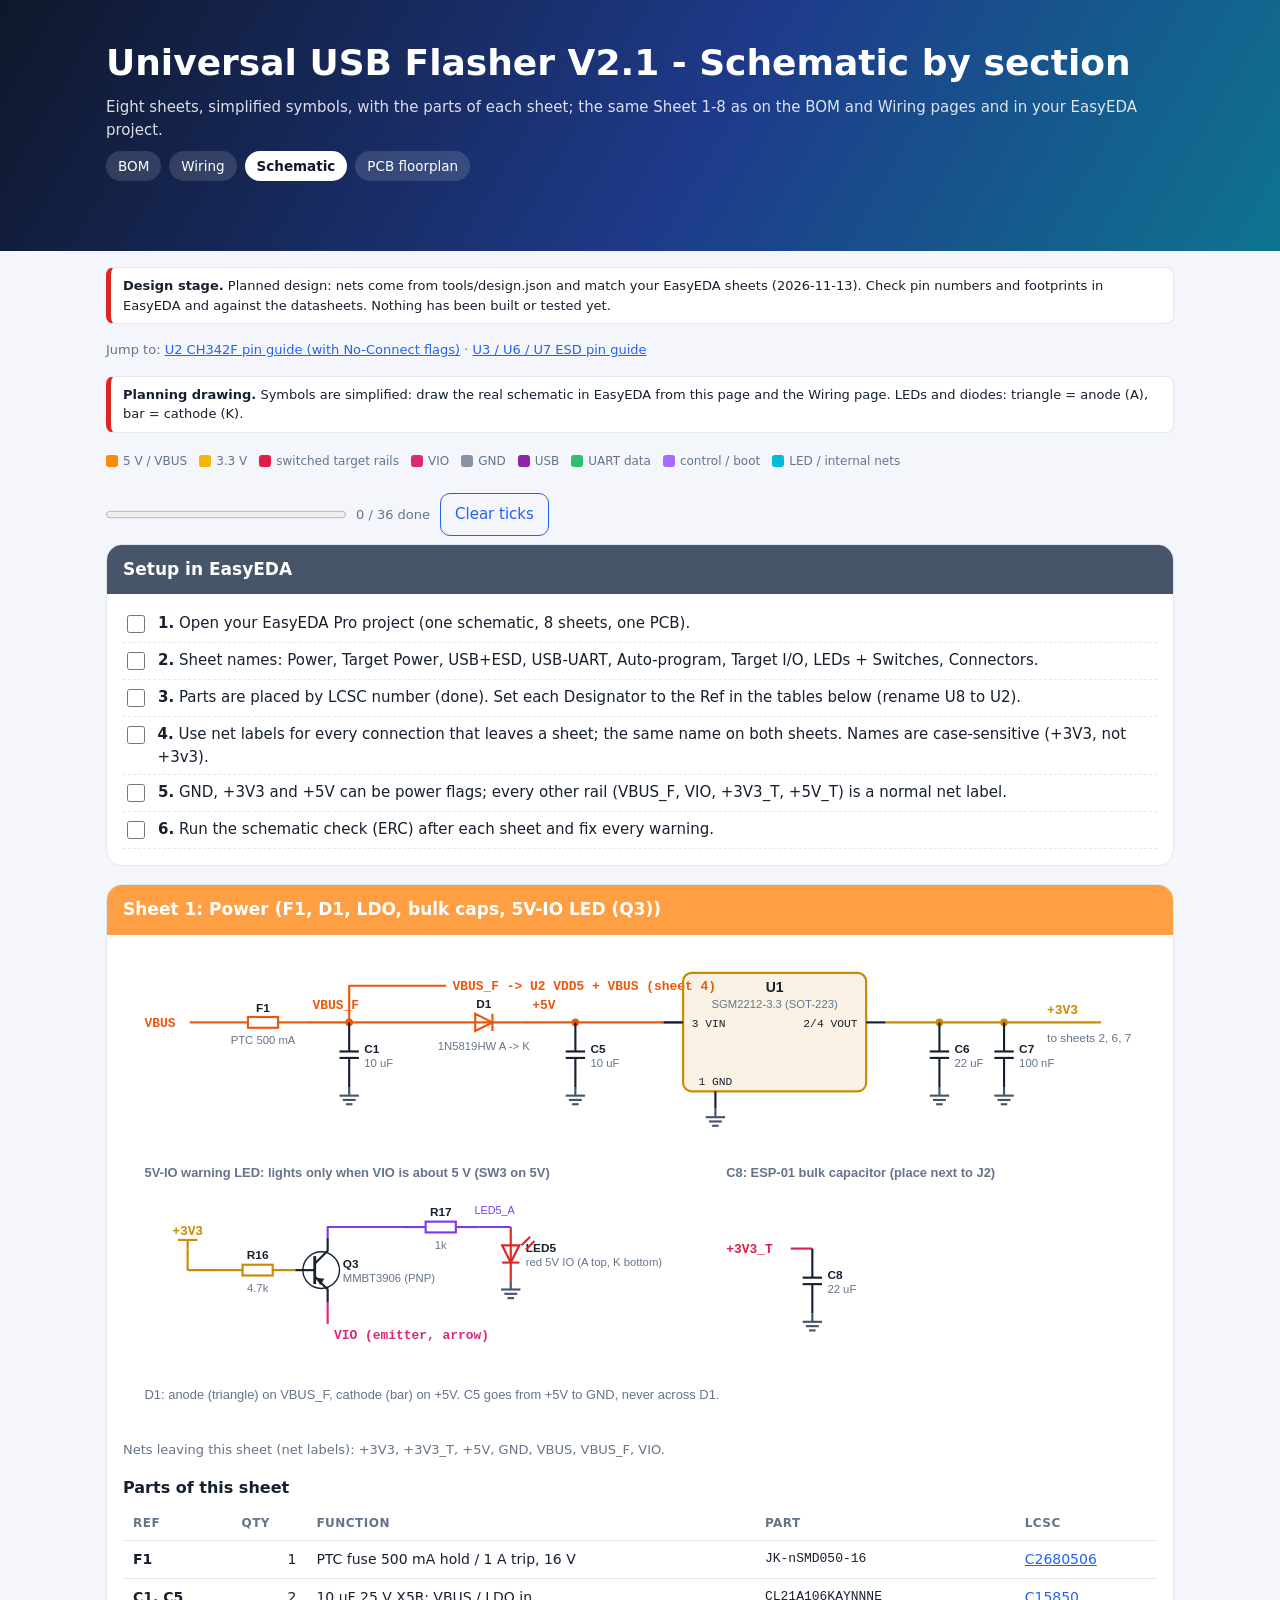
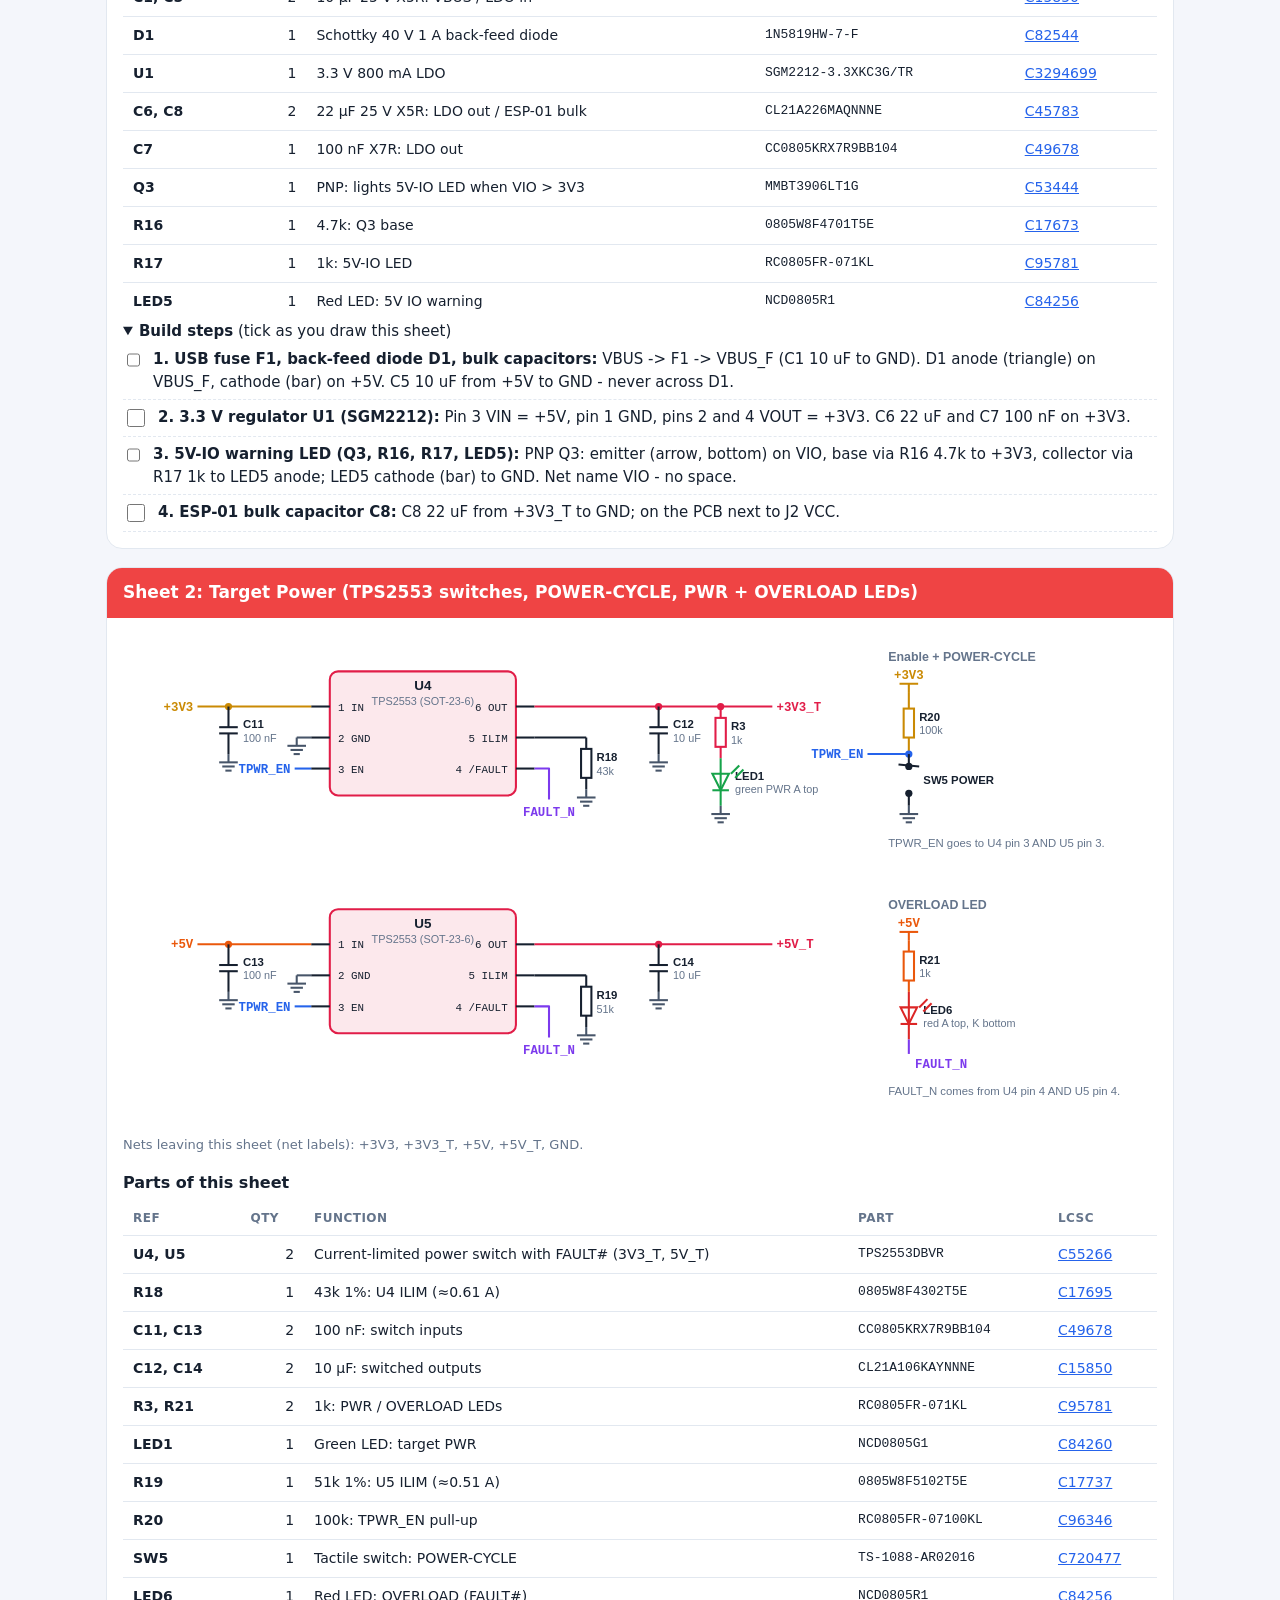
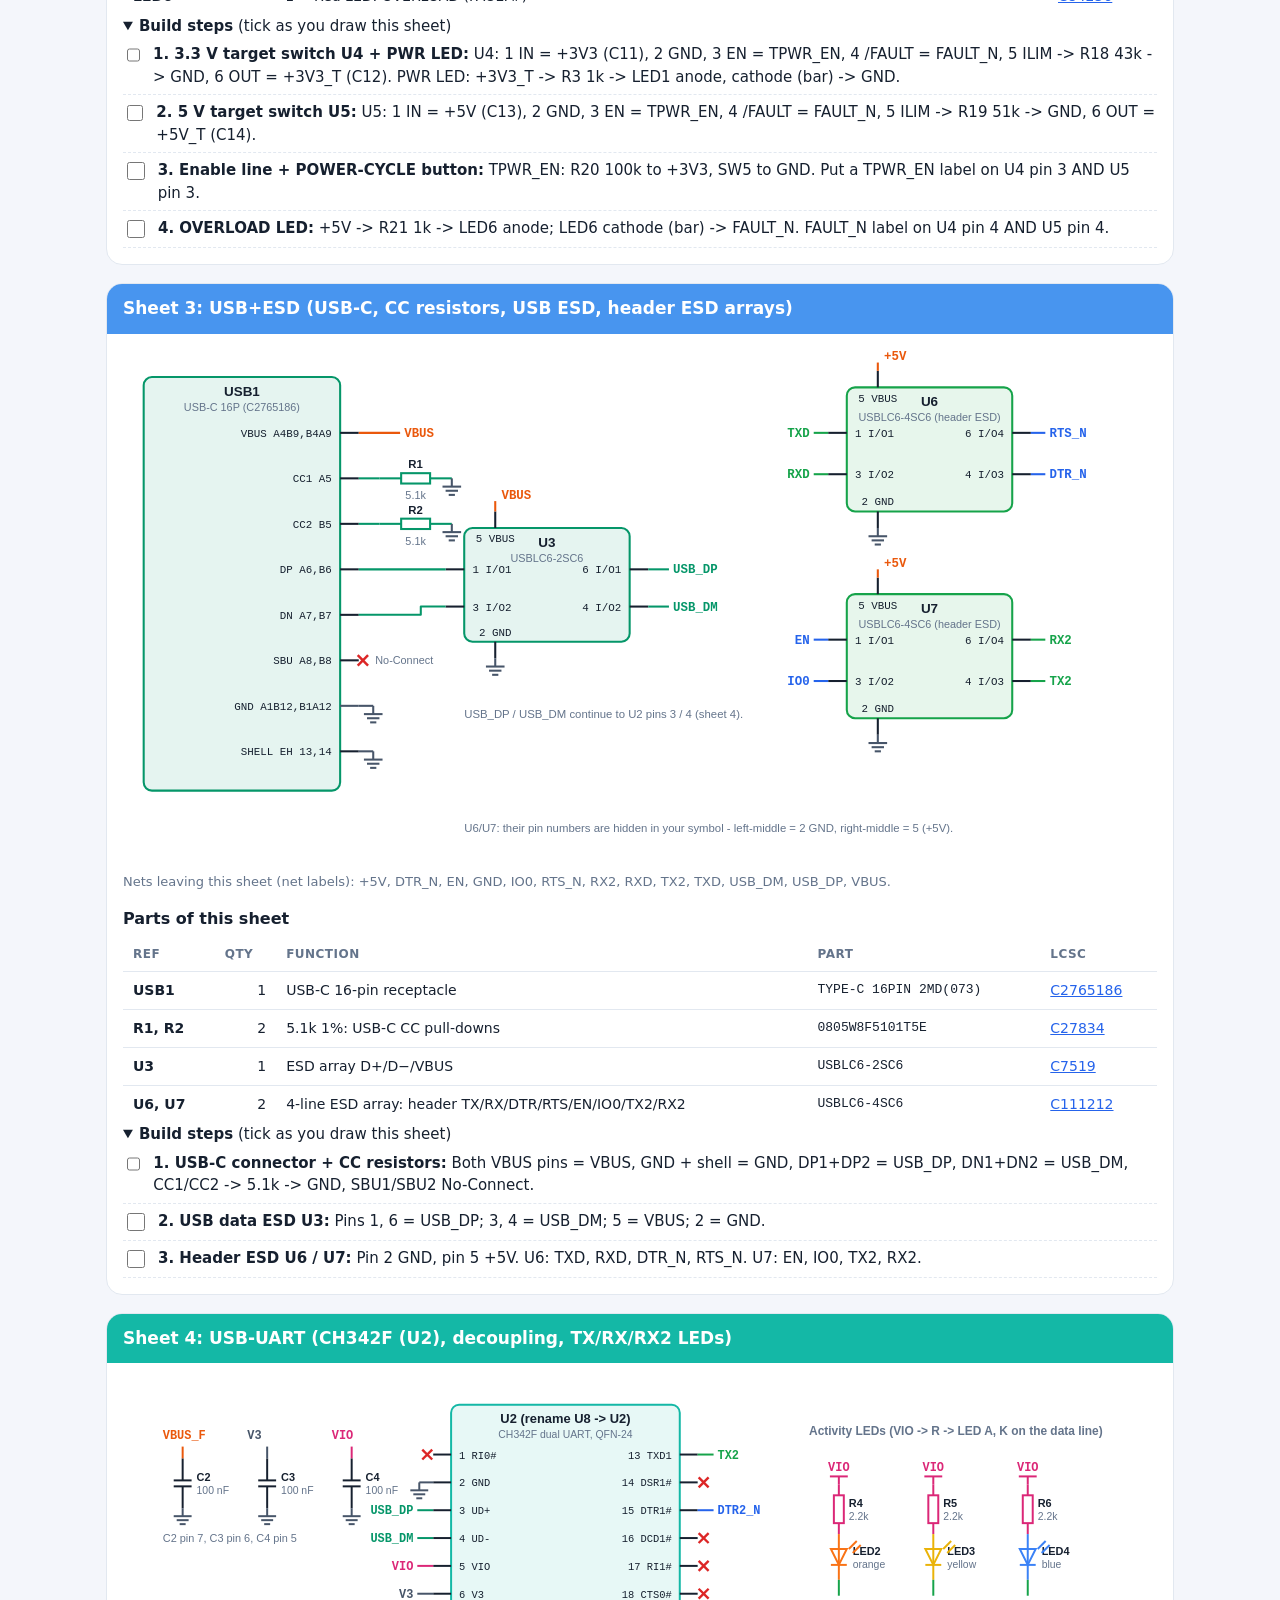
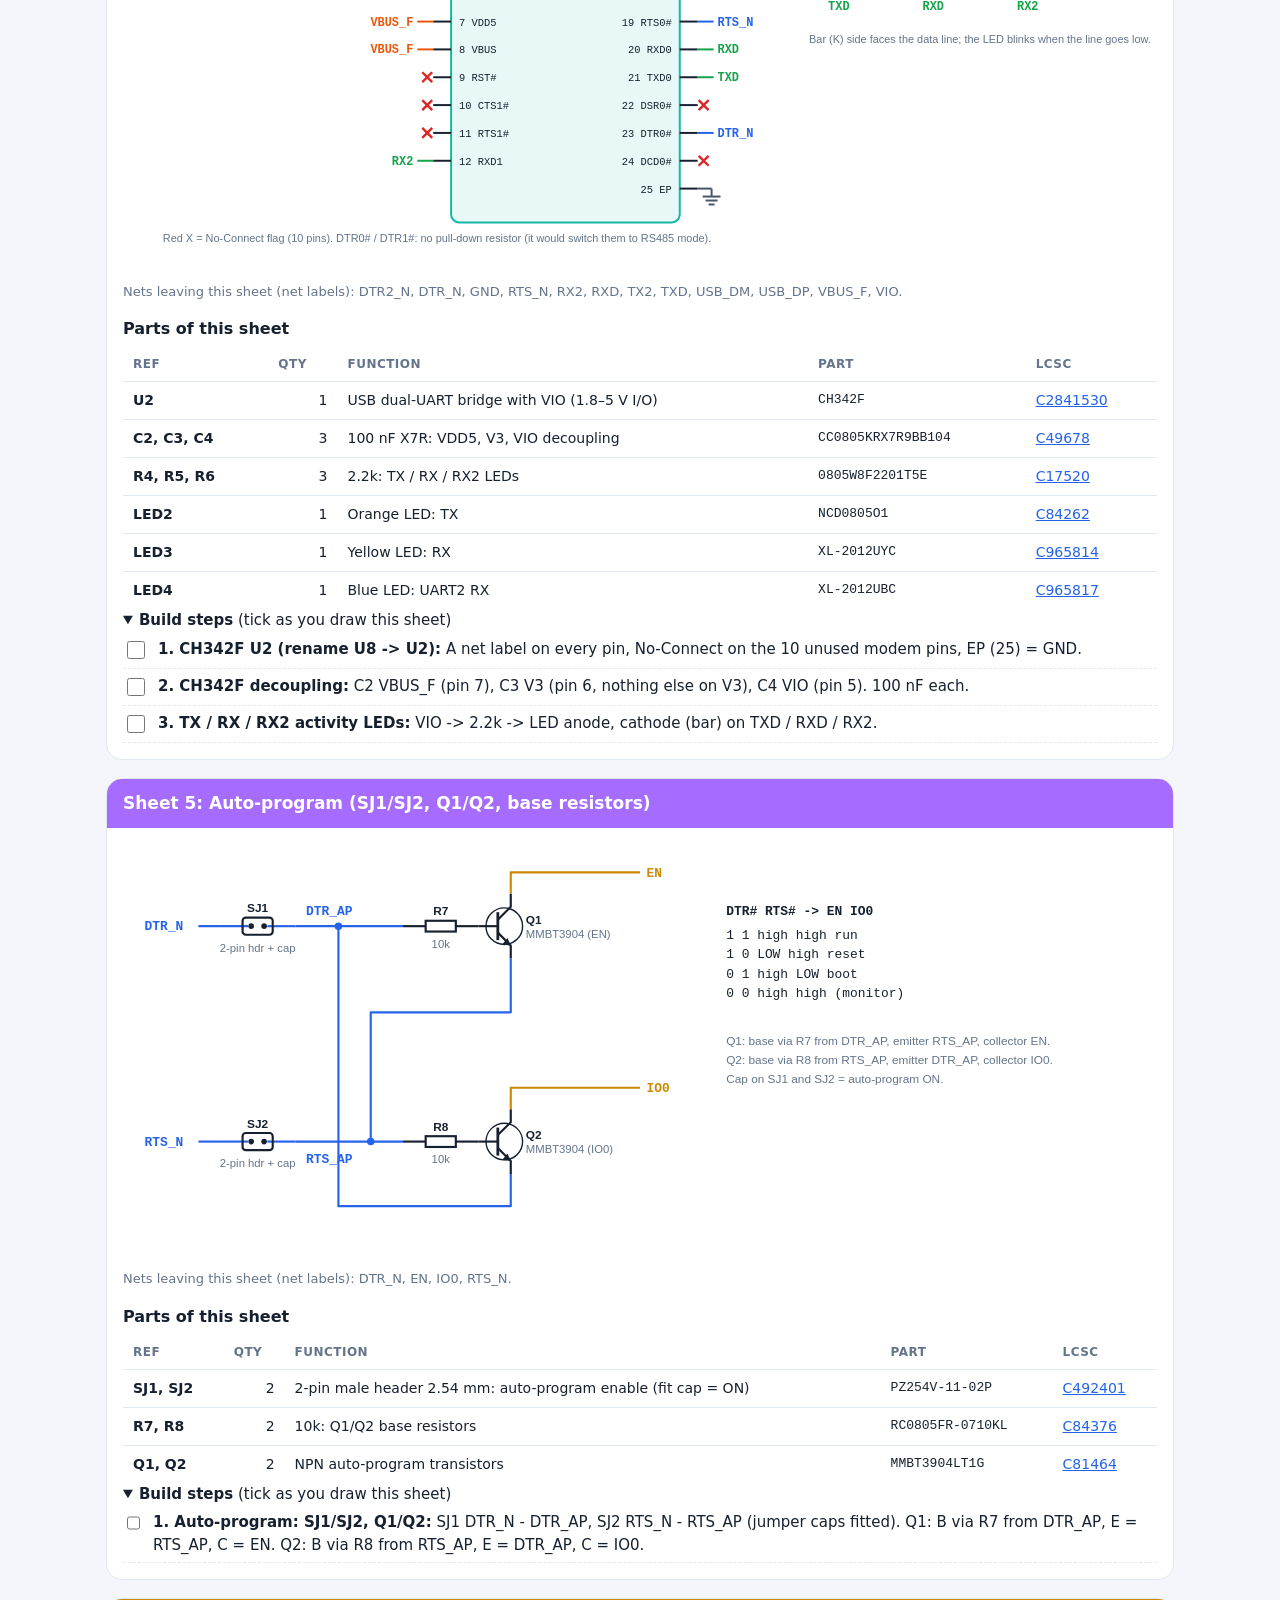
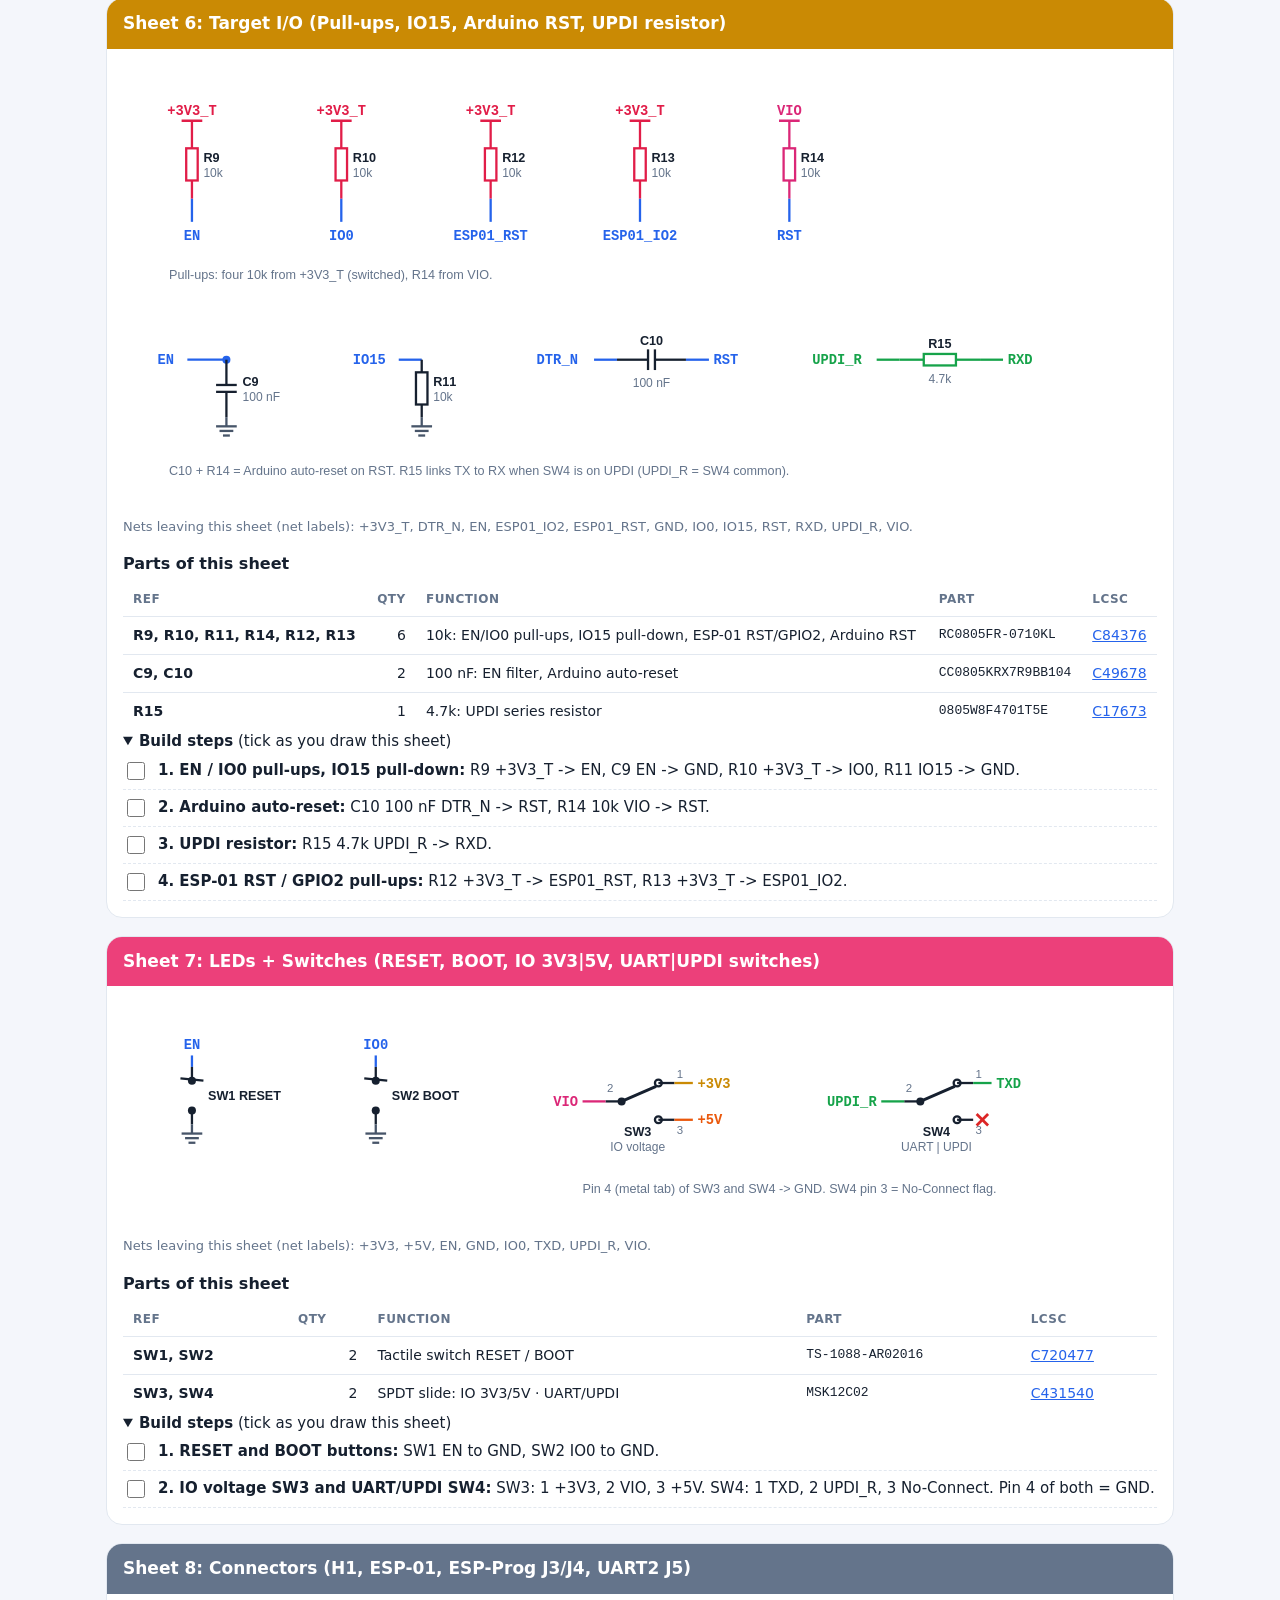
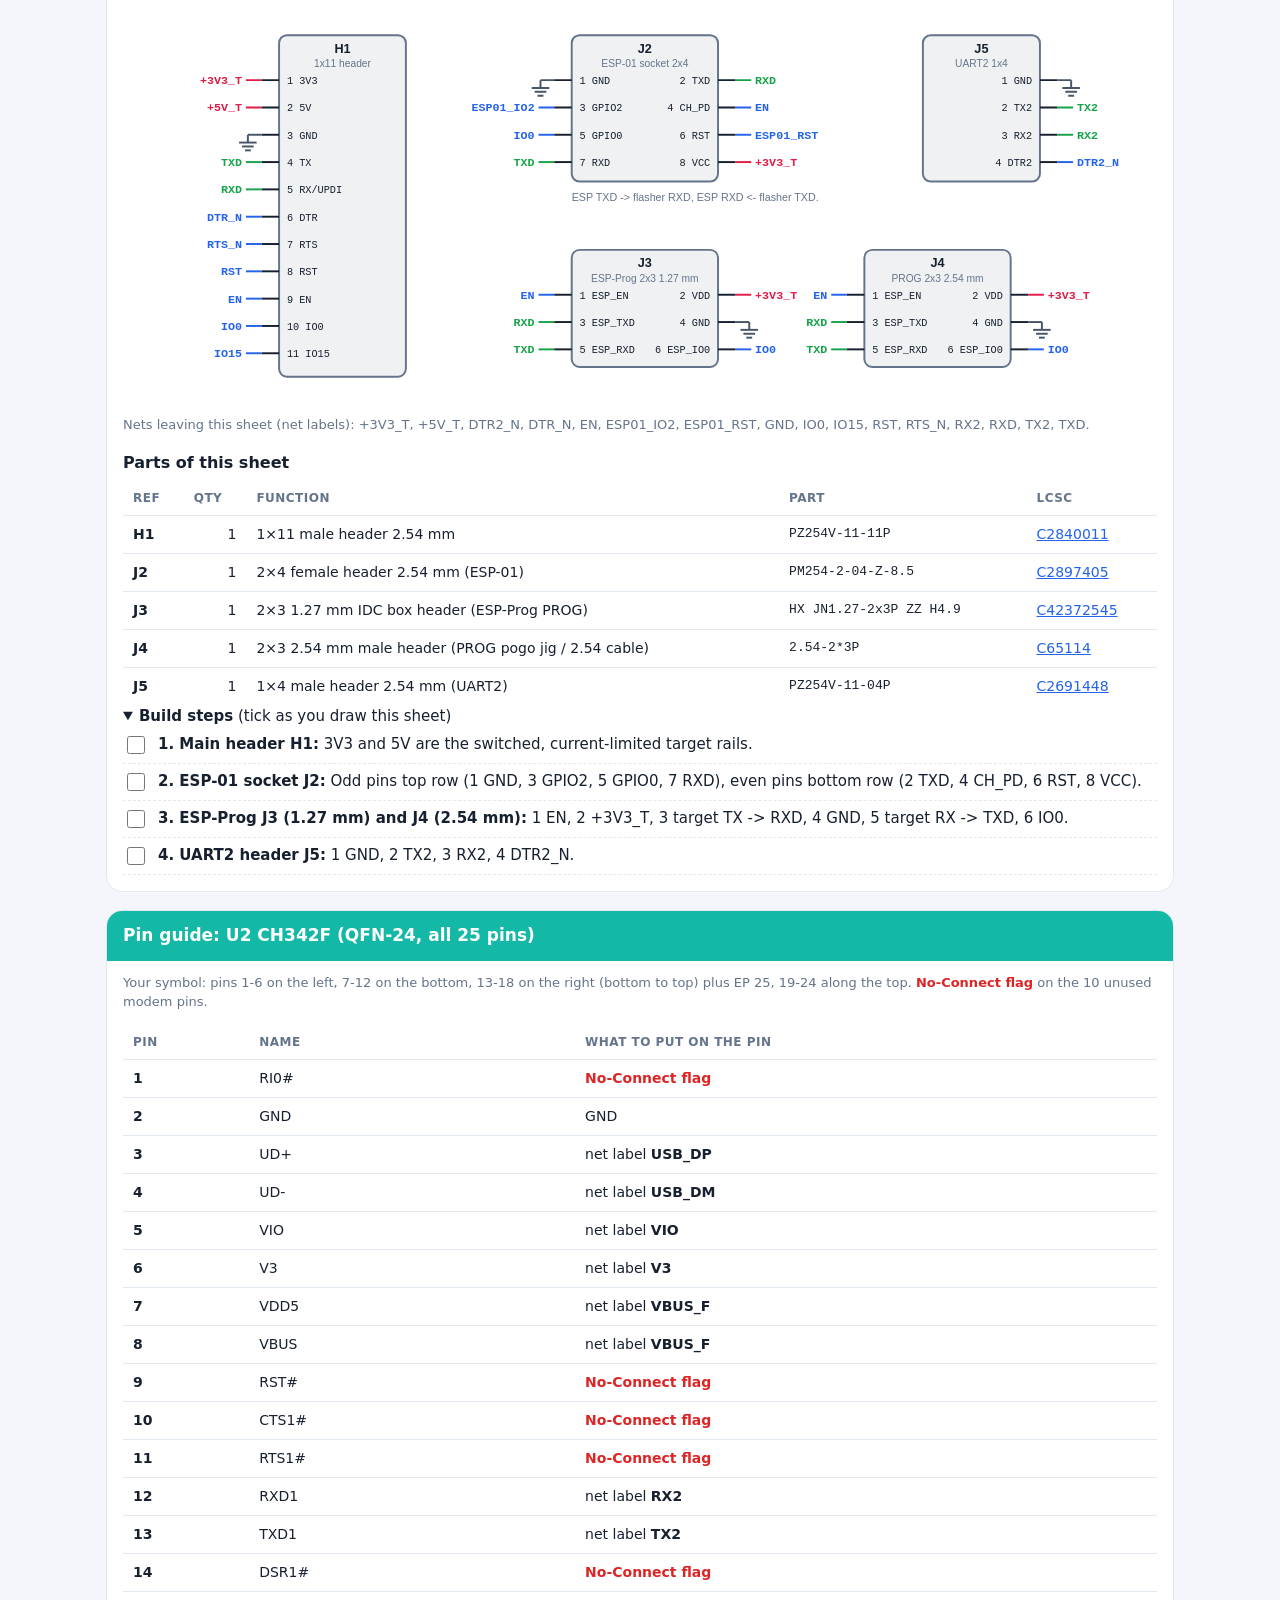
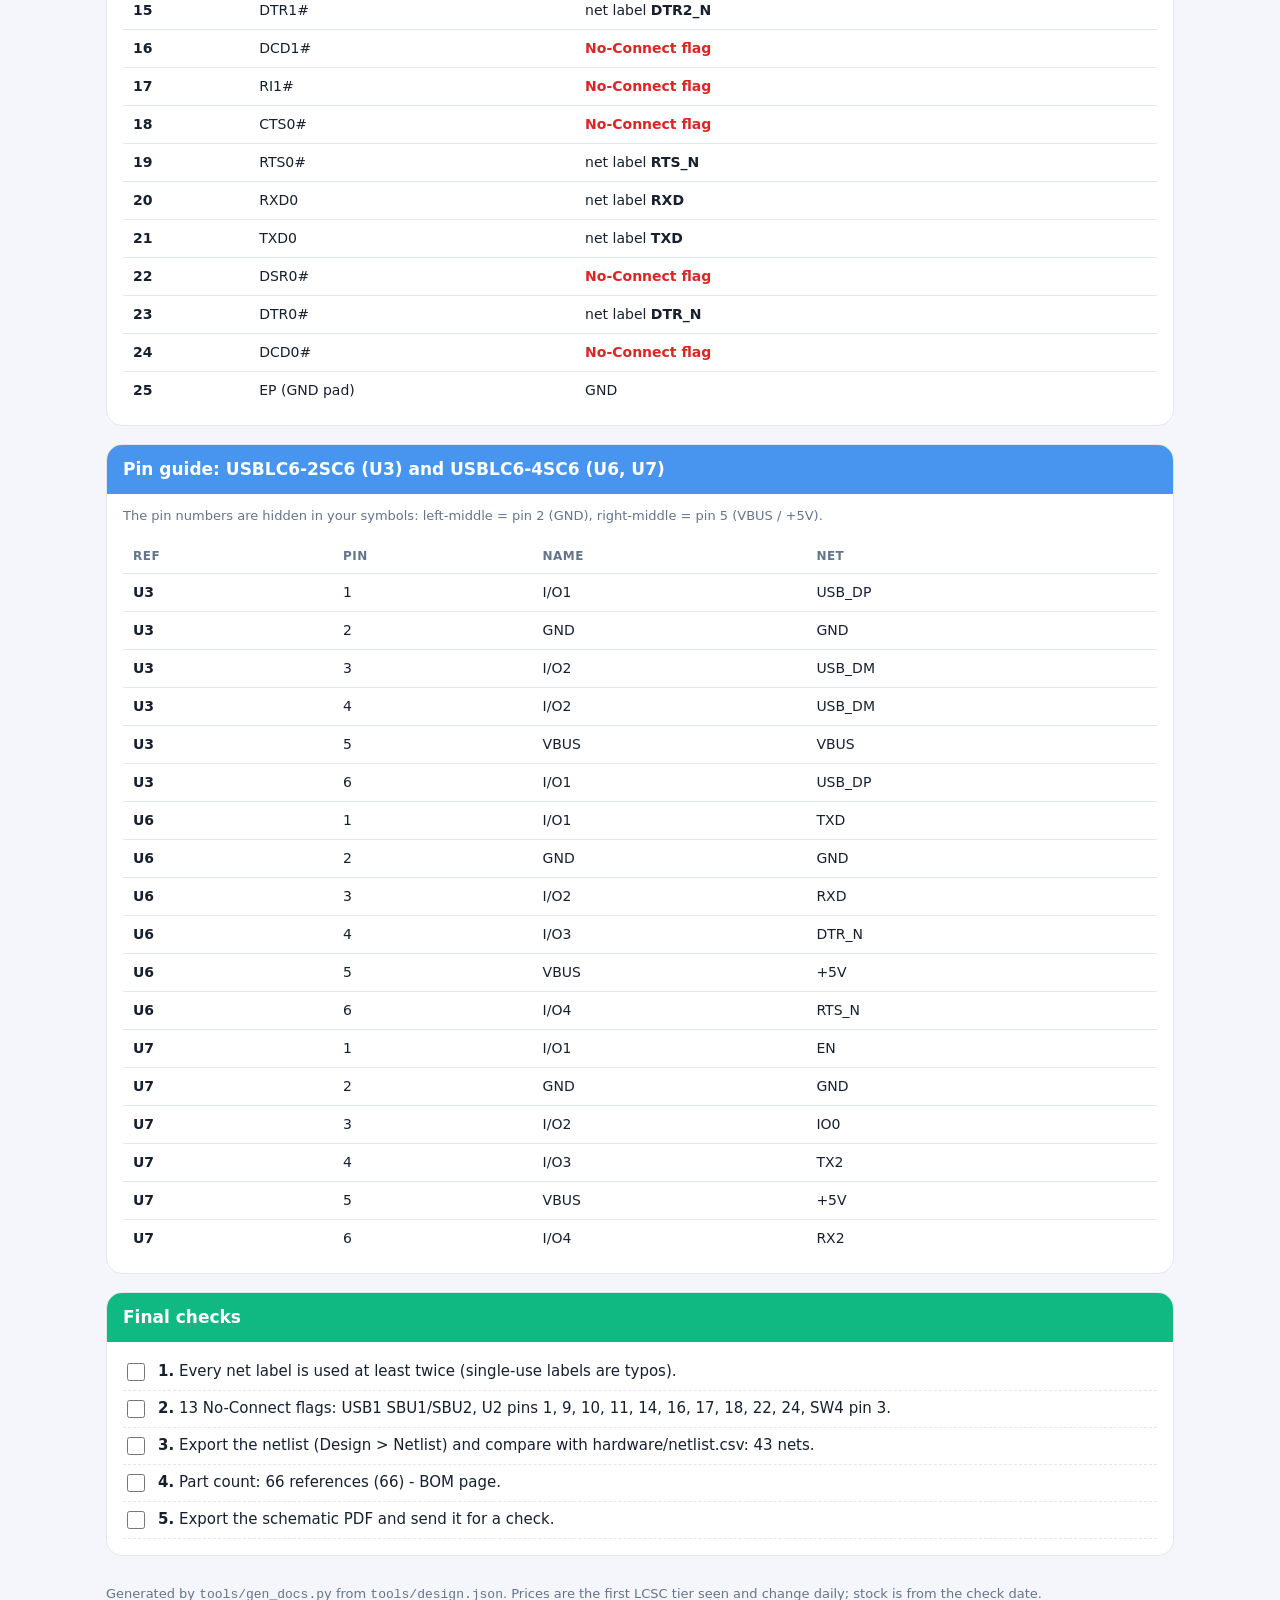
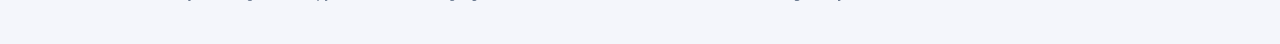
<file: docs/schematic-sections.html>
<!doctype html><html lang="en"><head><meta charset="utf-8"><meta name="viewport" content="width=device-width,initial-scale=1"><title>Universal USB Flasher V2.1 - Schematic by section</title><style>:root{--bg:#f4f6fb;--card:#fff;--ink:#16202f;--fg:#16202f;--mut:#64748b;--mute:#64748b;--line:#e2e8f0;--acc:#2563eb;--board:#e8efe4}
@media (prefers-color-scheme:dark){:root{--bg:#0b1220;--card:#131c2e;--ink:#e6edf7;--fg:#e6edf7;--mut:#93a3b8;--mute:#93a3b8;--line:#243049;--acc:#60a5fa;--board:#16251d}}
*{box-sizing:border-box}
body{margin:0;background:var(--bg);color:var(--ink);font:15px/1.5 system-ui,Segoe UI,Roboto,sans-serif}
header{padding:36px 16px 70px;background:linear-gradient(120deg,#0f172a,#1e3a8a 55%,#0e7490);color:#fff}
.wrap{max-width:1100px;margin:0 auto;padding:0 16px}
header h1{margin:0 0 6px;font-size:clamp(24px,4vw,36px)}
header p{margin:0;opacity:.85}
header nav a{color:#fff;background:#ffffff22;padding:5px 12px;border-radius:99px;margin:10px 8px 0 0;text-decoration:none;font-size:13.5px;display:inline-block}
header nav a.on{background:#fff;color:#0f172a;font-weight:700}
.stats{display:grid;grid-template-columns:repeat(auto-fit,minmax(150px,1fr));gap:12px;margin-top:-48px}
.stat{background:var(--card);border:1px solid var(--line);border-radius:14px;padding:14px 16px;box-shadow:0 6px 20px rgba(0,0,0,.08)}
.stat b{display:block;font-size:26px}.stat span{color:var(--mut);font-size:13px}
.top{margin-top:-48px}
.bar{display:flex;flex-wrap:wrap;gap:10px;align-items:center;margin:22px 0 8px}
.bar input[type=search],.bar input[type=number]{padding:9px 12px;border:1px solid var(--line);border-radius:10px;background:var(--card);color:var(--ink);font:inherit}
.bar input[type=search]{flex:1;min-width:200px}.bar input[type=number]{width:80px}
button{padding:9px 14px;border:0;border-radius:10px;background:var(--acc);color:#fff;font:inherit;cursor:pointer}
button.ghost{background:transparent;color:var(--acc);border:1px solid var(--acc)}
.prog{height:8px;border-radius:99px;background:var(--line);overflow:hidden;margin:6px 0 20px}
.prog i{display:block;height:100%;width:0;background:linear-gradient(90deg,#10b981,#22d3ee);transition:width .3s}
.card{background:var(--card);border:1px solid var(--line);border-radius:16px;margin:0 0 18px;overflow:hidden}
.card>h2{margin:0;padding:12px 16px;font-size:17px;color:#fff;background:var(--c,#475569);display:flex;justify-content:space-between;gap:10px;flex-wrap:wrap}
.card>*:not(h2){margin-left:16px;margin-right:16px}.card>h2+*{margin-top:12px}.card>*:last-child{margin-bottom:16px}
.card>h2 .cnt,.card>h2 label{color:#fff}.cnt{font-weight:400;font-size:13px;opacity:.92}
h3{font-size:1rem;margin:16px 0 6px}
.scroll{overflow-x:auto}
table{width:100%;border-collapse:collapse;min-width:640px;font-size:14px}
th,td{padding:8px 10px;text-align:left;border-top:1px solid var(--line);vertical-align:top}
th{font-size:12px;text-transform:uppercase;letter-spacing:.04em;color:var(--mut);border-top:0;white-space:nowrap}
td.num,td.n{text-align:right;white-space:nowrap}
tr.ok,tr.done{opacity:.5}tr.ok td,.step.ok span{text-decoration:line-through}
input.ck{width:18px;height:18px}
.mpn{display:block;font-family:ui-monospace,Consolas,monospace;font-size:13px}
.note{display:block;color:var(--mut);font-size:12.5px;margin-top:2px}.mut{color:var(--mut);font-size:13px}
a{color:var(--acc)}
.tag{display:inline-block;padding:1px 8px;border-radius:99px;font-size:11.5px;font-weight:600;background:#dcfce7;color:#166534}
.tag.LISTING{background:#fef3c7;color:#92400e}.tag.opt{background:#e2e8f0;color:#334155}.tag.VERIFIED{background:#dcfce7;color:#166534}
@media (prefers-color-scheme:dark){.tag{background:#14532d;color:#bbf7d0}.tag.LISTING{background:#78350f;color:#fde68a}.tag.opt{background:#334155;color:#e2e8f0}}
.warn{background:var(--card);border-left:5px solid #dc2626;border-radius:8px;padding:8px 12px;margin:16px 0;font-size:13px;border-top:1px solid var(--line);border-right:1px solid var(--line);border-bottom:1px solid var(--line)}
.rec{border-left:4px solid #10b981;padding:6px 12px;background:rgba(16,185,129,.1);border-radius:6px;margin:12px 0}
.chips{position:sticky;top:0;background:var(--bg);padding:8px 0;z-index:5;display:flex;flex-wrap:wrap;gap:6px;align-items:center;margin-top:14px}
.chips a,.chip{padding:4px 10px;border-radius:14px;color:#fff;text-decoration:none;font-size:12px;font-weight:700}
.pbar{height:8px;background:var(--line);border-radius:5px;overflow:hidden;min-width:140px}.pbar div{height:100%;background:#10b981;width:0}
ul.rules li,ol.steps li{margin:5px 0}.step{display:flex;gap:10px;padding:6px 0;border-bottom:1px dashed var(--line)}
svg.plan,svg.dia{max-width:100%;height:auto}svg.dia text{fill:var(--ink);font-family:system-ui,Segoe UI,sans-serif}.ref{font-size:12px;font-weight:700}.role{font-size:10.5px;fill:var(--mut)!important}.lab{font-size:9.5px;fill:var(--mut)!important}
.pin{font-size:11px}.net{font-size:11px;font-weight:700}.flag{font-size:10px;font-weight:700;fill:#10151c!important}.pill{font-size:11px;font-weight:700;fill:#fff!important}
.bx{cursor:pointer}.bx.ok{opacity:.35}
.w{cursor:pointer;transition:opacity .15s}svg.hl .w{opacity:.15}svg.hl .w.on{opacity:1}.w.done line{stroke-dasharray:4 4}.pt{cursor:pointer}.pt.ok rect{fill-opacity:.1;stroke-dasharray:.6 .6}.pt.ok text{opacity:.4}
.legend{margin:12px 0}.legend span{display:inline-block;margin-right:12px;font-size:12px;color:var(--mut)}.legend i{display:inline-block;width:12px;height:12px;border-radius:3px;margin-right:5px;vertical-align:middle}
footer{color:var(--mut);font-size:13px;padding:10px 0 40px}
@media print{header{background:#fff;color:#000}.bar,button,.chips{display:none}}</style></head><body><header><div class="wrap"><h1>Universal USB Flasher V2.1 - Schematic by section</h1><p>Eight sheets, simplified symbols, with the parts of each sheet; the same Sheet 1-8 as on the BOM and Wiring pages and in your EasyEDA project.</p><nav><a class="" href="bom.html">BOM</a><a class="" href="wiring-by-section.html">Wiring</a><a class="on" href="schematic-sections.html">Schematic</a><a class="" href="pcb-floorplan.html">PCB floorplan</a></nav></div></header><div class="wrap"><div class="warn"><b>Design stage.</b> Planned design: nets come from tools/design.json and match your EasyEDA sheets (2026-11-13). Check pin numbers and footprints in EasyEDA and against the datasheets. Nothing has been built or tested yet.</div><p class="mut">Jump to: <a href="#u2pins">U2 CH342F pin guide (with No-Connect flags)</a> &middot; <a href="#esdpins">U3 / U6 / U7 ESD pin guide</a></p><div class="warn"><b>Planning drawing.</b> Symbols are simplified: draw the real schematic in EasyEDA from this page and the Wiring page. LEDs and diodes: triangle = anode (A), bar = cathode (K).</div><p class="legend"><span><i style="background:#fb8c00"></i>5 V / VBUS</span><span><i style="background:#f4b400"></i>3.3 V</span><span><i style="background:#e11d48"></i>switched target rails</span><span><i style="background:#db2777"></i>VIO</span><span><i style="background:#8a93a3"></i>GND</span><span><i style="background:#8e24aa"></i>USB</span><span><i style="background:#2fbf71"></i>UART data</span><span><i style="background:#a66cff"></i>control / boot</span><span><i style="background:#00bcd4"></i>LED / internal nets</span></p><div class="bar"><progress id="pg" value="0" max="36" style="width:240px"></progress><span id="pt" class="mut"></span><button class="ghost" id="rs">Clear ticks</button></div><section class="card" id="setup" style="--c:#475569"><h2>Setup in EasyEDA</h2><div class="step"><input type="checkbox" class="ck" data-k="setup1"><span><b>1.</b> Open your EasyEDA Pro project (one schematic, 8 sheets, one PCB).</span></div><div class="step"><input type="checkbox" class="ck" data-k="setup2"><span><b>2.</b> Sheet names: Power, Target Power, USB+ESD, USB-UART, Auto-program, Target I/O, LEDs + Switches, Connectors.</span></div><div class="step"><input type="checkbox" class="ck" data-k="setup3"><span><b>3.</b> Parts are placed by LCSC number (done). Set each Designator to the Ref in the tables below (rename U8 to U2).</span></div><div class="step"><input type="checkbox" class="ck" data-k="setup4"><span><b>4.</b> Use net labels for every connection that leaves a sheet; the same name on both sheets. Names are case-sensitive (+3V3, not +3v3).</span></div><div class="step"><input type="checkbox" class="ck" data-k="setup5"><span><b>5.</b> GND, +3V3 and +5V can be power flags; every other rail (VBUS_F, VIO, +3V3_T, +5V_T) is a normal net label.</span></div><div class="step"><input type="checkbox" class="ck" data-k="setup6"><span><b>6.</b> Run the schematic check (ERC) after each sheet and fix every warning.</span></div></section><section class="card" id="P1" style="--c:#ff9f43"><h2>Sheet 1: Power (F1, D1, LDO, bulk caps, 5V-IO LED (Q3))</h2><div class="scroll"><svg viewBox="0 0 960 440" xmlns="http://www.w3.org/2000/svg" role="img" font-family="Segoe UI,Roboto,Arial,sans-serif"><text x="20" y="74" font-size="12" text-anchor="start" fill="#ea580c" font-weight="700" font-family="Consolas,monospace">VBUS</text><polyline points="62,70 90,70" fill="none" stroke="#ea580c" stroke-width="2" stroke-linejoin="round"/><polyline points="90,70 116.0,70" fill="none" stroke="#ea580c" stroke-width="2" stroke-linejoin="round"/><polyline points="144.0,70 170,70" fill="none" stroke="#ea580c" stroke-width="2" stroke-linejoin="round"/><rect x="116.0" y="65" width="28" height="10" fill="none" stroke="#ea580c" stroke-width="2"/><text x="130.0" y="60" font-size="11" text-anchor="middle" fill="var(--ink)" font-weight="700">F1</text><text x="130.0" y="90" font-size="10.5" text-anchor="middle" fill="var(--mute)" font-weight="400">PTC 500 mA</text><polyline points="170,70 300,70" fill="none" stroke="#ea580c" stroke-width="2" stroke-linejoin="round"/><circle cx="210" cy="70" r="3.5" fill="#ea580c"/><text x="176" y="58" font-size="12" text-anchor="start" fill="#ea580c" font-weight="700" font-family="Consolas,monospace">VBUS_F</text><polyline points="210,70 210,97.0" fill="none" stroke="var(--ink)" stroke-width="2" stroke-linejoin="round"/><polyline points="210,103.0 210,130" fill="none" stroke="var(--ink)" stroke-width="2" stroke-linejoin="round"/><polyline points="201,97.0 219,97.0" fill="none" stroke="var(--ink)" stroke-width="2" stroke-linejoin="round"/><polyline points="201,103.0 219,103.0" fill="none" stroke="var(--ink)" stroke-width="2" stroke-linejoin="round"/><text x="224" y="98.0" font-size="11" text-anchor="start" fill="var(--ink)" font-weight="700">C1</text><text x="224" y="111.0" font-size="10.5" text-anchor="start" fill="var(--mute)" font-weight="400">10 uF</text><polyline points="210,130 210,138" fill="none" stroke="#475569" stroke-width="2" stroke-linejoin="round"/><polyline points="201,138 219,138" fill="none" stroke="#475569" stroke-width="2" stroke-linejoin="round"/><polyline points="204,142 216,142" fill="none" stroke="#475569" stroke-width="2" stroke-linejoin="round"/><polyline points="207,146 213,146" fill="none" stroke="#475569" stroke-width="2" stroke-linejoin="round"/><polyline points="210,70 210,36 300,36" fill="none" stroke="#ea580c" stroke-width="2" stroke-linejoin="round"/><text x="306" y="40" font-size="12" text-anchor="start" fill="#ea580c" font-weight="700" font-family="Consolas,monospace">VBUS_F -&gt; U2 VDD5 + VBUS (sheet 4)</text><polyline points="300,70 370,70" fill="none" stroke="#ea580c" stroke-width="2" stroke-linejoin="round"/><polygon points="327.0,62 327.0,78 343.0,70" fill="none" stroke="#ea580c" stroke-width="2"/><polyline points="343.0,62 343.0,78" fill="none" stroke="#ea580c" stroke-width="2" stroke-linejoin="round"/><text x="335.0" y="57" font-size="11" text-anchor="middle" fill="var(--ink)" font-weight="700">D1</text><text x="335.0" y="96" font-size="10.5" text-anchor="middle" fill="var(--mute)" font-weight="400">1N5819HW  A -&gt; K</text><polyline points="370,70 520,70" fill="none" stroke="#ea580c" stroke-width="2" stroke-linejoin="round"/><circle cx="420" cy="70" r="3.5" fill="#ea580c"/><text x="380" y="58" font-size="12" text-anchor="start" fill="#ea580c" font-weight="700" font-family="Consolas,monospace">+5V</text><polyline points="420,70 420,97.0" fill="none" stroke="var(--ink)" stroke-width="2" stroke-linejoin="round"/><polyline points="420,103.0 420,130" fill="none" stroke="var(--ink)" stroke-width="2" stroke-linejoin="round"/><polyline points="411,97.0 429,97.0" fill="none" stroke="var(--ink)" stroke-width="2" stroke-linejoin="round"/><polyline points="411,103.0 429,103.0" fill="none" stroke="var(--ink)" stroke-width="2" stroke-linejoin="round"/><text x="434" y="98.0" font-size="11" text-anchor="start" fill="var(--ink)" font-weight="700">C5</text><text x="434" y="111.0" font-size="10.5" text-anchor="start" fill="var(--mute)" font-weight="400">10 uF</text><polyline points="420,130 420,138" fill="none" stroke="#475569" stroke-width="2" stroke-linejoin="round"/><polyline points="411,138 429,138" fill="none" stroke="#475569" stroke-width="2" stroke-linejoin="round"/><polyline points="414,142 426,142" fill="none" stroke="#475569" stroke-width="2" stroke-linejoin="round"/><polyline points="417,146 423,146" fill="none" stroke="#475569" stroke-width="2" stroke-linejoin="round"/><rect x="520" y="24" width="170" height="110" rx="8" fill="#ca8a04" fill-opacity="0.10" stroke="#ca8a04" stroke-width="2"/><text x="605.0" y="42" font-size="13" text-anchor="middle" fill="var(--ink)" font-weight="700">U1</text><text x="605.0" y="57" font-size="10.5" text-anchor="middle" fill="var(--mute)" font-weight="400">SGM2212-3.3 (SOT-223)</text><polyline points="520,70 502,70" fill="none" stroke="var(--ink)" stroke-width="2" stroke-linejoin="round"/><text x="528" y="74" font-size="10.5" text-anchor="start" fill="var(--ink)" font-weight="400" font-family="Consolas,monospace">3 VIN</text><polyline points="690,70 708,70" fill="none" stroke="var(--ink)" stroke-width="2" stroke-linejoin="round"/><text x="682" y="74" font-size="10.5" text-anchor="end" fill="var(--ink)" font-weight="400" font-family="Consolas,monospace">2/4 VOUT</text><polyline points="550,134 550,150" fill="none" stroke="var(--ink)" stroke-width="2" stroke-linejoin="round"/><text x="550" y="128" font-size="10.5" text-anchor="middle" fill="var(--ink)" font-weight="400" font-family="Consolas,monospace">1 GND</text><polyline points="500,70 502,70" fill="none" stroke="#ea580c" stroke-width="2" stroke-linejoin="round"/><polyline points="550,150 550,158" fill="none" stroke="#475569" stroke-width="2" stroke-linejoin="round"/><polyline points="541,158 559,158" fill="none" stroke="#475569" stroke-width="2" stroke-linejoin="round"/><polyline points="544,162 556,162" fill="none" stroke="#475569" stroke-width="2" stroke-linejoin="round"/><polyline points="547,166 553,166" fill="none" stroke="#475569" stroke-width="2" stroke-linejoin="round"/><polyline points="708,70 908,70" fill="none" stroke="#ca8a04" stroke-width="2" stroke-linejoin="round"/><circle cx="758" cy="70" r="3.5" fill="#ca8a04"/><circle cx="818" cy="70" r="3.5" fill="#ca8a04"/><polyline points="758,70 758,97.0" fill="none" stroke="var(--ink)" stroke-width="2" stroke-linejoin="round"/><polyline points="758,103.0 758,130" fill="none" stroke="var(--ink)" stroke-width="2" stroke-linejoin="round"/><polyline points="749,97.0 767,97.0" fill="none" stroke="var(--ink)" stroke-width="2" stroke-linejoin="round"/><polyline points="749,103.0 767,103.0" fill="none" stroke="var(--ink)" stroke-width="2" stroke-linejoin="round"/><text x="772" y="98.0" font-size="11" text-anchor="start" fill="var(--ink)" font-weight="700">C6</text><text x="772" y="111.0" font-size="10.5" text-anchor="start" fill="var(--mute)" font-weight="400">22 uF</text><polyline points="758,130 758,138" fill="none" stroke="#475569" stroke-width="2" stroke-linejoin="round"/><polyline points="749,138 767,138" fill="none" stroke="#475569" stroke-width="2" stroke-linejoin="round"/><polyline points="752,142 764,142" fill="none" stroke="#475569" stroke-width="2" stroke-linejoin="round"/><polyline points="755,146 761,146" fill="none" stroke="#475569" stroke-width="2" stroke-linejoin="round"/><polyline points="818,70 818,97.0" fill="none" stroke="var(--ink)" stroke-width="2" stroke-linejoin="round"/><polyline points="818,103.0 818,130" fill="none" stroke="var(--ink)" stroke-width="2" stroke-linejoin="round"/><polyline points="809,97.0 827,97.0" fill="none" stroke="var(--ink)" stroke-width="2" stroke-linejoin="round"/><polyline points="809,103.0 827,103.0" fill="none" stroke="var(--ink)" stroke-width="2" stroke-linejoin="round"/><text x="832" y="98.0" font-size="11" text-anchor="start" fill="var(--ink)" font-weight="700">C7</text><text x="832" y="111.0" font-size="10.5" text-anchor="start" fill="var(--mute)" font-weight="400">100 nF</text><polyline points="818,130 818,138" fill="none" stroke="#475569" stroke-width="2" stroke-linejoin="round"/><polyline points="809,138 827,138" fill="none" stroke="#475569" stroke-width="2" stroke-linejoin="round"/><polyline points="812,142 824,142" fill="none" stroke="#475569" stroke-width="2" stroke-linejoin="round"/><polyline points="815,146 821,146" fill="none" stroke="#475569" stroke-width="2" stroke-linejoin="round"/><text x="858" y="62" font-size="12" text-anchor="start" fill="#ca8a04" font-weight="700" font-family="Consolas,monospace">+3V3</text><text x="858" y="88" font-size="11" text-anchor="start" fill="var(--mute)" font-weight="400">to sheets 2, 6, 7</text><text x="20" y="214" font-size="12" text-anchor="start" fill="var(--mute)" font-weight="700">5V-IO warning LED: lights only when VIO is about 5 V (SW3 on 5V)</text><polyline points="60,280 60,272" fill="none" stroke="#ca8a04" stroke-width="2" stroke-linejoin="round"/><polyline points="51,272 69,272" fill="none" stroke="#ca8a04" stroke-width="2" stroke-linejoin="round"/><text x="60" y="267" font-size="12" text-anchor="middle" fill="#ca8a04" font-weight="700" font-family="Consolas,monospace">+3V3</text><polyline points="60,280 60,300" fill="none" stroke="#ca8a04" stroke-width="2" stroke-linejoin="round"/><polyline points="60,300 90,300" fill="none" stroke="#ca8a04" stroke-width="2" stroke-linejoin="round"/><polyline points="90,300 111.0,300" fill="none" stroke="#ca8a04" stroke-width="2" stroke-linejoin="round"/><polyline points="139.0,300 160,300" fill="none" stroke="#ca8a04" stroke-width="2" stroke-linejoin="round"/><rect x="111.0" y="295" width="28" height="10" fill="none" stroke="#ca8a04" stroke-width="2"/><text x="125.0" y="290" font-size="11" text-anchor="middle" fill="var(--ink)" font-weight="700">R16</text><text x="125.0" y="320" font-size="10.5" text-anchor="middle" fill="var(--mute)" font-weight="400">4.7k</text><polyline points="160,300 178,300" fill="none" stroke="var(--ink)" stroke-width="2" stroke-linejoin="round"/><polyline points="178,287 178,313" fill="none" stroke="var(--ink)" stroke-width="2.6" stroke-linejoin="round"/><polyline points="178,294 190,282 190,270" fill="none" stroke="var(--ink)" stroke-width="2" stroke-linejoin="round"/><polyline points="178,306 190,318 190,330" fill="none" stroke="var(--ink)" stroke-width="2" stroke-linejoin="round"/><circle cx="184" cy="300" r="17" fill="none" stroke="var(--ink)" stroke-width="1.3"/><polygon points="180,307 187,308 183,314" fill="var(--ink)"/><text x="204" y="298" font-size="11" text-anchor="start" fill="var(--ink)" font-weight="700">Q3</text><text x="204" y="311" font-size="10.5" text-anchor="start" fill="var(--mute)" font-weight="400">MMBT3906 (PNP)</text><polyline points="190,330 190,350" fill="none" stroke="#db2777" stroke-width="2" stroke-linejoin="round"/><text x="196" y="364" font-size="12" text-anchor="start" fill="#db2777" font-weight="700" font-family="Consolas,monospace">VIO (emitter, arrow)</text><polyline points="190,270 190,260 260,260" fill="none" stroke="#7c3aed" stroke-width="2" stroke-linejoin="round"/><polyline points="260,260 281.0,260" fill="none" stroke="#7c3aed" stroke-width="2" stroke-linejoin="round"/><polyline points="309.0,260 330,260" fill="none" stroke="#7c3aed" stroke-width="2" stroke-linejoin="round"/><rect x="281.0" y="255" width="28" height="10" fill="none" stroke="#7c3aed" stroke-width="2"/><text x="295.0" y="250" font-size="11" text-anchor="middle" fill="var(--ink)" font-weight="700">R17</text><text x="295.0" y="280" font-size="10.5" text-anchor="middle" fill="var(--mute)" font-weight="400">1k</text><polyline points="330,260 360,260" fill="none" stroke="#7c3aed" stroke-width="2" stroke-linejoin="round"/><text x="345" y="248" font-size="10" text-anchor="middle" fill="#7c3aed" font-weight="400">LED5_A</text><polyline points="360,260 360,310" fill="none" stroke="#dc2626" stroke-width="2" stroke-linejoin="round"/><polygon points="352,277.0 368,277.0 360,293.0" fill="none" stroke="#dc2626" stroke-width="2"/><polyline points="352,293.0 368,293.0" fill="none" stroke="#dc2626" stroke-width="2" stroke-linejoin="round"/><text x="374" y="283.0" font-size="11" text-anchor="start" fill="var(--ink)" font-weight="700">LED5</text><text x="374" y="296.0" font-size="10.5" text-anchor="start" fill="var(--mute)" font-weight="400">red 5V IO  (A top, K bottom)</text><polyline points="370,277.0 378,269.0" fill="none" stroke="#dc2626" stroke-width="2" stroke-linejoin="round"/><polyline points="374,281.0 382,273.0" fill="none" stroke="#dc2626" stroke-width="2" stroke-linejoin="round"/><polyline points="360,310 360,318" fill="none" stroke="#475569" stroke-width="2" stroke-linejoin="round"/><polyline points="351,318 369,318" fill="none" stroke="#475569" stroke-width="2" stroke-linejoin="round"/><polyline points="354,322 366,322" fill="none" stroke="#475569" stroke-width="2" stroke-linejoin="round"/><polyline points="357,326 363,326" fill="none" stroke="#475569" stroke-width="2" stroke-linejoin="round"/><text x="560" y="214" font-size="12" text-anchor="start" fill="var(--mute)" font-weight="700">C8: ESP-01 bulk capacitor (place next to J2)</text><text x="560" y="284" font-size="12" text-anchor="start" fill="#e11d48" font-weight="700" font-family="Consolas,monospace">+3V3_T</text><polyline points="620,280 640,280" fill="none" stroke="#e11d48" stroke-width="2" stroke-linejoin="round"/><polyline points="640,280 640,307.0" fill="none" stroke="var(--ink)" stroke-width="2" stroke-linejoin="round"/><polyline points="640,313.0 640,340" fill="none" stroke="var(--ink)" stroke-width="2" stroke-linejoin="round"/><polyline points="631,307.0 649,307.0" fill="none" stroke="var(--ink)" stroke-width="2" stroke-linejoin="round"/><polyline points="631,313.0 649,313.0" fill="none" stroke="var(--ink)" stroke-width="2" stroke-linejoin="round"/><text x="654" y="308.0" font-size="11" text-anchor="start" fill="var(--ink)" font-weight="700">C8</text><text x="654" y="321.0" font-size="10.5" text-anchor="start" fill="var(--mute)" font-weight="400">22 uF</text><polyline points="640,340 640,348" fill="none" stroke="#475569" stroke-width="2" stroke-linejoin="round"/><polyline points="631,348 649,348" fill="none" stroke="#475569" stroke-width="2" stroke-linejoin="round"/><polyline points="634,352 646,352" fill="none" stroke="#475569" stroke-width="2" stroke-linejoin="round"/><polyline points="637,356 643,356" fill="none" stroke="#475569" stroke-width="2" stroke-linejoin="round"/><text x="20" y="420" font-size="12" text-anchor="start" fill="var(--mute)" font-weight="400">D1: anode (triangle) on VBUS_F, cathode (bar) on +5V. C5 goes from +5V to GND, never across D1.</text></svg></div><p class="mut">Nets leaving this sheet (net labels): +3V3, +3V3_T, +5V, GND, VBUS, VBUS_F, VIO.</p><h3>Parts of this sheet</h3><div class="scroll"><table><thead><tr><th>Ref</th><th>Qty</th><th>Function</th><th>Part</th><th>LCSC</th></tr></thead><tbody><tr><td><b>F1</b></td><td class="n">1</td><td>PTC fuse 500 mA hold / 1 A trip, 16 V</td><td><span class="mpn">JK-nSMD050-16</span></td><td><a href="https://www.lcsc.com/product-detail/C2680506.html" target="_blank" rel="noopener">C2680506</a></td></tr><tr><td><b>C1, C5</b></td><td class="n">2</td><td>10 µF 25 V X5R: VBUS / LDO in</td><td><span class="mpn">CL21A106KAYNNNE</span></td><td><a href="https://www.lcsc.com/product-detail/C15850.html" target="_blank" rel="noopener">C15850</a></td></tr><tr><td><b>D1</b></td><td class="n">1</td><td>Schottky 40 V 1 A back-feed diode</td><td><span class="mpn">1N5819HW-7-F</span></td><td><a href="https://www.lcsc.com/product-detail/C82544.html" target="_blank" rel="noopener">C82544</a></td></tr><tr><td><b>U1</b></td><td class="n">1</td><td>3.3 V 800 mA LDO</td><td><span class="mpn">SGM2212-3.3XKC3G/TR</span></td><td><a href="https://www.lcsc.com/product-detail/C3294699.html" target="_blank" rel="noopener">C3294699</a></td></tr><tr><td><b>C6, C8</b></td><td class="n">2</td><td>22 µF 25 V X5R: LDO out / ESP-01 bulk</td><td><span class="mpn">CL21A226MAQNNNE</span></td><td><a href="https://www.lcsc.com/product-detail/C45783.html" target="_blank" rel="noopener">C45783</a></td></tr><tr><td><b>C7</b></td><td class="n">1</td><td>100 nF X7R: LDO out</td><td><span class="mpn">CC0805KRX7R9BB104</span></td><td><a href="https://www.lcsc.com/product-detail/C49678.html" target="_blank" rel="noopener">C49678</a></td></tr><tr><td><b>Q3</b></td><td class="n">1</td><td>PNP: lights 5V-IO LED when VIO &gt; 3V3</td><td><span class="mpn">MMBT3906LT1G</span></td><td><a href="https://www.lcsc.com/product-detail/C53444.html" target="_blank" rel="noopener">C53444</a></td></tr><tr><td><b>R16</b></td><td class="n">1</td><td>4.7k: Q3 base</td><td><span class="mpn">0805W8F4701T5E</span></td><td><a href="https://www.lcsc.com/product-detail/C17673.html" target="_blank" rel="noopener">C17673</a></td></tr><tr><td><b>R17</b></td><td class="n">1</td><td>1k: 5V-IO LED</td><td><span class="mpn">RC0805FR-071KL</span></td><td><a href="https://www.lcsc.com/product-detail/C95781.html" target="_blank" rel="noopener">C95781</a></td></tr><tr><td><b>LED5</b></td><td class="n">1</td><td>Red LED: 5V IO warning</td><td><span class="mpn">NCD0805R1</span></td><td><a href="https://www.lcsc.com/product-detail/C84256.html" target="_blank" rel="noopener">C84256</a></td></tr></tbody></table></div><details open><summary><b>Build steps</b> (tick as you draw this sheet)</summary><div class="step"><input type="checkbox" class="ck" data-k="P1-s1"><span><b>1. USB fuse F1, back-feed diode D1, bulk capacitors:</b> VBUS -&gt; F1 -&gt; VBUS_F (C1 10 uF to GND). D1 anode (triangle) on VBUS_F, cathode (bar) on +5V. C5 10 uF from +5V to GND - never across D1.</span></div><div class="step"><input type="checkbox" class="ck" data-k="P1-s2"><span><b>2. 3.3 V regulator U1 (SGM2212):</b> Pin 3 VIN = +5V, pin 1 GND, pins 2 and 4 VOUT = +3V3. C6 22 uF and C7 100 nF on +3V3.</span></div><div class="step"><input type="checkbox" class="ck" data-k="P1-s3"><span><b>3. 5V-IO warning LED (Q3, R16, R17, LED5):</b> PNP Q3: emitter (arrow, bottom) on VIO, base via R16 4.7k to +3V3, collector via R17 1k to LED5 anode; LED5 cathode (bar) to GND. Net name VIO - no space.</span></div><div class="step"><input type="checkbox" class="ck" data-k="P1-s4"><span><b>4. ESP-01 bulk capacitor C8:</b> C8 22 uF from +3V3_T to GND; on the PCB next to J2 VCC.</span></div></details></section><section class="card" id="P2" style="--c:#ef4444"><h2>Sheet 2: Target Power (TPS2553 switches, POWER-CYCLE, PWR + OVERLOAD LEDs)</h2><div class="scroll"><svg viewBox="0 0 1000 470" xmlns="http://www.w3.org/2000/svg" role="img" font-family="Segoe UI,Roboto,Arial,sans-serif"><rect x="200" y="40" width="180" height="120" rx="8" fill="#e11d48" fill-opacity="0.10" stroke="#e11d48" stroke-width="2"/><text x="290.0" y="58" font-size="13" text-anchor="middle" fill="var(--ink)" font-weight="700">U4</text><text x="290.0" y="73" font-size="10.5" text-anchor="middle" fill="var(--mute)" font-weight="400">TPS2553 (SOT-23-6)</text><polyline points="200,74 182,74" fill="none" stroke="var(--ink)" stroke-width="2" stroke-linejoin="round"/><text x="208" y="78" font-size="10.5" text-anchor="start" fill="var(--ink)" font-weight="400" font-family="Consolas,monospace">1 IN</text><polyline points="200,104 182,104" fill="none" stroke="var(--ink)" stroke-width="2" stroke-linejoin="round"/><text x="208" y="108" font-size="10.5" text-anchor="start" fill="var(--ink)" font-weight="400" font-family="Consolas,monospace">2 GND</text><polyline points="200,134 182,134" fill="none" stroke="var(--ink)" stroke-width="2" stroke-linejoin="round"/><text x="208" y="138" font-size="10.5" text-anchor="start" fill="var(--ink)" font-weight="400" font-family="Consolas,monospace">3 EN</text><polyline points="380,74 398,74" fill="none" stroke="var(--ink)" stroke-width="2" stroke-linejoin="round"/><text x="372" y="78" font-size="10.5" text-anchor="end" fill="var(--ink)" font-weight="400" font-family="Consolas,monospace">6 OUT</text><polyline points="380,104 398,104" fill="none" stroke="var(--ink)" stroke-width="2" stroke-linejoin="round"/><text x="372" y="108" font-size="10.5" text-anchor="end" fill="var(--ink)" font-weight="400" font-family="Consolas,monospace">5 ILIM</text><polyline points="380,134 398,134" fill="none" stroke="var(--ink)" stroke-width="2" stroke-linejoin="round"/><text x="372" y="138" font-size="10.5" text-anchor="end" fill="var(--ink)" font-weight="400" font-family="Consolas,monospace">4 /FAULT</text><polyline points="182,74 72,74" fill="none" stroke="#ca8a04" stroke-width="2" stroke-linejoin="round"/><circle cx="102" cy="74" r="3.5" fill="#ca8a04"/><text x="68" y="78" font-size="12" text-anchor="end" fill="#ca8a04" font-weight="700" font-family="Consolas,monospace">+3V3</text><polyline points="102,74 102,94.0" fill="none" stroke="var(--ink)" stroke-width="2" stroke-linejoin="round"/><polyline points="102,100.0 102,120" fill="none" stroke="var(--ink)" stroke-width="2" stroke-linejoin="round"/><polyline points="93,94.0 111,94.0" fill="none" stroke="var(--ink)" stroke-width="2" stroke-linejoin="round"/><polyline points="93,100.0 111,100.0" fill="none" stroke="var(--ink)" stroke-width="2" stroke-linejoin="round"/><text x="116" y="95.0" font-size="11" text-anchor="start" fill="var(--ink)" font-weight="700">C11</text><text x="116" y="108.0" font-size="10.5" text-anchor="start" fill="var(--mute)" font-weight="400">100 nF</text><polyline points="102,120 102,128" fill="none" stroke="#475569" stroke-width="2" stroke-linejoin="round"/><polyline points="93,128 111,128" fill="none" stroke="#475569" stroke-width="2" stroke-linejoin="round"/><polyline points="96,132 108,132" fill="none" stroke="#475569" stroke-width="2" stroke-linejoin="round"/><polyline points="99,136 105,136" fill="none" stroke="#475569" stroke-width="2" stroke-linejoin="round"/><polyline points="182,104 168,104" fill="none" stroke="#475569" stroke-width="2" stroke-linejoin="round"/><polyline points="168,104 168,112" fill="none" stroke="#475569" stroke-width="2" stroke-linejoin="round"/><polyline points="159,112 177,112" fill="none" stroke="#475569" stroke-width="2" stroke-linejoin="round"/><polyline points="162,116 174,116" fill="none" stroke="#475569" stroke-width="2" stroke-linejoin="round"/><polyline points="165,120 171,120" fill="none" stroke="#475569" stroke-width="2" stroke-linejoin="round"/><polyline points="182,134 166,134" fill="none" stroke="#2563eb" stroke-width="2" stroke-linejoin="round"/><text x="162" y="138" font-size="12" text-anchor="end" fill="#2563eb" font-weight="700" font-family="Consolas,monospace">TPWR_EN</text><polyline points="398,74 628,74" fill="none" stroke="#e11d48" stroke-width="2" stroke-linejoin="round"/><circle cx="518" cy="74" r="3.5" fill="#e11d48"/><text x="632" y="78" font-size="12" text-anchor="start" fill="#e11d48" font-weight="700" font-family="Consolas,monospace">+3V3_T</text><polyline points="518,74 518,94.0" fill="none" stroke="var(--ink)" stroke-width="2" stroke-linejoin="round"/><polyline points="518,100.0 518,120" fill="none" stroke="var(--ink)" stroke-width="2" stroke-linejoin="round"/><polyline points="509,94.0 527,94.0" fill="none" stroke="var(--ink)" stroke-width="2" stroke-linejoin="round"/><polyline points="509,100.0 527,100.0" fill="none" stroke="var(--ink)" stroke-width="2" stroke-linejoin="round"/><text x="532" y="95.0" font-size="11" text-anchor="start" fill="var(--ink)" font-weight="700">C12</text><text x="532" y="108.0" font-size="10.5" text-anchor="start" fill="var(--mute)" font-weight="400">10 uF</text><polyline points="518,120 518,128" fill="none" stroke="#475569" stroke-width="2" stroke-linejoin="round"/><polyline points="509,128 527,128" fill="none" stroke="#475569" stroke-width="2" stroke-linejoin="round"/><polyline points="512,132 524,132" fill="none" stroke="#475569" stroke-width="2" stroke-linejoin="round"/><polyline points="515,136 521,136" fill="none" stroke="#475569" stroke-width="2" stroke-linejoin="round"/><polyline points="398,104 448,104" fill="none" stroke="var(--ink)" stroke-width="2" stroke-linejoin="round"/><polyline points="448,104 448,115.0" fill="none" stroke="var(--ink)" stroke-width="2" stroke-linejoin="round"/><polyline points="448,143.0 448,154" fill="none" stroke="var(--ink)" stroke-width="2" stroke-linejoin="round"/><rect x="443" y="115.0" width="10" height="28" fill="none" stroke="var(--ink)" stroke-width="2"/><text x="458" y="127.0" font-size="11" text-anchor="start" fill="var(--ink)" font-weight="700">R18</text><text x="458" y="140.0" font-size="10.5" text-anchor="start" fill="var(--mute)" font-weight="400">43k</text><polyline points="448,154 448,162" fill="none" stroke="#475569" stroke-width="2" stroke-linejoin="round"/><polyline points="439,162 457,162" fill="none" stroke="#475569" stroke-width="2" stroke-linejoin="round"/><polyline points="442,166 454,166" fill="none" stroke="#475569" stroke-width="2" stroke-linejoin="round"/><polyline points="445,170 451,170" fill="none" stroke="#475569" stroke-width="2" stroke-linejoin="round"/><polyline points="398,134 412,134 412,164" fill="none" stroke="#7c3aed" stroke-width="2" stroke-linejoin="round"/><text x="412" y="180" font-size="12" text-anchor="middle" fill="#7c3aed" font-weight="700" font-family="Consolas,monospace">FAULT_N</text><circle cx="578" cy="74" r="3.5" fill="#e11d48"/><polyline points="578,74 578,85.0" fill="none" stroke="#e11d48" stroke-width="2" stroke-linejoin="round"/><polyline points="578,113.0 578,124" fill="none" stroke="#e11d48" stroke-width="2" stroke-linejoin="round"/><rect x="573" y="85.0" width="10" height="28" fill="none" stroke="#e11d48" stroke-width="2"/><text x="588" y="97.0" font-size="11" text-anchor="start" fill="var(--ink)" font-weight="700">R3</text><text x="588" y="110.0" font-size="10.5" text-anchor="start" fill="var(--mute)" font-weight="400">1k</text><polyline points="578,124 578,170" fill="none" stroke="#16a34a" stroke-width="2" stroke-linejoin="round"/><polygon points="570,139.0 586,139.0 578,155.0" fill="none" stroke="#16a34a" stroke-width="2"/><polyline points="570,155.0 586,155.0" fill="none" stroke="#16a34a" stroke-width="2" stroke-linejoin="round"/><text x="592" y="145.0" font-size="11" text-anchor="start" fill="var(--ink)" font-weight="700">LED1</text><text x="592" y="158.0" font-size="10.5" text-anchor="start" fill="var(--mute)" font-weight="400">green PWR  A top</text><polyline points="588,139.0 596,131.0" fill="none" stroke="#16a34a" stroke-width="2" stroke-linejoin="round"/><polyline points="592,143.0 600,135.0" fill="none" stroke="#16a34a" stroke-width="2" stroke-linejoin="round"/><polyline points="578,170 578,178" fill="none" stroke="#475569" stroke-width="2" stroke-linejoin="round"/><polyline points="569,178 587,178" fill="none" stroke="#475569" stroke-width="2" stroke-linejoin="round"/><polyline points="572,182 584,182" fill="none" stroke="#475569" stroke-width="2" stroke-linejoin="round"/><polyline points="575,186 581,186" fill="none" stroke="#475569" stroke-width="2" stroke-linejoin="round"/><rect x="200" y="270" width="180" height="120" rx="8" fill="#e11d48" fill-opacity="0.10" stroke="#e11d48" stroke-width="2"/><text x="290.0" y="288" font-size="13" text-anchor="middle" fill="var(--ink)" font-weight="700">U5</text><text x="290.0" y="303" font-size="10.5" text-anchor="middle" fill="var(--mute)" font-weight="400">TPS2553 (SOT-23-6)</text><polyline points="200,304 182,304" fill="none" stroke="var(--ink)" stroke-width="2" stroke-linejoin="round"/><text x="208" y="308" font-size="10.5" text-anchor="start" fill="var(--ink)" font-weight="400" font-family="Consolas,monospace">1 IN</text><polyline points="200,334 182,334" fill="none" stroke="var(--ink)" stroke-width="2" stroke-linejoin="round"/><text x="208" y="338" font-size="10.5" text-anchor="start" fill="var(--ink)" font-weight="400" font-family="Consolas,monospace">2 GND</text><polyline points="200,364 182,364" fill="none" stroke="var(--ink)" stroke-width="2" stroke-linejoin="round"/><text x="208" y="368" font-size="10.5" text-anchor="start" fill="var(--ink)" font-weight="400" font-family="Consolas,monospace">3 EN</text><polyline points="380,304 398,304" fill="none" stroke="var(--ink)" stroke-width="2" stroke-linejoin="round"/><text x="372" y="308" font-size="10.5" text-anchor="end" fill="var(--ink)" font-weight="400" font-family="Consolas,monospace">6 OUT</text><polyline points="380,334 398,334" fill="none" stroke="var(--ink)" stroke-width="2" stroke-linejoin="round"/><text x="372" y="338" font-size="10.5" text-anchor="end" fill="var(--ink)" font-weight="400" font-family="Consolas,monospace">5 ILIM</text><polyline points="380,364 398,364" fill="none" stroke="var(--ink)" stroke-width="2" stroke-linejoin="round"/><text x="372" y="368" font-size="10.5" text-anchor="end" fill="var(--ink)" font-weight="400" font-family="Consolas,monospace">4 /FAULT</text><polyline points="182,304 72,304" fill="none" stroke="#ea580c" stroke-width="2" stroke-linejoin="round"/><circle cx="102" cy="304" r="3.5" fill="#ea580c"/><text x="68" y="308" font-size="12" text-anchor="end" fill="#ea580c" font-weight="700" font-family="Consolas,monospace">+5V</text><polyline points="102,304 102,324.0" fill="none" stroke="var(--ink)" stroke-width="2" stroke-linejoin="round"/><polyline points="102,330.0 102,350" fill="none" stroke="var(--ink)" stroke-width="2" stroke-linejoin="round"/><polyline points="93,324.0 111,324.0" fill="none" stroke="var(--ink)" stroke-width="2" stroke-linejoin="round"/><polyline points="93,330.0 111,330.0" fill="none" stroke="var(--ink)" stroke-width="2" stroke-linejoin="round"/><text x="116" y="325.0" font-size="11" text-anchor="start" fill="var(--ink)" font-weight="700">C13</text><text x="116" y="338.0" font-size="10.5" text-anchor="start" fill="var(--mute)" font-weight="400">100 nF</text><polyline points="102,350 102,358" fill="none" stroke="#475569" stroke-width="2" stroke-linejoin="round"/><polyline points="93,358 111,358" fill="none" stroke="#475569" stroke-width="2" stroke-linejoin="round"/><polyline points="96,362 108,362" fill="none" stroke="#475569" stroke-width="2" stroke-linejoin="round"/><polyline points="99,366 105,366" fill="none" stroke="#475569" stroke-width="2" stroke-linejoin="round"/><polyline points="182,334 168,334" fill="none" stroke="#475569" stroke-width="2" stroke-linejoin="round"/><polyline points="168,334 168,342" fill="none" stroke="#475569" stroke-width="2" stroke-linejoin="round"/><polyline points="159,342 177,342" fill="none" stroke="#475569" stroke-width="2" stroke-linejoin="round"/><polyline points="162,346 174,346" fill="none" stroke="#475569" stroke-width="2" stroke-linejoin="round"/><polyline points="165,350 171,350" fill="none" stroke="#475569" stroke-width="2" stroke-linejoin="round"/><polyline points="182,364 166,364" fill="none" stroke="#2563eb" stroke-width="2" stroke-linejoin="round"/><text x="162" y="368" font-size="12" text-anchor="end" fill="#2563eb" font-weight="700" font-family="Consolas,monospace">TPWR_EN</text><polyline points="398,304 628,304" fill="none" stroke="#e11d48" stroke-width="2" stroke-linejoin="round"/><circle cx="518" cy="304" r="3.5" fill="#e11d48"/><text x="632" y="308" font-size="12" text-anchor="start" fill="#e11d48" font-weight="700" font-family="Consolas,monospace">+5V_T</text><polyline points="518,304 518,324.0" fill="none" stroke="var(--ink)" stroke-width="2" stroke-linejoin="round"/><polyline points="518,330.0 518,350" fill="none" stroke="var(--ink)" stroke-width="2" stroke-linejoin="round"/><polyline points="509,324.0 527,324.0" fill="none" stroke="var(--ink)" stroke-width="2" stroke-linejoin="round"/><polyline points="509,330.0 527,330.0" fill="none" stroke="var(--ink)" stroke-width="2" stroke-linejoin="round"/><text x="532" y="325.0" font-size="11" text-anchor="start" fill="var(--ink)" font-weight="700">C14</text><text x="532" y="338.0" font-size="10.5" text-anchor="start" fill="var(--mute)" font-weight="400">10 uF</text><polyline points="518,350 518,358" fill="none" stroke="#475569" stroke-width="2" stroke-linejoin="round"/><polyline points="509,358 527,358" fill="none" stroke="#475569" stroke-width="2" stroke-linejoin="round"/><polyline points="512,362 524,362" fill="none" stroke="#475569" stroke-width="2" stroke-linejoin="round"/><polyline points="515,366 521,366" fill="none" stroke="#475569" stroke-width="2" stroke-linejoin="round"/><polyline points="398,334 448,334" fill="none" stroke="var(--ink)" stroke-width="2" stroke-linejoin="round"/><polyline points="448,334 448,345.0" fill="none" stroke="var(--ink)" stroke-width="2" stroke-linejoin="round"/><polyline points="448,373.0 448,384" fill="none" stroke="var(--ink)" stroke-width="2" stroke-linejoin="round"/><rect x="443" y="345.0" width="10" height="28" fill="none" stroke="var(--ink)" stroke-width="2"/><text x="458" y="357.0" font-size="11" text-anchor="start" fill="var(--ink)" font-weight="700">R19</text><text x="458" y="370.0" font-size="10.5" text-anchor="start" fill="var(--mute)" font-weight="400">51k</text><polyline points="448,384 448,392" fill="none" stroke="#475569" stroke-width="2" stroke-linejoin="round"/><polyline points="439,392 457,392" fill="none" stroke="#475569" stroke-width="2" stroke-linejoin="round"/><polyline points="442,396 454,396" fill="none" stroke="#475569" stroke-width="2" stroke-linejoin="round"/><polyline points="445,400 451,400" fill="none" stroke="#475569" stroke-width="2" stroke-linejoin="round"/><polyline points="398,364 412,364 412,394" fill="none" stroke="#7c3aed" stroke-width="2" stroke-linejoin="round"/><text x="412" y="410" font-size="12" text-anchor="middle" fill="#7c3aed" font-weight="700" font-family="Consolas,monospace">FAULT_N</text><text x="740" y="30" font-size="12" text-anchor="start" fill="var(--mute)" font-weight="700">Enable + POWER-CYCLE</text><polyline points="760,60 760,52" fill="none" stroke="#ca8a04" stroke-width="2" stroke-linejoin="round"/><polyline points="751,52 769,52" fill="none" stroke="#ca8a04" stroke-width="2" stroke-linejoin="round"/><text x="760" y="47" font-size="12" text-anchor="middle" fill="#ca8a04" font-weight="700" font-family="Consolas,monospace">+3V3</text><polyline points="760,60 760,76.0" fill="none" stroke="#ca8a04" stroke-width="2" stroke-linejoin="round"/><polyline points="760,104.0 760,120" fill="none" stroke="#ca8a04" stroke-width="2" stroke-linejoin="round"/><rect x="755" y="76.0" width="10" height="28" fill="none" stroke="#ca8a04" stroke-width="2"/><text x="770" y="88.0" font-size="11" text-anchor="start" fill="var(--ink)" font-weight="700">R20</text><text x="770" y="101.0" font-size="10.5" text-anchor="start" fill="var(--mute)" font-weight="400">100k</text><circle cx="760" cy="120" r="3.5" fill="#2563eb"/><polyline points="760,120 720,120" fill="none" stroke="#2563eb" stroke-width="2" stroke-linejoin="round"/><text x="716" y="124" font-size="12" text-anchor="end" fill="#2563eb" font-weight="700" font-family="Consolas,monospace">TPWR_EN</text><polyline points="760,120 760,132" fill="none" stroke="var(--ink)" stroke-width="2" stroke-linejoin="round"/><polyline points="760,158 760,170" fill="none" stroke="var(--ink)" stroke-width="2" stroke-linejoin="round"/><circle cx="760" cy="132" r="3.5" fill="var(--ink)"/><circle cx="760" cy="158" r="3.5" fill="var(--ink)"/><polyline points="750,130 770,132" fill="none" stroke="var(--ink)" stroke-width="2" stroke-linejoin="round"/><text x="774" y="149.0" font-size="11" text-anchor="start" fill="var(--ink)" font-weight="700">SW5 POWER</text><polyline points="760,170 760,178" fill="none" stroke="#475569" stroke-width="2" stroke-linejoin="round"/><polyline points="751,178 769,178" fill="none" stroke="#475569" stroke-width="2" stroke-linejoin="round"/><polyline points="754,182 766,182" fill="none" stroke="#475569" stroke-width="2" stroke-linejoin="round"/><polyline points="757,186 763,186" fill="none" stroke="#475569" stroke-width="2" stroke-linejoin="round"/><text x="740" y="210" font-size="11" text-anchor="start" fill="var(--mute)" font-weight="400">TPWR_EN goes to U4 pin 3 AND U5 pin 3.</text><text x="740" y="270" font-size="12" text-anchor="start" fill="var(--mute)" font-weight="700">OVERLOAD LED</text><polyline points="760,300 760,292" fill="none" stroke="#ea580c" stroke-width="2" stroke-linejoin="round"/><polyline points="751,292 769,292" fill="none" stroke="#ea580c" stroke-width="2" stroke-linejoin="round"/><text x="760" y="287" font-size="12" text-anchor="middle" fill="#ea580c" font-weight="700" font-family="Consolas,monospace">+5V</text><polyline points="760,300 760,311.0" fill="none" stroke="#ea580c" stroke-width="2" stroke-linejoin="round"/><polyline points="760,339.0 760,350" fill="none" stroke="#ea580c" stroke-width="2" stroke-linejoin="round"/><rect x="755" y="311.0" width="10" height="28" fill="none" stroke="#ea580c" stroke-width="2"/><text x="770" y="323.0" font-size="11" text-anchor="start" fill="var(--ink)" font-weight="700">R21</text><text x="770" y="336.0" font-size="10.5" text-anchor="start" fill="var(--mute)" font-weight="400">1k</text><polyline points="760,350 760,396" fill="none" stroke="#dc2626" stroke-width="2" stroke-linejoin="round"/><polygon points="752,365.0 768,365.0 760,381.0" fill="none" stroke="#dc2626" stroke-width="2"/><polyline points="752,381.0 768,381.0" fill="none" stroke="#dc2626" stroke-width="2" stroke-linejoin="round"/><text x="774" y="371.0" font-size="11" text-anchor="start" fill="var(--ink)" font-weight="700">LED6</text><text x="774" y="384.0" font-size="10.5" text-anchor="start" fill="var(--mute)" font-weight="400">red  A top, K bottom</text><polyline points="770,365.0 778,357.0" fill="none" stroke="#dc2626" stroke-width="2" stroke-linejoin="round"/><polyline points="774,369.0 782,361.0" fill="none" stroke="#dc2626" stroke-width="2" stroke-linejoin="round"/><polyline points="760,396 760,410" fill="none" stroke="#7c3aed" stroke-width="2" stroke-linejoin="round"/><text x="766" y="424" font-size="12" text-anchor="start" fill="#7c3aed" font-weight="700" font-family="Consolas,monospace">FAULT_N</text><text x="740" y="450" font-size="11" text-anchor="start" fill="var(--mute)" font-weight="400">FAULT_N comes from U4 pin 4 AND U5 pin 4.</text></svg></div><p class="mut">Nets leaving this sheet (net labels): +3V3, +3V3_T, +5V, +5V_T, GND.</p><h3>Parts of this sheet</h3><div class="scroll"><table><thead><tr><th>Ref</th><th>Qty</th><th>Function</th><th>Part</th><th>LCSC</th></tr></thead><tbody><tr><td><b>U4, U5</b></td><td class="n">2</td><td>Current-limited power switch with FAULT# (3V3_T, 5V_T)</td><td><span class="mpn">TPS2553DBVR</span></td><td><a href="https://www.lcsc.com/product-detail/C55266.html" target="_blank" rel="noopener">C55266</a></td></tr><tr><td><b>R18</b></td><td class="n">1</td><td>43k 1%: U4 ILIM (≈0.61 A)</td><td><span class="mpn">0805W8F4302T5E</span></td><td><a href="https://www.lcsc.com/product-detail/C17695.html" target="_blank" rel="noopener">C17695</a></td></tr><tr><td><b>C11, C13</b></td><td class="n">2</td><td>100 nF: switch inputs</td><td><span class="mpn">CC0805KRX7R9BB104</span></td><td><a href="https://www.lcsc.com/product-detail/C49678.html" target="_blank" rel="noopener">C49678</a></td></tr><tr><td><b>C12, C14</b></td><td class="n">2</td><td>10 µF: switched outputs</td><td><span class="mpn">CL21A106KAYNNNE</span></td><td><a href="https://www.lcsc.com/product-detail/C15850.html" target="_blank" rel="noopener">C15850</a></td></tr><tr><td><b>R3, R21</b></td><td class="n">2</td><td>1k: PWR / OVERLOAD LEDs</td><td><span class="mpn">RC0805FR-071KL</span></td><td><a href="https://www.lcsc.com/product-detail/C95781.html" target="_blank" rel="noopener">C95781</a></td></tr><tr><td><b>LED1</b></td><td class="n">1</td><td>Green LED: target PWR</td><td><span class="mpn">NCD0805G1</span></td><td><a href="https://www.lcsc.com/product-detail/C84260.html" target="_blank" rel="noopener">C84260</a></td></tr><tr><td><b>R19</b></td><td class="n">1</td><td>51k 1%: U5 ILIM (≈0.51 A)</td><td><span class="mpn">0805W8F5102T5E</span></td><td><a href="https://www.lcsc.com/product-detail/C17737.html" target="_blank" rel="noopener">C17737</a></td></tr><tr><td><b>R20</b></td><td class="n">1</td><td>100k: TPWR_EN pull-up</td><td><span class="mpn">RC0805FR-07100KL</span></td><td><a href="https://www.lcsc.com/product-detail/C96346.html" target="_blank" rel="noopener">C96346</a></td></tr><tr><td><b>SW5</b></td><td class="n">1</td><td>Tactile switch: POWER-CYCLE</td><td><span class="mpn">TS-1088-AR02016</span></td><td><a href="https://www.lcsc.com/product-detail/C720477.html" target="_blank" rel="noopener">C720477</a></td></tr><tr><td><b>LED6</b></td><td class="n">1</td><td>Red LED: OVERLOAD (FAULT#)</td><td><span class="mpn">NCD0805R1</span></td><td><a href="https://www.lcsc.com/product-detail/C84256.html" target="_blank" rel="noopener">C84256</a></td></tr></tbody></table></div><details open><summary><b>Build steps</b> (tick as you draw this sheet)</summary><div class="step"><input type="checkbox" class="ck" data-k="P2-s1"><span><b>1. 3.3 V target switch U4 + PWR LED:</b> U4: 1 IN = +3V3 (C11), 2 GND, 3 EN = TPWR_EN, 4 /FAULT = FAULT_N, 5 ILIM -&gt; R18 43k -&gt; GND, 6 OUT = +3V3_T (C12). PWR LED: +3V3_T -&gt; R3 1k -&gt; LED1 anode, cathode (bar) -&gt; GND.</span></div><div class="step"><input type="checkbox" class="ck" data-k="P2-s2"><span><b>2. 5 V target switch U5:</b> U5: 1 IN = +5V (C13), 2 GND, 3 EN = TPWR_EN, 4 /FAULT = FAULT_N, 5 ILIM -&gt; R19 51k -&gt; GND, 6 OUT = +5V_T (C14).</span></div><div class="step"><input type="checkbox" class="ck" data-k="P2-s3"><span><b>3. Enable line + POWER-CYCLE button:</b> TPWR_EN: R20 100k to +3V3, SW5 to GND. Put a TPWR_EN label on U4 pin 3 AND U5 pin 3.</span></div><div class="step"><input type="checkbox" class="ck" data-k="P2-s4"><span><b>4. OVERLOAD LED:</b> +5V -&gt; R21 1k -&gt; LED6 anode; LED6 cathode (bar) -&gt; FAULT_N. FAULT_N label on U4 pin 4 AND U5 pin 4.</span></div></details></section><section class="card" id="P3" style="--c:#4895ef"><h2>Sheet 3: USB+ESD (USB-C, CC resistors, USB ESD, header ESD arrays)</h2><div class="scroll"><svg viewBox="0 0 1000 490" xmlns="http://www.w3.org/2000/svg" role="img" font-family="Segoe UI,Roboto,Arial,sans-serif"><rect x="20" y="30" width="190" height="400" rx="8" fill="#059669" fill-opacity="0.10" stroke="#059669" stroke-width="2"/><text x="115.0" y="48" font-size="13" text-anchor="middle" fill="var(--ink)" font-weight="700">USB1</text><text x="115.0" y="63" font-size="10.5" text-anchor="middle" fill="var(--mute)" font-weight="400">USB-C 16P (C2765186)</text><polyline points="210,84 228,84" fill="none" stroke="var(--ink)" stroke-width="2" stroke-linejoin="round"/><text x="202" y="88" font-size="10.5" text-anchor="end" fill="var(--ink)" font-weight="400" font-family="Consolas,monospace">VBUS  A4B9,B4A9</text><polyline points="210,128 228,128" fill="none" stroke="var(--ink)" stroke-width="2" stroke-linejoin="round"/><text x="202" y="132" font-size="10.5" text-anchor="end" fill="var(--ink)" font-weight="400" font-family="Consolas,monospace">CC1  A5</text><polyline points="210,172 228,172" fill="none" stroke="var(--ink)" stroke-width="2" stroke-linejoin="round"/><text x="202" y="176" font-size="10.5" text-anchor="end" fill="var(--ink)" font-weight="400" font-family="Consolas,monospace">CC2  B5</text><polyline points="210,216 228,216" fill="none" stroke="var(--ink)" stroke-width="2" stroke-linejoin="round"/><text x="202" y="220" font-size="10.5" text-anchor="end" fill="var(--ink)" font-weight="400" font-family="Consolas,monospace">DP  A6,B6</text><polyline points="210,260 228,260" fill="none" stroke="var(--ink)" stroke-width="2" stroke-linejoin="round"/><text x="202" y="264" font-size="10.5" text-anchor="end" fill="var(--ink)" font-weight="400" font-family="Consolas,monospace">DN  A7,B7</text><polyline points="210,304 228,304" fill="none" stroke="var(--ink)" stroke-width="2" stroke-linejoin="round"/><text x="202" y="308" font-size="10.5" text-anchor="end" fill="var(--ink)" font-weight="400" font-family="Consolas,monospace">SBU  A8,B8</text><polyline points="210,348 228,348" fill="none" stroke="#475569" stroke-width="2" stroke-linejoin="round"/><text x="202" y="352" font-size="10.5" text-anchor="end" fill="var(--ink)" font-weight="400" font-family="Consolas,monospace">GND  A1B12,B1A12</text><polyline points="210,392 228,392" fill="none" stroke="var(--ink)" stroke-width="2" stroke-linejoin="round"/><text x="202" y="396" font-size="10.5" text-anchor="end" fill="var(--ink)" font-weight="400" font-family="Consolas,monospace">SHELL  EH 13,14</text><polyline points="228,84 268,84" fill="none" stroke="#ea580c" stroke-width="2" stroke-linejoin="round"/><text x="272" y="88" font-size="12" text-anchor="start" fill="#ea580c" font-weight="700" font-family="Consolas,monospace">VBUS</text><polyline points="228,128 248,128" fill="none" stroke="#059669" stroke-width="2" stroke-linejoin="round"/><polyline points="248,128 269.0,128" fill="none" stroke="#059669" stroke-width="2" stroke-linejoin="round"/><polyline points="297.0,128 318,128" fill="none" stroke="#059669" stroke-width="2" stroke-linejoin="round"/><rect x="269.0" y="123" width="28" height="10" fill="none" stroke="#059669" stroke-width="2"/><text x="283.0" y="118" font-size="11" text-anchor="middle" fill="var(--ink)" font-weight="700">R1</text><text x="283.0" y="148" font-size="10.5" text-anchor="middle" fill="var(--mute)" font-weight="400">5.1k</text><polyline points="318,128 318,136" fill="none" stroke="#475569" stroke-width="2" stroke-linejoin="round"/><polyline points="309,136 327,136" fill="none" stroke="#475569" stroke-width="2" stroke-linejoin="round"/><polyline points="312,140 324,140" fill="none" stroke="#475569" stroke-width="2" stroke-linejoin="round"/><polyline points="315,144 321,144" fill="none" stroke="#475569" stroke-width="2" stroke-linejoin="round"/><polyline points="228,172 248,172" fill="none" stroke="#059669" stroke-width="2" stroke-linejoin="round"/><polyline points="248,172 269.0,172" fill="none" stroke="#059669" stroke-width="2" stroke-linejoin="round"/><polyline points="297.0,172 318,172" fill="none" stroke="#059669" stroke-width="2" stroke-linejoin="round"/><rect x="269.0" y="167" width="28" height="10" fill="none" stroke="#059669" stroke-width="2"/><text x="283.0" y="162" font-size="11" text-anchor="middle" fill="var(--ink)" font-weight="700">R2</text><text x="283.0" y="192" font-size="10.5" text-anchor="middle" fill="var(--mute)" font-weight="400">5.1k</text><polyline points="318,172 318,180" fill="none" stroke="#475569" stroke-width="2" stroke-linejoin="round"/><polyline points="309,180 327,180" fill="none" stroke="#475569" stroke-width="2" stroke-linejoin="round"/><polyline points="312,184 324,184" fill="none" stroke="#475569" stroke-width="2" stroke-linejoin="round"/><polyline points="315,188 321,188" fill="none" stroke="#475569" stroke-width="2" stroke-linejoin="round"/><polyline points="227,299 237,309" fill="none" stroke="#dc2626" stroke-width="2.4" stroke-linejoin="round"/><polyline points="237,299 227,309" fill="none" stroke="#dc2626" stroke-width="2.4" stroke-linejoin="round"/><text x="244" y="308" font-size="10.5" text-anchor="start" fill="var(--mute)" font-weight="400">No-Connect</text><polyline points="228,348 242,348" fill="none" stroke="#475569" stroke-width="2" stroke-linejoin="round"/><polyline points="242,348 242,356" fill="none" stroke="#475569" stroke-width="2" stroke-linejoin="round"/><polyline points="233,356 251,356" fill="none" stroke="#475569" stroke-width="2" stroke-linejoin="round"/><polyline points="236,360 248,360" fill="none" stroke="#475569" stroke-width="2" stroke-linejoin="round"/><polyline points="239,364 245,364" fill="none" stroke="#475569" stroke-width="2" stroke-linejoin="round"/><polyline points="228,392 242,392" fill="none" stroke="#475569" stroke-width="2" stroke-linejoin="round"/><polyline points="242,392 242,400" fill="none" stroke="#475569" stroke-width="2" stroke-linejoin="round"/><polyline points="233,400 251,400" fill="none" stroke="#475569" stroke-width="2" stroke-linejoin="round"/><polyline points="236,404 248,404" fill="none" stroke="#475569" stroke-width="2" stroke-linejoin="round"/><polyline points="239,408 245,408" fill="none" stroke="#475569" stroke-width="2" stroke-linejoin="round"/><rect x="330" y="176" width="160" height="110" rx="8" fill="#059669" fill-opacity="0.10" stroke="#059669" stroke-width="2"/><text x="410.0" y="194" font-size="13" text-anchor="middle" fill="var(--ink)" font-weight="700">U3</text><text x="410.0" y="209" font-size="10.5" text-anchor="middle" fill="var(--mute)" font-weight="400">USBLC6-2SC6</text><polyline points="330,216 312,216" fill="none" stroke="var(--ink)" stroke-width="2" stroke-linejoin="round"/><text x="338" y="220" font-size="10.5" text-anchor="start" fill="var(--ink)" font-weight="400" font-family="Consolas,monospace">1 I/O1</text><polyline points="330,252 312,252" fill="none" stroke="var(--ink)" stroke-width="2" stroke-linejoin="round"/><text x="338" y="256" font-size="10.5" text-anchor="start" fill="var(--ink)" font-weight="400" font-family="Consolas,monospace">3 I/O2</text><polyline points="490,216 508,216" fill="none" stroke="var(--ink)" stroke-width="2" stroke-linejoin="round"/><text x="482" y="220" font-size="10.5" text-anchor="end" fill="var(--ink)" font-weight="400" font-family="Consolas,monospace">6 I/O1</text><polyline points="490,252 508,252" fill="none" stroke="var(--ink)" stroke-width="2" stroke-linejoin="round"/><text x="482" y="256" font-size="10.5" text-anchor="end" fill="var(--ink)" font-weight="400" font-family="Consolas,monospace">4 I/O2</text><polyline points="360,176 360,160" fill="none" stroke="var(--ink)" stroke-width="2" stroke-linejoin="round"/><text x="360" y="190" font-size="10.5" text-anchor="middle" fill="var(--ink)" font-weight="400" font-family="Consolas,monospace">5 VBUS</text><polyline points="360,286 360,302" fill="none" stroke="var(--ink)" stroke-width="2" stroke-linejoin="round"/><text x="360" y="280" font-size="10.5" text-anchor="middle" fill="var(--ink)" font-weight="400" font-family="Consolas,monospace">2 GND</text><polyline points="228,216 312,216" fill="none" stroke="#059669" stroke-width="2" stroke-linejoin="round"/><polyline points="228,260 288,260 288,252 312,252" fill="none" stroke="#059669" stroke-width="2" stroke-linejoin="round"/><polyline points="508,216 528,216" fill="none" stroke="#059669" stroke-width="2" stroke-linejoin="round"/><text x="532" y="220" font-size="12" text-anchor="start" fill="#059669" font-weight="700" font-family="Consolas,monospace">USB_DP</text><polyline points="508,252 528,252" fill="none" stroke="#059669" stroke-width="2" stroke-linejoin="round"/><text x="532" y="256" font-size="12" text-anchor="start" fill="#059669" font-weight="700" font-family="Consolas,monospace">USB_DM</text><polyline points="360,160 360,150" fill="none" stroke="#ea580c" stroke-width="2" stroke-linejoin="round"/><text x="366" y="148" font-size="12" text-anchor="start" fill="#ea580c" font-weight="700" font-family="Consolas,monospace">VBUS</text><polyline points="360,302 360,310" fill="none" stroke="#475569" stroke-width="2" stroke-linejoin="round"/><polyline points="351,310 369,310" fill="none" stroke="#475569" stroke-width="2" stroke-linejoin="round"/><polyline points="354,314 366,314" fill="none" stroke="#475569" stroke-width="2" stroke-linejoin="round"/><polyline points="357,318 363,318" fill="none" stroke="#475569" stroke-width="2" stroke-linejoin="round"/><text x="330" y="360" font-size="11" text-anchor="start" fill="var(--mute)" font-weight="400">USB_DP / USB_DM continue to U2 pins 3 / 4 (sheet 4).</text><rect x="700" y="40" width="160" height="120" rx="8" fill="#16a34a" fill-opacity="0.10" stroke="#16a34a" stroke-width="2"/><text x="780.0" y="58" font-size="13" text-anchor="middle" fill="var(--ink)" font-weight="700">U6</text><text x="780.0" y="73" font-size="10.5" text-anchor="middle" fill="var(--mute)" font-weight="400">USBLC6-4SC6 (header ESD)</text><polyline points="700,84 682,84" fill="none" stroke="var(--ink)" stroke-width="2" stroke-linejoin="round"/><text x="708" y="88" font-size="10.5" text-anchor="start" fill="var(--ink)" font-weight="400" font-family="Consolas,monospace">1 I/O1</text><polyline points="700,124 682,124" fill="none" stroke="var(--ink)" stroke-width="2" stroke-linejoin="round"/><text x="708" y="128" font-size="10.5" text-anchor="start" fill="var(--ink)" font-weight="400" font-family="Consolas,monospace">3 I/O2</text><polyline points="860,84 878,84" fill="none" stroke="var(--ink)" stroke-width="2" stroke-linejoin="round"/><text x="852" y="88" font-size="10.5" text-anchor="end" fill="var(--ink)" font-weight="400" font-family="Consolas,monospace">6 I/O4</text><polyline points="860,124 878,124" fill="none" stroke="var(--ink)" stroke-width="2" stroke-linejoin="round"/><text x="852" y="128" font-size="10.5" text-anchor="end" fill="var(--ink)" font-weight="400" font-family="Consolas,monospace">4 I/O3</text><polyline points="730,40 730,24" fill="none" stroke="var(--ink)" stroke-width="2" stroke-linejoin="round"/><text x="730" y="54" font-size="10.5" text-anchor="middle" fill="var(--ink)" font-weight="400" font-family="Consolas,monospace">5 VBUS</text><polyline points="730,160 730,176" fill="none" stroke="var(--ink)" stroke-width="2" stroke-linejoin="round"/><text x="730" y="154" font-size="10.5" text-anchor="middle" fill="var(--ink)" font-weight="400" font-family="Consolas,monospace">2 GND</text><polyline points="682,84 668,84" fill="none" stroke="#16a34a" stroke-width="2" stroke-linejoin="round"/><text x="664" y="88" font-size="12" text-anchor="end" fill="#16a34a" font-weight="700" font-family="Consolas,monospace">TXD</text><polyline points="682,124 668,124" fill="none" stroke="#16a34a" stroke-width="2" stroke-linejoin="round"/><text x="664" y="128" font-size="12" text-anchor="end" fill="#16a34a" font-weight="700" font-family="Consolas,monospace">RXD</text><polyline points="878,84 892,84" fill="none" stroke="#2563eb" stroke-width="2" stroke-linejoin="round"/><text x="896" y="88" font-size="12" text-anchor="start" fill="#2563eb" font-weight="700" font-family="Consolas,monospace">RTS_N</text><polyline points="878,124 892,124" fill="none" stroke="#2563eb" stroke-width="2" stroke-linejoin="round"/><text x="896" y="128" font-size="12" text-anchor="start" fill="#2563eb" font-weight="700" font-family="Consolas,monospace">DTR_N</text><polyline points="730,24 730,16" fill="none" stroke="#ea580c" stroke-width="2" stroke-linejoin="round"/><text x="736" y="14" font-size="12" text-anchor="start" fill="#ea580c" font-weight="700" font-family="Consolas,monospace">+5V</text><polyline points="730,176 730,184" fill="none" stroke="#475569" stroke-width="2" stroke-linejoin="round"/><polyline points="721,184 739,184" fill="none" stroke="#475569" stroke-width="2" stroke-linejoin="round"/><polyline points="724,188 736,188" fill="none" stroke="#475569" stroke-width="2" stroke-linejoin="round"/><polyline points="727,192 733,192" fill="none" stroke="#475569" stroke-width="2" stroke-linejoin="round"/><rect x="700" y="240" width="160" height="120" rx="8" fill="#16a34a" fill-opacity="0.10" stroke="#16a34a" stroke-width="2"/><text x="780.0" y="258" font-size="13" text-anchor="middle" fill="var(--ink)" font-weight="700">U7</text><text x="780.0" y="273" font-size="10.5" text-anchor="middle" fill="var(--mute)" font-weight="400">USBLC6-4SC6 (header ESD)</text><polyline points="700,284 682,284" fill="none" stroke="var(--ink)" stroke-width="2" stroke-linejoin="round"/><text x="708" y="288" font-size="10.5" text-anchor="start" fill="var(--ink)" font-weight="400" font-family="Consolas,monospace">1 I/O1</text><polyline points="700,324 682,324" fill="none" stroke="var(--ink)" stroke-width="2" stroke-linejoin="round"/><text x="708" y="328" font-size="10.5" text-anchor="start" fill="var(--ink)" font-weight="400" font-family="Consolas,monospace">3 I/O2</text><polyline points="860,284 878,284" fill="none" stroke="var(--ink)" stroke-width="2" stroke-linejoin="round"/><text x="852" y="288" font-size="10.5" text-anchor="end" fill="var(--ink)" font-weight="400" font-family="Consolas,monospace">6 I/O4</text><polyline points="860,324 878,324" fill="none" stroke="var(--ink)" stroke-width="2" stroke-linejoin="round"/><text x="852" y="328" font-size="10.5" text-anchor="end" fill="var(--ink)" font-weight="400" font-family="Consolas,monospace">4 I/O3</text><polyline points="730,240 730,224" fill="none" stroke="var(--ink)" stroke-width="2" stroke-linejoin="round"/><text x="730" y="254" font-size="10.5" text-anchor="middle" fill="var(--ink)" font-weight="400" font-family="Consolas,monospace">5 VBUS</text><polyline points="730,360 730,376" fill="none" stroke="var(--ink)" stroke-width="2" stroke-linejoin="round"/><text x="730" y="354" font-size="10.5" text-anchor="middle" fill="var(--ink)" font-weight="400" font-family="Consolas,monospace">2 GND</text><polyline points="682,284 668,284" fill="none" stroke="#2563eb" stroke-width="2" stroke-linejoin="round"/><text x="664" y="288" font-size="12" text-anchor="end" fill="#2563eb" font-weight="700" font-family="Consolas,monospace">EN</text><polyline points="682,324 668,324" fill="none" stroke="#2563eb" stroke-width="2" stroke-linejoin="round"/><text x="664" y="328" font-size="12" text-anchor="end" fill="#2563eb" font-weight="700" font-family="Consolas,monospace">IO0</text><polyline points="878,284 892,284" fill="none" stroke="#16a34a" stroke-width="2" stroke-linejoin="round"/><text x="896" y="288" font-size="12" text-anchor="start" fill="#16a34a" font-weight="700" font-family="Consolas,monospace">RX2</text><polyline points="878,324 892,324" fill="none" stroke="#16a34a" stroke-width="2" stroke-linejoin="round"/><text x="896" y="328" font-size="12" text-anchor="start" fill="#16a34a" font-weight="700" font-family="Consolas,monospace">TX2</text><polyline points="730,224 730,216" fill="none" stroke="#ea580c" stroke-width="2" stroke-linejoin="round"/><text x="736" y="214" font-size="12" text-anchor="start" fill="#ea580c" font-weight="700" font-family="Consolas,monospace">+5V</text><polyline points="730,376 730,384" fill="none" stroke="#475569" stroke-width="2" stroke-linejoin="round"/><polyline points="721,384 739,384" fill="none" stroke="#475569" stroke-width="2" stroke-linejoin="round"/><polyline points="724,388 736,388" fill="none" stroke="#475569" stroke-width="2" stroke-linejoin="round"/><polyline points="727,392 733,392" fill="none" stroke="#475569" stroke-width="2" stroke-linejoin="round"/><text x="330" y="470" font-size="11" text-anchor="start" fill="var(--mute)" font-weight="400">U6/U7: their pin numbers are hidden in your symbol - left-middle = 2 GND, right-middle = 5 (+5V).</text></svg></div><p class="mut">Nets leaving this sheet (net labels): +5V, DTR_N, EN, GND, IO0, RTS_N, RX2, RXD, TX2, TXD, USB_DM, USB_DP, VBUS.</p><h3>Parts of this sheet</h3><div class="scroll"><table><thead><tr><th>Ref</th><th>Qty</th><th>Function</th><th>Part</th><th>LCSC</th></tr></thead><tbody><tr><td><b>USB1</b></td><td class="n">1</td><td>USB-C 16-pin receptacle</td><td><span class="mpn">TYPE-C 16PIN 2MD(073)</span></td><td><a href="https://www.lcsc.com/product-detail/C2765186.html" target="_blank" rel="noopener">C2765186</a></td></tr><tr><td><b>R1, R2</b></td><td class="n">2</td><td>5.1k 1%: USB-C CC pull-downs</td><td><span class="mpn">0805W8F5101T5E</span></td><td><a href="https://www.lcsc.com/product-detail/C27834.html" target="_blank" rel="noopener">C27834</a></td></tr><tr><td><b>U3</b></td><td class="n">1</td><td>ESD array D+/D−/VBUS</td><td><span class="mpn">USBLC6-2SC6</span></td><td><a href="https://www.lcsc.com/product-detail/C7519.html" target="_blank" rel="noopener">C7519</a></td></tr><tr><td><b>U6, U7</b></td><td class="n">2</td><td>4-line ESD array: header TX/RX/DTR/RTS/EN/IO0/TX2/RX2</td><td><span class="mpn">USBLC6-4SC6</span></td><td><a href="https://www.lcsc.com/product-detail/C111212.html" target="_blank" rel="noopener">C111212</a></td></tr></tbody></table></div><details open><summary><b>Build steps</b> (tick as you draw this sheet)</summary><div class="step"><input type="checkbox" class="ck" data-k="P3-s1"><span><b>1. USB-C connector + CC resistors:</b> Both VBUS pins = VBUS, GND + shell = GND, DP1+DP2 = USB_DP, DN1+DN2 = USB_DM, CC1/CC2 -&gt; 5.1k -&gt; GND, SBU1/SBU2 No-Connect.</span></div><div class="step"><input type="checkbox" class="ck" data-k="P3-s2"><span><b>2. USB data ESD U3:</b> Pins 1, 6 = USB_DP; 3, 4 = USB_DM; 5 = VBUS; 2 = GND.</span></div><div class="step"><input type="checkbox" class="ck" data-k="P3-s3"><span><b>3. Header ESD U6 / U7:</b> Pin 2 GND, pin 5 +5V. U6: TXD, RXD, DTR_N, RTS_N. U7: EN, IO0, TX2, RX2.</span></div></details></section><section class="card" id="P4" style="--c:#14b8a6"><h2>Sheet 4: USB-UART (CH342F (U2), decoupling, TX/RX/RX2 LEDs)</h2><div class="scroll"><svg viewBox="0 0 1040 490" xmlns="http://www.w3.org/2000/svg" role="img" font-family="Segoe UI,Roboto,Arial,sans-serif"><rect x="330" y="30" width="230" height="420" rx="8" fill="#14b8a6" fill-opacity="0.10" stroke="#14b8a6" stroke-width="2"/><text x="445.0" y="48" font-size="13" text-anchor="middle" fill="var(--ink)" font-weight="700">U2  (rename U8 -&gt; U2)</text><text x="445.0" y="63" font-size="10.5" text-anchor="middle" fill="var(--mute)" font-weight="400">CH342F dual UART, QFN-24</text><polyline points="330,80 312,80" fill="none" stroke="var(--ink)" stroke-width="2" stroke-linejoin="round"/><text x="338" y="84" font-size="10.5" text-anchor="start" fill="var(--ink)" font-weight="400" font-family="Consolas,monospace">1 RI0#</text><polyline points="330,108 312,108" fill="none" stroke="var(--ink)" stroke-width="2" stroke-linejoin="round"/><text x="338" y="112" font-size="10.5" text-anchor="start" fill="var(--ink)" font-weight="400" font-family="Consolas,monospace">2 GND</text><polyline points="330,136 312,136" fill="none" stroke="var(--ink)" stroke-width="2" stroke-linejoin="round"/><text x="338" y="140" font-size="10.5" text-anchor="start" fill="var(--ink)" font-weight="400" font-family="Consolas,monospace">3 UD+</text><polyline points="330,164 312,164" fill="none" stroke="var(--ink)" stroke-width="2" stroke-linejoin="round"/><text x="338" y="168" font-size="10.5" text-anchor="start" fill="var(--ink)" font-weight="400" font-family="Consolas,monospace">4 UD-</text><polyline points="330,192 312,192" fill="none" stroke="var(--ink)" stroke-width="2" stroke-linejoin="round"/><text x="338" y="196" font-size="10.5" text-anchor="start" fill="var(--ink)" font-weight="400" font-family="Consolas,monospace">5 VIO</text><polyline points="330,220 312,220" fill="none" stroke="var(--ink)" stroke-width="2" stroke-linejoin="round"/><text x="338" y="224" font-size="10.5" text-anchor="start" fill="var(--ink)" font-weight="400" font-family="Consolas,monospace">6 V3</text><polyline points="330,248 312,248" fill="none" stroke="var(--ink)" stroke-width="2" stroke-linejoin="round"/><text x="338" y="252" font-size="10.5" text-anchor="start" fill="var(--ink)" font-weight="400" font-family="Consolas,monospace">7 VDD5</text><polyline points="330,276 312,276" fill="none" stroke="var(--ink)" stroke-width="2" stroke-linejoin="round"/><text x="338" y="280" font-size="10.5" text-anchor="start" fill="var(--ink)" font-weight="400" font-family="Consolas,monospace">8 VBUS</text><polyline points="330,304 312,304" fill="none" stroke="var(--ink)" stroke-width="2" stroke-linejoin="round"/><text x="338" y="308" font-size="10.5" text-anchor="start" fill="var(--ink)" font-weight="400" font-family="Consolas,monospace">9 RST#</text><polyline points="330,332 312,332" fill="none" stroke="var(--ink)" stroke-width="2" stroke-linejoin="round"/><text x="338" y="336" font-size="10.5" text-anchor="start" fill="var(--ink)" font-weight="400" font-family="Consolas,monospace">10 CTS1#</text><polyline points="330,360 312,360" fill="none" stroke="var(--ink)" stroke-width="2" stroke-linejoin="round"/><text x="338" y="364" font-size="10.5" text-anchor="start" fill="var(--ink)" font-weight="400" font-family="Consolas,monospace">11 RTS1#</text><polyline points="330,388 312,388" fill="none" stroke="var(--ink)" stroke-width="2" stroke-linejoin="round"/><text x="338" y="392" font-size="10.5" text-anchor="start" fill="var(--ink)" font-weight="400" font-family="Consolas,monospace">12 RXD1</text><polyline points="560,80 578,80" fill="none" stroke="var(--ink)" stroke-width="2" stroke-linejoin="round"/><text x="552" y="84" font-size="10.5" text-anchor="end" fill="var(--ink)" font-weight="400" font-family="Consolas,monospace">13 TXD1</text><polyline points="560,108 578,108" fill="none" stroke="var(--ink)" stroke-width="2" stroke-linejoin="round"/><text x="552" y="112" font-size="10.5" text-anchor="end" fill="var(--ink)" font-weight="400" font-family="Consolas,monospace">14 DSR1#</text><polyline points="560,136 578,136" fill="none" stroke="var(--ink)" stroke-width="2" stroke-linejoin="round"/><text x="552" y="140" font-size="10.5" text-anchor="end" fill="var(--ink)" font-weight="400" font-family="Consolas,monospace">15 DTR1#</text><polyline points="560,164 578,164" fill="none" stroke="var(--ink)" stroke-width="2" stroke-linejoin="round"/><text x="552" y="168" font-size="10.5" text-anchor="end" fill="var(--ink)" font-weight="400" font-family="Consolas,monospace">16 DCD1#</text><polyline points="560,192 578,192" fill="none" stroke="var(--ink)" stroke-width="2" stroke-linejoin="round"/><text x="552" y="196" font-size="10.5" text-anchor="end" fill="var(--ink)" font-weight="400" font-family="Consolas,monospace">17 RI1#</text><polyline points="560,220 578,220" fill="none" stroke="var(--ink)" stroke-width="2" stroke-linejoin="round"/><text x="552" y="224" font-size="10.5" text-anchor="end" fill="var(--ink)" font-weight="400" font-family="Consolas,monospace">18 CTS0#</text><polyline points="560,248 578,248" fill="none" stroke="var(--ink)" stroke-width="2" stroke-linejoin="round"/><text x="552" y="252" font-size="10.5" text-anchor="end" fill="var(--ink)" font-weight="400" font-family="Consolas,monospace">19 RTS0#</text><polyline points="560,276 578,276" fill="none" stroke="var(--ink)" stroke-width="2" stroke-linejoin="round"/><text x="552" y="280" font-size="10.5" text-anchor="end" fill="var(--ink)" font-weight="400" font-family="Consolas,monospace">20 RXD0</text><polyline points="560,304 578,304" fill="none" stroke="var(--ink)" stroke-width="2" stroke-linejoin="round"/><text x="552" y="308" font-size="10.5" text-anchor="end" fill="var(--ink)" font-weight="400" font-family="Consolas,monospace">21 TXD0</text><polyline points="560,332 578,332" fill="none" stroke="var(--ink)" stroke-width="2" stroke-linejoin="round"/><text x="552" y="336" font-size="10.5" text-anchor="end" fill="var(--ink)" font-weight="400" font-family="Consolas,monospace">22 DSR0#</text><polyline points="560,360 578,360" fill="none" stroke="var(--ink)" stroke-width="2" stroke-linejoin="round"/><text x="552" y="364" font-size="10.5" text-anchor="end" fill="var(--ink)" font-weight="400" font-family="Consolas,monospace">23 DTR0#</text><polyline points="560,388 578,388" fill="none" stroke="var(--ink)" stroke-width="2" stroke-linejoin="round"/><text x="552" y="392" font-size="10.5" text-anchor="end" fill="var(--ink)" font-weight="400" font-family="Consolas,monospace">24 DCD0#</text><polyline points="560,416 578,416" fill="none" stroke="var(--ink)" stroke-width="2" stroke-linejoin="round"/><text x="552" y="420" font-size="10.5" text-anchor="end" fill="var(--ink)" font-weight="400" font-family="Consolas,monospace">25 EP</text><polyline points="301,75 311,85" fill="none" stroke="#dc2626" stroke-width="2.4" stroke-linejoin="round"/><polyline points="311,75 301,85" fill="none" stroke="#dc2626" stroke-width="2.4" stroke-linejoin="round"/><polyline points="312,108 298,108" fill="none" stroke="#475569" stroke-width="2" stroke-linejoin="round"/><polyline points="298,108 298,116" fill="none" stroke="#475569" stroke-width="2" stroke-linejoin="round"/><polyline points="289,116 307,116" fill="none" stroke="#475569" stroke-width="2" stroke-linejoin="round"/><polyline points="292,120 304,120" fill="none" stroke="#475569" stroke-width="2" stroke-linejoin="round"/><polyline points="295,124 301,124" fill="none" stroke="#475569" stroke-width="2" stroke-linejoin="round"/><polyline points="312,136 296,136" fill="none" stroke="#059669" stroke-width="2" stroke-linejoin="round"/><text x="292" y="140" font-size="12" text-anchor="end" fill="#059669" font-weight="700" font-family="Consolas,monospace">USB_DP</text><polyline points="312,164 296,164" fill="none" stroke="#059669" stroke-width="2" stroke-linejoin="round"/><text x="292" y="168" font-size="12" text-anchor="end" fill="#059669" font-weight="700" font-family="Consolas,monospace">USB_DM</text><polyline points="312,192 296,192" fill="none" stroke="#db2777" stroke-width="2" stroke-linejoin="round"/><text x="292" y="196" font-size="12" text-anchor="end" fill="#db2777" font-weight="700" font-family="Consolas,monospace">VIO</text><polyline points="312,220 296,220" fill="none" stroke="#475569" stroke-width="2" stroke-linejoin="round"/><text x="292" y="224" font-size="12" text-anchor="end" fill="#475569" font-weight="700" font-family="Consolas,monospace">V3</text><polyline points="312,248 296,248" fill="none" stroke="#ea580c" stroke-width="2" stroke-linejoin="round"/><text x="292" y="252" font-size="12" text-anchor="end" fill="#ea580c" font-weight="700" font-family="Consolas,monospace">VBUS_F</text><polyline points="312,276 296,276" fill="none" stroke="#ea580c" stroke-width="2" stroke-linejoin="round"/><text x="292" y="280" font-size="12" text-anchor="end" fill="#ea580c" font-weight="700" font-family="Consolas,monospace">VBUS_F</text><polyline points="301,299 311,309" fill="none" stroke="#dc2626" stroke-width="2.4" stroke-linejoin="round"/><polyline points="311,299 301,309" fill="none" stroke="#dc2626" stroke-width="2.4" stroke-linejoin="round"/><polyline points="301,327 311,337" fill="none" stroke="#dc2626" stroke-width="2.4" stroke-linejoin="round"/><polyline points="311,327 301,337" fill="none" stroke="#dc2626" stroke-width="2.4" stroke-linejoin="round"/><polyline points="301,355 311,365" fill="none" stroke="#dc2626" stroke-width="2.4" stroke-linejoin="round"/><polyline points="311,355 301,365" fill="none" stroke="#dc2626" stroke-width="2.4" stroke-linejoin="round"/><polyline points="312,388 296,388" fill="none" stroke="#16a34a" stroke-width="2" stroke-linejoin="round"/><text x="292" y="392" font-size="12" text-anchor="end" fill="#16a34a" font-weight="700" font-family="Consolas,monospace">RX2</text><polyline points="578,80 594,80" fill="none" stroke="#16a34a" stroke-width="2" stroke-linejoin="round"/><text x="598" y="84" font-size="12" text-anchor="start" fill="#16a34a" font-weight="700" font-family="Consolas,monospace">TX2</text><polyline points="579,103 589,113" fill="none" stroke="#dc2626" stroke-width="2.4" stroke-linejoin="round"/><polyline points="589,103 579,113" fill="none" stroke="#dc2626" stroke-width="2.4" stroke-linejoin="round"/><polyline points="578,136 594,136" fill="none" stroke="#2563eb" stroke-width="2" stroke-linejoin="round"/><text x="598" y="140" font-size="12" text-anchor="start" fill="#2563eb" font-weight="700" font-family="Consolas,monospace">DTR2_N</text><polyline points="579,159 589,169" fill="none" stroke="#dc2626" stroke-width="2.4" stroke-linejoin="round"/><polyline points="589,159 579,169" fill="none" stroke="#dc2626" stroke-width="2.4" stroke-linejoin="round"/><polyline points="579,187 589,197" fill="none" stroke="#dc2626" stroke-width="2.4" stroke-linejoin="round"/><polyline points="589,187 579,197" fill="none" stroke="#dc2626" stroke-width="2.4" stroke-linejoin="round"/><polyline points="579,215 589,225" fill="none" stroke="#dc2626" stroke-width="2.4" stroke-linejoin="round"/><polyline points="589,215 579,225" fill="none" stroke="#dc2626" stroke-width="2.4" stroke-linejoin="round"/><polyline points="578,248 594,248" fill="none" stroke="#2563eb" stroke-width="2" stroke-linejoin="round"/><text x="598" y="252" font-size="12" text-anchor="start" fill="#2563eb" font-weight="700" font-family="Consolas,monospace">RTS_N</text><polyline points="578,276 594,276" fill="none" stroke="#16a34a" stroke-width="2" stroke-linejoin="round"/><text x="598" y="280" font-size="12" text-anchor="start" fill="#16a34a" font-weight="700" font-family="Consolas,monospace">RXD</text><polyline points="578,304 594,304" fill="none" stroke="#16a34a" stroke-width="2" stroke-linejoin="round"/><text x="598" y="308" font-size="12" text-anchor="start" fill="#16a34a" font-weight="700" font-family="Consolas,monospace">TXD</text><polyline points="579,327 589,337" fill="none" stroke="#dc2626" stroke-width="2.4" stroke-linejoin="round"/><polyline points="589,327 579,337" fill="none" stroke="#dc2626" stroke-width="2.4" stroke-linejoin="round"/><polyline points="578,360 594,360" fill="none" stroke="#2563eb" stroke-width="2" stroke-linejoin="round"/><text x="598" y="364" font-size="12" text-anchor="start" fill="#2563eb" font-weight="700" font-family="Consolas,monospace">DTR_N</text><polyline points="579,383 589,393" fill="none" stroke="#dc2626" stroke-width="2.4" stroke-linejoin="round"/><polyline points="589,383 579,393" fill="none" stroke="#dc2626" stroke-width="2.4" stroke-linejoin="round"/><polyline points="578,416 592,416" fill="none" stroke="#475569" stroke-width="2" stroke-linejoin="round"/><polyline points="592,416 592,424" fill="none" stroke="#475569" stroke-width="2" stroke-linejoin="round"/><polyline points="583,424 601,424" fill="none" stroke="#475569" stroke-width="2" stroke-linejoin="round"/><polyline points="586,428 598,428" fill="none" stroke="#475569" stroke-width="2" stroke-linejoin="round"/><polyline points="589,432 595,432" fill="none" stroke="#475569" stroke-width="2" stroke-linejoin="round"/><text x="40" y="64" font-size="12" text-anchor="start" fill="#ea580c" font-weight="700" font-family="Consolas,monospace">VBUS_F</text><polyline points="60,72 60,84" fill="none" stroke="#ea580c" stroke-width="2" stroke-linejoin="round"/><polyline points="60,84 60,106.0" fill="none" stroke="var(--ink)" stroke-width="2" stroke-linejoin="round"/><polyline points="60,112.0 60,134" fill="none" stroke="var(--ink)" stroke-width="2" stroke-linejoin="round"/><polyline points="51,106.0 69,106.0" fill="none" stroke="var(--ink)" stroke-width="2" stroke-linejoin="round"/><polyline points="51,112.0 69,112.0" fill="none" stroke="var(--ink)" stroke-width="2" stroke-linejoin="round"/><text x="74" y="107.0" font-size="11" text-anchor="start" fill="var(--ink)" font-weight="700">C2</text><text x="74" y="120.0" font-size="10.5" text-anchor="start" fill="var(--mute)" font-weight="400">100 nF</text><polyline points="60,134 60,142" fill="none" stroke="#475569" stroke-width="2" stroke-linejoin="round"/><polyline points="51,142 69,142" fill="none" stroke="#475569" stroke-width="2" stroke-linejoin="round"/><polyline points="54,146 66,146" fill="none" stroke="#475569" stroke-width="2" stroke-linejoin="round"/><polyline points="57,150 63,150" fill="none" stroke="#475569" stroke-width="2" stroke-linejoin="round"/><text x="125" y="64" font-size="12" text-anchor="start" fill="#475569" font-weight="700" font-family="Consolas,monospace">V3</text><polyline points="145,72 145,84" fill="none" stroke="#475569" stroke-width="2" stroke-linejoin="round"/><polyline points="145,84 145,106.0" fill="none" stroke="var(--ink)" stroke-width="2" stroke-linejoin="round"/><polyline points="145,112.0 145,134" fill="none" stroke="var(--ink)" stroke-width="2" stroke-linejoin="round"/><polyline points="136,106.0 154,106.0" fill="none" stroke="var(--ink)" stroke-width="2" stroke-linejoin="round"/><polyline points="136,112.0 154,112.0" fill="none" stroke="var(--ink)" stroke-width="2" stroke-linejoin="round"/><text x="159" y="107.0" font-size="11" text-anchor="start" fill="var(--ink)" font-weight="700">C3</text><text x="159" y="120.0" font-size="10.5" text-anchor="start" fill="var(--mute)" font-weight="400">100 nF</text><polyline points="145,134 145,142" fill="none" stroke="#475569" stroke-width="2" stroke-linejoin="round"/><polyline points="136,142 154,142" fill="none" stroke="#475569" stroke-width="2" stroke-linejoin="round"/><polyline points="139,146 151,146" fill="none" stroke="#475569" stroke-width="2" stroke-linejoin="round"/><polyline points="142,150 148,150" fill="none" stroke="#475569" stroke-width="2" stroke-linejoin="round"/><text x="210" y="64" font-size="12" text-anchor="start" fill="#db2777" font-weight="700" font-family="Consolas,monospace">VIO</text><polyline points="230,72 230,84" fill="none" stroke="#db2777" stroke-width="2" stroke-linejoin="round"/><polyline points="230,84 230,106.0" fill="none" stroke="var(--ink)" stroke-width="2" stroke-linejoin="round"/><polyline points="230,112.0 230,134" fill="none" stroke="var(--ink)" stroke-width="2" stroke-linejoin="round"/><polyline points="221,106.0 239,106.0" fill="none" stroke="var(--ink)" stroke-width="2" stroke-linejoin="round"/><polyline points="221,112.0 239,112.0" fill="none" stroke="var(--ink)" stroke-width="2" stroke-linejoin="round"/><text x="244" y="107.0" font-size="11" text-anchor="start" fill="var(--ink)" font-weight="700">C4</text><text x="244" y="120.0" font-size="10.5" text-anchor="start" fill="var(--mute)" font-weight="400">100 nF</text><polyline points="230,134 230,142" fill="none" stroke="#475569" stroke-width="2" stroke-linejoin="round"/><polyline points="221,142 239,142" fill="none" stroke="#475569" stroke-width="2" stroke-linejoin="round"/><polyline points="224,146 236,146" fill="none" stroke="#475569" stroke-width="2" stroke-linejoin="round"/><polyline points="227,150 233,150" fill="none" stroke="#475569" stroke-width="2" stroke-linejoin="round"/><text x="40" y="168" font-size="11" text-anchor="start" fill="var(--mute)" font-weight="400">C2 pin 7, C3 pin 6, C4 pin 5</text><text x="690" y="60" font-size="12" text-anchor="start" fill="var(--mute)" font-weight="700">Activity LEDs (VIO -&gt; R -&gt; LED A, K on the data line)</text><polyline points="720,110 720,102" fill="none" stroke="#db2777" stroke-width="2" stroke-linejoin="round"/><polyline points="711,102 729,102" fill="none" stroke="#db2777" stroke-width="2" stroke-linejoin="round"/><text x="720" y="97" font-size="12" text-anchor="middle" fill="#db2777" font-weight="700" font-family="Consolas,monospace">VIO</text><polyline points="720,110 720,121.0" fill="none" stroke="#db2777" stroke-width="2" stroke-linejoin="round"/><polyline points="720,149.0 720,160" fill="none" stroke="#db2777" stroke-width="2" stroke-linejoin="round"/><rect x="715" y="121.0" width="10" height="28" fill="none" stroke="#db2777" stroke-width="2"/><text x="730" y="133.0" font-size="11" text-anchor="start" fill="var(--ink)" font-weight="700">R4</text><text x="730" y="146.0" font-size="10.5" text-anchor="start" fill="var(--mute)" font-weight="400">2.2k</text><polyline points="720,160 720,206" fill="none" stroke="#f97316" stroke-width="2" stroke-linejoin="round"/><polygon points="712,175.0 728,175.0 720,191.0" fill="none" stroke="#f97316" stroke-width="2"/><polyline points="712,191.0 728,191.0" fill="none" stroke="#f97316" stroke-width="2" stroke-linejoin="round"/><text x="734" y="181.0" font-size="11" text-anchor="start" fill="var(--ink)" font-weight="700">LED2</text><text x="734" y="194.0" font-size="10.5" text-anchor="start" fill="var(--mute)" font-weight="400">orange</text><polyline points="730,175.0 738,167.0" fill="none" stroke="#f97316" stroke-width="2" stroke-linejoin="round"/><polyline points="734,179.0 742,171.0" fill="none" stroke="#f97316" stroke-width="2" stroke-linejoin="round"/><polyline points="720,206 720,222" fill="none" stroke="#16a34a" stroke-width="2" stroke-linejoin="round"/><text x="720" y="236" font-size="12" text-anchor="middle" fill="#16a34a" font-weight="700" font-family="Consolas,monospace">TXD</text><polyline points="815,110 815,102" fill="none" stroke="#db2777" stroke-width="2" stroke-linejoin="round"/><polyline points="806,102 824,102" fill="none" stroke="#db2777" stroke-width="2" stroke-linejoin="round"/><text x="815" y="97" font-size="12" text-anchor="middle" fill="#db2777" font-weight="700" font-family="Consolas,monospace">VIO</text><polyline points="815,110 815,121.0" fill="none" stroke="#db2777" stroke-width="2" stroke-linejoin="round"/><polyline points="815,149.0 815,160" fill="none" stroke="#db2777" stroke-width="2" stroke-linejoin="round"/><rect x="810" y="121.0" width="10" height="28" fill="none" stroke="#db2777" stroke-width="2"/><text x="825" y="133.0" font-size="11" text-anchor="start" fill="var(--ink)" font-weight="700">R5</text><text x="825" y="146.0" font-size="10.5" text-anchor="start" fill="var(--mute)" font-weight="400">2.2k</text><polyline points="815,160 815,206" fill="none" stroke="#eab308" stroke-width="2" stroke-linejoin="round"/><polygon points="807,175.0 823,175.0 815,191.0" fill="none" stroke="#eab308" stroke-width="2"/><polyline points="807,191.0 823,191.0" fill="none" stroke="#eab308" stroke-width="2" stroke-linejoin="round"/><text x="829" y="181.0" font-size="11" text-anchor="start" fill="var(--ink)" font-weight="700">LED3</text><text x="829" y="194.0" font-size="10.5" text-anchor="start" fill="var(--mute)" font-weight="400">yellow</text><polyline points="825,175.0 833,167.0" fill="none" stroke="#eab308" stroke-width="2" stroke-linejoin="round"/><polyline points="829,179.0 837,171.0" fill="none" stroke="#eab308" stroke-width="2" stroke-linejoin="round"/><polyline points="815,206 815,222" fill="none" stroke="#16a34a" stroke-width="2" stroke-linejoin="round"/><text x="815" y="236" font-size="12" text-anchor="middle" fill="#16a34a" font-weight="700" font-family="Consolas,monospace">RXD</text><polyline points="910,110 910,102" fill="none" stroke="#db2777" stroke-width="2" stroke-linejoin="round"/><polyline points="901,102 919,102" fill="none" stroke="#db2777" stroke-width="2" stroke-linejoin="round"/><text x="910" y="97" font-size="12" text-anchor="middle" fill="#db2777" font-weight="700" font-family="Consolas,monospace">VIO</text><polyline points="910,110 910,121.0" fill="none" stroke="#db2777" stroke-width="2" stroke-linejoin="round"/><polyline points="910,149.0 910,160" fill="none" stroke="#db2777" stroke-width="2" stroke-linejoin="round"/><rect x="905" y="121.0" width="10" height="28" fill="none" stroke="#db2777" stroke-width="2"/><text x="920" y="133.0" font-size="11" text-anchor="start" fill="var(--ink)" font-weight="700">R6</text><text x="920" y="146.0" font-size="10.5" text-anchor="start" fill="var(--mute)" font-weight="400">2.2k</text><polyline points="910,160 910,206" fill="none" stroke="#3b82f6" stroke-width="2" stroke-linejoin="round"/><polygon points="902,175.0 918,175.0 910,191.0" fill="none" stroke="#3b82f6" stroke-width="2"/><polyline points="902,191.0 918,191.0" fill="none" stroke="#3b82f6" stroke-width="2" stroke-linejoin="round"/><text x="924" y="181.0" font-size="11" text-anchor="start" fill="var(--ink)" font-weight="700">LED4</text><text x="924" y="194.0" font-size="10.5" text-anchor="start" fill="var(--mute)" font-weight="400">blue</text><polyline points="920,175.0 928,167.0" fill="none" stroke="#3b82f6" stroke-width="2" stroke-linejoin="round"/><polyline points="924,179.0 932,171.0" fill="none" stroke="#3b82f6" stroke-width="2" stroke-linejoin="round"/><polyline points="910,206 910,222" fill="none" stroke="#16a34a" stroke-width="2" stroke-linejoin="round"/><text x="910" y="236" font-size="12" text-anchor="middle" fill="#16a34a" font-weight="700" font-family="Consolas,monospace">RX2</text><text x="690" y="270" font-size="11" text-anchor="start" fill="var(--mute)" font-weight="400">Bar (K) side faces the data line; the LED blinks when the line goes low.</text><text x="40" y="470" font-size="11" text-anchor="start" fill="var(--mute)" font-weight="400">Red X = No-Connect flag (10 pins). DTR0# / DTR1#: no pull-down resistor (it would switch them to RS485 mode).</text></svg></div><p class="mut">Nets leaving this sheet (net labels): DTR2_N, DTR_N, GND, RTS_N, RX2, RXD, TX2, TXD, USB_DM, USB_DP, VBUS_F, VIO.</p><h3>Parts of this sheet</h3><div class="scroll"><table><thead><tr><th>Ref</th><th>Qty</th><th>Function</th><th>Part</th><th>LCSC</th></tr></thead><tbody><tr><td><b>U2</b></td><td class="n">1</td><td>USB dual-UART bridge with VIO (1.8–5 V I/O)</td><td><span class="mpn">CH342F</span></td><td><a href="https://www.lcsc.com/product-detail/C2841530.html" target="_blank" rel="noopener">C2841530</a></td></tr><tr><td><b>C2, C3, C4</b></td><td class="n">3</td><td>100 nF X7R: VDD5, V3, VIO decoupling</td><td><span class="mpn">CC0805KRX7R9BB104</span></td><td><a href="https://www.lcsc.com/product-detail/C49678.html" target="_blank" rel="noopener">C49678</a></td></tr><tr><td><b>R4, R5, R6</b></td><td class="n">3</td><td>2.2k: TX / RX / RX2 LEDs</td><td><span class="mpn">0805W8F2201T5E</span></td><td><a href="https://www.lcsc.com/product-detail/C17520.html" target="_blank" rel="noopener">C17520</a></td></tr><tr><td><b>LED2</b></td><td class="n">1</td><td>Orange LED: TX</td><td><span class="mpn">NCD0805O1</span></td><td><a href="https://www.lcsc.com/product-detail/C84262.html" target="_blank" rel="noopener">C84262</a></td></tr><tr><td><b>LED3</b></td><td class="n">1</td><td>Yellow LED: RX</td><td><span class="mpn">XL-2012UYC</span></td><td><a href="https://www.lcsc.com/product-detail/C965814.html" target="_blank" rel="noopener">C965814</a></td></tr><tr><td><b>LED4</b></td><td class="n">1</td><td>Blue LED: UART2 RX</td><td><span class="mpn">XL-2012UBC</span></td><td><a href="https://www.lcsc.com/product-detail/C965817.html" target="_blank" rel="noopener">C965817</a></td></tr></tbody></table></div><details open><summary><b>Build steps</b> (tick as you draw this sheet)</summary><div class="step"><input type="checkbox" class="ck" data-k="P4-s1"><span><b>1. CH342F U2 (rename U8 -&gt; U2):</b> A net label on every pin, No-Connect on the 10 unused modem pins, EP (25) = GND.</span></div><div class="step"><input type="checkbox" class="ck" data-k="P4-s2"><span><b>2. CH342F decoupling:</b> C2 VBUS_F (pin 7), C3 V3 (pin 6, nothing else on V3), C4 VIO (pin 5). 100 nF each.</span></div><div class="step"><input type="checkbox" class="ck" data-k="P4-s3"><span><b>3. TX / RX / RX2 activity LEDs:</b> VIO -&gt; 2.2k -&gt; LED anode, cathode (bar) on TXD / RXD / RX2.</span></div></details></section><section class="card" id="P5" style="--c:#a66cff"><h2>Sheet 5: Auto-program (SJ1/SJ2, Q1/Q2, base resistors)</h2><div class="scroll"><svg viewBox="0 0 960 380" xmlns="http://www.w3.org/2000/svg" role="img" font-family="Segoe UI,Roboto,Arial,sans-serif"><text x="20" y="84" font-size="12" text-anchor="start" fill="#2563eb" font-weight="700" font-family="Consolas,monospace">DTR_N</text><polyline points="70,80 90,80" fill="none" stroke="#2563eb" stroke-width="2" stroke-linejoin="round"/><polyline points="90,80 116.0,80" fill="none" stroke="#2563eb" stroke-width="2" stroke-linejoin="round"/><polyline points="134.0,80 160,80" fill="none" stroke="#2563eb" stroke-width="2" stroke-linejoin="round"/><rect x="111.0" y="72" width="28" height="16" rx="3" fill="none" stroke="var(--ink)" stroke-width="2"/><circle cx="119.0" cy="80" r="2.6" fill="var(--ink)"/><circle cx="131.0" cy="80" r="2.6" fill="var(--ink)"/><text x="125.0" y="67" font-size="11" text-anchor="middle" fill="var(--ink)" font-weight="700">SJ1</text><text x="125.0" y="104" font-size="10.5" text-anchor="middle" fill="var(--mute)" font-weight="400">2-pin hdr + cap</text><text x="20" y="284" font-size="12" text-anchor="start" fill="#2563eb" font-weight="700" font-family="Consolas,monospace">RTS_N</text><polyline points="70,280 90,280" fill="none" stroke="#2563eb" stroke-width="2" stroke-linejoin="round"/><polyline points="90,280 116.0,280" fill="none" stroke="#2563eb" stroke-width="2" stroke-linejoin="round"/><polyline points="134.0,280 160,280" fill="none" stroke="#2563eb" stroke-width="2" stroke-linejoin="round"/><rect x="111.0" y="272" width="28" height="16" rx="3" fill="none" stroke="var(--ink)" stroke-width="2"/><circle cx="119.0" cy="280" r="2.6" fill="var(--ink)"/><circle cx="131.0" cy="280" r="2.6" fill="var(--ink)"/><text x="125.0" y="267" font-size="11" text-anchor="middle" fill="var(--ink)" font-weight="700">SJ2</text><text x="125.0" y="304" font-size="10.5" text-anchor="middle" fill="var(--mute)" font-weight="400">2-pin hdr + cap</text><polyline points="160,80 260,80" fill="none" stroke="#2563eb" stroke-width="2" stroke-linejoin="round"/><circle cx="200" cy="80" r="3.5" fill="#2563eb"/><text x="170" y="70" font-size="12" text-anchor="start" fill="#2563eb" font-weight="700" font-family="Consolas,monospace">DTR_AP</text><polyline points="160,280 260,280" fill="none" stroke="#2563eb" stroke-width="2" stroke-linejoin="round"/><circle cx="230" cy="280" r="3.5" fill="#2563eb"/><text x="170" y="300" font-size="12" text-anchor="start" fill="#2563eb" font-weight="700" font-family="Consolas,monospace">RTS_AP</text><polyline points="260,80 281.0,80" fill="none" stroke="var(--ink)" stroke-width="2" stroke-linejoin="round"/><polyline points="309.0,80 330,80" fill="none" stroke="var(--ink)" stroke-width="2" stroke-linejoin="round"/><rect x="281.0" y="75" width="28" height="10" fill="none" stroke="var(--ink)" stroke-width="2"/><text x="295.0" y="70" font-size="11" text-anchor="middle" fill="var(--ink)" font-weight="700">R7</text><text x="295.0" y="100" font-size="10.5" text-anchor="middle" fill="var(--mute)" font-weight="400">10k</text><polyline points="260,280 281.0,280" fill="none" stroke="var(--ink)" stroke-width="2" stroke-linejoin="round"/><polyline points="309.0,280 330,280" fill="none" stroke="var(--ink)" stroke-width="2" stroke-linejoin="round"/><rect x="281.0" y="275" width="28" height="10" fill="none" stroke="var(--ink)" stroke-width="2"/><text x="295.0" y="270" font-size="11" text-anchor="middle" fill="var(--ink)" font-weight="700">R8</text><text x="295.0" y="300" font-size="10.5" text-anchor="middle" fill="var(--mute)" font-weight="400">10k</text><polyline points="330,80 348,80" fill="none" stroke="var(--ink)" stroke-width="2" stroke-linejoin="round"/><polyline points="348,67 348,93" fill="none" stroke="var(--ink)" stroke-width="2.6" stroke-linejoin="round"/><polyline points="348,74 360,62 360,50" fill="none" stroke="var(--ink)" stroke-width="2" stroke-linejoin="round"/><polyline points="348,86 360,98 360,110" fill="none" stroke="var(--ink)" stroke-width="2" stroke-linejoin="round"/><circle cx="354" cy="80" r="17" fill="none" stroke="var(--ink)" stroke-width="1.3"/><polygon points="360,98 352,97 357,91" fill="var(--ink)"/><text x="374" y="78" font-size="11" text-anchor="start" fill="var(--ink)" font-weight="700">Q1</text><text x="374" y="91" font-size="10.5" text-anchor="start" fill="var(--mute)" font-weight="400">MMBT3904 (EN)</text><polyline points="330,280 348,280" fill="none" stroke="var(--ink)" stroke-width="2" stroke-linejoin="round"/><polyline points="348,267 348,293" fill="none" stroke="var(--ink)" stroke-width="2.6" stroke-linejoin="round"/><polyline points="348,274 360,262 360,250" fill="none" stroke="var(--ink)" stroke-width="2" stroke-linejoin="round"/><polyline points="348,286 360,298 360,310" fill="none" stroke="var(--ink)" stroke-width="2" stroke-linejoin="round"/><circle cx="354" cy="280" r="17" fill="none" stroke="var(--ink)" stroke-width="1.3"/><polygon points="360,298 352,297 357,291" fill="var(--ink)"/><text x="374" y="278" font-size="11" text-anchor="start" fill="var(--ink)" font-weight="700">Q2</text><text x="374" y="291" font-size="10.5" text-anchor="start" fill="var(--mute)" font-weight="400">MMBT3904 (IO0)</text><polyline points="360,50 360,30 480,30" fill="none" stroke="#ca8a04" stroke-width="2" stroke-linejoin="round"/><text x="486" y="34" font-size="12" text-anchor="start" fill="#ca8a04" font-weight="700" font-family="Consolas,monospace">EN</text><polyline points="360,250 360,230 480,230" fill="none" stroke="#ca8a04" stroke-width="2" stroke-linejoin="round"/><text x="486" y="234" font-size="12" text-anchor="start" fill="#ca8a04" font-weight="700" font-family="Consolas,monospace">IO0</text><polyline points="360,110 360,160 230,160 230,280" fill="none" stroke="#2563eb" stroke-width="2" stroke-linejoin="round"/><polyline points="360,310 360,340 200,340 200,80" fill="none" stroke="#2563eb" stroke-width="2" stroke-linejoin="round"/><text x="560" y="70" font-size="12" text-anchor="start" fill="var(--ink)" font-weight="700" font-family="Consolas,monospace">DTR#  RTS#  -&gt;  EN    IO0</text><text x="560" y="92" font-size="12" text-anchor="start" fill="var(--ink)" font-weight="400" font-family="Consolas,monospace">1     1         high  high   run</text><text x="560" y="110" font-size="12" text-anchor="start" fill="var(--ink)" font-weight="400" font-family="Consolas,monospace">1     0         LOW   high   reset</text><text x="560" y="128" font-size="12" text-anchor="start" fill="var(--ink)" font-weight="400" font-family="Consolas,monospace">0     1         high  LOW    boot</text><text x="560" y="146" font-size="12" text-anchor="start" fill="var(--ink)" font-weight="400" font-family="Consolas,monospace">0     0         high  high   (monitor)</text><text x="560" y="190" font-size="11" text-anchor="start" fill="var(--mute)" font-weight="400">Q1: base via R7 from DTR_AP, emitter RTS_AP, collector EN.</text><text x="560" y="208" font-size="11" text-anchor="start" fill="var(--mute)" font-weight="400">Q2: base via R8 from RTS_AP, emitter DTR_AP, collector IO0.</text><text x="560" y="226" font-size="11" text-anchor="start" fill="var(--mute)" font-weight="400">Cap on SJ1 and SJ2 = auto-program ON.</text></svg></div><p class="mut">Nets leaving this sheet (net labels): DTR_N, EN, IO0, RTS_N.</p><h3>Parts of this sheet</h3><div class="scroll"><table><thead><tr><th>Ref</th><th>Qty</th><th>Function</th><th>Part</th><th>LCSC</th></tr></thead><tbody><tr><td><b>SJ1, SJ2</b></td><td class="n">2</td><td>2-pin male header 2.54 mm: auto-program enable (fit cap = ON)</td><td><span class="mpn">PZ254V-11-02P</span></td><td><a href="https://www.lcsc.com/product-detail/C492401.html" target="_blank" rel="noopener">C492401</a></td></tr><tr><td><b>R7, R8</b></td><td class="n">2</td><td>10k: Q1/Q2 base resistors</td><td><span class="mpn">RC0805FR-0710KL</span></td><td><a href="https://www.lcsc.com/product-detail/C84376.html" target="_blank" rel="noopener">C84376</a></td></tr><tr><td><b>Q1, Q2</b></td><td class="n">2</td><td>NPN auto-program transistors</td><td><span class="mpn">MMBT3904LT1G</span></td><td><a href="https://www.lcsc.com/product-detail/C81464.html" target="_blank" rel="noopener">C81464</a></td></tr></tbody></table></div><details open><summary><b>Build steps</b> (tick as you draw this sheet)</summary><div class="step"><input type="checkbox" class="ck" data-k="P5-s1"><span><b>1. Auto-program: SJ1/SJ2, Q1/Q2:</b> SJ1 DTR_N - DTR_AP, SJ2 RTS_N - RTS_AP (jumper caps fitted). Q1: B via R7 from DTR_AP, E = RTS_AP, C = EN. Q2: B via R8 from RTS_AP, E = DTR_AP, C = IO0.</span></div></details></section><section class="card" id="P6" style="--c:#ca8a04"><h2>Sheet 6: Target I/O (Pull-ups, IO15, Arduino RST, UPDI resistor)</h2><div class="scroll"><svg viewBox="0 0 900 380" xmlns="http://www.w3.org/2000/svg" role="img" font-family="Segoe UI,Roboto,Arial,sans-serif"><polyline points="60,60 60,52" fill="none" stroke="#e11d48" stroke-width="2" stroke-linejoin="round"/><polyline points="51,52 69,52" fill="none" stroke="#e11d48" stroke-width="2" stroke-linejoin="round"/><text x="60" y="47" font-size="12" text-anchor="middle" fill="#e11d48" font-weight="700" font-family="Consolas,monospace">+3V3_T</text><polyline points="60,60 60,76.0" fill="none" stroke="#e11d48" stroke-width="2" stroke-linejoin="round"/><polyline points="60,104.0 60,120" fill="none" stroke="#e11d48" stroke-width="2" stroke-linejoin="round"/><rect x="55" y="76.0" width="10" height="28" fill="none" stroke="#e11d48" stroke-width="2"/><text x="70" y="88.0" font-size="11" text-anchor="start" fill="var(--ink)" font-weight="700">R9</text><text x="70" y="101.0" font-size="10.5" text-anchor="start" fill="var(--mute)" font-weight="400">10k</text><polyline points="60,120 60,140" fill="none" stroke="#2563eb" stroke-width="2" stroke-linejoin="round"/><text x="60" y="156" font-size="12" text-anchor="middle" fill="#2563eb" font-weight="700" font-family="Consolas,monospace">EN</text><polyline points="190,60 190,52" fill="none" stroke="#e11d48" stroke-width="2" stroke-linejoin="round"/><polyline points="181,52 199,52" fill="none" stroke="#e11d48" stroke-width="2" stroke-linejoin="round"/><text x="190" y="47" font-size="12" text-anchor="middle" fill="#e11d48" font-weight="700" font-family="Consolas,monospace">+3V3_T</text><polyline points="190,60 190,76.0" fill="none" stroke="#e11d48" stroke-width="2" stroke-linejoin="round"/><polyline points="190,104.0 190,120" fill="none" stroke="#e11d48" stroke-width="2" stroke-linejoin="round"/><rect x="185" y="76.0" width="10" height="28" fill="none" stroke="#e11d48" stroke-width="2"/><text x="200" y="88.0" font-size="11" text-anchor="start" fill="var(--ink)" font-weight="700">R10</text><text x="200" y="101.0" font-size="10.5" text-anchor="start" fill="var(--mute)" font-weight="400">10k</text><polyline points="190,120 190,140" fill="none" stroke="#2563eb" stroke-width="2" stroke-linejoin="round"/><text x="190" y="156" font-size="12" text-anchor="middle" fill="#2563eb" font-weight="700" font-family="Consolas,monospace">IO0</text><polyline points="320,60 320,52" fill="none" stroke="#e11d48" stroke-width="2" stroke-linejoin="round"/><polyline points="311,52 329,52" fill="none" stroke="#e11d48" stroke-width="2" stroke-linejoin="round"/><text x="320" y="47" font-size="12" text-anchor="middle" fill="#e11d48" font-weight="700" font-family="Consolas,monospace">+3V3_T</text><polyline points="320,60 320,76.0" fill="none" stroke="#e11d48" stroke-width="2" stroke-linejoin="round"/><polyline points="320,104.0 320,120" fill="none" stroke="#e11d48" stroke-width="2" stroke-linejoin="round"/><rect x="315" y="76.0" width="10" height="28" fill="none" stroke="#e11d48" stroke-width="2"/><text x="330" y="88.0" font-size="11" text-anchor="start" fill="var(--ink)" font-weight="700">R12</text><text x="330" y="101.0" font-size="10.5" text-anchor="start" fill="var(--mute)" font-weight="400">10k</text><polyline points="320,120 320,140" fill="none" stroke="#2563eb" stroke-width="2" stroke-linejoin="round"/><text x="320" y="156" font-size="12" text-anchor="middle" fill="#2563eb" font-weight="700" font-family="Consolas,monospace">ESP01_RST</text><polyline points="450,60 450,52" fill="none" stroke="#e11d48" stroke-width="2" stroke-linejoin="round"/><polyline points="441,52 459,52" fill="none" stroke="#e11d48" stroke-width="2" stroke-linejoin="round"/><text x="450" y="47" font-size="12" text-anchor="middle" fill="#e11d48" font-weight="700" font-family="Consolas,monospace">+3V3_T</text><polyline points="450,60 450,76.0" fill="none" stroke="#e11d48" stroke-width="2" stroke-linejoin="round"/><polyline points="450,104.0 450,120" fill="none" stroke="#e11d48" stroke-width="2" stroke-linejoin="round"/><rect x="445" y="76.0" width="10" height="28" fill="none" stroke="#e11d48" stroke-width="2"/><text x="460" y="88.0" font-size="11" text-anchor="start" fill="var(--ink)" font-weight="700">R13</text><text x="460" y="101.0" font-size="10.5" text-anchor="start" fill="var(--mute)" font-weight="400">10k</text><polyline points="450,120 450,140" fill="none" stroke="#2563eb" stroke-width="2" stroke-linejoin="round"/><text x="450" y="156" font-size="12" text-anchor="middle" fill="#2563eb" font-weight="700" font-family="Consolas,monospace">ESP01_IO2</text><polyline points="580,60 580,52" fill="none" stroke="#db2777" stroke-width="2" stroke-linejoin="round"/><polyline points="571,52 589,52" fill="none" stroke="#db2777" stroke-width="2" stroke-linejoin="round"/><text x="580" y="47" font-size="12" text-anchor="middle" fill="#db2777" font-weight="700" font-family="Consolas,monospace">VIO</text><polyline points="580,60 580,76.0" fill="none" stroke="#db2777" stroke-width="2" stroke-linejoin="round"/><polyline points="580,104.0 580,120" fill="none" stroke="#db2777" stroke-width="2" stroke-linejoin="round"/><rect x="575" y="76.0" width="10" height="28" fill="none" stroke="#db2777" stroke-width="2"/><text x="590" y="88.0" font-size="11" text-anchor="start" fill="var(--ink)" font-weight="700">R14</text><text x="590" y="101.0" font-size="10.5" text-anchor="start" fill="var(--mute)" font-weight="400">10k</text><polyline points="580,120 580,140" fill="none" stroke="#2563eb" stroke-width="2" stroke-linejoin="round"/><text x="580" y="156" font-size="12" text-anchor="middle" fill="#2563eb" font-weight="700" font-family="Consolas,monospace">RST</text><text x="40" y="190" font-size="11" text-anchor="start" fill="var(--mute)" font-weight="400">Pull-ups: four 10k from +3V3_T (switched), R14 from VIO.</text><text x="30" y="264" font-size="12" text-anchor="start" fill="#2563eb" font-weight="700" font-family="Consolas,monospace">EN</text><polyline points="56,260 90,260" fill="none" stroke="#2563eb" stroke-width="2" stroke-linejoin="round"/><circle cx="90" cy="260" r="3.5" fill="#2563eb"/><polyline points="90,260 90,282.0" fill="none" stroke="var(--ink)" stroke-width="2" stroke-linejoin="round"/><polyline points="90,288.0 90,310" fill="none" stroke="var(--ink)" stroke-width="2" stroke-linejoin="round"/><polyline points="81,282.0 99,282.0" fill="none" stroke="var(--ink)" stroke-width="2" stroke-linejoin="round"/><polyline points="81,288.0 99,288.0" fill="none" stroke="var(--ink)" stroke-width="2" stroke-linejoin="round"/><text x="104" y="283.0" font-size="11" text-anchor="start" fill="var(--ink)" font-weight="700">C9</text><text x="104" y="296.0" font-size="10.5" text-anchor="start" fill="var(--mute)" font-weight="400">100 nF</text><polyline points="90,310 90,318" fill="none" stroke="#475569" stroke-width="2" stroke-linejoin="round"/><polyline points="81,318 99,318" fill="none" stroke="#475569" stroke-width="2" stroke-linejoin="round"/><polyline points="84,322 96,322" fill="none" stroke="#475569" stroke-width="2" stroke-linejoin="round"/><polyline points="87,326 93,326" fill="none" stroke="#475569" stroke-width="2" stroke-linejoin="round"/><text x="200" y="264" font-size="12" text-anchor="start" fill="#2563eb" font-weight="700" font-family="Consolas,monospace">IO15</text><polyline points="240,260 260,260" fill="none" stroke="#2563eb" stroke-width="2" stroke-linejoin="round"/><polyline points="260,260 260,271.0" fill="none" stroke="var(--ink)" stroke-width="2" stroke-linejoin="round"/><polyline points="260,299.0 260,310" fill="none" stroke="var(--ink)" stroke-width="2" stroke-linejoin="round"/><rect x="255" y="271.0" width="10" height="28" fill="none" stroke="var(--ink)" stroke-width="2"/><text x="270" y="283.0" font-size="11" text-anchor="start" fill="var(--ink)" font-weight="700">R11</text><text x="270" y="296.0" font-size="10.5" text-anchor="start" fill="var(--mute)" font-weight="400">10k</text><polyline points="260,310 260,318" fill="none" stroke="#475569" stroke-width="2" stroke-linejoin="round"/><polyline points="251,318 269,318" fill="none" stroke="#475569" stroke-width="2" stroke-linejoin="round"/><polyline points="254,322 266,322" fill="none" stroke="#475569" stroke-width="2" stroke-linejoin="round"/><polyline points="257,326 263,326" fill="none" stroke="#475569" stroke-width="2" stroke-linejoin="round"/><text x="360" y="264" font-size="12" text-anchor="start" fill="#2563eb" font-weight="700" font-family="Consolas,monospace">DTR_N</text><polyline points="410,260 430,260" fill="none" stroke="#2563eb" stroke-width="2" stroke-linejoin="round"/><polyline points="430,260 457.0,260" fill="none" stroke="var(--ink)" stroke-width="2" stroke-linejoin="round"/><polyline points="463.0,260 490,260" fill="none" stroke="var(--ink)" stroke-width="2" stroke-linejoin="round"/><polyline points="457.0,251 457.0,269" fill="none" stroke="var(--ink)" stroke-width="2" stroke-linejoin="round"/><polyline points="463.0,251 463.0,269" fill="none" stroke="var(--ink)" stroke-width="2" stroke-linejoin="round"/><text x="460.0" y="247" font-size="11" text-anchor="middle" fill="var(--ink)" font-weight="700">C10</text><text x="460.0" y="284" font-size="10.5" text-anchor="middle" fill="var(--mute)" font-weight="400">100 nF</text><polyline points="490,260 510,260" fill="none" stroke="#2563eb" stroke-width="2" stroke-linejoin="round"/><text x="514" y="264" font-size="12" text-anchor="start" fill="#2563eb" font-weight="700" font-family="Consolas,monospace">RST</text><text x="600" y="264" font-size="12" text-anchor="start" fill="#16a34a" font-weight="700" font-family="Consolas,monospace">UPDI_R</text><polyline points="656,260 676,260" fill="none" stroke="#16a34a" stroke-width="2" stroke-linejoin="round"/><polyline points="676,260 697.0,260" fill="none" stroke="#16a34a" stroke-width="2" stroke-linejoin="round"/><polyline points="725.0,260 746,260" fill="none" stroke="#16a34a" stroke-width="2" stroke-linejoin="round"/><rect x="697.0" y="255" width="28" height="10" fill="none" stroke="#16a34a" stroke-width="2"/><text x="711.0" y="250" font-size="11" text-anchor="middle" fill="var(--ink)" font-weight="700">R15</text><text x="711.0" y="280" font-size="10.5" text-anchor="middle" fill="var(--mute)" font-weight="400">4.7k</text><polyline points="746,260 766,260" fill="none" stroke="#16a34a" stroke-width="2" stroke-linejoin="round"/><text x="770" y="264" font-size="12" text-anchor="start" fill="#16a34a" font-weight="700" font-family="Consolas,monospace">RXD</text><text x="40" y="360" font-size="11" text-anchor="start" fill="var(--mute)" font-weight="400">C10 + R14 = Arduino auto-reset on RST. R15 links TX to RX when SW4 is on UPDI (UPDI_R = SW4 common).</text></svg></div><p class="mut">Nets leaving this sheet (net labels): +3V3_T, DTR_N, EN, ESP01_IO2, ESP01_RST, GND, IO0, IO15, RST, RXD, UPDI_R, VIO.</p><h3>Parts of this sheet</h3><div class="scroll"><table><thead><tr><th>Ref</th><th>Qty</th><th>Function</th><th>Part</th><th>LCSC</th></tr></thead><tbody><tr><td><b>R9, R10, R11, R14, R12, R13</b></td><td class="n">6</td><td>10k: EN/IO0 pull-ups, IO15 pull-down, ESP-01 RST/GPIO2, Arduino RST</td><td><span class="mpn">RC0805FR-0710KL</span></td><td><a href="https://www.lcsc.com/product-detail/C84376.html" target="_blank" rel="noopener">C84376</a></td></tr><tr><td><b>C9, C10</b></td><td class="n">2</td><td>100 nF: EN filter, Arduino auto-reset</td><td><span class="mpn">CC0805KRX7R9BB104</span></td><td><a href="https://www.lcsc.com/product-detail/C49678.html" target="_blank" rel="noopener">C49678</a></td></tr><tr><td><b>R15</b></td><td class="n">1</td><td>4.7k: UPDI series resistor</td><td><span class="mpn">0805W8F4701T5E</span></td><td><a href="https://www.lcsc.com/product-detail/C17673.html" target="_blank" rel="noopener">C17673</a></td></tr></tbody></table></div><details open><summary><b>Build steps</b> (tick as you draw this sheet)</summary><div class="step"><input type="checkbox" class="ck" data-k="P6-s1"><span><b>1. EN / IO0 pull-ups, IO15 pull-down:</b> R9 +3V3_T -&gt; EN, C9 EN -&gt; GND, R10 +3V3_T -&gt; IO0, R11 IO15 -&gt; GND.</span></div><div class="step"><input type="checkbox" class="ck" data-k="P6-s2"><span><b>2. Arduino auto-reset:</b> C10 100 nF DTR_N -&gt; RST, R14 10k VIO -&gt; RST.</span></div><div class="step"><input type="checkbox" class="ck" data-k="P6-s3"><span><b>3. UPDI resistor:</b> R15 4.7k UPDI_R -&gt; RXD.</span></div><div class="step"><input type="checkbox" class="ck" data-k="P6-s4"><span><b>4. ESP-01 RST / GPIO2 pull-ups:</b> R12 +3V3_T -&gt; ESP01_RST, R13 +3V3_T -&gt; ESP01_IO2.</span></div></details></section><section class="card" id="P7" style="--c:#ec407a"><h2>Sheet 7: LEDs + Switches (RESET, BOOT, IO 3V3|5V, UART|UPDI switches)</h2><div class="scroll"><svg viewBox="0 0 900 190" xmlns="http://www.w3.org/2000/svg" role="img" font-family="Segoe UI,Roboto,Arial,sans-serif"><text x="60" y="44" font-size="12" text-anchor="middle" fill="#2563eb" font-weight="700" font-family="Consolas,monospace">EN</text><polyline points="60,50 60,60" fill="none" stroke="#2563eb" stroke-width="2" stroke-linejoin="round"/><polyline points="60,60 60,72" fill="none" stroke="var(--ink)" stroke-width="2" stroke-linejoin="round"/><polyline points="60,98 60,110" fill="none" stroke="var(--ink)" stroke-width="2" stroke-linejoin="round"/><circle cx="60" cy="72" r="3.5" fill="var(--ink)"/><circle cx="60" cy="98" r="3.5" fill="var(--ink)"/><polyline points="50,70 70,72" fill="none" stroke="var(--ink)" stroke-width="2" stroke-linejoin="round"/><text x="74" y="89.0" font-size="11" text-anchor="start" fill="var(--ink)" font-weight="700">SW1 RESET</text><polyline points="60,110 60,118" fill="none" stroke="#475569" stroke-width="2" stroke-linejoin="round"/><polyline points="51,118 69,118" fill="none" stroke="#475569" stroke-width="2" stroke-linejoin="round"/><polyline points="54,122 66,122" fill="none" stroke="#475569" stroke-width="2" stroke-linejoin="round"/><polyline points="57,126 63,126" fill="none" stroke="#475569" stroke-width="2" stroke-linejoin="round"/><text x="220" y="44" font-size="12" text-anchor="middle" fill="#2563eb" font-weight="700" font-family="Consolas,monospace">IO0</text><polyline points="220,50 220,60" fill="none" stroke="#2563eb" stroke-width="2" stroke-linejoin="round"/><polyline points="220,60 220,72" fill="none" stroke="var(--ink)" stroke-width="2" stroke-linejoin="round"/><polyline points="220,98 220,110" fill="none" stroke="var(--ink)" stroke-width="2" stroke-linejoin="round"/><circle cx="220" cy="72" r="3.5" fill="var(--ink)"/><circle cx="220" cy="98" r="3.5" fill="var(--ink)"/><polyline points="210,70 230,72" fill="none" stroke="var(--ink)" stroke-width="2" stroke-linejoin="round"/><text x="234" y="89.0" font-size="11" text-anchor="start" fill="var(--ink)" font-weight="700">SW2 BOOT</text><polyline points="220,110 220,118" fill="none" stroke="#475569" stroke-width="2" stroke-linejoin="round"/><polyline points="211,118 229,118" fill="none" stroke="#475569" stroke-width="2" stroke-linejoin="round"/><polyline points="214,122 226,122" fill="none" stroke="#475569" stroke-width="2" stroke-linejoin="round"/><polyline points="217,126 223,126" fill="none" stroke="#475569" stroke-width="2" stroke-linejoin="round"/><polyline points="420,90 434,90" fill="none" stroke="var(--ink)" stroke-width="2" stroke-linejoin="round"/><circle cx="434" cy="90" r="3.5" fill="var(--ink)"/><polyline points="434,90 464,77" fill="none" stroke="var(--ink)" stroke-width="2.6" stroke-linejoin="round"/><polyline points="466,74 480,74" fill="none" stroke="var(--ink)" stroke-width="2" stroke-linejoin="round"/><polyline points="466,106 480,106" fill="none" stroke="var(--ink)" stroke-width="2" stroke-linejoin="round"/><circle cx="466" cy="74" r="3" fill="none" stroke="var(--ink)" stroke-width="2"/><circle cx="466" cy="106" r="3" fill="none" stroke="var(--ink)" stroke-width="2"/><text x="424" y="82" font-size="10" text-anchor="middle" fill="var(--mute)" font-weight="400">2</text><text x="482" y="70" font-size="10" text-anchor="start" fill="var(--mute)" font-weight="400">1</text><text x="482" y="118" font-size="10" text-anchor="start" fill="var(--mute)" font-weight="400">3</text><text x="448" y="120" font-size="11" text-anchor="middle" fill="var(--ink)" font-weight="700">SW3</text><text x="448" y="133" font-size="10.5" text-anchor="middle" fill="var(--mute)" font-weight="400">IO voltage</text><polyline points="420,90 400,90" fill="none" stroke="#db2777" stroke-width="2" stroke-linejoin="round"/><text x="396" y="94" font-size="12" text-anchor="end" fill="#db2777" font-weight="700" font-family="Consolas,monospace">VIO</text><polyline points="480,74 496,74" fill="none" stroke="#ca8a04" stroke-width="2" stroke-linejoin="round"/><text x="500" y="78" font-size="12" text-anchor="start" fill="#ca8a04" font-weight="700" font-family="Consolas,monospace">+3V3</text><polyline points="480,106 496,106" fill="none" stroke="#ea580c" stroke-width="2" stroke-linejoin="round"/><text x="500" y="110" font-size="12" text-anchor="start" fill="#ea580c" font-weight="700" font-family="Consolas,monospace">+5V</text><polyline points="680,90 694,90" fill="none" stroke="var(--ink)" stroke-width="2" stroke-linejoin="round"/><circle cx="694" cy="90" r="3.5" fill="var(--ink)"/><polyline points="694,90 724,77" fill="none" stroke="var(--ink)" stroke-width="2.6" stroke-linejoin="round"/><polyline points="726,74 740,74" fill="none" stroke="var(--ink)" stroke-width="2" stroke-linejoin="round"/><polyline points="726,106 740,106" fill="none" stroke="var(--ink)" stroke-width="2" stroke-linejoin="round"/><circle cx="726" cy="74" r="3" fill="none" stroke="var(--ink)" stroke-width="2"/><circle cx="726" cy="106" r="3" fill="none" stroke="var(--ink)" stroke-width="2"/><text x="684" y="82" font-size="10" text-anchor="middle" fill="var(--mute)" font-weight="400">2</text><text x="742" y="70" font-size="10" text-anchor="start" fill="var(--mute)" font-weight="400">1</text><text x="742" y="118" font-size="10" text-anchor="start" fill="var(--mute)" font-weight="400">3</text><text x="708" y="120" font-size="11" text-anchor="middle" fill="var(--ink)" font-weight="700">SW4</text><text x="708" y="133" font-size="10.5" text-anchor="middle" fill="var(--mute)" font-weight="400">UART | UPDI</text><polyline points="680,90 660,90" fill="none" stroke="#16a34a" stroke-width="2" stroke-linejoin="round"/><text x="656" y="94" font-size="12" text-anchor="end" fill="#16a34a" font-weight="700" font-family="Consolas,monospace">UPDI_R</text><polyline points="740,74 756,74" fill="none" stroke="#16a34a" stroke-width="2" stroke-linejoin="round"/><text x="760" y="78" font-size="12" text-anchor="start" fill="#16a34a" font-weight="700" font-family="Consolas,monospace">TXD</text><polyline points="743,101 753,111" fill="none" stroke="#dc2626" stroke-width="2.4" stroke-linejoin="round"/><polyline points="753,101 743,111" fill="none" stroke="#dc2626" stroke-width="2.4" stroke-linejoin="round"/><text x="400" y="170" font-size="11" text-anchor="start" fill="var(--mute)" font-weight="400">Pin 4 (metal tab) of SW3 and SW4 -&gt; GND.  SW4 pin 3 = No-Connect flag.</text></svg></div><p class="mut">Nets leaving this sheet (net labels): +3V3, +5V, EN, GND, IO0, TXD, UPDI_R, VIO.</p><h3>Parts of this sheet</h3><div class="scroll"><table><thead><tr><th>Ref</th><th>Qty</th><th>Function</th><th>Part</th><th>LCSC</th></tr></thead><tbody><tr><td><b>SW1, SW2</b></td><td class="n">2</td><td>Tactile switch RESET / BOOT</td><td><span class="mpn">TS-1088-AR02016</span></td><td><a href="https://www.lcsc.com/product-detail/C720477.html" target="_blank" rel="noopener">C720477</a></td></tr><tr><td><b>SW3, SW4</b></td><td class="n">2</td><td>SPDT slide: IO 3V3/5V · UART/UPDI</td><td><span class="mpn">MSK12C02</span></td><td><a href="https://www.lcsc.com/product-detail/C431540.html" target="_blank" rel="noopener">C431540</a></td></tr></tbody></table></div><details open><summary><b>Build steps</b> (tick as you draw this sheet)</summary><div class="step"><input type="checkbox" class="ck" data-k="P7-s1"><span><b>1. RESET and BOOT buttons:</b> SW1 EN to GND, SW2 IO0 to GND.</span></div><div class="step"><input type="checkbox" class="ck" data-k="P7-s2"><span><b>2. IO voltage SW3 and UART/UPDI SW4:</b> SW3: 1 +3V3, 2 VIO, 3 +5V. SW4: 1 TXD, 2 UPDI_R, 3 No-Connect. Pin 4 of both = GND.</span></div></details></section><section class="card" id="P8" style="--c:#64748b"><h2>Sheet 8: Connectors (H1, ESP-01, ESP-Prog J3/J4, UART2 J5)</h2><div class="scroll"><svg viewBox="0 0 1060 400" xmlns="http://www.w3.org/2000/svg" role="img" font-family="Segoe UI,Roboto,Arial,sans-serif"><rect x="160" y="30" width="130" height="350" rx="8" fill="#64748b" fill-opacity="0.10" stroke="#64748b" stroke-width="2"/><text x="225.0" y="48" font-size="13" text-anchor="middle" fill="var(--ink)" font-weight="700">H1</text><text x="225.0" y="63" font-size="10.5" text-anchor="middle" fill="var(--mute)" font-weight="400">1x11 header</text><polyline points="160,76 142,76" fill="none" stroke="var(--ink)" stroke-width="2" stroke-linejoin="round"/><text x="168" y="80" font-size="10.5" text-anchor="start" fill="var(--ink)" font-weight="400" font-family="Consolas,monospace">1 3V3</text><polyline points="160,104 142,104" fill="none" stroke="var(--ink)" stroke-width="2" stroke-linejoin="round"/><text x="168" y="108" font-size="10.5" text-anchor="start" fill="var(--ink)" font-weight="400" font-family="Consolas,monospace">2 5V</text><polyline points="160,132 142,132" fill="none" stroke="var(--ink)" stroke-width="2" stroke-linejoin="round"/><text x="168" y="136" font-size="10.5" text-anchor="start" fill="var(--ink)" font-weight="400" font-family="Consolas,monospace">3 GND</text><polyline points="160,160 142,160" fill="none" stroke="var(--ink)" stroke-width="2" stroke-linejoin="round"/><text x="168" y="164" font-size="10.5" text-anchor="start" fill="var(--ink)" font-weight="400" font-family="Consolas,monospace">4 TX</text><polyline points="160,188 142,188" fill="none" stroke="var(--ink)" stroke-width="2" stroke-linejoin="round"/><text x="168" y="192" font-size="10.5" text-anchor="start" fill="var(--ink)" font-weight="400" font-family="Consolas,monospace">5 RX/UPDI</text><polyline points="160,216 142,216" fill="none" stroke="var(--ink)" stroke-width="2" stroke-linejoin="round"/><text x="168" y="220" font-size="10.5" text-anchor="start" fill="var(--ink)" font-weight="400" font-family="Consolas,monospace">6 DTR</text><polyline points="160,244 142,244" fill="none" stroke="var(--ink)" stroke-width="2" stroke-linejoin="round"/><text x="168" y="248" font-size="10.5" text-anchor="start" fill="var(--ink)" font-weight="400" font-family="Consolas,monospace">7 RTS</text><polyline points="160,272 142,272" fill="none" stroke="var(--ink)" stroke-width="2" stroke-linejoin="round"/><text x="168" y="276" font-size="10.5" text-anchor="start" fill="var(--ink)" font-weight="400" font-family="Consolas,monospace">8 RST</text><polyline points="160,300 142,300" fill="none" stroke="var(--ink)" stroke-width="2" stroke-linejoin="round"/><text x="168" y="304" font-size="10.5" text-anchor="start" fill="var(--ink)" font-weight="400" font-family="Consolas,monospace">9 EN</text><polyline points="160,328 142,328" fill="none" stroke="var(--ink)" stroke-width="2" stroke-linejoin="round"/><text x="168" y="332" font-size="10.5" text-anchor="start" fill="var(--ink)" font-weight="400" font-family="Consolas,monospace">10 IO0</text><polyline points="160,356 142,356" fill="none" stroke="var(--ink)" stroke-width="2" stroke-linejoin="round"/><text x="168" y="360" font-size="10.5" text-anchor="start" fill="var(--ink)" font-weight="400" font-family="Consolas,monospace">11 IO15</text><polyline points="142,76 126,76" fill="none" stroke="#e11d48" stroke-width="2" stroke-linejoin="round"/><text x="122" y="80" font-size="12" text-anchor="end" fill="#e11d48" font-weight="700" font-family="Consolas,monospace">+3V3_T</text><polyline points="142,104 126,104" fill="none" stroke="#e11d48" stroke-width="2" stroke-linejoin="round"/><text x="122" y="108" font-size="12" text-anchor="end" fill="#e11d48" font-weight="700" font-family="Consolas,monospace">+5V_T</text><polyline points="142,132 128,132" fill="none" stroke="#475569" stroke-width="2" stroke-linejoin="round"/><polyline points="128,132 128,140" fill="none" stroke="#475569" stroke-width="2" stroke-linejoin="round"/><polyline points="119,140 137,140" fill="none" stroke="#475569" stroke-width="2" stroke-linejoin="round"/><polyline points="122,144 134,144" fill="none" stroke="#475569" stroke-width="2" stroke-linejoin="round"/><polyline points="125,148 131,148" fill="none" stroke="#475569" stroke-width="2" stroke-linejoin="round"/><polyline points="142,160 126,160" fill="none" stroke="#16a34a" stroke-width="2" stroke-linejoin="round"/><text x="122" y="164" font-size="12" text-anchor="end" fill="#16a34a" font-weight="700" font-family="Consolas,monospace">TXD</text><polyline points="142,188 126,188" fill="none" stroke="#16a34a" stroke-width="2" stroke-linejoin="round"/><text x="122" y="192" font-size="12" text-anchor="end" fill="#16a34a" font-weight="700" font-family="Consolas,monospace">RXD</text><polyline points="142,216 126,216" fill="none" stroke="#2563eb" stroke-width="2" stroke-linejoin="round"/><text x="122" y="220" font-size="12" text-anchor="end" fill="#2563eb" font-weight="700" font-family="Consolas,monospace">DTR_N</text><polyline points="142,244 126,244" fill="none" stroke="#2563eb" stroke-width="2" stroke-linejoin="round"/><text x="122" y="248" font-size="12" text-anchor="end" fill="#2563eb" font-weight="700" font-family="Consolas,monospace">RTS_N</text><polyline points="142,272 126,272" fill="none" stroke="#2563eb" stroke-width="2" stroke-linejoin="round"/><text x="122" y="276" font-size="12" text-anchor="end" fill="#2563eb" font-weight="700" font-family="Consolas,monospace">RST</text><polyline points="142,300 126,300" fill="none" stroke="#2563eb" stroke-width="2" stroke-linejoin="round"/><text x="122" y="304" font-size="12" text-anchor="end" fill="#2563eb" font-weight="700" font-family="Consolas,monospace">EN</text><polyline points="142,328 126,328" fill="none" stroke="#2563eb" stroke-width="2" stroke-linejoin="round"/><text x="122" y="332" font-size="12" text-anchor="end" fill="#2563eb" font-weight="700" font-family="Consolas,monospace">IO0</text><polyline points="142,356 126,356" fill="none" stroke="#2563eb" stroke-width="2" stroke-linejoin="round"/><text x="122" y="360" font-size="12" text-anchor="end" fill="#2563eb" font-weight="700" font-family="Consolas,monospace">IO15</text><rect x="460" y="30" width="150" height="150" rx="8" fill="#64748b" fill-opacity="0.10" stroke="#64748b" stroke-width="2"/><text x="535.0" y="48" font-size="13" text-anchor="middle" fill="var(--ink)" font-weight="700">J2</text><text x="535.0" y="63" font-size="10.5" text-anchor="middle" fill="var(--mute)" font-weight="400">ESP-01 socket 2x4</text><polyline points="460,76 442,76" fill="none" stroke="var(--ink)" stroke-width="2" stroke-linejoin="round"/><text x="468" y="80" font-size="10.5" text-anchor="start" fill="var(--ink)" font-weight="400" font-family="Consolas,monospace">1 GND</text><polyline points="460,104 442,104" fill="none" stroke="var(--ink)" stroke-width="2" stroke-linejoin="round"/><text x="468" y="108" font-size="10.5" text-anchor="start" fill="var(--ink)" font-weight="400" font-family="Consolas,monospace">3 GPIO2</text><polyline points="460,132 442,132" fill="none" stroke="var(--ink)" stroke-width="2" stroke-linejoin="round"/><text x="468" y="136" font-size="10.5" text-anchor="start" fill="var(--ink)" font-weight="400" font-family="Consolas,monospace">5 GPIO0</text><polyline points="460,160 442,160" fill="none" stroke="var(--ink)" stroke-width="2" stroke-linejoin="round"/><text x="468" y="164" font-size="10.5" text-anchor="start" fill="var(--ink)" font-weight="400" font-family="Consolas,monospace">7 RXD</text><polyline points="610,76 628,76" fill="none" stroke="var(--ink)" stroke-width="2" stroke-linejoin="round"/><text x="602" y="80" font-size="10.5" text-anchor="end" fill="var(--ink)" font-weight="400" font-family="Consolas,monospace">2 TXD</text><polyline points="610,104 628,104" fill="none" stroke="var(--ink)" stroke-width="2" stroke-linejoin="round"/><text x="602" y="108" font-size="10.5" text-anchor="end" fill="var(--ink)" font-weight="400" font-family="Consolas,monospace">4 CH_PD</text><polyline points="610,132 628,132" fill="none" stroke="var(--ink)" stroke-width="2" stroke-linejoin="round"/><text x="602" y="136" font-size="10.5" text-anchor="end" fill="var(--ink)" font-weight="400" font-family="Consolas,monospace">6 RST</text><polyline points="610,160 628,160" fill="none" stroke="var(--ink)" stroke-width="2" stroke-linejoin="round"/><text x="602" y="164" font-size="10.5" text-anchor="end" fill="var(--ink)" font-weight="400" font-family="Consolas,monospace">8 VCC</text><polyline points="442,76 428,76" fill="none" stroke="#475569" stroke-width="2" stroke-linejoin="round"/><polyline points="428,76 428,84" fill="none" stroke="#475569" stroke-width="2" stroke-linejoin="round"/><polyline points="419,84 437,84" fill="none" stroke="#475569" stroke-width="2" stroke-linejoin="round"/><polyline points="422,88 434,88" fill="none" stroke="#475569" stroke-width="2" stroke-linejoin="round"/><polyline points="425,92 431,92" fill="none" stroke="#475569" stroke-width="2" stroke-linejoin="round"/><polyline points="442,104 426,104" fill="none" stroke="#2563eb" stroke-width="2" stroke-linejoin="round"/><text x="422" y="108" font-size="12" text-anchor="end" fill="#2563eb" font-weight="700" font-family="Consolas,monospace">ESP01_IO2</text><polyline points="442,132 426,132" fill="none" stroke="#2563eb" stroke-width="2" stroke-linejoin="round"/><text x="422" y="136" font-size="12" text-anchor="end" fill="#2563eb" font-weight="700" font-family="Consolas,monospace">IO0</text><polyline points="442,160 426,160" fill="none" stroke="#16a34a" stroke-width="2" stroke-linejoin="round"/><text x="422" y="164" font-size="12" text-anchor="end" fill="#16a34a" font-weight="700" font-family="Consolas,monospace">TXD</text><polyline points="628,76 644,76" fill="none" stroke="#16a34a" stroke-width="2" stroke-linejoin="round"/><text x="648" y="80" font-size="12" text-anchor="start" fill="#16a34a" font-weight="700" font-family="Consolas,monospace">RXD</text><polyline points="628,104 644,104" fill="none" stroke="#2563eb" stroke-width="2" stroke-linejoin="round"/><text x="648" y="108" font-size="12" text-anchor="start" fill="#2563eb" font-weight="700" font-family="Consolas,monospace">EN</text><polyline points="628,132 644,132" fill="none" stroke="#2563eb" stroke-width="2" stroke-linejoin="round"/><text x="648" y="136" font-size="12" text-anchor="start" fill="#2563eb" font-weight="700" font-family="Consolas,monospace">ESP01_RST</text><polyline points="628,160 644,160" fill="none" stroke="#e11d48" stroke-width="2" stroke-linejoin="round"/><text x="648" y="164" font-size="12" text-anchor="start" fill="#e11d48" font-weight="700" font-family="Consolas,monospace">+3V3_T</text><text x="460" y="200" font-size="11" text-anchor="start" fill="var(--mute)" font-weight="400">ESP TXD -&gt; flasher RXD, ESP RXD &lt;- flasher TXD.</text><rect x="460" y="250" width="150" height="120" rx="8" fill="#64748b" fill-opacity="0.10" stroke="#64748b" stroke-width="2"/><text x="535.0" y="268" font-size="13" text-anchor="middle" fill="var(--ink)" font-weight="700">J3</text><text x="535.0" y="283" font-size="10.5" text-anchor="middle" fill="var(--mute)" font-weight="400">ESP-Prog 2x3 1.27 mm</text><polyline points="460,296 442,296" fill="none" stroke="var(--ink)" stroke-width="2" stroke-linejoin="round"/><text x="468" y="300" font-size="10.5" text-anchor="start" fill="var(--ink)" font-weight="400" font-family="Consolas,monospace">1 ESP_EN</text><polyline points="460,324 442,324" fill="none" stroke="var(--ink)" stroke-width="2" stroke-linejoin="round"/><text x="468" y="328" font-size="10.5" text-anchor="start" fill="var(--ink)" font-weight="400" font-family="Consolas,monospace">3 ESP_TXD</text><polyline points="460,352 442,352" fill="none" stroke="var(--ink)" stroke-width="2" stroke-linejoin="round"/><text x="468" y="356" font-size="10.5" text-anchor="start" fill="var(--ink)" font-weight="400" font-family="Consolas,monospace">5 ESP_RXD</text><polyline points="610,296 628,296" fill="none" stroke="var(--ink)" stroke-width="2" stroke-linejoin="round"/><text x="602" y="300" font-size="10.5" text-anchor="end" fill="var(--ink)" font-weight="400" font-family="Consolas,monospace">2 VDD</text><polyline points="610,324 628,324" fill="none" stroke="var(--ink)" stroke-width="2" stroke-linejoin="round"/><text x="602" y="328" font-size="10.5" text-anchor="end" fill="var(--ink)" font-weight="400" font-family="Consolas,monospace">4 GND</text><polyline points="610,352 628,352" fill="none" stroke="var(--ink)" stroke-width="2" stroke-linejoin="round"/><text x="602" y="356" font-size="10.5" text-anchor="end" fill="var(--ink)" font-weight="400" font-family="Consolas,monospace">6 ESP_IO0</text><polyline points="442,296 426,296" fill="none" stroke="#2563eb" stroke-width="2" stroke-linejoin="round"/><text x="422" y="300" font-size="12" text-anchor="end" fill="#2563eb" font-weight="700" font-family="Consolas,monospace">EN</text><polyline points="442,324 426,324" fill="none" stroke="#16a34a" stroke-width="2" stroke-linejoin="round"/><text x="422" y="328" font-size="12" text-anchor="end" fill="#16a34a" font-weight="700" font-family="Consolas,monospace">RXD</text><polyline points="442,352 426,352" fill="none" stroke="#16a34a" stroke-width="2" stroke-linejoin="round"/><text x="422" y="356" font-size="12" text-anchor="end" fill="#16a34a" font-weight="700" font-family="Consolas,monospace">TXD</text><polyline points="628,296 644,296" fill="none" stroke="#e11d48" stroke-width="2" stroke-linejoin="round"/><text x="648" y="300" font-size="12" text-anchor="start" fill="#e11d48" font-weight="700" font-family="Consolas,monospace">+3V3_T</text><polyline points="628,324 642,324" fill="none" stroke="#475569" stroke-width="2" stroke-linejoin="round"/><polyline points="642,324 642,332" fill="none" stroke="#475569" stroke-width="2" stroke-linejoin="round"/><polyline points="633,332 651,332" fill="none" stroke="#475569" stroke-width="2" stroke-linejoin="round"/><polyline points="636,336 648,336" fill="none" stroke="#475569" stroke-width="2" stroke-linejoin="round"/><polyline points="639,340 645,340" fill="none" stroke="#475569" stroke-width="2" stroke-linejoin="round"/><polyline points="628,352 644,352" fill="none" stroke="#2563eb" stroke-width="2" stroke-linejoin="round"/><text x="648" y="356" font-size="12" text-anchor="start" fill="#2563eb" font-weight="700" font-family="Consolas,monospace">IO0</text><rect x="760" y="250" width="150" height="120" rx="8" fill="#64748b" fill-opacity="0.10" stroke="#64748b" stroke-width="2"/><text x="835.0" y="268" font-size="13" text-anchor="middle" fill="var(--ink)" font-weight="700">J4</text><text x="835.0" y="283" font-size="10.5" text-anchor="middle" fill="var(--mute)" font-weight="400">PROG 2x3 2.54 mm</text><polyline points="760,296 742,296" fill="none" stroke="var(--ink)" stroke-width="2" stroke-linejoin="round"/><text x="768" y="300" font-size="10.5" text-anchor="start" fill="var(--ink)" font-weight="400" font-family="Consolas,monospace">1 ESP_EN</text><polyline points="760,324 742,324" fill="none" stroke="var(--ink)" stroke-width="2" stroke-linejoin="round"/><text x="768" y="328" font-size="10.5" text-anchor="start" fill="var(--ink)" font-weight="400" font-family="Consolas,monospace">3 ESP_TXD</text><polyline points="760,352 742,352" fill="none" stroke="var(--ink)" stroke-width="2" stroke-linejoin="round"/><text x="768" y="356" font-size="10.5" text-anchor="start" fill="var(--ink)" font-weight="400" font-family="Consolas,monospace">5 ESP_RXD</text><polyline points="910,296 928,296" fill="none" stroke="var(--ink)" stroke-width="2" stroke-linejoin="round"/><text x="902" y="300" font-size="10.5" text-anchor="end" fill="var(--ink)" font-weight="400" font-family="Consolas,monospace">2 VDD</text><polyline points="910,324 928,324" fill="none" stroke="var(--ink)" stroke-width="2" stroke-linejoin="round"/><text x="902" y="328" font-size="10.5" text-anchor="end" fill="var(--ink)" font-weight="400" font-family="Consolas,monospace">4 GND</text><polyline points="910,352 928,352" fill="none" stroke="var(--ink)" stroke-width="2" stroke-linejoin="round"/><text x="902" y="356" font-size="10.5" text-anchor="end" fill="var(--ink)" font-weight="400" font-family="Consolas,monospace">6 ESP_IO0</text><polyline points="742,296 726,296" fill="none" stroke="#2563eb" stroke-width="2" stroke-linejoin="round"/><text x="722" y="300" font-size="12" text-anchor="end" fill="#2563eb" font-weight="700" font-family="Consolas,monospace">EN</text><polyline points="742,324 726,324" fill="none" stroke="#16a34a" stroke-width="2" stroke-linejoin="round"/><text x="722" y="328" font-size="12" text-anchor="end" fill="#16a34a" font-weight="700" font-family="Consolas,monospace">RXD</text><polyline points="742,352 726,352" fill="none" stroke="#16a34a" stroke-width="2" stroke-linejoin="round"/><text x="722" y="356" font-size="12" text-anchor="end" fill="#16a34a" font-weight="700" font-family="Consolas,monospace">TXD</text><polyline points="928,296 944,296" fill="none" stroke="#e11d48" stroke-width="2" stroke-linejoin="round"/><text x="948" y="300" font-size="12" text-anchor="start" fill="#e11d48" font-weight="700" font-family="Consolas,monospace">+3V3_T</text><polyline points="928,324 942,324" fill="none" stroke="#475569" stroke-width="2" stroke-linejoin="round"/><polyline points="942,324 942,332" fill="none" stroke="#475569" stroke-width="2" stroke-linejoin="round"/><polyline points="933,332 951,332" fill="none" stroke="#475569" stroke-width="2" stroke-linejoin="round"/><polyline points="936,336 948,336" fill="none" stroke="#475569" stroke-width="2" stroke-linejoin="round"/><polyline points="939,340 945,340" fill="none" stroke="#475569" stroke-width="2" stroke-linejoin="round"/><polyline points="928,352 944,352" fill="none" stroke="#2563eb" stroke-width="2" stroke-linejoin="round"/><text x="948" y="356" font-size="12" text-anchor="start" fill="#2563eb" font-weight="700" font-family="Consolas,monospace">IO0</text><rect x="820" y="30" width="120" height="150" rx="8" fill="#64748b" fill-opacity="0.10" stroke="#64748b" stroke-width="2"/><text x="880.0" y="48" font-size="13" text-anchor="middle" fill="var(--ink)" font-weight="700">J5</text><text x="880.0" y="63" font-size="10.5" text-anchor="middle" fill="var(--mute)" font-weight="400">UART2 1x4</text><polyline points="940,76 958,76" fill="none" stroke="var(--ink)" stroke-width="2" stroke-linejoin="round"/><text x="932" y="80" font-size="10.5" text-anchor="end" fill="var(--ink)" font-weight="400" font-family="Consolas,monospace">1 GND</text><polyline points="940,104 958,104" fill="none" stroke="var(--ink)" stroke-width="2" stroke-linejoin="round"/><text x="932" y="108" font-size="10.5" text-anchor="end" fill="var(--ink)" font-weight="400" font-family="Consolas,monospace">2 TX2</text><polyline points="940,132 958,132" fill="none" stroke="var(--ink)" stroke-width="2" stroke-linejoin="round"/><text x="932" y="136" font-size="10.5" text-anchor="end" fill="var(--ink)" font-weight="400" font-family="Consolas,monospace">3 RX2</text><polyline points="940,160 958,160" fill="none" stroke="var(--ink)" stroke-width="2" stroke-linejoin="round"/><text x="932" y="164" font-size="10.5" text-anchor="end" fill="var(--ink)" font-weight="400" font-family="Consolas,monospace">4 DTR2</text><polyline points="958,76 972,76" fill="none" stroke="#475569" stroke-width="2" stroke-linejoin="round"/><polyline points="972,76 972,84" fill="none" stroke="#475569" stroke-width="2" stroke-linejoin="round"/><polyline points="963,84 981,84" fill="none" stroke="#475569" stroke-width="2" stroke-linejoin="round"/><polyline points="966,88 978,88" fill="none" stroke="#475569" stroke-width="2" stroke-linejoin="round"/><polyline points="969,92 975,92" fill="none" stroke="#475569" stroke-width="2" stroke-linejoin="round"/><polyline points="958,104 974,104" fill="none" stroke="#16a34a" stroke-width="2" stroke-linejoin="round"/><text x="978" y="108" font-size="12" text-anchor="start" fill="#16a34a" font-weight="700" font-family="Consolas,monospace">TX2</text><polyline points="958,132 974,132" fill="none" stroke="#16a34a" stroke-width="2" stroke-linejoin="round"/><text x="978" y="136" font-size="12" text-anchor="start" fill="#16a34a" font-weight="700" font-family="Consolas,monospace">RX2</text><polyline points="958,160 974,160" fill="none" stroke="#2563eb" stroke-width="2" stroke-linejoin="round"/><text x="978" y="164" font-size="12" text-anchor="start" fill="#2563eb" font-weight="700" font-family="Consolas,monospace">DTR2_N</text></svg></div><p class="mut">Nets leaving this sheet (net labels): +3V3_T, +5V_T, DTR2_N, DTR_N, EN, ESP01_IO2, ESP01_RST, GND, IO0, IO15, RST, RTS_N, RX2, RXD, TX2, TXD.</p><h3>Parts of this sheet</h3><div class="scroll"><table><thead><tr><th>Ref</th><th>Qty</th><th>Function</th><th>Part</th><th>LCSC</th></tr></thead><tbody><tr><td><b>H1</b></td><td class="n">1</td><td>1×11 male header 2.54 mm</td><td><span class="mpn">PZ254V-11-11P</span></td><td><a href="https://www.lcsc.com/product-detail/C2840011.html" target="_blank" rel="noopener">C2840011</a></td></tr><tr><td><b>J2</b></td><td class="n">1</td><td>2×4 female header 2.54 mm (ESP-01)</td><td><span class="mpn">PM254-2-04-Z-8.5</span></td><td><a href="https://www.lcsc.com/product-detail/C2897405.html" target="_blank" rel="noopener">C2897405</a></td></tr><tr><td><b>J3</b></td><td class="n">1</td><td>2×3 1.27 mm IDC box header (ESP-Prog PROG)</td><td><span class="mpn">HX JN1.27-2x3P ZZ H4.9</span></td><td><a href="https://www.lcsc.com/product-detail/C42372545.html" target="_blank" rel="noopener">C42372545</a></td></tr><tr><td><b>J4</b></td><td class="n">1</td><td>2×3 2.54 mm male header (PROG pogo jig / 2.54 cable)</td><td><span class="mpn">2.54-2*3P</span></td><td><a href="https://www.lcsc.com/product-detail/C65114.html" target="_blank" rel="noopener">C65114</a></td></tr><tr><td><b>J5</b></td><td class="n">1</td><td>1×4 male header 2.54 mm (UART2)</td><td><span class="mpn">PZ254V-11-04P</span></td><td><a href="https://www.lcsc.com/product-detail/C2691448.html" target="_blank" rel="noopener">C2691448</a></td></tr></tbody></table></div><details open><summary><b>Build steps</b> (tick as you draw this sheet)</summary><div class="step"><input type="checkbox" class="ck" data-k="P8-s1"><span><b>1. Main header H1:</b> 3V3 and 5V are the switched, current-limited target rails.</span></div><div class="step"><input type="checkbox" class="ck" data-k="P8-s2"><span><b>2. ESP-01 socket J2:</b> Odd pins top row (1 GND, 3 GPIO2, 5 GPIO0, 7 RXD), even pins bottom row (2 TXD, 4 CH_PD, 6 RST, 8 VCC).</span></div><div class="step"><input type="checkbox" class="ck" data-k="P8-s3"><span><b>3. ESP-Prog J3 (1.27 mm) and J4 (2.54 mm):</b> 1 EN, 2 +3V3_T, 3 target TX -&gt; RXD, 4 GND, 5 target RX -&gt; TXD, 6 IO0.</span></div><div class="step"><input type="checkbox" class="ck" data-k="P8-s4"><span><b>4. UART2 header J5:</b> 1 GND, 2 TX2, 3 RX2, 4 DTR2_N.</span></div></details></section><section class="card" id="u2pins" style="--c:#14b8a6"><h2>Pin guide: U2 CH342F (QFN-24, all 25 pins)</h2><p class="mut">Your symbol: pins 1-6 on the left, 7-12 on the bottom, 13-18 on the right (bottom to top) plus EP 25, 19-24 along the top. <b style="color:#dc2626">No-Connect flag</b> on the 10 unused modem pins.</p><div class="scroll"><table><thead><tr><th>Pin</th><th>Name</th><th>What to put on the pin</th></tr></thead><tbody><tr><td><b>1</b></td><td>RI0#</td><td><b style="color:#dc2626">No-Connect flag</b></td></tr><tr><td><b>2</b></td><td>GND</td><td>GND</td></tr><tr><td><b>3</b></td><td>UD+</td><td>net label <b>USB_DP</b></td></tr><tr><td><b>4</b></td><td>UD-</td><td>net label <b>USB_DM</b></td></tr><tr><td><b>5</b></td><td>VIO</td><td>net label <b>VIO</b></td></tr><tr><td><b>6</b></td><td>V3</td><td>net label <b>V3</b></td></tr><tr><td><b>7</b></td><td>VDD5</td><td>net label <b>VBUS_F</b></td></tr><tr><td><b>8</b></td><td>VBUS</td><td>net label <b>VBUS_F</b></td></tr><tr><td><b>9</b></td><td>RST#</td><td><b style="color:#dc2626">No-Connect flag</b></td></tr><tr><td><b>10</b></td><td>CTS1#</td><td><b style="color:#dc2626">No-Connect flag</b></td></tr><tr><td><b>11</b></td><td>RTS1#</td><td><b style="color:#dc2626">No-Connect flag</b></td></tr><tr><td><b>12</b></td><td>RXD1</td><td>net label <b>RX2</b></td></tr><tr><td><b>13</b></td><td>TXD1</td><td>net label <b>TX2</b></td></tr><tr><td><b>14</b></td><td>DSR1#</td><td><b style="color:#dc2626">No-Connect flag</b></td></tr><tr><td><b>15</b></td><td>DTR1#</td><td>net label <b>DTR2_N</b></td></tr><tr><td><b>16</b></td><td>DCD1#</td><td><b style="color:#dc2626">No-Connect flag</b></td></tr><tr><td><b>17</b></td><td>RI1#</td><td><b style="color:#dc2626">No-Connect flag</b></td></tr><tr><td><b>18</b></td><td>CTS0#</td><td><b style="color:#dc2626">No-Connect flag</b></td></tr><tr><td><b>19</b></td><td>RTS0#</td><td>net label <b>RTS_N</b></td></tr><tr><td><b>20</b></td><td>RXD0</td><td>net label <b>RXD</b></td></tr><tr><td><b>21</b></td><td>TXD0</td><td>net label <b>TXD</b></td></tr><tr><td><b>22</b></td><td>DSR0#</td><td><b style="color:#dc2626">No-Connect flag</b></td></tr><tr><td><b>23</b></td><td>DTR0#</td><td>net label <b>DTR_N</b></td></tr><tr><td><b>24</b></td><td>DCD0#</td><td><b style="color:#dc2626">No-Connect flag</b></td></tr><tr><td><b>25</b></td><td>EP (GND pad)</td><td>GND</td></tr></tbody></table></div></section><section class="card" id="esdpins" style="--c:#4895ef"><h2>Pin guide: USBLC6-2SC6 (U3) and USBLC6-4SC6 (U6, U7)</h2><p class="mut">The pin numbers are hidden in your symbols: left-middle = pin 2 (GND), right-middle = pin 5 (VBUS / +5V).</p><div class="scroll"><table><thead><tr><th>Ref</th><th>Pin</th><th>Name</th><th>Net</th></tr></thead><tbody><tr><td><b>U3</b></td><td>1</td><td>I/O1</td><td>USB_DP</td></tr><tr><td><b>U3</b></td><td>2</td><td>GND</td><td>GND</td></tr><tr><td><b>U3</b></td><td>3</td><td>I/O2</td><td>USB_DM</td></tr><tr><td><b>U3</b></td><td>4</td><td>I/O2</td><td>USB_DM</td></tr><tr><td><b>U3</b></td><td>5</td><td>VBUS</td><td>VBUS</td></tr><tr><td><b>U3</b></td><td>6</td><td>I/O1</td><td>USB_DP</td></tr><tr><td><b>U6</b></td><td>1</td><td>I/O1</td><td>TXD</td></tr><tr><td><b>U6</b></td><td>2</td><td>GND</td><td>GND</td></tr><tr><td><b>U6</b></td><td>3</td><td>I/O2</td><td>RXD</td></tr><tr><td><b>U6</b></td><td>4</td><td>I/O3</td><td>DTR_N</td></tr><tr><td><b>U6</b></td><td>5</td><td>VBUS</td><td>+5V</td></tr><tr><td><b>U6</b></td><td>6</td><td>I/O4</td><td>RTS_N</td></tr><tr><td><b>U7</b></td><td>1</td><td>I/O1</td><td>EN</td></tr><tr><td><b>U7</b></td><td>2</td><td>GND</td><td>GND</td></tr><tr><td><b>U7</b></td><td>3</td><td>I/O2</td><td>IO0</td></tr><tr><td><b>U7</b></td><td>4</td><td>I/O3</td><td>TX2</td></tr><tr><td><b>U7</b></td><td>5</td><td>VBUS</td><td>+5V</td></tr><tr><td><b>U7</b></td><td>6</td><td>I/O4</td><td>RX2</td></tr></tbody></table></div></section><section class="card" id="final" style="--c:#10b981"><h2>Final checks</h2><div class="step"><input type="checkbox" class="ck" data-k="final1"><span><b>1.</b> Every net label is used at least twice (single-use labels are typos).</span></div><div class="step"><input type="checkbox" class="ck" data-k="final2"><span><b>2.</b> 13 No-Connect flags: USB1 SBU1/SBU2, U2 pins 1, 9, 10, 11, 14, 16, 17, 18, 22, 24, SW4 pin 3.</span></div><div class="step"><input type="checkbox" class="ck" data-k="final3"><span><b>3.</b> Export the netlist (Design &gt; Netlist) and compare with hardware/netlist.csv: 43 nets.</span></div><div class="step"><input type="checkbox" class="ck" data-k="final4"><span><b>4.</b> Part count: 66 references (66) - BOM page.</span></div><div class="step"><input type="checkbox" class="ck" data-k="final5"><span><b>5.</b> Export the schematic PDF and send it for a check.</span></div></section><footer>Generated by <code>tools/gen_docs.py</code> from <code>tools/design.json</code>. Prices are the first LCSC tier seen and change daily; stock is from the check date.</footer><script>
const K='uusbf-tp-schem';let st={};try{st=JSON.parse(localStorage.getItem(K)||'{}')}catch(e){}
const cks=[...document.querySelectorAll('.ck')];
function upd(){const n=cks.filter(c=>c.checked).length;document.getElementById('pg').value=n;document.getElementById('pt').textContent=n+' / '+cks.length+' done';cks.forEach(c=>{const r=c.closest('.step');if(r)r.classList.toggle('ok',c.checked)});try{localStorage.setItem(K,JSON.stringify(Object.fromEntries(cks.filter(c=>c.checked).map(c=>[c.dataset.k,1]))))}catch(e){}}
cks.forEach(c=>{c.checked=!!st[c.dataset.k];c.addEventListener('change',upd)});document.getElementById('rs').onclick=()=>{cks.forEach(c=>c.checked=false);upd()};upd();
</script></div></body></html>
</file>
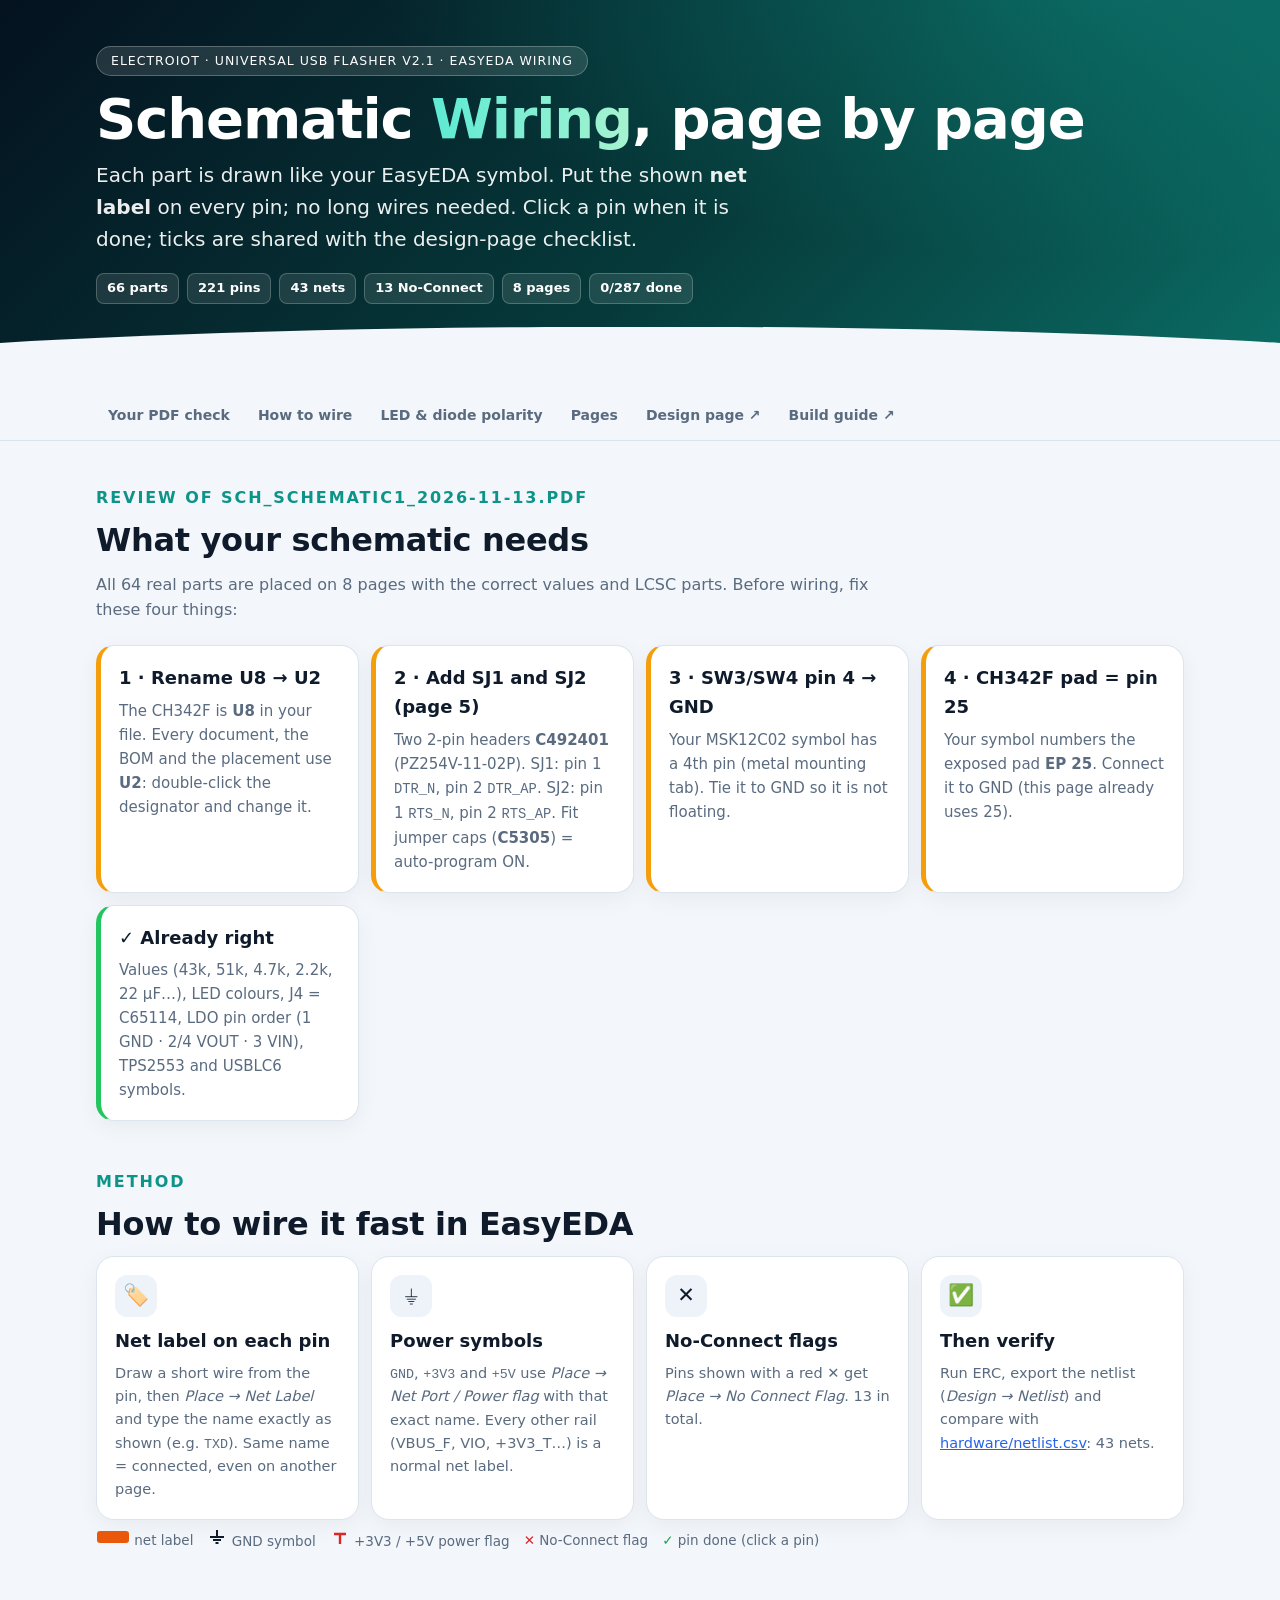
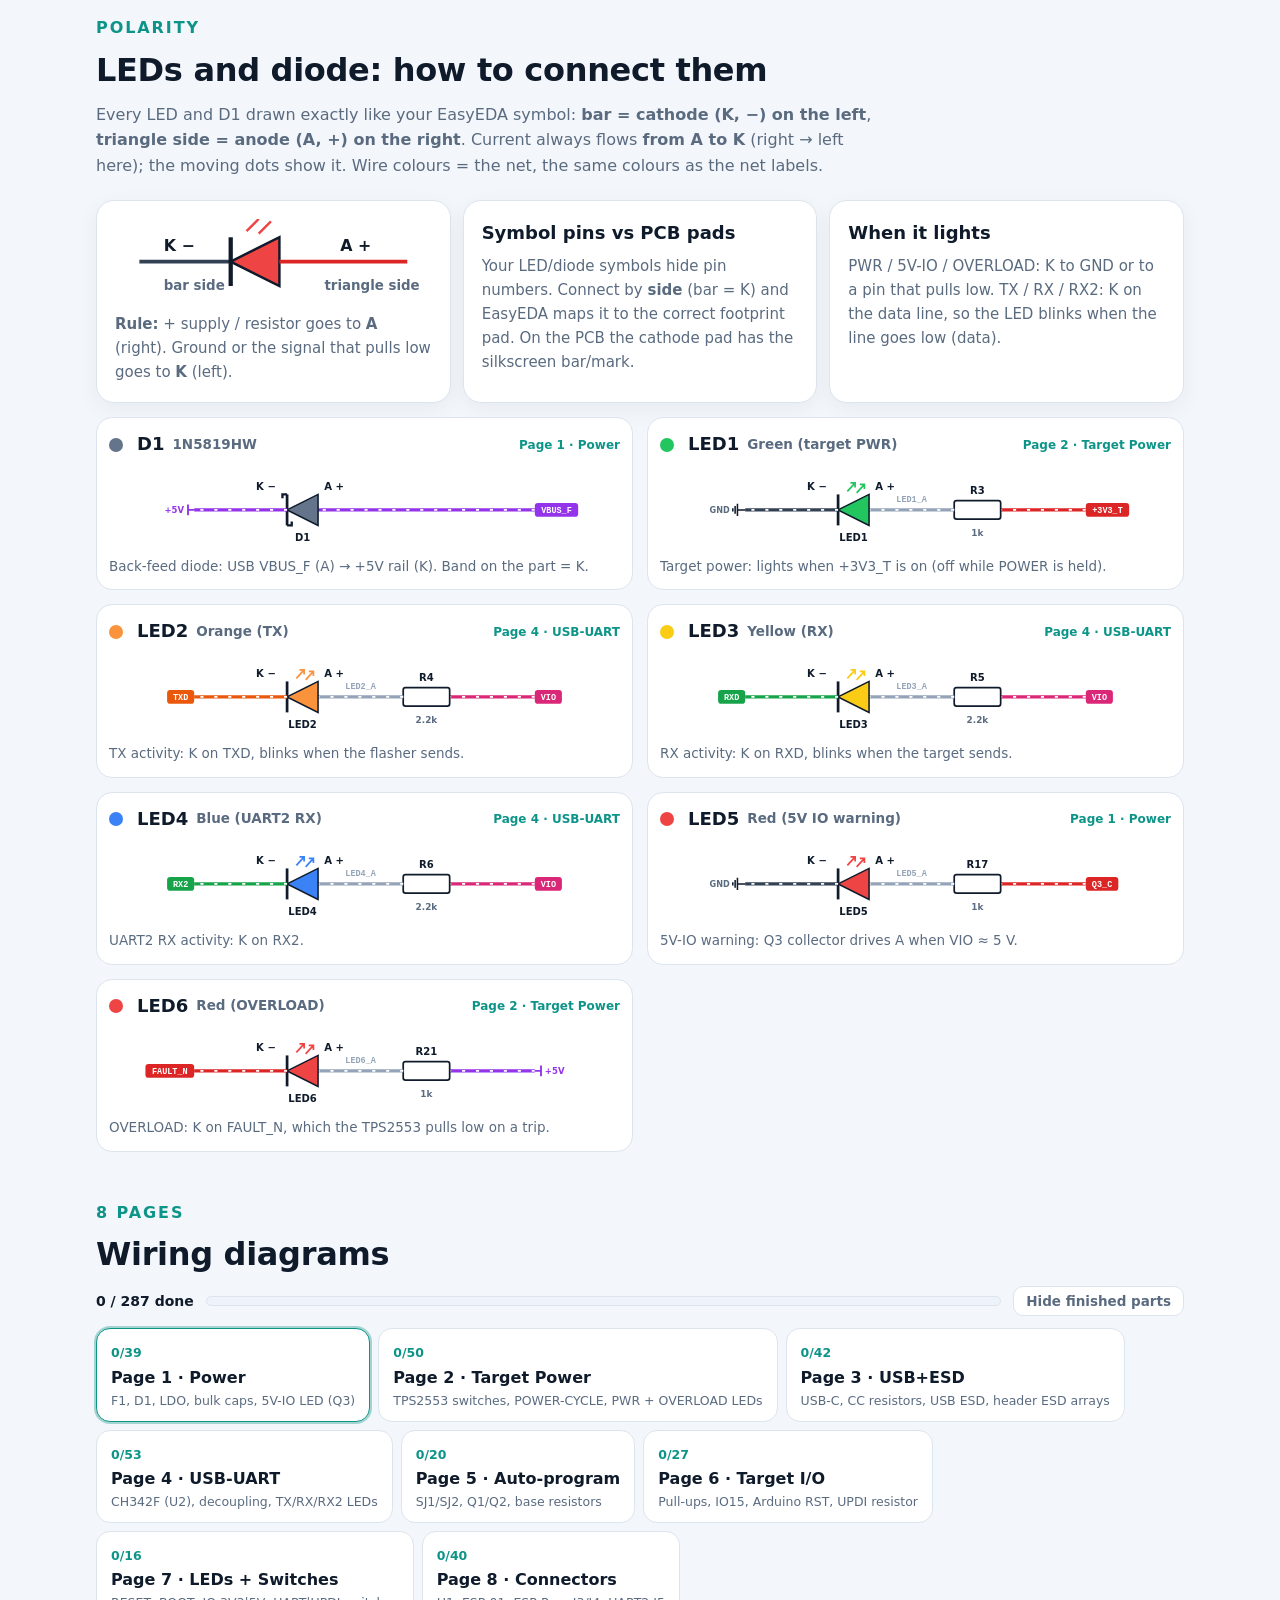
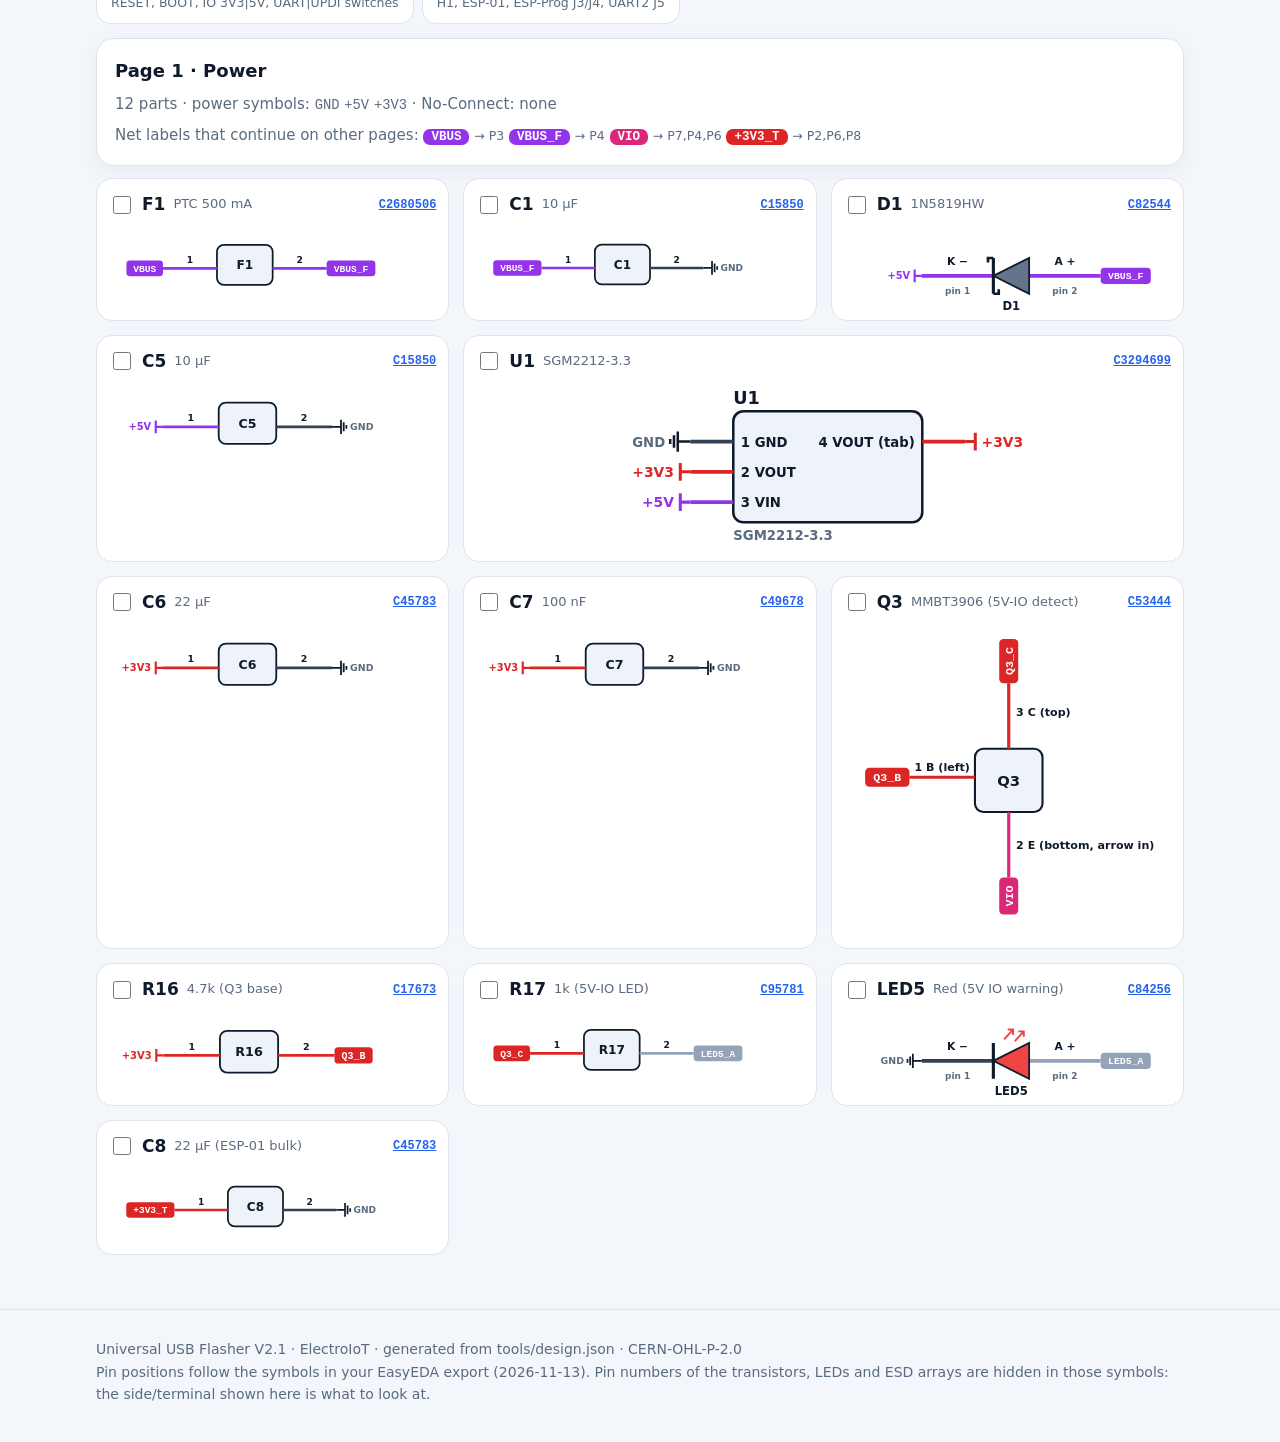
<file: docs/schematic-wiring.html>
<!doctype html>
<html lang="en">
<head>
<meta charset="utf-8">
<meta name="viewport" content="width=device-width,initial-scale=1">
<title>Schematic Wiring</title>
<meta name="description" content="Page-by-page EasyEDA wiring diagrams for the Universal USB Flasher V2.1: every part drawn like its symbol with the net label for each pin, No-Connect flags and tick-off progress.">
<style>
:root{
  --bg:#f3f6fa;--card:#ffffff;--ink:#0f1b2b;--mute:#5a6b80;--line:#dce4ee;--soft:#eef3f9;
  --a:#0d9488;--b:#2563eb;--hero1:#04121f;--hero2:#063a3a;--hero3:#0d9488;
  --n3v3:#dc2626;--n5v:#9333ea;--nvio:#db2777;--ngnd:#334155;--ntx:#ea580c;--nrx:#16a34a;--nctl:#2563eb;--nesp:#ca8a04;--nusb:#0891b2;--nnc:#94a3b8;
  --sym:#0f1b2b;--pcb:#0b5d3b;--pcb2:#0a4f33;--pad:#d4a34a;--silk:#f8fafc;
}
@media (prefers-color-scheme:dark){:root:not([data-theme="light"]){
  --bg:#07111c;--card:#0e1b2a;--ink:#e6eef8;--mute:#9cb0c6;--line:#1e3246;--soft:#122335;
  --a:#2dd4bf;--b:#60a5fa;
  --n3v3:#f87171;--n5v:#c084fc;--nvio:#f472b6;--ngnd:#94a3b8;--ntx:#fb923c;--nrx:#4ade80;--nctl:#60a5fa;--nesp:#facc15;--nusb:#22d3ee;--nnc:#64748b;
  --sym:#e6eef8;
}}
:root[data-theme="dark"]{
  --bg:#07111c;--card:#0e1b2a;--ink:#e6eef8;--mute:#9cb0c6;--line:#1e3246;--soft:#122335;
  --a:#2dd4bf;--b:#60a5fa;
  --n3v3:#f87171;--n5v:#c084fc;--nvio:#f472b6;--ngnd:#94a3b8;--ntx:#fb923c;--nrx:#4ade80;--nctl:#60a5fa;--nesp:#facc15;--nusb:#22d3ee;--nnc:#64748b;
  --sym:#e6eef8;
}
*{box-sizing:border-box}
html{scroll-behavior:smooth}
body{margin:0;background:var(--bg);color:var(--ink);font:16px/1.6 system-ui,"Segoe UI",Roboto,sans-serif}
a{color:var(--b)}
code,.mono{font-family:ui-monospace,"Cascadia Code",Consolas,monospace;font-size:.92em}
.wrap{max-width:1120px;margin:0 auto;padding:0 16px}

/* hero */
header.hero{position:relative;overflow:hidden;color:#fff;padding:46px 0 86px;
  background:radial-gradient(1200px 500px at 85% -10%,#14b8a655,transparent 60%),linear-gradient(135deg,var(--hero1) 0%,var(--hero2) 55%,#0b6e66 100%)}
.hero:after{content:"";position:absolute;left:0;right:0;bottom:-1px;height:64px;background:var(--bg);clip-path:ellipse(75% 100% at 50% 100%)}
.traces{position:absolute;inset:0;opacity:.16}
.hero .wrap{position:relative;z-index:1;display:grid;grid-template-columns:1.05fr .95fr;gap:28px;align-items:center}
@media(max-width:860px){.hero .wrap{grid-template-columns:1fr}}
.kicker{display:inline-block;background:#ffffff1f;border:1px solid #ffffff40;border-radius:99px;padding:4px 14px;font-size:12.5px;letter-spacing:.08em;text-transform:uppercase}
h1{font-size:clamp(32px,5.6vw,56px);line-height:1.05;margin:14px 0 10px;letter-spacing:-.02em}
h1 span{background:linear-gradient(90deg,#5eead4,#a7f3d0);-webkit-background-clip:text;background-clip:text;color:transparent}
.tagline{font-size:clamp(16px,2.2vw,20px);opacity:.92;margin:0 0 18px;max-width:34em}
.badges{display:flex;flex-wrap:wrap;gap:8px}
.badge{background:#ffffff1a;border:1px solid #ffffff38;border-radius:8px;padding:4px 10px;font-size:13px;font-weight:600}
.cta{display:flex;flex-wrap:wrap;gap:10px;margin-top:22px}
.btn{display:inline-block;padding:10px 18px;border-radius:12px;font-weight:700;text-decoration:none;background:#fff;color:#063a3a}
.btn.o{background:transparent;color:#fff;border:2px solid #ffffff80}
.hero svg.board{width:100%;height:auto;filter:drop-shadow(0 18px 34px rgba(0,0,0,.45))}

/* nav */
nav.toc{position:sticky;top:0;z-index:5;background:color-mix(in srgb,var(--bg) 88%,transparent);backdrop-filter:blur(8px);border-bottom:1px solid var(--line)}
nav.toc .wrap{display:flex;gap:4px;overflow-x:auto;padding-top:8px;padding-bottom:8px;scrollbar-width:none}
nav.toc a{white-space:nowrap;text-decoration:none;color:var(--mute);font-weight:600;font-size:14px;padding:6px 12px;border-radius:99px}
nav.toc a:hover{background:var(--soft);color:var(--ink)}

section{padding:44px 0 4px;scroll-margin-top:56px}
h2{font-size:clamp(24px,3.4vw,32px);margin:0 0 6px;letter-spacing:-.01em}
h2 small{font-size:.5em;color:var(--a);font-weight:800;letter-spacing:.12em;text-transform:uppercase;display:block;margin-bottom:4px}
.lead{color:var(--mute);margin:0 0 22px;max-width:50em}
h3{margin:0 0 6px;font-size:18px}
.grid{display:grid;grid-template-columns:repeat(auto-fit,minmax(240px,1fr));gap:14px}
.card{background:var(--card);border:1px solid var(--line);border-radius:18px;padding:18px;box-shadow:0 6px 22px rgba(8,40,70,.05)}
.card p{margin:0;color:var(--mute);font-size:15px}
.ico{width:42px;height:42px;border-radius:12px;display:grid;place-items:center;font-size:21px;background:var(--soft);margin-bottom:10px}
.fix{display:grid;grid-template-columns:auto 1fr;gap:4px 12px;align-items:start}
.fix .num{grid-row:span 2;width:30px;height:30px;border-radius:50%;background:var(--a);color:#fff;font-weight:800;display:grid;place-items:center;font-size:14px}
.fix .was{color:var(--mute);font-size:14.5px}
.fix .now{font-size:15px}
.fix .now b{color:var(--a)}

.figure{background:var(--card);border:1px solid var(--line);border-radius:18px;padding:14px;overflow-x:auto}
.figure svg{display:block;width:100%;height:auto;min-width:640px}
.figcap{color:var(--mute);font-size:14px;margin:10px 4px 0}
.two{display:grid;grid-template-columns:1fr 1fr;gap:14px}
@media(max-width:900px){.two{grid-template-columns:1fr}}

table{width:100%;border-collapse:collapse;font-size:14.5px}
.tbl{background:var(--card);border:1px solid var(--line);border-radius:16px;overflow:auto}
th,td{padding:9px 12px;text-align:left;border-top:1px solid var(--line);vertical-align:top}
th{background:var(--soft);font-size:12px;text-transform:uppercase;letter-spacing:.06em;color:var(--mute);border-top:0;position:sticky;top:0}
td.ref{font-weight:700;white-space:nowrap}
.pill{display:inline-block;padding:2px 9px;border-radius:99px;font-size:12px;font-weight:700;white-space:nowrap}
.p-ok{background:#16a34a22;color:#15803d}.p-warn{background:#f59e0b26;color:#b45309}.p-info{background:#2563eb1f;color:#1d4ed8}
@media (prefers-color-scheme:dark){:root:not([data-theme="light"]) .p-ok{color:#4ade80}:root:not([data-theme="light"]) .p-warn{color:#fbbf24}:root:not([data-theme="light"]) .p-info{color:#93c5fd}}
.dot{display:inline-block;width:10px;height:10px;border-radius:3px;margin-right:6px;vertical-align:-1px}
.chips{display:flex;flex-wrap:wrap;gap:6px;margin:0 0 12px}
.chip{border:1px solid var(--line);background:var(--card);color:var(--ink);border-radius:99px;padding:5px 12px;font-weight:600;font-size:13.5px;cursor:pointer}
.chip[aria-pressed="true"]{background:var(--a);border-color:var(--a);color:#fff}
.bomtools{display:flex;flex-wrap:wrap;gap:10px;align-items:center;justify-content:space-between;margin-bottom:10px}
.bomtools input{flex:1;min-width:200px;max-width:320px;padding:8px 12px;border-radius:10px;border:1px solid var(--line);background:var(--card);color:var(--ink);font:inherit}
.stats{display:grid;grid-template-columns:repeat(auto-fit,minmax(150px,1fr));gap:12px;margin:0 0 16px}
.stat{background:var(--card);border:1px solid var(--line);border-radius:16px;padding:14px 16px}
.stat b{display:block;font-size:26px;letter-spacing:-.02em}
.stat span{color:var(--mute);font-size:13px}

.legend{display:flex;flex-wrap:wrap;gap:6px 14px;font-size:13.5px;color:var(--mute);margin:10px 4px 0}
.pins{display:flex;gap:6px;flex-wrap:wrap}
.pinbox{flex:1;min-width:84px;border-radius:12px;padding:10px 8px;text-align:center;color:#fff;font-weight:800;font-size:14px}
.pinbox small{display:block;font-weight:600;opacity:.85;font-size:11.5px}
.warn{border-left:4px solid #f59e0b;background:#f59e0b14;padding:12px 14px;border-radius:10px;margin:14px 0;font-size:15px}
.steps{counter-reset:s;display:grid;grid-template-columns:repeat(auto-fit,minmax(230px,1fr));gap:16px;margin-top:8px}
.step{position:relative;background:var(--card);border:1px solid var(--line);border-radius:18px;padding:22px 18px 18px}
.step:before{counter-increment:s;content:counter(s);position:absolute;top:-13px;left:16px;width:28px;height:28px;border-radius:50%;background:var(--a);color:#fff;font-weight:800;display:grid;place-items:center;font-size:14px}
.step p{margin:0;color:var(--mute);font-size:14.5px}
.ck{width:18px;height:18px;accent-color:var(--a);cursor:pointer;vertical-align:-3px}
tr.done td{opacity:.55}tr.done td:first-child,tr.done td.tick{opacity:1}
td.tick{width:38px;text-align:center}
.prog{display:flex;align-items:center;gap:12px;margin:0 0 12px;flex-wrap:wrap}
.bar{flex:1;min-width:160px;height:10px;border-radius:99px;background:var(--soft);border:1px solid var(--line);overflow:hidden}
.bar i{display:block;height:100%;background:linear-gradient(90deg,var(--a),#22c55e);width:0;transition:width .25s}
.prog b{font-size:14px;white-space:nowrap}
.tbtn{border:1px solid var(--line);background:var(--card);color:var(--mute);border-radius:10px;padding:6px 12px;font:600 13.5px system-ui;cursor:pointer}
.tbtn:hover{color:var(--ink)}
.ptabs{display:flex;gap:8px;flex-wrap:wrap;margin:0 0 14px}
.ptab{border:1px solid var(--line);background:var(--card);color:var(--ink);border-radius:14px;padding:10px 14px;cursor:pointer;text-align:left;font:inherit;min-width:170px}
.ptab small{display:block;color:var(--mute);font-size:12.5px}
.ptab[aria-pressed="true"]{border-color:var(--a);box-shadow:0 0 0 2px color-mix(in srgb,var(--a) 35%,transparent)}
.ptab .pp{font-weight:800;color:var(--a);font-size:12.5px}
.net{display:inline-block;padding:1px 8px;border-radius:7px;font:700 12.5px ui-monospace,Consolas,monospace;color:#fff;white-space:nowrap}
.ncflag{white-space:nowrap;display:inline-flex;align-items:center;gap:5px;padding:1px 8px;border-radius:7px;font:800 12px system-ui;background:#64748b26;color:var(--mute);border:1px dashed var(--nnc)}
.ncflag:before{content:"\2715";color:#dc2626;font-weight:900}
.partline{display:flex;flex-wrap:wrap;align-items:center;gap:6px 14px;background:var(--soft);border-top:1px solid var(--line);padding:9px 12px;font-size:14px}
.partline b{font-size:15px}
.partline .mute{color:var(--mute);font-size:13px}
.labels{display:flex;flex-wrap:wrap;gap:6px;margin:8px 0 14px}
footer{margin-top:50px;padding:28px 0 40px;border-top:1px solid var(--line);color:var(--mute);font-size:14px}

/* svg helpers */
.s-sym{stroke:var(--sym);fill:none;stroke-width:2}
.s-fill{fill:var(--card);stroke:var(--sym);stroke-width:2}
.s-txt{fill:var(--ink);font:600 13px system-ui,Segoe UI,sans-serif}
.s-sm{fill:var(--mute);font:500 11.5px system-ui,Segoe UI,sans-serif}
.s-ref{fill:var(--a);font:800 13px system-ui,Segoe UI,sans-serif}
.w{fill:none;stroke-width:2.6;stroke-linecap:round;stroke-linejoin:round}
.j{stroke:none}
.blk{fill:var(--card);stroke:var(--line);stroke-width:2}
.blkt{fill:var(--ink);font:800 15px system-ui,Segoe UI,sans-serif}
.blks{fill:var(--mute);font:500 12px system-ui,Segoe UI,sans-serif}
</style>
</head>
<body>
<style>
.wcards{display:grid;grid-template-columns:repeat(auto-fill,minmax(330px,1fr));gap:14px}
.wcard{background:var(--card);border:1px solid var(--line);border-radius:16px;padding:12px 12px 6px}
.wcard.done{border-color:#22c55e;box-shadow:0 0 0 2px #22c55e33}
.whead{display:flex;align-items:center;gap:8px;flex-wrap:wrap}
.whead b{font-size:17px}.whead .v{color:var(--mute);font-size:13px}
.whead .lc{margin-left:auto;font:600 12px ui-monospace,Consolas,monospace}
.wcard svg{display:block;width:100%;height:auto;margin-top:6px}
.wcard svg .pin{cursor:pointer}
.wcard svg .pin:hover rect.hit{fill:#2dd4bf18}
.wide{grid-column:1/-1}
.wide svg{max-width:760px;margin:6px auto 0}
.mid{grid-column:span 2}
.mid svg{max-width:560px;margin:6px auto 0}
@media(max-width:760px){.mid{grid-column:auto}}
.howto{display:grid;grid-template-columns:repeat(auto-fit,minmax(220px,1fr));gap:12px}
.howto .card p{font-size:14.5px}
.legendrow{display:flex;flex-wrap:wrap;gap:14px;align-items:center;font-size:13.5px;color:var(--mute);margin:8px 0 14px}
.fixes{display:grid;grid-template-columns:repeat(auto-fit,minmax(240px,1fr));gap:12px}
.fixes .card{border-left:5px solid #f59e0b}
.fixes .card.ok{border-left-color:#22c55e}
.chains{display:grid;grid-template-columns:repeat(auto-fit,minmax(520px,1fr));gap:14px}
@media(max-width:600px){.chains{grid-template-columns:1fr}}
.chain{background:var(--card);border:1px solid var(--line);border-radius:16px;padding:12px}
.chain h3{display:flex;align-items:center;gap:8px;flex-wrap:wrap}
.chain h3 .pg{margin-left:auto;font:700 12px system-ui;color:var(--a)}
.chain p{color:var(--mute);font-size:13.5px;margin:4px 0 0}
.chain svg{display:block;width:100%;height:auto;margin-top:6px}
.flow{stroke-dasharray:4 14;animation:flow 1.1s linear infinite}
@keyframes flow{to{stroke-dashoffset:-18}}
@media (prefers-reduced-motion:reduce){.flow{animation:none}}
.polkey{display:grid;grid-template-columns:repeat(auto-fit,minmax(230px,1fr));gap:12px;margin-bottom:14px}
</style>
<header class="hero">
  <div class="wrap" style="display:block">
    <span class="kicker">ElectroIoT · Universal USB Flasher V2.1 · EasyEDA wiring</span>
    <h1>Schematic <span>Wiring</span>, page by page</h1>
    <p class="tagline">Each part is drawn like your EasyEDA symbol. Put the shown <b>net label</b> on every pin; no long wires needed. Click a pin when it is done; ticks are shared with the design-page checklist.</p>
    <div class="badges" id="topStats"></div>
  </div>
</header>

<nav class="toc"><div class="wrap">
  <a href="#check">Your PDF check</a><a href="#how">How to wire</a><a href="#polarity">LED &amp; diode polarity</a><a href="#pages">Pages</a><a href="index.html">Design page ↗</a><a href="build-guide.html">Build guide ↗</a>
</div></nav>

<main class="wrap">
<section id="check">
  <h2><small>Review of SCH_Schematic1_2026-11-13.pdf</small>What your schematic needs</h2>
  <p class="lead">All 64 real parts are placed on 8 pages with the correct values and LCSC parts. Before wiring, fix these four things:</p>
  <div class="fixes">
    <div class="card"><h3>1 · Rename U8 → U2</h3><p>The CH342F is <b>U8</b> in your file. Every document, the BOM and the placement use <b>U2</b>: double-click the designator and change it.</p></div>
    <div class="card"><h3>2 · Add SJ1 and SJ2 (page 5)</h3><p>Two 2-pin headers <b>C492401</b> (PZ254V-11-02P). SJ1: pin 1 <code>DTR_N</code>, pin 2 <code>DTR_AP</code>. SJ2: pin 1 <code>RTS_N</code>, pin 2 <code>RTS_AP</code>. Fit jumper caps (<b>C5305</b>) = auto-program ON.</p></div>
    <div class="card"><h3>3 · SW3/SW4 pin 4 → GND</h3><p>Your MSK12C02 symbol has a 4th pin (metal mounting tab). Tie it to GND so it is not floating.</p></div>
    <div class="card"><h3>4 · CH342F pad = pin 25</h3><p>Your symbol numbers the exposed pad <b>EP 25</b>. Connect it to GND (this page already uses 25).</p></div>
    <div class="card ok"><h3>✓ Already right</h3><p>Values (43k, 51k, 4.7k, 2.2k, 22 µF…), LED colours, J4 = C65114, LDO pin order (1 GND · 2/4 VOUT · 3 VIN), TPS2553 and USBLC6 symbols.</p></div>
  </div>
</section>

<section id="how">
  <h2><small>Method</small>How to wire it fast in EasyEDA</h2>
  <div class="howto">
    <div class="card"><div class="ico">🏷️</div><h3>Net label on each pin</h3><p>Draw a short wire from the pin, then <i>Place → Net Label</i> and type the name exactly as shown (e.g. <code>TXD</code>). Same name = connected, even on another page.</p></div>
    <div class="card"><div class="ico">⏚</div><h3>Power symbols</h3><p><code>GND</code>, <code>+3V3</code> and <code>+5V</code> use <i>Place → Net Port / Power flag</i> with that exact name. Every other rail (VBUS_F, VIO, +3V3_T…) is a normal net label.</p></div>
    <div class="card"><div class="ico">✕</div><h3>No-Connect flags</h3><p>Pins shown with a red ✕ get <i>Place → No Connect Flag</i>. 13 in total.</p></div>
    <div class="card"><div class="ico">✅</div><h3>Then verify</h3><p>Run ERC, export the netlist (<i>Design → Netlist</i>) and compare with <a href="../hardware/netlist.csv">hardware/netlist.csv</a>: 43 nets.</p></div>
  </div>
  <div class="legendrow"><span><svg width="34" height="16"><rect x="1" y="2" width="32" height="12" rx="3" fill="var(--ntx)"/></svg> net label</span><span><svg width="20" height="18"><path d="M10 2V9M3 9H17M6 12H14M8.5 15H11.5" stroke="var(--ink)" stroke-width="2" fill="none"/></svg> GND symbol</span><span><svg width="20" height="18"><path d="M10 16V6M4 6H16" stroke="var(--n3v3)" stroke-width="2.4" fill="none"/></svg> +3V3 / +5V power flag</span><span><b style="color:#dc2626">✕</b> No-Connect flag</span><span><b style="color:#16a34a">✓</b> pin done (click a pin)</span></div>
</section>

<section id="polarity">
  <h2><small>Polarity</small>LEDs and diode: how to connect them</h2>
  <p class="lead">Every LED and D1 drawn exactly like your EasyEDA symbol: <b>bar = cathode (K, −) on the left</b>, <b>triangle side = anode (A, +) on the right</b>. Current always flows <b>from A to K</b> (right → left here); the moving dots show it. Wire colours = the net, the same colours as the net labels.</p>
  <div class="polkey">
    <div class="card"><svg viewBox="0 0 260 70" style="width:100%;height:auto"><path d="M20 35H95" stroke="var(--ngnd)" stroke-width="3"/><path d="M95 15V55" stroke="var(--sym)" stroke-width="3.5"/><path d="M95 35L135 15V55Z" fill="#ef4444" stroke="var(--sym)" stroke-width="2"/><path d="M135 35H240" stroke="var(--n3v3)" stroke-width="3"/><path d="M108 10l10-10M118 12l10-10" stroke="#ef4444" stroke-width="2"/><text x="40" y="26" style="fill:var(--ink);font:800 13px system-ui">K  −</text><text x="185" y="26" style="fill:var(--ink);font:800 13px system-ui">A  +</text><text x="40" y="58" style="fill:var(--mute);font:600 11px system-ui">bar side</text><text x="172" y="58" style="fill:var(--mute);font:600 11px system-ui">triangle side</text></svg><p><b>Rule:</b> + supply / resistor goes to <b>A</b> (right). Ground or the signal that pulls low goes to <b>K</b> (left).</p></div>
    <div class="card"><h3>Symbol pins vs PCB pads</h3><p>Your LED/diode symbols hide pin numbers. Connect by <b>side</b> (bar = K) and EasyEDA maps it to the correct footprint pad. On the PCB the cathode pad has the silkscreen bar/mark.</p></div>
    <div class="card"><h3>When it lights</h3><p>PWR / 5V-IO / OVERLOAD: K to GND or to a pin that pulls low. TX / RX / RX2: K on the data line, so the LED blinks when the line goes low (data).</p></div>
  </div>
  <div class="chains" id="chains"></div>
</section>

<section id="pages">
  <h2><small>8 pages</small>Wiring diagrams</h2>
  <div class="prog"><b id="allProg">–</b><div class="bar"><i id="allBar"></i></div><button class="tbtn" id="hideDone">Hide finished parts</button></div>
  <div class="ptabs" id="tabs"></div>
  <div class="card" id="pageInfo" style="margin-bottom:12px"></div>
  <div class="wcards" id="cards"></div>
</section>
</main>

<footer><div class="wrap">Universal USB Flasher V2.1 · ElectroIoT · generated from tools/design.json · CERN-OHL-P-2.0<br>Pin positions follow the symbols in your EasyEDA export (2026-11-13). Pin numbers of the transistors, LEDs and ESD arrays are hidden in those symbols: the side/terminal shown here is what to look at.</div></footer>

<script>
/*DESIGN-START*/
const DESIGN={"version":"V2.1 (design, schematic pages match EasyEDA export 2026-11-13)","board":{"w":80,"h":40,"holes":[[3.5,3.5],[3.5,36.5]]},"groups":{"pwr":["Power","#dc2626"],"tgt":["Target power","#f97316"],"usb":["USB + ESD","#0891b2"],"uart":["USB-UART","#0d9488"],"ap":["Auto-program","#2563eb"],"io":["Target I/O","#ca8a04"],"ui":["LEDs + switches","#9333ea"],"con":["Connectors","#64748b"]},"pages":[["P1","Page 1 · Power","F1, D1, LDO, bulk caps, 5V-IO LED (Q3)"],["P2","Page 2 · Target Power","TPS2553 switches, POWER-CYCLE, PWR + OVERLOAD LEDs"],["P3","Page 3 · USB+ESD","USB-C, CC resistors, USB ESD, header ESD arrays"],["P4","Page 4 · USB-UART","CH342F (U2), decoupling, TX/RX/RX2 LEDs"],["P5","Page 5 · Auto-program","SJ1/SJ2, Q1/Q2, base resistors"],["P6","Page 6 · Target I/O","Pull-ups, IO15, Arduino RST, UPDI resistor"],["P7","Page 7 · LEDs + Switches","RESET, BOOT, IO 3V3|5V, UART|UPDI switches"],["P8","Page 8 · Connectors","H1, ESP-01, ESP-Prog J3/J4, UART2 J5"]],"parts":[["USB1","P3","USB-C 16P","USB-C-SMD_TYPE-C-16PIN-2MD(073)","C2765186",[["A1B12","GND","GND"],["A4B9","VBUS","VBUS"],["B8","SBU2","NC"],["A5","CC1","CC1"],["B7","DN2","USB_DM"],["A6","DP1","USB_DP"],["A7","DN1","USB_DM"],["B6","DP2","USB_DP"],["A8","SBU1","NC"],["B5","CC2","CC2"],["B4A9","VBUS","VBUS"],["B1A12","GND","GND"],["13","EH (shell)","GND"],["14","EH (shell)","GND"]]],["R1","P3","5.1k","R0805","C27834",[["1","1","CC1"],["2","2","GND"]]],["R2","P3","5.1k","R0805","C27834",[["1","1","CC2"],["2","2","GND"]]],["U3","P3","USBLC6-2SC6","SOT-23-6","C7519",[["1","I/O1","USB_DP"],["2","GND","GND"],["3","I/O2","USB_DM"],["4","I/O2","USB_DM"],["5","VBUS","VBUS"],["6","I/O1","USB_DP"]]],["F1","P1","PTC 500 mA","F1206","C2680506",[["1","1","VBUS"],["2","2","VBUS_F"]]],["C1","P1","10 µF","C0805","C15850",[["1","1","VBUS_F"],["2","2","GND"]]],["D1","P1","1N5819HW","SOD-123","C82544",[["1","K (bar, left)","+5V"],["2","A (right)","VBUS_F"]]],["C5","P1","10 µF","C0805","C15850",[["1","1","+5V"],["2","2","GND"]]],["U1","P1","SGM2212-3.3","SOT-223-3","C3294699",[["1","GND","GND"],["2","VOUT","+3V3"],["3","VIN","+5V"],["4","VOUT (tab)","+3V3"]]],["C6","P1","22 µF","C0805","C45783",[["1","1","+3V3"],["2","2","GND"]]],["C7","P1","100 nF","C0805","C49678",[["1","1","+3V3"],["2","2","GND"]]],["SW3","P7","MSK12C02 (IO 3V3|5V)","SW-SMD_MSK12C02","C431540",[["1","throw A","+3V3"],["2","common","VIO"],["3","throw B","+5V"],["4","mounting tab","GND"]]],["Q3","P1","MMBT3906 (5V-IO detect)","SOT-23-3","C53444",[["1","B (left)","Q3_B"],["2","E (bottom, arrow in)","VIO"],["3","C (top)","Q3_C"]]],["R16","P1","4.7k (Q3 base)","R0805","C17673",[["1","1","+3V3"],["2","2","Q3_B"]]],["R17","P1","1k (5V-IO LED)","R0805","C95781",[["1","1","Q3_C"],["2","2","LED5_A"]]],["LED5","P1","Red (5V IO warning)","LED0805","C84256",[["1","K (bar, left)","GND"],["2","A (right)","LED5_A"]]],["U4","P2","TPS2553 (3V3 target switch)","SOT-23-6","C55266",[["1","IN","+3V3"],["2","GND","GND"],["3","EN","TPWR_EN"],["4","FAULT#","FAULT_N"],["5","ILIM","ILIM3"],["6","OUT","+3V3_T"]]],["R18","P2","43k 1% (≈0.61 A limit)","R0805","C17695",[["1","1","ILIM3"],["2","2","GND"]]],["C11","P2","100 nF (U4 IN)","C0805","C49678",[["1","1","+3V3"],["2","2","GND"]]],["C12","P2","10 µF (+3V3_T)","C0805","C15850",[["1","1","+3V3_T"],["2","2","GND"]]],["U5","P2","TPS2553 (5V target switch)","SOT-23-6","C55266",[["1","IN","+5V"],["2","GND","GND"],["3","EN","TPWR_EN"],["4","FAULT#","FAULT_N"],["5","ILIM","ILIM5"],["6","OUT","+5V_T"]]],["R19","P2","51k 1% (≈0.51 A limit)","R0805","C17737",[["1","1","ILIM5"],["2","2","GND"]]],["C13","P2","100 nF (U5 IN)","C0805","C49678",[["1","1","+5V"],["2","2","GND"]]],["C14","P2","10 µF (+5V_T)","C0805","C15850",[["1","1","+5V_T"],["2","2","GND"]]],["R20","P2","100k (EN pull-up)","R0805","C96346",[["1","1","+3V3"],["2","2","TPWR_EN"]]],["SW5","P2","POWER-CYCLE (hold = off)","SW-SMD_L3.9-W3.0-P4.45","C720477",[["1","1","TPWR_EN"],["2","2","GND"]]],["R21","P2","1k (OVERLOAD LED)","R0805","C95781",[["1","1","+5V"],["2","2","LED6_A"]]],["LED6","P2","Red (OVERLOAD)","LED0805","C84256",[["1","K (bar, left)","FAULT_N"],["2","A (right)","LED6_A"]]],["R3","P2","1k (PWR LED)","R0805","C95781",[["1","1","+3V3_T"],["2","2","LED1_A"]]],["LED1","P2","Green (target PWR)","LED0805","C84260",[["1","K (bar, left)","GND"],["2","A (right)","LED1_A"]]],["U2","P4","CH342F dual UART","QFN-24_L4.0-W4.0-P0.50","C2841530",[["1","RI0#","NC"],["2","GND","GND"],["3","UD+","USB_DP"],["4","UD-","USB_DM"],["5","VIO","VIO"],["6","V3","V3"],["7","VDD5","VBUS_F"],["8","VBUS","VBUS_F"],["9","RST#","NC"],["10","CTS1#","NC"],["11","RTS1#","NC"],["12","RXD1","RX2"],["13","TXD1","TX2"],["14","DSR1#","NC"],["15","DTR1#","DTR2_N"],["16","DCD1#","NC"],["17","RI1#","NC"],["18","CTS0#","NC"],["19","RTS0#","RTS_N"],["20","RXD0","RXD"],["21","TXD0","TXD"],["22","DSR0#","NC"],["23","DTR0#","DTR_N"],["24","DCD0#","NC"],["25","EP (GND pad)","GND"]]],["C2","P4","100 nF (VDD5)","C0805","C49678",[["1","1","VBUS_F"],["2","2","GND"]]],["C3","P4","100 nF (V3)","C0805","C49678",[["1","1","V3"],["2","2","GND"]]],["C4","P4","100 nF (VIO)","C0805","C49678",[["1","1","VIO"],["2","2","GND"]]],["R4","P4","2.2k","R0805","C17520",[["1","1","VIO"],["2","2","LED2_A"]]],["LED2","P4","Orange (TX)","LED0805","C84262",[["1","K (bar, left)","TXD"],["2","A (right)","LED2_A"]]],["R5","P4","2.2k","R0805","C17520",[["1","1","VIO"],["2","2","LED3_A"]]],["LED3","P4","Yellow (RX)","LED0805","C965814",[["1","K (bar, left)","RXD"],["2","A (right)","LED3_A"]]],["R6","P4","2.2k","R0805","C17520",[["1","1","VIO"],["2","2","LED4_A"]]],["LED4","P4","Blue (UART2 RX)","LED0805","C965817",[["1","K (bar, left)","RX2"],["2","A (right)","LED4_A"]]],["SJ1","P5","2-pin header + jumper cap (AUTO-PROG, cap = ON)","HDR-TH_2P-P2.54-V-M","C492401",[["1","1","DTR_N"],["2","2","DTR_AP"]]],["SJ2","P5","2-pin header + jumper cap (AUTO-PROG, cap = ON)","HDR-TH_2P-P2.54-V-M","C492401",[["1","1","RTS_N"],["2","2","RTS_AP"]]],["R7","P5","10k","R0805","C84376",[["1","1","DTR_AP"],["2","2","Q1_B"]]],["R8","P5","10k","R0805","C84376",[["1","1","RTS_AP"],["2","2","Q2_B"]]],["Q1","P5","MMBT3904 (EN)","SOT-23-3","C81464",[["1","B (left)","Q1_B"],["2","E (bottom, arrow)","RTS_AP"],["3","C (top)","EN"]]],["Q2","P5","MMBT3904 (IO0)","SOT-23-3","C81464",[["1","B (left)","Q2_B"],["2","E (bottom, arrow)","DTR_AP"],["3","C (top)","IO0"]]],["R9","P6","10k (EN pull-up)","R0805","C84376",[["1","1","+3V3_T"],["2","2","EN"]]],["C9","P6","100 nF (EN)","C0805","C49678",[["1","1","EN"],["2","2","GND"]]],["R10","P6","10k (IO0 pull-up)","R0805","C84376",[["1","1","+3V3_T"],["2","2","IO0"]]],["R11","P6","10k (IO15 pull-down)","R0805","C84376",[["1","1","IO15"],["2","2","GND"]]],["SW1","P7","RESET","SW-SMD_L3.9-W3.0-P4.45","C720477",[["1","1","EN"],["2","2","GND"]]],["SW2","P7","BOOT","SW-SMD_L3.9-W3.0-P4.45","C720477",[["1","1","IO0"],["2","2","GND"]]],["C10","P6","100 nF (Arduino reset)","C0805","C49678",[["1","1","DTR_N"],["2","2","RST"]]],["R14","P6","10k (RST pull-up)","R0805","C84376",[["1","1","VIO"],["2","2","RST"]]],["SW4","P7","MSK12C02 (UART|UPDI)","SW-SMD_MSK12C02","C431540",[["1","throw A (UPDI)","TXD"],["2","common","UPDI_R"],["3","throw B (UART)","NC"],["4","mounting tab","GND"]]],["R15","P6","4.7k (UPDI)","R0805","C17673",[["1","1","UPDI_R"],["2","2","RXD"]]],["H1","P8","1x11 male header","HDR-TH_11P-P2.54-V-M","C2840011",[["1","3V3","+3V3_T"],["2","5V","+5V_T"],["3","GND","GND"],["4","TX","TXD"],["5","RX/UPDI","RXD"],["6","DTR","DTR_N"],["7","RTS","RTS_N"],["8","RST","RST"],["9","EN","EN"],["10","IO0","IO0"],["11","IO15","IO15"]]],["J2","P8","2x4 female (ESP-01)","HDR-TH_8P-P2.54-V-F-R2-C4","C2897405",[["1","GND","GND"],["2","TXD (ESP out)","RXD"],["3","GPIO2","ESP01_IO2"],["4","CH_PD","EN"],["5","GPIO0","IO0"],["6","RST","ESP01_RST"],["7","RXD (ESP in)","TXD"],["8","VCC","+3V3_T"]]],["C8","P1","22 µF (ESP-01 bulk)","C0805","C45783",[["1","1","+3V3_T"],["2","2","GND"]]],["R12","P6","10k (ESP-01 RST)","R0805","C84376",[["1","1","+3V3_T"],["2","2","ESP01_RST"]]],["R13","P6","10k (ESP-01 GPIO2)","R0805","C84376",[["1","1","+3V3_T"],["2","2","ESP01_IO2"]]],["J3","P8","ESP-Prog PROG 2x3 1.27 mm box header","IDC-TH_6P-P1.27-2x3","C42372545",[["1","ESP_EN","EN"],["2","VDD","+3V3_T"],["3","ESP_TXD","RXD"],["4","GND","GND"],["5","ESP_RXD","TXD"],["6","ESP_IO0","IO0"]]],["J4","P8","PROG 2x3 2.54 mm (pogo / 2.54 cable)","HDR-TH_6P-P2.54-V-M-R2-C3","C65114",[["1","ESP_EN","EN"],["2","VDD","+3V3_T"],["3","ESP_TXD","RXD"],["4","GND","GND"],["5","ESP_RXD","TXD"],["6","ESP_IO0","IO0"]]],["J5","P8","UART2 1x4 header","HDR-TH_4P-P2.54-V-M","C2691448",[["1","GND","GND"],["2","TX2","TX2"],["3","RX2","RX2"],["4","DTR2","DTR2_N"]]],["U6","P3","USBLC6-4SC6 (header ESD A)","SOT-23-6","C111212",[["1","I/O1","TXD"],["2","GND","GND"],["3","I/O2","RXD"],["4","I/O3","DTR_N"],["5","VBUS","+5V"],["6","I/O4","RTS_N"]]],["U7","P3","USBLC6-4SC6 (header ESD B)","SOT-23-6","C111212",[["1","I/O1","EN"],["2","GND","GND"],["3","I/O2","IO0"],["4","I/O3","TX2"],["5","VBUS","+5V"],["6","I/O4","RX2"]]]],"bom":[["U2",1,"USB dual-UART bridge with VIO (1.8–5 V I/O)","QFN-24 4×4","CH342F","WCH","C2841530","5,692",2.16,"ok","uart","QFN 0.5 mm: JLC assembly or hot air"],["C2 C3 C4",3,"100 nF X7R: VDD5, V3, VIO decoupling","0805","CC0805KRX7R9BB104","YAGEO","C49678","",null,"v1","uart",""],["R4 R5 R6",3,"2.2k: TX / RX / RX2 LEDs","0805","0805W8F2201T5E","UNI-ROYAL","C17520","2,263,800",0.005,"ok","uart",""],["LED2",1,"Orange LED: TX","0805","NCD0805O1","NATIONSTAR","C84262","",null,"v1","uart",""],["LED3",1,"Yellow LED: RX","0805","XL-2012UYC","XINGLIGHT","C965814","",null,"v1","uart",""],["LED4",1,"Blue LED: UART2 RX","0805","XL-2012UBC","XINGLIGHT","C965817","760,100",0.008,"ok","uart",""],["USB1",1,"USB-C 16-pin receptacle","SMD","TYPE-C 16PIN 2MD(073)","SHOU HAN","C2765186","1,057,160",null,"ok","usb",""],["U3",1,"ESD array D+/D−/VBUS","SOT-23-6","USBLC6-2SC6","ST","C7519","44,990",0.157,"ok","usb",""],["U6 U7",2,"4-line ESD array: header TX/RX/DTR/RTS/EN/IO0/TX2/RX2","SOT-23-6","USBLC6-4SC6","ST","C111212","13,395",0.247,"ok","usb",""],["R1 R2",2,"5.1k 1%: USB-C CC pull-downs","0805","0805W8F5101T5E","UNI-ROYAL","C27834","",null,"v1","usb",""],["F1",1,"PTC fuse 500 mA hold / 1 A trip, 16 V","1206","JK-nSMD050-16","Jinrui","C2680506","30,620",0.024,"ok","pwr",""],["D1",1,"Schottky 40 V 1 A back-feed diode","SOD-123","1N5819HW-7-F","Diodes Inc","C82544","358,260",null,"ok","pwr",""],["U1",1,"3.3 V 800 mA LDO","SOT-223","SGM2212-3.3XKC3G/TR","SGMICRO","C3294699","5,002",0.57,"ok","pwr",""],["C1 C5",2,"10 µF 25 V X5R: VBUS / LDO in","0805","CL21A106KAYNNNE","Samsung","C15850","",null,"v1","pwr",""],["C6 C8",2,"22 µF 25 V X5R: LDO out / ESP-01 bulk","0805","CL21A226MAQNNNE","Samsung","C45783","615,400",0.107,"ok","pwr",""],["C7",1,"100 nF X7R: LDO out","0805","CC0805KRX7R9BB104","YAGEO","C49678","",null,"v1","pwr",""],["Q3",1,"PNP: lights 5V-IO LED when VIO > 3V3","SOT-23","MMBT3906LT1G","onsemi","C53444","836,550",0.018,"ok","pwr","B=1 E=2 C=3"],["R16",1,"4.7k: Q3 base","0805","0805W8F4701T5E","UNI-ROYAL","C17673","1,051,500",0.003,"ok","pwr",""],["R17",1,"1k: 5V-IO LED","0805","RC0805FR-071KL","YAGEO","C95781","",null,"v1","pwr",""],["LED5",1,"Red LED: 5V IO warning","0805","NCD0805R1","NATIONSTAR","C84256","171,800",0.012,"ok","pwr",""],["U4 U5",2,"Current-limited power switch with FAULT# (3V3_T, 5V_T)","SOT-23-6","TPS2553DBVR","TI","C55266","53,771",0.54,"ok","tgt","Pinout 1 IN 2 GND 3 EN 4 FAULT# 5 ILIM 6 OUT"],["R18",1,"43k 1%: U4 ILIM (≈0.61 A)","0805","0805W8F4302T5E","UNI-ROYAL","C17695","27,600",0.003,"ok","tgt",""],["R19",1,"51k 1%: U5 ILIM (≈0.51 A)","0805","0805W8F5102T5E","UNI-ROYAL","C17737","202,600",0.0064,"ok","tgt",""],["R20",1,"100k: TPWR_EN pull-up","0805","RC0805FR-07100KL","YAGEO","C96346","",null,"v1","tgt",""],["C11 C13",2,"100 nF: switch inputs","0805","CC0805KRX7R9BB104","YAGEO","C49678","",null,"v1","tgt",""],["C12 C14",2,"10 µF: switched outputs","0805","CL21A106KAYNNNE","Samsung","C15850","",null,"v1","tgt",""],["SW5",1,"Tactile switch: POWER-CYCLE","SMD 3.9×3.0","TS-1088-AR02016","XUNPU","C720477","679,440",null,"ok","tgt",""],["LED1",1,"Green LED: target PWR","0805","NCD0805G1","NATIONSTAR","C84260","",null,"v1","tgt",""],["LED6",1,"Red LED: OVERLOAD (FAULT#)","0805","NCD0805R1","NATIONSTAR","C84256","171,800",0.012,"ok","tgt",""],["R3 R21",2,"1k: PWR / OVERLOAD LEDs","0805","RC0805FR-071KL","YAGEO","C95781","",null,"v1","tgt",""],["Q1 Q2",2,"NPN auto-program transistors","SOT-23","MMBT3904LT1G","onsemi","C81464","1,362,700",null,"ok","ap","B=1 E=2 C=3"],["R7 R8",2,"10k: Q1/Q2 base resistors","0805","RC0805FR-0710KL","YAGEO","C84376","",null,"v1","ap",""],["SJ1 SJ2",2,"2-pin male header 2.54 mm: auto-program enable (fit cap = ON)","THT","PZ254V-11-02P","XFCN","C492401","786,200",null,"ok","ap","Silk: AUTO-PROG (cap = ON)"],["R9 R10 R11 R12 R13 R14",6,"10k: EN/IO0 pull-ups, IO15 pull-down, ESP-01 RST/GPIO2, Arduino RST","0805","RC0805FR-0710KL","YAGEO","C84376","",null,"v1","io",""],["C9 C10",2,"100 nF: EN filter, Arduino auto-reset","0805","CC0805KRX7R9BB104","YAGEO","C49678","",null,"v1","io",""],["R15",1,"4.7k: UPDI series resistor","0805","0805W8F4701T5E","UNI-ROYAL","C17673","1,051,500",0.003,"ok","io",""],["SW1 SW2",2,"Tactile switch RESET / BOOT","SMD 3.9×3.0","TS-1088-AR02016","XUNPU","C720477","679,440",null,"ok","ui",""],["SW3 SW4",2,"SPDT slide: IO 3V3/5V · UART/UPDI","SMD","MSK12C02","SHOU HAN","C431540","164,660",0.052,"ok","ui",""],["H1",1,"1×11 male header 2.54 mm","THT","PZ254V-11-11P","XFCN","C2840011","16,430",0.073,"ok","con",""],["J2",1,"2×4 female header 2.54 mm (ESP-01)","THT","PM254-2-04-Z-8.5","HCTL","C2897405","6,120",0.146,"ok","con",""],["J3",1,"2×3 1.27 mm IDC box header (ESP-Prog PROG)","THT","HX JN1.27-2x3P ZZ H4.9","hanxia","C42372545","2,945",0.153,"warn","con","Check datasheet: shrouded + keyed"],["J4",1,"2×3 2.54 mm male header (PROG pogo jig / 2.54 cable)","THT","2.54-2*3P","BOOMELE","C65114","44,550",0.044,"ok","con",""],["J5",1,"1×4 male header 2.54 mm (UART2)","THT","PZ254V-11-04P","XFCN","C2691448","807,020",0.026,"ok","con",""],["CAP1 CAP2",2,"Jumper cap 2.54 mm for SJ1/SJ2 (fit both = auto-program on)","2.54 mm","2.54 (open-top)","BOOMELE","C5305","762,800",0.0095,"ok","ap","Not a schematic part: order with the headers"]],"placement":[["USB1",4.7,21.0,7.4,9,"usb","USB-C"],["U3",11.0,21.0,3,3,"usb","USBLC6"],["R1",11.0,16.0,2,1.25,"usb","5.1k"],["R2",11.0,26.0,2,1.25,"usb","5.1k"],["F1",10.0,34.5,3.2,1.6,"pwr","PTC"],["C1",15.0,34.5,2,1.25,"pwr","10µ"],["D1",19.6,34.5,3.7,1.6,"pwr","SS"],["C5",24.0,34.5,2,1.25,"pwr","10µ"],["U1",17.2,6.0,6.5,7,"pwr","LDO"],["C6",25.0,4.5,2,1.25,"pwr","22µ"],["C7",25.0,7.5,2,1.25,"pwr","100n"],["Q3",66.0,9.0,2.9,2.4,"pwr","Q3"],["R16",66.0,12.4,2,1.25,"pwr","4.7k"],["LED5",61.4,8.7,2,1.25,"pwr","5V!"],["R17",61.4,11.2,2,1.25,"pwr","1k"],["U2",22.5,20.0,5,5,"uart","CH342F"],["C2",21.5,25.0,2,1.25,"uart","100n"],["C3",17.3,23.0,2,1.25,"uart","100n"],["C4",17.3,18.5,2,1.25,"uart","100n"],["LED2",47.3,8.7,2,1.25,"uart","TX"],["LED3",52.0,8.7,2,1.25,"uart","RX"],["LED4",56.7,8.7,2,1.25,"uart","RX2"],["R4",47.3,11.2,2,1.25,"uart","2.2k"],["R5",52.0,11.2,2,1.25,"uart","2.2k"],["R6",56.7,11.2,2,1.25,"uart","2.2k"],["U4",30.5,4.5,3,3,"tgt","3V3 SW"],["R18",30.5,9.0,2,1.25,"tgt","43k"],["C11",35.0,3.5,2,1.25,"tgt","100n"],["C12",35.0,6.5,2,1.25,"tgt","10µ"],["U5",30.1,33.0,3,3,"tgt","5V SW"],["R19",34.6,32.5,2,1.25,"tgt","51k"],["C13",34.7,35.7,2,1.25,"tgt","100n"],["C14",30.1,37.5,2,1.25,"tgt","10µ"],["SW5",44.0,3.2,5,3,"tgt","PWR CYC"],["R20",35.0,9.5,2,1.25,"tgt","100k"],["LED6",42.6,8.7,2,1.25,"tgt","OVLD"],["R21",42.6,11.2,2,1.25,"tgt","1k"],["LED1",10.0,4.5,2,1.25,"tgt","PWR"],["R3",10.0,8.0,2,1.25,"tgt","1k"],["Q1",34.0,16.5,2.9,2.4,"ap","Q1"],["R7",38.0,16.5,2,1.25,"ap","10k"],["SJ1",43.0,16.5,5.08,2.54,"ap","SJ1"],["Q2",34.0,20.0,2.9,2.4,"ap","Q2"],["R8",38.0,20.0,2,1.25,"ap","10k"],["SJ2",43.0,20.0,5.08,2.54,"ap","SJ2"],["R14",41.9,25.5,2,1.25,"io","10k"],["C10",44.5,25.5,2,1.25,"io","100n"],["R15",47.1,25.5,2,1.25,"io","4.7k"],["R9",31.5,25.5,2,1.25,"io","10k"],["C9",34.1,25.5,2,1.25,"io","100n"],["R10",36.7,25.5,2,1.25,"io","10k"],["R11",39.3,25.5,2,1.25,"io","10k"],["R12",49.7,25.5,2,1.25,"io","10k"],["R13",52.3,25.5,2,1.25,"io","10k"],["U6",63.5,18.5,3,3,"usb","ESD"],["U7",63.5,25.5,3,3,"usb","ESD"],["SW1",50.5,3.2,5,3,"ui","RESET"],["SW2",57.0,3.2,5,3,"ui","BOOT"],["SW3",65.0,3.7,7,3,"ui","3V3|5V"],["SW4",74.0,3.7,7,3,"ui","UART|UPDI"],["C8",48.7,36.5,2,1.25,"pwr","22µ"],["J2",55.5,36.5,10.2,5.1,"con","ESP-01"],["J3",42.2,36.5,6.5,5.2,"con","ESP-Prog"],["J4",65.4,36.5,7.6,5.1,"con","PROG 2.54"],["J5",74.8,37.8,10.2,2.6,"con","UART2"],["H1",77.5,21.0,2.6,28,"con","H1"]],"notes":{"USB1":"Mouth flush with left edge","U3":"≤ 3 mm from USB1","U1":"Tab up, big copper + vias","U2":"QFN: pin 1 mark, thermal pad + 4 vias to GND","C2":"At U2 pin 7","C3":"At U2 pin 6","C4":"At U2 pin 5","J2":"Bottom edge, module overhangs","H1":"Right edge, pin 1 (3V3) at top","SW3":"Edge, silk \"IO 3V3 | 5V\"","SW4":"Edge, silk \"UART | UPDI\"","SW1":"Edge, silk RESET","SW2":"Edge, silk BOOT","SW5":"Edge, silk POWER (hold = off)","Q1":"Check pin map","Q2":"Check pin map: C = IO0","C8":"Next to J2 VCC","U4":"Short ILIM trace to R18","U5":"Short ILIM trace to R19","U6":"Close to H1 pins 4-7","U7":"Close to H1 pins 9-10 and J5","J3":"Key notch toward board edge","J5":"Silk GND · TX2 · RX2 · DTR2","LED5":"Silk 5V IO!","LED6":"Silk OVERLOAD","SJ1":"2-pin header, silk AUTO-PROG (cap = ON)","SJ2":"2-pin header, silk AUTO-PROG (cap = ON)"},"bom_extra":[["CAP1 CAP2",2,"Jumper cap 2.54 mm for SJ1/SJ2 (fit both = auto-program on)","2.54 mm","2.54 (open-top)","BOOMELE","C5305","762,800",0.0095,"ok","ap","Not a schematic part: order with the headers"]],"blocks":[["usb","USB-C + USB ESD","#4895ef",[0.5,13,14.5,29],["USB1","U3","R1","R2"],["USB1 mouth flush with the left edge, shield tabs to GND.","U3 within 3 mm of the connector; D+ / D- as a short side-by-side pair over solid GND, no vias. R1 / R2 at the CC pins."]],["pwrin","POWER IN (F1, D1, bulk)","#ff9f43",[7.5,32,26.5,37.5],["F1","C1","D1","C5"],["F1 -> D1 in a straight line, C1 on VBUS_F before D1, C5 on +5V after it. 0.8 mm traces."]],["ldo","3.3 V LDO + PWR LED","#ff9f43",[7.5,1,26.5,12],["U1","C6","C7","LED1","R3"],["U1 tab (VOUT) on a large copper area with vias; C6 / C7 right at the VOUT pin.","LED1 + R3 is the target-power LED (fed from +3V3_T)."]],["sw3v3","3.3 V TARGET SWITCH","#ef4444",[27,1,40,12],["U4","R18","C11","C12","R20"],["R18 right at U4 pin 5 (ILIM) - short trace = accurate current limit. C11 at IN, C12 at OUT."]],["sw5v","5 V TARGET SWITCH","#ef4444",[27,30,38.5,39.5],["U5","R19","C13","C14"],["R19 right at U5 pin 5 (ILIM). C13 at IN, C14 at OUT."]],["uart","CH342F USB-UART","#14b8a6",[15,13,30,29],["U2","C2","C3","C4"],["QFN-24: exposed pad to GND with 4 vias. C4 (VIO, pin 5) and C3 (V3, pin 6) on the left side, C2 (VDD5, pin 7) at the bottom corner, all within 2 mm."]],["sw","BUTTONS + SLIDE SWITCHES","#ec407a",[41,0.5,79.5,6],["SW5","SW1","SW2","SW3","SW4"],["All on the top edge, big silk labels: POWER, RESET, BOOT, IO 3V3|5V, UART|UPDI."]],["leds","STATUS LEDs + 5V-IO","#ca8a04",[41,6.8,68,13.6],["LED6","R21","LED2","R4","LED3","R5","LED4","R6","LED5","R17","Q3","R16"],["One row of LEDs under the switches: OVERLOAD, TX, RX, RX2, 5V IO. Resistors directly below each LED. Silk the LED names."]],["ap","AUTO-PROGRAM","#a66cff",[31,14,46,22],["Q1","R7","SJ1","Q2","R8","SJ2"],["SJ1 / SJ2 2-pin headers with jumper caps: silk AUTO-PROG (cap = ON). Keep Q1 / Q2 close together."]],["io","TARGET I/O (pull-ups, RST, UPDI)","#ca8a04",[30,23,54,28.5],["R9","C9","R10","R11","R14","C10","R15","R12","R13"],["One row of 9 vertical 0805 parts (2.6 mm pitch) between the auto-program block and the bottom connectors."]],["esd","HEADER ESD","#4895ef",[60,15,67,30],["U6","U7"],["U6 / U7 just left of H1: signals pass the ESD pad on the way to the header. Short GND vias."]],["h1","MAIN HEADER H1","#64748b",[70,6.5,79.8,35],["H1"],["Right edge, pin 1 (3V3) at the top. Colour-coded silk labels left of the pins."]],["bottom","BOTTOM EDGE (ESP-Prog, ESP-01, PROG)","#64748b",[38.5,33,69.5,39.8],["J3","C8","J2","J4"],["J3 key notch toward the edge. J2 on the edge: the ESP-01 module overhangs the board (dashed outline in silk). C8 next to J2 VCC."]],["j5","UART2 J5","#64748b",[69.7,36,80,39.8],["J5"],["Silk: GND · TX2 · RX2 · DTR2."]]]};
/*DESIGN-END*/
const TK='uusbf-v2-ticks';let T={};try{T=JSON.parse(localStorage.getItem(TK)||'{}')||{}}catch(e){T={}}
const save=()=>{try{localStorage.setItem(TK,JSON.stringify(T))}catch(e){}};
const POWER=['GND','+3V3','+5V'];
const NETCOL={'+3V3':'--n3v3','+5V':'--n5v','VBUS':'--n5v','VBUS_F':'--n5v','VIO':'--nvio','GND':'--ngnd','TXD':'--ntx','RXD':'--nrx','USB_DP':'--nusb','USB_DM':'--nusb','CC1':'--nusb','CC2':'--nusb','DTR_N':'--nctl','RTS_N':'--nctl','DTR_AP':'--nctl','RTS_AP':'--nctl','Q1_B':'--nctl','Q2_B':'--nctl','EN':'--nesp','IO0':'--nesp','RST':'--nesp','IO15':'--nesp','ESP01_RST':'--nesp','ESP01_IO2':'--nesp','UPDI_R':'--nrx','V3':'--ngnd','+3V3_T':'--n3v3','+5V_T':'--n5v','TPWR_EN':'--nctl','FAULT_N':'--n3v3','ILIM3':'--ngnd','ILIM5':'--ngnd','Q3_B':'--n3v3','Q3_C':'--n3v3','TX2':'--ntx','RX2':'--nrx','DTR2_N':'--nctl'};
const col=n=>`var(${NETCOL[n]||'--nnc'})`;
const NETIDX={};DESIGN.parts.forEach(p=>p[5].forEach(x=>{if(x[2]!=='NC')(NETIDX[x[2]]=NETIDX[x[2]]||[]).push([p[0],x[0],p[1]])}));
const pagesOf=n=>[...new Set((NETIDX[n]||[]).map(x=>x[2]))];

// pin layout like the user's symbols
function layout(p){
  const ids=p[5].map(x=>x[0]);const r=p[0];
  const L=(a)=>a.filter(x=>ids.includes(x));
  if(r==='U2')return{left:L(['1','2','3','4','5','6']),bottom:L(['7','8','9','10','11','12']),right:L(['18','17','16','15','14','13','25']),top:L(['24','23','22','21','20','19'])};
  if(r==='U1')return{left:['1','2','3'],right:['4']};
  if(['U3','U4','U5','U6','U7'].includes(r))return{left:['1','2','3'],right:['6','5','4']};
  if(r==='USB1')return{left:ids.filter(x=>x!=='13'&&x!=='14'),right:['13','14']};
  if(r==='H1'||r==='J5')return{left:ids};
  if(['J2','J3','J4'].includes(r))return{left:ids.filter(x=>+x%2),right:ids.filter(x=>!(+x%2))};
  if(/^Q/.test(r))return{left:['1'],top:['3'],bottom:['2']};
  if(r==='SW3'||r==='SW4')return{top:['1','2','3'],right:['4']};
  return{left:[ids[0]],right:ids.slice(1)};
}
const esc=s=>String(s).replace(/&/g,'&amp;').replace(/</g,'&lt;');
function flag(net,x,y,side){ // returns svg for a net flag whose wire end is at x,y
  if(net==='NC')return `<g><path d="M${x-5} ${y-5}L${x+5} ${y+5}M${x+5} ${y-5}L${x-5} ${y+5}" stroke="#dc2626" stroke-width="2.6"/></g>`;
  if(net==='GND'){const d=side==='left'?-1:side==='right'?1:0;
    if(side==='top'||side==='bottom'){const s=side==='top'?-1:1;return `<path d="M${x} ${y}V${y+s*6}M${x-8} ${y+s*6}H${x+8}M${x-5} ${y+s*9}H${x+5}M${x-2} ${y+s*12}H${x+2}" stroke="var(--ink)" stroke-width="2"/>`}
    const xe=x+d*10;return `<path d="M${x} ${y}H${xe}M${xe} ${y-8}V${y+8}M${xe+d*3} ${y-5}V${y+5}M${xe+d*6} ${y-2}V${y+2}" stroke="var(--ink)" stroke-width="2"/><text x="${xe+d*10}" y="${y+4}" text-anchor="${d<0?'end':'start'}" style="fill:var(--mute);font:700 10.5px system-ui">GND</text>`}
  if(net==='+3V3'||net==='+5V'){const d=side==='left'?-1:side==='right'?1:0;const c=col(net);
    if(side==='top'||side==='bottom'){const s=side==='top'?-1:1;return `<path d="M${x} ${y}V${y+s*8}M${x-7} ${y+s*8}H${x+7}" stroke="${c}" stroke-width="2.4"/><text x="${x}" y="${y+s*(s<0?12:20)}" text-anchor="middle" style="fill:${c};font:800 10.5px system-ui">${net}</text>`}
    const xe=x+d*8;return `<path d="M${x} ${y}H${xe}M${xe} ${y-7}V${y+7}" stroke="${c}" stroke-width="2.4"/><text x="${xe+d*5}" y="${y+4}" text-anchor="${d<0?'end':'start'}" style="fill:${c};font:800 11px system-ui">${net}</text>`}
  const w=net.length*7+14,c=col(net);
  if(side==='left')return `<rect x="${x-w}" y="${y-9}" width="${w}" height="18" rx="4" fill="${c}"/><text x="${x-w/2}" y="${y+4}" text-anchor="middle" style="fill:#fff;font:800 11px ui-monospace,Consolas,monospace">${esc(net)}</text>`;
  if(side==='right')return `<rect x="${x}" y="${y-9}" width="${w}" height="18" rx="4" fill="${c}"/><text x="${x+w/2}" y="${y+4}" text-anchor="middle" style="fill:#fff;font:800 11px ui-monospace,Consolas,monospace">${esc(net)}</text>`;
  const s=side==='top'?-1:1;const y0=s<0?y-w:y;
  return `<rect x="${x-9}" y="${y0}" width="18" height="${w}" rx="4" fill="${c}"/><text transform="translate(${x+4},${y0+w/2}) rotate(-90)" text-anchor="middle" style="fill:#fff;font:800 11px ui-monospace,Consolas,monospace">${esc(net)}</text>`;
}
const wcol=n=>n==='NC'?'var(--sym)':n==='GND'?'var(--ngnd)':col(n);
const LEDCOL={LED1:'#22c55e',LED2:'#fb923c',LED3:'#facc15',LED4:'#3b82f6',LED5:'#ef4444',LED6:'#ef4444',D1:'#64748b'};
const PART=Object.fromEntries(DESIGN.parts.map(p=>[p[0],p]));
// diode/LED symbol: bar (K) at x, triangle to x+40, centre y
function dsym(ref,x,y,fill){const led=ref.startsWith('LED');
  let s=`<path d="M${x} ${y-20}V${y+20}" stroke="var(--sym)" stroke-width="3.5"/>`;
  if(ref==='D1')s+=`<path d="M${x} ${y-20}h-6v5M${x} ${y+20}h6v-5" stroke="var(--sym)" stroke-width="3" fill="none"/>`;
  s+=`<path d="M${x} ${y}L${x+40} ${y-20}V${y+20}Z" fill="${fill}" stroke="var(--sym)" stroke-width="2"/>`;
  if(led)s+=`<path d="M${x+12} ${y-24}l10-11M${x+16} ${y-35}h6v6M${x+24} ${y-22}l10-11M${x+28} ${y-33}h6v6" stroke="${fill}" stroke-width="2.2" fill="none"/>`;
  return s}
function chainSVG(ref){
  const d=PART[ref];const kNet=d[5].find(x=>/^K/.test(x[1]))[2], aNet=d[5].find(x=>/^A/.test(x[1]))[2];
  const r=DESIGN.parts.find(p=>/^R\d/.test(p[0])&&p[5].some(x=>x[2]===aNet)&&ref!=='D1');
  const src=r?r[5].find(x=>x[2]!==aNet)[2]:aNet;
  const y=58;let s=`<svg viewBox="90 0 660 112" role="img" aria-label="${ref} polarity">`;
  const fill=LEDCOL[ref]||'#94a3b8';
  // positions (right to left): source flag at 640, resistor 470-530, LED A at 420, LED K bar at 380, K flag end at 250
  const xA=360,xK=320;
  if(r){
    s+=`<path d="M640 ${y}H530" stroke="${wcol(src)}" stroke-width="4"/><path class="flow" d="M640 ${y}H530" stroke="#fff" stroke-width="2.2"/>`;
    s+=`<rect x="470" y="${y-12}" width="60" height="24" rx="3" fill="var(--card)" stroke="var(--sym)" stroke-width="2.2"/><text x="500" y="${y-20}" text-anchor="middle" style="fill:var(--ink);font:800 13px system-ui">${r[0]}</text><text x="500" y="${y+34}" text-anchor="middle" style="fill:var(--mute);font:600 11.5px system-ui">${esc(r[2].split(' ')[0])}</text>`;
    s+=`<path d="M470 ${y}H${xA}" stroke="${wcol(aNet)}" stroke-width="4"/><path class="flow" d="M470 ${y}H${xA}" stroke="#fff" stroke-width="2.2"/>`;
    s+=`<text x="${(470+xA)/2}" y="${y-10}" text-anchor="middle" style="fill:${wcol(aNet)};font:800 11px ui-monospace,Consolas,monospace">${aNet}</text>`;
    s+=flag(src,640,y,'right');
  }else{
    s+=`<path d="M640 ${y}H${xA}" stroke="${wcol(aNet)}" stroke-width="4"/><path class="flow" d="M640 ${y}H${xA}" stroke="#fff" stroke-width="2.2"/>`+flag(aNet,640,y,'right');
  }
  s+=dsym(ref,xK,y,fill);
  s+=`<text x="${xA+8}" y="${y-26}" style="fill:var(--ink);font:800 13px system-ui">A +</text><text x="${xK-40}" y="${y-26}" style="fill:var(--ink);font:800 13px system-ui">K −</text>`;
  s+=`<text x="${xK+20}" y="${y+40}" text-anchor="middle" style="fill:var(--ink);font:800 13px system-ui">${ref}</text>`;
  s+=`<path d="M${xK} ${y}H200" stroke="${wcol(kNet)}" stroke-width="4"/><path class="flow" d="M${xK} ${y}H200" stroke="#fff" stroke-width="2.2"/>`;
  s+=flag(kNet,200,y,'left');
  return s+'</svg>'}
function renderChains(){
  const refs=['D1','LED1','LED2','LED3','LED4','LED5','LED6'];
  const what={D1:'Back-feed diode: USB VBUS_F (A) → +5V rail (K). Band on the part = K.',LED1:'Target power: lights when +3V3_T is on (off while POWER is held).',LED2:'TX activity: K on TXD, blinks when the flasher sends.',LED3:'RX activity: K on RXD, blinks when the target sends.',LED4:'UART2 RX activity: K on RX2.',LED5:'5V-IO warning: Q3 collector drives A when VIO ≈ 5 V.',LED6:'OVERLOAD: K on FAULT_N, which the TPS2553 pulls low on a trip.'};
  document.getElementById('chains').innerHTML=refs.map(r=>{const p=PART[r];const pg=DESIGN.pages.find(x=>x[0]===p[1]);
    return `<div class="chain"><h3><span class="dot" style="background:${LEDCOL[r]};width:14px;height:14px;border-radius:50%"></span>${r} <span style="color:var(--mute);font-weight:600;font-size:13.5px">${esc(p[2])}</span><span class="pg">${pg?pg[1]:''}</span></h3>${chainSVG(r)}<p>${what[r]}</p></div>`}).join('');
}
function ledCard(p){
  const k=p[5].find(x=>/^K/.test(x[1])),a=p[5].find(x=>/^A/.test(x[1]));const y=62,W=470;
  const pg=(q,x1,x2,side,lx)=>{const kk='pin:'+p[0]+'.'+q[0];const dn=!!T[kk];
    return `<g class="pin" data-k="${kk}"><rect class="hit" x="${Math.min(x1,x2)-(side==='left'?flagW(q[2]):0)-4}" y="${y-14}" width="${Math.abs(x2-x1)+flagW(q[2])+8}" height="28" fill="transparent" rx="4"/><path d="M${x1} ${y}H${x2}" stroke="${dn?'#16a34a':wcol(q[2])}" stroke-width="4"/><g opacity="${dn?.45:1}">${flag(q[2],x2,y,side)}</g><text x="${lx}" y="${y-12}" text-anchor="middle" style="fill:var(--ink);font:800 12px system-ui">${/^K/.test(q[1])?'K −':'A +'}</text><text x="${lx}" y="${y+20}" text-anchor="middle" style="fill:var(--mute);font:600 10px system-ui">pin ${q[0]}</text>${dn?`<text x="${lx}" y="${y-26}" text-anchor="middle" style="fill:#16a34a;font:900 13px system-ui">✓</text>`:''}</g>`};
  let s=`<svg viewBox="48 4 366 100" role="img" aria-label="${p[0]} polarity">`;
  s+=pg(k,215,135,'left',175)+pg(a,255,335,'right',295);
  s+=dsym(p[0],215,y,LEDCOL[p[0]]||'#94a3b8');
  s+=`<text x="235" y="${y+38}" text-anchor="middle" style="fill:var(--ink);font:800 13px system-ui">${p[0]}</text>`;
  return s+'</svg>'}
function card(p){
  if(/^LED/.test(p[0])||p[0]==='D1')return ledCard(p);
  const lay=layout(p);const pin=Object.fromEntries(p[5].map(x=>[x[0],x]));
  const L=lay.left||[],R=lay.right||[],Tp=lay.top||[],B=lay.bottom||[];
  const rows=Math.max(L.length,R.length,1),cols=Math.max(Tp.length,B.length,0);
  const isIC=/^U/.test(p[0])||p[0]==='USB1'||/^[HJ]/.test(p[0]);const small=!isIC&&!/^SW[34]$/.test(p[0]);
  const lab=id=>{const q=pin[id];return q[1]===id?id:id+' '+q[1]};
  const labL=Math.max(0,...L.map(id=>lab(id).length)),labR=Math.max(0,...R.map(id=>lab(id).length));
  const pitch=small?30:24, inL=labL*6.1+28, inR=labR*6.1+28;
  const bw=small?64:Math.max(isIC?120:90,(labL+labR)*6.1+40,(cols&&!small)?inL+cols*30+inR:0);
  const maxL=Math.max(0,...L.map(id=>flagW(pin[id][2]))),maxR=Math.max(0,...R.map(id=>flagW(pin[id][2])));
  const maxT=Math.max(0,...Tp.map(id=>flagW(pin[id][2]))),maxB=Math.max(0,...B.map(id=>flagW(pin[id][2])));
  const stub=small?62:34, ox=maxL+stub+(L.length?(small?20:70):12), oy=(Tp.length?maxT+stub+16:24);
  const bh=Math.max(rows*pitch+16,cols?(small?60:rows*pitch+16):40);
  const W=ox+bw+(R.length?stub+70+maxR:12)+(small&&(Tp.length||B.length)?110:0), H=oy+bh+(B.length?stub+16+maxB:16)+10;
  let s=`<svg viewBox="0 0 ${W} ${H}" role="img" aria-label="${p[0]} wiring">`;
  s+=`<rect x="${ox}" y="${oy}" width="${bw}" height="${bh}" rx="8" fill="var(--soft)" stroke="var(--sym)" stroke-width="2"/>`;
  if(small)s+=`<text x="${ox+bw/2}" y="${oy+bh/2+5}" text-anchor="middle" style="fill:var(--ink);font:800 14px system-ui">${p[0]}</text>`;
  else if(Tp.length)s+=`<text x="${ox+bw/2}" y="${oy+bh/2-2}" text-anchor="middle" style="fill:var(--ink);font:800 15px system-ui">${p[0]}</text><text x="${ox+bw/2}" y="${oy+bh/2+14}" text-anchor="middle" style="fill:var(--mute);font:600 10.5px system-ui">${esc(p[2])}</text>`;
  else s+=`<text x="${ox}" y="${oy-6}" style="fill:var(--ink);font:800 14px system-ui">${p[0]}</text><text x="${ox}" y="${oy+bh+14}" style="fill:var(--mute);font:600 10.5px system-ui">${esc(p[2])}</text>`;
  const pinG=(id,x1,y1,x2,y2,side,lx,ly,anchor)=>{const q=pin[id];const k='pin:'+p[0]+'.'+id;const dn=!!T[k];
    let g=`<g class="pin" data-k="${k}">`;
    const hx=Math.min(x1,x2)-(side==='left'?flagW(q[2]):0), hy=Math.min(y1,y2)-(side==='top'?flagW(q[2]):0);
    g+=`<rect class="hit" x="${side==='left'?x2-flagW(q[2])-4:side==='right'?x1-2:x1-12}" y="${side==='top'?y2-flagW(q[2])-4:side==='bottom'?y1-2:y1-11}" width="${side==='left'||side==='right'?Math.abs(x2-x1)+flagW(q[2])+8:24}" height="${side==='left'||side==='right'?22:Math.abs(y2-y1)+flagW(q[2])+8}" fill="transparent" rx="4"/>`;
    g+=`<path d="M${x1} ${y1}L${x2} ${y2}" stroke="${dn?'#16a34a':wcol(q[2])}" stroke-width="3"/>`;
    g+=`<g opacity="${dn?.45:1}">${flag(q[2],x2,y2,side)}</g>`;
    const tx=esc(q[1]===id?id:id+' '+q[1]);
    if(anchor==='vtop')g+=`<text transform="translate(${lx+4},${ly}) rotate(-90)" text-anchor="end" style="fill:var(--ink);font:600 10.5px system-ui">${tx}</text>`;
    else if(anchor==='vbot')g+=`<text transform="translate(${lx+4},${ly}) rotate(-90)" text-anchor="start" style="fill:var(--ink);font:600 10.5px system-ui">${tx}</text>`;
    else g+=`<text x="${lx}" y="${ly}" text-anchor="${anchor}" style="fill:var(--ink);font:600 10.5px system-ui">${tx}</text>`;
    if(dn)g+=`<text x="${side==='left'?x1-8:side==='right'?x1+8:x1+8}" y="${side==='left'||side==='right'?y1-5:y1+(side==='top'?-6:14)}" text-anchor="${side==='left'?'end':'start'}" style="fill:#16a34a;font:900 12px system-ui">✓</text>`;
    return g+'</g>'};
  const cx=i=>cols===1&&small?ox+bw/2:ox+inL+15+i*30;
  L.forEach((id,i)=>{const y=oy+16+i*pitch+pitch/2-4;s+=small?pinG(id,ox,y,ox-stub,y,'left',ox-stub/2,y-6,'middle'):pinG(id,ox,y,ox-stub,y,'left',ox+6,y+4,'start')});
  R.forEach((id,i)=>{const y=oy+16+i*pitch+pitch/2-4;s+=small?pinG(id,ox+bw,y,ox+bw+stub,y,'right',ox+bw+stub/2,y-6,'middle'):pinG(id,ox+bw,y,ox+bw+stub,y,'right',ox+bw-6,y+4,'end')});
  Tp.forEach((id,i)=>{const x=cx(i);s+=small?pinG(id,x,oy,x,oy-stub,'top',x+7,oy-stub/2,'start'):pinG(id,x,oy,x,oy-stub,'top',x,oy+6,'vtop')});
  B.forEach((id,i)=>{const x=cx(i);s+=small?pinG(id,x,oy+bh,x,oy+bh+stub,'bottom',x+7,oy+bh+stub/2+4,'start'):pinG(id,x,oy+bh,x,oy+bh+stub,'bottom',x,oy+bh-6,'vbot')});
  return s+'</svg>';
}
function flagW(net){if(net==='NC')return 8;if(net==='GND')return 46;if(POWER.includes(net))return 40;return net.length*7+14}

let page=new URLSearchParams(location.search).get('p')||T.wpage||'P1',hide=false;
function counts(pg){let t=0,d=0;DESIGN.parts.filter(p=>!pg||p[1]===pg).forEach(p=>{t++;if(T['sym:'+p[0]])d++;p[5].forEach(x=>{t++;if(T['pin:'+p[0]+'.'+x[0]])d++})});return[d,t]}
function render(){
  document.getElementById('tabs').innerHTML=DESIGN.pages.map(pg=>{const[d,t]=counts(pg[0]);return `<button class="ptab" data-p="${pg[0]}" aria-pressed="${pg[0]===page}"><span class="pp">${d===t?'✓ ':''}${d}/${t}</span><br><b>${pg[1]}</b><small>${pg[2]}</small></button>`}).join('');
  const[ad,at]=counts(null);document.getElementById('allProg').textContent=`${ad} / ${at} done`;document.getElementById('allBar').style.width=(100*ad/at)+'%';
  const parts=DESIGN.parts.filter(p=>p[1]===page);
  const nets=[...new Set(parts.flatMap(p=>p[5].map(x=>x[2])))].filter(n=>n!=='NC'&&!POWER.includes(n));
  const cross=nets.filter(n=>pagesOf(n).length>1);
  const pw=[...new Set(parts.flatMap(p=>p[5].map(x=>x[2])))].filter(n=>POWER.includes(n));
  const nc=parts.flatMap(p=>p[5].filter(x=>x[2]==='NC').map(x=>p[0]+'.'+x[0]));
  const pg=DESIGN.pages.find(x=>x[0]===page);
  document.getElementById('pageInfo').innerHTML=`<h3>${pg[1]}</h3><p>${parts.length} parts · power symbols: ${pw.map(n=>`<code>${n}</code>`).join(' ')||'none'} · No-Connect: ${nc.map(n=>`<code>${n}</code>`).join(' ')||'none'}</p><p style="margin-top:6px">Net labels that continue on other pages: ${cross.map(n=>`<span class="net" style="background:${col(n)}">${n}</span> <small style="color:var(--mute)">→ ${pagesOf(n).filter(x=>x!==page).join(',')}</small>`).join(' ')||'none'}</p>`;
  document.getElementById('cards').innerHTML=parts.filter(p=>!hide||!(T['sym:'+p[0]]&&p[5].every(x=>T['pin:'+p[0]+'.'+x[0]]))).map(p=>{const done=T['sym:'+p[0]]&&p[5].every(x=>T['pin:'+p[0]+'.'+x[0]]);
    return `<div class="wcard ${done?'done':''} ${p[0]==='U2'||p[0]==='USB1'||p[0]==='H1'?'wide':(/^U\d/.test(p[0])||/^J\d/.test(p[0])||/^SW[34]$/.test(p[0]))?'mid':''}"><div class="whead"><input type="checkbox" class="ck" data-k="sym:${p[0]}" ${T['sym:'+p[0]]?'checked':''} aria-label="${p[0]} symbol placed"><b>${p[0]}</b><span class="v">${esc(p[2])}</span><span class="lc">${p[4].startsWith('C')?`<a href="https://www.lcsc.com/product-detail/${p[4]}.html" target="_blank" rel="noopener">${p[4]}</a>`:'PCB pads'}</span></div>${card(p)}</div>`}).join('');
  const[d,t]=counts(null);document.getElementById('topStats').innerHTML=[`${DESIGN.parts.length} parts`,`${DESIGN.parts.reduce((a,p)=>a+p[5].length,0)} pins`,'43 nets','13 No-Connect','8 pages',`${d}/${t} done`].map(x=>`<span class="badge">${x}</span>`).join('');
}
document.getElementById('tabs').addEventListener('click',e=>{const b=e.target.closest('.ptab');if(!b)return;page=b.dataset.p;T.wpage=page;save();render()});
document.getElementById('cards').addEventListener('click',e=>{const g=e.target.closest('.pin');if(!g)return;const k=g.dataset.k;if(T[k])delete T[k];else T[k]=1;save();render()});
document.getElementById('cards').addEventListener('change',e=>{const c=e.target.closest('.ck');if(!c)return;if(c.checked)T[c.dataset.k]=1;else delete T[c.dataset.k];save();render()});
document.getElementById('hideDone').addEventListener('click',e=>{hide=!hide;e.target.textContent=hide?'Show all parts':'Hide finished parts';render()});
renderChains();
render();
</script>
</body>
</html>
</file>
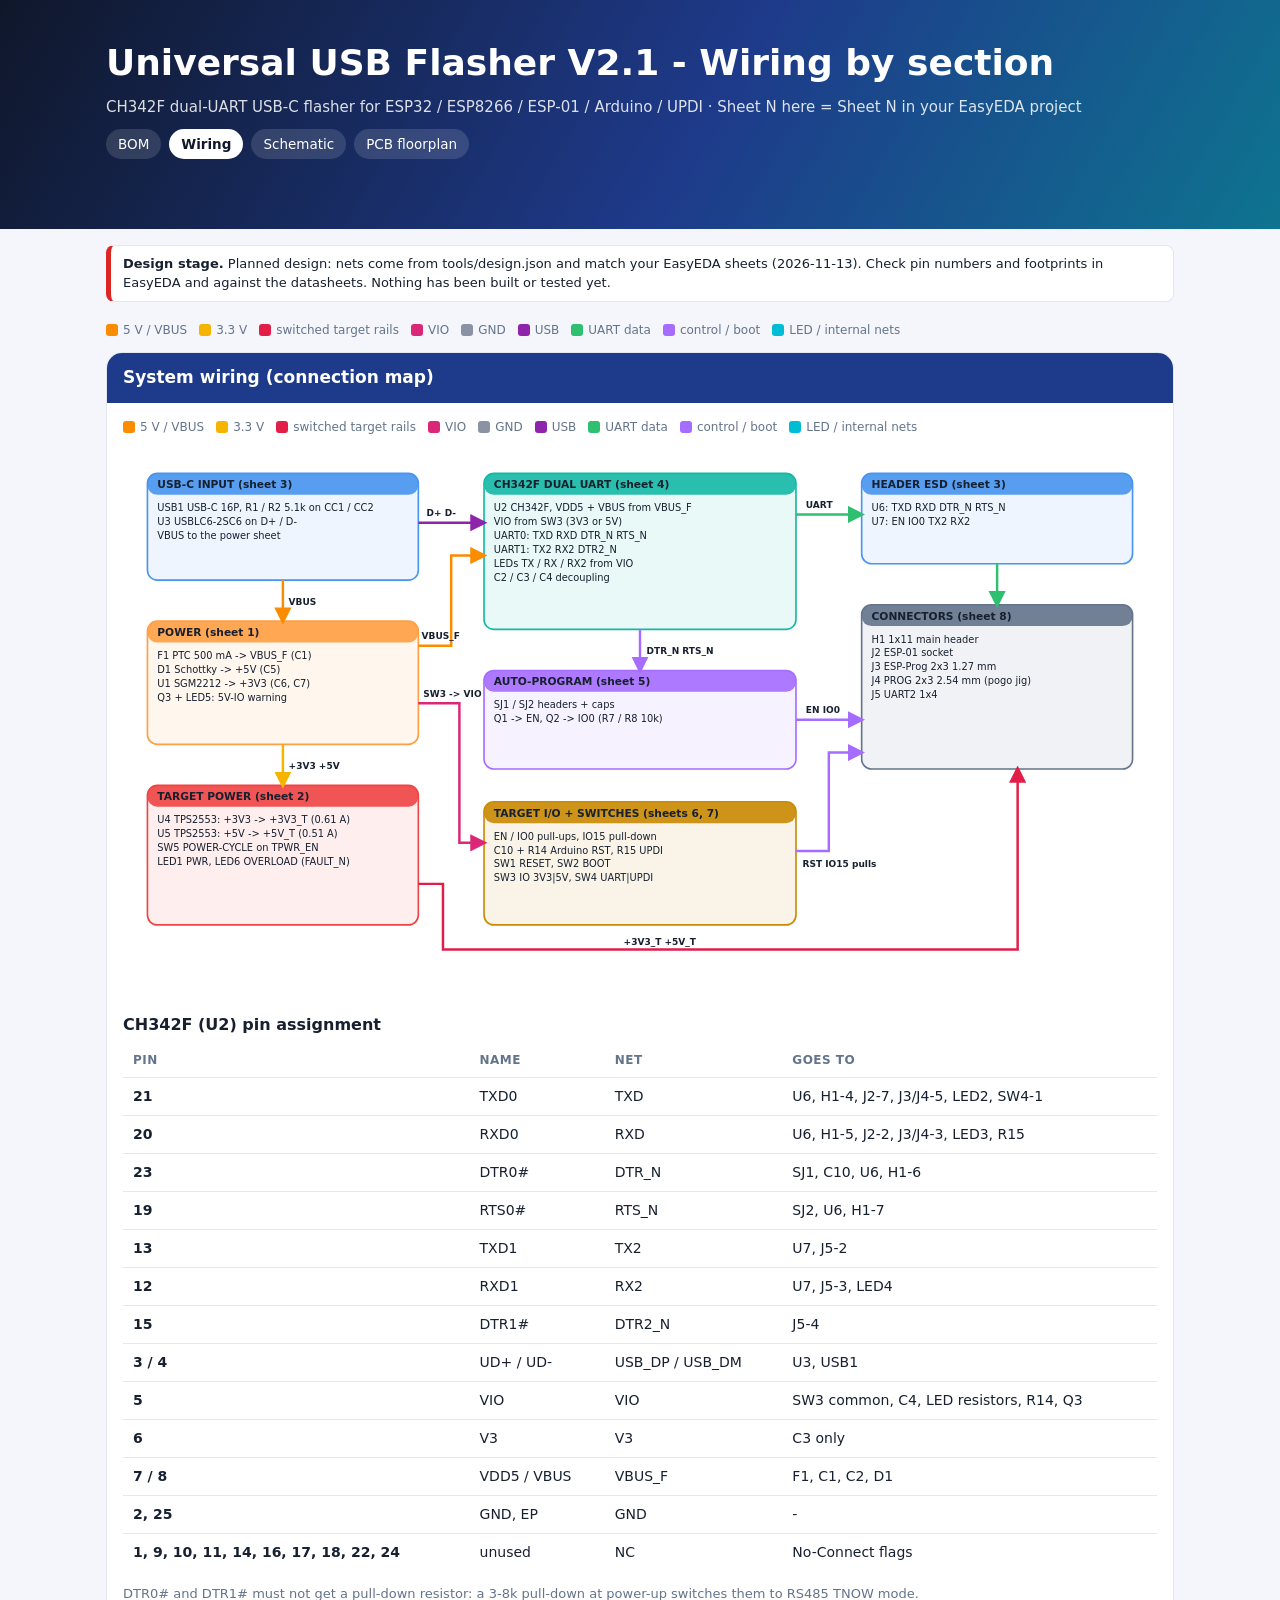
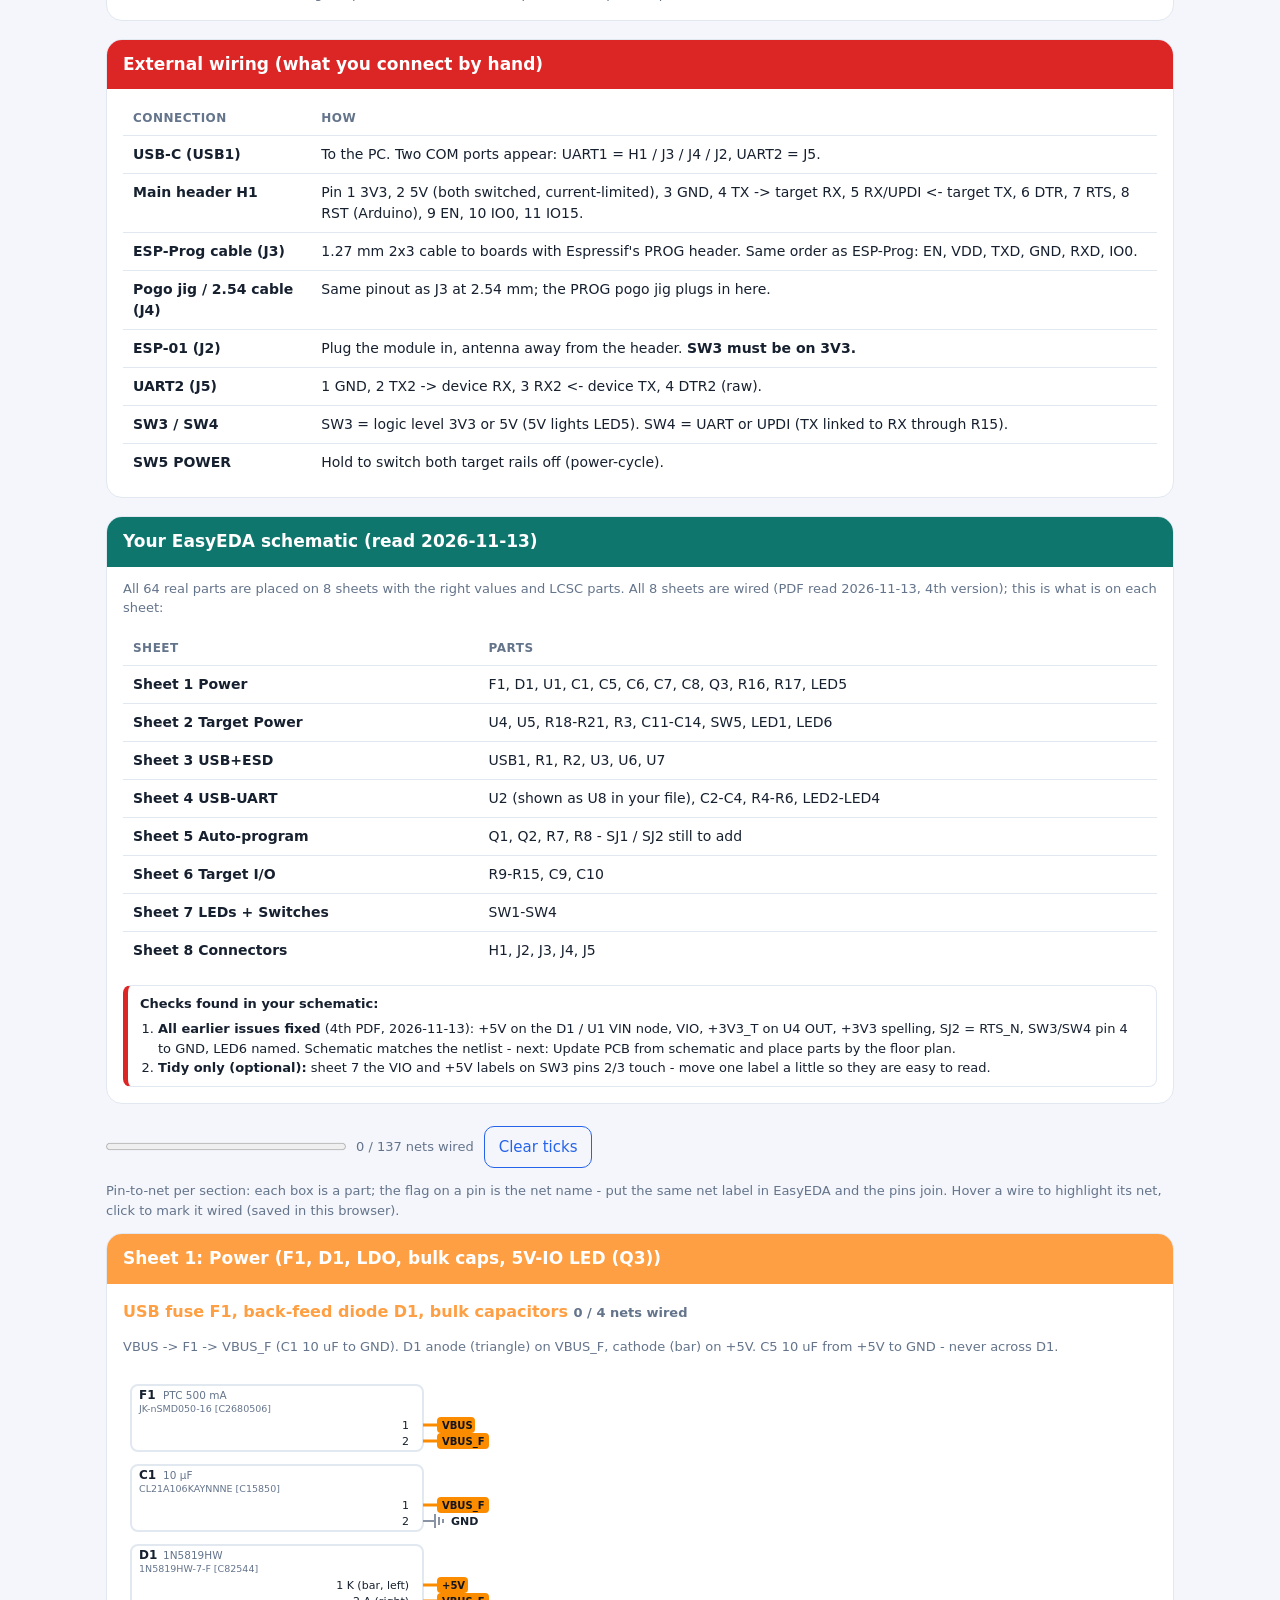
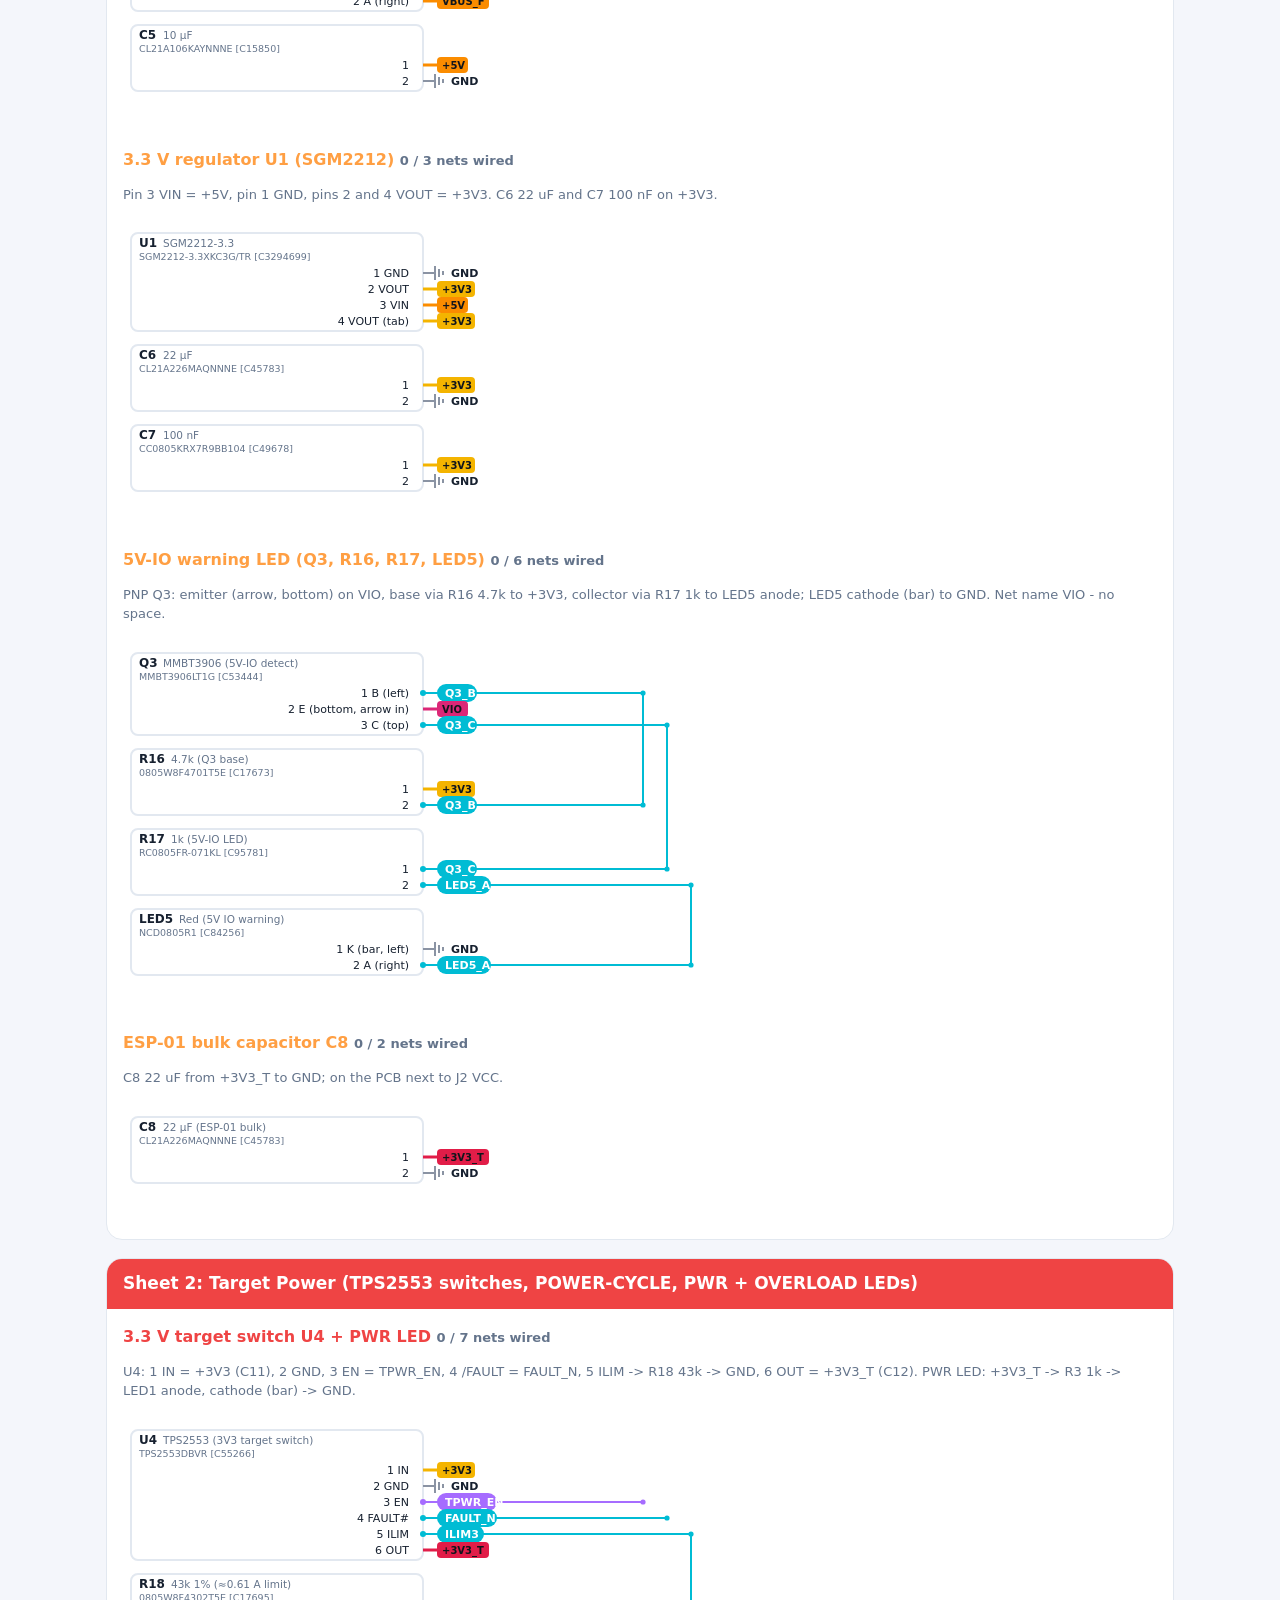
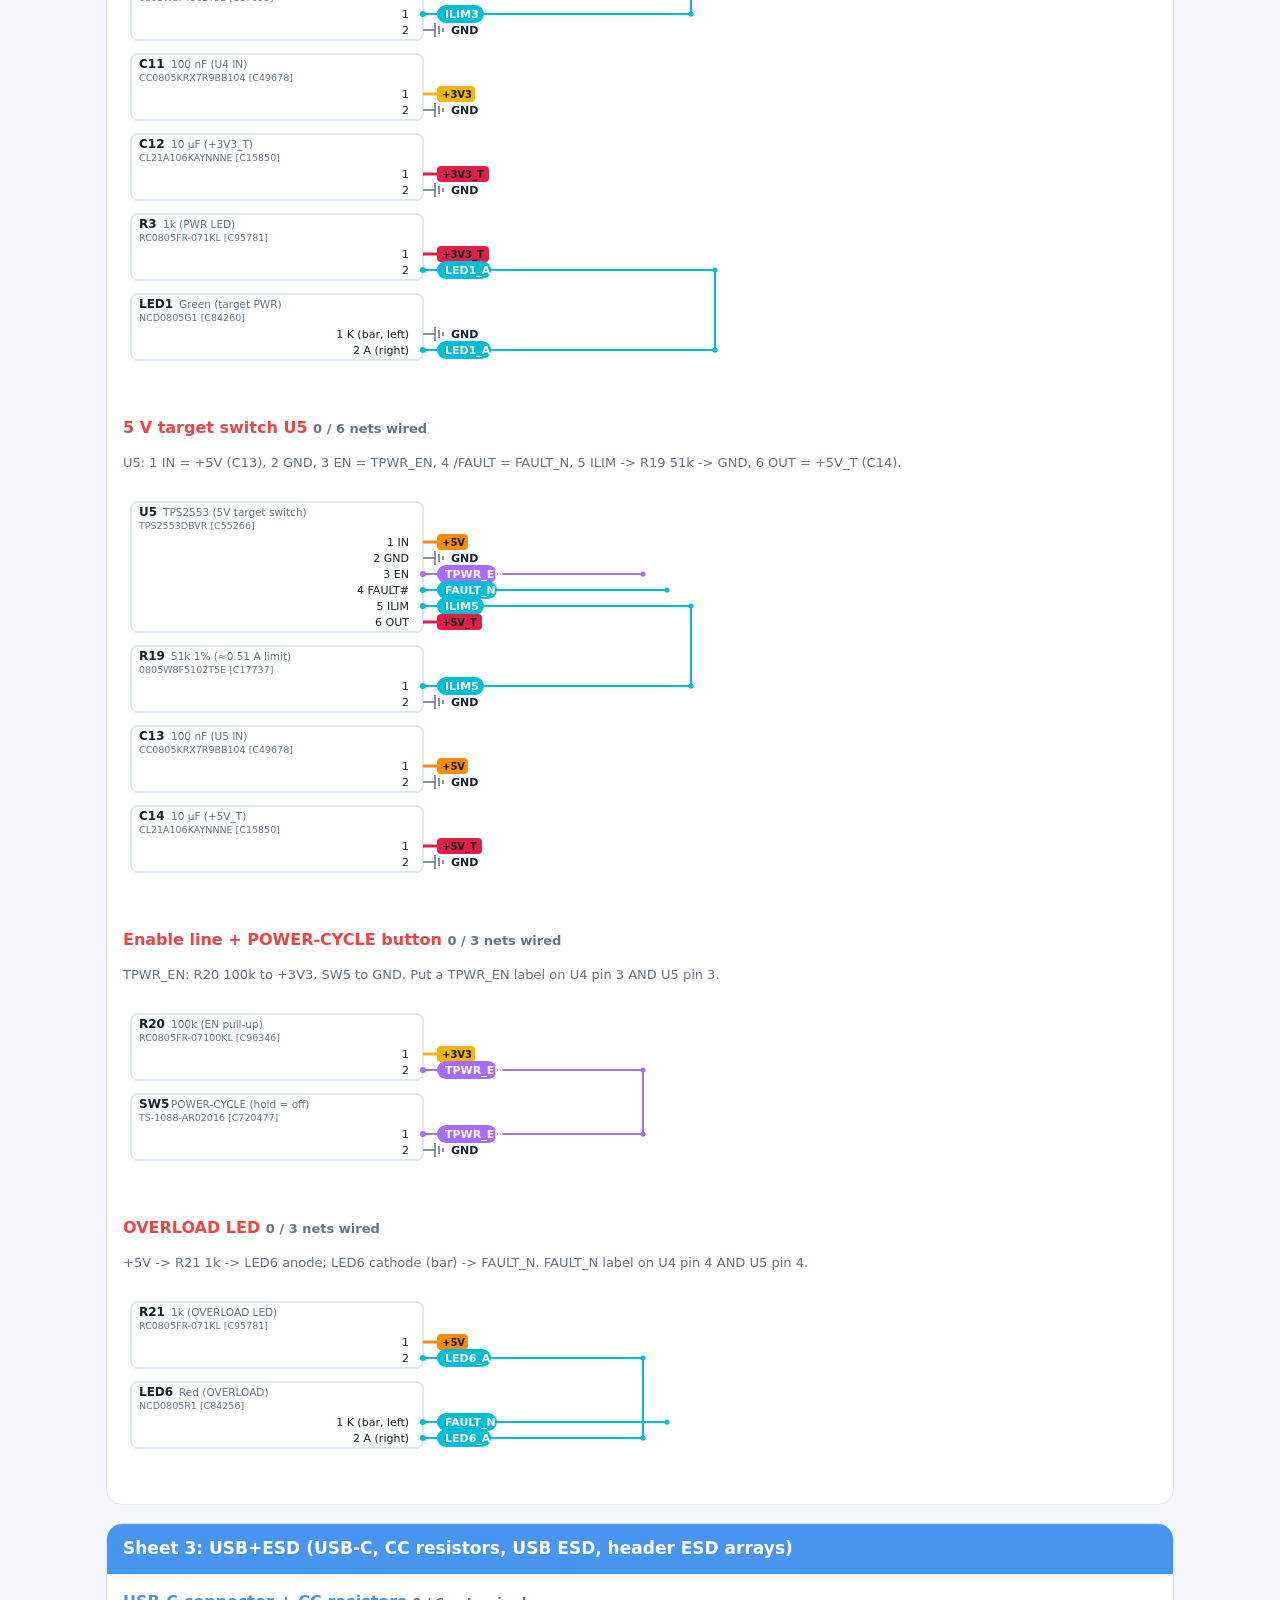
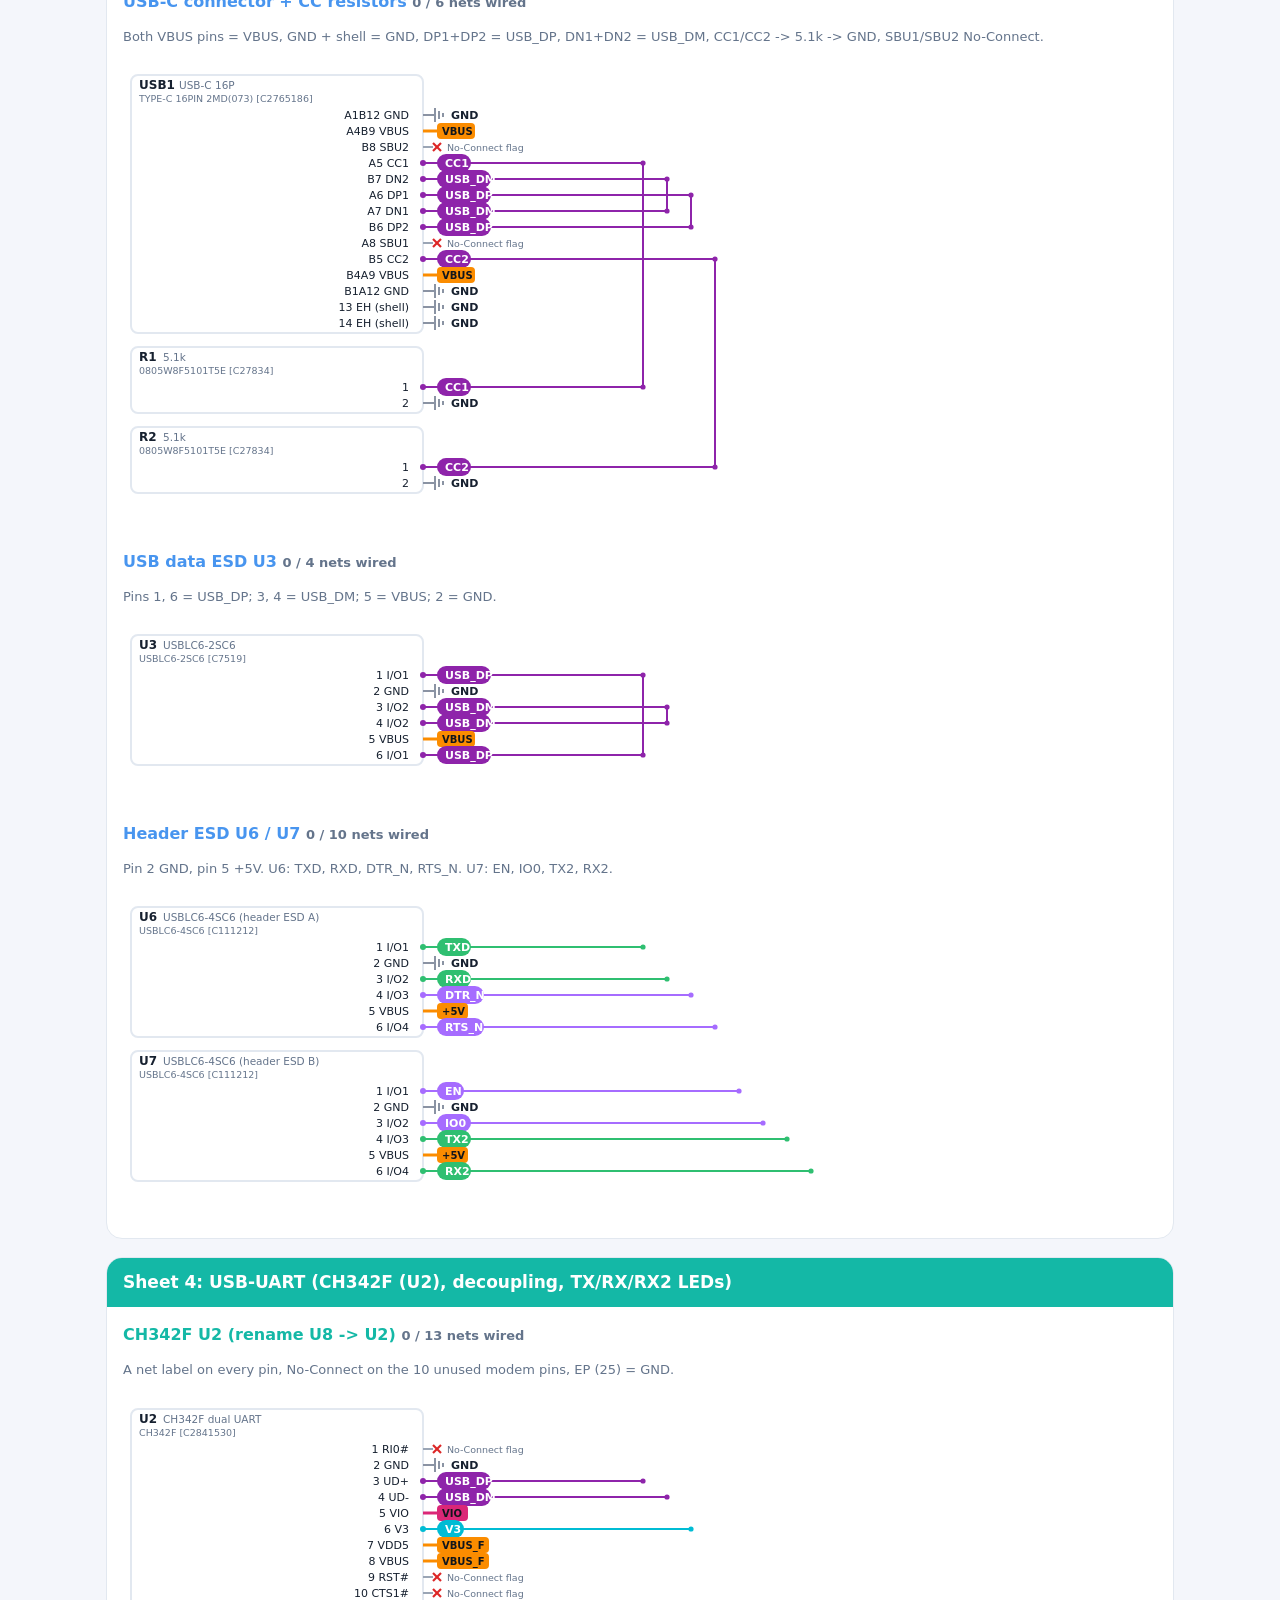
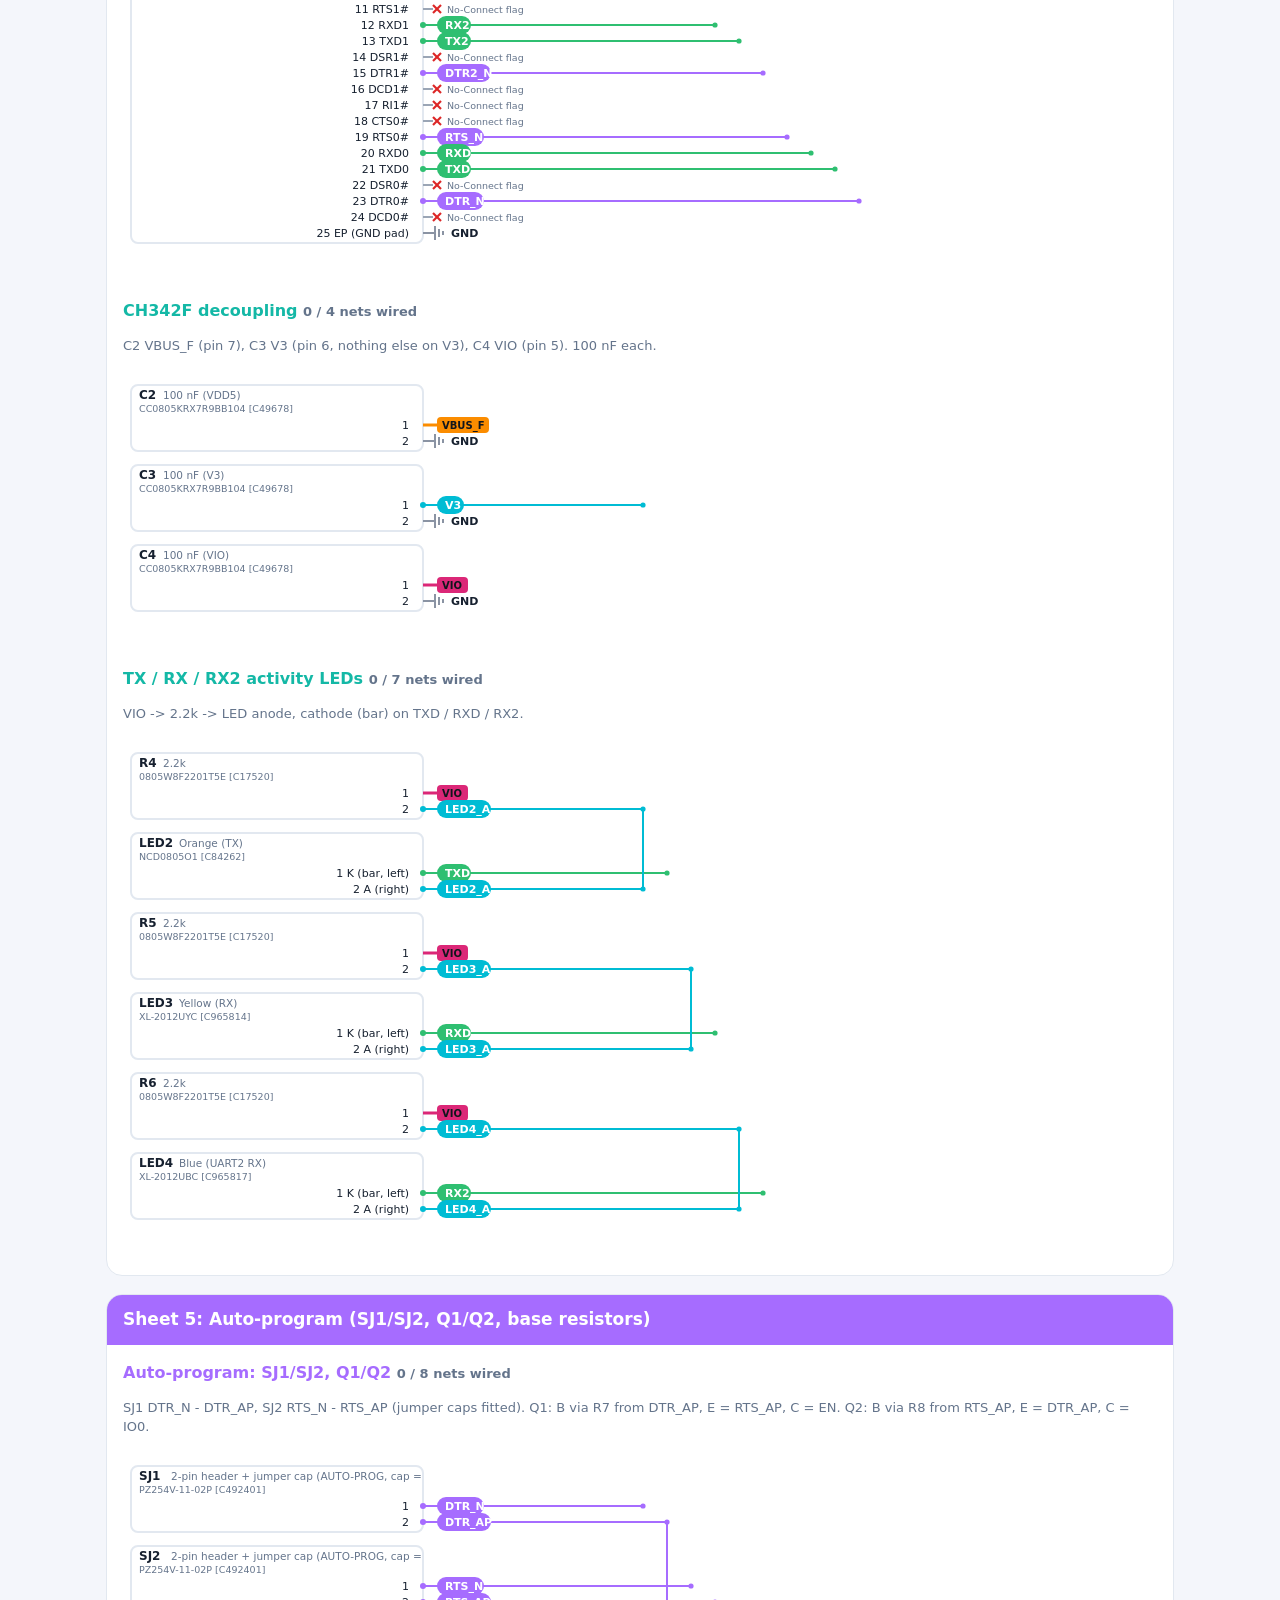
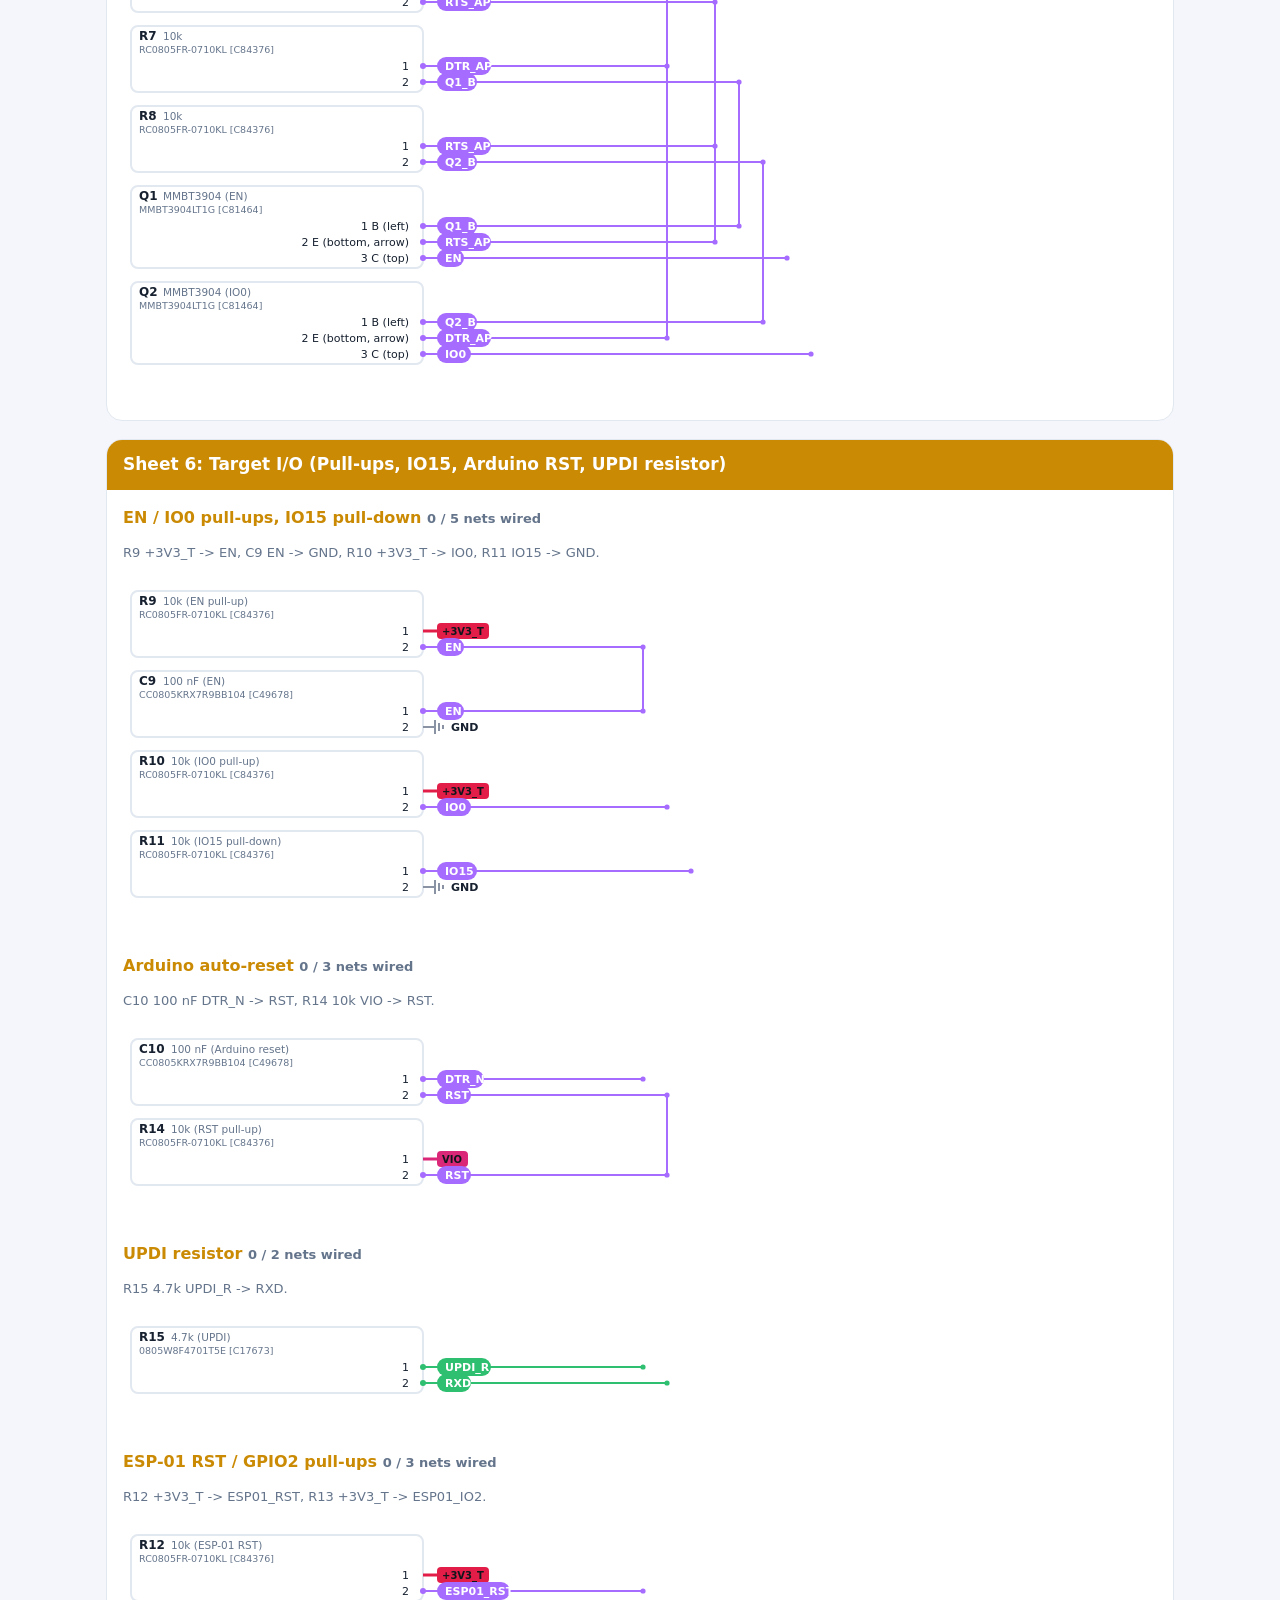
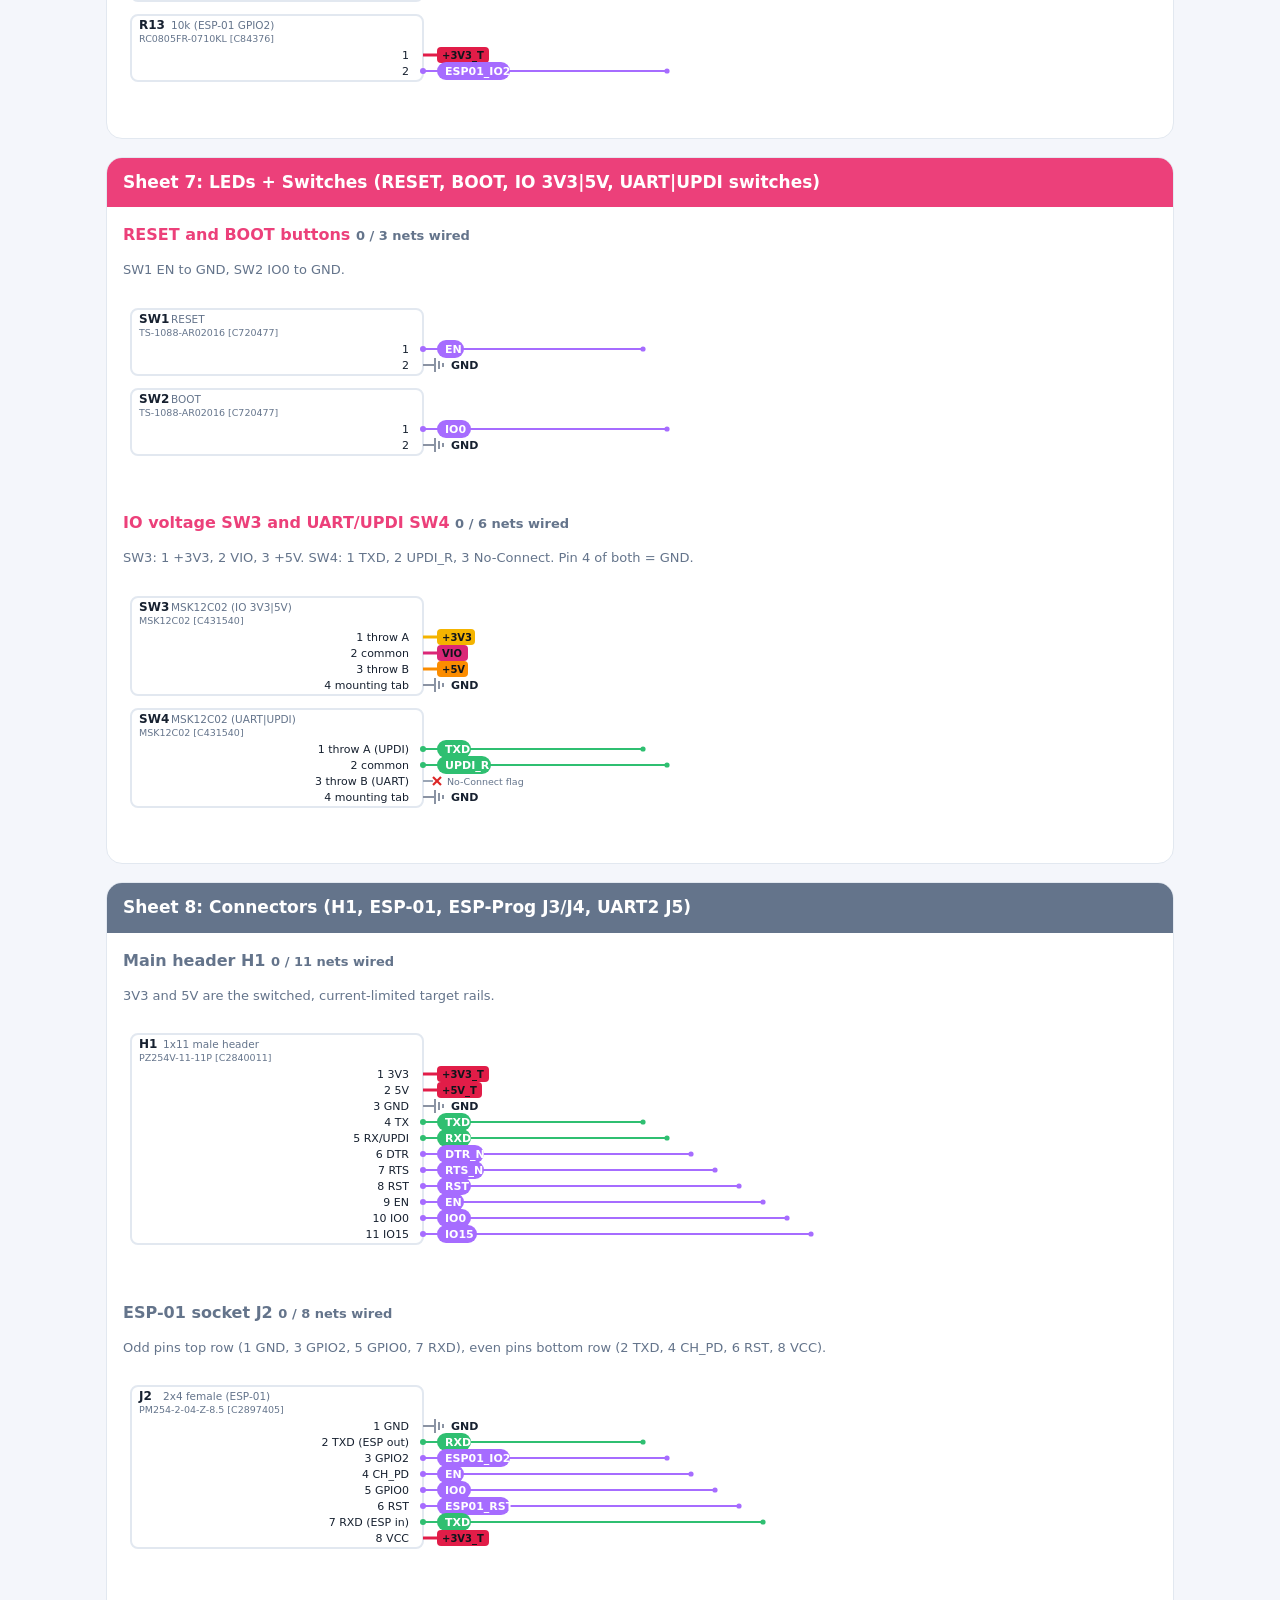
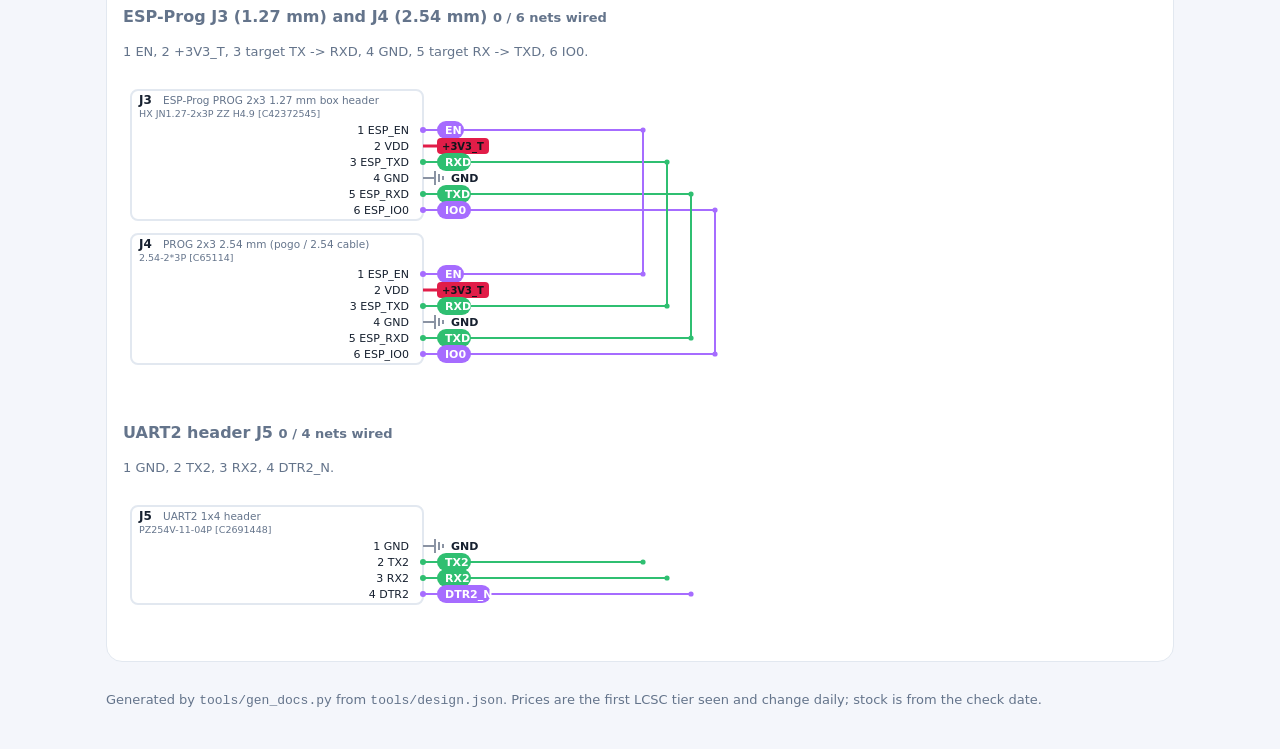
<file: docs/wiring-by-section.html>
<!doctype html><html lang="en"><head><meta charset="utf-8"><meta name="viewport" content="width=device-width,initial-scale=1"><title>Universal USB Flasher V2.1 - Wiring by section</title><style>:root{--bg:#f4f6fb;--card:#fff;--ink:#16202f;--fg:#16202f;--mut:#64748b;--mute:#64748b;--line:#e2e8f0;--acc:#2563eb;--board:#e8efe4}
@media (prefers-color-scheme:dark){:root{--bg:#0b1220;--card:#131c2e;--ink:#e6edf7;--fg:#e6edf7;--mut:#93a3b8;--mute:#93a3b8;--line:#243049;--acc:#60a5fa;--board:#16251d}}
*{box-sizing:border-box}
body{margin:0;background:var(--bg);color:var(--ink);font:15px/1.5 system-ui,Segoe UI,Roboto,sans-serif}
header{padding:36px 16px 70px;background:linear-gradient(120deg,#0f172a,#1e3a8a 55%,#0e7490);color:#fff}
.wrap{max-width:1100px;margin:0 auto;padding:0 16px}
header h1{margin:0 0 6px;font-size:clamp(24px,4vw,36px)}
header p{margin:0;opacity:.85}
header nav a{color:#fff;background:#ffffff22;padding:5px 12px;border-radius:99px;margin:10px 8px 0 0;text-decoration:none;font-size:13.5px;display:inline-block}
header nav a.on{background:#fff;color:#0f172a;font-weight:700}
.stats{display:grid;grid-template-columns:repeat(auto-fit,minmax(150px,1fr));gap:12px;margin-top:-48px}
.stat{background:var(--card);border:1px solid var(--line);border-radius:14px;padding:14px 16px;box-shadow:0 6px 20px rgba(0,0,0,.08)}
.stat b{display:block;font-size:26px}.stat span{color:var(--mut);font-size:13px}
.top{margin-top:-48px}
.bar{display:flex;flex-wrap:wrap;gap:10px;align-items:center;margin:22px 0 8px}
.bar input[type=search],.bar input[type=number]{padding:9px 12px;border:1px solid var(--line);border-radius:10px;background:var(--card);color:var(--ink);font:inherit}
.bar input[type=search]{flex:1;min-width:200px}.bar input[type=number]{width:80px}
button{padding:9px 14px;border:0;border-radius:10px;background:var(--acc);color:#fff;font:inherit;cursor:pointer}
button.ghost{background:transparent;color:var(--acc);border:1px solid var(--acc)}
.prog{height:8px;border-radius:99px;background:var(--line);overflow:hidden;margin:6px 0 20px}
.prog i{display:block;height:100%;width:0;background:linear-gradient(90deg,#10b981,#22d3ee);transition:width .3s}
.card{background:var(--card);border:1px solid var(--line);border-radius:16px;margin:0 0 18px;overflow:hidden}
.card>h2{margin:0;padding:12px 16px;font-size:17px;color:#fff;background:var(--c,#475569);display:flex;justify-content:space-between;gap:10px;flex-wrap:wrap}
.card>*:not(h2){margin-left:16px;margin-right:16px}.card>h2+*{margin-top:12px}.card>*:last-child{margin-bottom:16px}
.card>h2 .cnt,.card>h2 label{color:#fff}.cnt{font-weight:400;font-size:13px;opacity:.92}
h3{font-size:1rem;margin:16px 0 6px}
.scroll{overflow-x:auto}
table{width:100%;border-collapse:collapse;min-width:640px;font-size:14px}
th,td{padding:8px 10px;text-align:left;border-top:1px solid var(--line);vertical-align:top}
th{font-size:12px;text-transform:uppercase;letter-spacing:.04em;color:var(--mut);border-top:0;white-space:nowrap}
td.num,td.n{text-align:right;white-space:nowrap}
tr.ok,tr.done{opacity:.5}tr.ok td,.step.ok span{text-decoration:line-through}
input.ck{width:18px;height:18px}
.mpn{display:block;font-family:ui-monospace,Consolas,monospace;font-size:13px}
.note{display:block;color:var(--mut);font-size:12.5px;margin-top:2px}.mut{color:var(--mut);font-size:13px}
a{color:var(--acc)}
.tag{display:inline-block;padding:1px 8px;border-radius:99px;font-size:11.5px;font-weight:600;background:#dcfce7;color:#166534}
.tag.LISTING{background:#fef3c7;color:#92400e}.tag.opt{background:#e2e8f0;color:#334155}.tag.VERIFIED{background:#dcfce7;color:#166534}
@media (prefers-color-scheme:dark){.tag{background:#14532d;color:#bbf7d0}.tag.LISTING{background:#78350f;color:#fde68a}.tag.opt{background:#334155;color:#e2e8f0}}
.warn{background:var(--card);border-left:5px solid #dc2626;border-radius:8px;padding:8px 12px;margin:16px 0;font-size:13px;border-top:1px solid var(--line);border-right:1px solid var(--line);border-bottom:1px solid var(--line)}
.rec{border-left:4px solid #10b981;padding:6px 12px;background:rgba(16,185,129,.1);border-radius:6px;margin:12px 0}
.chips{position:sticky;top:0;background:var(--bg);padding:8px 0;z-index:5;display:flex;flex-wrap:wrap;gap:6px;align-items:center;margin-top:14px}
.chips a,.chip{padding:4px 10px;border-radius:14px;color:#fff;text-decoration:none;font-size:12px;font-weight:700}
.pbar{height:8px;background:var(--line);border-radius:5px;overflow:hidden;min-width:140px}.pbar div{height:100%;background:#10b981;width:0}
ul.rules li,ol.steps li{margin:5px 0}.step{display:flex;gap:10px;padding:6px 0;border-bottom:1px dashed var(--line)}
svg.plan,svg.dia{max-width:100%;height:auto}svg.dia text{fill:var(--ink);font-family:system-ui,Segoe UI,sans-serif}.ref{font-size:12px;font-weight:700}.role{font-size:10.5px;fill:var(--mut)!important}.lab{font-size:9.5px;fill:var(--mut)!important}
.pin{font-size:11px}.net{font-size:11px;font-weight:700}.flag{font-size:10px;font-weight:700;fill:#10151c!important}.pill{font-size:11px;font-weight:700;fill:#fff!important}
.bx{cursor:pointer}.bx.ok{opacity:.35}
.w{cursor:pointer;transition:opacity .15s}svg.hl .w{opacity:.15}svg.hl .w.on{opacity:1}.w.done line{stroke-dasharray:4 4}.pt{cursor:pointer}.pt.ok rect{fill-opacity:.1;stroke-dasharray:.6 .6}.pt.ok text{opacity:.4}
.legend{margin:12px 0}.legend span{display:inline-block;margin-right:12px;font-size:12px;color:var(--mut)}.legend i{display:inline-block;width:12px;height:12px;border-radius:3px;margin-right:5px;vertical-align:middle}
footer{color:var(--mut);font-size:13px;padding:10px 0 40px}
@media print{header{background:#fff;color:#000}.bar,button,.chips{display:none}}</style></head><body><header><div class="wrap"><h1>Universal USB Flasher V2.1 - Wiring by section</h1><p>CH342F dual-UART USB-C flasher for ESP32 / ESP8266 / ESP-01 / Arduino / UPDI &middot; Sheet N here = Sheet N in your EasyEDA project</p><nav><a class="" href="bom.html">BOM</a><a class="on" href="wiring-by-section.html">Wiring</a><a class="" href="schematic-sections.html">Schematic</a><a class="" href="pcb-floorplan.html">PCB floorplan</a></nav></div></header><div class="wrap"><div class="warn"><b>Design stage.</b> Planned design: nets come from tools/design.json and match your EasyEDA sheets (2026-11-13). Check pin numbers and footprints in EasyEDA and against the datasheets. Nothing has been built or tested yet.</div><p class="legend"><span><i style="background:#fb8c00"></i>5 V / VBUS</span><span><i style="background:#f4b400"></i>3.3 V</span><span><i style="background:#e11d48"></i>switched target rails</span><span><i style="background:#db2777"></i>VIO</span><span><i style="background:#8a93a3"></i>GND</span><span><i style="background:#8e24aa"></i>USB</span><span><i style="background:#2fbf71"></i>UART data</span><span><i style="background:#a66cff"></i>control / boot</span><span><i style="background:#00bcd4"></i>LED / internal nets</span></p><section class="card" style="--c:#1e3a8a"><h2>System wiring (connection map)</h2><p class="legend"><span><i style="background:#fb8c00"></i>5 V / VBUS</span><span><i style="background:#f4b400"></i>3.3 V</span><span><i style="background:#e11d48"></i>switched target rails</span><span><i style="background:#db2777"></i>VIO</span><span><i style="background:#8a93a3"></i>GND</span><span><i style="background:#8e24aa"></i>USB</span><span><i style="background:#2fbf71"></i>UART data</span><span><i style="background:#a66cff"></i>control / boot</span><span><i style="background:#00bcd4"></i>LED / internal nets</span></p><div class="scroll" style="background:var(--card);border-radius:12px;padding:8px"><svg viewBox="0 0 1240 640" width="1240" class="dia" style="color:var(--fg)"><defs><marker id="ahfb8c00" viewBox="0 0 10 10" refX="8" refY="5" markerWidth="7" markerHeight="7" orient="auto"><path d="M0,0 L10,5 L0,10 z" fill="#fb8c00"/></marker><marker id="ahf4b400" viewBox="0 0 10 10" refX="8" refY="5" markerWidth="7" markerHeight="7" orient="auto"><path d="M0,0 L10,5 L0,10 z" fill="#f4b400"/></marker><marker id="ahe11d48" viewBox="0 0 10 10" refX="8" refY="5" markerWidth="7" markerHeight="7" orient="auto"><path d="M0,0 L10,5 L0,10 z" fill="#e11d48"/></marker><marker id="ah8e24aa" viewBox="0 0 10 10" refX="8" refY="5" markerWidth="7" markerHeight="7" orient="auto"><path d="M0,0 L10,5 L0,10 z" fill="#8e24aa"/></marker><marker id="ah2fbf71" viewBox="0 0 10 10" refX="8" refY="5" markerWidth="7" markerHeight="7" orient="auto"><path d="M0,0 L10,5 L0,10 z" fill="#2fbf71"/></marker><marker id="aha66cff" viewBox="0 0 10 10" refX="8" refY="5" markerWidth="7" markerHeight="7" orient="auto"><path d="M0,0 L10,5 L0,10 z" fill="#a66cff"/></marker><marker id="ahdb2777" viewBox="0 0 10 10" refX="8" refY="5" markerWidth="7" markerHeight="7" orient="auto"><path d="M0,0 L10,5 L0,10 z" fill="#db2777"/></marker></defs><g><rect x="20" y="20" width="330" height="130" rx="12" fill="#4895ef" fill-opacity=".09" stroke="#4895ef" stroke-width="2"/><rect x="20" y="20" width="330" height="26" rx="12" fill="#4895ef" fill-opacity=".9"/><text x="32" y="38" font-size="13" font-weight="700" fill="#fff">USB-C INPUT (sheet 3)</text><text x="32" y="66" font-size="12" fill="currentColor">USB1 USB-C 16P, R1 / R2 5.1k on CC1 / CC2</text><text x="32" y="83" font-size="12" fill="currentColor">U3 USBLC6-2SC6 on D+ / D-</text><text x="32" y="100" font-size="12" fill="currentColor">VBUS to the power sheet</text></g><g><rect x="20" y="200" width="330" height="150" rx="12" fill="#ff9f43" fill-opacity=".09" stroke="#ff9f43" stroke-width="2"/><rect x="20" y="200" width="330" height="26" rx="12" fill="#ff9f43" fill-opacity=".9"/><text x="32" y="218" font-size="13" font-weight="700" fill="#fff">POWER (sheet 1)</text><text x="32" y="246" font-size="12" fill="currentColor">F1 PTC 500 mA -&gt; VBUS_F (C1)</text><text x="32" y="263" font-size="12" fill="currentColor">D1 Schottky -&gt; +5V (C5)</text><text x="32" y="280" font-size="12" fill="currentColor">U1 SGM2212 -&gt; +3V3 (C6, C7)</text><text x="32" y="297" font-size="12" fill="currentColor">Q3 + LED5: 5V-IO warning</text></g><g><rect x="20" y="400" width="330" height="170" rx="12" fill="#ef4444" fill-opacity=".09" stroke="#ef4444" stroke-width="2"/><rect x="20" y="400" width="330" height="26" rx="12" fill="#ef4444" fill-opacity=".9"/><text x="32" y="418" font-size="13" font-weight="700" fill="#fff">TARGET POWER (sheet 2)</text><text x="32" y="446" font-size="12" fill="currentColor">U4 TPS2553: +3V3 -&gt; +3V3_T (0.61 A)</text><text x="32" y="463" font-size="12" fill="currentColor">U5 TPS2553: +5V -&gt; +5V_T (0.51 A)</text><text x="32" y="480" font-size="12" fill="currentColor">SW5 POWER-CYCLE on TPWR_EN</text><text x="32" y="497" font-size="12" fill="currentColor">LED1 PWR, LED6 OVERLOAD (FAULT_N)</text></g><g><rect x="430" y="20" width="380" height="190" rx="12" fill="#14b8a6" fill-opacity=".09" stroke="#14b8a6" stroke-width="2"/><rect x="430" y="20" width="380" height="26" rx="12" fill="#14b8a6" fill-opacity=".9"/><text x="442" y="38" font-size="13" font-weight="700" fill="#fff">CH342F DUAL UART (sheet 4)</text><text x="442" y="66" font-size="12" fill="currentColor">U2 CH342F, VDD5 + VBUS from VBUS_F</text><text x="442" y="83" font-size="12" fill="currentColor">VIO from SW3 (3V3 or 5V)</text><text x="442" y="100" font-size="12" fill="currentColor">UART0: TXD RXD DTR_N RTS_N</text><text x="442" y="117" font-size="12" fill="currentColor">UART1: TX2 RX2 DTR2_N</text><text x="442" y="134" font-size="12" fill="currentColor">LEDs TX / RX / RX2 from VIO</text><text x="442" y="151" font-size="12" fill="currentColor">C2 / C3 / C4 decoupling</text></g><g><rect x="430" y="260" width="380" height="120" rx="12" fill="#a66cff" fill-opacity=".09" stroke="#a66cff" stroke-width="2"/><rect x="430" y="260" width="380" height="26" rx="12" fill="#a66cff" fill-opacity=".9"/><text x="442" y="278" font-size="13" font-weight="700" fill="#fff">AUTO-PROGRAM (sheet 5)</text><text x="442" y="306" font-size="12" fill="currentColor">SJ1 / SJ2 headers + caps</text><text x="442" y="323" font-size="12" fill="currentColor">Q1 -&gt; EN, Q2 -&gt; IO0 (R7 / R8 10k)</text></g><g><rect x="430" y="420" width="380" height="150" rx="12" fill="#ca8a04" fill-opacity=".09" stroke="#ca8a04" stroke-width="2"/><rect x="430" y="420" width="380" height="26" rx="12" fill="#ca8a04" fill-opacity=".9"/><text x="442" y="438" font-size="13" font-weight="700" fill="#fff">TARGET I/O + SWITCHES (sheets 6, 7)</text><text x="442" y="466" font-size="12" fill="currentColor">EN / IO0 pull-ups, IO15 pull-down</text><text x="442" y="483" font-size="12" fill="currentColor">C10 + R14 Arduino RST, R15 UPDI</text><text x="442" y="500" font-size="12" fill="currentColor">SW1 RESET, SW2 BOOT</text><text x="442" y="517" font-size="12" fill="currentColor">SW3 IO 3V3|5V, SW4 UART|UPDI</text></g><g><rect x="890" y="20" width="330" height="110" rx="12" fill="#4895ef" fill-opacity=".09" stroke="#4895ef" stroke-width="2"/><rect x="890" y="20" width="330" height="26" rx="12" fill="#4895ef" fill-opacity=".9"/><text x="902" y="38" font-size="13" font-weight="700" fill="#fff">HEADER ESD (sheet 3)</text><text x="902" y="66" font-size="12" fill="currentColor">U6: TXD RXD DTR_N RTS_N</text><text x="902" y="83" font-size="12" fill="currentColor">U7: EN IO0 TX2 RX2</text></g><g><rect x="890" y="180" width="330" height="200" rx="12" fill="#64748b" fill-opacity=".09" stroke="#64748b" stroke-width="2"/><rect x="890" y="180" width="330" height="26" rx="12" fill="#64748b" fill-opacity=".9"/><text x="902" y="198" font-size="13" font-weight="700" fill="#fff">CONNECTORS (sheet 8)</text><text x="902" y="226" font-size="12" fill="currentColor">H1 1x11 main header</text><text x="902" y="243" font-size="12" fill="currentColor">J2 ESP-01 socket</text><text x="902" y="260" font-size="12" fill="currentColor">J3 ESP-Prog 2x3 1.27 mm</text><text x="902" y="277" font-size="12" fill="currentColor">J4 PROG 2x3 2.54 mm (pogo jig)</text><text x="902" y="294" font-size="12" fill="currentColor">J5 UART2 1x4</text></g><path d="M185,150 L185,200" fill="none" stroke="#fb8c00" stroke-width="3" marker-end="url(#ahfb8c00)"/><text x="192" y="180" font-size="11" font-weight="700" fill="#fb8c00">VBUS</text><path d="M350,80 L430,80" fill="none" stroke="#8e24aa" stroke-width="3" marker-end="url(#ah8e24aa)"/><text x="360" y="72" font-size="11" font-weight="700" fill="#8e24aa">D+ D-</text><path d="M350,230 L390,230 L390,120 L430,120" fill="none" stroke="#fb8c00" stroke-width="3" marker-end="url(#ahfb8c00)"/><text x="354" y="222" font-size="11" font-weight="700" fill="#fb8c00">VBUS_F</text><path d="M185,350 L185,400" fill="none" stroke="#f4b400" stroke-width="3" marker-end="url(#ahf4b400)"/><text x="192" y="380" font-size="11" font-weight="700" fill="#f4b400">+3V3 +5V</text><path d="M350,300 L400,300 L400,470 L430,470" fill="none" stroke="#db2777" stroke-width="3" marker-end="url(#ahdb2777)"/><text x="356" y="292" font-size="11" font-weight="700" fill="#db2777">SW3 -&gt; VIO</text><path d="M620,210 L620,260" fill="none" stroke="#a66cff" stroke-width="3" marker-end="url(#aha66cff)"/><text x="628" y="240" font-size="11" font-weight="700" fill="#a66cff">DTR_N RTS_N</text><path d="M810,70 L890,70" fill="none" stroke="#2fbf71" stroke-width="3" marker-end="url(#ah2fbf71)"/><text x="822" y="62" font-size="11" font-weight="700" fill="#2fbf71">UART</text><path d="M1055,130 L1055,180" fill="none" stroke="#2fbf71" stroke-width="3" marker-end="url(#ah2fbf71)"/><path d="M810,320 L890,320" fill="none" stroke="#a66cff" stroke-width="3" marker-end="url(#aha66cff)"/><text x="822" y="312" font-size="11" font-weight="700" fill="#a66cff">EN IO0</text><path d="M810,480 L850,480 L850,360 L890,360" fill="none" stroke="#a66cff" stroke-width="3" marker-end="url(#aha66cff)"/><text x="818" y="500" font-size="11" font-weight="700" fill="#a66cff">RST IO15 pulls</text><path d="M350,520 L380,520 L380,600 L1080,600 L1080,380" fill="none" stroke="#e11d48" stroke-width="3" marker-end="url(#ahe11d48)"/><text x="600" y="594" font-size="11" font-weight="700" fill="#e11d48">+3V3_T +5V_T</text></svg></div><h3>CH342F (U2) pin assignment</h3><div class="scroll"><table><thead><tr><th>Pin</th><th>Name</th><th>Net</th><th>Goes to</th></tr></thead><tbody><tr><td><b>21</b></td><td>TXD0</td><td>TXD</td><td>U6, H1-4, J2-7, J3/J4-5, LED2, SW4-1</td></tr><tr><td><b>20</b></td><td>RXD0</td><td>RXD</td><td>U6, H1-5, J2-2, J3/J4-3, LED3, R15</td></tr><tr><td><b>23</b></td><td>DTR0#</td><td>DTR_N</td><td>SJ1, C10, U6, H1-6</td></tr><tr><td><b>19</b></td><td>RTS0#</td><td>RTS_N</td><td>SJ2, U6, H1-7</td></tr><tr><td><b>13</b></td><td>TXD1</td><td>TX2</td><td>U7, J5-2</td></tr><tr><td><b>12</b></td><td>RXD1</td><td>RX2</td><td>U7, J5-3, LED4</td></tr><tr><td><b>15</b></td><td>DTR1#</td><td>DTR2_N</td><td>J5-4</td></tr><tr><td><b>3 / 4</b></td><td>UD+ / UD-</td><td>USB_DP / USB_DM</td><td>U3, USB1</td></tr><tr><td><b>5</b></td><td>VIO</td><td>VIO</td><td>SW3 common, C4, LED resistors, R14, Q3</td></tr><tr><td><b>6</b></td><td>V3</td><td>V3</td><td>C3 only</td></tr><tr><td><b>7 / 8</b></td><td>VDD5 / VBUS</td><td>VBUS_F</td><td>F1, C1, C2, D1</td></tr><tr><td><b>2, 25</b></td><td>GND, EP</td><td>GND</td><td>-</td></tr><tr><td><b>1, 9, 10, 11, 14, 16, 17, 18, 22, 24</b></td><td>unused</td><td>NC</td><td>No-Connect flags</td></tr></tbody></table></div><p class="mut">DTR0# and DTR1# must not get a pull-down resistor: a 3-8k pull-down at power-up switches them to RS485 TNOW mode.</p></section><section class="card" style="--c:#dc2626"><h2>External wiring (what you connect by hand)</h2><div class="scroll"><table><thead><tr><th>Connection</th><th>How</th></tr></thead><tbody><tr><td><b>USB-C (USB1)</b></td><td>To the PC. Two COM ports appear: UART1 = H1 / J3 / J4 / J2, UART2 = J5.</td></tr><tr><td><b>Main header H1</b></td><td>Pin 1 3V3, 2 5V (both switched, current-limited), 3 GND, 4 TX -> target RX, 5 RX/UPDI <- target TX, 6 DTR, 7 RTS, 8 RST (Arduino), 9 EN, 10 IO0, 11 IO15.</td></tr><tr><td><b>ESP-Prog cable (J3)</b></td><td>1.27 mm 2x3 cable to boards with Espressif's PROG header. Same order as ESP-Prog: EN, VDD, TXD, GND, RXD, IO0.</td></tr><tr><td><b>Pogo jig / 2.54 cable (J4)</b></td><td>Same pinout as J3 at 2.54 mm; the PROG pogo jig plugs in here.</td></tr><tr><td><b>ESP-01 (J2)</b></td><td>Plug the module in, antenna away from the header. <b>SW3 must be on 3V3.</b></td></tr><tr><td><b>UART2 (J5)</b></td><td>1 GND, 2 TX2 -> device RX, 3 RX2 <- device TX, 4 DTR2 (raw).</td></tr><tr><td><b>SW3 / SW4</b></td><td>SW3 = logic level 3V3 or 5V (5V lights LED5). SW4 = UART or UPDI (TX linked to RX through R15).</td></tr><tr><td><b>SW5 POWER</b></td><td>Hold to switch both target rails off (power-cycle).</td></tr></tbody></table></div></section><section class="card" style="--c:#0f766e"><h2>Your EasyEDA schematic (read 2026-11-13)</h2><p class="mut">All 64 real parts are placed on 8 sheets with the right values and LCSC parts. All 8 sheets are wired (PDF read 2026-11-13, 4th version); this is what is on each sheet:</p><div class="scroll"><table><thead><tr><th>Sheet</th><th>Parts</th></tr></thead><tbody><tr><td><b>Sheet 1 Power</b></td><td>F1, D1, U1, C1, C5, C6, C7, C8, Q3, R16, R17, LED5</td></tr><tr><td><b>Sheet 2 Target Power</b></td><td>U4, U5, R18-R21, R3, C11-C14, SW5, LED1, LED6</td></tr><tr><td><b>Sheet 3 USB+ESD</b></td><td>USB1, R1, R2, U3, U6, U7</td></tr><tr><td><b>Sheet 4 USB-UART</b></td><td>U2 (shown as U8 in your file), C2-C4, R4-R6, LED2-LED4</td></tr><tr><td><b>Sheet 5 Auto-program</b></td><td>Q1, Q2, R7, R8 - SJ1 / SJ2 still to add</td></tr><tr><td><b>Sheet 6 Target I/O</b></td><td>R9-R15, C9, C10</td></tr><tr><td><b>Sheet 7 LEDs + Switches</b></td><td>SW1-SW4</td></tr><tr><td><b>Sheet 8 Connectors</b></td><td>H1, J2, J3, J4, J5</td></tr></tbody></table></div><div class="warn"><b>Checks found in your schematic:</b><ol style="margin:6px 0 0 18px;padding:0"><li><b>All earlier issues fixed</b> (4th PDF, 2026-11-13): +5V on the D1 / U1 VIN node, VIO, +3V3_T on U4 OUT, +3V3 spelling, SJ2 = RTS_N, SW3/SW4 pin 4 to GND, LED6 named. Schematic matches the netlist - next: Update PCB from schematic and place parts by the floor plan.</li><li><b>Tidy only (optional):</b> sheet 7 the VIO and +5V labels on SW3 pins 2/3 touch - move one label a little so they are easy to read.</li></ol></div></section><div class="bar"><progress id="pg" value="0" max="1" style="width:240px"></progress><span id="pt" class="mut"></span><button class="ghost" id="rs">Clear ticks</button></div><p class="mut">Pin-to-net per section: each box is a part; the flag on a pin is the net name - put the same net label in EasyEDA and the pins join. Hover a wire to highlight its net, click to mark it wired (saved in this browser).</p><section class="card" id="P1" style="--c:#ff9f43"><h2>Sheet 1: Power (F1, D1, LDO, bulk caps, 5V-IO LED (Q3))</h2><div data-sec="P1s1" class="sec"><h3 style="color:#ff9f43">USB fuse F1, back-feed diode D1, bulk capacitors <span class="mut secprog"></span></h3><p class="mut">VBUS -&gt; F1 -&gt; VBUS_F (C1 10 uF to GND). D1 anode (triangle) on VBUS_F, cathode (bar) on +5V. C5 10 uF from +5V to GND - never across D1.</p><div class="scroll"><svg viewBox="0 0 560 356" width="560" height="356" class="dia" data-sec="P1s1"><g class="bx" data-ref="F1"><rect x="8" y="16" width="292" height="66" rx="7" fill="var(--card)" stroke="var(--line)" stroke-width="2"/><text x="16" y="30" class="ref">F1</text><text x="40" y="30" class="role">PTC 500 mA</text><text x="16" y="43" class="lab">JK-nSMD050-16 [C2680506]</text></g><g class="bx" data-ref="C1"><rect x="8" y="96" width="292" height="66" rx="7" fill="var(--card)" stroke="var(--line)" stroke-width="2"/><text x="16" y="110" class="ref">C1</text><text x="40" y="110" class="role">10 µF</text><text x="16" y="123" class="lab">CL21A106KAYNNNE [C15850]</text></g><g class="bx" data-ref="D1"><rect x="8" y="176" width="292" height="66" rx="7" fill="var(--card)" stroke="var(--line)" stroke-width="2"/><text x="16" y="190" class="ref">D1</text><text x="40" y="190" class="role">1N5819HW</text><text x="16" y="203" class="lab">1N5819HW-7-F [C82544]</text></g><g class="bx" data-ref="C5"><rect x="8" y="256" width="292" height="66" rx="7" fill="var(--card)" stroke="var(--line)" stroke-width="2"/><text x="16" y="270" class="ref">C5</text><text x="40" y="270" class="role">10 µF</text><text x="16" y="283" class="lab">CL21A106KAYNNNE [C15850]</text></g><text x="286" y="59.5" text-anchor="end" class="pin">1</text><g class="w" data-net="VBUS"><line x1="300" y1="56" x2="314" y2="56" stroke="#fb8c00" stroke-width="3"/><rect x="314" y="48" width="38" height="16" rx="4" fill="#fb8c00"/><text x="319" y="59.5" class="flag">VBUS</text></g><text x="286" y="75.5" text-anchor="end" class="pin">2</text><g class="w" data-net="VBUS_F"><line x1="300" y1="72" x2="314" y2="72" stroke="#fb8c00" stroke-width="3"/><rect x="314" y="64" width="52" height="16" rx="4" fill="#fb8c00"/><text x="319" y="75.5" class="flag">VBUS_F</text></g><text x="286" y="139.5" text-anchor="end" class="pin">1</text><g class="w" data-net="VBUS_F"><line x1="300" y1="136" x2="314" y2="136" stroke="#fb8c00" stroke-width="3"/><rect x="314" y="128" width="52" height="16" rx="4" fill="#fb8c00"/><text x="319" y="139.5" class="flag">VBUS_F</text></g><text x="286" y="155.5" text-anchor="end" class="pin">2</text><g class="w" data-net="GND"><line x1="300" y1="152" x2="312" y2="152" stroke="#8a93a3" stroke-width="2"/><line x1="312" y1="145" x2="312" y2="159" stroke="#8a93a3" stroke-width="2"/><line x1="316" y1="148" x2="316" y2="156" stroke="#8a93a3" stroke-width="2"/><line x1="320" y1="150" x2="320" y2="154" stroke="#8a93a3" stroke-width="2"/><text x="328" y="155.5" class="net" fill="#8a93a3">GND</text></g><text x="286" y="219.5" text-anchor="end" class="pin">1 K (bar, left)</text><g class="w" data-net="+5V"><line x1="300" y1="216" x2="314" y2="216" stroke="#fb8c00" stroke-width="3"/><rect x="314" y="208" width="31" height="16" rx="4" fill="#fb8c00"/><text x="319" y="219.5" class="flag">+5V</text></g><text x="286" y="235.5" text-anchor="end" class="pin">2 A (right)</text><g class="w" data-net="VBUS_F"><line x1="300" y1="232" x2="314" y2="232" stroke="#fb8c00" stroke-width="3"/><rect x="314" y="224" width="52" height="16" rx="4" fill="#fb8c00"/><text x="319" y="235.5" class="flag">VBUS_F</text></g><text x="286" y="299.5" text-anchor="end" class="pin">1</text><g class="w" data-net="+5V"><line x1="300" y1="296" x2="314" y2="296" stroke="#fb8c00" stroke-width="3"/><rect x="314" y="288" width="31" height="16" rx="4" fill="#fb8c00"/><text x="319" y="299.5" class="flag">+5V</text></g><text x="286" y="315.5" text-anchor="end" class="pin">2</text><g class="w" data-net="GND"><line x1="300" y1="312" x2="312" y2="312" stroke="#8a93a3" stroke-width="2"/><line x1="312" y1="305" x2="312" y2="319" stroke="#8a93a3" stroke-width="2"/><line x1="316" y1="308" x2="316" y2="316" stroke="#8a93a3" stroke-width="2"/><line x1="320" y1="310" x2="320" y2="314" stroke="#8a93a3" stroke-width="2"/><text x="328" y="315.5" class="net" fill="#8a93a3">GND</text></g></svg></div></div><div data-sec="P1s2" class="sec"><h3 style="color:#ff9f43">3.3 V regulator U1 (SGM2212) <span class="mut secprog"></span></h3><p class="mut">Pin 3 VIN = +5V, pin 1 GND, pins 2 and 4 VOUT = +3V3. C6 22 uF and C7 100 nF on +3V3.</p><div class="scroll"><svg viewBox="0 0 560 308" width="560" height="308" class="dia" data-sec="P1s2"><g class="bx" data-ref="U1"><rect x="8" y="16" width="292" height="98" rx="7" fill="var(--card)" stroke="var(--line)" stroke-width="2"/><text x="16" y="30" class="ref">U1</text><text x="40" y="30" class="role">SGM2212-3.3</text><text x="16" y="43" class="lab">SGM2212-3.3XKC3G/TR [C3294699]</text></g><g class="bx" data-ref="C6"><rect x="8" y="128" width="292" height="66" rx="7" fill="var(--card)" stroke="var(--line)" stroke-width="2"/><text x="16" y="142" class="ref">C6</text><text x="40" y="142" class="role">22 µF</text><text x="16" y="155" class="lab">CL21A226MAQNNNE [C45783]</text></g><g class="bx" data-ref="C7"><rect x="8" y="208" width="292" height="66" rx="7" fill="var(--card)" stroke="var(--line)" stroke-width="2"/><text x="16" y="222" class="ref">C7</text><text x="40" y="222" class="role">100 nF</text><text x="16" y="235" class="lab">CC0805KRX7R9BB104 [C49678]</text></g><text x="286" y="59.5" text-anchor="end" class="pin">1 GND</text><g class="w" data-net="GND"><line x1="300" y1="56" x2="312" y2="56" stroke="#8a93a3" stroke-width="2"/><line x1="312" y1="49" x2="312" y2="63" stroke="#8a93a3" stroke-width="2"/><line x1="316" y1="52" x2="316" y2="60" stroke="#8a93a3" stroke-width="2"/><line x1="320" y1="54" x2="320" y2="58" stroke="#8a93a3" stroke-width="2"/><text x="328" y="59.5" class="net" fill="#8a93a3">GND</text></g><text x="286" y="75.5" text-anchor="end" class="pin">2 VOUT</text><g class="w" data-net="+3V3"><line x1="300" y1="72" x2="314" y2="72" stroke="#f4b400" stroke-width="3"/><rect x="314" y="64" width="38" height="16" rx="4" fill="#f4b400"/><text x="319" y="75.5" class="flag">+3V3</text></g><text x="286" y="91.5" text-anchor="end" class="pin">3 VIN</text><g class="w" data-net="+5V"><line x1="300" y1="88" x2="314" y2="88" stroke="#fb8c00" stroke-width="3"/><rect x="314" y="80" width="31" height="16" rx="4" fill="#fb8c00"/><text x="319" y="91.5" class="flag">+5V</text></g><text x="286" y="107.5" text-anchor="end" class="pin">4 VOUT (tab)</text><g class="w" data-net="+3V3"><line x1="300" y1="104" x2="314" y2="104" stroke="#f4b400" stroke-width="3"/><rect x="314" y="96" width="38" height="16" rx="4" fill="#f4b400"/><text x="319" y="107.5" class="flag">+3V3</text></g><text x="286" y="171.5" text-anchor="end" class="pin">1</text><g class="w" data-net="+3V3"><line x1="300" y1="168" x2="314" y2="168" stroke="#f4b400" stroke-width="3"/><rect x="314" y="160" width="38" height="16" rx="4" fill="#f4b400"/><text x="319" y="171.5" class="flag">+3V3</text></g><text x="286" y="187.5" text-anchor="end" class="pin">2</text><g class="w" data-net="GND"><line x1="300" y1="184" x2="312" y2="184" stroke="#8a93a3" stroke-width="2"/><line x1="312" y1="177" x2="312" y2="191" stroke="#8a93a3" stroke-width="2"/><line x1="316" y1="180" x2="316" y2="188" stroke="#8a93a3" stroke-width="2"/><line x1="320" y1="182" x2="320" y2="186" stroke="#8a93a3" stroke-width="2"/><text x="328" y="187.5" class="net" fill="#8a93a3">GND</text></g><text x="286" y="251.5" text-anchor="end" class="pin">1</text><g class="w" data-net="+3V3"><line x1="300" y1="248" x2="314" y2="248" stroke="#f4b400" stroke-width="3"/><rect x="314" y="240" width="38" height="16" rx="4" fill="#f4b400"/><text x="319" y="251.5" class="flag">+3V3</text></g><text x="286" y="267.5" text-anchor="end" class="pin">2</text><g class="w" data-net="GND"><line x1="300" y1="264" x2="312" y2="264" stroke="#8a93a3" stroke-width="2"/><line x1="312" y1="257" x2="312" y2="271" stroke="#8a93a3" stroke-width="2"/><line x1="316" y1="260" x2="316" y2="268" stroke="#8a93a3" stroke-width="2"/><line x1="320" y1="262" x2="320" y2="266" stroke="#8a93a3" stroke-width="2"/><text x="328" y="267.5" class="net" fill="#8a93a3">GND</text></g></svg></div></div><div data-sec="P1s3" class="sec"><h3 style="color:#ff9f43">5V-IO warning LED (Q3, R16, R17, LED5) <span class="mut secprog"></span></h3><p class="mut">PNP Q3: emitter (arrow, bottom) on VIO, base via R16 4.7k to +3V3, collector via R17 1k to LED5 anode; LED5 cathode (bar) to GND. Net name VIO - no space.</p><div class="scroll"><svg viewBox="0 0 632 372" width="632" height="372" class="dia" data-sec="P1s3"><g class="bx" data-ref="Q3"><rect x="8" y="16" width="292" height="82" rx="7" fill="var(--card)" stroke="var(--line)" stroke-width="2"/><text x="16" y="30" class="ref">Q3</text><text x="40" y="30" class="role">MMBT3906 (5V-IO detect)</text><text x="16" y="43" class="lab">MMBT3906LT1G [C53444]</text></g><g class="bx" data-ref="R16"><rect x="8" y="112" width="292" height="66" rx="7" fill="var(--card)" stroke="var(--line)" stroke-width="2"/><text x="16" y="126" class="ref">R16</text><text x="48" y="126" class="role">4.7k (Q3 base)</text><text x="16" y="139" class="lab">0805W8F4701T5E [C17673]</text></g><g class="bx" data-ref="R17"><rect x="8" y="192" width="292" height="66" rx="7" fill="var(--card)" stroke="var(--line)" stroke-width="2"/><text x="16" y="206" class="ref">R17</text><text x="48" y="206" class="role">1k (5V-IO LED)</text><text x="16" y="219" class="lab">RC0805FR-071KL [C95781]</text></g><g class="bx" data-ref="LED5"><rect x="8" y="272" width="292" height="66" rx="7" fill="var(--card)" stroke="var(--line)" stroke-width="2"/><text x="16" y="286" class="ref">LED5</text><text x="56" y="286" class="role">Red (5V IO warning)</text><text x="16" y="299" class="lab">NCD0805R1 [C84256]</text></g><text x="286" y="59.5" text-anchor="end" class="pin">1 B (left)</text><g class="w" data-net="Q3_B"><line x1="300" y1="56" x2="520" y2="56" stroke="#00bcd4" stroke-width="2"/><circle cx="300" cy="56" r="3" fill="#00bcd4"/><circle cx="520" cy="56" r="2.6" fill="#00bcd4"/><rect x="314" y="47" width="40" height="18" rx="9" fill="#00bcd4"/><text x="322" y="60" class="pill">Q3_B</text></g><text x="286" y="75.5" text-anchor="end" class="pin">2 E (bottom, arrow in)</text><g class="w" data-net="VIO"><line x1="300" y1="72" x2="314" y2="72" stroke="#db2777" stroke-width="3"/><rect x="314" y="64" width="31" height="16" rx="4" fill="#db2777"/><text x="319" y="75.5" class="flag">VIO</text></g><text x="286" y="91.5" text-anchor="end" class="pin">3 C (top)</text><g class="w" data-net="Q3_C"><line x1="300" y1="88" x2="544" y2="88" stroke="#00bcd4" stroke-width="2"/><circle cx="300" cy="88" r="3" fill="#00bcd4"/><circle cx="544" cy="88" r="2.6" fill="#00bcd4"/><rect x="314" y="79" width="40" height="18" rx="9" fill="#00bcd4"/><text x="322" y="92" class="pill">Q3_C</text></g><text x="286" y="155.5" text-anchor="end" class="pin">1</text><g class="w" data-net="+3V3"><line x1="300" y1="152" x2="314" y2="152" stroke="#f4b400" stroke-width="3"/><rect x="314" y="144" width="38" height="16" rx="4" fill="#f4b400"/><text x="319" y="155.5" class="flag">+3V3</text></g><text x="286" y="171.5" text-anchor="end" class="pin">2</text><g class="w" data-net="Q3_B"><line x1="300" y1="168" x2="520" y2="168" stroke="#00bcd4" stroke-width="2"/><circle cx="300" cy="168" r="3" fill="#00bcd4"/><circle cx="520" cy="168" r="2.6" fill="#00bcd4"/><rect x="314" y="159" width="40" height="18" rx="9" fill="#00bcd4"/><text x="322" y="172" class="pill">Q3_B</text></g><text x="286" y="235.5" text-anchor="end" class="pin">1</text><g class="w" data-net="Q3_C"><line x1="300" y1="232" x2="544" y2="232" stroke="#00bcd4" stroke-width="2"/><circle cx="300" cy="232" r="3" fill="#00bcd4"/><circle cx="544" cy="232" r="2.6" fill="#00bcd4"/><rect x="314" y="223" width="40" height="18" rx="9" fill="#00bcd4"/><text x="322" y="236" class="pill">Q3_C</text></g><text x="286" y="251.5" text-anchor="end" class="pin">2</text><g class="w" data-net="LED5_A"><line x1="300" y1="248" x2="568" y2="248" stroke="#00bcd4" stroke-width="2"/><circle cx="300" cy="248" r="3" fill="#00bcd4"/><circle cx="568" cy="248" r="2.6" fill="#00bcd4"/><rect x="314" y="239" width="54" height="18" rx="9" fill="#00bcd4"/><text x="322" y="252" class="pill">LED5_A</text></g><text x="286" y="315.5" text-anchor="end" class="pin">1 K (bar, left)</text><g class="w" data-net="GND"><line x1="300" y1="312" x2="312" y2="312" stroke="#8a93a3" stroke-width="2"/><line x1="312" y1="305" x2="312" y2="319" stroke="#8a93a3" stroke-width="2"/><line x1="316" y1="308" x2="316" y2="316" stroke="#8a93a3" stroke-width="2"/><line x1="320" y1="310" x2="320" y2="314" stroke="#8a93a3" stroke-width="2"/><text x="328" y="315.5" class="net" fill="#8a93a3">GND</text></g><text x="286" y="331.5" text-anchor="end" class="pin">2 A (right)</text><g class="w" data-net="LED5_A"><line x1="300" y1="328" x2="568" y2="328" stroke="#00bcd4" stroke-width="2"/><circle cx="300" cy="328" r="3" fill="#00bcd4"/><circle cx="568" cy="328" r="2.6" fill="#00bcd4"/><rect x="314" y="319" width="54" height="18" rx="9" fill="#00bcd4"/><text x="322" y="332" class="pill">LED5_A</text></g><g class="w" data-net="Q3_B"><line x1="520" y1="56" x2="520" y2="168" stroke="#00bcd4" stroke-width="2"/></g><g class="w" data-net="Q3_C"><line x1="544" y1="88" x2="544" y2="232" stroke="#00bcd4" stroke-width="2"/></g><g class="w" data-net="LED5_A"><line x1="568" y1="248" x2="568" y2="328" stroke="#00bcd4" stroke-width="2"/></g></svg></div></div><div data-sec="P1s4" class="sec"><h3 style="color:#ff9f43">ESP-01 bulk capacitor C8 <span class="mut secprog"></span></h3><p class="mut">C8 22 uF from +3V3_T to GND; on the PCB next to J2 VCC.</p><div class="scroll"><svg viewBox="0 0 560 116" width="560" height="116" class="dia" data-sec="P1s4"><g class="bx" data-ref="C8"><rect x="8" y="16" width="292" height="66" rx="7" fill="var(--card)" stroke="var(--line)" stroke-width="2"/><text x="16" y="30" class="ref">C8</text><text x="40" y="30" class="role">22 µF (ESP-01 bulk)</text><text x="16" y="43" class="lab">CL21A226MAQNNNE [C45783]</text></g><text x="286" y="59.5" text-anchor="end" class="pin">1</text><g class="w" data-net="+3V3_T"><line x1="300" y1="56" x2="314" y2="56" stroke="#e11d48" stroke-width="3"/><rect x="314" y="48" width="52" height="16" rx="4" fill="#e11d48"/><text x="319" y="59.5" class="flag">+3V3_T</text></g><text x="286" y="75.5" text-anchor="end" class="pin">2</text><g class="w" data-net="GND"><line x1="300" y1="72" x2="312" y2="72" stroke="#8a93a3" stroke-width="2"/><line x1="312" y1="65" x2="312" y2="79" stroke="#8a93a3" stroke-width="2"/><line x1="316" y1="68" x2="316" y2="76" stroke="#8a93a3" stroke-width="2"/><line x1="320" y1="70" x2="320" y2="74" stroke="#8a93a3" stroke-width="2"/><text x="328" y="75.5" class="net" fill="#8a93a3">GND</text></g></svg></div></div></section><section class="card" id="P2" style="--c:#ef4444"><h2>Sheet 2: Target Power (TPS2553 switches, POWER-CYCLE, PWR + OVERLOAD LEDs)</h2><div data-sec="P2s1" class="sec"><h3 style="color:#ef4444">3.3 V target switch U4 + PWR LED <span class="mut secprog"></span></h3><p class="mut">U4: 1 IN = +3V3 (C11), 2 GND, 3 EN = TPWR_EN, 4 /FAULT = FAULT_N, 5 ILIM -&gt; R18 43k -&gt; GND, 6 OUT = +3V3_T (C12). PWR LED: +3V3_T -&gt; R3 1k -&gt; LED1 anode, cathode (bar) -&gt; GND.</p><div class="scroll"><svg viewBox="0 0 656 580" width="656" height="580" class="dia" data-sec="P2s1"><g class="bx" data-ref="U4"><rect x="8" y="16" width="292" height="130" rx="7" fill="var(--card)" stroke="var(--line)" stroke-width="2"/><text x="16" y="30" class="ref">U4</text><text x="40" y="30" class="role">TPS2553 (3V3 target switch)</text><text x="16" y="43" class="lab">TPS2553DBVR [C55266]</text></g><g class="bx" data-ref="R18"><rect x="8" y="160" width="292" height="66" rx="7" fill="var(--card)" stroke="var(--line)" stroke-width="2"/><text x="16" y="174" class="ref">R18</text><text x="48" y="174" class="role">43k 1% (≈0.61 A limit)</text><text x="16" y="187" class="lab">0805W8F4302T5E [C17695]</text></g><g class="bx" data-ref="C11"><rect x="8" y="240" width="292" height="66" rx="7" fill="var(--card)" stroke="var(--line)" stroke-width="2"/><text x="16" y="254" class="ref">C11</text><text x="48" y="254" class="role">100 nF (U4 IN)</text><text x="16" y="267" class="lab">CC0805KRX7R9BB104 [C49678]</text></g><g class="bx" data-ref="C12"><rect x="8" y="320" width="292" height="66" rx="7" fill="var(--card)" stroke="var(--line)" stroke-width="2"/><text x="16" y="334" class="ref">C12</text><text x="48" y="334" class="role">10 µF (+3V3_T)</text><text x="16" y="347" class="lab">CL21A106KAYNNNE [C15850]</text></g><g class="bx" data-ref="R3"><rect x="8" y="400" width="292" height="66" rx="7" fill="var(--card)" stroke="var(--line)" stroke-width="2"/><text x="16" y="414" class="ref">R3</text><text x="40" y="414" class="role">1k (PWR LED)</text><text x="16" y="427" class="lab">RC0805FR-071KL [C95781]</text></g><g class="bx" data-ref="LED1"><rect x="8" y="480" width="292" height="66" rx="7" fill="var(--card)" stroke="var(--line)" stroke-width="2"/><text x="16" y="494" class="ref">LED1</text><text x="56" y="494" class="role">Green (target PWR)</text><text x="16" y="507" class="lab">NCD0805G1 [C84260]</text></g><text x="286" y="59.5" text-anchor="end" class="pin">1 IN</text><g class="w" data-net="+3V3"><line x1="300" y1="56" x2="314" y2="56" stroke="#f4b400" stroke-width="3"/><rect x="314" y="48" width="38" height="16" rx="4" fill="#f4b400"/><text x="319" y="59.5" class="flag">+3V3</text></g><text x="286" y="75.5" text-anchor="end" class="pin">2 GND</text><g class="w" data-net="GND"><line x1="300" y1="72" x2="312" y2="72" stroke="#8a93a3" stroke-width="2"/><line x1="312" y1="65" x2="312" y2="79" stroke="#8a93a3" stroke-width="2"/><line x1="316" y1="68" x2="316" y2="76" stroke="#8a93a3" stroke-width="2"/><line x1="320" y1="70" x2="320" y2="74" stroke="#8a93a3" stroke-width="2"/><text x="328" y="75.5" class="net" fill="#8a93a3">GND</text></g><text x="286" y="91.5" text-anchor="end" class="pin">3 EN</text><g class="w" data-net="TPWR_EN"><line x1="300" y1="88" x2="520" y2="88" stroke="#a66cff" stroke-width="2"/><circle cx="300" cy="88" r="3" fill="#a66cff"/><circle cx="520" cy="88" r="2.6" fill="#a66cff"/><rect x="314" y="79" width="60" height="18" rx="9" fill="#a66cff"/><text x="322" y="92" class="pill">TPWR_EN</text></g><text x="286" y="107.5" text-anchor="end" class="pin">4 FAULT#</text><g class="w" data-net="FAULT_N"><line x1="300" y1="104" x2="544" y2="104" stroke="#00bcd4" stroke-width="2"/><circle cx="300" cy="104" r="3" fill="#00bcd4"/><circle cx="544" cy="104" r="2.6" fill="#00bcd4"/><rect x="314" y="95" width="60" height="18" rx="9" fill="#00bcd4"/><text x="322" y="108" class="pill">FAULT_N</text></g><text x="286" y="123.5" text-anchor="end" class="pin">5 ILIM</text><g class="w" data-net="ILIM3"><line x1="300" y1="120" x2="568" y2="120" stroke="#00bcd4" stroke-width="2"/><circle cx="300" cy="120" r="3" fill="#00bcd4"/><circle cx="568" cy="120" r="2.6" fill="#00bcd4"/><rect x="314" y="111" width="47" height="18" rx="9" fill="#00bcd4"/><text x="322" y="124" class="pill">ILIM3</text></g><text x="286" y="139.5" text-anchor="end" class="pin">6 OUT</text><g class="w" data-net="+3V3_T"><line x1="300" y1="136" x2="314" y2="136" stroke="#e11d48" stroke-width="3"/><rect x="314" y="128" width="52" height="16" rx="4" fill="#e11d48"/><text x="319" y="139.5" class="flag">+3V3_T</text></g><text x="286" y="203.5" text-anchor="end" class="pin">1</text><g class="w" data-net="ILIM3"><line x1="300" y1="200" x2="568" y2="200" stroke="#00bcd4" stroke-width="2"/><circle cx="300" cy="200" r="3" fill="#00bcd4"/><circle cx="568" cy="200" r="2.6" fill="#00bcd4"/><rect x="314" y="191" width="47" height="18" rx="9" fill="#00bcd4"/><text x="322" y="204" class="pill">ILIM3</text></g><text x="286" y="219.5" text-anchor="end" class="pin">2</text><g class="w" data-net="GND"><line x1="300" y1="216" x2="312" y2="216" stroke="#8a93a3" stroke-width="2"/><line x1="312" y1="209" x2="312" y2="223" stroke="#8a93a3" stroke-width="2"/><line x1="316" y1="212" x2="316" y2="220" stroke="#8a93a3" stroke-width="2"/><line x1="320" y1="214" x2="320" y2="218" stroke="#8a93a3" stroke-width="2"/><text x="328" y="219.5" class="net" fill="#8a93a3">GND</text></g><text x="286" y="283.5" text-anchor="end" class="pin">1</text><g class="w" data-net="+3V3"><line x1="300" y1="280" x2="314" y2="280" stroke="#f4b400" stroke-width="3"/><rect x="314" y="272" width="38" height="16" rx="4" fill="#f4b400"/><text x="319" y="283.5" class="flag">+3V3</text></g><text x="286" y="299.5" text-anchor="end" class="pin">2</text><g class="w" data-net="GND"><line x1="300" y1="296" x2="312" y2="296" stroke="#8a93a3" stroke-width="2"/><line x1="312" y1="289" x2="312" y2="303" stroke="#8a93a3" stroke-width="2"/><line x1="316" y1="292" x2="316" y2="300" stroke="#8a93a3" stroke-width="2"/><line x1="320" y1="294" x2="320" y2="298" stroke="#8a93a3" stroke-width="2"/><text x="328" y="299.5" class="net" fill="#8a93a3">GND</text></g><text x="286" y="363.5" text-anchor="end" class="pin">1</text><g class="w" data-net="+3V3_T"><line x1="300" y1="360" x2="314" y2="360" stroke="#e11d48" stroke-width="3"/><rect x="314" y="352" width="52" height="16" rx="4" fill="#e11d48"/><text x="319" y="363.5" class="flag">+3V3_T</text></g><text x="286" y="379.5" text-anchor="end" class="pin">2</text><g class="w" data-net="GND"><line x1="300" y1="376" x2="312" y2="376" stroke="#8a93a3" stroke-width="2"/><line x1="312" y1="369" x2="312" y2="383" stroke="#8a93a3" stroke-width="2"/><line x1="316" y1="372" x2="316" y2="380" stroke="#8a93a3" stroke-width="2"/><line x1="320" y1="374" x2="320" y2="378" stroke="#8a93a3" stroke-width="2"/><text x="328" y="379.5" class="net" fill="#8a93a3">GND</text></g><text x="286" y="443.5" text-anchor="end" class="pin">1</text><g class="w" data-net="+3V3_T"><line x1="300" y1="440" x2="314" y2="440" stroke="#e11d48" stroke-width="3"/><rect x="314" y="432" width="52" height="16" rx="4" fill="#e11d48"/><text x="319" y="443.5" class="flag">+3V3_T</text></g><text x="286" y="459.5" text-anchor="end" class="pin">2</text><g class="w" data-net="LED1_A"><line x1="300" y1="456" x2="592" y2="456" stroke="#00bcd4" stroke-width="2"/><circle cx="300" cy="456" r="3" fill="#00bcd4"/><circle cx="592" cy="456" r="2.6" fill="#00bcd4"/><rect x="314" y="447" width="54" height="18" rx="9" fill="#00bcd4"/><text x="322" y="460" class="pill">LED1_A</text></g><text x="286" y="523.5" text-anchor="end" class="pin">1 K (bar, left)</text><g class="w" data-net="GND"><line x1="300" y1="520" x2="312" y2="520" stroke="#8a93a3" stroke-width="2"/><line x1="312" y1="513" x2="312" y2="527" stroke="#8a93a3" stroke-width="2"/><line x1="316" y1="516" x2="316" y2="524" stroke="#8a93a3" stroke-width="2"/><line x1="320" y1="518" x2="320" y2="522" stroke="#8a93a3" stroke-width="2"/><text x="328" y="523.5" class="net" fill="#8a93a3">GND</text></g><text x="286" y="539.5" text-anchor="end" class="pin">2 A (right)</text><g class="w" data-net="LED1_A"><line x1="300" y1="536" x2="592" y2="536" stroke="#00bcd4" stroke-width="2"/><circle cx="300" cy="536" r="3" fill="#00bcd4"/><circle cx="592" cy="536" r="2.6" fill="#00bcd4"/><rect x="314" y="527" width="54" height="18" rx="9" fill="#00bcd4"/><text x="322" y="540" class="pill">LED1_A</text></g><g class="w" data-net="ILIM3"><line x1="568" y1="120" x2="568" y2="200" stroke="#00bcd4" stroke-width="2"/></g><g class="w" data-net="LED1_A"><line x1="592" y1="456" x2="592" y2="536" stroke="#00bcd4" stroke-width="2"/></g></svg></div></div><div data-sec="P2s2" class="sec"><h3 style="color:#ef4444">5 V target switch U5 <span class="mut secprog"></span></h3><p class="mut">U5: 1 IN = +5V (C13), 2 GND, 3 EN = TPWR_EN, 4 /FAULT = FAULT_N, 5 ILIM -&gt; R19 51k -&gt; GND, 6 OUT = +5V_T (C14).</p><div class="scroll"><svg viewBox="0 0 632 420" width="632" height="420" class="dia" data-sec="P2s2"><g class="bx" data-ref="U5"><rect x="8" y="16" width="292" height="130" rx="7" fill="var(--card)" stroke="var(--line)" stroke-width="2"/><text x="16" y="30" class="ref">U5</text><text x="40" y="30" class="role">TPS2553 (5V target switch)</text><text x="16" y="43" class="lab">TPS2553DBVR [C55266]</text></g><g class="bx" data-ref="R19"><rect x="8" y="160" width="292" height="66" rx="7" fill="var(--card)" stroke="var(--line)" stroke-width="2"/><text x="16" y="174" class="ref">R19</text><text x="48" y="174" class="role">51k 1% (≈0.51 A limit)</text><text x="16" y="187" class="lab">0805W8F5102T5E [C17737]</text></g><g class="bx" data-ref="C13"><rect x="8" y="240" width="292" height="66" rx="7" fill="var(--card)" stroke="var(--line)" stroke-width="2"/><text x="16" y="254" class="ref">C13</text><text x="48" y="254" class="role">100 nF (U5 IN)</text><text x="16" y="267" class="lab">CC0805KRX7R9BB104 [C49678]</text></g><g class="bx" data-ref="C14"><rect x="8" y="320" width="292" height="66" rx="7" fill="var(--card)" stroke="var(--line)" stroke-width="2"/><text x="16" y="334" class="ref">C14</text><text x="48" y="334" class="role">10 µF (+5V_T)</text><text x="16" y="347" class="lab">CL21A106KAYNNNE [C15850]</text></g><text x="286" y="59.5" text-anchor="end" class="pin">1 IN</text><g class="w" data-net="+5V"><line x1="300" y1="56" x2="314" y2="56" stroke="#fb8c00" stroke-width="3"/><rect x="314" y="48" width="31" height="16" rx="4" fill="#fb8c00"/><text x="319" y="59.5" class="flag">+5V</text></g><text x="286" y="75.5" text-anchor="end" class="pin">2 GND</text><g class="w" data-net="GND"><line x1="300" y1="72" x2="312" y2="72" stroke="#8a93a3" stroke-width="2"/><line x1="312" y1="65" x2="312" y2="79" stroke="#8a93a3" stroke-width="2"/><line x1="316" y1="68" x2="316" y2="76" stroke="#8a93a3" stroke-width="2"/><line x1="320" y1="70" x2="320" y2="74" stroke="#8a93a3" stroke-width="2"/><text x="328" y="75.5" class="net" fill="#8a93a3">GND</text></g><text x="286" y="91.5" text-anchor="end" class="pin">3 EN</text><g class="w" data-net="TPWR_EN"><line x1="300" y1="88" x2="520" y2="88" stroke="#a66cff" stroke-width="2"/><circle cx="300" cy="88" r="3" fill="#a66cff"/><circle cx="520" cy="88" r="2.6" fill="#a66cff"/><rect x="314" y="79" width="60" height="18" rx="9" fill="#a66cff"/><text x="322" y="92" class="pill">TPWR_EN</text></g><text x="286" y="107.5" text-anchor="end" class="pin">4 FAULT#</text><g class="w" data-net="FAULT_N"><line x1="300" y1="104" x2="544" y2="104" stroke="#00bcd4" stroke-width="2"/><circle cx="300" cy="104" r="3" fill="#00bcd4"/><circle cx="544" cy="104" r="2.6" fill="#00bcd4"/><rect x="314" y="95" width="60" height="18" rx="9" fill="#00bcd4"/><text x="322" y="108" class="pill">FAULT_N</text></g><text x="286" y="123.5" text-anchor="end" class="pin">5 ILIM</text><g class="w" data-net="ILIM5"><line x1="300" y1="120" x2="568" y2="120" stroke="#00bcd4" stroke-width="2"/><circle cx="300" cy="120" r="3" fill="#00bcd4"/><circle cx="568" cy="120" r="2.6" fill="#00bcd4"/><rect x="314" y="111" width="47" height="18" rx="9" fill="#00bcd4"/><text x="322" y="124" class="pill">ILIM5</text></g><text x="286" y="139.5" text-anchor="end" class="pin">6 OUT</text><g class="w" data-net="+5V_T"><line x1="300" y1="136" x2="314" y2="136" stroke="#e11d48" stroke-width="3"/><rect x="314" y="128" width="45" height="16" rx="4" fill="#e11d48"/><text x="319" y="139.5" class="flag">+5V_T</text></g><text x="286" y="203.5" text-anchor="end" class="pin">1</text><g class="w" data-net="ILIM5"><line x1="300" y1="200" x2="568" y2="200" stroke="#00bcd4" stroke-width="2"/><circle cx="300" cy="200" r="3" fill="#00bcd4"/><circle cx="568" cy="200" r="2.6" fill="#00bcd4"/><rect x="314" y="191" width="47" height="18" rx="9" fill="#00bcd4"/><text x="322" y="204" class="pill">ILIM5</text></g><text x="286" y="219.5" text-anchor="end" class="pin">2</text><g class="w" data-net="GND"><line x1="300" y1="216" x2="312" y2="216" stroke="#8a93a3" stroke-width="2"/><line x1="312" y1="209" x2="312" y2="223" stroke="#8a93a3" stroke-width="2"/><line x1="316" y1="212" x2="316" y2="220" stroke="#8a93a3" stroke-width="2"/><line x1="320" y1="214" x2="320" y2="218" stroke="#8a93a3" stroke-width="2"/><text x="328" y="219.5" class="net" fill="#8a93a3">GND</text></g><text x="286" y="283.5" text-anchor="end" class="pin">1</text><g class="w" data-net="+5V"><line x1="300" y1="280" x2="314" y2="280" stroke="#fb8c00" stroke-width="3"/><rect x="314" y="272" width="31" height="16" rx="4" fill="#fb8c00"/><text x="319" y="283.5" class="flag">+5V</text></g><text x="286" y="299.5" text-anchor="end" class="pin">2</text><g class="w" data-net="GND"><line x1="300" y1="296" x2="312" y2="296" stroke="#8a93a3" stroke-width="2"/><line x1="312" y1="289" x2="312" y2="303" stroke="#8a93a3" stroke-width="2"/><line x1="316" y1="292" x2="316" y2="300" stroke="#8a93a3" stroke-width="2"/><line x1="320" y1="294" x2="320" y2="298" stroke="#8a93a3" stroke-width="2"/><text x="328" y="299.5" class="net" fill="#8a93a3">GND</text></g><text x="286" y="363.5" text-anchor="end" class="pin">1</text><g class="w" data-net="+5V_T"><line x1="300" y1="360" x2="314" y2="360" stroke="#e11d48" stroke-width="3"/><rect x="314" y="352" width="45" height="16" rx="4" fill="#e11d48"/><text x="319" y="363.5" class="flag">+5V_T</text></g><text x="286" y="379.5" text-anchor="end" class="pin">2</text><g class="w" data-net="GND"><line x1="300" y1="376" x2="312" y2="376" stroke="#8a93a3" stroke-width="2"/><line x1="312" y1="369" x2="312" y2="383" stroke="#8a93a3" stroke-width="2"/><line x1="316" y1="372" x2="316" y2="380" stroke="#8a93a3" stroke-width="2"/><line x1="320" y1="374" x2="320" y2="378" stroke="#8a93a3" stroke-width="2"/><text x="328" y="379.5" class="net" fill="#8a93a3">GND</text></g><g class="w" data-net="ILIM5"><line x1="568" y1="120" x2="568" y2="200" stroke="#00bcd4" stroke-width="2"/></g></svg></div></div><div data-sec="P2s3" class="sec"><h3 style="color:#ef4444">Enable line + POWER-CYCLE button <span class="mut secprog"></span></h3><p class="mut">TPWR_EN: R20 100k to +3V3, SW5 to GND. Put a TPWR_EN label on U4 pin 3 AND U5 pin 3.</p><div class="scroll"><svg viewBox="0 0 584 196" width="584" height="196" class="dia" data-sec="P2s3"><g class="bx" data-ref="R20"><rect x="8" y="16" width="292" height="66" rx="7" fill="var(--card)" stroke="var(--line)" stroke-width="2"/><text x="16" y="30" class="ref">R20</text><text x="48" y="30" class="role">100k (EN pull-up)</text><text x="16" y="43" class="lab">RC0805FR-07100KL [C96346]</text></g><g class="bx" data-ref="SW5"><rect x="8" y="96" width="292" height="66" rx="7" fill="var(--card)" stroke="var(--line)" stroke-width="2"/><text x="16" y="110" class="ref">SW5</text><text x="48" y="110" class="role">POWER-CYCLE (hold = off)</text><text x="16" y="123" class="lab">TS-1088-AR02016 [C720477]</text></g><text x="286" y="59.5" text-anchor="end" class="pin">1</text><g class="w" data-net="+3V3"><line x1="300" y1="56" x2="314" y2="56" stroke="#f4b400" stroke-width="3"/><rect x="314" y="48" width="38" height="16" rx="4" fill="#f4b400"/><text x="319" y="59.5" class="flag">+3V3</text></g><text x="286" y="75.5" text-anchor="end" class="pin">2</text><g class="w" data-net="TPWR_EN"><line x1="300" y1="72" x2="520" y2="72" stroke="#a66cff" stroke-width="2"/><circle cx="300" cy="72" r="3" fill="#a66cff"/><circle cx="520" cy="72" r="2.6" fill="#a66cff"/><rect x="314" y="63" width="60" height="18" rx="9" fill="#a66cff"/><text x="322" y="76" class="pill">TPWR_EN</text></g><text x="286" y="139.5" text-anchor="end" class="pin">1</text><g class="w" data-net="TPWR_EN"><line x1="300" y1="136" x2="520" y2="136" stroke="#a66cff" stroke-width="2"/><circle cx="300" cy="136" r="3" fill="#a66cff"/><circle cx="520" cy="136" r="2.6" fill="#a66cff"/><rect x="314" y="127" width="60" height="18" rx="9" fill="#a66cff"/><text x="322" y="140" class="pill">TPWR_EN</text></g><text x="286" y="155.5" text-anchor="end" class="pin">2</text><g class="w" data-net="GND"><line x1="300" y1="152" x2="312" y2="152" stroke="#8a93a3" stroke-width="2"/><line x1="312" y1="145" x2="312" y2="159" stroke="#8a93a3" stroke-width="2"/><line x1="316" y1="148" x2="316" y2="156" stroke="#8a93a3" stroke-width="2"/><line x1="320" y1="150" x2="320" y2="154" stroke="#8a93a3" stroke-width="2"/><text x="328" y="155.5" class="net" fill="#8a93a3">GND</text></g><g class="w" data-net="TPWR_EN"><line x1="520" y1="72" x2="520" y2="136" stroke="#a66cff" stroke-width="2"/></g></svg></div></div><div data-sec="P2s4" class="sec"><h3 style="color:#ef4444">OVERLOAD LED <span class="mut secprog"></span></h3><p class="mut">+5V -&gt; R21 1k -&gt; LED6 anode; LED6 cathode (bar) -&gt; FAULT_N. FAULT_N label on U4 pin 4 AND U5 pin 4.</p><div class="scroll"><svg viewBox="0 0 608 196" width="608" height="196" class="dia" data-sec="P2s4"><g class="bx" data-ref="R21"><rect x="8" y="16" width="292" height="66" rx="7" fill="var(--card)" stroke="var(--line)" stroke-width="2"/><text x="16" y="30" class="ref">R21</text><text x="48" y="30" class="role">1k (OVERLOAD LED)</text><text x="16" y="43" class="lab">RC0805FR-071KL [C95781]</text></g><g class="bx" data-ref="LED6"><rect x="8" y="96" width="292" height="66" rx="7" fill="var(--card)" stroke="var(--line)" stroke-width="2"/><text x="16" y="110" class="ref">LED6</text><text x="56" y="110" class="role">Red (OVERLOAD)</text><text x="16" y="123" class="lab">NCD0805R1 [C84256]</text></g><text x="286" y="59.5" text-anchor="end" class="pin">1</text><g class="w" data-net="+5V"><line x1="300" y1="56" x2="314" y2="56" stroke="#fb8c00" stroke-width="3"/><rect x="314" y="48" width="31" height="16" rx="4" fill="#fb8c00"/><text x="319" y="59.5" class="flag">+5V</text></g><text x="286" y="75.5" text-anchor="end" class="pin">2</text><g class="w" data-net="LED6_A"><line x1="300" y1="72" x2="520" y2="72" stroke="#00bcd4" stroke-width="2"/><circle cx="300" cy="72" r="3" fill="#00bcd4"/><circle cx="520" cy="72" r="2.6" fill="#00bcd4"/><rect x="314" y="63" width="54" height="18" rx="9" fill="#00bcd4"/><text x="322" y="76" class="pill">LED6_A</text></g><text x="286" y="139.5" text-anchor="end" class="pin">1 K (bar, left)</text><g class="w" data-net="FAULT_N"><line x1="300" y1="136" x2="544" y2="136" stroke="#00bcd4" stroke-width="2"/><circle cx="300" cy="136" r="3" fill="#00bcd4"/><circle cx="544" cy="136" r="2.6" fill="#00bcd4"/><rect x="314" y="127" width="60" height="18" rx="9" fill="#00bcd4"/><text x="322" y="140" class="pill">FAULT_N</text></g><text x="286" y="155.5" text-anchor="end" class="pin">2 A (right)</text><g class="w" data-net="LED6_A"><line x1="300" y1="152" x2="520" y2="152" stroke="#00bcd4" stroke-width="2"/><circle cx="300" cy="152" r="3" fill="#00bcd4"/><circle cx="520" cy="152" r="2.6" fill="#00bcd4"/><rect x="314" y="143" width="54" height="18" rx="9" fill="#00bcd4"/><text x="322" y="156" class="pill">LED6_A</text></g><g class="w" data-net="LED6_A"><line x1="520" y1="72" x2="520" y2="152" stroke="#00bcd4" stroke-width="2"/></g></svg></div></div></section><section class="card" id="P3" style="--c:#4895ef"><h2>Sheet 3: USB+ESD (USB-C, CC resistors, USB ESD, header ESD arrays)</h2><div data-sec="P3s1" class="sec"><h3 style="color:#4895ef">USB-C connector + CC resistors <span class="mut secprog"></span></h3><p class="mut">Both VBUS pins = VBUS, GND + shell = GND, DP1+DP2 = USB_DP, DN1+DN2 = USB_DM, CC1/CC2 -&gt; 5.1k -&gt; GND, SBU1/SBU2 No-Connect.</p><div class="scroll"><svg viewBox="0 0 656 468" width="656" height="468" class="dia" data-sec="P3s1"><g class="bx" data-ref="USB1"><rect x="8" y="16" width="292" height="258" rx="7" fill="var(--card)" stroke="var(--line)" stroke-width="2"/><text x="16" y="30" class="ref">USB1</text><text x="56" y="30" class="role">USB-C 16P</text><text x="16" y="43" class="lab">TYPE-C 16PIN 2MD(073) [C2765186]</text></g><g class="bx" data-ref="R1"><rect x="8" y="288" width="292" height="66" rx="7" fill="var(--card)" stroke="var(--line)" stroke-width="2"/><text x="16" y="302" class="ref">R1</text><text x="40" y="302" class="role">5.1k</text><text x="16" y="315" class="lab">0805W8F5101T5E [C27834]</text></g><g class="bx" data-ref="R2"><rect x="8" y="368" width="292" height="66" rx="7" fill="var(--card)" stroke="var(--line)" stroke-width="2"/><text x="16" y="382" class="ref">R2</text><text x="40" y="382" class="role">5.1k</text><text x="16" y="395" class="lab">0805W8F5101T5E [C27834]</text></g><text x="286" y="59.5" text-anchor="end" class="pin">A1B12 GND</text><g class="w" data-net="GND"><line x1="300" y1="56" x2="312" y2="56" stroke="#8a93a3" stroke-width="2"/><line x1="312" y1="49" x2="312" y2="63" stroke="#8a93a3" stroke-width="2"/><line x1="316" y1="52" x2="316" y2="60" stroke="#8a93a3" stroke-width="2"/><line x1="320" y1="54" x2="320" y2="58" stroke="#8a93a3" stroke-width="2"/><text x="328" y="59.5" class="net" fill="#8a93a3">GND</text></g><text x="286" y="75.5" text-anchor="end" class="pin">A4B9 VBUS</text><g class="w" data-net="VBUS"><line x1="300" y1="72" x2="314" y2="72" stroke="#fb8c00" stroke-width="3"/><rect x="314" y="64" width="38" height="16" rx="4" fill="#fb8c00"/><text x="319" y="75.5" class="flag">VBUS</text></g><text x="286" y="91.5" text-anchor="end" class="pin">B8 SBU2</text><g class="w"><line x1="300" y1="88" x2="310" y2="88" stroke="#9aa5b5" stroke-width="2"/><line x1="310" y1="84" x2="318" y2="92" stroke="#dc2626" stroke-width="2.2"/><line x1="318" y1="84" x2="310" y2="92" stroke="#dc2626" stroke-width="2.2"/><text x="324" y="91.5" class="lab">No-Connect flag</text></g><text x="286" y="107.5" text-anchor="end" class="pin">A5 CC1</text><g class="w" data-net="CC1"><line x1="300" y1="104" x2="520" y2="104" stroke="#8e24aa" stroke-width="2"/><circle cx="300" cy="104" r="3" fill="#8e24aa"/><circle cx="520" cy="104" r="2.6" fill="#8e24aa"/><rect x="314" y="95" width="34" height="18" rx="9" fill="#8e24aa"/><text x="322" y="108" class="pill">CC1</text></g><text x="286" y="123.5" text-anchor="end" class="pin">B7 DN2</text><g class="w" data-net="USB_DM"><line x1="300" y1="120" x2="544" y2="120" stroke="#8e24aa" stroke-width="2"/><circle cx="300" cy="120" r="3" fill="#8e24aa"/><circle cx="544" cy="120" r="2.6" fill="#8e24aa"/><rect x="314" y="111" width="54" height="18" rx="9" fill="#8e24aa"/><text x="322" y="124" class="pill">USB_DM</text></g><text x="286" y="139.5" text-anchor="end" class="pin">A6 DP1</text><g class="w" data-net="USB_DP"><line x1="300" y1="136" x2="568" y2="136" stroke="#8e24aa" stroke-width="2"/><circle cx="300" cy="136" r="3" fill="#8e24aa"/><circle cx="568" cy="136" r="2.6" fill="#8e24aa"/><rect x="314" y="127" width="54" height="18" rx="9" fill="#8e24aa"/><text x="322" y="140" class="pill">USB_DP</text></g><text x="286" y="155.5" text-anchor="end" class="pin">A7 DN1</text><g class="w" data-net="USB_DM"><line x1="300" y1="152" x2="544" y2="152" stroke="#8e24aa" stroke-width="2"/><circle cx="300" cy="152" r="3" fill="#8e24aa"/><circle cx="544" cy="152" r="2.6" fill="#8e24aa"/><rect x="314" y="143" width="54" height="18" rx="9" fill="#8e24aa"/><text x="322" y="156" class="pill">USB_DM</text></g><text x="286" y="171.5" text-anchor="end" class="pin">B6 DP2</text><g class="w" data-net="USB_DP"><line x1="300" y1="168" x2="568" y2="168" stroke="#8e24aa" stroke-width="2"/><circle cx="300" cy="168" r="3" fill="#8e24aa"/><circle cx="568" cy="168" r="2.6" fill="#8e24aa"/><rect x="314" y="159" width="54" height="18" rx="9" fill="#8e24aa"/><text x="322" y="172" class="pill">USB_DP</text></g><text x="286" y="187.5" text-anchor="end" class="pin">A8 SBU1</text><g class="w"><line x1="300" y1="184" x2="310" y2="184" stroke="#9aa5b5" stroke-width="2"/><line x1="310" y1="180" x2="318" y2="188" stroke="#dc2626" stroke-width="2.2"/><line x1="318" y1="180" x2="310" y2="188" stroke="#dc2626" stroke-width="2.2"/><text x="324" y="187.5" class="lab">No-Connect flag</text></g><text x="286" y="203.5" text-anchor="end" class="pin">B5 CC2</text><g class="w" data-net="CC2"><line x1="300" y1="200" x2="592" y2="200" stroke="#8e24aa" stroke-width="2"/><circle cx="300" cy="200" r="3" fill="#8e24aa"/><circle cx="592" cy="200" r="2.6" fill="#8e24aa"/><rect x="314" y="191" width="34" height="18" rx="9" fill="#8e24aa"/><text x="322" y="204" class="pill">CC2</text></g><text x="286" y="219.5" text-anchor="end" class="pin">B4A9 VBUS</text><g class="w" data-net="VBUS"><line x1="300" y1="216" x2="314" y2="216" stroke="#fb8c00" stroke-width="3"/><rect x="314" y="208" width="38" height="16" rx="4" fill="#fb8c00"/><text x="319" y="219.5" class="flag">VBUS</text></g><text x="286" y="235.5" text-anchor="end" class="pin">B1A12 GND</text><g class="w" data-net="GND"><line x1="300" y1="232" x2="312" y2="232" stroke="#8a93a3" stroke-width="2"/><line x1="312" y1="225" x2="312" y2="239" stroke="#8a93a3" stroke-width="2"/><line x1="316" y1="228" x2="316" y2="236" stroke="#8a93a3" stroke-width="2"/><line x1="320" y1="230" x2="320" y2="234" stroke="#8a93a3" stroke-width="2"/><text x="328" y="235.5" class="net" fill="#8a93a3">GND</text></g><text x="286" y="251.5" text-anchor="end" class="pin">13 EH (shell)</text><g class="w" data-net="GND"><line x1="300" y1="248" x2="312" y2="248" stroke="#8a93a3" stroke-width="2"/><line x1="312" y1="241" x2="312" y2="255" stroke="#8a93a3" stroke-width="2"/><line x1="316" y1="244" x2="316" y2="252" stroke="#8a93a3" stroke-width="2"/><line x1="320" y1="246" x2="320" y2="250" stroke="#8a93a3" stroke-width="2"/><text x="328" y="251.5" class="net" fill="#8a93a3">GND</text></g><text x="286" y="267.5" text-anchor="end" class="pin">14 EH (shell)</text><g class="w" data-net="GND"><line x1="300" y1="264" x2="312" y2="264" stroke="#8a93a3" stroke-width="2"/><line x1="312" y1="257" x2="312" y2="271" stroke="#8a93a3" stroke-width="2"/><line x1="316" y1="260" x2="316" y2="268" stroke="#8a93a3" stroke-width="2"/><line x1="320" y1="262" x2="320" y2="266" stroke="#8a93a3" stroke-width="2"/><text x="328" y="267.5" class="net" fill="#8a93a3">GND</text></g><text x="286" y="331.5" text-anchor="end" class="pin">1</text><g class="w" data-net="CC1"><line x1="300" y1="328" x2="520" y2="328" stroke="#8e24aa" stroke-width="2"/><circle cx="300" cy="328" r="3" fill="#8e24aa"/><circle cx="520" cy="328" r="2.6" fill="#8e24aa"/><rect x="314" y="319" width="34" height="18" rx="9" fill="#8e24aa"/><text x="322" y="332" class="pill">CC1</text></g><text x="286" y="347.5" text-anchor="end" class="pin">2</text><g class="w" data-net="GND"><line x1="300" y1="344" x2="312" y2="344" stroke="#8a93a3" stroke-width="2"/><line x1="312" y1="337" x2="312" y2="351" stroke="#8a93a3" stroke-width="2"/><line x1="316" y1="340" x2="316" y2="348" stroke="#8a93a3" stroke-width="2"/><line x1="320" y1="342" x2="320" y2="346" stroke="#8a93a3" stroke-width="2"/><text x="328" y="347.5" class="net" fill="#8a93a3">GND</text></g><text x="286" y="411.5" text-anchor="end" class="pin">1</text><g class="w" data-net="CC2"><line x1="300" y1="408" x2="592" y2="408" stroke="#8e24aa" stroke-width="2"/><circle cx="300" cy="408" r="3" fill="#8e24aa"/><circle cx="592" cy="408" r="2.6" fill="#8e24aa"/><rect x="314" y="399" width="34" height="18" rx="9" fill="#8e24aa"/><text x="322" y="412" class="pill">CC2</text></g><text x="286" y="427.5" text-anchor="end" class="pin">2</text><g class="w" data-net="GND"><line x1="300" y1="424" x2="312" y2="424" stroke="#8a93a3" stroke-width="2"/><line x1="312" y1="417" x2="312" y2="431" stroke="#8a93a3" stroke-width="2"/><line x1="316" y1="420" x2="316" y2="428" stroke="#8a93a3" stroke-width="2"/><line x1="320" y1="422" x2="320" y2="426" stroke="#8a93a3" stroke-width="2"/><text x="328" y="427.5" class="net" fill="#8a93a3">GND</text></g><g class="w" data-net="CC1"><line x1="520" y1="104" x2="520" y2="328" stroke="#8e24aa" stroke-width="2"/></g><g class="w" data-net="USB_DM"><line x1="544" y1="120" x2="544" y2="152" stroke="#8e24aa" stroke-width="2"/></g><g class="w" data-net="USB_DP"><line x1="568" y1="136" x2="568" y2="168" stroke="#8e24aa" stroke-width="2"/></g><g class="w" data-net="CC2"><line x1="592" y1="200" x2="592" y2="408" stroke="#8e24aa" stroke-width="2"/></g></svg></div></div><div data-sec="P3s2" class="sec"><h3 style="color:#4895ef">USB data ESD U3 <span class="mut secprog"></span></h3><p class="mut">Pins 1, 6 = USB_DP; 3, 4 = USB_DM; 5 = VBUS; 2 = GND.</p><div class="scroll"><svg viewBox="0 0 608 180" width="608" height="180" class="dia" data-sec="P3s2"><g class="bx" data-ref="U3"><rect x="8" y="16" width="292" height="130" rx="7" fill="var(--card)" stroke="var(--line)" stroke-width="2"/><text x="16" y="30" class="ref">U3</text><text x="40" y="30" class="role">USBLC6-2SC6</text><text x="16" y="43" class="lab">USBLC6-2SC6 [C7519]</text></g><text x="286" y="59.5" text-anchor="end" class="pin">1 I/O1</text><g class="w" data-net="USB_DP"><line x1="300" y1="56" x2="520" y2="56" stroke="#8e24aa" stroke-width="2"/><circle cx="300" cy="56" r="3" fill="#8e24aa"/><circle cx="520" cy="56" r="2.6" fill="#8e24aa"/><rect x="314" y="47" width="54" height="18" rx="9" fill="#8e24aa"/><text x="322" y="60" class="pill">USB_DP</text></g><text x="286" y="75.5" text-anchor="end" class="pin">2 GND</text><g class="w" data-net="GND"><line x1="300" y1="72" x2="312" y2="72" stroke="#8a93a3" stroke-width="2"/><line x1="312" y1="65" x2="312" y2="79" stroke="#8a93a3" stroke-width="2"/><line x1="316" y1="68" x2="316" y2="76" stroke="#8a93a3" stroke-width="2"/><line x1="320" y1="70" x2="320" y2="74" stroke="#8a93a3" stroke-width="2"/><text x="328" y="75.5" class="net" fill="#8a93a3">GND</text></g><text x="286" y="91.5" text-anchor="end" class="pin">3 I/O2</text><g class="w" data-net="USB_DM"><line x1="300" y1="88" x2="544" y2="88" stroke="#8e24aa" stroke-width="2"/><circle cx="300" cy="88" r="3" fill="#8e24aa"/><circle cx="544" cy="88" r="2.6" fill="#8e24aa"/><rect x="314" y="79" width="54" height="18" rx="9" fill="#8e24aa"/><text x="322" y="92" class="pill">USB_DM</text></g><text x="286" y="107.5" text-anchor="end" class="pin">4 I/O2</text><g class="w" data-net="USB_DM"><line x1="300" y1="104" x2="544" y2="104" stroke="#8e24aa" stroke-width="2"/><circle cx="300" cy="104" r="3" fill="#8e24aa"/><circle cx="544" cy="104" r="2.6" fill="#8e24aa"/><rect x="314" y="95" width="54" height="18" rx="9" fill="#8e24aa"/><text x="322" y="108" class="pill">USB_DM</text></g><text x="286" y="123.5" text-anchor="end" class="pin">5 VBUS</text><g class="w" data-net="VBUS"><line x1="300" y1="120" x2="314" y2="120" stroke="#fb8c00" stroke-width="3"/><rect x="314" y="112" width="38" height="16" rx="4" fill="#fb8c00"/><text x="319" y="123.5" class="flag">VBUS</text></g><text x="286" y="139.5" text-anchor="end" class="pin">6 I/O1</text><g class="w" data-net="USB_DP"><line x1="300" y1="136" x2="520" y2="136" stroke="#8e24aa" stroke-width="2"/><circle cx="300" cy="136" r="3" fill="#8e24aa"/><circle cx="520" cy="136" r="2.6" fill="#8e24aa"/><rect x="314" y="127" width="54" height="18" rx="9" fill="#8e24aa"/><text x="322" y="140" class="pill">USB_DP</text></g><g class="w" data-net="USB_DP"><line x1="520" y1="56" x2="520" y2="136" stroke="#8e24aa" stroke-width="2"/></g><g class="w" data-net="USB_DM"><line x1="544" y1="88" x2="544" y2="104" stroke="#8e24aa" stroke-width="2"/></g></svg></div></div><div data-sec="P3s3" class="sec"><h3 style="color:#4895ef">Header ESD U6 / U7 <span class="mut secprog"></span></h3><p class="mut">Pin 2 GND, pin 5 +5V. U6: TXD, RXD, DTR_N, RTS_N. U7: EN, IO0, TX2, RX2.</p><div class="scroll"><svg viewBox="0 0 752 324" width="752" height="324" class="dia" data-sec="P3s3"><g class="bx" data-ref="U6"><rect x="8" y="16" width="292" height="130" rx="7" fill="var(--card)" stroke="var(--line)" stroke-width="2"/><text x="16" y="30" class="ref">U6</text><text x="40" y="30" class="role">USBLC6-4SC6 (header ESD A)</text><text x="16" y="43" class="lab">USBLC6-4SC6 [C111212]</text></g><g class="bx" data-ref="U7"><rect x="8" y="160" width="292" height="130" rx="7" fill="var(--card)" stroke="var(--line)" stroke-width="2"/><text x="16" y="174" class="ref">U7</text><text x="40" y="174" class="role">USBLC6-4SC6 (header ESD B)</text><text x="16" y="187" class="lab">USBLC6-4SC6 [C111212]</text></g><text x="286" y="59.5" text-anchor="end" class="pin">1 I/O1</text><g class="w" data-net="TXD"><line x1="300" y1="56" x2="520" y2="56" stroke="#2fbf71" stroke-width="2"/><circle cx="300" cy="56" r="3" fill="#2fbf71"/><circle cx="520" cy="56" r="2.6" fill="#2fbf71"/><rect x="314" y="47" width="34" height="18" rx="9" fill="#2fbf71"/><text x="322" y="60" class="pill">TXD</text></g><text x="286" y="75.5" text-anchor="end" class="pin">2 GND</text><g class="w" data-net="GND"><line x1="300" y1="72" x2="312" y2="72" stroke="#8a93a3" stroke-width="2"/><line x1="312" y1="65" x2="312" y2="79" stroke="#8a93a3" stroke-width="2"/><line x1="316" y1="68" x2="316" y2="76" stroke="#8a93a3" stroke-width="2"/><line x1="320" y1="70" x2="320" y2="74" stroke="#8a93a3" stroke-width="2"/><text x="328" y="75.5" class="net" fill="#8a93a3">GND</text></g><text x="286" y="91.5" text-anchor="end" class="pin">3 I/O2</text><g class="w" data-net="RXD"><line x1="300" y1="88" x2="544" y2="88" stroke="#2fbf71" stroke-width="2"/><circle cx="300" cy="88" r="3" fill="#2fbf71"/><circle cx="544" cy="88" r="2.6" fill="#2fbf71"/><rect x="314" y="79" width="34" height="18" rx="9" fill="#2fbf71"/><text x="322" y="92" class="pill">RXD</text></g><text x="286" y="107.5" text-anchor="end" class="pin">4 I/O3</text><g class="w" data-net="DTR_N"><line x1="300" y1="104" x2="568" y2="104" stroke="#a66cff" stroke-width="2"/><circle cx="300" cy="104" r="3" fill="#a66cff"/><circle cx="568" cy="104" r="2.6" fill="#a66cff"/><rect x="314" y="95" width="47" height="18" rx="9" fill="#a66cff"/><text x="322" y="108" class="pill">DTR_N</text></g><text x="286" y="123.5" text-anchor="end" class="pin">5 VBUS</text><g class="w" data-net="+5V"><line x1="300" y1="120" x2="314" y2="120" stroke="#fb8c00" stroke-width="3"/><rect x="314" y="112" width="31" height="16" rx="4" fill="#fb8c00"/><text x="319" y="123.5" class="flag">+5V</text></g><text x="286" y="139.5" text-anchor="end" class="pin">6 I/O4</text><g class="w" data-net="RTS_N"><line x1="300" y1="136" x2="592" y2="136" stroke="#a66cff" stroke-width="2"/><circle cx="300" cy="136" r="3" fill="#a66cff"/><circle cx="592" cy="136" r="2.6" fill="#a66cff"/><rect x="314" y="127" width="47" height="18" rx="9" fill="#a66cff"/><text x="322" y="140" class="pill">RTS_N</text></g><text x="286" y="203.5" text-anchor="end" class="pin">1 I/O1</text><g class="w" data-net="EN"><line x1="300" y1="200" x2="616" y2="200" stroke="#a66cff" stroke-width="2"/><circle cx="300" cy="200" r="3" fill="#a66cff"/><circle cx="616" cy="200" r="2.6" fill="#a66cff"/><rect x="314" y="191" width="27" height="18" rx="9" fill="#a66cff"/><text x="322" y="204" class="pill">EN</text></g><text x="286" y="219.5" text-anchor="end" class="pin">2 GND</text><g class="w" data-net="GND"><line x1="300" y1="216" x2="312" y2="216" stroke="#8a93a3" stroke-width="2"/><line x1="312" y1="209" x2="312" y2="223" stroke="#8a93a3" stroke-width="2"/><line x1="316" y1="212" x2="316" y2="220" stroke="#8a93a3" stroke-width="2"/><line x1="320" y1="214" x2="320" y2="218" stroke="#8a93a3" stroke-width="2"/><text x="328" y="219.5" class="net" fill="#8a93a3">GND</text></g><text x="286" y="235.5" text-anchor="end" class="pin">3 I/O2</text><g class="w" data-net="IO0"><line x1="300" y1="232" x2="640" y2="232" stroke="#a66cff" stroke-width="2"/><circle cx="300" cy="232" r="3" fill="#a66cff"/><circle cx="640" cy="232" r="2.6" fill="#a66cff"/><rect x="314" y="223" width="34" height="18" rx="9" fill="#a66cff"/><text x="322" y="236" class="pill">IO0</text></g><text x="286" y="251.5" text-anchor="end" class="pin">4 I/O3</text><g class="w" data-net="TX2"><line x1="300" y1="248" x2="664" y2="248" stroke="#2fbf71" stroke-width="2"/><circle cx="300" cy="248" r="3" fill="#2fbf71"/><circle cx="664" cy="248" r="2.6" fill="#2fbf71"/><rect x="314" y="239" width="34" height="18" rx="9" fill="#2fbf71"/><text x="322" y="252" class="pill">TX2</text></g><text x="286" y="267.5" text-anchor="end" class="pin">5 VBUS</text><g class="w" data-net="+5V"><line x1="300" y1="264" x2="314" y2="264" stroke="#fb8c00" stroke-width="3"/><rect x="314" y="256" width="31" height="16" rx="4" fill="#fb8c00"/><text x="319" y="267.5" class="flag">+5V</text></g><text x="286" y="283.5" text-anchor="end" class="pin">6 I/O4</text><g class="w" data-net="RX2"><line x1="300" y1="280" x2="688" y2="280" stroke="#2fbf71" stroke-width="2"/><circle cx="300" cy="280" r="3" fill="#2fbf71"/><circle cx="688" cy="280" r="2.6" fill="#2fbf71"/><rect x="314" y="271" width="34" height="18" rx="9" fill="#2fbf71"/><text x="322" y="284" class="pill">RX2</text></g></svg></div></div></section><section class="card" id="P4" style="--c:#14b8a6"><h2>Sheet 4: USB-UART (CH342F (U2), decoupling, TX/RX/RX2 LEDs)</h2><div data-sec="P4s1" class="sec"><h3 style="color:#14b8a6">CH342F U2 (rename U8 -&gt; U2) <span class="mut secprog"></span></h3><p class="mut">A net label on every pin, No-Connect on the 10 unused modem pins, EP (25) = GND.</p><div class="scroll"><svg viewBox="0 0 800 484" width="800" height="484" class="dia" data-sec="P4s1"><g class="bx" data-ref="U2"><rect x="8" y="16" width="292" height="434" rx="7" fill="var(--card)" stroke="var(--line)" stroke-width="2"/><text x="16" y="30" class="ref">U2</text><text x="40" y="30" class="role">CH342F dual UART</text><text x="16" y="43" class="lab">CH342F [C2841530]</text></g><text x="286" y="59.5" text-anchor="end" class="pin">1 RI0#</text><g class="w"><line x1="300" y1="56" x2="310" y2="56" stroke="#9aa5b5" stroke-width="2"/><line x1="310" y1="52" x2="318" y2="60" stroke="#dc2626" stroke-width="2.2"/><line x1="318" y1="52" x2="310" y2="60" stroke="#dc2626" stroke-width="2.2"/><text x="324" y="59.5" class="lab">No-Connect flag</text></g><text x="286" y="75.5" text-anchor="end" class="pin">2 GND</text><g class="w" data-net="GND"><line x1="300" y1="72" x2="312" y2="72" stroke="#8a93a3" stroke-width="2"/><line x1="312" y1="65" x2="312" y2="79" stroke="#8a93a3" stroke-width="2"/><line x1="316" y1="68" x2="316" y2="76" stroke="#8a93a3" stroke-width="2"/><line x1="320" y1="70" x2="320" y2="74" stroke="#8a93a3" stroke-width="2"/><text x="328" y="75.5" class="net" fill="#8a93a3">GND</text></g><text x="286" y="91.5" text-anchor="end" class="pin">3 UD+</text><g class="w" data-net="USB_DP"><line x1="300" y1="88" x2="520" y2="88" stroke="#8e24aa" stroke-width="2"/><circle cx="300" cy="88" r="3" fill="#8e24aa"/><circle cx="520" cy="88" r="2.6" fill="#8e24aa"/><rect x="314" y="79" width="54" height="18" rx="9" fill="#8e24aa"/><text x="322" y="92" class="pill">USB_DP</text></g><text x="286" y="107.5" text-anchor="end" class="pin">4 UD-</text><g class="w" data-net="USB_DM"><line x1="300" y1="104" x2="544" y2="104" stroke="#8e24aa" stroke-width="2"/><circle cx="300" cy="104" r="3" fill="#8e24aa"/><circle cx="544" cy="104" r="2.6" fill="#8e24aa"/><rect x="314" y="95" width="54" height="18" rx="9" fill="#8e24aa"/><text x="322" y="108" class="pill">USB_DM</text></g><text x="286" y="123.5" text-anchor="end" class="pin">5 VIO</text><g class="w" data-net="VIO"><line x1="300" y1="120" x2="314" y2="120" stroke="#db2777" stroke-width="3"/><rect x="314" y="112" width="31" height="16" rx="4" fill="#db2777"/><text x="319" y="123.5" class="flag">VIO</text></g><text x="286" y="139.5" text-anchor="end" class="pin">6 V3</text><g class="w" data-net="V3"><line x1="300" y1="136" x2="568" y2="136" stroke="#00bcd4" stroke-width="2"/><circle cx="300" cy="136" r="3" fill="#00bcd4"/><circle cx="568" cy="136" r="2.6" fill="#00bcd4"/><rect x="314" y="127" width="27" height="18" rx="9" fill="#00bcd4"/><text x="322" y="140" class="pill">V3</text></g><text x="286" y="155.5" text-anchor="end" class="pin">7 VDD5</text><g class="w" data-net="VBUS_F"><line x1="300" y1="152" x2="314" y2="152" stroke="#fb8c00" stroke-width="3"/><rect x="314" y="144" width="52" height="16" rx="4" fill="#fb8c00"/><text x="319" y="155.5" class="flag">VBUS_F</text></g><text x="286" y="171.5" text-anchor="end" class="pin">8 VBUS</text><g class="w" data-net="VBUS_F"><line x1="300" y1="168" x2="314" y2="168" stroke="#fb8c00" stroke-width="3"/><rect x="314" y="160" width="52" height="16" rx="4" fill="#fb8c00"/><text x="319" y="171.5" class="flag">VBUS_F</text></g><text x="286" y="187.5" text-anchor="end" class="pin">9 RST#</text><g class="w"><line x1="300" y1="184" x2="310" y2="184" stroke="#9aa5b5" stroke-width="2"/><line x1="310" y1="180" x2="318" y2="188" stroke="#dc2626" stroke-width="2.2"/><line x1="318" y1="180" x2="310" y2="188" stroke="#dc2626" stroke-width="2.2"/><text x="324" y="187.5" class="lab">No-Connect flag</text></g><text x="286" y="203.5" text-anchor="end" class="pin">10 CTS1#</text><g class="w"><line x1="300" y1="200" x2="310" y2="200" stroke="#9aa5b5" stroke-width="2"/><line x1="310" y1="196" x2="318" y2="204" stroke="#dc2626" stroke-width="2.2"/><line x1="318" y1="196" x2="310" y2="204" stroke="#dc2626" stroke-width="2.2"/><text x="324" y="203.5" class="lab">No-Connect flag</text></g><text x="286" y="219.5" text-anchor="end" class="pin">11 RTS1#</text><g class="w"><line x1="300" y1="216" x2="310" y2="216" stroke="#9aa5b5" stroke-width="2"/><line x1="310" y1="212" x2="318" y2="220" stroke="#dc2626" stroke-width="2.2"/><line x1="318" y1="212" x2="310" y2="220" stroke="#dc2626" stroke-width="2.2"/><text x="324" y="219.5" class="lab">No-Connect flag</text></g><text x="286" y="235.5" text-anchor="end" class="pin">12 RXD1</text><g class="w" data-net="RX2"><line x1="300" y1="232" x2="592" y2="232" stroke="#2fbf71" stroke-width="2"/><circle cx="300" cy="232" r="3" fill="#2fbf71"/><circle cx="592" cy="232" r="2.6" fill="#2fbf71"/><rect x="314" y="223" width="34" height="18" rx="9" fill="#2fbf71"/><text x="322" y="236" class="pill">RX2</text></g><text x="286" y="251.5" text-anchor="end" class="pin">13 TXD1</text><g class="w" data-net="TX2"><line x1="300" y1="248" x2="616" y2="248" stroke="#2fbf71" stroke-width="2"/><circle cx="300" cy="248" r="3" fill="#2fbf71"/><circle cx="616" cy="248" r="2.6" fill="#2fbf71"/><rect x="314" y="239" width="34" height="18" rx="9" fill="#2fbf71"/><text x="322" y="252" class="pill">TX2</text></g><text x="286" y="267.5" text-anchor="end" class="pin">14 DSR1#</text><g class="w"><line x1="300" y1="264" x2="310" y2="264" stroke="#9aa5b5" stroke-width="2"/><line x1="310" y1="260" x2="318" y2="268" stroke="#dc2626" stroke-width="2.2"/><line x1="318" y1="260" x2="310" y2="268" stroke="#dc2626" stroke-width="2.2"/><text x="324" y="267.5" class="lab">No-Connect flag</text></g><text x="286" y="283.5" text-anchor="end" class="pin">15 DTR1#</text><g class="w" data-net="DTR2_N"><line x1="300" y1="280" x2="640" y2="280" stroke="#a66cff" stroke-width="2"/><circle cx="300" cy="280" r="3" fill="#a66cff"/><circle cx="640" cy="280" r="2.6" fill="#a66cff"/><rect x="314" y="271" width="54" height="18" rx="9" fill="#a66cff"/><text x="322" y="284" class="pill">DTR2_N</text></g><text x="286" y="299.5" text-anchor="end" class="pin">16 DCD1#</text><g class="w"><line x1="300" y1="296" x2="310" y2="296" stroke="#9aa5b5" stroke-width="2"/><line x1="310" y1="292" x2="318" y2="300" stroke="#dc2626" stroke-width="2.2"/><line x1="318" y1="292" x2="310" y2="300" stroke="#dc2626" stroke-width="2.2"/><text x="324" y="299.5" class="lab">No-Connect flag</text></g><text x="286" y="315.5" text-anchor="end" class="pin">17 RI1#</text><g class="w"><line x1="300" y1="312" x2="310" y2="312" stroke="#9aa5b5" stroke-width="2"/><line x1="310" y1="308" x2="318" y2="316" stroke="#dc2626" stroke-width="2.2"/><line x1="318" y1="308" x2="310" y2="316" stroke="#dc2626" stroke-width="2.2"/><text x="324" y="315.5" class="lab">No-Connect flag</text></g><text x="286" y="331.5" text-anchor="end" class="pin">18 CTS0#</text><g class="w"><line x1="300" y1="328" x2="310" y2="328" stroke="#9aa5b5" stroke-width="2"/><line x1="310" y1="324" x2="318" y2="332" stroke="#dc2626" stroke-width="2.2"/><line x1="318" y1="324" x2="310" y2="332" stroke="#dc2626" stroke-width="2.2"/><text x="324" y="331.5" class="lab">No-Connect flag</text></g><text x="286" y="347.5" text-anchor="end" class="pin">19 RTS0#</text><g class="w" data-net="RTS_N"><line x1="300" y1="344" x2="664" y2="344" stroke="#a66cff" stroke-width="2"/><circle cx="300" cy="344" r="3" fill="#a66cff"/><circle cx="664" cy="344" r="2.6" fill="#a66cff"/><rect x="314" y="335" width="47" height="18" rx="9" fill="#a66cff"/><text x="322" y="348" class="pill">RTS_N</text></g><text x="286" y="363.5" text-anchor="end" class="pin">20 RXD0</text><g class="w" data-net="RXD"><line x1="300" y1="360" x2="688" y2="360" stroke="#2fbf71" stroke-width="2"/><circle cx="300" cy="360" r="3" fill="#2fbf71"/><circle cx="688" cy="360" r="2.6" fill="#2fbf71"/><rect x="314" y="351" width="34" height="18" rx="9" fill="#2fbf71"/><text x="322" y="364" class="pill">RXD</text></g><text x="286" y="379.5" text-anchor="end" class="pin">21 TXD0</text><g class="w" data-net="TXD"><line x1="300" y1="376" x2="712" y2="376" stroke="#2fbf71" stroke-width="2"/><circle cx="300" cy="376" r="3" fill="#2fbf71"/><circle cx="712" cy="376" r="2.6" fill="#2fbf71"/><rect x="314" y="367" width="34" height="18" rx="9" fill="#2fbf71"/><text x="322" y="380" class="pill">TXD</text></g><text x="286" y="395.5" text-anchor="end" class="pin">22 DSR0#</text><g class="w"><line x1="300" y1="392" x2="310" y2="392" stroke="#9aa5b5" stroke-width="2"/><line x1="310" y1="388" x2="318" y2="396" stroke="#dc2626" stroke-width="2.2"/><line x1="318" y1="388" x2="310" y2="396" stroke="#dc2626" stroke-width="2.2"/><text x="324" y="395.5" class="lab">No-Connect flag</text></g><text x="286" y="411.5" text-anchor="end" class="pin">23 DTR0#</text><g class="w" data-net="DTR_N"><line x1="300" y1="408" x2="736" y2="408" stroke="#a66cff" stroke-width="2"/><circle cx="300" cy="408" r="3" fill="#a66cff"/><circle cx="736" cy="408" r="2.6" fill="#a66cff"/><rect x="314" y="399" width="47" height="18" rx="9" fill="#a66cff"/><text x="322" y="412" class="pill">DTR_N</text></g><text x="286" y="427.5" text-anchor="end" class="pin">24 DCD0#</text><g class="w"><line x1="300" y1="424" x2="310" y2="424" stroke="#9aa5b5" stroke-width="2"/><line x1="310" y1="420" x2="318" y2="428" stroke="#dc2626" stroke-width="2.2"/><line x1="318" y1="420" x2="310" y2="428" stroke="#dc2626" stroke-width="2.2"/><text x="324" y="427.5" class="lab">No-Connect flag</text></g><text x="286" y="443.5" text-anchor="end" class="pin">25 EP (GND pad)</text><g class="w" data-net="GND"><line x1="300" y1="440" x2="312" y2="440" stroke="#8a93a3" stroke-width="2"/><line x1="312" y1="433" x2="312" y2="447" stroke="#8a93a3" stroke-width="2"/><line x1="316" y1="436" x2="316" y2="444" stroke="#8a93a3" stroke-width="2"/><line x1="320" y1="438" x2="320" y2="442" stroke="#8a93a3" stroke-width="2"/><text x="328" y="443.5" class="net" fill="#8a93a3">GND</text></g></svg></div></div><div data-sec="P4s2" class="sec"><h3 style="color:#14b8a6">CH342F decoupling <span class="mut secprog"></span></h3><p class="mut">C2 VBUS_F (pin 7), C3 V3 (pin 6, nothing else on V3), C4 VIO (pin 5). 100 nF each.</p><div class="scroll"><svg viewBox="0 0 584 276" width="584" height="276" class="dia" data-sec="P4s2"><g class="bx" data-ref="C2"><rect x="8" y="16" width="292" height="66" rx="7" fill="var(--card)" stroke="var(--line)" stroke-width="2"/><text x="16" y="30" class="ref">C2</text><text x="40" y="30" class="role">100 nF (VDD5)</text><text x="16" y="43" class="lab">CC0805KRX7R9BB104 [C49678]</text></g><g class="bx" data-ref="C3"><rect x="8" y="96" width="292" height="66" rx="7" fill="var(--card)" stroke="var(--line)" stroke-width="2"/><text x="16" y="110" class="ref">C3</text><text x="40" y="110" class="role">100 nF (V3)</text><text x="16" y="123" class="lab">CC0805KRX7R9BB104 [C49678]</text></g><g class="bx" data-ref="C4"><rect x="8" y="176" width="292" height="66" rx="7" fill="var(--card)" stroke="var(--line)" stroke-width="2"/><text x="16" y="190" class="ref">C4</text><text x="40" y="190" class="role">100 nF (VIO)</text><text x="16" y="203" class="lab">CC0805KRX7R9BB104 [C49678]</text></g><text x="286" y="59.5" text-anchor="end" class="pin">1</text><g class="w" data-net="VBUS_F"><line x1="300" y1="56" x2="314" y2="56" stroke="#fb8c00" stroke-width="3"/><rect x="314" y="48" width="52" height="16" rx="4" fill="#fb8c00"/><text x="319" y="59.5" class="flag">VBUS_F</text></g><text x="286" y="75.5" text-anchor="end" class="pin">2</text><g class="w" data-net="GND"><line x1="300" y1="72" x2="312" y2="72" stroke="#8a93a3" stroke-width="2"/><line x1="312" y1="65" x2="312" y2="79" stroke="#8a93a3" stroke-width="2"/><line x1="316" y1="68" x2="316" y2="76" stroke="#8a93a3" stroke-width="2"/><line x1="320" y1="70" x2="320" y2="74" stroke="#8a93a3" stroke-width="2"/><text x="328" y="75.5" class="net" fill="#8a93a3">GND</text></g><text x="286" y="139.5" text-anchor="end" class="pin">1</text><g class="w" data-net="V3"><line x1="300" y1="136" x2="520" y2="136" stroke="#00bcd4" stroke-width="2"/><circle cx="300" cy="136" r="3" fill="#00bcd4"/><circle cx="520" cy="136" r="2.6" fill="#00bcd4"/><rect x="314" y="127" width="27" height="18" rx="9" fill="#00bcd4"/><text x="322" y="140" class="pill">V3</text></g><text x="286" y="155.5" text-anchor="end" class="pin">2</text><g class="w" data-net="GND"><line x1="300" y1="152" x2="312" y2="152" stroke="#8a93a3" stroke-width="2"/><line x1="312" y1="145" x2="312" y2="159" stroke="#8a93a3" stroke-width="2"/><line x1="316" y1="148" x2="316" y2="156" stroke="#8a93a3" stroke-width="2"/><line x1="320" y1="150" x2="320" y2="154" stroke="#8a93a3" stroke-width="2"/><text x="328" y="155.5" class="net" fill="#8a93a3">GND</text></g><text x="286" y="219.5" text-anchor="end" class="pin">1</text><g class="w" data-net="VIO"><line x1="300" y1="216" x2="314" y2="216" stroke="#db2777" stroke-width="3"/><rect x="314" y="208" width="31" height="16" rx="4" fill="#db2777"/><text x="319" y="219.5" class="flag">VIO</text></g><text x="286" y="235.5" text-anchor="end" class="pin">2</text><g class="w" data-net="GND"><line x1="300" y1="232" x2="312" y2="232" stroke="#8a93a3" stroke-width="2"/><line x1="312" y1="225" x2="312" y2="239" stroke="#8a93a3" stroke-width="2"/><line x1="316" y1="228" x2="316" y2="236" stroke="#8a93a3" stroke-width="2"/><line x1="320" y1="230" x2="320" y2="234" stroke="#8a93a3" stroke-width="2"/><text x="328" y="235.5" class="net" fill="#8a93a3">GND</text></g></svg></div></div><div data-sec="P4s3" class="sec"><h3 style="color:#14b8a6">TX / RX / RX2 activity LEDs <span class="mut secprog"></span></h3><p class="mut">VIO -&gt; 2.2k -&gt; LED anode, cathode (bar) on TXD / RXD / RX2.</p><div class="scroll"><svg viewBox="0 0 704 516" width="704" height="516" class="dia" data-sec="P4s3"><g class="bx" data-ref="R4"><rect x="8" y="16" width="292" height="66" rx="7" fill="var(--card)" stroke="var(--line)" stroke-width="2"/><text x="16" y="30" class="ref">R4</text><text x="40" y="30" class="role">2.2k</text><text x="16" y="43" class="lab">0805W8F2201T5E [C17520]</text></g><g class="bx" data-ref="LED2"><rect x="8" y="96" width="292" height="66" rx="7" fill="var(--card)" stroke="var(--line)" stroke-width="2"/><text x="16" y="110" class="ref">LED2</text><text x="56" y="110" class="role">Orange (TX)</text><text x="16" y="123" class="lab">NCD0805O1 [C84262]</text></g><g class="bx" data-ref="R5"><rect x="8" y="176" width="292" height="66" rx="7" fill="var(--card)" stroke="var(--line)" stroke-width="2"/><text x="16" y="190" class="ref">R5</text><text x="40" y="190" class="role">2.2k</text><text x="16" y="203" class="lab">0805W8F2201T5E [C17520]</text></g><g class="bx" data-ref="LED3"><rect x="8" y="256" width="292" height="66" rx="7" fill="var(--card)" stroke="var(--line)" stroke-width="2"/><text x="16" y="270" class="ref">LED3</text><text x="56" y="270" class="role">Yellow (RX)</text><text x="16" y="283" class="lab">XL-2012UYC [C965814]</text></g><g class="bx" data-ref="R6"><rect x="8" y="336" width="292" height="66" rx="7" fill="var(--card)" stroke="var(--line)" stroke-width="2"/><text x="16" y="350" class="ref">R6</text><text x="40" y="350" class="role">2.2k</text><text x="16" y="363" class="lab">0805W8F2201T5E [C17520]</text></g><g class="bx" data-ref="LED4"><rect x="8" y="416" width="292" height="66" rx="7" fill="var(--card)" stroke="var(--line)" stroke-width="2"/><text x="16" y="430" class="ref">LED4</text><text x="56" y="430" class="role">Blue (UART2 RX)</text><text x="16" y="443" class="lab">XL-2012UBC [C965817]</text></g><text x="286" y="59.5" text-anchor="end" class="pin">1</text><g class="w" data-net="VIO"><line x1="300" y1="56" x2="314" y2="56" stroke="#db2777" stroke-width="3"/><rect x="314" y="48" width="31" height="16" rx="4" fill="#db2777"/><text x="319" y="59.5" class="flag">VIO</text></g><text x="286" y="75.5" text-anchor="end" class="pin">2</text><g class="w" data-net="LED2_A"><line x1="300" y1="72" x2="520" y2="72" stroke="#00bcd4" stroke-width="2"/><circle cx="300" cy="72" r="3" fill="#00bcd4"/><circle cx="520" cy="72" r="2.6" fill="#00bcd4"/><rect x="314" y="63" width="54" height="18" rx="9" fill="#00bcd4"/><text x="322" y="76" class="pill">LED2_A</text></g><text x="286" y="139.5" text-anchor="end" class="pin">1 K (bar, left)</text><g class="w" data-net="TXD"><line x1="300" y1="136" x2="544" y2="136" stroke="#2fbf71" stroke-width="2"/><circle cx="300" cy="136" r="3" fill="#2fbf71"/><circle cx="544" cy="136" r="2.6" fill="#2fbf71"/><rect x="314" y="127" width="34" height="18" rx="9" fill="#2fbf71"/><text x="322" y="140" class="pill">TXD</text></g><text x="286" y="155.5" text-anchor="end" class="pin">2 A (right)</text><g class="w" data-net="LED2_A"><line x1="300" y1="152" x2="520" y2="152" stroke="#00bcd4" stroke-width="2"/><circle cx="300" cy="152" r="3" fill="#00bcd4"/><circle cx="520" cy="152" r="2.6" fill="#00bcd4"/><rect x="314" y="143" width="54" height="18" rx="9" fill="#00bcd4"/><text x="322" y="156" class="pill">LED2_A</text></g><text x="286" y="219.5" text-anchor="end" class="pin">1</text><g class="w" data-net="VIO"><line x1="300" y1="216" x2="314" y2="216" stroke="#db2777" stroke-width="3"/><rect x="314" y="208" width="31" height="16" rx="4" fill="#db2777"/><text x="319" y="219.5" class="flag">VIO</text></g><text x="286" y="235.5" text-anchor="end" class="pin">2</text><g class="w" data-net="LED3_A"><line x1="300" y1="232" x2="568" y2="232" stroke="#00bcd4" stroke-width="2"/><circle cx="300" cy="232" r="3" fill="#00bcd4"/><circle cx="568" cy="232" r="2.6" fill="#00bcd4"/><rect x="314" y="223" width="54" height="18" rx="9" fill="#00bcd4"/><text x="322" y="236" class="pill">LED3_A</text></g><text x="286" y="299.5" text-anchor="end" class="pin">1 K (bar, left)</text><g class="w" data-net="RXD"><line x1="300" y1="296" x2="592" y2="296" stroke="#2fbf71" stroke-width="2"/><circle cx="300" cy="296" r="3" fill="#2fbf71"/><circle cx="592" cy="296" r="2.6" fill="#2fbf71"/><rect x="314" y="287" width="34" height="18" rx="9" fill="#2fbf71"/><text x="322" y="300" class="pill">RXD</text></g><text x="286" y="315.5" text-anchor="end" class="pin">2 A (right)</text><g class="w" data-net="LED3_A"><line x1="300" y1="312" x2="568" y2="312" stroke="#00bcd4" stroke-width="2"/><circle cx="300" cy="312" r="3" fill="#00bcd4"/><circle cx="568" cy="312" r="2.6" fill="#00bcd4"/><rect x="314" y="303" width="54" height="18" rx="9" fill="#00bcd4"/><text x="322" y="316" class="pill">LED3_A</text></g><text x="286" y="379.5" text-anchor="end" class="pin">1</text><g class="w" data-net="VIO"><line x1="300" y1="376" x2="314" y2="376" stroke="#db2777" stroke-width="3"/><rect x="314" y="368" width="31" height="16" rx="4" fill="#db2777"/><text x="319" y="379.5" class="flag">VIO</text></g><text x="286" y="395.5" text-anchor="end" class="pin">2</text><g class="w" data-net="LED4_A"><line x1="300" y1="392" x2="616" y2="392" stroke="#00bcd4" stroke-width="2"/><circle cx="300" cy="392" r="3" fill="#00bcd4"/><circle cx="616" cy="392" r="2.6" fill="#00bcd4"/><rect x="314" y="383" width="54" height="18" rx="9" fill="#00bcd4"/><text x="322" y="396" class="pill">LED4_A</text></g><text x="286" y="459.5" text-anchor="end" class="pin">1 K (bar, left)</text><g class="w" data-net="RX2"><line x1="300" y1="456" x2="640" y2="456" stroke="#2fbf71" stroke-width="2"/><circle cx="300" cy="456" r="3" fill="#2fbf71"/><circle cx="640" cy="456" r="2.6" fill="#2fbf71"/><rect x="314" y="447" width="34" height="18" rx="9" fill="#2fbf71"/><text x="322" y="460" class="pill">RX2</text></g><text x="286" y="475.5" text-anchor="end" class="pin">2 A (right)</text><g class="w" data-net="LED4_A"><line x1="300" y1="472" x2="616" y2="472" stroke="#00bcd4" stroke-width="2"/><circle cx="300" cy="472" r="3" fill="#00bcd4"/><circle cx="616" cy="472" r="2.6" fill="#00bcd4"/><rect x="314" y="463" width="54" height="18" rx="9" fill="#00bcd4"/><text x="322" y="476" class="pill">LED4_A</text></g><g class="w" data-net="LED2_A"><line x1="520" y1="72" x2="520" y2="152" stroke="#00bcd4" stroke-width="2"/></g><g class="w" data-net="LED3_A"><line x1="568" y1="232" x2="568" y2="312" stroke="#00bcd4" stroke-width="2"/></g><g class="w" data-net="LED4_A"><line x1="616" y1="392" x2="616" y2="472" stroke="#00bcd4" stroke-width="2"/></g></svg></div></div></section><section class="card" id="P5" style="--c:#a66cff"><h2>Sheet 5: Auto-program (SJ1/SJ2, Q1/Q2, base resistors)</h2><div data-sec="P5s1" class="sec"><h3 style="color:#a66cff">Auto-program: SJ1/SJ2, Q1/Q2 <span class="mut secprog"></span></h3><p class="mut">SJ1 DTR_N - DTR_AP, SJ2 RTS_N - RTS_AP (jumper caps fitted). Q1: B via R7 from DTR_AP, E = RTS_AP, C = EN. Q2: B via R8 from RTS_AP, E = DTR_AP, C = IO0.</p><div class="scroll"><svg viewBox="0 0 752 548" width="752" height="548" class="dia" data-sec="P5s1"><g class="bx" data-ref="SJ1"><rect x="8" y="16" width="292" height="66" rx="7" fill="var(--card)" stroke="var(--line)" stroke-width="2"/><text x="16" y="30" class="ref">SJ1</text><text x="48" y="30" class="role">2-pin header + jumper cap (AUTO-PROG, cap = </text><text x="16" y="43" class="lab">PZ254V-11-02P [C492401]</text></g><g class="bx" data-ref="SJ2"><rect x="8" y="96" width="292" height="66" rx="7" fill="var(--card)" stroke="var(--line)" stroke-width="2"/><text x="16" y="110" class="ref">SJ2</text><text x="48" y="110" class="role">2-pin header + jumper cap (AUTO-PROG, cap = </text><text x="16" y="123" class="lab">PZ254V-11-02P [C492401]</text></g><g class="bx" data-ref="R7"><rect x="8" y="176" width="292" height="66" rx="7" fill="var(--card)" stroke="var(--line)" stroke-width="2"/><text x="16" y="190" class="ref">R7</text><text x="40" y="190" class="role">10k</text><text x="16" y="203" class="lab">RC0805FR-0710KL [C84376]</text></g><g class="bx" data-ref="R8"><rect x="8" y="256" width="292" height="66" rx="7" fill="var(--card)" stroke="var(--line)" stroke-width="2"/><text x="16" y="270" class="ref">R8</text><text x="40" y="270" class="role">10k</text><text x="16" y="283" class="lab">RC0805FR-0710KL [C84376]</text></g><g class="bx" data-ref="Q1"><rect x="8" y="336" width="292" height="82" rx="7" fill="var(--card)" stroke="var(--line)" stroke-width="2"/><text x="16" y="350" class="ref">Q1</text><text x="40" y="350" class="role">MMBT3904 (EN)</text><text x="16" y="363" class="lab">MMBT3904LT1G [C81464]</text></g><g class="bx" data-ref="Q2"><rect x="8" y="432" width="292" height="82" rx="7" fill="var(--card)" stroke="var(--line)" stroke-width="2"/><text x="16" y="446" class="ref">Q2</text><text x="40" y="446" class="role">MMBT3904 (IO0)</text><text x="16" y="459" class="lab">MMBT3904LT1G [C81464]</text></g><text x="286" y="59.5" text-anchor="end" class="pin">1</text><g class="w" data-net="DTR_N"><line x1="300" y1="56" x2="520" y2="56" stroke="#a66cff" stroke-width="2"/><circle cx="300" cy="56" r="3" fill="#a66cff"/><circle cx="520" cy="56" r="2.6" fill="#a66cff"/><rect x="314" y="47" width="47" height="18" rx="9" fill="#a66cff"/><text x="322" y="60" class="pill">DTR_N</text></g><text x="286" y="75.5" text-anchor="end" class="pin">2</text><g class="w" data-net="DTR_AP"><line x1="300" y1="72" x2="544" y2="72" stroke="#a66cff" stroke-width="2"/><circle cx="300" cy="72" r="3" fill="#a66cff"/><circle cx="544" cy="72" r="2.6" fill="#a66cff"/><rect x="314" y="63" width="54" height="18" rx="9" fill="#a66cff"/><text x="322" y="76" class="pill">DTR_AP</text></g><text x="286" y="139.5" text-anchor="end" class="pin">1</text><g class="w" data-net="RTS_N"><line x1="300" y1="136" x2="568" y2="136" stroke="#a66cff" stroke-width="2"/><circle cx="300" cy="136" r="3" fill="#a66cff"/><circle cx="568" cy="136" r="2.6" fill="#a66cff"/><rect x="314" y="127" width="47" height="18" rx="9" fill="#a66cff"/><text x="322" y="140" class="pill">RTS_N</text></g><text x="286" y="155.5" text-anchor="end" class="pin">2</text><g class="w" data-net="RTS_AP"><line x1="300" y1="152" x2="592" y2="152" stroke="#a66cff" stroke-width="2"/><circle cx="300" cy="152" r="3" fill="#a66cff"/><circle cx="592" cy="152" r="2.6" fill="#a66cff"/><rect x="314" y="143" width="54" height="18" rx="9" fill="#a66cff"/><text x="322" y="156" class="pill">RTS_AP</text></g><text x="286" y="219.5" text-anchor="end" class="pin">1</text><g class="w" data-net="DTR_AP"><line x1="300" y1="216" x2="544" y2="216" stroke="#a66cff" stroke-width="2"/><circle cx="300" cy="216" r="3" fill="#a66cff"/><circle cx="544" cy="216" r="2.6" fill="#a66cff"/><rect x="314" y="207" width="54" height="18" rx="9" fill="#a66cff"/><text x="322" y="220" class="pill">DTR_AP</text></g><text x="286" y="235.5" text-anchor="end" class="pin">2</text><g class="w" data-net="Q1_B"><line x1="300" y1="232" x2="616" y2="232" stroke="#a66cff" stroke-width="2"/><circle cx="300" cy="232" r="3" fill="#a66cff"/><circle cx="616" cy="232" r="2.6" fill="#a66cff"/><rect x="314" y="223" width="40" height="18" rx="9" fill="#a66cff"/><text x="322" y="236" class="pill">Q1_B</text></g><text x="286" y="299.5" text-anchor="end" class="pin">1</text><g class="w" data-net="RTS_AP"><line x1="300" y1="296" x2="592" y2="296" stroke="#a66cff" stroke-width="2"/><circle cx="300" cy="296" r="3" fill="#a66cff"/><circle cx="592" cy="296" r="2.6" fill="#a66cff"/><rect x="314" y="287" width="54" height="18" rx="9" fill="#a66cff"/><text x="322" y="300" class="pill">RTS_AP</text></g><text x="286" y="315.5" text-anchor="end" class="pin">2</text><g class="w" data-net="Q2_B"><line x1="300" y1="312" x2="640" y2="312" stroke="#a66cff" stroke-width="2"/><circle cx="300" cy="312" r="3" fill="#a66cff"/><circle cx="640" cy="312" r="2.6" fill="#a66cff"/><rect x="314" y="303" width="40" height="18" rx="9" fill="#a66cff"/><text x="322" y="316" class="pill">Q2_B</text></g><text x="286" y="379.5" text-anchor="end" class="pin">1 B (left)</text><g class="w" data-net="Q1_B"><line x1="300" y1="376" x2="616" y2="376" stroke="#a66cff" stroke-width="2"/><circle cx="300" cy="376" r="3" fill="#a66cff"/><circle cx="616" cy="376" r="2.6" fill="#a66cff"/><rect x="314" y="367" width="40" height="18" rx="9" fill="#a66cff"/><text x="322" y="380" class="pill">Q1_B</text></g><text x="286" y="395.5" text-anchor="end" class="pin">2 E (bottom, arrow)</text><g class="w" data-net="RTS_AP"><line x1="300" y1="392" x2="592" y2="392" stroke="#a66cff" stroke-width="2"/><circle cx="300" cy="392" r="3" fill="#a66cff"/><circle cx="592" cy="392" r="2.6" fill="#a66cff"/><rect x="314" y="383" width="54" height="18" rx="9" fill="#a66cff"/><text x="322" y="396" class="pill">RTS_AP</text></g><text x="286" y="411.5" text-anchor="end" class="pin">3 C (top)</text><g class="w" data-net="EN"><line x1="300" y1="408" x2="664" y2="408" stroke="#a66cff" stroke-width="2"/><circle cx="300" cy="408" r="3" fill="#a66cff"/><circle cx="664" cy="408" r="2.6" fill="#a66cff"/><rect x="314" y="399" width="27" height="18" rx="9" fill="#a66cff"/><text x="322" y="412" class="pill">EN</text></g><text x="286" y="475.5" text-anchor="end" class="pin">1 B (left)</text><g class="w" data-net="Q2_B"><line x1="300" y1="472" x2="640" y2="472" stroke="#a66cff" stroke-width="2"/><circle cx="300" cy="472" r="3" fill="#a66cff"/><circle cx="640" cy="472" r="2.6" fill="#a66cff"/><rect x="314" y="463" width="40" height="18" rx="9" fill="#a66cff"/><text x="322" y="476" class="pill">Q2_B</text></g><text x="286" y="491.5" text-anchor="end" class="pin">2 E (bottom, arrow)</text><g class="w" data-net="DTR_AP"><line x1="300" y1="488" x2="544" y2="488" stroke="#a66cff" stroke-width="2"/><circle cx="300" cy="488" r="3" fill="#a66cff"/><circle cx="544" cy="488" r="2.6" fill="#a66cff"/><rect x="314" y="479" width="54" height="18" rx="9" fill="#a66cff"/><text x="322" y="492" class="pill">DTR_AP</text></g><text x="286" y="507.5" text-anchor="end" class="pin">3 C (top)</text><g class="w" data-net="IO0"><line x1="300" y1="504" x2="688" y2="504" stroke="#a66cff" stroke-width="2"/><circle cx="300" cy="504" r="3" fill="#a66cff"/><circle cx="688" cy="504" r="2.6" fill="#a66cff"/><rect x="314" y="495" width="34" height="18" rx="9" fill="#a66cff"/><text x="322" y="508" class="pill">IO0</text></g><g class="w" data-net="DTR_AP"><line x1="544" y1="72" x2="544" y2="488" stroke="#a66cff" stroke-width="2"/></g><g class="w" data-net="RTS_AP"><line x1="592" y1="152" x2="592" y2="392" stroke="#a66cff" stroke-width="2"/></g><g class="w" data-net="Q1_B"><line x1="616" y1="232" x2="616" y2="376" stroke="#a66cff" stroke-width="2"/></g><g class="w" data-net="Q2_B"><line x1="640" y1="312" x2="640" y2="472" stroke="#a66cff" stroke-width="2"/></g></svg></div></div></section><section class="card" id="P6" style="--c:#ca8a04"><h2>Sheet 6: Target I/O (Pull-ups, IO15, Arduino RST, UPDI resistor)</h2><div data-sec="P6s1" class="sec"><h3 style="color:#ca8a04">EN / IO0 pull-ups, IO15 pull-down <span class="mut secprog"></span></h3><p class="mut">R9 +3V3_T -&gt; EN, C9 EN -&gt; GND, R10 +3V3_T -&gt; IO0, R11 IO15 -&gt; GND.</p><div class="scroll"><svg viewBox="0 0 632 356" width="632" height="356" class="dia" data-sec="P6s1"><g class="bx" data-ref="R9"><rect x="8" y="16" width="292" height="66" rx="7" fill="var(--card)" stroke="var(--line)" stroke-width="2"/><text x="16" y="30" class="ref">R9</text><text x="40" y="30" class="role">10k (EN pull-up)</text><text x="16" y="43" class="lab">RC0805FR-0710KL [C84376]</text></g><g class="bx" data-ref="C9"><rect x="8" y="96" width="292" height="66" rx="7" fill="var(--card)" stroke="var(--line)" stroke-width="2"/><text x="16" y="110" class="ref">C9</text><text x="40" y="110" class="role">100 nF (EN)</text><text x="16" y="123" class="lab">CC0805KRX7R9BB104 [C49678]</text></g><g class="bx" data-ref="R10"><rect x="8" y="176" width="292" height="66" rx="7" fill="var(--card)" stroke="var(--line)" stroke-width="2"/><text x="16" y="190" class="ref">R10</text><text x="48" y="190" class="role">10k (IO0 pull-up)</text><text x="16" y="203" class="lab">RC0805FR-0710KL [C84376]</text></g><g class="bx" data-ref="R11"><rect x="8" y="256" width="292" height="66" rx="7" fill="var(--card)" stroke="var(--line)" stroke-width="2"/><text x="16" y="270" class="ref">R11</text><text x="48" y="270" class="role">10k (IO15 pull-down)</text><text x="16" y="283" class="lab">RC0805FR-0710KL [C84376]</text></g><text x="286" y="59.5" text-anchor="end" class="pin">1</text><g class="w" data-net="+3V3_T"><line x1="300" y1="56" x2="314" y2="56" stroke="#e11d48" stroke-width="3"/><rect x="314" y="48" width="52" height="16" rx="4" fill="#e11d48"/><text x="319" y="59.5" class="flag">+3V3_T</text></g><text x="286" y="75.5" text-anchor="end" class="pin">2</text><g class="w" data-net="EN"><line x1="300" y1="72" x2="520" y2="72" stroke="#a66cff" stroke-width="2"/><circle cx="300" cy="72" r="3" fill="#a66cff"/><circle cx="520" cy="72" r="2.6" fill="#a66cff"/><rect x="314" y="63" width="27" height="18" rx="9" fill="#a66cff"/><text x="322" y="76" class="pill">EN</text></g><text x="286" y="139.5" text-anchor="end" class="pin">1</text><g class="w" data-net="EN"><line x1="300" y1="136" x2="520" y2="136" stroke="#a66cff" stroke-width="2"/><circle cx="300" cy="136" r="3" fill="#a66cff"/><circle cx="520" cy="136" r="2.6" fill="#a66cff"/><rect x="314" y="127" width="27" height="18" rx="9" fill="#a66cff"/><text x="322" y="140" class="pill">EN</text></g><text x="286" y="155.5" text-anchor="end" class="pin">2</text><g class="w" data-net="GND"><line x1="300" y1="152" x2="312" y2="152" stroke="#8a93a3" stroke-width="2"/><line x1="312" y1="145" x2="312" y2="159" stroke="#8a93a3" stroke-width="2"/><line x1="316" y1="148" x2="316" y2="156" stroke="#8a93a3" stroke-width="2"/><line x1="320" y1="150" x2="320" y2="154" stroke="#8a93a3" stroke-width="2"/><text x="328" y="155.5" class="net" fill="#8a93a3">GND</text></g><text x="286" y="219.5" text-anchor="end" class="pin">1</text><g class="w" data-net="+3V3_T"><line x1="300" y1="216" x2="314" y2="216" stroke="#e11d48" stroke-width="3"/><rect x="314" y="208" width="52" height="16" rx="4" fill="#e11d48"/><text x="319" y="219.5" class="flag">+3V3_T</text></g><text x="286" y="235.5" text-anchor="end" class="pin">2</text><g class="w" data-net="IO0"><line x1="300" y1="232" x2="544" y2="232" stroke="#a66cff" stroke-width="2"/><circle cx="300" cy="232" r="3" fill="#a66cff"/><circle cx="544" cy="232" r="2.6" fill="#a66cff"/><rect x="314" y="223" width="34" height="18" rx="9" fill="#a66cff"/><text x="322" y="236" class="pill">IO0</text></g><text x="286" y="299.5" text-anchor="end" class="pin">1</text><g class="w" data-net="IO15"><line x1="300" y1="296" x2="568" y2="296" stroke="#a66cff" stroke-width="2"/><circle cx="300" cy="296" r="3" fill="#a66cff"/><circle cx="568" cy="296" r="2.6" fill="#a66cff"/><rect x="314" y="287" width="40" height="18" rx="9" fill="#a66cff"/><text x="322" y="300" class="pill">IO15</text></g><text x="286" y="315.5" text-anchor="end" class="pin">2</text><g class="w" data-net="GND"><line x1="300" y1="312" x2="312" y2="312" stroke="#8a93a3" stroke-width="2"/><line x1="312" y1="305" x2="312" y2="319" stroke="#8a93a3" stroke-width="2"/><line x1="316" y1="308" x2="316" y2="316" stroke="#8a93a3" stroke-width="2"/><line x1="320" y1="310" x2="320" y2="314" stroke="#8a93a3" stroke-width="2"/><text x="328" y="315.5" class="net" fill="#8a93a3">GND</text></g><g class="w" data-net="EN"><line x1="520" y1="72" x2="520" y2="136" stroke="#a66cff" stroke-width="2"/></g></svg></div></div><div data-sec="P6s2" class="sec"><h3 style="color:#ca8a04">Arduino auto-reset <span class="mut secprog"></span></h3><p class="mut">C10 100 nF DTR_N -&gt; RST, R14 10k VIO -&gt; RST.</p><div class="scroll"><svg viewBox="0 0 608 196" width="608" height="196" class="dia" data-sec="P6s2"><g class="bx" data-ref="C10"><rect x="8" y="16" width="292" height="66" rx="7" fill="var(--card)" stroke="var(--line)" stroke-width="2"/><text x="16" y="30" class="ref">C10</text><text x="48" y="30" class="role">100 nF (Arduino reset)</text><text x="16" y="43" class="lab">CC0805KRX7R9BB104 [C49678]</text></g><g class="bx" data-ref="R14"><rect x="8" y="96" width="292" height="66" rx="7" fill="var(--card)" stroke="var(--line)" stroke-width="2"/><text x="16" y="110" class="ref">R14</text><text x="48" y="110" class="role">10k (RST pull-up)</text><text x="16" y="123" class="lab">RC0805FR-0710KL [C84376]</text></g><text x="286" y="59.5" text-anchor="end" class="pin">1</text><g class="w" data-net="DTR_N"><line x1="300" y1="56" x2="520" y2="56" stroke="#a66cff" stroke-width="2"/><circle cx="300" cy="56" r="3" fill="#a66cff"/><circle cx="520" cy="56" r="2.6" fill="#a66cff"/><rect x="314" y="47" width="47" height="18" rx="9" fill="#a66cff"/><text x="322" y="60" class="pill">DTR_N</text></g><text x="286" y="75.5" text-anchor="end" class="pin">2</text><g class="w" data-net="RST"><line x1="300" y1="72" x2="544" y2="72" stroke="#a66cff" stroke-width="2"/><circle cx="300" cy="72" r="3" fill="#a66cff"/><circle cx="544" cy="72" r="2.6" fill="#a66cff"/><rect x="314" y="63" width="34" height="18" rx="9" fill="#a66cff"/><text x="322" y="76" class="pill">RST</text></g><text x="286" y="139.5" text-anchor="end" class="pin">1</text><g class="w" data-net="VIO"><line x1="300" y1="136" x2="314" y2="136" stroke="#db2777" stroke-width="3"/><rect x="314" y="128" width="31" height="16" rx="4" fill="#db2777"/><text x="319" y="139.5" class="flag">VIO</text></g><text x="286" y="155.5" text-anchor="end" class="pin">2</text><g class="w" data-net="RST"><line x1="300" y1="152" x2="544" y2="152" stroke="#a66cff" stroke-width="2"/><circle cx="300" cy="152" r="3" fill="#a66cff"/><circle cx="544" cy="152" r="2.6" fill="#a66cff"/><rect x="314" y="143" width="34" height="18" rx="9" fill="#a66cff"/><text x="322" y="156" class="pill">RST</text></g><g class="w" data-net="RST"><line x1="544" y1="72" x2="544" y2="152" stroke="#a66cff" stroke-width="2"/></g></svg></div></div><div data-sec="P6s3" class="sec"><h3 style="color:#ca8a04">UPDI resistor <span class="mut secprog"></span></h3><p class="mut">R15 4.7k UPDI_R -&gt; RXD.</p><div class="scroll"><svg viewBox="0 0 608 116" width="608" height="116" class="dia" data-sec="P6s3"><g class="bx" data-ref="R15"><rect x="8" y="16" width="292" height="66" rx="7" fill="var(--card)" stroke="var(--line)" stroke-width="2"/><text x="16" y="30" class="ref">R15</text><text x="48" y="30" class="role">4.7k (UPDI)</text><text x="16" y="43" class="lab">0805W8F4701T5E [C17673]</text></g><text x="286" y="59.5" text-anchor="end" class="pin">1</text><g class="w" data-net="UPDI_R"><line x1="300" y1="56" x2="520" y2="56" stroke="#2fbf71" stroke-width="2"/><circle cx="300" cy="56" r="3" fill="#2fbf71"/><circle cx="520" cy="56" r="2.6" fill="#2fbf71"/><rect x="314" y="47" width="54" height="18" rx="9" fill="#2fbf71"/><text x="322" y="60" class="pill">UPDI_R</text></g><text x="286" y="75.5" text-anchor="end" class="pin">2</text><g class="w" data-net="RXD"><line x1="300" y1="72" x2="544" y2="72" stroke="#2fbf71" stroke-width="2"/><circle cx="300" cy="72" r="3" fill="#2fbf71"/><circle cx="544" cy="72" r="2.6" fill="#2fbf71"/><rect x="314" y="63" width="34" height="18" rx="9" fill="#2fbf71"/><text x="322" y="76" class="pill">RXD</text></g></svg></div></div><div data-sec="P6s4" class="sec"><h3 style="color:#ca8a04">ESP-01 RST / GPIO2 pull-ups <span class="mut secprog"></span></h3><p class="mut">R12 +3V3_T -&gt; ESP01_RST, R13 +3V3_T -&gt; ESP01_IO2.</p><div class="scroll"><svg viewBox="0 0 608 196" width="608" height="196" class="dia" data-sec="P6s4"><g class="bx" data-ref="R12"><rect x="8" y="16" width="292" height="66" rx="7" fill="var(--card)" stroke="var(--line)" stroke-width="2"/><text x="16" y="30" class="ref">R12</text><text x="48" y="30" class="role">10k (ESP-01 RST)</text><text x="16" y="43" class="lab">RC0805FR-0710KL [C84376]</text></g><g class="bx" data-ref="R13"><rect x="8" y="96" width="292" height="66" rx="7" fill="var(--card)" stroke="var(--line)" stroke-width="2"/><text x="16" y="110" class="ref">R13</text><text x="48" y="110" class="role">10k (ESP-01 GPIO2)</text><text x="16" y="123" class="lab">RC0805FR-0710KL [C84376]</text></g><text x="286" y="59.5" text-anchor="end" class="pin">1</text><g class="w" data-net="+3V3_T"><line x1="300" y1="56" x2="314" y2="56" stroke="#e11d48" stroke-width="3"/><rect x="314" y="48" width="52" height="16" rx="4" fill="#e11d48"/><text x="319" y="59.5" class="flag">+3V3_T</text></g><text x="286" y="75.5" text-anchor="end" class="pin">2</text><g class="w" data-net="ESP01_RST"><line x1="300" y1="72" x2="520" y2="72" stroke="#a66cff" stroke-width="2"/><circle cx="300" cy="72" r="3" fill="#a66cff"/><circle cx="520" cy="72" r="2.6" fill="#a66cff"/><rect x="314" y="63" width="73" height="18" rx="9" fill="#a66cff"/><text x="322" y="76" class="pill">ESP01_RST</text></g><text x="286" y="139.5" text-anchor="end" class="pin">1</text><g class="w" data-net="+3V3_T"><line x1="300" y1="136" x2="314" y2="136" stroke="#e11d48" stroke-width="3"/><rect x="314" y="128" width="52" height="16" rx="4" fill="#e11d48"/><text x="319" y="139.5" class="flag">+3V3_T</text></g><text x="286" y="155.5" text-anchor="end" class="pin">2</text><g class="w" data-net="ESP01_IO2"><line x1="300" y1="152" x2="544" y2="152" stroke="#a66cff" stroke-width="2"/><circle cx="300" cy="152" r="3" fill="#a66cff"/><circle cx="544" cy="152" r="2.6" fill="#a66cff"/><rect x="314" y="143" width="73" height="18" rx="9" fill="#a66cff"/><text x="322" y="156" class="pill">ESP01_IO2</text></g></svg></div></div></section><section class="card" id="P7" style="--c:#ec407a"><h2>Sheet 7: LEDs + Switches (RESET, BOOT, IO 3V3|5V, UART|UPDI switches)</h2><div data-sec="P7s1" class="sec"><h3 style="color:#ec407a">RESET and BOOT buttons <span class="mut secprog"></span></h3><p class="mut">SW1 EN to GND, SW2 IO0 to GND.</p><div class="scroll"><svg viewBox="0 0 608 196" width="608" height="196" class="dia" data-sec="P7s1"><g class="bx" data-ref="SW1"><rect x="8" y="16" width="292" height="66" rx="7" fill="var(--card)" stroke="var(--line)" stroke-width="2"/><text x="16" y="30" class="ref">SW1</text><text x="48" y="30" class="role">RESET</text><text x="16" y="43" class="lab">TS-1088-AR02016 [C720477]</text></g><g class="bx" data-ref="SW2"><rect x="8" y="96" width="292" height="66" rx="7" fill="var(--card)" stroke="var(--line)" stroke-width="2"/><text x="16" y="110" class="ref">SW2</text><text x="48" y="110" class="role">BOOT</text><text x="16" y="123" class="lab">TS-1088-AR02016 [C720477]</text></g><text x="286" y="59.5" text-anchor="end" class="pin">1</text><g class="w" data-net="EN"><line x1="300" y1="56" x2="520" y2="56" stroke="#a66cff" stroke-width="2"/><circle cx="300" cy="56" r="3" fill="#a66cff"/><circle cx="520" cy="56" r="2.6" fill="#a66cff"/><rect x="314" y="47" width="27" height="18" rx="9" fill="#a66cff"/><text x="322" y="60" class="pill">EN</text></g><text x="286" y="75.5" text-anchor="end" class="pin">2</text><g class="w" data-net="GND"><line x1="300" y1="72" x2="312" y2="72" stroke="#8a93a3" stroke-width="2"/><line x1="312" y1="65" x2="312" y2="79" stroke="#8a93a3" stroke-width="2"/><line x1="316" y1="68" x2="316" y2="76" stroke="#8a93a3" stroke-width="2"/><line x1="320" y1="70" x2="320" y2="74" stroke="#8a93a3" stroke-width="2"/><text x="328" y="75.5" class="net" fill="#8a93a3">GND</text></g><text x="286" y="139.5" text-anchor="end" class="pin">1</text><g class="w" data-net="IO0"><line x1="300" y1="136" x2="544" y2="136" stroke="#a66cff" stroke-width="2"/><circle cx="300" cy="136" r="3" fill="#a66cff"/><circle cx="544" cy="136" r="2.6" fill="#a66cff"/><rect x="314" y="127" width="34" height="18" rx="9" fill="#a66cff"/><text x="322" y="140" class="pill">IO0</text></g><text x="286" y="155.5" text-anchor="end" class="pin">2</text><g class="w" data-net="GND"><line x1="300" y1="152" x2="312" y2="152" stroke="#8a93a3" stroke-width="2"/><line x1="312" y1="145" x2="312" y2="159" stroke="#8a93a3" stroke-width="2"/><line x1="316" y1="148" x2="316" y2="156" stroke="#8a93a3" stroke-width="2"/><line x1="320" y1="150" x2="320" y2="154" stroke="#8a93a3" stroke-width="2"/><text x="328" y="155.5" class="net" fill="#8a93a3">GND</text></g></svg></div></div><div data-sec="P7s2" class="sec"><h3 style="color:#ec407a">IO voltage SW3 and UART/UPDI SW4 <span class="mut secprog"></span></h3><p class="mut">SW3: 1 +3V3, 2 VIO, 3 +5V. SW4: 1 TXD, 2 UPDI_R, 3 No-Connect. Pin 4 of both = GND.</p><div class="scroll"><svg viewBox="0 0 608 260" width="608" height="260" class="dia" data-sec="P7s2"><g class="bx" data-ref="SW3"><rect x="8" y="16" width="292" height="98" rx="7" fill="var(--card)" stroke="var(--line)" stroke-width="2"/><text x="16" y="30" class="ref">SW3</text><text x="48" y="30" class="role">MSK12C02 (IO 3V3|5V)</text><text x="16" y="43" class="lab">MSK12C02 [C431540]</text></g><g class="bx" data-ref="SW4"><rect x="8" y="128" width="292" height="98" rx="7" fill="var(--card)" stroke="var(--line)" stroke-width="2"/><text x="16" y="142" class="ref">SW4</text><text x="48" y="142" class="role">MSK12C02 (UART|UPDI)</text><text x="16" y="155" class="lab">MSK12C02 [C431540]</text></g><text x="286" y="59.5" text-anchor="end" class="pin">1 throw A</text><g class="w" data-net="+3V3"><line x1="300" y1="56" x2="314" y2="56" stroke="#f4b400" stroke-width="3"/><rect x="314" y="48" width="38" height="16" rx="4" fill="#f4b400"/><text x="319" y="59.5" class="flag">+3V3</text></g><text x="286" y="75.5" text-anchor="end" class="pin">2 common</text><g class="w" data-net="VIO"><line x1="300" y1="72" x2="314" y2="72" stroke="#db2777" stroke-width="3"/><rect x="314" y="64" width="31" height="16" rx="4" fill="#db2777"/><text x="319" y="75.5" class="flag">VIO</text></g><text x="286" y="91.5" text-anchor="end" class="pin">3 throw B</text><g class="w" data-net="+5V"><line x1="300" y1="88" x2="314" y2="88" stroke="#fb8c00" stroke-width="3"/><rect x="314" y="80" width="31" height="16" rx="4" fill="#fb8c00"/><text x="319" y="91.5" class="flag">+5V</text></g><text x="286" y="107.5" text-anchor="end" class="pin">4 mounting tab</text><g class="w" data-net="GND"><line x1="300" y1="104" x2="312" y2="104" stroke="#8a93a3" stroke-width="2"/><line x1="312" y1="97" x2="312" y2="111" stroke="#8a93a3" stroke-width="2"/><line x1="316" y1="100" x2="316" y2="108" stroke="#8a93a3" stroke-width="2"/><line x1="320" y1="102" x2="320" y2="106" stroke="#8a93a3" stroke-width="2"/><text x="328" y="107.5" class="net" fill="#8a93a3">GND</text></g><text x="286" y="171.5" text-anchor="end" class="pin">1 throw A (UPDI)</text><g class="w" data-net="TXD"><line x1="300" y1="168" x2="520" y2="168" stroke="#2fbf71" stroke-width="2"/><circle cx="300" cy="168" r="3" fill="#2fbf71"/><circle cx="520" cy="168" r="2.6" fill="#2fbf71"/><rect x="314" y="159" width="34" height="18" rx="9" fill="#2fbf71"/><text x="322" y="172" class="pill">TXD</text></g><text x="286" y="187.5" text-anchor="end" class="pin">2 common</text><g class="w" data-net="UPDI_R"><line x1="300" y1="184" x2="544" y2="184" stroke="#2fbf71" stroke-width="2"/><circle cx="300" cy="184" r="3" fill="#2fbf71"/><circle cx="544" cy="184" r="2.6" fill="#2fbf71"/><rect x="314" y="175" width="54" height="18" rx="9" fill="#2fbf71"/><text x="322" y="188" class="pill">UPDI_R</text></g><text x="286" y="203.5" text-anchor="end" class="pin">3 throw B (UART)</text><g class="w"><line x1="300" y1="200" x2="310" y2="200" stroke="#9aa5b5" stroke-width="2"/><line x1="310" y1="196" x2="318" y2="204" stroke="#dc2626" stroke-width="2.2"/><line x1="318" y1="196" x2="310" y2="204" stroke="#dc2626" stroke-width="2.2"/><text x="324" y="203.5" class="lab">No-Connect flag</text></g><text x="286" y="219.5" text-anchor="end" class="pin">4 mounting tab</text><g class="w" data-net="GND"><line x1="300" y1="216" x2="312" y2="216" stroke="#8a93a3" stroke-width="2"/><line x1="312" y1="209" x2="312" y2="223" stroke="#8a93a3" stroke-width="2"/><line x1="316" y1="212" x2="316" y2="220" stroke="#8a93a3" stroke-width="2"/><line x1="320" y1="214" x2="320" y2="218" stroke="#8a93a3" stroke-width="2"/><text x="328" y="219.5" class="net" fill="#8a93a3">GND</text></g></svg></div></div></section><section class="card" id="P8" style="--c:#64748b"><h2>Sheet 8: Connectors (H1, ESP-01, ESP-Prog J3/J4, UART2 J5)</h2><div data-sec="P8s1" class="sec"><h3 style="color:#64748b">Main header H1 <span class="mut secprog"></span></h3><p class="mut">3V3 and 5V are the switched, current-limited target rails.</p><div class="scroll"><svg viewBox="0 0 752 260" width="752" height="260" class="dia" data-sec="P8s1"><g class="bx" data-ref="H1"><rect x="8" y="16" width="292" height="210" rx="7" fill="var(--card)" stroke="var(--line)" stroke-width="2"/><text x="16" y="30" class="ref">H1</text><text x="40" y="30" class="role">1x11 male header</text><text x="16" y="43" class="lab">PZ254V-11-11P [C2840011]</text></g><text x="286" y="59.5" text-anchor="end" class="pin">1 3V3</text><g class="w" data-net="+3V3_T"><line x1="300" y1="56" x2="314" y2="56" stroke="#e11d48" stroke-width="3"/><rect x="314" y="48" width="52" height="16" rx="4" fill="#e11d48"/><text x="319" y="59.5" class="flag">+3V3_T</text></g><text x="286" y="75.5" text-anchor="end" class="pin">2 5V</text><g class="w" data-net="+5V_T"><line x1="300" y1="72" x2="314" y2="72" stroke="#e11d48" stroke-width="3"/><rect x="314" y="64" width="45" height="16" rx="4" fill="#e11d48"/><text x="319" y="75.5" class="flag">+5V_T</text></g><text x="286" y="91.5" text-anchor="end" class="pin">3 GND</text><g class="w" data-net="GND"><line x1="300" y1="88" x2="312" y2="88" stroke="#8a93a3" stroke-width="2"/><line x1="312" y1="81" x2="312" y2="95" stroke="#8a93a3" stroke-width="2"/><line x1="316" y1="84" x2="316" y2="92" stroke="#8a93a3" stroke-width="2"/><line x1="320" y1="86" x2="320" y2="90" stroke="#8a93a3" stroke-width="2"/><text x="328" y="91.5" class="net" fill="#8a93a3">GND</text></g><text x="286" y="107.5" text-anchor="end" class="pin">4 TX</text><g class="w" data-net="TXD"><line x1="300" y1="104" x2="520" y2="104" stroke="#2fbf71" stroke-width="2"/><circle cx="300" cy="104" r="3" fill="#2fbf71"/><circle cx="520" cy="104" r="2.6" fill="#2fbf71"/><rect x="314" y="95" width="34" height="18" rx="9" fill="#2fbf71"/><text x="322" y="108" class="pill">TXD</text></g><text x="286" y="123.5" text-anchor="end" class="pin">5 RX/UPDI</text><g class="w" data-net="RXD"><line x1="300" y1="120" x2="544" y2="120" stroke="#2fbf71" stroke-width="2"/><circle cx="300" cy="120" r="3" fill="#2fbf71"/><circle cx="544" cy="120" r="2.6" fill="#2fbf71"/><rect x="314" y="111" width="34" height="18" rx="9" fill="#2fbf71"/><text x="322" y="124" class="pill">RXD</text></g><text x="286" y="139.5" text-anchor="end" class="pin">6 DTR</text><g class="w" data-net="DTR_N"><line x1="300" y1="136" x2="568" y2="136" stroke="#a66cff" stroke-width="2"/><circle cx="300" cy="136" r="3" fill="#a66cff"/><circle cx="568" cy="136" r="2.6" fill="#a66cff"/><rect x="314" y="127" width="47" height="18" rx="9" fill="#a66cff"/><text x="322" y="140" class="pill">DTR_N</text></g><text x="286" y="155.5" text-anchor="end" class="pin">7 RTS</text><g class="w" data-net="RTS_N"><line x1="300" y1="152" x2="592" y2="152" stroke="#a66cff" stroke-width="2"/><circle cx="300" cy="152" r="3" fill="#a66cff"/><circle cx="592" cy="152" r="2.6" fill="#a66cff"/><rect x="314" y="143" width="47" height="18" rx="9" fill="#a66cff"/><text x="322" y="156" class="pill">RTS_N</text></g><text x="286" y="171.5" text-anchor="end" class="pin">8 RST</text><g class="w" data-net="RST"><line x1="300" y1="168" x2="616" y2="168" stroke="#a66cff" stroke-width="2"/><circle cx="300" cy="168" r="3" fill="#a66cff"/><circle cx="616" cy="168" r="2.6" fill="#a66cff"/><rect x="314" y="159" width="34" height="18" rx="9" fill="#a66cff"/><text x="322" y="172" class="pill">RST</text></g><text x="286" y="187.5" text-anchor="end" class="pin">9 EN</text><g class="w" data-net="EN"><line x1="300" y1="184" x2="640" y2="184" stroke="#a66cff" stroke-width="2"/><circle cx="300" cy="184" r="3" fill="#a66cff"/><circle cx="640" cy="184" r="2.6" fill="#a66cff"/><rect x="314" y="175" width="27" height="18" rx="9" fill="#a66cff"/><text x="322" y="188" class="pill">EN</text></g><text x="286" y="203.5" text-anchor="end" class="pin">10 IO0</text><g class="w" data-net="IO0"><line x1="300" y1="200" x2="664" y2="200" stroke="#a66cff" stroke-width="2"/><circle cx="300" cy="200" r="3" fill="#a66cff"/><circle cx="664" cy="200" r="2.6" fill="#a66cff"/><rect x="314" y="191" width="34" height="18" rx="9" fill="#a66cff"/><text x="322" y="204" class="pill">IO0</text></g><text x="286" y="219.5" text-anchor="end" class="pin">11 IO15</text><g class="w" data-net="IO15"><line x1="300" y1="216" x2="688" y2="216" stroke="#a66cff" stroke-width="2"/><circle cx="300" cy="216" r="3" fill="#a66cff"/><circle cx="688" cy="216" r="2.6" fill="#a66cff"/><rect x="314" y="207" width="40" height="18" rx="9" fill="#a66cff"/><text x="322" y="220" class="pill">IO15</text></g></svg></div></div><div data-sec="P8s2" class="sec"><h3 style="color:#64748b">ESP-01 socket J2 <span class="mut secprog"></span></h3><p class="mut">Odd pins top row (1 GND, 3 GPIO2, 5 GPIO0, 7 RXD), even pins bottom row (2 TXD, 4 CH_PD, 6 RST, 8 VCC).</p><div class="scroll"><svg viewBox="0 0 704 212" width="704" height="212" class="dia" data-sec="P8s2"><g class="bx" data-ref="J2"><rect x="8" y="16" width="292" height="162" rx="7" fill="var(--card)" stroke="var(--line)" stroke-width="2"/><text x="16" y="30" class="ref">J2</text><text x="40" y="30" class="role">2x4 female (ESP-01)</text><text x="16" y="43" class="lab">PM254-2-04-Z-8.5 [C2897405]</text></g><text x="286" y="59.5" text-anchor="end" class="pin">1 GND</text><g class="w" data-net="GND"><line x1="300" y1="56" x2="312" y2="56" stroke="#8a93a3" stroke-width="2"/><line x1="312" y1="49" x2="312" y2="63" stroke="#8a93a3" stroke-width="2"/><line x1="316" y1="52" x2="316" y2="60" stroke="#8a93a3" stroke-width="2"/><line x1="320" y1="54" x2="320" y2="58" stroke="#8a93a3" stroke-width="2"/><text x="328" y="59.5" class="net" fill="#8a93a3">GND</text></g><text x="286" y="75.5" text-anchor="end" class="pin">2 TXD (ESP out)</text><g class="w" data-net="RXD"><line x1="300" y1="72" x2="520" y2="72" stroke="#2fbf71" stroke-width="2"/><circle cx="300" cy="72" r="3" fill="#2fbf71"/><circle cx="520" cy="72" r="2.6" fill="#2fbf71"/><rect x="314" y="63" width="34" height="18" rx="9" fill="#2fbf71"/><text x="322" y="76" class="pill">RXD</text></g><text x="286" y="91.5" text-anchor="end" class="pin">3 GPIO2</text><g class="w" data-net="ESP01_IO2"><line x1="300" y1="88" x2="544" y2="88" stroke="#a66cff" stroke-width="2"/><circle cx="300" cy="88" r="3" fill="#a66cff"/><circle cx="544" cy="88" r="2.6" fill="#a66cff"/><rect x="314" y="79" width="73" height="18" rx="9" fill="#a66cff"/><text x="322" y="92" class="pill">ESP01_IO2</text></g><text x="286" y="107.5" text-anchor="end" class="pin">4 CH_PD</text><g class="w" data-net="EN"><line x1="300" y1="104" x2="568" y2="104" stroke="#a66cff" stroke-width="2"/><circle cx="300" cy="104" r="3" fill="#a66cff"/><circle cx="568" cy="104" r="2.6" fill="#a66cff"/><rect x="314" y="95" width="27" height="18" rx="9" fill="#a66cff"/><text x="322" y="108" class="pill">EN</text></g><text x="286" y="123.5" text-anchor="end" class="pin">5 GPIO0</text><g class="w" data-net="IO0"><line x1="300" y1="120" x2="592" y2="120" stroke="#a66cff" stroke-width="2"/><circle cx="300" cy="120" r="3" fill="#a66cff"/><circle cx="592" cy="120" r="2.6" fill="#a66cff"/><rect x="314" y="111" width="34" height="18" rx="9" fill="#a66cff"/><text x="322" y="124" class="pill">IO0</text></g><text x="286" y="139.5" text-anchor="end" class="pin">6 RST</text><g class="w" data-net="ESP01_RST"><line x1="300" y1="136" x2="616" y2="136" stroke="#a66cff" stroke-width="2"/><circle cx="300" cy="136" r="3" fill="#a66cff"/><circle cx="616" cy="136" r="2.6" fill="#a66cff"/><rect x="314" y="127" width="73" height="18" rx="9" fill="#a66cff"/><text x="322" y="140" class="pill">ESP01_RST</text></g><text x="286" y="155.5" text-anchor="end" class="pin">7 RXD (ESP in)</text><g class="w" data-net="TXD"><line x1="300" y1="152" x2="640" y2="152" stroke="#2fbf71" stroke-width="2"/><circle cx="300" cy="152" r="3" fill="#2fbf71"/><circle cx="640" cy="152" r="2.6" fill="#2fbf71"/><rect x="314" y="143" width="34" height="18" rx="9" fill="#2fbf71"/><text x="322" y="156" class="pill">TXD</text></g><text x="286" y="171.5" text-anchor="end" class="pin">8 VCC</text><g class="w" data-net="+3V3_T"><line x1="300" y1="168" x2="314" y2="168" stroke="#e11d48" stroke-width="3"/><rect x="314" y="160" width="52" height="16" rx="4" fill="#e11d48"/><text x="319" y="171.5" class="flag">+3V3_T</text></g></svg></div></div><div data-sec="P8s3" class="sec"><h3 style="color:#64748b">ESP-Prog J3 (1.27 mm) and J4 (2.54 mm) <span class="mut secprog"></span></h3><p class="mut">1 EN, 2 +3V3_T, 3 target TX -&gt; RXD, 4 GND, 5 target RX -&gt; TXD, 6 IO0.</p><div class="scroll"><svg viewBox="0 0 656 324" width="656" height="324" class="dia" data-sec="P8s3"><g class="bx" data-ref="J3"><rect x="8" y="16" width="292" height="130" rx="7" fill="var(--card)" stroke="var(--line)" stroke-width="2"/><text x="16" y="30" class="ref">J3</text><text x="40" y="30" class="role">ESP-Prog PROG 2x3 1.27 mm box header</text><text x="16" y="43" class="lab">HX JN1.27-2x3P ZZ H4.9 [C42372545]</text></g><g class="bx" data-ref="J4"><rect x="8" y="160" width="292" height="130" rx="7" fill="var(--card)" stroke="var(--line)" stroke-width="2"/><text x="16" y="174" class="ref">J4</text><text x="40" y="174" class="role">PROG 2x3 2.54 mm (pogo / 2.54 cable)</text><text x="16" y="187" class="lab">2.54-2*3P [C65114]</text></g><text x="286" y="59.5" text-anchor="end" class="pin">1 ESP_EN</text><g class="w" data-net="EN"><line x1="300" y1="56" x2="520" y2="56" stroke="#a66cff" stroke-width="2"/><circle cx="300" cy="56" r="3" fill="#a66cff"/><circle cx="520" cy="56" r="2.6" fill="#a66cff"/><rect x="314" y="47" width="27" height="18" rx="9" fill="#a66cff"/><text x="322" y="60" class="pill">EN</text></g><text x="286" y="75.5" text-anchor="end" class="pin">2 VDD</text><g class="w" data-net="+3V3_T"><line x1="300" y1="72" x2="314" y2="72" stroke="#e11d48" stroke-width="3"/><rect x="314" y="64" width="52" height="16" rx="4" fill="#e11d48"/><text x="319" y="75.5" class="flag">+3V3_T</text></g><text x="286" y="91.5" text-anchor="end" class="pin">3 ESP_TXD</text><g class="w" data-net="RXD"><line x1="300" y1="88" x2="544" y2="88" stroke="#2fbf71" stroke-width="2"/><circle cx="300" cy="88" r="3" fill="#2fbf71"/><circle cx="544" cy="88" r="2.6" fill="#2fbf71"/><rect x="314" y="79" width="34" height="18" rx="9" fill="#2fbf71"/><text x="322" y="92" class="pill">RXD</text></g><text x="286" y="107.5" text-anchor="end" class="pin">4 GND</text><g class="w" data-net="GND"><line x1="300" y1="104" x2="312" y2="104" stroke="#8a93a3" stroke-width="2"/><line x1="312" y1="97" x2="312" y2="111" stroke="#8a93a3" stroke-width="2"/><line x1="316" y1="100" x2="316" y2="108" stroke="#8a93a3" stroke-width="2"/><line x1="320" y1="102" x2="320" y2="106" stroke="#8a93a3" stroke-width="2"/><text x="328" y="107.5" class="net" fill="#8a93a3">GND</text></g><text x="286" y="123.5" text-anchor="end" class="pin">5 ESP_RXD</text><g class="w" data-net="TXD"><line x1="300" y1="120" x2="568" y2="120" stroke="#2fbf71" stroke-width="2"/><circle cx="300" cy="120" r="3" fill="#2fbf71"/><circle cx="568" cy="120" r="2.6" fill="#2fbf71"/><rect x="314" y="111" width="34" height="18" rx="9" fill="#2fbf71"/><text x="322" y="124" class="pill">TXD</text></g><text x="286" y="139.5" text-anchor="end" class="pin">6 ESP_IO0</text><g class="w" data-net="IO0"><line x1="300" y1="136" x2="592" y2="136" stroke="#a66cff" stroke-width="2"/><circle cx="300" cy="136" r="3" fill="#a66cff"/><circle cx="592" cy="136" r="2.6" fill="#a66cff"/><rect x="314" y="127" width="34" height="18" rx="9" fill="#a66cff"/><text x="322" y="140" class="pill">IO0</text></g><text x="286" y="203.5" text-anchor="end" class="pin">1 ESP_EN</text><g class="w" data-net="EN"><line x1="300" y1="200" x2="520" y2="200" stroke="#a66cff" stroke-width="2"/><circle cx="300" cy="200" r="3" fill="#a66cff"/><circle cx="520" cy="200" r="2.6" fill="#a66cff"/><rect x="314" y="191" width="27" height="18" rx="9" fill="#a66cff"/><text x="322" y="204" class="pill">EN</text></g><text x="286" y="219.5" text-anchor="end" class="pin">2 VDD</text><g class="w" data-net="+3V3_T"><line x1="300" y1="216" x2="314" y2="216" stroke="#e11d48" stroke-width="3"/><rect x="314" y="208" width="52" height="16" rx="4" fill="#e11d48"/><text x="319" y="219.5" class="flag">+3V3_T</text></g><text x="286" y="235.5" text-anchor="end" class="pin">3 ESP_TXD</text><g class="w" data-net="RXD"><line x1="300" y1="232" x2="544" y2="232" stroke="#2fbf71" stroke-width="2"/><circle cx="300" cy="232" r="3" fill="#2fbf71"/><circle cx="544" cy="232" r="2.6" fill="#2fbf71"/><rect x="314" y="223" width="34" height="18" rx="9" fill="#2fbf71"/><text x="322" y="236" class="pill">RXD</text></g><text x="286" y="251.5" text-anchor="end" class="pin">4 GND</text><g class="w" data-net="GND"><line x1="300" y1="248" x2="312" y2="248" stroke="#8a93a3" stroke-width="2"/><line x1="312" y1="241" x2="312" y2="255" stroke="#8a93a3" stroke-width="2"/><line x1="316" y1="244" x2="316" y2="252" stroke="#8a93a3" stroke-width="2"/><line x1="320" y1="246" x2="320" y2="250" stroke="#8a93a3" stroke-width="2"/><text x="328" y="251.5" class="net" fill="#8a93a3">GND</text></g><text x="286" y="267.5" text-anchor="end" class="pin">5 ESP_RXD</text><g class="w" data-net="TXD"><line x1="300" y1="264" x2="568" y2="264" stroke="#2fbf71" stroke-width="2"/><circle cx="300" cy="264" r="3" fill="#2fbf71"/><circle cx="568" cy="264" r="2.6" fill="#2fbf71"/><rect x="314" y="255" width="34" height="18" rx="9" fill="#2fbf71"/><text x="322" y="268" class="pill">TXD</text></g><text x="286" y="283.5" text-anchor="end" class="pin">6 ESP_IO0</text><g class="w" data-net="IO0"><line x1="300" y1="280" x2="592" y2="280" stroke="#a66cff" stroke-width="2"/><circle cx="300" cy="280" r="3" fill="#a66cff"/><circle cx="592" cy="280" r="2.6" fill="#a66cff"/><rect x="314" y="271" width="34" height="18" rx="9" fill="#a66cff"/><text x="322" y="284" class="pill">IO0</text></g><g class="w" data-net="EN"><line x1="520" y1="56" x2="520" y2="200" stroke="#a66cff" stroke-width="2"/></g><g class="w" data-net="RXD"><line x1="544" y1="88" x2="544" y2="232" stroke="#2fbf71" stroke-width="2"/></g><g class="w" data-net="TXD"><line x1="568" y1="120" x2="568" y2="264" stroke="#2fbf71" stroke-width="2"/></g><g class="w" data-net="IO0"><line x1="592" y1="136" x2="592" y2="280" stroke="#a66cff" stroke-width="2"/></g></svg></div></div><div data-sec="P8s4" class="sec"><h3 style="color:#64748b">UART2 header J5 <span class="mut secprog"></span></h3><p class="mut">1 GND, 2 TX2, 3 RX2, 4 DTR2_N.</p><div class="scroll"><svg viewBox="0 0 632 148" width="632" height="148" class="dia" data-sec="P8s4"><g class="bx" data-ref="J5"><rect x="8" y="16" width="292" height="98" rx="7" fill="var(--card)" stroke="var(--line)" stroke-width="2"/><text x="16" y="30" class="ref">J5</text><text x="40" y="30" class="role">UART2 1x4 header</text><text x="16" y="43" class="lab">PZ254V-11-04P [C2691448]</text></g><text x="286" y="59.5" text-anchor="end" class="pin">1 GND</text><g class="w" data-net="GND"><line x1="300" y1="56" x2="312" y2="56" stroke="#8a93a3" stroke-width="2"/><line x1="312" y1="49" x2="312" y2="63" stroke="#8a93a3" stroke-width="2"/><line x1="316" y1="52" x2="316" y2="60" stroke="#8a93a3" stroke-width="2"/><line x1="320" y1="54" x2="320" y2="58" stroke="#8a93a3" stroke-width="2"/><text x="328" y="59.5" class="net" fill="#8a93a3">GND</text></g><text x="286" y="75.5" text-anchor="end" class="pin">2 TX2</text><g class="w" data-net="TX2"><line x1="300" y1="72" x2="520" y2="72" stroke="#2fbf71" stroke-width="2"/><circle cx="300" cy="72" r="3" fill="#2fbf71"/><circle cx="520" cy="72" r="2.6" fill="#2fbf71"/><rect x="314" y="63" width="34" height="18" rx="9" fill="#2fbf71"/><text x="322" y="76" class="pill">TX2</text></g><text x="286" y="91.5" text-anchor="end" class="pin">3 RX2</text><g class="w" data-net="RX2"><line x1="300" y1="88" x2="544" y2="88" stroke="#2fbf71" stroke-width="2"/><circle cx="300" cy="88" r="3" fill="#2fbf71"/><circle cx="544" cy="88" r="2.6" fill="#2fbf71"/><rect x="314" y="79" width="34" height="18" rx="9" fill="#2fbf71"/><text x="322" y="92" class="pill">RX2</text></g><text x="286" y="107.5" text-anchor="end" class="pin">4 DTR2</text><g class="w" data-net="DTR2_N"><line x1="300" y1="104" x2="568" y2="104" stroke="#a66cff" stroke-width="2"/><circle cx="300" cy="104" r="3" fill="#a66cff"/><circle cx="568" cy="104" r="2.6" fill="#a66cff"/><rect x="314" y="95" width="54" height="18" rx="9" fill="#a66cff"/><text x="322" y="108" class="pill">DTR2_N</text></g></svg></div></div></section><footer>Generated by <code>tools/gen_docs.py</code> from <code>tools/design.json</code>. Prices are the first LCSC tier seen and change daily; stock is from the check date.</footer><script>
const K='uusbf-tp-wiring';let st={};try{st=JSON.parse(localStorage.getItem(K)||'{}')}catch(e){}
const svgs=[...document.querySelectorAll('svg.dia[data-sec]')];
function nets(svg){return [...new Set([...svg.querySelectorAll('.w[data-net]')].map(w=>w.dataset.net))]}
function apply(){let done=0,total=0;svgs.forEach(svg=>{const sid=svg.dataset.sec,ns=nets(svg);let d=0;
 svg.querySelectorAll('.w[data-net]').forEach(w=>w.classList.toggle('done',!!st[sid+'|'+w.dataset.net]));ns.forEach(n=>{if(st[sid+'|'+n])d++});
 svg.closest('.sec').querySelector('.secprog').textContent=d+' / '+ns.length+' nets wired';done+=d;total+=ns.length});
 document.getElementById('pg').max=total;document.getElementById('pg').value=done;document.getElementById('pt').textContent=done+' / '+total+' nets wired';try{localStorage.setItem(K,JSON.stringify(st))}catch(e){}}
svgs.forEach(svg=>{const sid=svg.dataset.sec;svg.querySelectorAll('.w[data-net]').forEach(w=>{
 w.addEventListener('mouseenter',()=>{svg.classList.add('hl');svg.querySelectorAll('.w[data-net="'+w.dataset.net+'"]').forEach(x=>x.classList.add('on'))});
 w.addEventListener('mouseleave',()=>{svg.classList.remove('hl');svg.querySelectorAll('.w.on').forEach(x=>x.classList.remove('on'))});
 w.addEventListener('click',()=>{const k=sid+'|'+w.dataset.net;if(st[k])delete st[k];else st[k]=1;apply()})})});
document.getElementById('rs').onclick=()=>{if(confirm('Clear all net ticks?')){st={};apply()}};apply();
</script></div></body></html>
</file>
